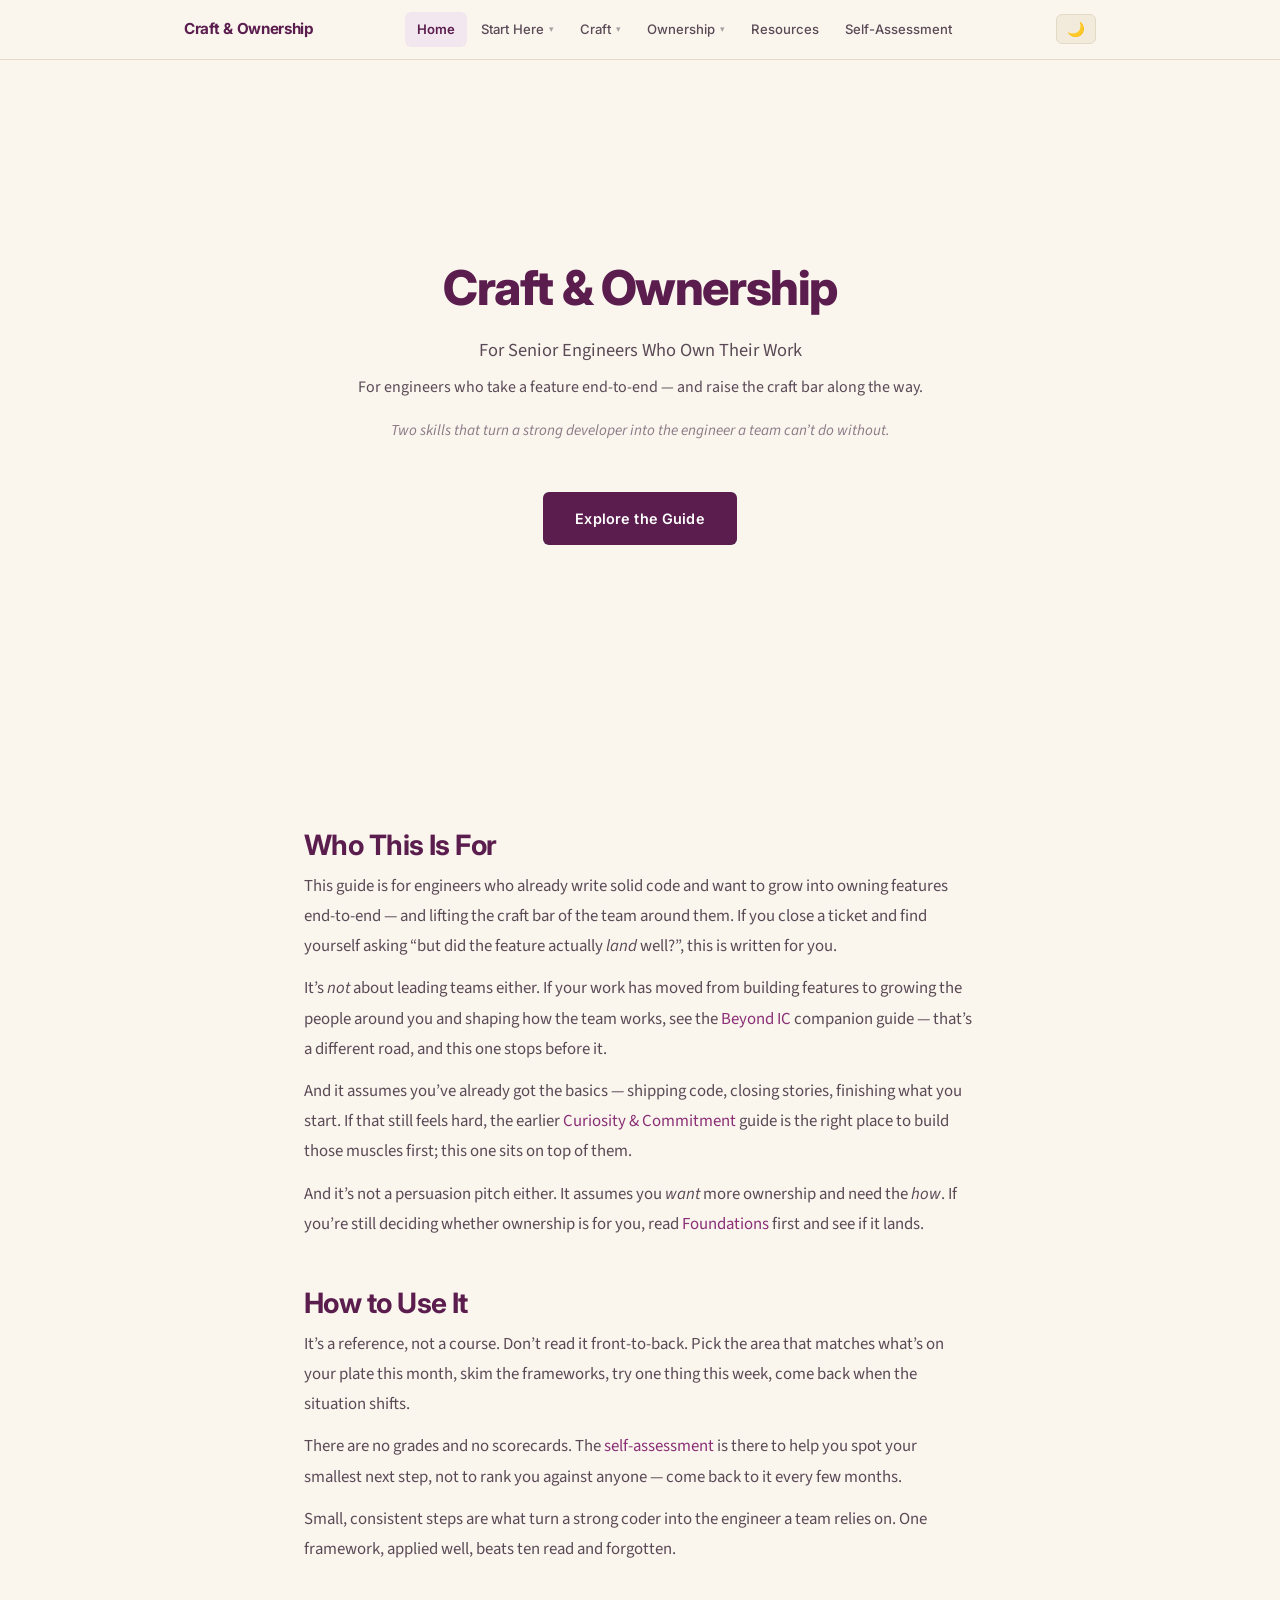
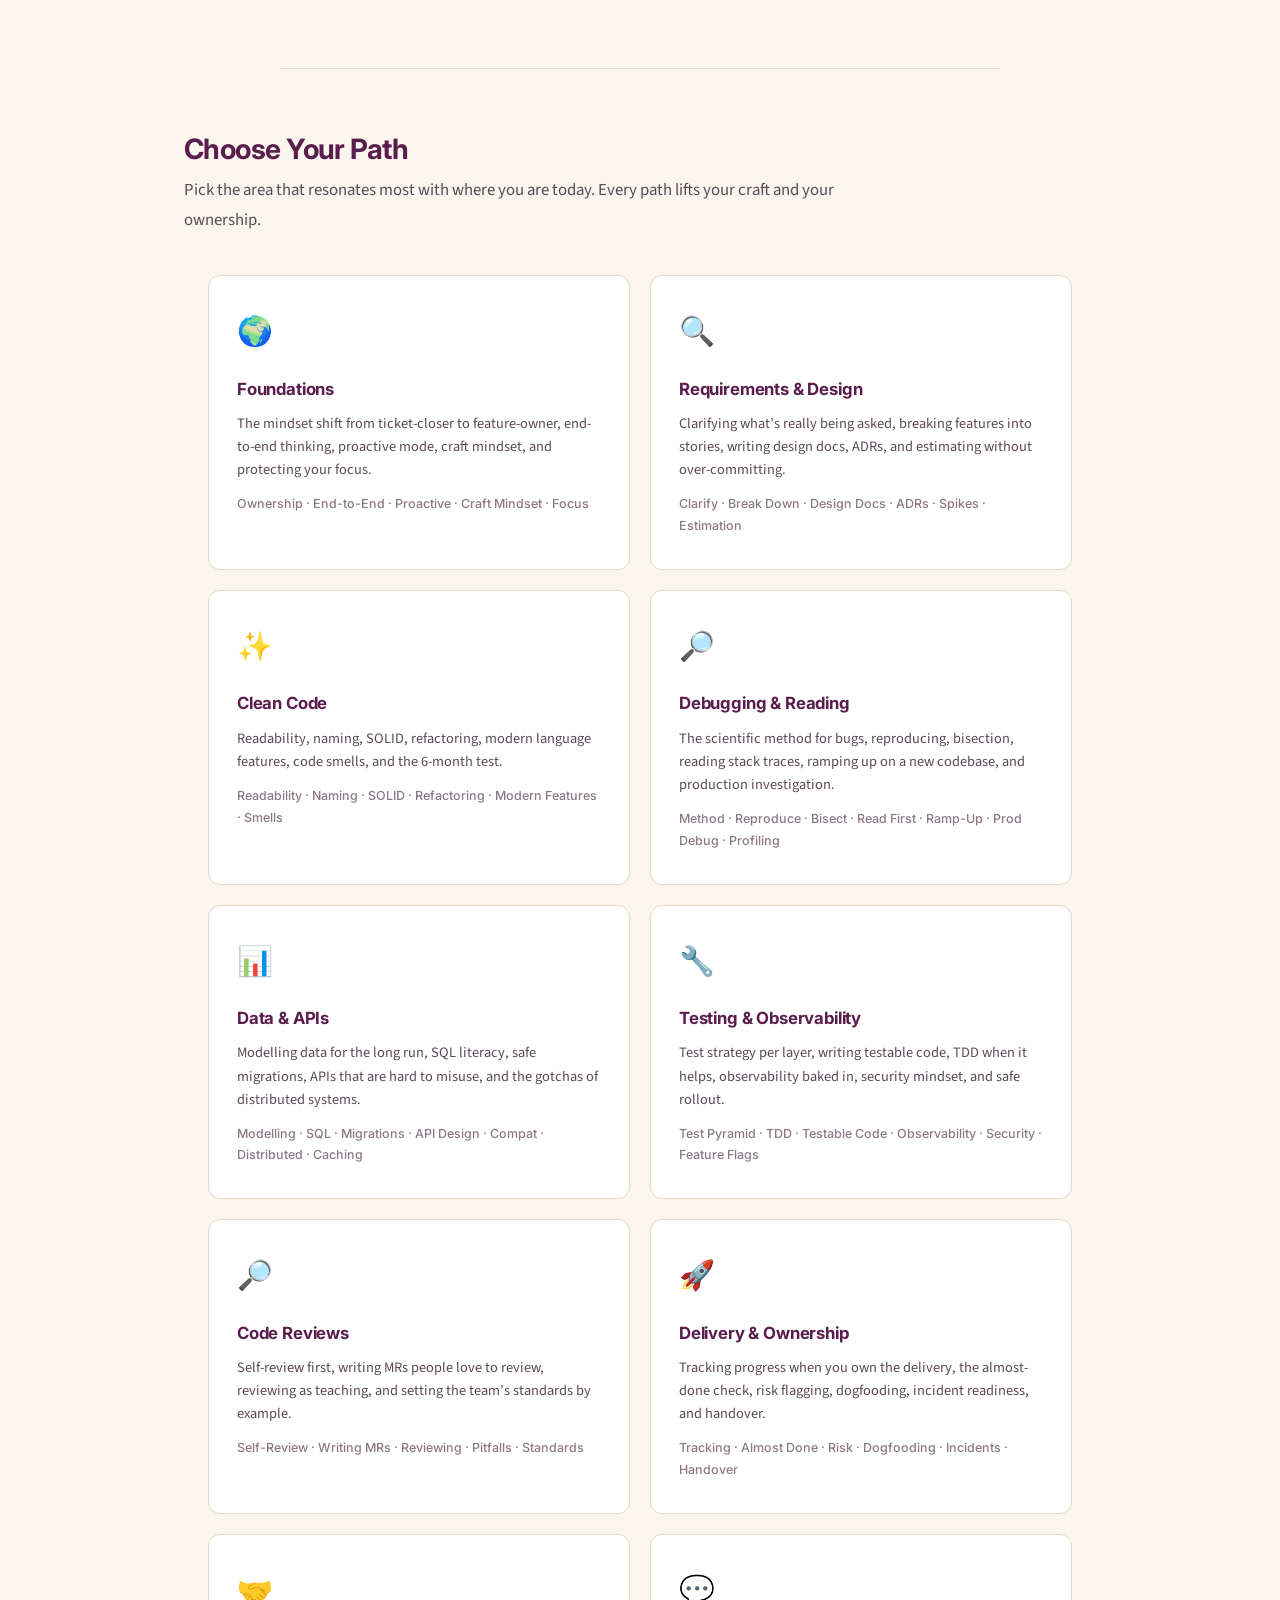
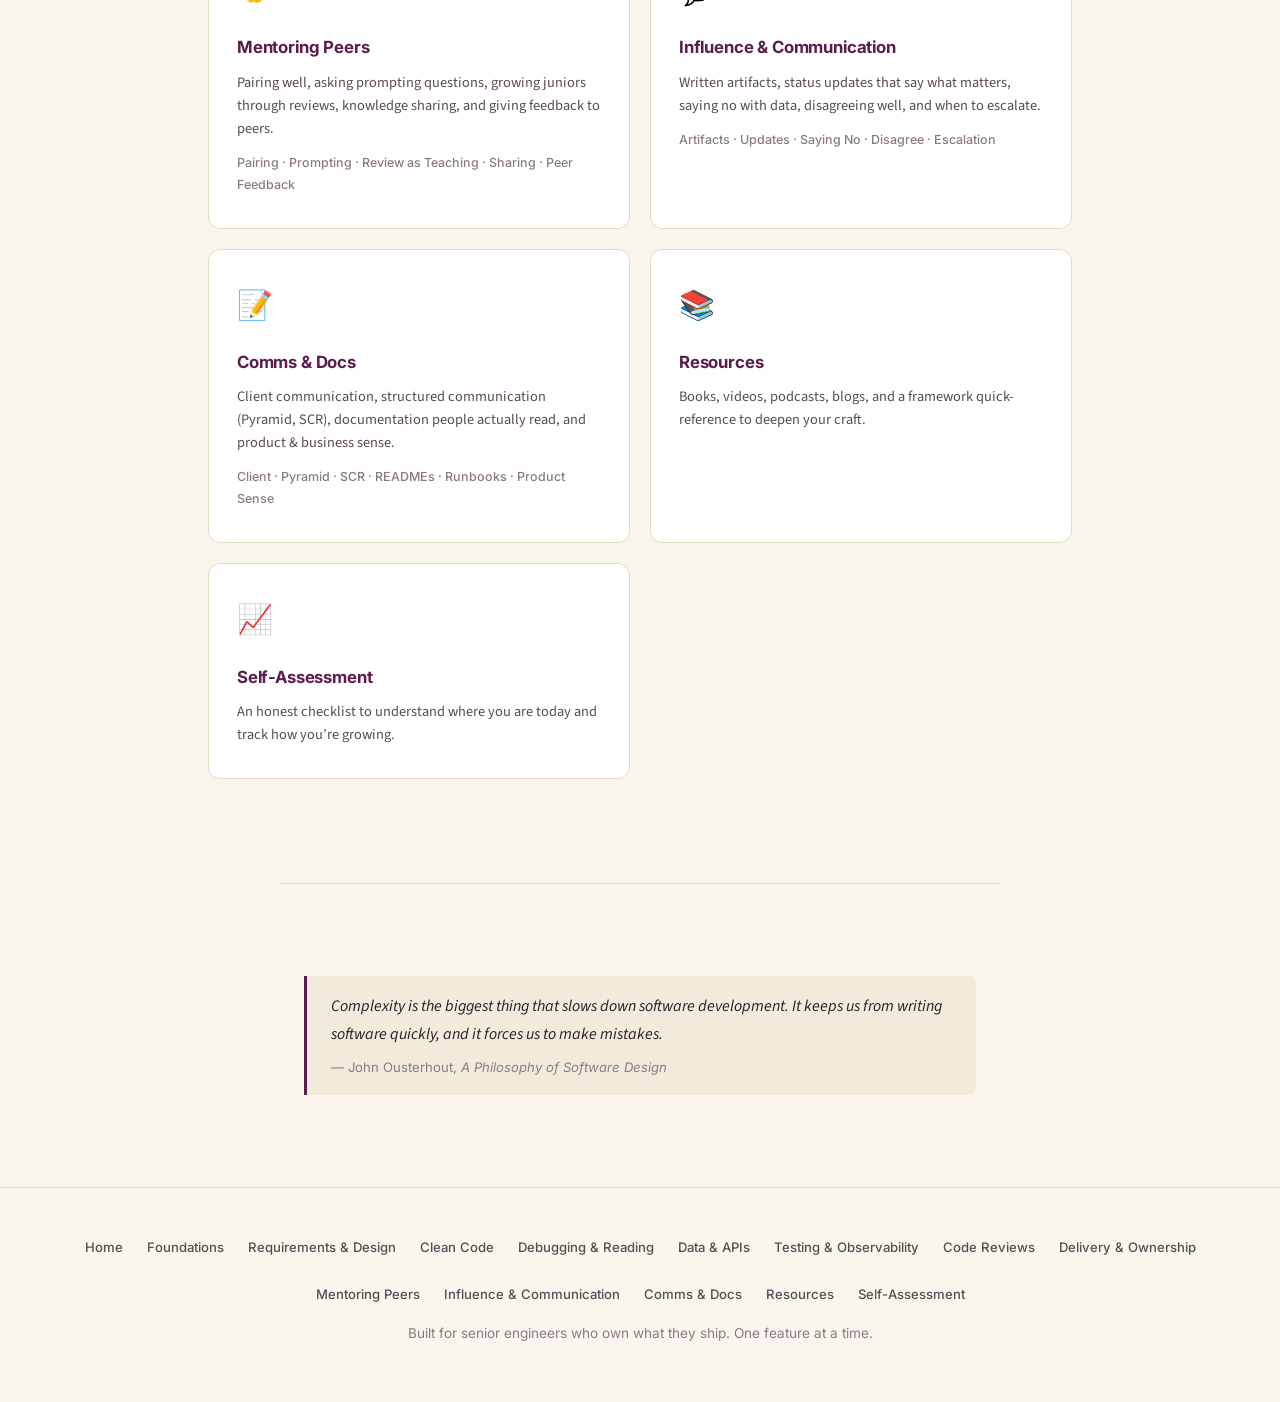
<file: index.html>
<!DOCTYPE html>
<html lang="en" data-theme="light">
<head>
  <meta charset="UTF-8">
  <meta name="viewport" content="width=device-width, initial-scale=1.0">
  <title>Craft &amp; Ownership &mdash; For Senior Engineers Who Own Their Work</title>
  <link rel="preconnect" href="https://fonts.googleapis.com">
  <link rel="preconnect" href="https://fonts.gstatic.com" crossorigin>
  <link href="https://fonts.googleapis.com/css2?family=Inter:wght@400;500;600;700;800&family=Source+Sans+3:wght@400;500;600;700&display=swap" rel="stylesheet">
  <link rel="stylesheet" href="css/styles.css">
</head>
<body data-current-page="index">

  <!-- ─── NAV ─── -->
  <nav id="navbar">
    <div class="nav-inner">
      <a href="index.html" class="nav-brand">Craft &amp; Ownership</a>
      <div class="nav-links" id="navLinks">
        <a href="index.html">Home</a>
        <div class="nav-dropdown">
          <button class="nav-dropdown-toggle">Start Here</button>
          <div class="nav-dropdown-menu">
            <a href="foundations.html">Foundations</a>
            <a href="requirements-design.html">Requirements &amp; Design</a>
          </div>
        </div>
        <div class="nav-dropdown">
          <button class="nav-dropdown-toggle">Craft</button>
          <div class="nav-dropdown-menu">
            <a href="clean-code.html">Clean Code</a>
            <a href="debugging-reading.html">Debugging &amp; Reading</a>
            <a href="data-api.html">Data &amp; APIs</a>
            <a href="testing-observability.html">Testing &amp; Observability</a>
            <a href="code-reviews.html">Code Reviews</a>
          </div>
        </div>
        <div class="nav-dropdown">
          <button class="nav-dropdown-toggle">Ownership</button>
          <div class="nav-dropdown-menu">
            <a href="delivery-ownership.html">Delivery &amp; Ownership</a>
            <a href="mentoring-peers.html">Mentoring Peers</a>
            <a href="influence-communication.html">Influence &amp; Communication</a>
            <a href="communication-docs.html">Comms &amp; Docs</a>
          </div>
        </div>
        <a href="resources.html">Resources</a>
        <a href="self-assessment.html">Self-Assessment</a>
      </div>
      <div class="nav-right">
        <button class="theme-toggle" id="themeBtn" onclick="toggleTheme()" aria-label="Toggle dark mode">&#127769;</button>
        <button class="hamburger" onclick="toggleMenu()" aria-label="Open menu">&#9776;</button>
      </div>
    </div>
  </nav>

  <!-- ─── HERO ─── -->
  <div class="hero">
    <div class="hero-content">
      <h1>Craft &amp; Ownership</h1>
      <p class="subtitle">For Senior Engineers Who Own Their Work</p>
      <p class="subtitle" style="font-size:1rem;margin-top:-8px;">For engineers who take a feature end-to-end &mdash; and raise the craft bar along the way.</p>
      <p class="tagline">Two skills that turn a strong developer into the engineer a team can&rsquo;t do without.</p>
      <a href="#paths" class="cta-btn">Explore the Guide</a>
    </div>
  </div>

  <!-- ─── WHO THIS IS FOR ─── -->
  <section class="fade-in">
    <h2>Who This Is For</h2>
    <div class="section-intro">
      <p>This guide is for engineers who already write solid code and want to grow into owning features end-to-end &mdash; and lifting the craft bar of the team around them. If you close a ticket and find yourself asking &ldquo;but did the feature actually <em>land</em> well?&rdquo;, this is written for you.</p>
      <p>It&rsquo;s <em>not</em> about leading teams either. If your work has moved from building features to growing the people around you and shaping how the team works, see the <a href="https://sujitkamthe.github.io/beyond-ic/" target="_blank" rel="noopener">Beyond IC</a> companion guide &mdash; that&rsquo;s a different road, and this one stops before it.</p>
      <p>And it assumes you&rsquo;ve already got the basics &mdash; shipping code, closing stories, finishing what you start. If that still feels hard, the earlier <a href="https://sujitkamthe.github.io/curiosity-commitment/" target="_blank" rel="noopener">Curiosity &amp; Commitment</a> guide is the right place to build those muscles first; this one sits on top of them.</p>
      <p>And it&rsquo;s not a persuasion pitch either. It assumes you <em>want</em> more ownership and need the <em>how</em>. If you&rsquo;re still deciding whether ownership is for you, read <a href="foundations.html">Foundations</a> first and see if it lands.</p>
    </div>

    <h2 style="margin-top:48px;">How to Use It</h2>
    <div class="section-intro">
      <p>It&rsquo;s a reference, not a course. Don&rsquo;t read it front-to-back. Pick the area that matches what&rsquo;s on your plate this month, skim the frameworks, try one thing this week, come back when the situation shifts.</p>
      <p>There are no grades and no scorecards. The <a href="self-assessment.html">self-assessment</a> is there to help you spot your smallest next step, not to rank you against anyone &mdash; come back to it every few months.</p>
      <p>Small, consistent steps are what turn a strong coder into the engineer a team relies on. One framework, applied well, beats ten read and forgotten.</p>
    </div>
  </section>

  <div class="section-divider"></div>

  <!-- ─── CHOOSE YOUR PATH ─── -->
  <section class="wide fade-in" id="paths">
    <h2>Choose Your Path</h2>
    <p class="section-intro">Pick the area that resonates most with where you are today. Every path lifts your craft and your ownership.</p>

    <div class="path-grid">

      <a href="foundations.html" class="path-card">
        <span class="path-icon">&#127757;</span>
        <h3>Foundations</h3>
        <p>The mindset shift from ticket-closer to feature-owner, end-to-end thinking, proactive mode, craft mindset, and protecting your focus.</p>
        <div class="path-chapters">Ownership &middot; End-to-End &middot; Proactive &middot; Craft Mindset &middot; Focus</div>
      </a>

      <a href="requirements-design.html" class="path-card">
        <span class="path-icon">&#128269;</span>
        <h3>Requirements &amp; Design</h3>
        <p>Clarifying what&rsquo;s really being asked, breaking features into stories, writing design docs, ADRs, and estimating without over-committing.</p>
        <div class="path-chapters">Clarify &middot; Break Down &middot; Design Docs &middot; ADRs &middot; Spikes &middot; Estimation</div>
      </a>

      <a href="clean-code.html" class="path-card">
        <span class="path-icon">&#10024;</span>
        <h3>Clean Code</h3>
        <p>Readability, naming, SOLID, refactoring, modern language features, code smells, and the 6-month test.</p>
        <div class="path-chapters">Readability &middot; Naming &middot; SOLID &middot; Refactoring &middot; Modern Features &middot; Smells</div>
      </a>

      <a href="debugging-reading.html" class="path-card">
        <span class="path-icon">&#128270;</span>
        <h3>Debugging &amp; Reading</h3>
        <p>The scientific method for bugs, reproducing, bisection, reading stack traces, ramping up on a new codebase, and production investigation.</p>
        <div class="path-chapters">Method &middot; Reproduce &middot; Bisect &middot; Read First &middot; Ramp-Up &middot; Prod Debug &middot; Profiling</div>
      </a>

      <a href="data-api.html" class="path-card">
        <span class="path-icon">&#128202;</span>
        <h3>Data &amp; APIs</h3>
        <p>Modelling data for the long run, SQL literacy, safe migrations, APIs that are hard to misuse, and the gotchas of distributed systems.</p>
        <div class="path-chapters">Modelling &middot; SQL &middot; Migrations &middot; API Design &middot; Compat &middot; Distributed &middot; Caching</div>
      </a>

      <a href="testing-observability.html" class="path-card">
        <span class="path-icon">&#128295;</span>
        <h3>Testing &amp; Observability</h3>
        <p>Test strategy per layer, writing testable code, TDD when it helps, observability baked in, security mindset, and safe rollout.</p>
        <div class="path-chapters">Test Pyramid &middot; TDD &middot; Testable Code &middot; Observability &middot; Security &middot; Feature Flags</div>
      </a>

      <a href="code-reviews.html" class="path-card">
        <span class="path-icon">&#128270;</span>
        <h3>Code Reviews</h3>
        <p>Self-review first, writing MRs people love to review, reviewing as teaching, and setting the team&rsquo;s standards by example.</p>
        <div class="path-chapters">Self-Review &middot; Writing MRs &middot; Reviewing &middot; Pitfalls &middot; Standards</div>
      </a>

      <a href="delivery-ownership.html" class="path-card">
        <span class="path-icon">&#128640;</span>
        <h3>Delivery &amp; Ownership</h3>
        <p>Tracking progress when you own the delivery, the almost-done check, risk flagging, dogfooding, incident readiness, and handover.</p>
        <div class="path-chapters">Tracking &middot; Almost Done &middot; Risk &middot; Dogfooding &middot; Incidents &middot; Handover</div>
      </a>

      <a href="mentoring-peers.html" class="path-card">
        <span class="path-icon">&#129309;</span>
        <h3>Mentoring Peers</h3>
        <p>Pairing well, asking prompting questions, growing juniors through reviews, knowledge sharing, and giving feedback to peers.</p>
        <div class="path-chapters">Pairing &middot; Prompting &middot; Review as Teaching &middot; Sharing &middot; Peer Feedback</div>
      </a>

      <a href="influence-communication.html" class="path-card">
        <span class="path-icon">&#128172;</span>
        <h3>Influence &amp; Communication</h3>
        <p>Written artifacts, status updates that say what matters, saying no with data, disagreeing well, and when to escalate.</p>
        <div class="path-chapters">Artifacts &middot; Updates &middot; Saying No &middot; Disagree &middot; Escalation</div>
      </a>

      <a href="communication-docs.html" class="path-card">
        <span class="path-icon">&#128221;</span>
        <h3>Comms &amp; Docs</h3>
        <p>Client communication, structured communication (Pyramid, SCR), documentation people actually read, and product &amp; business sense.</p>
        <div class="path-chapters">Client &middot; Pyramid &middot; SCR &middot; READMEs &middot; Runbooks &middot; Product Sense</div>
      </a>

      <a href="resources.html" class="path-card">
        <span class="path-icon">&#128218;</span>
        <h3>Resources</h3>
        <p>Books, videos, podcasts, blogs, and a framework quick-reference to deepen your craft.</p>
      </a>

      <a href="self-assessment.html" class="path-card">
        <span class="path-icon">&#128200;</span>
        <h3>Self-Assessment</h3>
        <p>An honest checklist to understand where you are today and track how you&rsquo;re growing.</p>
      </a>

    </div>
  </section>

  <div class="section-divider"></div>

  <!-- ─── CLOSING QUOTE ─── -->
  <section class="fade-in">
    <div class="quote">
      <p>Complexity is the biggest thing that slows down software development. It keeps us from writing software quickly, and it forces us to make mistakes.</p>
      <div class="attribution">&mdash; John Ousterhout, <em>A Philosophy of Software Design</em></div>
    </div>
  </section>

  <!-- ─── FOOTER ─── -->
  <footer>
    <div class="footer-links">
      <a href="index.html">Home</a>
      <a href="foundations.html">Foundations</a>
      <a href="requirements-design.html">Requirements &amp; Design</a>
      <a href="clean-code.html">Clean Code</a>
      <a href="debugging-reading.html">Debugging &amp; Reading</a>
      <a href="data-api.html">Data &amp; APIs</a>
      <a href="testing-observability.html">Testing &amp; Observability</a>
      <a href="code-reviews.html">Code Reviews</a>
      <a href="delivery-ownership.html">Delivery &amp; Ownership</a>
      <a href="mentoring-peers.html">Mentoring Peers</a>
      <a href="influence-communication.html">Influence &amp; Communication</a>
      <a href="communication-docs.html">Comms &amp; Docs</a>
      <a href="resources.html">Resources</a>
      <a href="self-assessment.html">Self-Assessment</a>
    </div>
    <p>Built for senior engineers who own what they ship. One feature at a time.</p>
  </footer>

  <script src="js/script.js"></script>
</body>
</html>
</file>
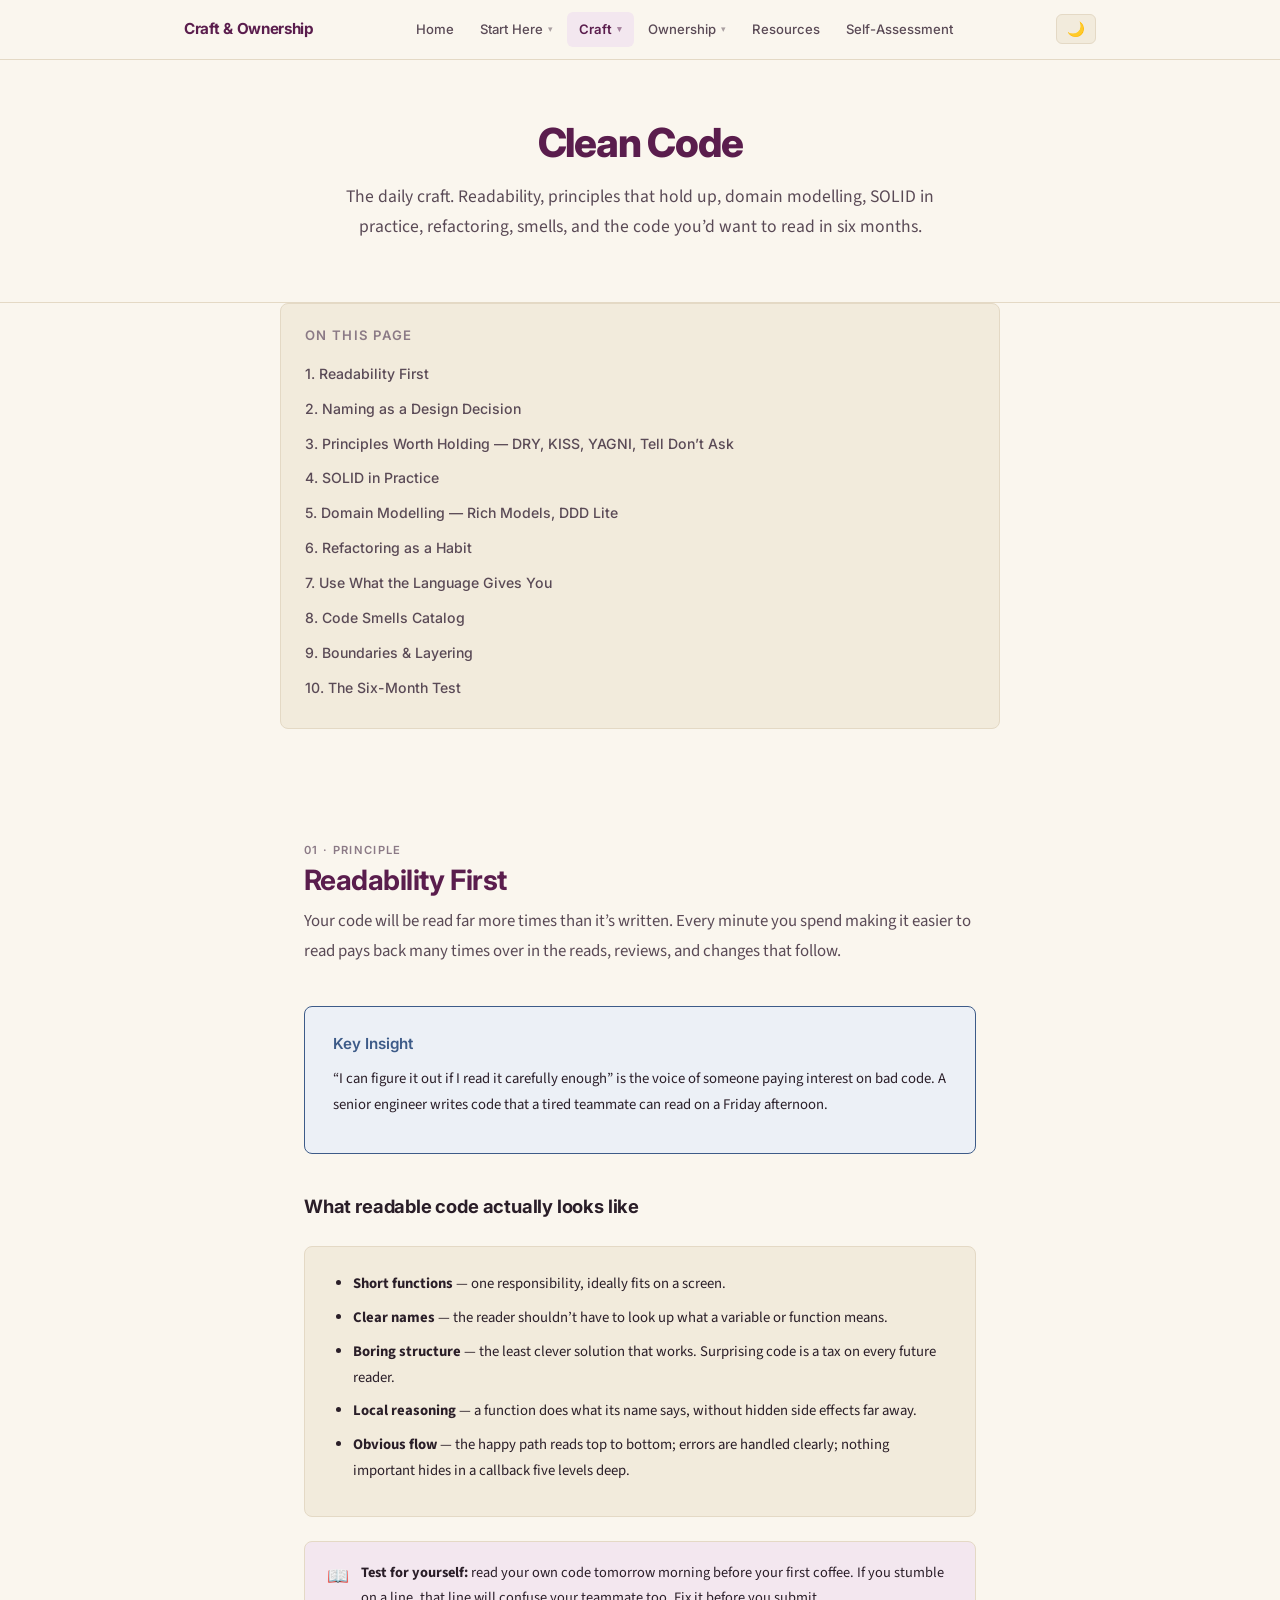
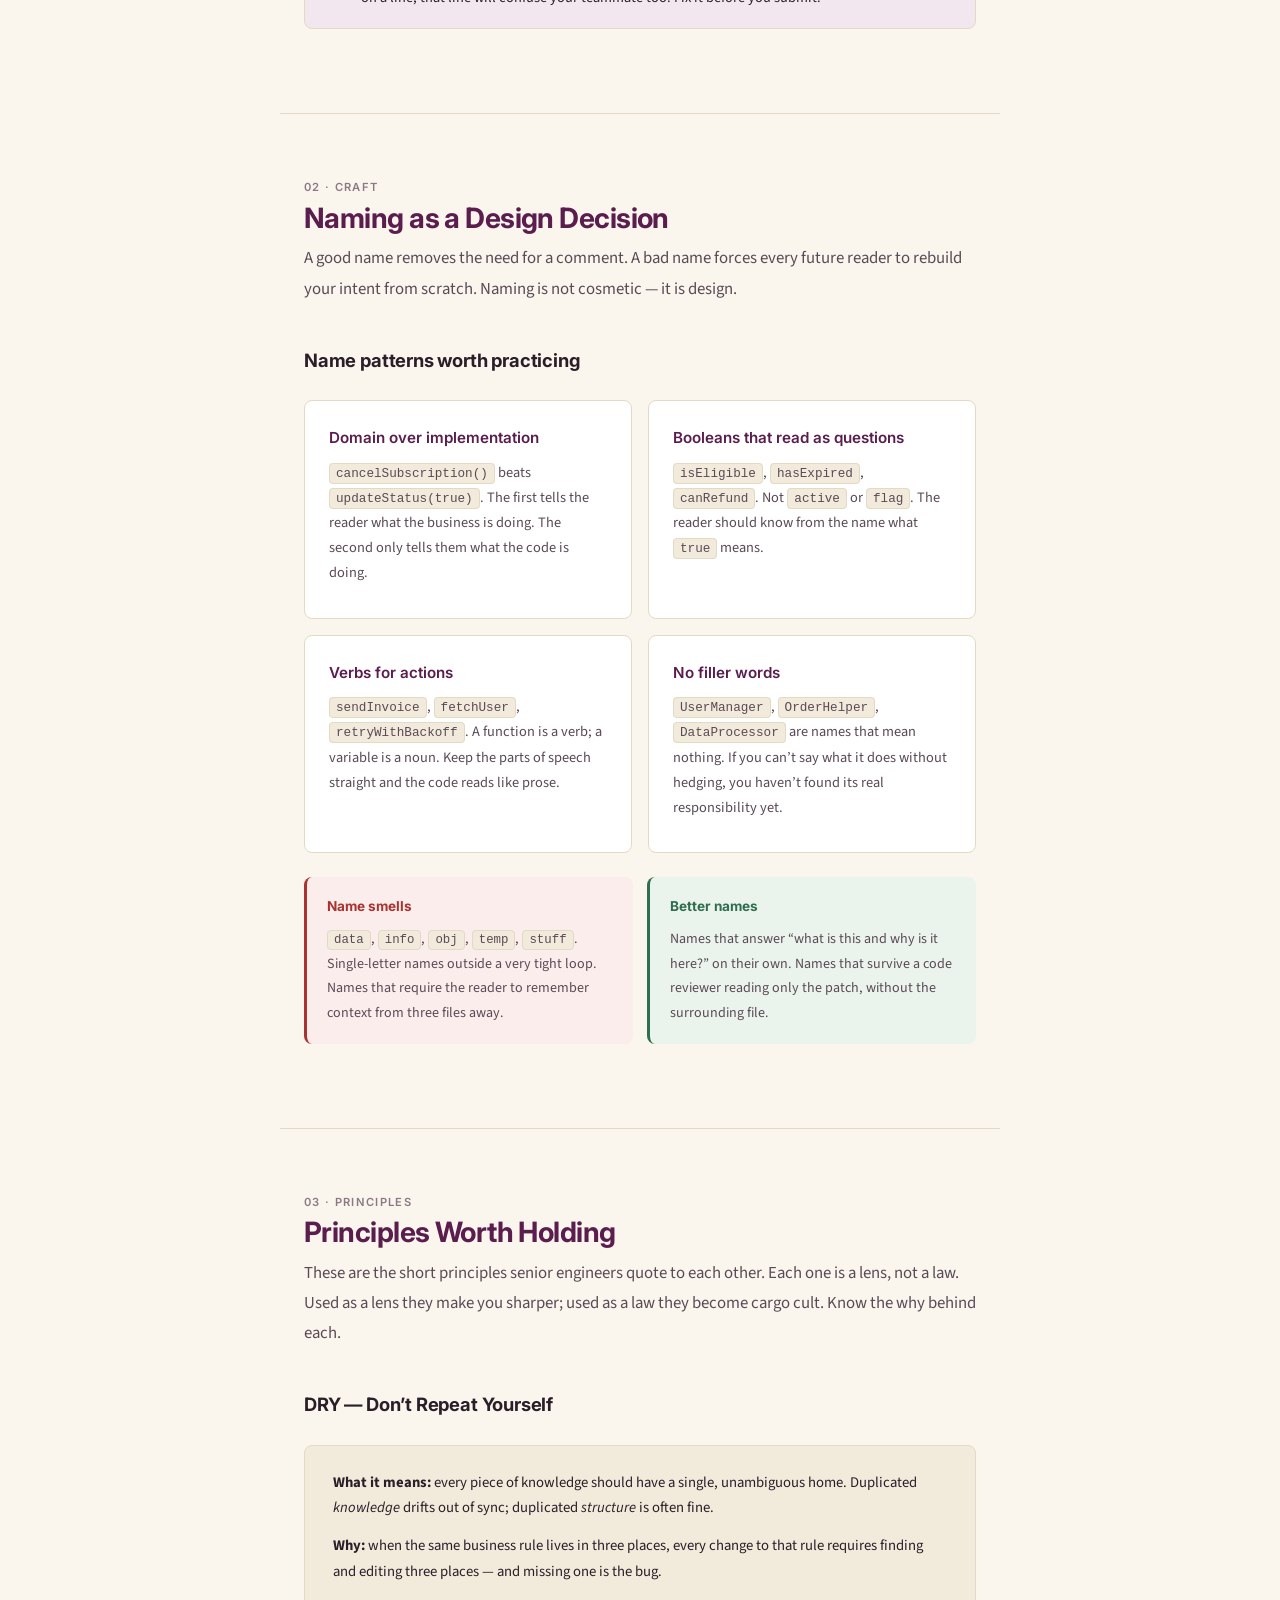
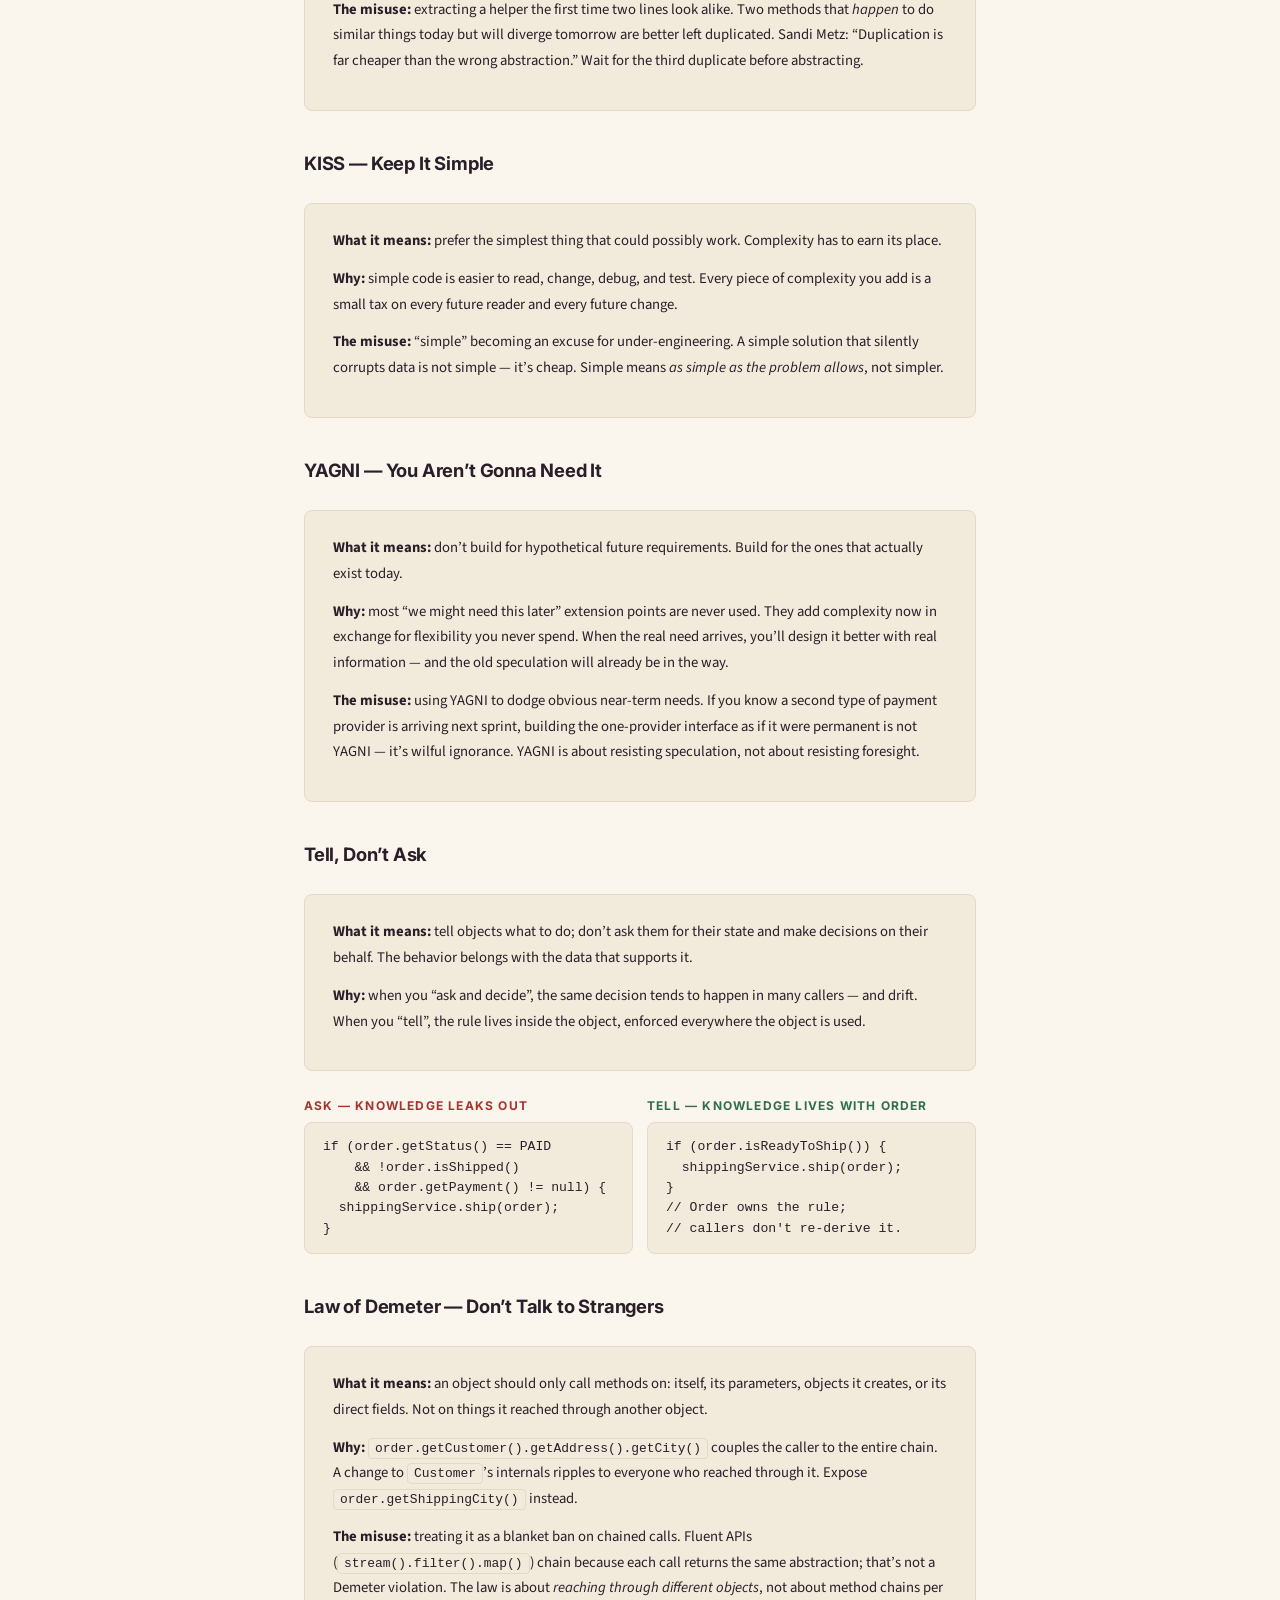
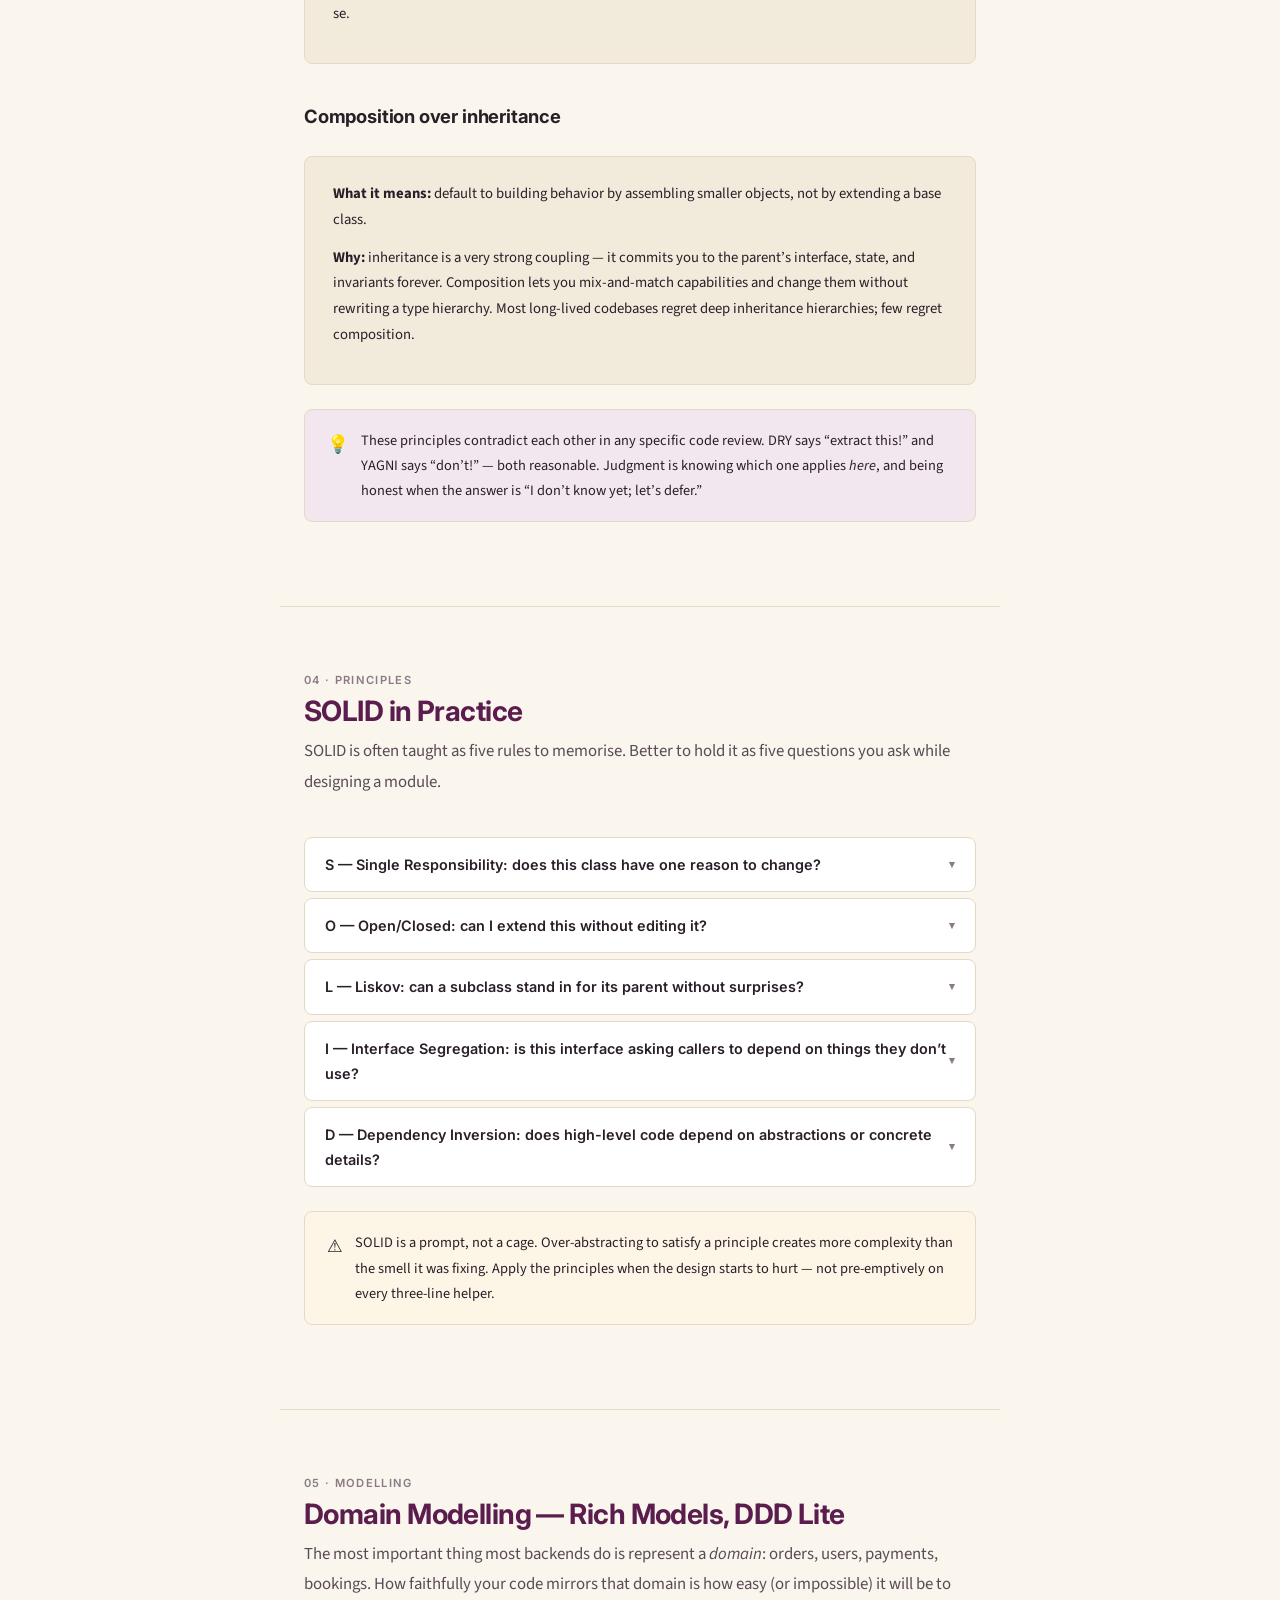
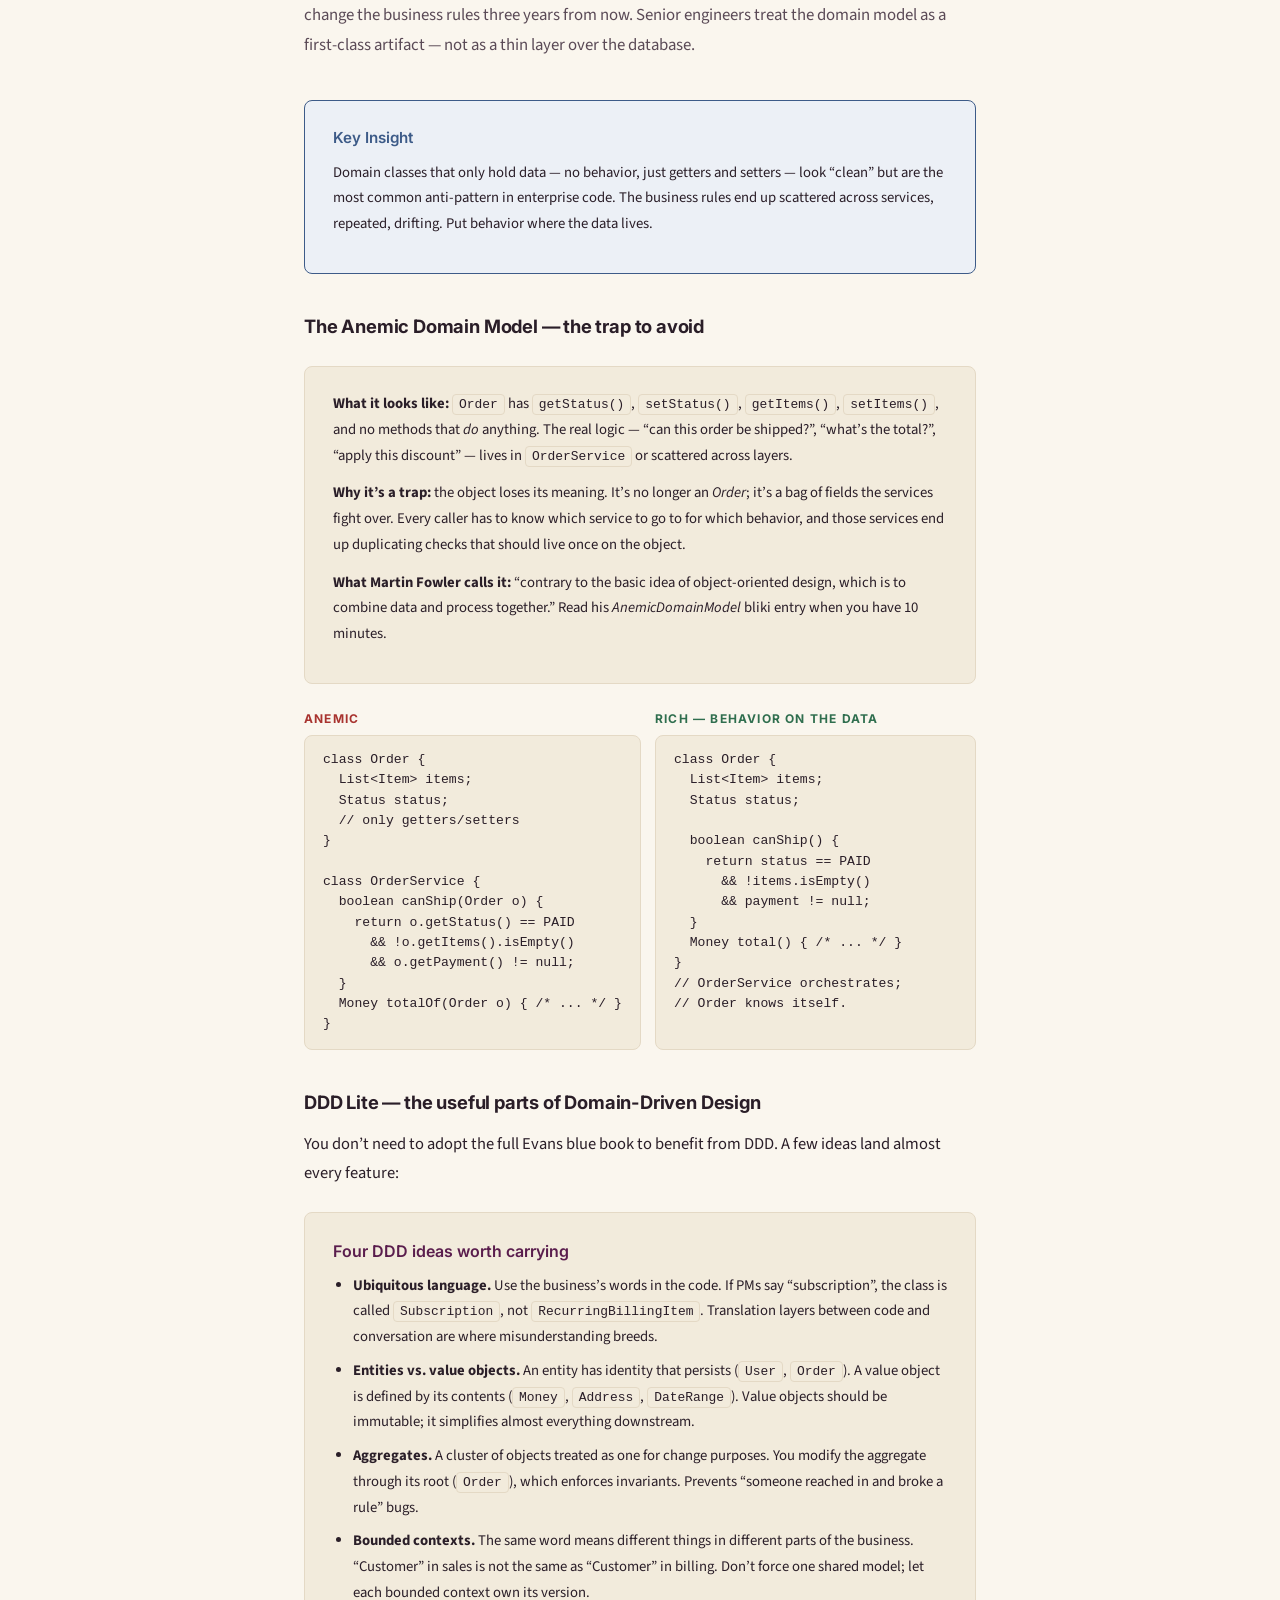
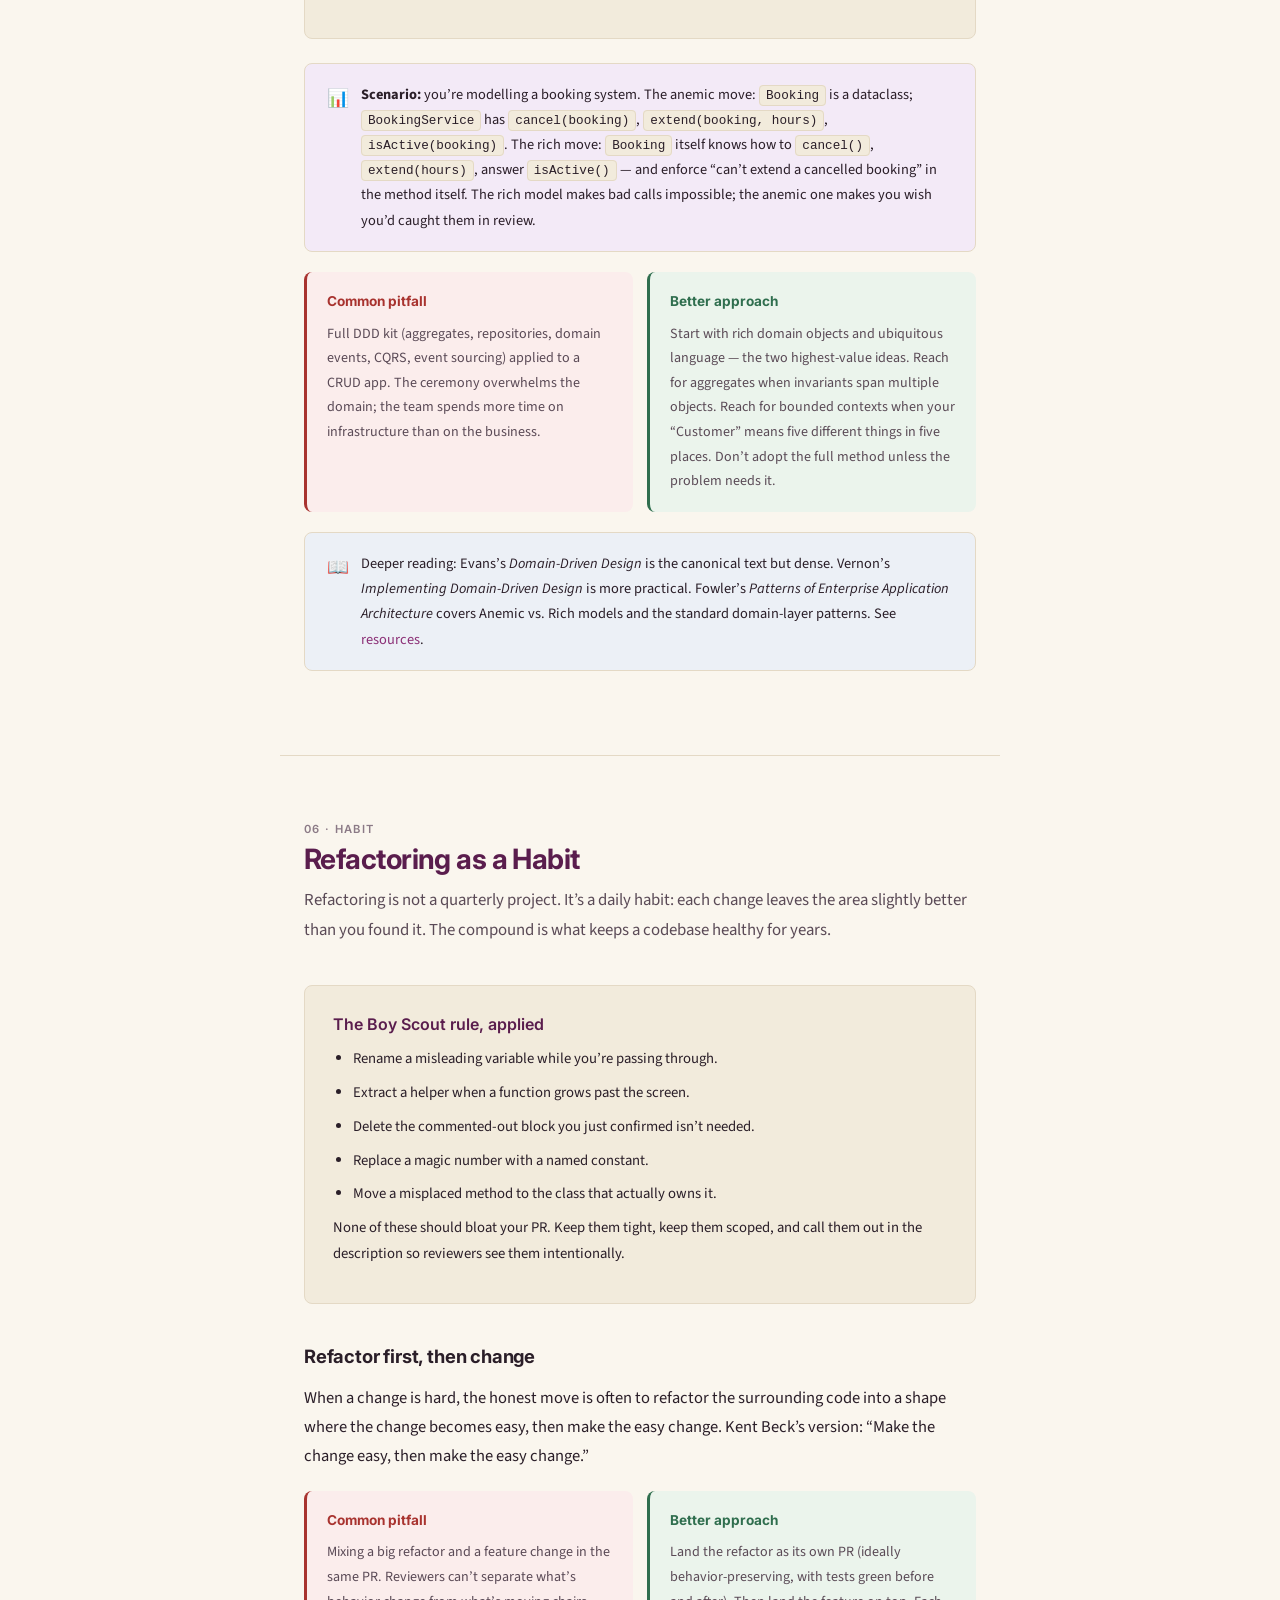
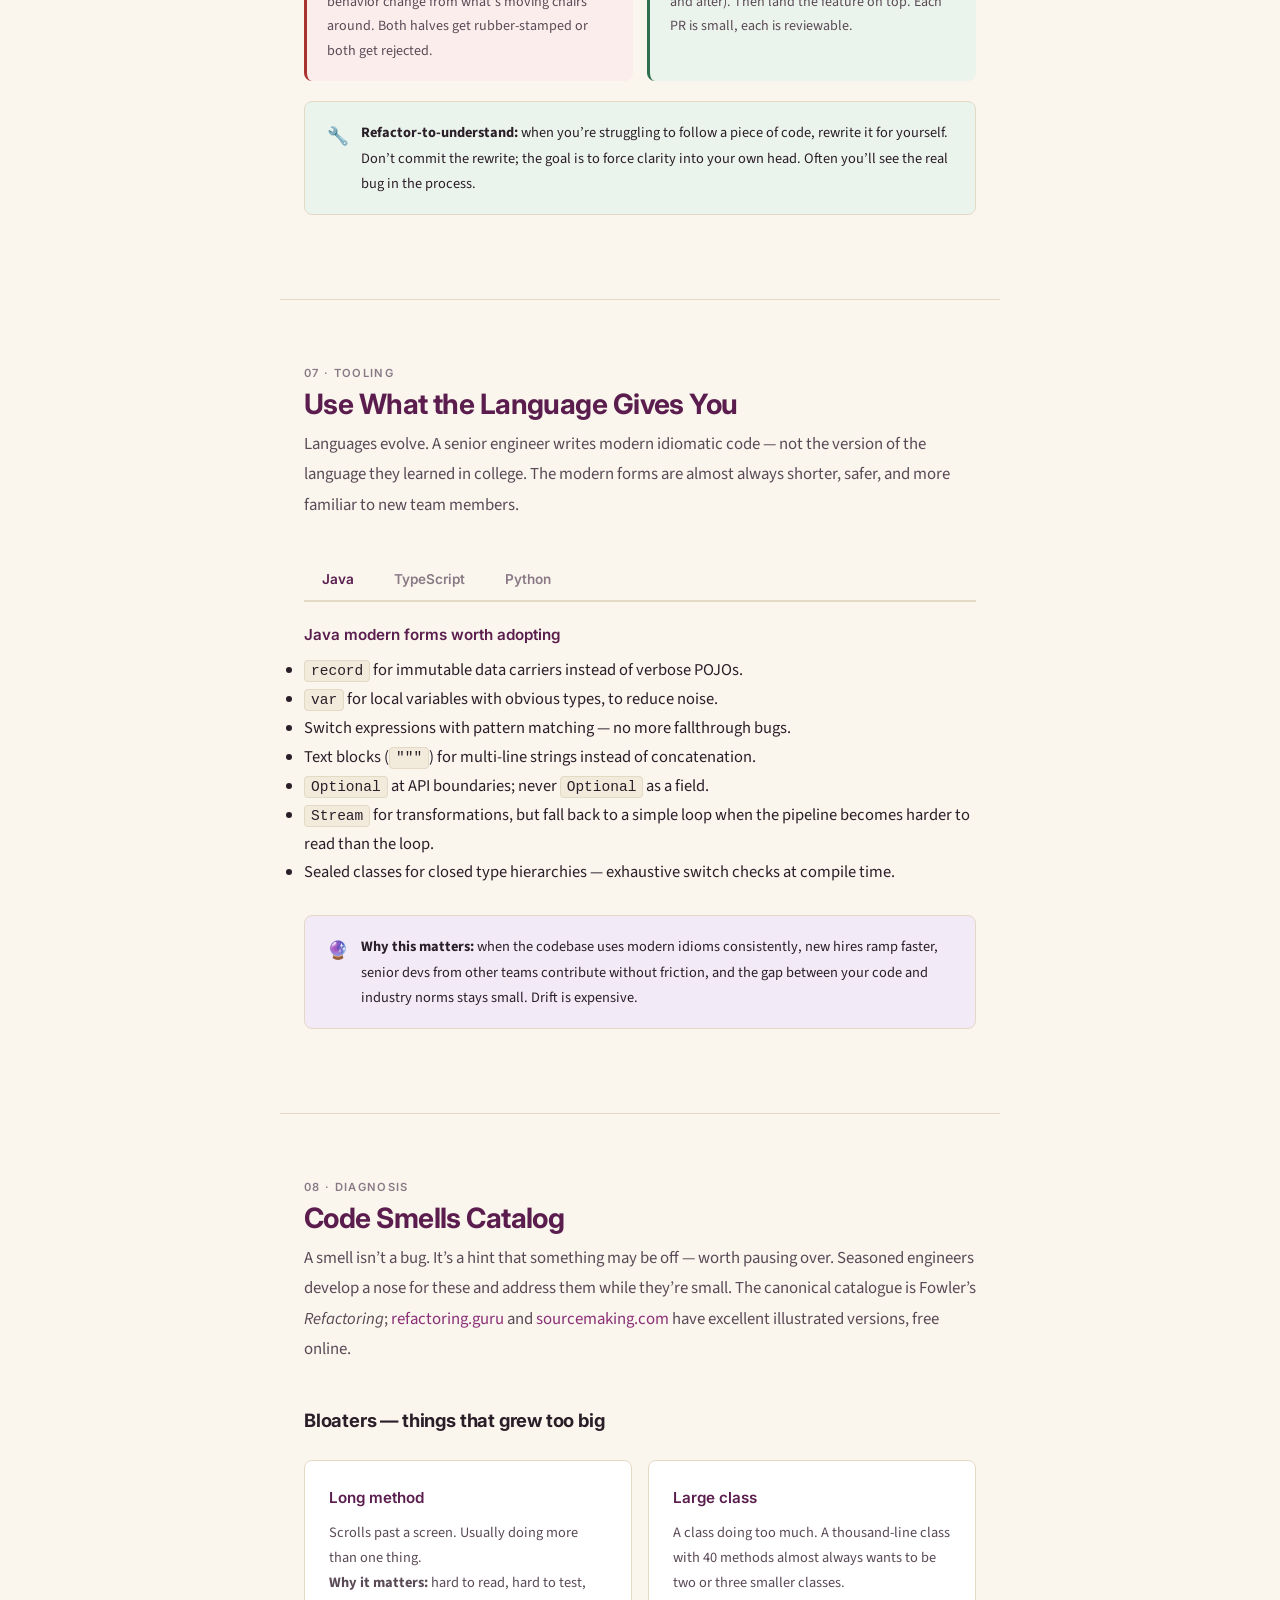
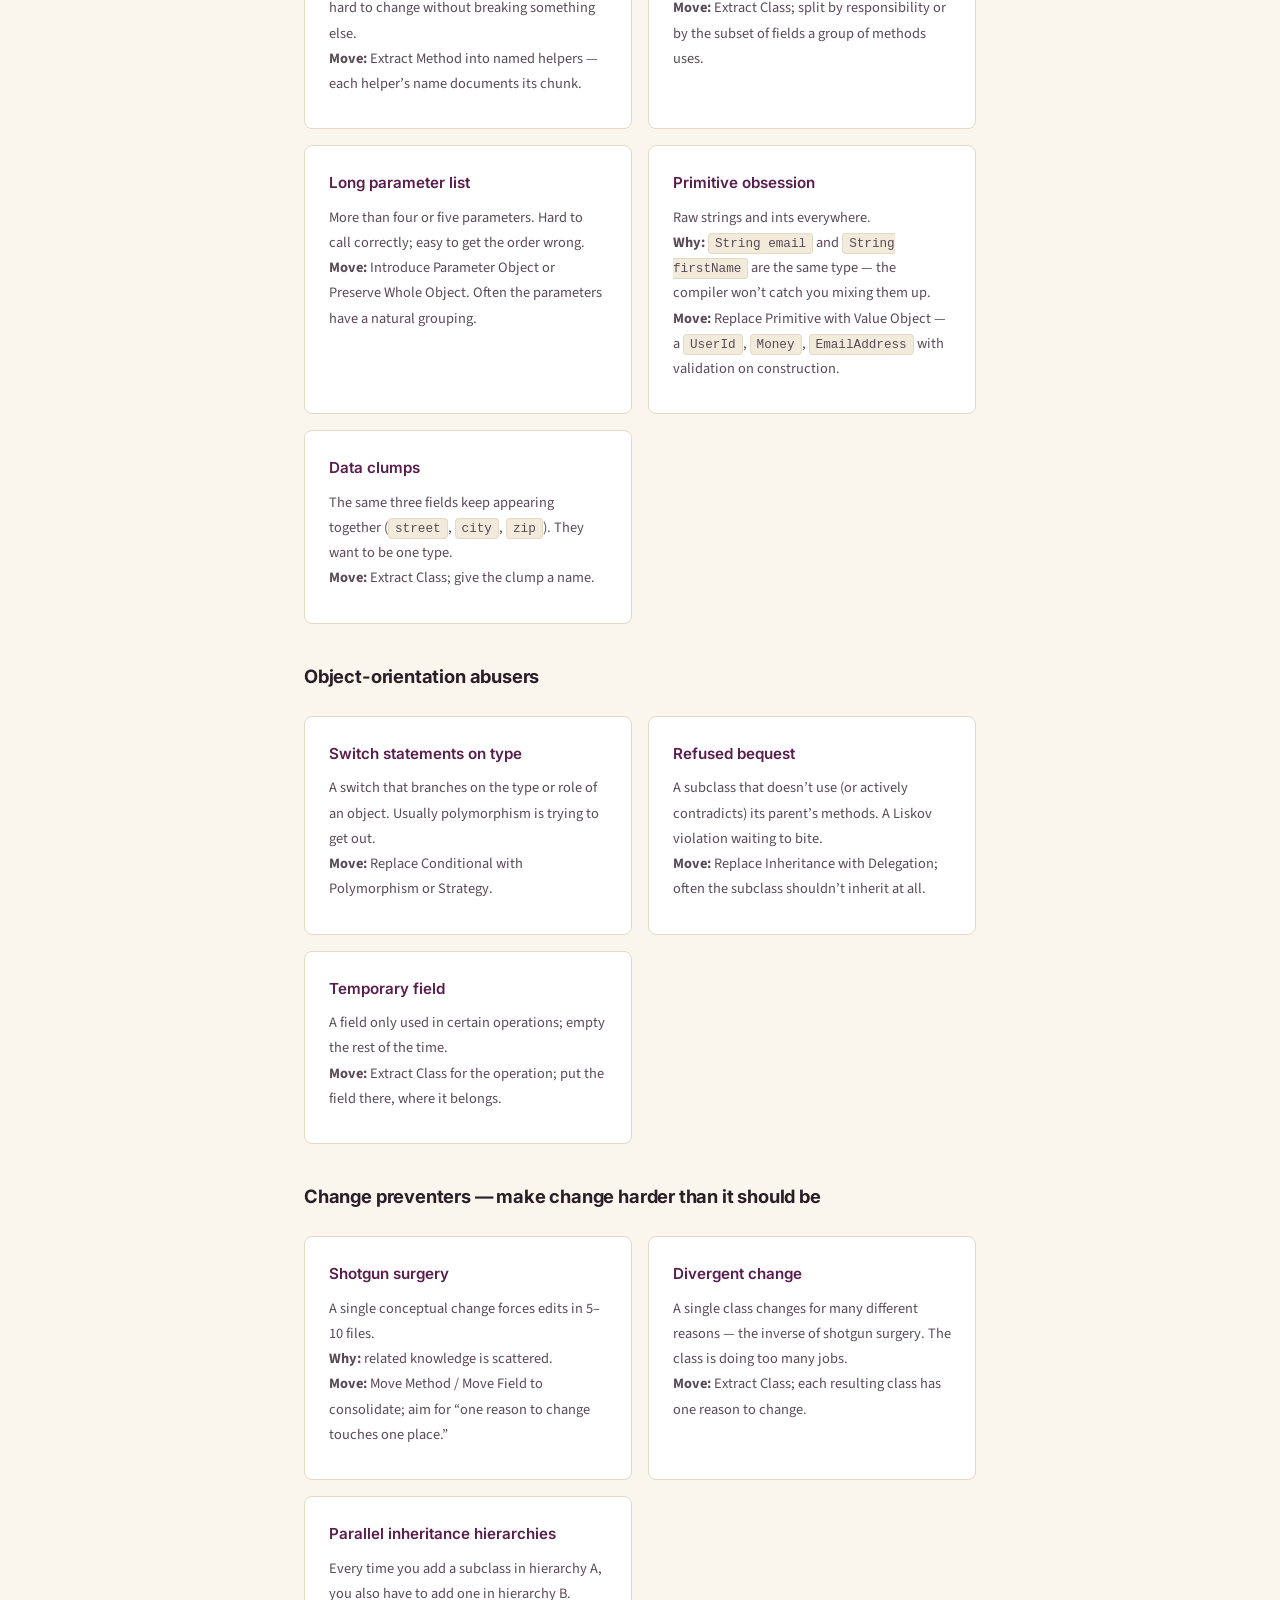
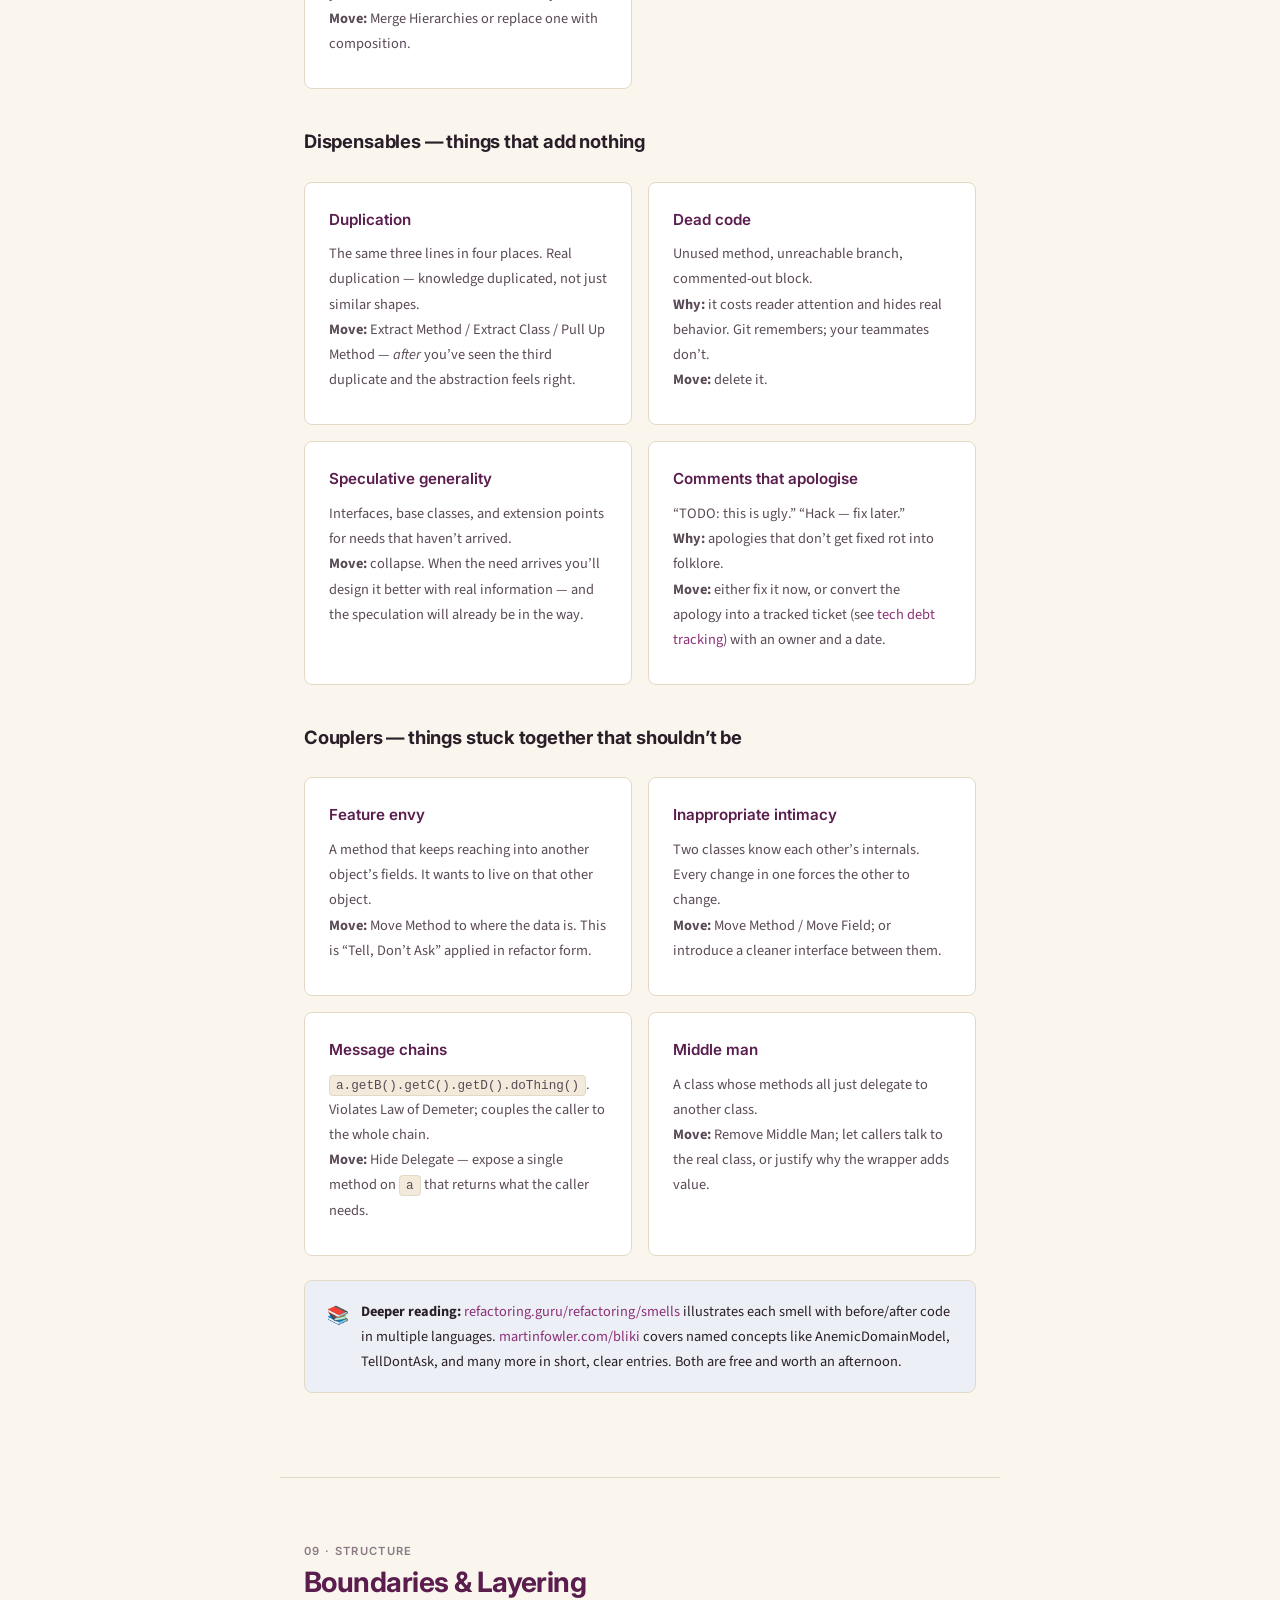
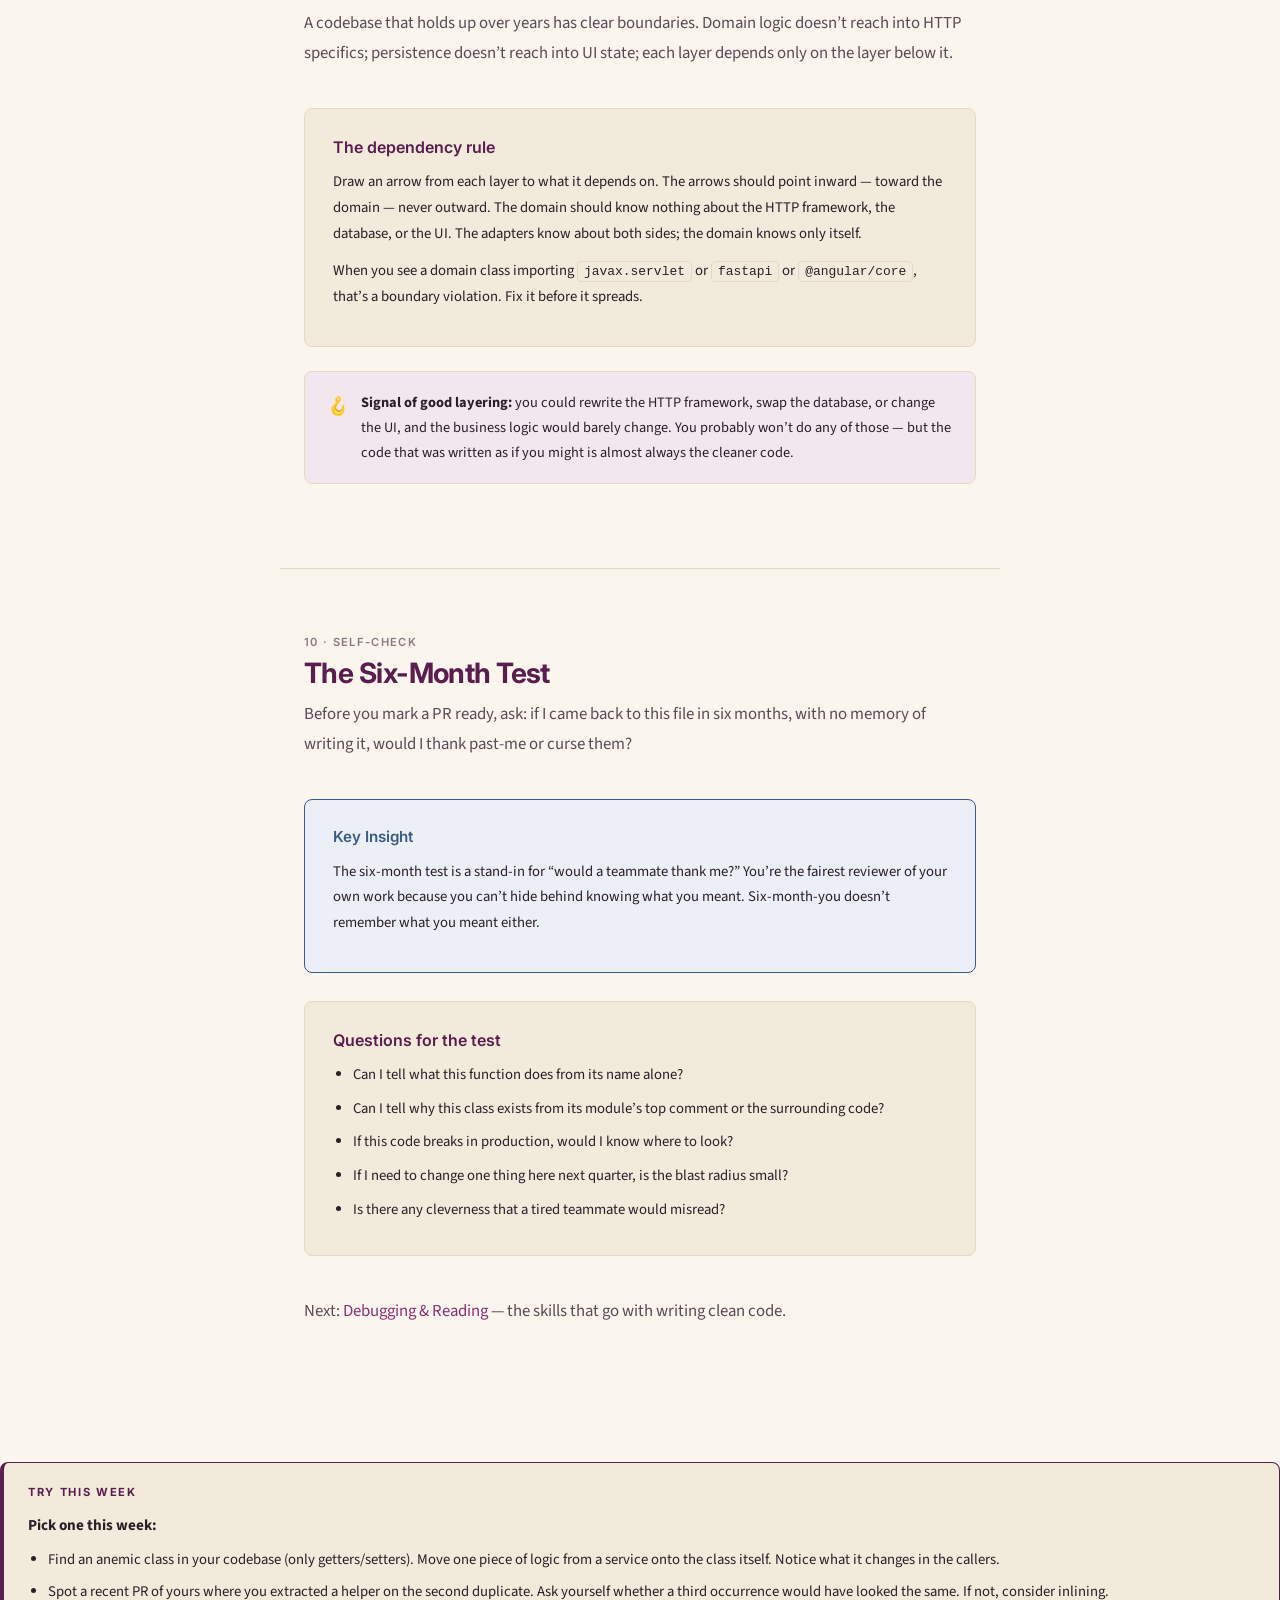
<file: clean-code.html>
<!DOCTYPE html>
<html lang="en" data-theme="light">
<head>
  <meta charset="UTF-8">
  <meta name="viewport" content="width=device-width, initial-scale=1.0">
  <title>Clean Code &mdash; Craft &amp; Ownership</title>
  <link rel="preconnect" href="https://fonts.googleapis.com">
  <link rel="preconnect" href="https://fonts.gstatic.com" crossorigin>
  <link href="https://fonts.googleapis.com/css2?family=Inter:wght@400;500;600;700;800&family=Source+Sans+3:wght@400;500;600;700&display=swap" rel="stylesheet">
  <link rel="stylesheet" href="css/styles.css">
</head>
<body data-current-page="clean-code.html">

  <nav id="navbar">
    <div class="nav-inner">
      <a href="index.html" class="nav-brand">Craft &amp; Ownership</a>
      <div class="nav-links" id="navLinks">
        <a href="index.html">Home</a>
        <div class="nav-dropdown">
          <button class="nav-dropdown-toggle">Start Here</button>
          <div class="nav-dropdown-menu">
            <a href="foundations.html">Foundations</a>
            <a href="requirements-design.html">Requirements &amp; Design</a>
          </div>
        </div>
        <div class="nav-dropdown">
          <button class="nav-dropdown-toggle">Craft</button>
          <div class="nav-dropdown-menu">
            <a href="clean-code.html">Clean Code</a>
            <a href="debugging-reading.html">Debugging &amp; Reading</a>
            <a href="data-api.html">Data &amp; APIs</a>
            <a href="testing-observability.html">Testing &amp; Observability</a>
            <a href="code-reviews.html">Code Reviews</a>
          </div>
        </div>
        <div class="nav-dropdown">
          <button class="nav-dropdown-toggle">Ownership</button>
          <div class="nav-dropdown-menu">
            <a href="delivery-ownership.html">Delivery &amp; Ownership</a>
            <a href="mentoring-peers.html">Mentoring Peers</a>
            <a href="influence-communication.html">Influence &amp; Communication</a>
            <a href="communication-docs.html">Comms &amp; Docs</a>
          </div>
        </div>
        <a href="resources.html">Resources</a>
        <a href="self-assessment.html">Self-Assessment</a>
      </div>
      <div class="nav-right">
        <button class="theme-toggle" id="themeBtn" onclick="toggleTheme()" aria-label="Toggle dark mode">&#127769;</button>
        <button class="hamburger" onclick="toggleMenu()" aria-label="Open menu">&#9776;</button>
      </div>
    </div>
  </nav>

  <div class="page-header">
    <h1>Clean Code</h1>
    <p class="subtitle">The daily craft. Readability, principles that hold up, domain modelling, SOLID in practice, refactoring, smells, and the code you&rsquo;d want to read in six months.</p>
  </div>

  <section class="page-toc">
    <h4>On This Page</h4>
    <ul>
      <li><a href="#readability">1. Readability First</a></li>
      <li><a href="#naming">2. Naming as a Design Decision</a></li>
      <li><a href="#principles">3. Principles Worth Holding &mdash; DRY, KISS, YAGNI, Tell Don&rsquo;t Ask</a></li>
      <li><a href="#solid">4. SOLID in Practice</a></li>
      <li><a href="#domain">5. Domain Modelling &mdash; Rich Models, DDD Lite</a></li>
      <li><a href="#refactoring">6. Refactoring as a Habit</a></li>
      <li><a href="#modern">7. Use What the Language Gives You</a></li>
      <li><a href="#smells">8. Code Smells Catalog</a></li>
      <li><a href="#boundaries">9. Boundaries &amp; Layering</a></li>
      <li><a href="#six-month">10. The Six-Month Test</a></li>
    </ul>
  </section>

  <!-- 1. Readability -->
  <section class="fade-in" id="readability">
    <span class="section-num">01 &middot; Principle</span>
    <h2>Readability First</h2>
    <p class="section-intro">Your code will be read far more times than it&rsquo;s written. Every minute you spend making it easier to read pays back many times over in the reads, reviews, and changes that follow.</p>

    <div class="key-insight">
      <h4>Key Insight</h4>
      <p>&ldquo;I can figure it out if I read it carefully enough&rdquo; is the voice of someone paying interest on bad code. A senior engineer writes code that a tired teammate can read on a Friday afternoon.</p>
    </div>

    <h3>What readable code actually looks like</h3>
    <div class="framework">
      <ul>
        <li><strong>Short functions</strong> &mdash; one responsibility, ideally fits on a screen.</li>
        <li><strong>Clear names</strong> &mdash; the reader shouldn&rsquo;t have to look up what a variable or function means.</li>
        <li><strong>Boring structure</strong> &mdash; the least clever solution that works. Surprising code is a tax on every future reader.</li>
        <li><strong>Local reasoning</strong> &mdash; a function does what its name says, without hidden side effects far away.</li>
        <li><strong>Obvious flow</strong> &mdash; the happy path reads top to bottom; errors are handled clearly; nothing important hides in a callback five levels deep.</li>
      </ul>
    </div>

    <div class="tip">
      <span class="tip-icon">&#128214;</span>
      <div>
        <p><strong>Test for yourself:</strong> read your own code tomorrow morning before your first coffee. If you stumble on a line, that line will confuse your teammate too. Fix it before you submit.</p>
      </div>
    </div>
  </section>

  <div class="section-divider"></div>

  <!-- 2. Naming -->
  <section class="fade-in" id="naming">
    <span class="section-num">02 &middot; Craft</span>
    <h2>Naming as a Design Decision</h2>
    <p class="section-intro">A good name removes the need for a comment. A bad name forces every future reader to rebuild your intent from scratch. Naming is not cosmetic &mdash; it is design.</p>

    <h3>Name patterns worth practicing</h3>
    <div class="card-grid two-col">
      <div class="card">
        <h4>Domain over implementation</h4>
        <p><code>cancelSubscription()</code> beats <code>updateStatus(true)</code>. The first tells the reader what the business is doing. The second only tells them what the code is doing.</p>
      </div>
      <div class="card">
        <h4>Booleans that read as questions</h4>
        <p><code>isEligible</code>, <code>hasExpired</code>, <code>canRefund</code>. Not <code>active</code> or <code>flag</code>. The reader should know from the name what <code>true</code> means.</p>
      </div>
      <div class="card">
        <h4>Verbs for actions</h4>
        <p><code>sendInvoice</code>, <code>fetchUser</code>, <code>retryWithBackoff</code>. A function is a verb; a variable is a noun. Keep the parts of speech straight and the code reads like prose.</p>
      </div>
      <div class="card">
        <h4>No filler words</h4>
        <p><code>UserManager</code>, <code>OrderHelper</code>, <code>DataProcessor</code> are names that mean nothing. If you can&rsquo;t say what it does without hedging, you haven&rsquo;t found its real responsibility yet.</p>
      </div>
    </div>

    <div class="pattern-grid">
      <div class="pitfall">
        <h5>Name smells</h5>
        <p><code>data</code>, <code>info</code>, <code>obj</code>, <code>temp</code>, <code>stuff</code>. Single-letter names outside a very tight loop. Names that require the reader to remember context from three files away.</p>
      </div>
      <div class="better">
        <h5>Better names</h5>
        <p>Names that answer &ldquo;what is this and why is it here?&rdquo; on their own. Names that survive a code reviewer reading only the patch, without the surrounding file.</p>
      </div>
    </div>
  </section>

  <div class="section-divider"></div>

  <!-- 3. Principles -->
  <section class="fade-in" id="principles">
    <span class="section-num">03 &middot; Principles</span>
    <h2>Principles Worth Holding</h2>
    <p class="section-intro">These are the short principles senior engineers quote to each other. Each one is a lens, not a law. Used as a lens they make you sharper; used as a law they become cargo cult. Know the why behind each.</p>

    <h3>DRY &mdash; Don&rsquo;t Repeat Yourself</h3>
    <div class="framework">
      <p><strong>What it means:</strong> every piece of knowledge should have a single, unambiguous home. Duplicated <em>knowledge</em> drifts out of sync; duplicated <em>structure</em> is often fine.</p>
      <p><strong>Why:</strong> when the same business rule lives in three places, every change to that rule requires finding and editing three places &mdash; and missing one is the bug.</p>
      <p><strong>The misuse:</strong> extracting a helper the first time two lines look alike. Two methods that <em>happen</em> to do similar things today but will diverge tomorrow are better left duplicated. Sandi Metz: &ldquo;Duplication is far cheaper than the wrong abstraction.&rdquo; Wait for the third duplicate before abstracting.</p>
    </div>

    <h3>KISS &mdash; Keep It Simple</h3>
    <div class="framework">
      <p><strong>What it means:</strong> prefer the simplest thing that could possibly work. Complexity has to earn its place.</p>
      <p><strong>Why:</strong> simple code is easier to read, change, debug, and test. Every piece of complexity you add is a small tax on every future reader and every future change.</p>
      <p><strong>The misuse:</strong> &ldquo;simple&rdquo; becoming an excuse for under-engineering. A simple solution that silently corrupts data is not simple &mdash; it&rsquo;s cheap. Simple means <em>as simple as the problem allows</em>, not simpler.</p>
    </div>

    <h3>YAGNI &mdash; You Aren&rsquo;t Gonna Need It</h3>
    <div class="framework">
      <p><strong>What it means:</strong> don&rsquo;t build for hypothetical future requirements. Build for the ones that actually exist today.</p>
      <p><strong>Why:</strong> most &ldquo;we might need this later&rdquo; extension points are never used. They add complexity now in exchange for flexibility you never spend. When the real need arrives, you&rsquo;ll design it better with real information &mdash; and the old speculation will already be in the way.</p>
      <p><strong>The misuse:</strong> using YAGNI to dodge obvious near-term needs. If you know a second type of payment provider is arriving next sprint, building the one-provider interface as if it were permanent is not YAGNI &mdash; it&rsquo;s wilful ignorance. YAGNI is about resisting speculation, not about resisting foresight.</p>
    </div>

    <h3>Tell, Don&rsquo;t Ask</h3>
    <div class="framework">
      <p><strong>What it means:</strong> tell objects what to do; don&rsquo;t ask them for their state and make decisions on their behalf. The behavior belongs with the data that supports it.</p>
      <p><strong>Why:</strong> when you &ldquo;ask and decide&rdquo;, the same decision tends to happen in many callers &mdash; and drift. When you &ldquo;tell&rdquo;, the rule lives inside the object, enforced everywhere the object is used.</p>
    </div>

    <div class="code-pair">
      <div>
        <span class="label bad">Ask &mdash; knowledge leaks out</span>
        <pre class="code-block">if (order.getStatus() == PAID
    &amp;&amp; !order.isShipped()
    &amp;&amp; order.getPayment() != null) {
  shippingService.ship(order);
}</pre>
      </div>
      <div>
        <span class="label good">Tell &mdash; knowledge lives with order</span>
        <pre class="code-block">if (order.isReadyToShip()) {
  shippingService.ship(order);
}
// Order owns the rule;
// callers don't re-derive it.</pre>
      </div>
    </div>

    <h3>Law of Demeter &mdash; Don&rsquo;t Talk to Strangers</h3>
    <div class="framework">
      <p><strong>What it means:</strong> an object should only call methods on: itself, its parameters, objects it creates, or its direct fields. Not on things it reached through another object.</p>
      <p><strong>Why:</strong> <code>order.getCustomer().getAddress().getCity()</code> couples the caller to the entire chain. A change to <code>Customer</code>&rsquo;s internals ripples to everyone who reached through it. Expose <code>order.getShippingCity()</code> instead.</p>
      <p><strong>The misuse:</strong> treating it as a blanket ban on chained calls. Fluent APIs (<code>stream().filter().map()</code>) chain because each call returns the same abstraction; that&rsquo;s not a Demeter violation. The law is about <em>reaching through different objects</em>, not about method chains per se.</p>
    </div>

    <h3>Composition over inheritance</h3>
    <div class="framework">
      <p><strong>What it means:</strong> default to building behavior by assembling smaller objects, not by extending a base class.</p>
      <p><strong>Why:</strong> inheritance is a very strong coupling &mdash; it commits you to the parent&rsquo;s interface, state, and invariants forever. Composition lets you mix-and-match capabilities and change them without rewriting a type hierarchy. Most long-lived codebases regret deep inheritance hierarchies; few regret composition.</p>
    </div>

    <div class="tip">
      <span class="tip-icon">&#128161;</span>
      <div>
        <p>These principles contradict each other in any specific code review. DRY says &ldquo;extract this!&rdquo; and YAGNI says &ldquo;don&rsquo;t!&rdquo; &mdash; both reasonable. Judgment is knowing which one applies <em>here</em>, and being honest when the answer is &ldquo;I don&rsquo;t know yet; let&rsquo;s defer.&rdquo;</p>
      </div>
    </div>
  </section>

  <div class="section-divider"></div>

  <!-- 4. SOLID -->
  <section class="fade-in" id="solid">
    <span class="section-num">04 &middot; Principles</span>
    <h2>SOLID in Practice</h2>
    <p class="section-intro">SOLID is often taught as five rules to memorise. Better to hold it as five questions you ask while designing a module.</p>

    <div class="accordion">
      <div class="accordion-item">
        <div class="accordion-header" onclick="toggleAccordion(this)">
          <span>S &mdash; Single Responsibility: does this class have one reason to change?</span>
          <span class="arrow">&#9662;</span>
        </div>
        <div class="accordion-body">
          <p>If two different kinds of business change both force edits to the same class, the class is doing two jobs. Split them. The test isn&rsquo;t &ldquo;does it do one thing?&rdquo; &mdash; it&rsquo;s &ldquo;does it have one reason someone would change it?&rdquo;</p>
        </div>
      </div>
      <div class="accordion-item">
        <div class="accordion-header" onclick="toggleAccordion(this)">
          <span>O &mdash; Open/Closed: can I extend this without editing it?</span>
          <span class="arrow">&#9662;</span>
        </div>
        <div class="accordion-body">
          <p>If every new kind of thing requires adding a new <code>if</code> branch in the same switch statement, the design resists extension. Use polymorphism or a strategy pattern so the core stays stable and new cases live in their own classes.</p>
        </div>
      </div>
      <div class="accordion-item">
        <div class="accordion-header" onclick="toggleAccordion(this)">
          <span>L &mdash; Liskov: can a subclass stand in for its parent without surprises?</span>
          <span class="arrow">&#9662;</span>
        </div>
        <div class="accordion-body">
          <p>A subclass that throws where its parent doesn&rsquo;t, or rejects arguments the parent accepts, breaks the contract. If your subtype is fundamentally different, don&rsquo;t inherit &mdash; compose or use a separate interface.</p>
        </div>
      </div>
      <div class="accordion-item">
        <div class="accordion-header" onclick="toggleAccordion(this)">
          <span>I &mdash; Interface Segregation: is this interface asking callers to depend on things they don&rsquo;t use?</span>
          <span class="arrow">&#9662;</span>
        </div>
        <div class="accordion-body">
          <p>A 20-method interface where each caller uses three of them creates false coupling. Prefer several small, focused interfaces over one god-interface.</p>
        </div>
      </div>
      <div class="accordion-item">
        <div class="accordion-header" onclick="toggleAccordion(this)">
          <span>D &mdash; Dependency Inversion: does high-level code depend on abstractions or concrete details?</span>
          <span class="arrow">&#9662;</span>
        </div>
        <div class="accordion-body">
          <p>Business logic should depend on abstractions (a <code>PaymentGateway</code> interface), not on a specific library (<code>StripeSDK</code>). This isn&rsquo;t about testability alone &mdash; it&rsquo;s about keeping the domain isolated from churn in the adapter layer.</p>
        </div>
      </div>
    </div>

    <div class="tip warning-tip">
      <span class="tip-icon">&#9888;&#65039;</span>
      <div>
        <p>SOLID is a prompt, not a cage. Over-abstracting to satisfy a principle creates more complexity than the smell it was fixing. Apply the principles when the design starts to hurt &mdash; not pre-emptively on every three-line helper.</p>
      </div>
    </div>
  </section>

  <div class="section-divider"></div>

  <!-- 5. Domain modelling -->
  <section class="fade-in" id="domain">
    <span class="section-num">05 &middot; Modelling</span>
    <h2>Domain Modelling &mdash; Rich Models, DDD Lite</h2>
    <p class="section-intro">The most important thing most backends do is represent a <em>domain</em>: orders, users, payments, bookings. How faithfully your code mirrors that domain is how easy (or impossible) it will be to change the business rules three years from now. Senior engineers treat the domain model as a first-class artifact &mdash; not as a thin layer over the database.</p>

    <div class="key-insight">
      <h4>Key Insight</h4>
      <p>Domain classes that only hold data &mdash; no behavior, just getters and setters &mdash; look &ldquo;clean&rdquo; but are the most common anti-pattern in enterprise code. The business rules end up scattered across services, repeated, drifting. Put behavior where the data lives.</p>
    </div>

    <h3>The Anemic Domain Model &mdash; the trap to avoid</h3>
    <div class="framework">
      <p><strong>What it looks like:</strong> <code>Order</code> has <code>getStatus()</code>, <code>setStatus()</code>, <code>getItems()</code>, <code>setItems()</code>, and no methods that <em>do</em> anything. The real logic &mdash; &ldquo;can this order be shipped?&rdquo;, &ldquo;what&rsquo;s the total?&rdquo;, &ldquo;apply this discount&rdquo; &mdash; lives in <code>OrderService</code> or scattered across layers.</p>
      <p><strong>Why it&rsquo;s a trap:</strong> the object loses its meaning. It&rsquo;s no longer an <em>Order</em>; it&rsquo;s a bag of fields the services fight over. Every caller has to know which service to go to for which behavior, and those services end up duplicating checks that should live once on the object.</p>
      <p><strong>What Martin Fowler calls it:</strong> &ldquo;contrary to the basic idea of object-oriented design, which is to combine data and process together.&rdquo; Read his <em>AnemicDomainModel</em> bliki entry when you have 10 minutes.</p>
    </div>

    <div class="code-pair">
      <div>
        <span class="label bad">Anemic</span>
        <pre class="code-block">class Order {
  List&lt;Item&gt; items;
  Status status;
  // only getters/setters
}

class OrderService {
  boolean canShip(Order o) {
    return o.getStatus() == PAID
      &amp;&amp; !o.getItems().isEmpty()
      &amp;&amp; o.getPayment() != null;
  }
  Money totalOf(Order o) { /* ... */ }
}</pre>
      </div>
      <div>
        <span class="label good">Rich &mdash; behavior on the data</span>
        <pre class="code-block">class Order {
  List&lt;Item&gt; items;
  Status status;

  boolean canShip() {
    return status == PAID
      &amp;&amp; !items.isEmpty()
      &amp;&amp; payment != null;
  }
  Money total() { /* ... */ }
}
// OrderService orchestrates;
// Order knows itself.</pre>
      </div>
    </div>

    <h3>DDD Lite &mdash; the useful parts of Domain-Driven Design</h3>
    <p>You don&rsquo;t need to adopt the full Evans blue book to benefit from DDD. A few ideas land almost every feature:</p>
    <div class="framework">
      <h4>Four DDD ideas worth carrying</h4>
      <ul>
        <li><strong>Ubiquitous language.</strong> Use the business&rsquo;s words in the code. If PMs say &ldquo;subscription&rdquo;, the class is called <code>Subscription</code>, not <code>RecurringBillingItem</code>. Translation layers between code and conversation are where misunderstanding breeds.</li>
        <li><strong>Entities vs. value objects.</strong> An entity has identity that persists (<code>User</code>, <code>Order</code>). A value object is defined by its contents (<code>Money</code>, <code>Address</code>, <code>DateRange</code>). Value objects should be immutable; it simplifies almost everything downstream.</li>
        <li><strong>Aggregates.</strong> A cluster of objects treated as one for change purposes. You modify the aggregate through its root (<code>Order</code>), which enforces invariants. Prevents &ldquo;someone reached in and broke a rule&rdquo; bugs.</li>
        <li><strong>Bounded contexts.</strong> The same word means different things in different parts of the business. &ldquo;Customer&rdquo; in sales is not the same as &ldquo;Customer&rdquo; in billing. Don&rsquo;t force one shared model; let each bounded context own its version.</li>
      </ul>
    </div>

    <div class="tip purple-tip">
      <span class="tip-icon">&#128202;</span>
      <div>
        <p><strong>Scenario:</strong> you&rsquo;re modelling a booking system. The anemic move: <code>Booking</code> is a dataclass; <code>BookingService</code> has <code>cancel(booking)</code>, <code>extend(booking, hours)</code>, <code>isActive(booking)</code>. The rich move: <code>Booking</code> itself knows how to <code>cancel()</code>, <code>extend(hours)</code>, answer <code>isActive()</code> &mdash; and enforce &ldquo;can&rsquo;t extend a cancelled booking&rdquo; in the method itself. The rich model makes bad calls impossible; the anemic one makes you wish you&rsquo;d caught them in review.</p>
      </div>
    </div>

    <div class="pattern-grid">
      <div class="pitfall">
        <h5>Common pitfall</h5>
        <p>Full DDD kit (aggregates, repositories, domain events, CQRS, event sourcing) applied to a CRUD app. The ceremony overwhelms the domain; the team spends more time on infrastructure than on the business.</p>
      </div>
      <div class="better">
        <h5>Better approach</h5>
        <p>Start with rich domain objects and ubiquitous language &mdash; the two highest-value ideas. Reach for aggregates when invariants span multiple objects. Reach for bounded contexts when your &ldquo;Customer&rdquo; means five different things in five places. Don&rsquo;t adopt the full method unless the problem needs it.</p>
      </div>
    </div>

    <div class="tip info-tip">
      <span class="tip-icon">&#128214;</span>
      <div>
        <p>Deeper reading: Evans&rsquo;s <em>Domain-Driven Design</em> is the canonical text but dense. Vernon&rsquo;s <em>Implementing Domain-Driven Design</em> is more practical. Fowler&rsquo;s <em>Patterns of Enterprise Application Architecture</em> covers Anemic vs. Rich models and the standard domain-layer patterns. See <a href="resources.html#patterns">resources</a>.</p>
      </div>
    </div>
  </section>

  <div class="section-divider"></div>

  <!-- 6. Refactoring -->
  <section class="fade-in" id="refactoring">
    <span class="section-num">06 &middot; Habit</span>
    <h2>Refactoring as a Habit</h2>
    <p class="section-intro">Refactoring is not a quarterly project. It&rsquo;s a daily habit: each change leaves the area slightly better than you found it. The compound is what keeps a codebase healthy for years.</p>

    <div class="framework">
      <h4>The Boy Scout rule, applied</h4>
      <ul>
        <li>Rename a misleading variable while you&rsquo;re passing through.</li>
        <li>Extract a helper when a function grows past the screen.</li>
        <li>Delete the commented-out block you just confirmed isn&rsquo;t needed.</li>
        <li>Replace a magic number with a named constant.</li>
        <li>Move a misplaced method to the class that actually owns it.</li>
      </ul>
      <p>None of these should bloat your PR. Keep them tight, keep them scoped, and call them out in the description so reviewers see them intentionally.</p>
    </div>

    <h3>Refactor first, then change</h3>
    <p>When a change is hard, the honest move is often to refactor the surrounding code into a shape where the change becomes easy, then make the easy change. Kent Beck&rsquo;s version: &ldquo;Make the change easy, then make the easy change.&rdquo;</p>

    <div class="pattern-grid">
      <div class="pitfall">
        <h5>Common pitfall</h5>
        <p>Mixing a big refactor and a feature change in the same PR. Reviewers can&rsquo;t separate what&rsquo;s behavior change from what&rsquo;s moving chairs around. Both halves get rubber-stamped or both get rejected.</p>
      </div>
      <div class="better">
        <h5>Better approach</h5>
        <p>Land the refactor as its own PR (ideally behavior-preserving, with tests green before and after). Then land the feature on top. Each PR is small, each is reviewable.</p>
      </div>
    </div>

    <div class="tip success-tip">
      <span class="tip-icon">&#128295;</span>
      <div>
        <p><strong>Refactor-to-understand:</strong> when you&rsquo;re struggling to follow a piece of code, rewrite it for yourself. Don&rsquo;t commit the rewrite; the goal is to force clarity into your own head. Often you&rsquo;ll see the real bug in the process.</p>
      </div>
    </div>
  </section>

  <div class="section-divider"></div>

  <!-- 7. Modern features -->
  <section class="fade-in" id="modern">
    <span class="section-num">07 &middot; Tooling</span>
    <h2>Use What the Language Gives You</h2>
    <p class="section-intro">Languages evolve. A senior engineer writes modern idiomatic code &mdash; not the version of the language they learned in college. The modern forms are almost always shorter, safer, and more familiar to new team members.</p>

    <div class="tabs">
      <div class="tab-headers">
        <div class="tab-header active" onclick="switchTab(event, 'tab-java')">Java</div>
        <div class="tab-header" onclick="switchTab(event, 'tab-ts')">TypeScript</div>
        <div class="tab-header" onclick="switchTab(event, 'tab-py')">Python</div>
      </div>
      <div class="tab-content active" id="tab-java">
        <h4>Java modern forms worth adopting</h4>
        <ul>
          <li><code>record</code> for immutable data carriers instead of verbose POJOs.</li>
          <li><code>var</code> for local variables with obvious types, to reduce noise.</li>
          <li>Switch expressions with pattern matching &mdash; no more fallthrough bugs.</li>
          <li>Text blocks (<code>"""</code>) for multi-line strings instead of concatenation.</li>
          <li><code>Optional</code> at API boundaries; never <code>Optional</code> as a field.</li>
          <li><code>Stream</code> for transformations, but fall back to a simple loop when the pipeline becomes harder to read than the loop.</li>
          <li>Sealed classes for closed type hierarchies &mdash; exhaustive switch checks at compile time.</li>
        </ul>
      </div>
      <div class="tab-content" id="tab-ts">
        <h4>TypeScript patterns to reach for</h4>
        <ul>
          <li>Discriminated unions over <code>any</code> or enum-with-payload patterns.</li>
          <li><code>const</code> by default; <code>let</code> only where reassignment is real.</li>
          <li>Optional chaining (<code>?.</code>) and nullish coalescing (<code>??</code>) over defensive <code>if</code> chains.</li>
          <li>Narrow types at the boundary (Zod, a parser); trust them inside.</li>
          <li>Readonly arrays and objects where mutation isn&rsquo;t intended.</li>
          <li><code>satisfies</code> for config objects where you want a widening check without losing literal types.</li>
        </ul>
      </div>
      <div class="tab-content" id="tab-py">
        <h4>Python features that keep code modern</h4>
        <ul>
          <li>Type hints throughout &mdash; <code>mypy</code> or <code>pyright</code> in CI.</li>
          <li><code>dataclass</code> and <code>TypedDict</code> over dicts-of-anything.</li>
          <li>Structural pattern matching (<code>match</code>/<code>case</code>) where branching on shape.</li>
          <li><code>pathlib</code> over string-based path munging.</li>
          <li>f-strings for formatting; log with <code>logging</code>&rsquo;s lazy <code>%s</code> form.</li>
          <li><code>async</code>/<code>await</code> for concurrent IO; comprehensions for transformations.</li>
        </ul>
      </div>
    </div>

    <div class="tip purple-tip">
      <span class="tip-icon">&#128302;</span>
      <div>
        <p><strong>Why this matters:</strong> when the codebase uses modern idioms consistently, new hires ramp faster, senior devs from other teams contribute without friction, and the gap between your code and industry norms stays small. Drift is expensive.</p>
      </div>
    </div>
  </section>

  <div class="section-divider"></div>

  <!-- 8. Smells -->
  <section class="fade-in" id="smells">
    <span class="section-num">08 &middot; Diagnosis</span>
    <h2>Code Smells Catalog</h2>
    <p class="section-intro">A smell isn&rsquo;t a bug. It&rsquo;s a hint that something may be off &mdash; worth pausing over. Seasoned engineers develop a nose for these and address them while they&rsquo;re small. The canonical catalogue is Fowler&rsquo;s <em>Refactoring</em>; <a href="https://refactoring.guru/refactoring/smells" target="_blank" rel="noopener">refactoring.guru</a> and <a href="https://sourcemaking.com/refactoring/smells" target="_blank" rel="noopener">sourcemaking.com</a> have excellent illustrated versions, free online.</p>

    <h3>Bloaters &mdash; things that grew too big</h3>
    <div class="card-grid two-col">
      <div class="card">
        <h4>Long method</h4>
        <p>Scrolls past a screen. Usually doing more than one thing.<br><strong>Why it matters:</strong> hard to read, hard to test, hard to change without breaking something else.<br><strong>Move:</strong> Extract Method into named helpers &mdash; each helper&rsquo;s name documents its chunk.</p>
      </div>
      <div class="card">
        <h4>Large class</h4>
        <p>A class doing too much. A thousand-line class with 40 methods almost always wants to be two or three smaller classes.<br><strong>Move:</strong> Extract Class; split by responsibility or by the subset of fields a group of methods uses.</p>
      </div>
      <div class="card">
        <h4>Long parameter list</h4>
        <p>More than four or five parameters. Hard to call correctly; easy to get the order wrong.<br><strong>Move:</strong> Introduce Parameter Object or Preserve Whole Object. Often the parameters have a natural grouping.</p>
      </div>
      <div class="card">
        <h4>Primitive obsession</h4>
        <p>Raw strings and ints everywhere.<br><strong>Why:</strong> <code>String email</code> and <code>String firstName</code> are the same type &mdash; the compiler won&rsquo;t catch you mixing them up.<br><strong>Move:</strong> Replace Primitive with Value Object &mdash; a <code>UserId</code>, <code>Money</code>, <code>EmailAddress</code> with validation on construction.</p>
      </div>
      <div class="card">
        <h4>Data clumps</h4>
        <p>The same three fields keep appearing together (<code>street</code>, <code>city</code>, <code>zip</code>). They want to be one type.<br><strong>Move:</strong> Extract Class; give the clump a name.</p>
      </div>
    </div>

    <h3>Object-orientation abusers</h3>
    <div class="card-grid two-col">
      <div class="card">
        <h4>Switch statements on type</h4>
        <p>A switch that branches on the type or role of an object. Usually polymorphism is trying to get out.<br><strong>Move:</strong> Replace Conditional with Polymorphism or Strategy.</p>
      </div>
      <div class="card">
        <h4>Refused bequest</h4>
        <p>A subclass that doesn&rsquo;t use (or actively contradicts) its parent&rsquo;s methods. A Liskov violation waiting to bite.<br><strong>Move:</strong> Replace Inheritance with Delegation; often the subclass shouldn&rsquo;t inherit at all.</p>
      </div>
      <div class="card">
        <h4>Temporary field</h4>
        <p>A field only used in certain operations; empty the rest of the time.<br><strong>Move:</strong> Extract Class for the operation; put the field there, where it belongs.</p>
      </div>
    </div>

    <h3>Change preventers &mdash; make change harder than it should be</h3>
    <div class="card-grid two-col">
      <div class="card">
        <h4>Shotgun surgery</h4>
        <p>A single conceptual change forces edits in 5&ndash;10 files.<br><strong>Why:</strong> related knowledge is scattered.<br><strong>Move:</strong> Move Method / Move Field to consolidate; aim for &ldquo;one reason to change touches one place.&rdquo;</p>
      </div>
      <div class="card">
        <h4>Divergent change</h4>
        <p>A single class changes for many different reasons &mdash; the inverse of shotgun surgery. The class is doing too many jobs.<br><strong>Move:</strong> Extract Class; each resulting class has one reason to change.</p>
      </div>
      <div class="card">
        <h4>Parallel inheritance hierarchies</h4>
        <p>Every time you add a subclass in hierarchy A, you also have to add one in hierarchy B.<br><strong>Move:</strong> Merge Hierarchies or replace one with composition.</p>
      </div>
    </div>

    <h3>Dispensables &mdash; things that add nothing</h3>
    <div class="card-grid two-col">
      <div class="card">
        <h4>Duplication</h4>
        <p>The same three lines in four places. Real duplication &mdash; knowledge duplicated, not just similar shapes.<br><strong>Move:</strong> Extract Method / Extract Class / Pull Up Method &mdash; <em>after</em> you&rsquo;ve seen the third duplicate and the abstraction feels right.</p>
      </div>
      <div class="card">
        <h4>Dead code</h4>
        <p>Unused method, unreachable branch, commented-out block.<br><strong>Why:</strong> it costs reader attention and hides real behavior. Git remembers; your teammates don&rsquo;t.<br><strong>Move:</strong> delete it.</p>
      </div>
      <div class="card">
        <h4>Speculative generality</h4>
        <p>Interfaces, base classes, and extension points for needs that haven&rsquo;t arrived.<br><strong>Move:</strong> collapse. When the need arrives you&rsquo;ll design it better with real information &mdash; and the speculation will already be in the way.</p>
      </div>
      <div class="card">
        <h4>Comments that apologise</h4>
        <p>&ldquo;TODO: this is ugly.&rdquo; &ldquo;Hack &mdash; fix later.&rdquo;<br><strong>Why:</strong> apologies that don&rsquo;t get fixed rot into folklore.<br><strong>Move:</strong> either fix it now, or convert the apology into a tracked ticket (see <a href="delivery-ownership.html#tech-debt">tech debt tracking</a>) with an owner and a date.</p>
      </div>
    </div>

    <h3>Couplers &mdash; things stuck together that shouldn&rsquo;t be</h3>
    <div class="card-grid two-col">
      <div class="card">
        <h4>Feature envy</h4>
        <p>A method that keeps reaching into another object&rsquo;s fields. It wants to live on that other object.<br><strong>Move:</strong> Move Method to where the data is. This is &ldquo;Tell, Don&rsquo;t Ask&rdquo; applied in refactor form.</p>
      </div>
      <div class="card">
        <h4>Inappropriate intimacy</h4>
        <p>Two classes know each other&rsquo;s internals. Every change in one forces the other to change.<br><strong>Move:</strong> Move Method / Move Field; or introduce a cleaner interface between them.</p>
      </div>
      <div class="card">
        <h4>Message chains</h4>
        <p><code>a.getB().getC().getD().doThing()</code>. Violates Law of Demeter; couples the caller to the whole chain.<br><strong>Move:</strong> Hide Delegate &mdash; expose a single method on <code>a</code> that returns what the caller needs.</p>
      </div>
      <div class="card">
        <h4>Middle man</h4>
        <p>A class whose methods all just delegate to another class.<br><strong>Move:</strong> Remove Middle Man; let callers talk to the real class, or justify why the wrapper adds value.</p>
      </div>
    </div>

    <div class="tip info-tip">
      <span class="tip-icon">&#128218;</span>
      <div>
        <p><strong>Deeper reading:</strong> <a href="https://refactoring.guru/refactoring/smells" target="_blank" rel="noopener">refactoring.guru/refactoring/smells</a> illustrates each smell with before/after code in multiple languages. <a href="https://martinfowler.com/bliki/" target="_blank" rel="noopener">martinfowler.com/bliki</a> covers named concepts like AnemicDomainModel, TellDontAsk, and many more in short, clear entries. Both are free and worth an afternoon.</p>
      </div>
    </div>
  </section>

  <div class="section-divider"></div>

  <!-- 9. Boundaries -->
  <section class="fade-in" id="boundaries">
    <span class="section-num">09 &middot; Structure</span>
    <h2>Boundaries &amp; Layering</h2>
    <p class="section-intro">A codebase that holds up over years has clear boundaries. Domain logic doesn&rsquo;t reach into HTTP specifics; persistence doesn&rsquo;t reach into UI state; each layer depends only on the layer below it.</p>

    <div class="framework">
      <h4>The dependency rule</h4>
      <p>Draw an arrow from each layer to what it depends on. The arrows should point inward &mdash; toward the domain &mdash; never outward. The domain should know nothing about the HTTP framework, the database, or the UI. The adapters know about both sides; the domain knows only itself.</p>
      <p>When you see a domain class importing <code>javax.servlet</code> or <code>fastapi</code> or <code>@angular/core</code>, that&rsquo;s a boundary violation. Fix it before it spreads.</p>
    </div>

    <div class="tip">
      <span class="tip-icon">&#129693;</span>
      <div>
        <p><strong>Signal of good layering:</strong> you could rewrite the HTTP framework, swap the database, or change the UI, and the business logic would barely change. You probably won&rsquo;t do any of those &mdash; but the code that was written as if you might is almost always the cleaner code.</p>
      </div>
    </div>
  </section>

  <div class="section-divider"></div>

  <!-- 10. Six month -->
  <section class="fade-in" id="six-month">
    <span class="section-num">10 &middot; Self-Check</span>
    <h2>The Six-Month Test</h2>
    <p class="section-intro">Before you mark a PR ready, ask: if I came back to this file in six months, with no memory of writing it, would I thank past-me or curse them?</p>

    <div class="key-insight">
      <h4>Key Insight</h4>
      <p>The six-month test is a stand-in for &ldquo;would a teammate thank me?&rdquo; You&rsquo;re the fairest reviewer of your own work because you can&rsquo;t hide behind knowing what you meant. Six-month-you doesn&rsquo;t remember what you meant either.</p>
    </div>

    <div class="framework">
      <h4>Questions for the test</h4>
      <ul>
        <li>Can I tell what this function does from its name alone?</li>
        <li>Can I tell why this class exists from its module&rsquo;s top comment or the surrounding code?</li>
        <li>If this code breaks in production, would I know where to look?</li>
        <li>If I need to change one thing here next quarter, is the blast radius small?</li>
        <li>Is there any cleverness that a tired teammate would misread?</li>
      </ul>
    </div>

    <p class="section-intro" style="margin-top:40px;">Next: <a href="debugging-reading.html">Debugging &amp; Reading</a> &mdash; the skills that go with writing clean code.</p>
  </section>

  <div class="try-this">
    <p><strong>Pick one this week:</strong></p>
    <ul>
      <li>Find an anemic class in your codebase (only getters/setters). Move one piece of logic from a service onto the class itself. Notice what it changes in the callers.</li>
      <li>Spot a recent PR of yours where you extracted a helper on the second duplicate. Ask yourself whether a third occurrence would have looked the same. If not, consider inlining.</li>
      <li>Read one smell from <a href="https://refactoring.guru/refactoring/smells" target="_blank" rel="noopener">refactoring.guru</a> during lunch. Look for it in your codebase the rest of the week.</li>
    </ul>
  </div>

  <footer>
    <div class="footer-links">
      <a href="index.html">Home</a>
      <a href="foundations.html">Foundations</a>
      <a href="requirements-design.html">Requirements &amp; Design</a>
      <a href="clean-code.html">Clean Code</a>
      <a href="debugging-reading.html">Debugging &amp; Reading</a>
      <a href="data-api.html">Data &amp; APIs</a>
      <a href="testing-observability.html">Testing &amp; Observability</a>
      <a href="code-reviews.html">Code Reviews</a>
      <a href="delivery-ownership.html">Delivery &amp; Ownership</a>
      <a href="mentoring-peers.html">Mentoring Peers</a>
      <a href="influence-communication.html">Influence &amp; Communication</a>
      <a href="communication-docs.html">Comms &amp; Docs</a>
      <a href="resources.html">Resources</a>
      <a href="self-assessment.html">Self-Assessment</a>
    </div>
    <p>Built for senior engineers who own what they ship. One feature at a time.</p>
  </footer>

  <script src="js/script.js"></script>
</body>
</html>
</file>
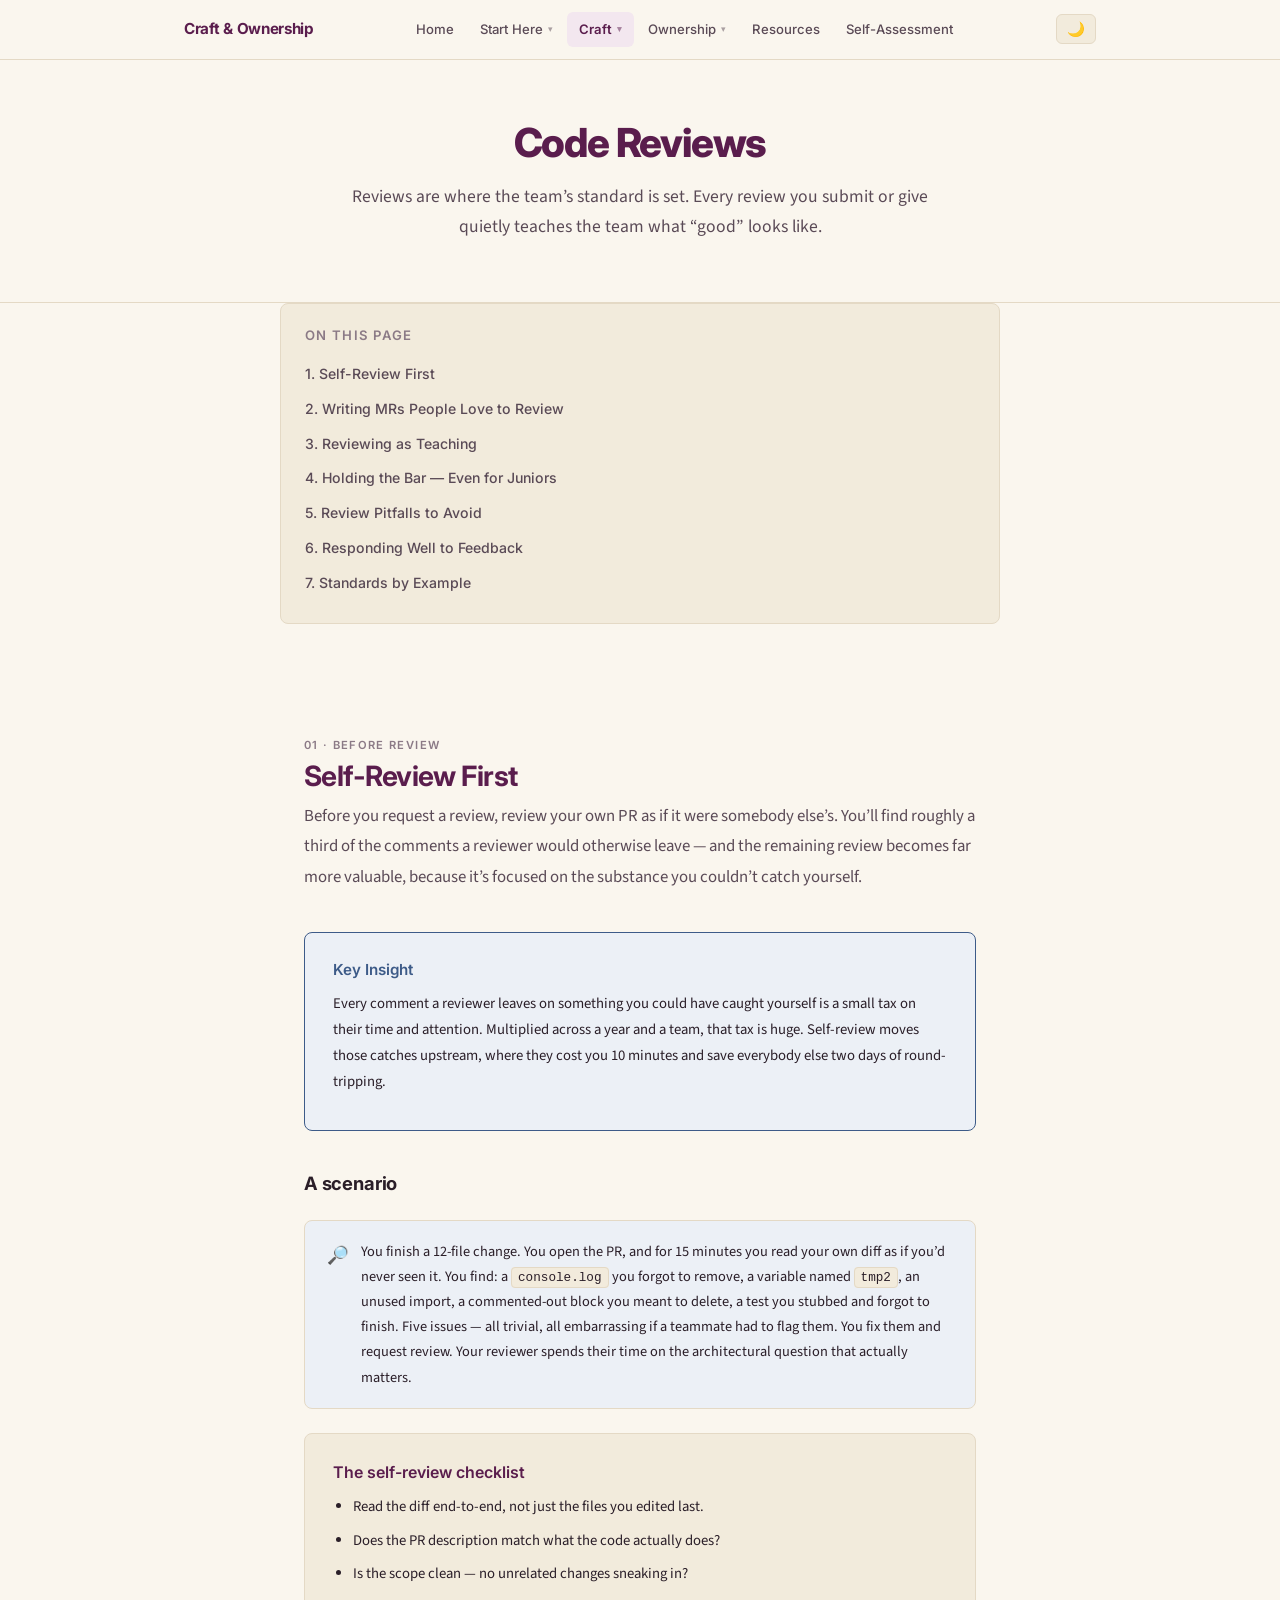
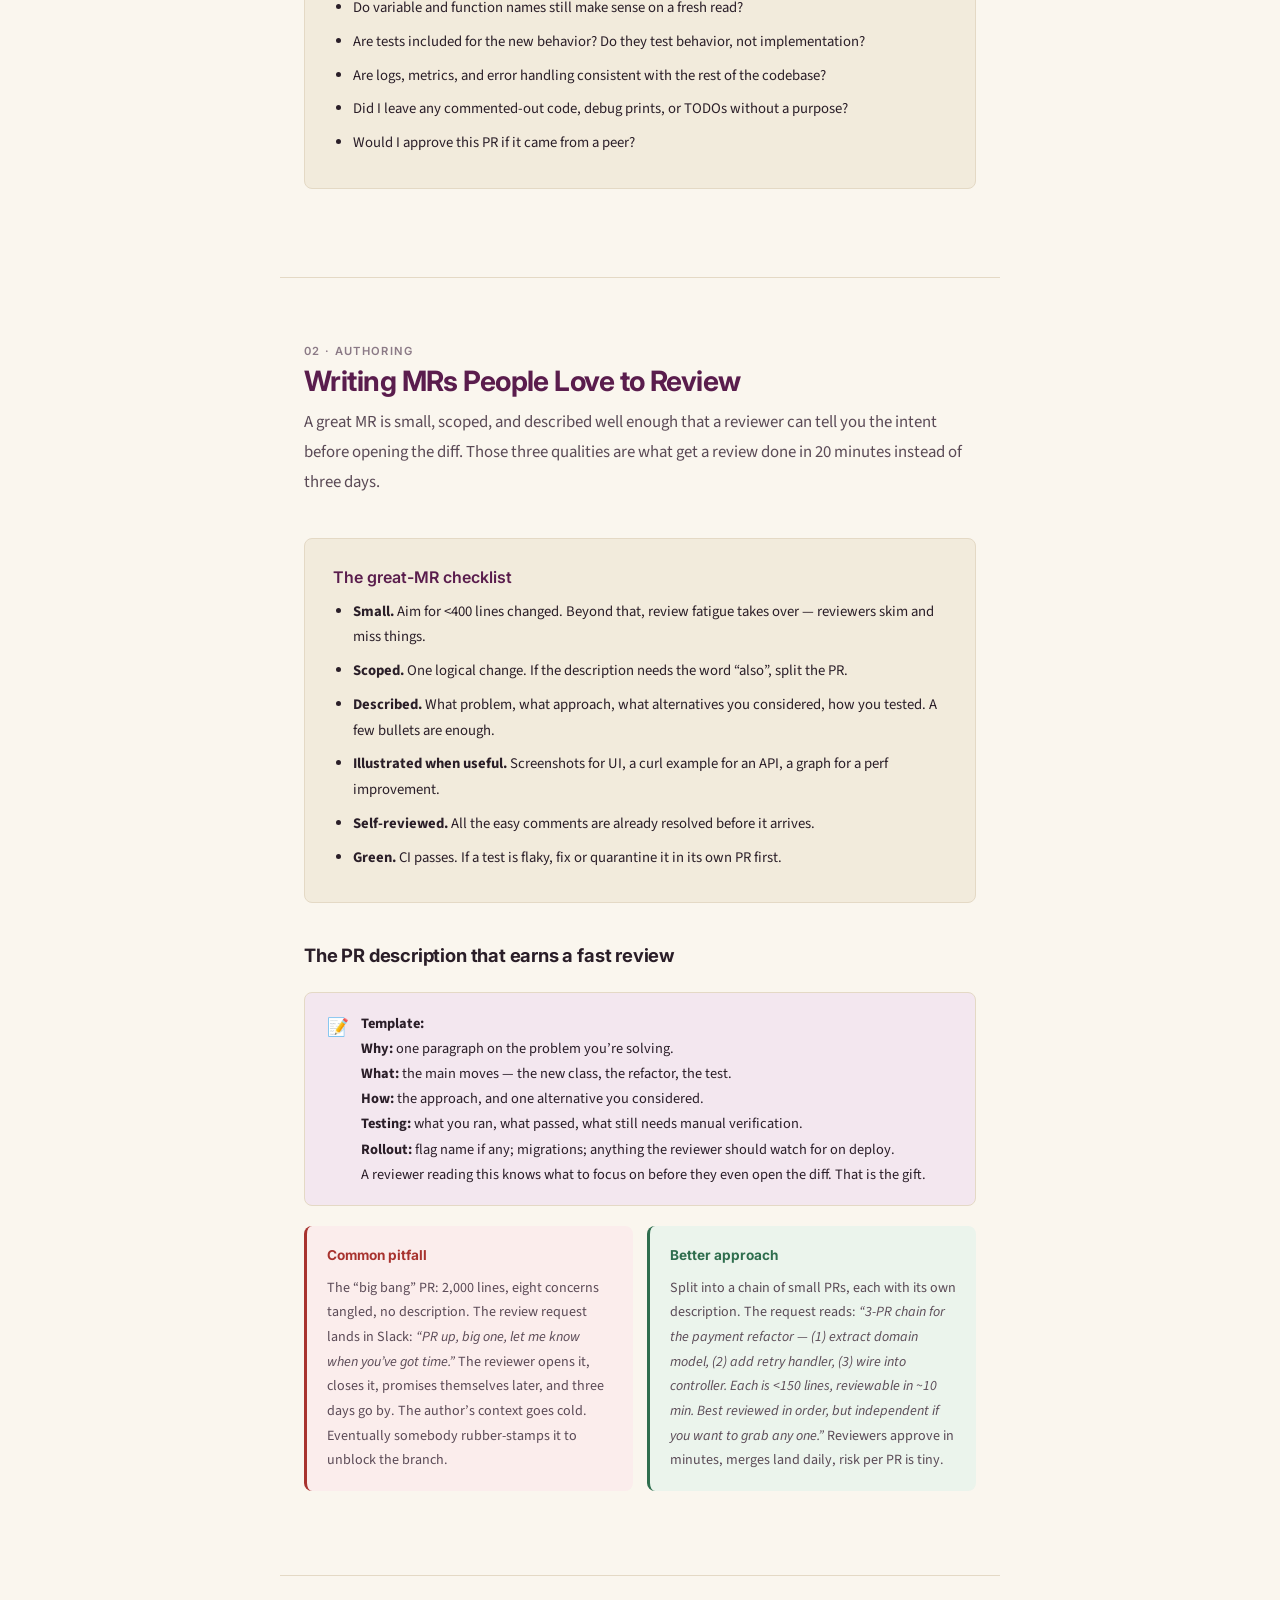
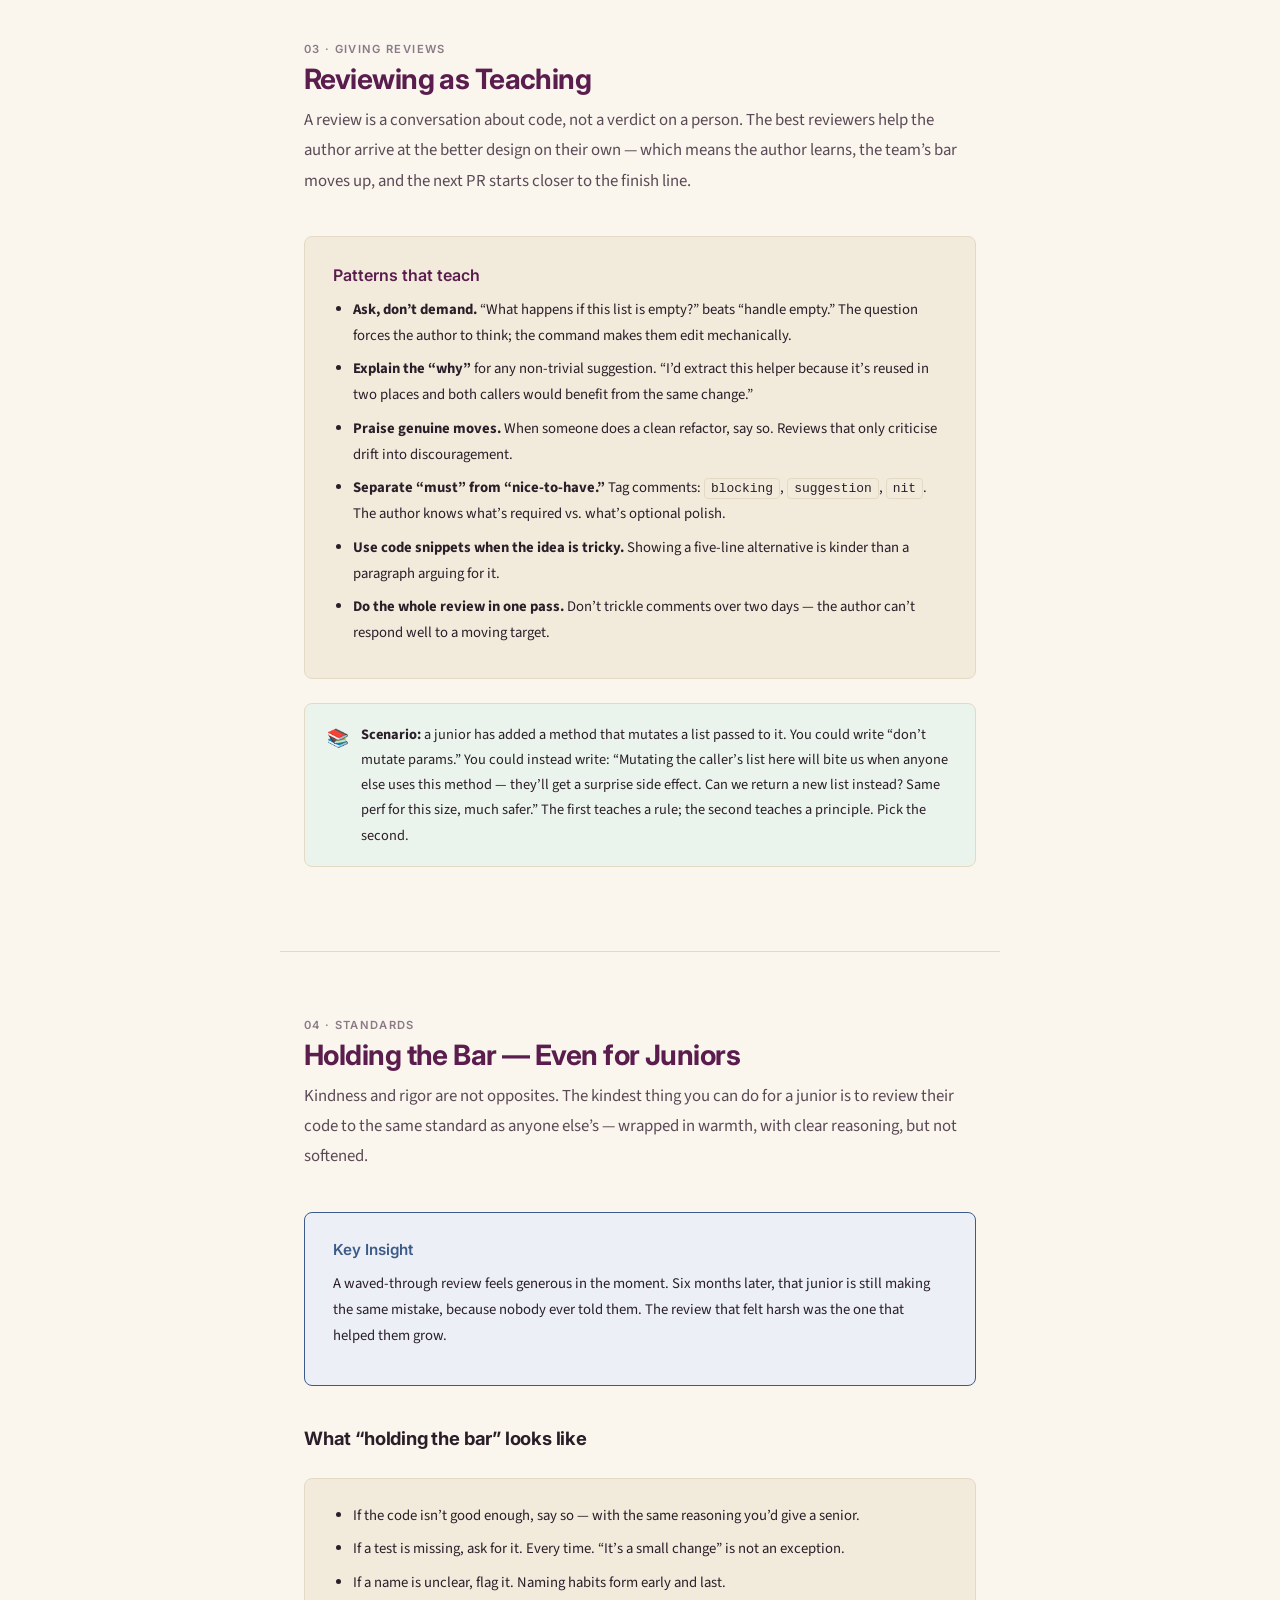
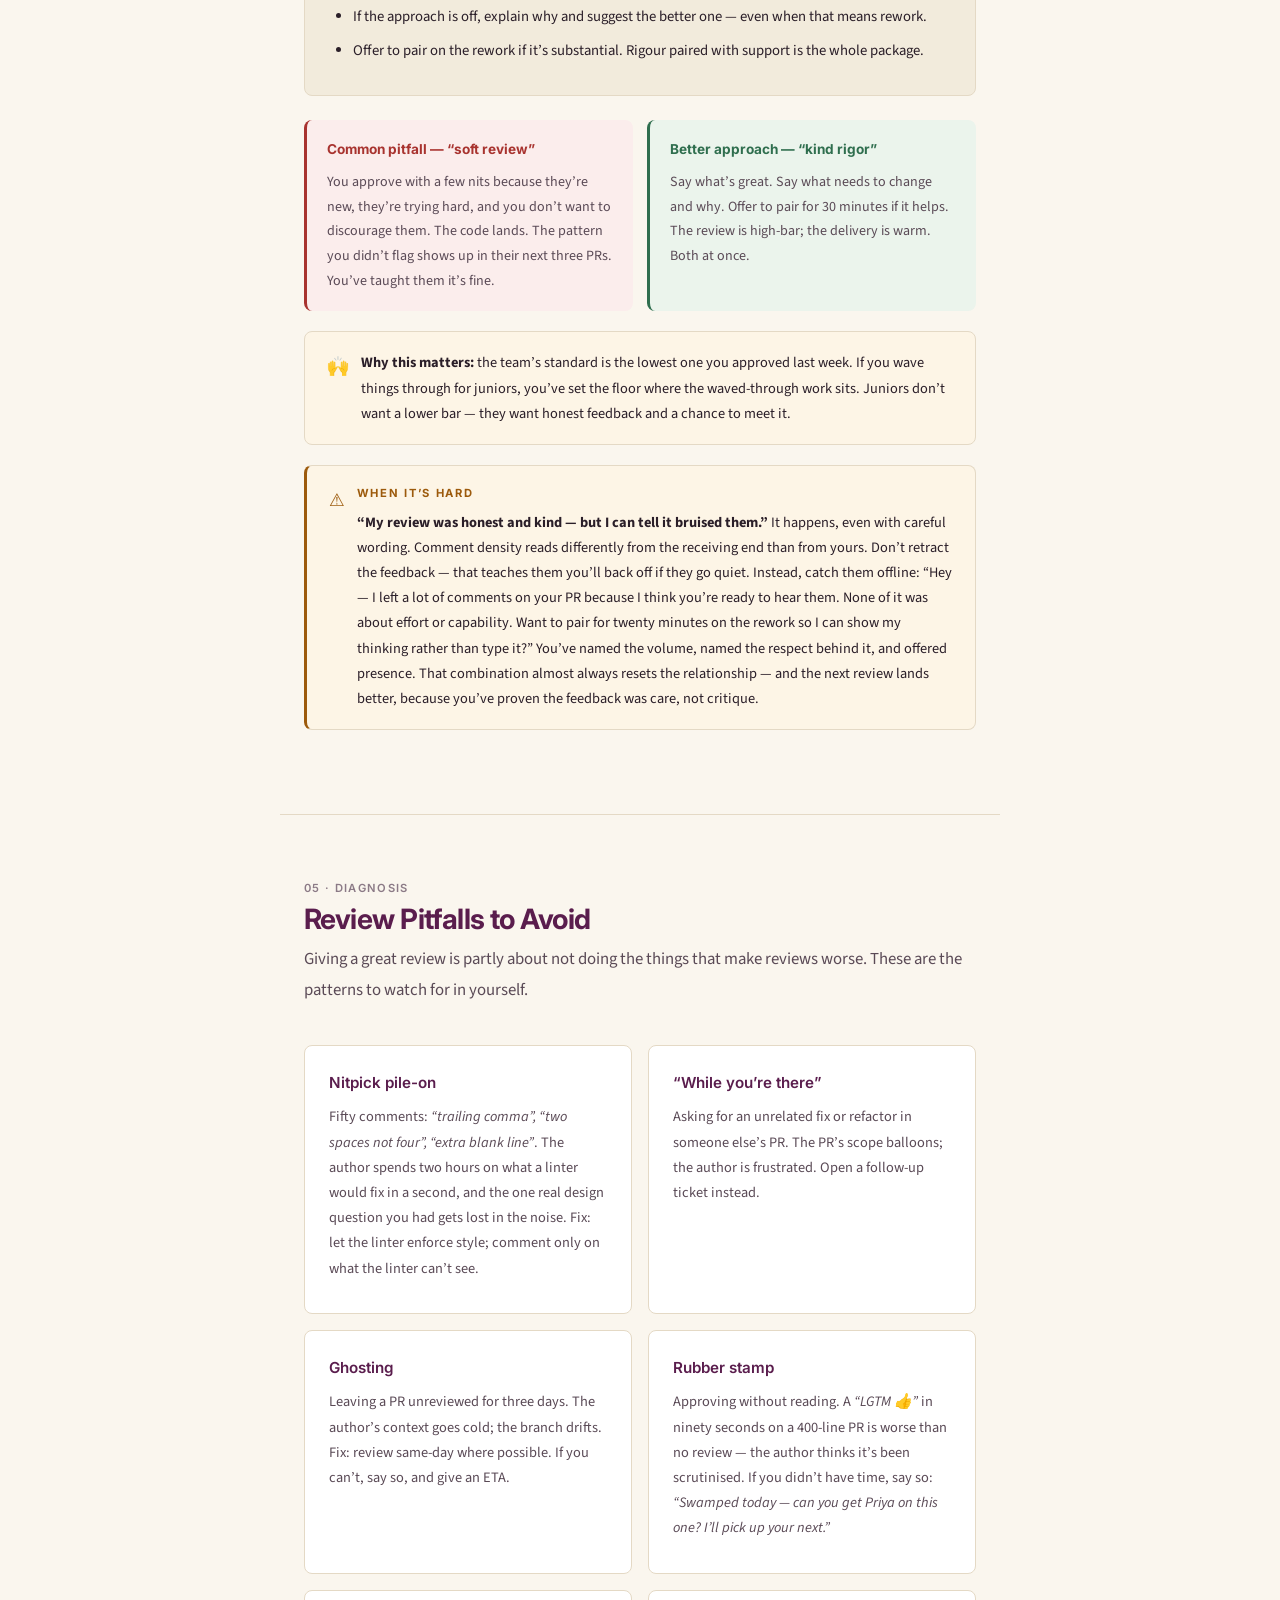
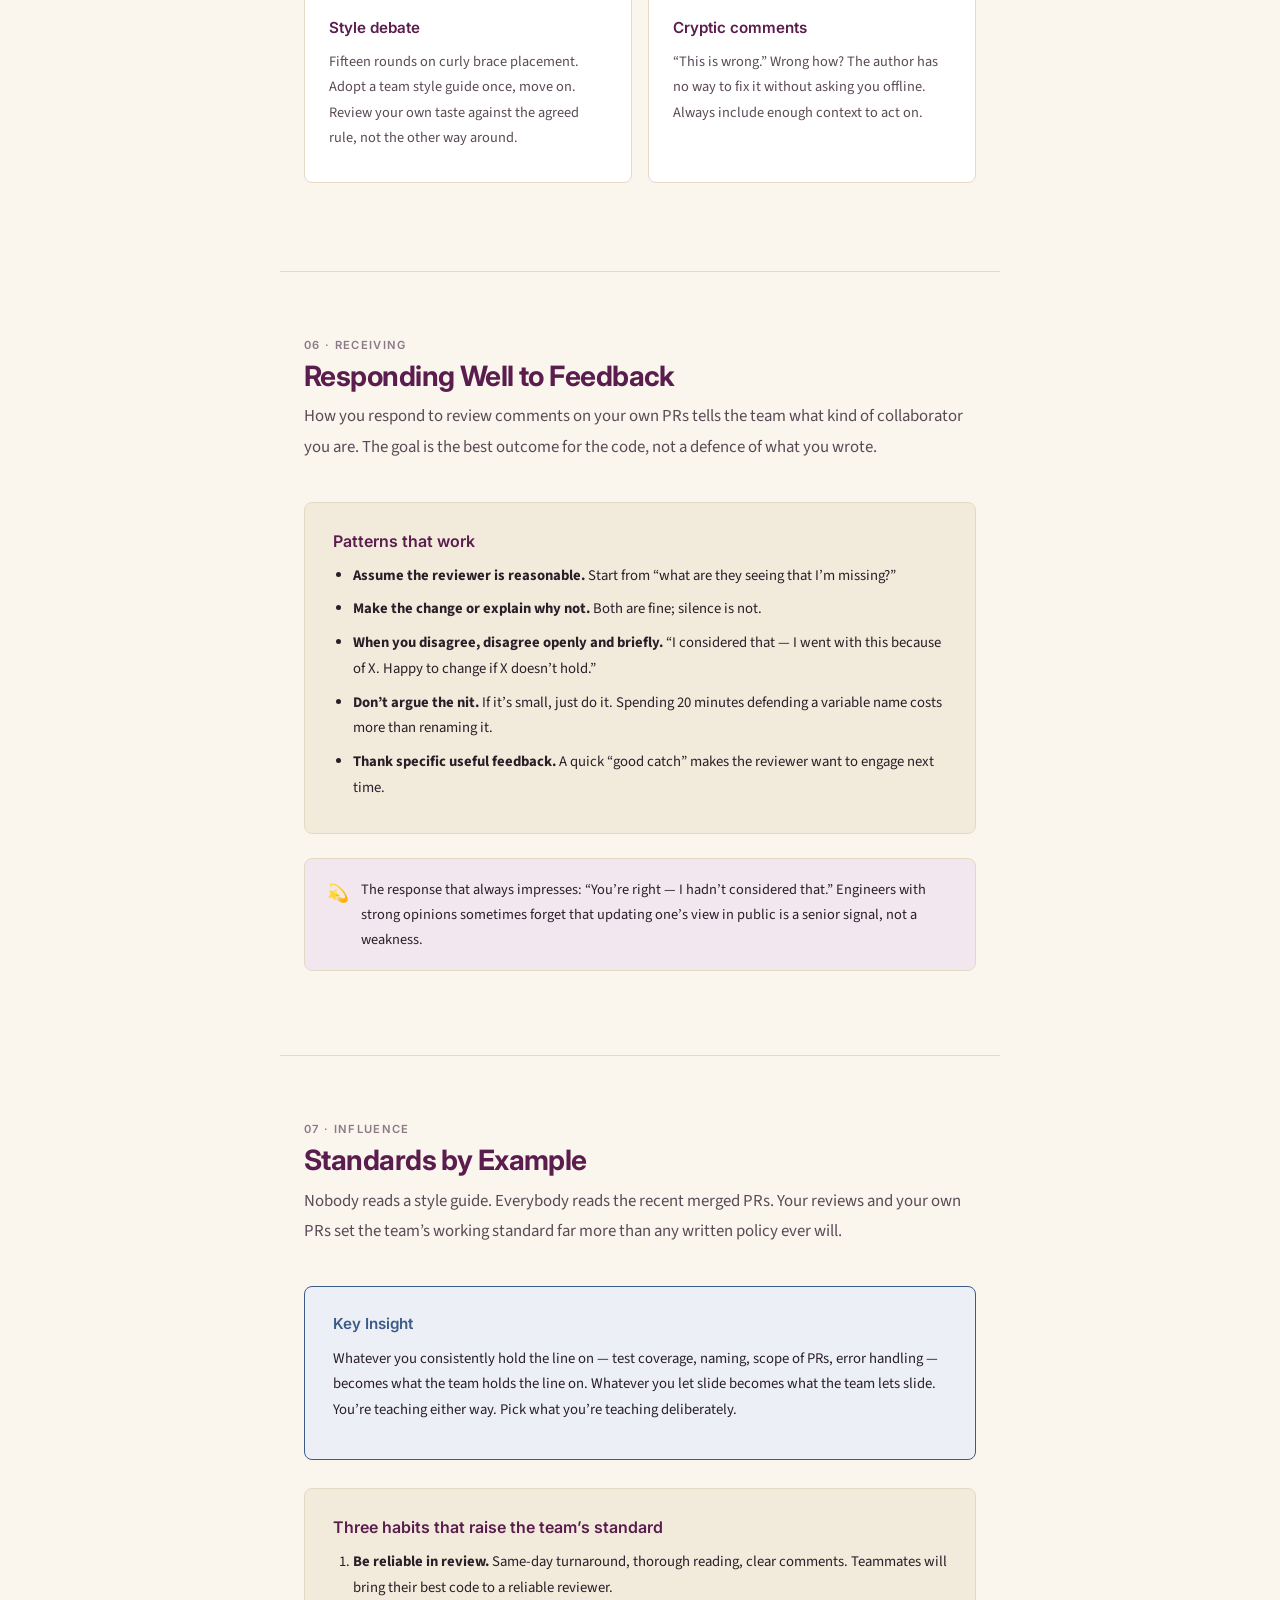
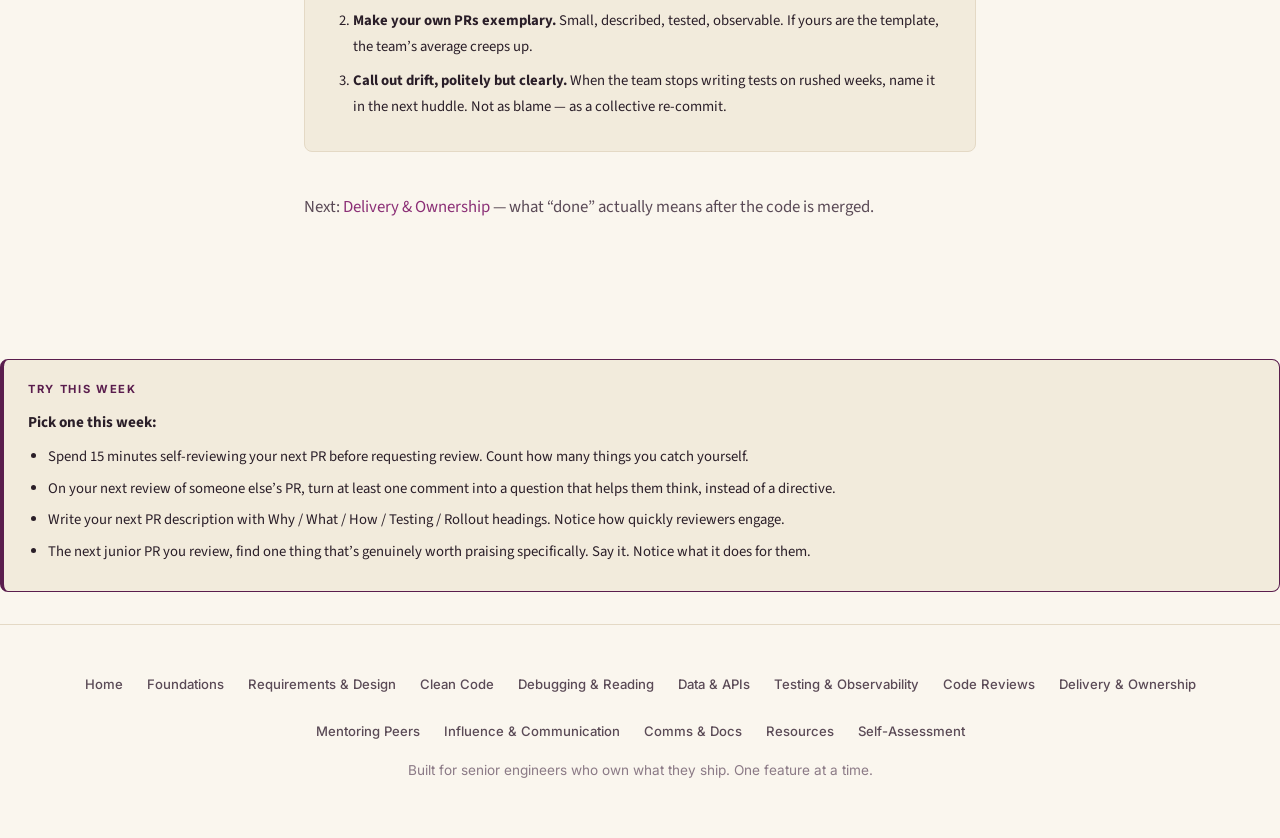
<file: code-reviews.html>
<!DOCTYPE html>
<html lang="en" data-theme="light">
<head>
  <meta charset="UTF-8">
  <meta name="viewport" content="width=device-width, initial-scale=1.0">
  <title>Code Reviews &mdash; Craft &amp; Ownership</title>
  <link rel="preconnect" href="https://fonts.googleapis.com">
  <link rel="preconnect" href="https://fonts.gstatic.com" crossorigin>
  <link href="https://fonts.googleapis.com/css2?family=Inter:wght@400;500;600;700;800&family=Source+Sans+3:wght@400;500;600;700&display=swap" rel="stylesheet">
  <link rel="stylesheet" href="css/styles.css">
</head>
<body data-current-page="code-reviews.html">

  <nav id="navbar">
    <div class="nav-inner">
      <a href="index.html" class="nav-brand">Craft &amp; Ownership</a>
      <div class="nav-links" id="navLinks">
        <a href="index.html">Home</a>
        <div class="nav-dropdown">
          <button class="nav-dropdown-toggle">Start Here</button>
          <div class="nav-dropdown-menu">
            <a href="foundations.html">Foundations</a>
            <a href="requirements-design.html">Requirements &amp; Design</a>
          </div>
        </div>
        <div class="nav-dropdown">
          <button class="nav-dropdown-toggle">Craft</button>
          <div class="nav-dropdown-menu">
            <a href="clean-code.html">Clean Code</a>
            <a href="debugging-reading.html">Debugging &amp; Reading</a>
            <a href="data-api.html">Data &amp; APIs</a>
            <a href="testing-observability.html">Testing &amp; Observability</a>
            <a href="code-reviews.html">Code Reviews</a>
          </div>
        </div>
        <div class="nav-dropdown">
          <button class="nav-dropdown-toggle">Ownership</button>
          <div class="nav-dropdown-menu">
            <a href="delivery-ownership.html">Delivery &amp; Ownership</a>
            <a href="mentoring-peers.html">Mentoring Peers</a>
            <a href="influence-communication.html">Influence &amp; Communication</a>
            <a href="communication-docs.html">Comms &amp; Docs</a>
          </div>
        </div>
        <a href="resources.html">Resources</a>
        <a href="self-assessment.html">Self-Assessment</a>
      </div>
      <div class="nav-right">
        <button class="theme-toggle" id="themeBtn" onclick="toggleTheme()" aria-label="Toggle dark mode">&#127769;</button>
        <button class="hamburger" onclick="toggleMenu()" aria-label="Open menu">&#9776;</button>
      </div>
    </div>
  </nav>

  <div class="page-header">
    <h1>Code Reviews</h1>
    <p class="subtitle">Reviews are where the team&rsquo;s standard is set. Every review you submit or give quietly teaches the team what &ldquo;good&rdquo; looks like.</p>
  </div>

  <section class="page-toc">
    <h4>On This Page</h4>
    <ul>
      <li><a href="#self-review">1. Self-Review First</a></li>
      <li><a href="#great-mrs">2. Writing MRs People Love to Review</a></li>
      <li><a href="#teaching">3. Reviewing as Teaching</a></li>
      <li><a href="#bar">4. Holding the Bar &mdash; Even for Juniors</a></li>
      <li><a href="#pitfalls">5. Review Pitfalls to Avoid</a></li>
      <li><a href="#responding">6. Responding Well to Feedback</a></li>
      <li><a href="#standards">7. Standards by Example</a></li>
    </ul>
  </section>

  <!-- 1. Self-review -->
  <section class="fade-in" id="self-review">
    <span class="section-num">01 &middot; Before Review</span>
    <h2>Self-Review First</h2>
    <p class="section-intro">Before you request a review, review your own PR as if it were somebody else&rsquo;s. You&rsquo;ll find roughly a third of the comments a reviewer would otherwise leave &mdash; and the remaining review becomes far more valuable, because it&rsquo;s focused on the substance you couldn&rsquo;t catch yourself.</p>

    <div class="key-insight">
      <h4>Key Insight</h4>
      <p>Every comment a reviewer leaves on something you could have caught yourself is a small tax on their time and attention. Multiplied across a year and a team, that tax is huge. Self-review moves those catches upstream, where they cost you 10 minutes and save everybody else two days of round-tripping.</p>
    </div>

    <h3>A scenario</h3>
    <div class="tip info-tip">
      <span class="tip-icon">&#128270;</span>
      <div>
        <p>You finish a 12-file change. You open the PR, and for 15 minutes you read your own diff as if you&rsquo;d never seen it. You find: a <code>console.log</code> you forgot to remove, a variable named <code>tmp2</code>, an unused import, a commented-out block you meant to delete, a test you stubbed and forgot to finish. Five issues &mdash; all trivial, all embarrassing if a teammate had to flag them. You fix them and request review. Your reviewer spends their time on the architectural question that actually matters.</p>
      </div>
    </div>

    <div class="framework">
      <h4>The self-review checklist</h4>
      <ul>
        <li>Read the diff end-to-end, not just the files you edited last.</li>
        <li>Does the PR description match what the code actually does?</li>
        <li>Is the scope clean &mdash; no unrelated changes sneaking in?</li>
        <li>Do variable and function names still make sense on a fresh read?</li>
        <li>Are tests included for the new behavior? Do they test behavior, not implementation?</li>
        <li>Are logs, metrics, and error handling consistent with the rest of the codebase?</li>
        <li>Did I leave any commented-out code, debug prints, or TODOs without a purpose?</li>
        <li>Would I approve this PR if it came from a peer?</li>
      </ul>
    </div>
  </section>

  <div class="section-divider"></div>

  <!-- 2. Writing MRs -->
  <section class="fade-in" id="great-mrs">
    <span class="section-num">02 &middot; Authoring</span>
    <h2>Writing MRs People Love to Review</h2>
    <p class="section-intro">A great MR is small, scoped, and described well enough that a reviewer can tell you the intent before opening the diff. Those three qualities are what get a review done in 20 minutes instead of three days.</p>

    <div class="framework">
      <h4>The great-MR checklist</h4>
      <ul>
        <li><strong>Small.</strong> Aim for &lt;400 lines changed. Beyond that, review fatigue takes over &mdash; reviewers skim and miss things.</li>
        <li><strong>Scoped.</strong> One logical change. If the description needs the word &ldquo;also&rdquo;, split the PR.</li>
        <li><strong>Described.</strong> What problem, what approach, what alternatives you considered, how you tested. A few bullets are enough.</li>
        <li><strong>Illustrated when useful.</strong> Screenshots for UI, a curl example for an API, a graph for a perf improvement.</li>
        <li><strong>Self-reviewed.</strong> All the easy comments are already resolved before it arrives.</li>
        <li><strong>Green.</strong> CI passes. If a test is flaky, fix or quarantine it in its own PR first.</li>
      </ul>
    </div>

    <h3>The PR description that earns a fast review</h3>
    <div class="tip">
      <span class="tip-icon">&#128221;</span>
      <div>
        <p><strong>Template:</strong></p>
        <p><strong>Why:</strong> one paragraph on the problem you&rsquo;re solving.<br>
        <strong>What:</strong> the main moves &mdash; the new class, the refactor, the test.<br>
        <strong>How:</strong> the approach, and one alternative you considered.<br>
        <strong>Testing:</strong> what you ran, what passed, what still needs manual verification.<br>
        <strong>Rollout:</strong> flag name if any; migrations; anything the reviewer should watch for on deploy.</p>
        <p>A reviewer reading this knows what to focus on before they even open the diff. That is the gift.</p>
      </div>
    </div>

    <div class="pattern-grid">
      <div class="pitfall">
        <h5>Common pitfall</h5>
        <p>The &ldquo;big bang&rdquo; PR: 2,000 lines, eight concerns tangled, no description. The review request lands in Slack: <em>&ldquo;PR up, big one, let me know when you&rsquo;ve got time.&rdquo;</em> The reviewer opens it, closes it, promises themselves later, and three days go by. The author&rsquo;s context goes cold. Eventually somebody rubber-stamps it to unblock the branch.</p>
      </div>
      <div class="better">
        <h5>Better approach</h5>
        <p>Split into a chain of small PRs, each with its own description. The request reads: <em>&ldquo;3-PR chain for the payment refactor &mdash; (1) extract domain model, (2) add retry handler, (3) wire into controller. Each is &lt;150 lines, reviewable in ~10 min. Best reviewed in order, but independent if you want to grab any one.&rdquo;</em> Reviewers approve in minutes, merges land daily, risk per PR is tiny.</p>
      </div>
    </div>
  </section>

  <div class="section-divider"></div>

  <!-- 3. Teaching -->
  <section class="fade-in" id="teaching">
    <span class="section-num">03 &middot; Giving Reviews</span>
    <h2>Reviewing as Teaching</h2>
    <p class="section-intro">A review is a conversation about code, not a verdict on a person. The best reviewers help the author arrive at the better design on their own &mdash; which means the author learns, the team&rsquo;s bar moves up, and the next PR starts closer to the finish line.</p>

    <div class="framework">
      <h4>Patterns that teach</h4>
      <ul>
        <li><strong>Ask, don&rsquo;t demand.</strong> &ldquo;What happens if this list is empty?&rdquo; beats &ldquo;handle empty.&rdquo; The question forces the author to think; the command makes them edit mechanically.</li>
        <li><strong>Explain the &ldquo;why&rdquo;</strong> for any non-trivial suggestion. &ldquo;I&rsquo;d extract this helper because it&rsquo;s reused in two places and both callers would benefit from the same change.&rdquo;</li>
        <li><strong>Praise genuine moves.</strong> When someone does a clean refactor, say so. Reviews that only criticise drift into discouragement.</li>
        <li><strong>Separate &ldquo;must&rdquo; from &ldquo;nice-to-have.&rdquo;</strong> Tag comments: <code>blocking</code>, <code>suggestion</code>, <code>nit</code>. The author knows what&rsquo;s required vs. what&rsquo;s optional polish.</li>
        <li><strong>Use code snippets when the idea is tricky.</strong> Showing a five-line alternative is kinder than a paragraph arguing for it.</li>
        <li><strong>Do the whole review in one pass.</strong> Don&rsquo;t trickle comments over two days &mdash; the author can&rsquo;t respond well to a moving target.</li>
      </ul>
    </div>

    <div class="tip success-tip">
      <span class="tip-icon">&#128218;</span>
      <div>
        <p><strong>Scenario:</strong> a junior has added a method that mutates a list passed to it. You could write &ldquo;don&rsquo;t mutate params.&rdquo; You could instead write: &ldquo;Mutating the caller&rsquo;s list here will bite us when anyone else uses this method &mdash; they&rsquo;ll get a surprise side effect. Can we return a new list instead? Same perf for this size, much safer.&rdquo; The first teaches a rule; the second teaches a principle. Pick the second.</p>
      </div>
    </div>
  </section>

  <div class="section-divider"></div>

  <!-- 4. Bar -->
  <section class="fade-in" id="bar">
    <span class="section-num">04 &middot; Standards</span>
    <h2>Holding the Bar &mdash; Even for Juniors</h2>
    <p class="section-intro">Kindness and rigor are not opposites. The kindest thing you can do for a junior is to review their code to the same standard as anyone else&rsquo;s &mdash; wrapped in warmth, with clear reasoning, but not softened.</p>

    <div class="key-insight">
      <h4>Key Insight</h4>
      <p>A waved-through review feels generous in the moment. Six months later, that junior is still making the same mistake, because nobody ever told them. The review that felt harsh was the one that helped them grow.</p>
    </div>

    <h3>What &ldquo;holding the bar&rdquo; looks like</h3>
    <div class="framework">
      <ul>
        <li>If the code isn&rsquo;t good enough, say so &mdash; with the same reasoning you&rsquo;d give a senior.</li>
        <li>If a test is missing, ask for it. Every time. &ldquo;It&rsquo;s a small change&rdquo; is not an exception.</li>
        <li>If a name is unclear, flag it. Naming habits form early and last.</li>
        <li>If the approach is off, explain why and suggest the better one &mdash; even when that means rework.</li>
        <li>Offer to pair on the rework if it&rsquo;s substantial. Rigour paired with support is the whole package.</li>
      </ul>
    </div>

    <div class="pattern-grid">
      <div class="pitfall">
        <h5>Common pitfall &mdash; &ldquo;soft review&rdquo;</h5>
        <p>You approve with a few nits because they&rsquo;re new, they&rsquo;re trying hard, and you don&rsquo;t want to discourage them. The code lands. The pattern you didn&rsquo;t flag shows up in their next three PRs. You&rsquo;ve taught them it&rsquo;s fine.</p>
      </div>
      <div class="better">
        <h5>Better approach &mdash; &ldquo;kind rigor&rdquo;</h5>
        <p>Say what&rsquo;s great. Say what needs to change and why. Offer to pair for 30 minutes if it helps. The review is high-bar; the delivery is warm. Both at once.</p>
      </div>
    </div>

    <div class="tip warning-tip">
      <span class="tip-icon">&#128588;</span>
      <div>
        <p><strong>Why this matters:</strong> the team&rsquo;s standard is the lowest one you approved last week. If you wave things through for juniors, you&rsquo;ve set the floor where the waved-through work sits. Juniors don&rsquo;t want a lower bar &mdash; they want honest feedback and a chance to meet it.</p>
      </div>
    </div>

    <div class="tip friction-tip">
      <span class="tip-icon">&#9888;&#65039;</span>
      <div>
        <span class="friction-tip-label">When it&rsquo;s hard</span>
        <p><strong>&ldquo;My review was honest and kind &mdash; but I can tell it bruised them.&rdquo;</strong> It happens, even with careful wording. Comment density reads differently from the receiving end than from yours. Don&rsquo;t retract the feedback &mdash; that teaches them you&rsquo;ll back off if they go quiet. Instead, catch them offline: &ldquo;Hey &mdash; I left a lot of comments on your PR because I think you&rsquo;re ready to hear them. None of it was about effort or capability. Want to pair for twenty minutes on the rework so I can show my thinking rather than type it?&rdquo; You&rsquo;ve named the volume, named the respect behind it, and offered presence. That combination almost always resets the relationship &mdash; and the next review lands better, because you&rsquo;ve proven the feedback was care, not critique.</p>
      </div>
    </div>
  </section>

  <div class="section-divider"></div>

  <!-- 5. Pitfalls -->
  <section class="fade-in" id="pitfalls">
    <span class="section-num">05 &middot; Diagnosis</span>
    <h2>Review Pitfalls to Avoid</h2>
    <p class="section-intro">Giving a great review is partly about not doing the things that make reviews worse. These are the patterns to watch for in yourself.</p>

    <div class="card-grid two-col">
      <div class="card">
        <h4>Nitpick pile-on</h4>
        <p>Fifty comments: <em>&ldquo;trailing comma&rdquo;, &ldquo;two spaces not four&rdquo;, &ldquo;extra blank line&rdquo;</em>. The author spends two hours on what a linter would fix in a second, and the one real design question you had gets lost in the noise. Fix: let the linter enforce style; comment only on what the linter can&rsquo;t see.</p>
      </div>
      <div class="card">
        <h4>&ldquo;While you&rsquo;re there&rdquo;</h4>
        <p>Asking for an unrelated fix or refactor in someone else&rsquo;s PR. The PR&rsquo;s scope balloons; the author is frustrated. Open a follow-up ticket instead.</p>
      </div>
      <div class="card">
        <h4>Ghosting</h4>
        <p>Leaving a PR unreviewed for three days. The author&rsquo;s context goes cold; the branch drifts. Fix: review same-day where possible. If you can&rsquo;t, say so, and give an ETA.</p>
      </div>
      <div class="card">
        <h4>Rubber stamp</h4>
        <p>Approving without reading. A <em>&ldquo;LGTM 👍&rdquo;</em> in ninety seconds on a 400-line PR is worse than no review &mdash; the author thinks it&rsquo;s been scrutinised. If you didn&rsquo;t have time, say so: <em>&ldquo;Swamped today &mdash; can you get Priya on this one? I&rsquo;ll pick up your next.&rdquo;</em></p>
      </div>
      <div class="card">
        <h4>Style debate</h4>
        <p>Fifteen rounds on curly brace placement. Adopt a team style guide once, move on. Review your own taste against the agreed rule, not the other way around.</p>
      </div>
      <div class="card">
        <h4>Cryptic comments</h4>
        <p>&ldquo;This is wrong.&rdquo; Wrong how? The author has no way to fix it without asking you offline. Always include enough context to act on.</p>
      </div>
    </div>
  </section>

  <div class="section-divider"></div>

  <!-- 6. Responding -->
  <section class="fade-in" id="responding">
    <span class="section-num">06 &middot; Receiving</span>
    <h2>Responding Well to Feedback</h2>
    <p class="section-intro">How you respond to review comments on your own PRs tells the team what kind of collaborator you are. The goal is the best outcome for the code, not a defence of what you wrote.</p>

    <div class="framework">
      <h4>Patterns that work</h4>
      <ul>
        <li><strong>Assume the reviewer is reasonable.</strong> Start from &ldquo;what are they seeing that I&rsquo;m missing?&rdquo;</li>
        <li><strong>Make the change or explain why not.</strong> Both are fine; silence is not.</li>
        <li><strong>When you disagree, disagree openly and briefly.</strong> &ldquo;I considered that &mdash; I went with this because of X. Happy to change if X doesn&rsquo;t hold.&rdquo;</li>
        <li><strong>Don&rsquo;t argue the nit.</strong> If it&rsquo;s small, just do it. Spending 20 minutes defending a variable name costs more than renaming it.</li>
        <li><strong>Thank specific useful feedback.</strong> A quick &ldquo;good catch&rdquo; makes the reviewer want to engage next time.</li>
      </ul>
    </div>

    <div class="tip">
      <span class="tip-icon">&#128171;</span>
      <div>
        <p>The response that always impresses: &ldquo;You&rsquo;re right &mdash; I hadn&rsquo;t considered that.&rdquo; Engineers with strong opinions sometimes forget that updating one&rsquo;s view in public is a senior signal, not a weakness.</p>
      </div>
    </div>
  </section>

  <div class="section-divider"></div>

  <!-- 7. Standards -->
  <section class="fade-in" id="standards">
    <span class="section-num">07 &middot; Influence</span>
    <h2>Standards by Example</h2>
    <p class="section-intro">Nobody reads a style guide. Everybody reads the recent merged PRs. Your reviews and your own PRs set the team&rsquo;s working standard far more than any written policy ever will.</p>

    <div class="key-insight">
      <h4>Key Insight</h4>
      <p>Whatever you consistently hold the line on &mdash; test coverage, naming, scope of PRs, error handling &mdash; becomes what the team holds the line on. Whatever you let slide becomes what the team lets slide. You&rsquo;re teaching either way. Pick what you&rsquo;re teaching deliberately.</p>
    </div>

    <div class="framework">
      <h4>Three habits that raise the team&rsquo;s standard</h4>
      <ol>
        <li><strong>Be reliable in review.</strong> Same-day turnaround, thorough reading, clear comments. Teammates will bring their best code to a reliable reviewer.</li>
        <li><strong>Make your own PRs exemplary.</strong> Small, described, tested, observable. If yours are the template, the team&rsquo;s average creeps up.</li>
        <li><strong>Call out drift, politely but clearly.</strong> When the team stops writing tests on rushed weeks, name it in the next huddle. Not as blame &mdash; as a collective re-commit.</li>
      </ol>
    </div>

    <p class="section-intro" style="margin-top:40px;">Next: <a href="delivery-ownership.html">Delivery &amp; Ownership</a> &mdash; what &ldquo;done&rdquo; actually means after the code is merged.</p>
  </section>

  <div class="try-this">
    <p><strong>Pick one this week:</strong></p>
    <ul>
      <li>Spend 15 minutes self-reviewing your next PR before requesting review. Count how many things you catch yourself.</li>
      <li>On your next review of someone else&rsquo;s PR, turn at least one comment into a question that helps them think, instead of a directive.</li>
      <li>Write your next PR description with Why / What / How / Testing / Rollout headings. Notice how quickly reviewers engage.</li>
      <li>The next junior PR you review, find one thing that&rsquo;s genuinely worth praising specifically. Say it. Notice what it does for them.</li>
    </ul>
  </div>

  <footer>
    <div class="footer-links">
      <a href="index.html">Home</a>
      <a href="foundations.html">Foundations</a>
      <a href="requirements-design.html">Requirements &amp; Design</a>
      <a href="clean-code.html">Clean Code</a>
      <a href="debugging-reading.html">Debugging &amp; Reading</a>
      <a href="data-api.html">Data &amp; APIs</a>
      <a href="testing-observability.html">Testing &amp; Observability</a>
      <a href="code-reviews.html">Code Reviews</a>
      <a href="delivery-ownership.html">Delivery &amp; Ownership</a>
      <a href="mentoring-peers.html">Mentoring Peers</a>
      <a href="influence-communication.html">Influence &amp; Communication</a>
      <a href="communication-docs.html">Comms &amp; Docs</a>
      <a href="resources.html">Resources</a>
      <a href="self-assessment.html">Self-Assessment</a>
    </div>
    <p>Built for senior engineers who own what they ship. One feature at a time.</p>
  </footer>

  <script src="js/script.js"></script>
</body>
</html>
</file>
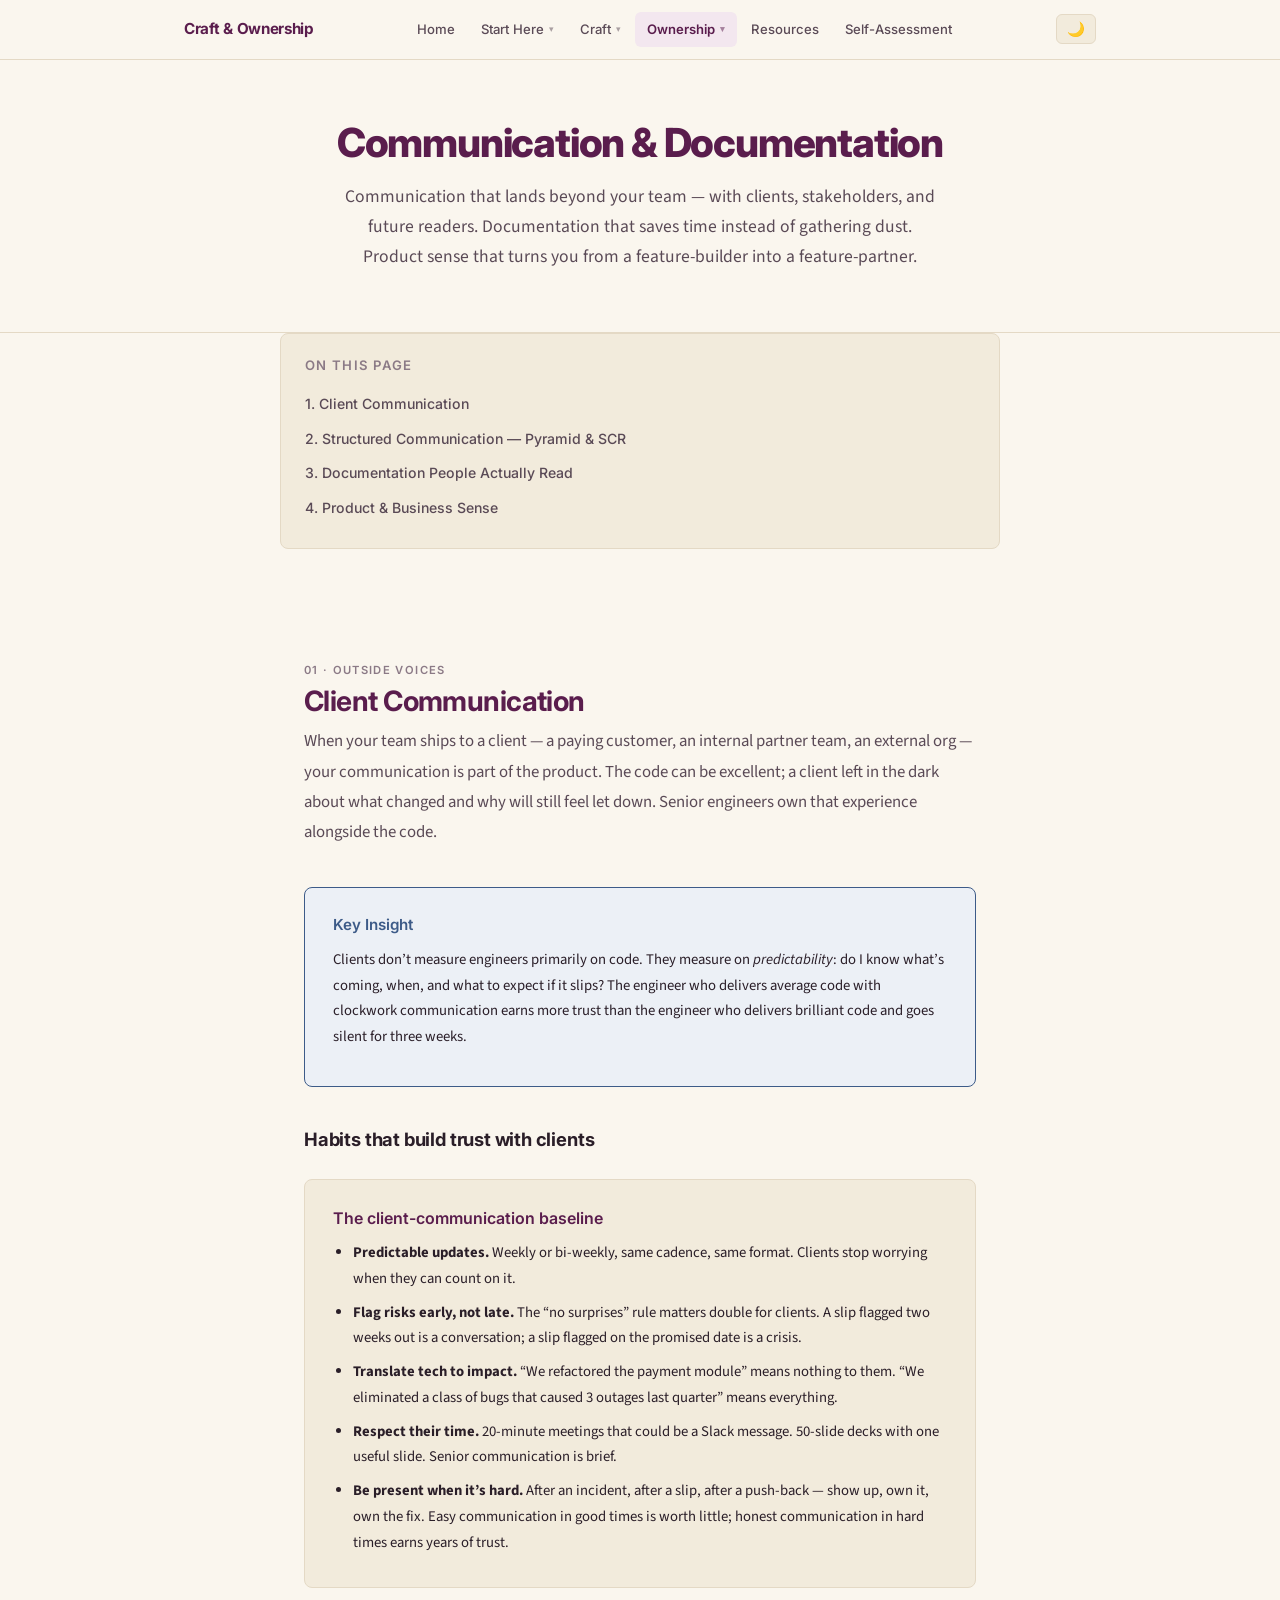
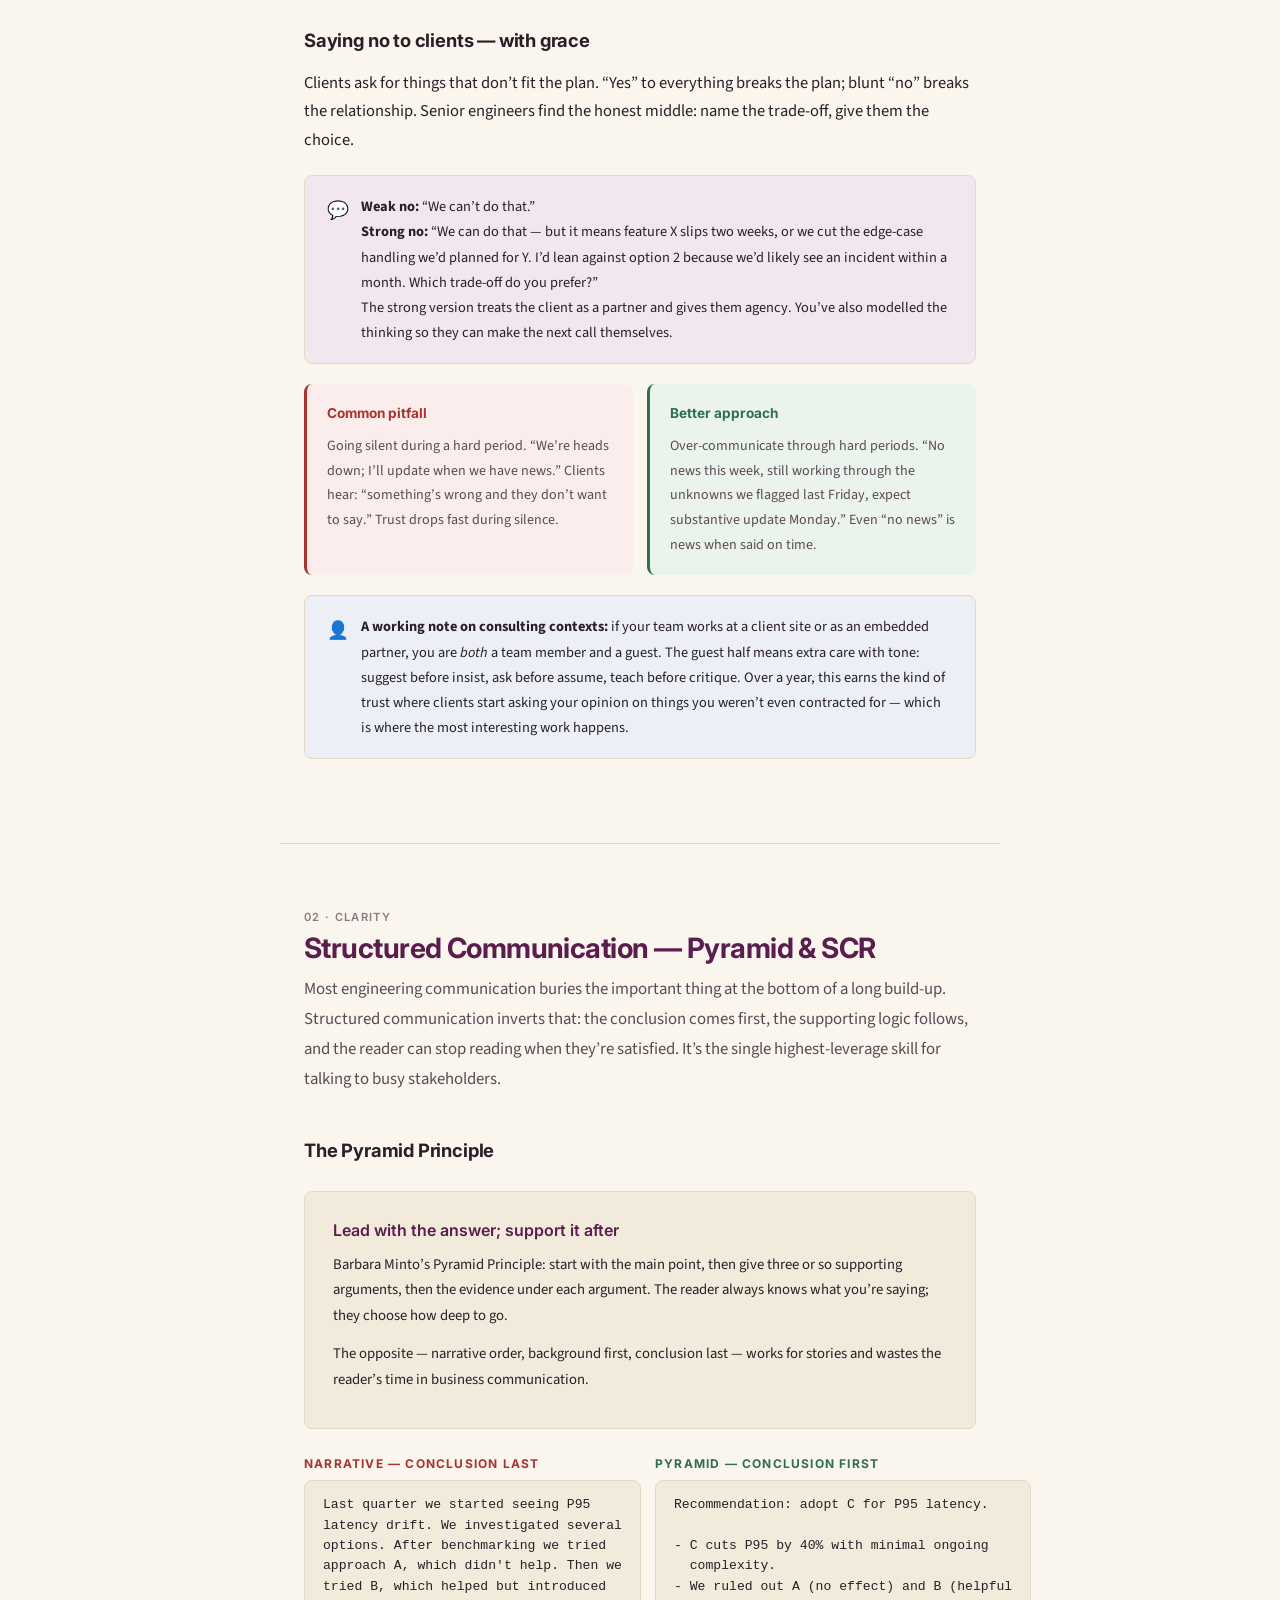
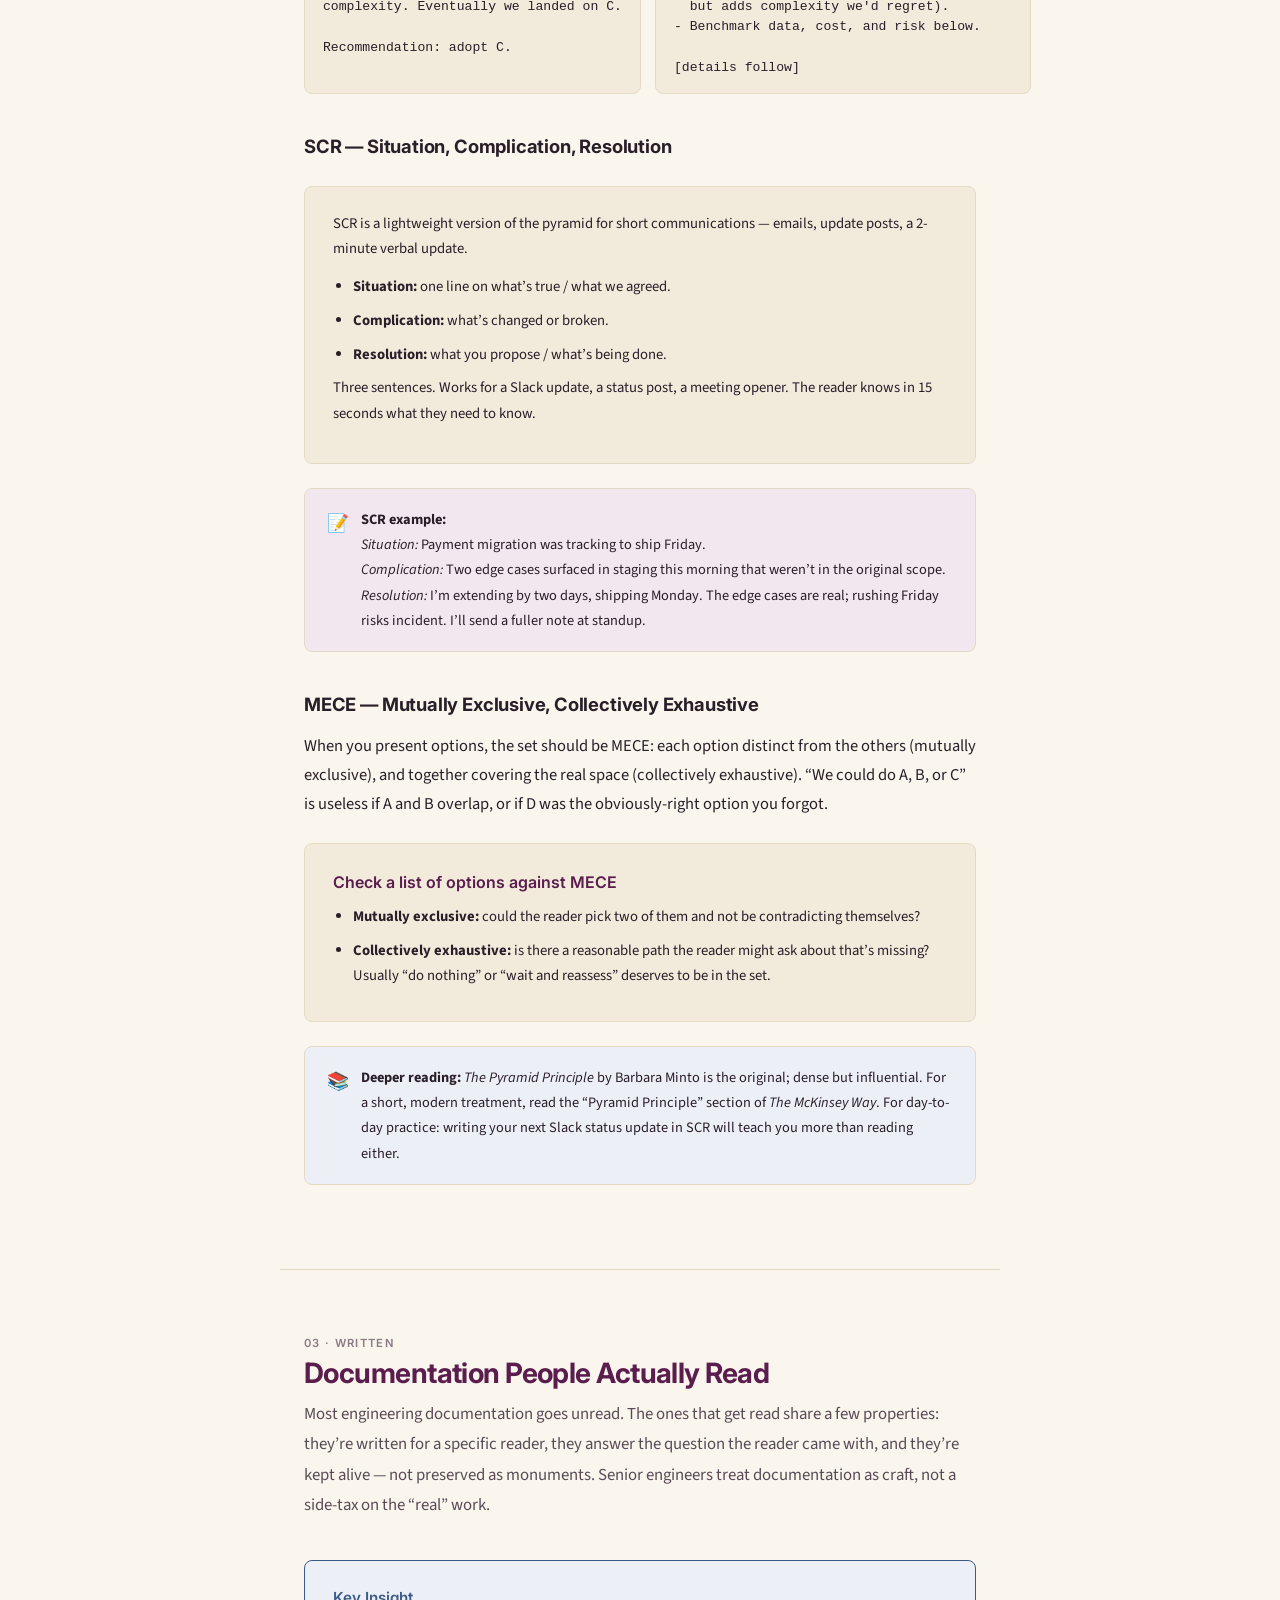
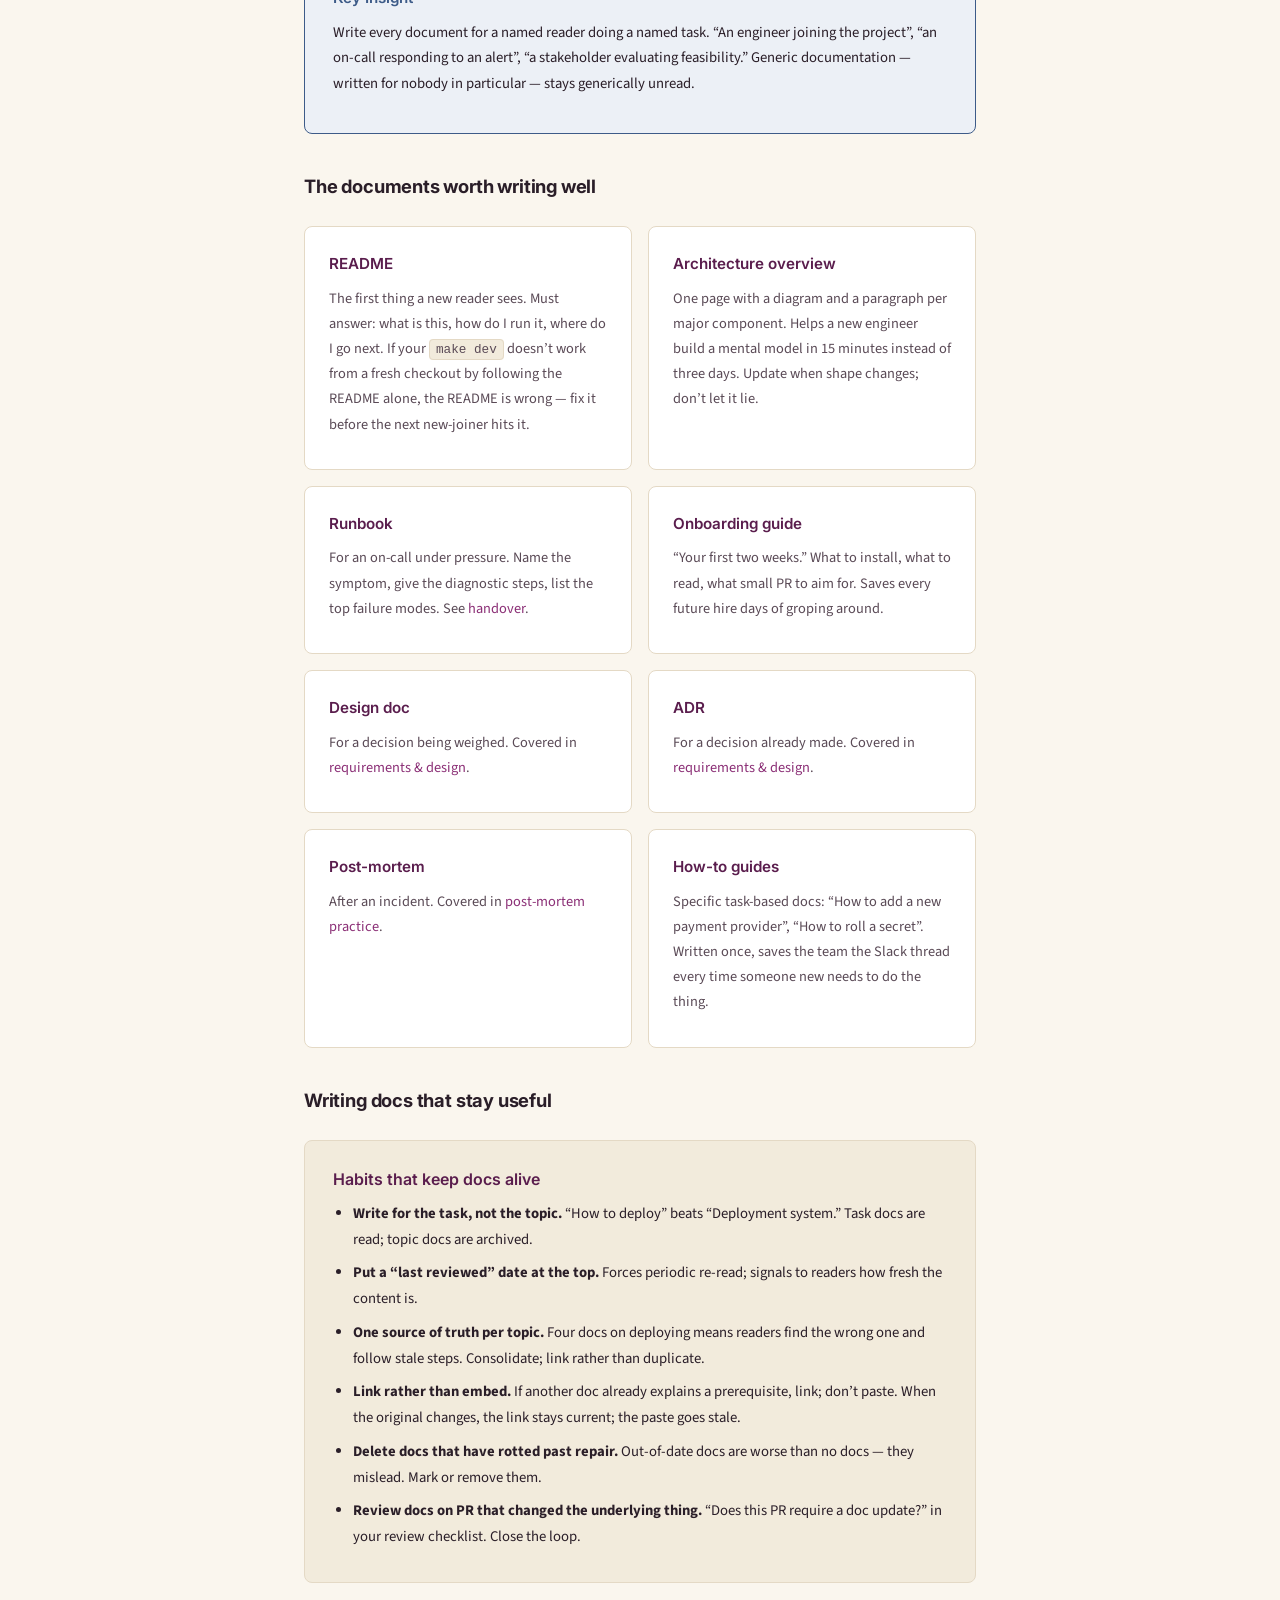
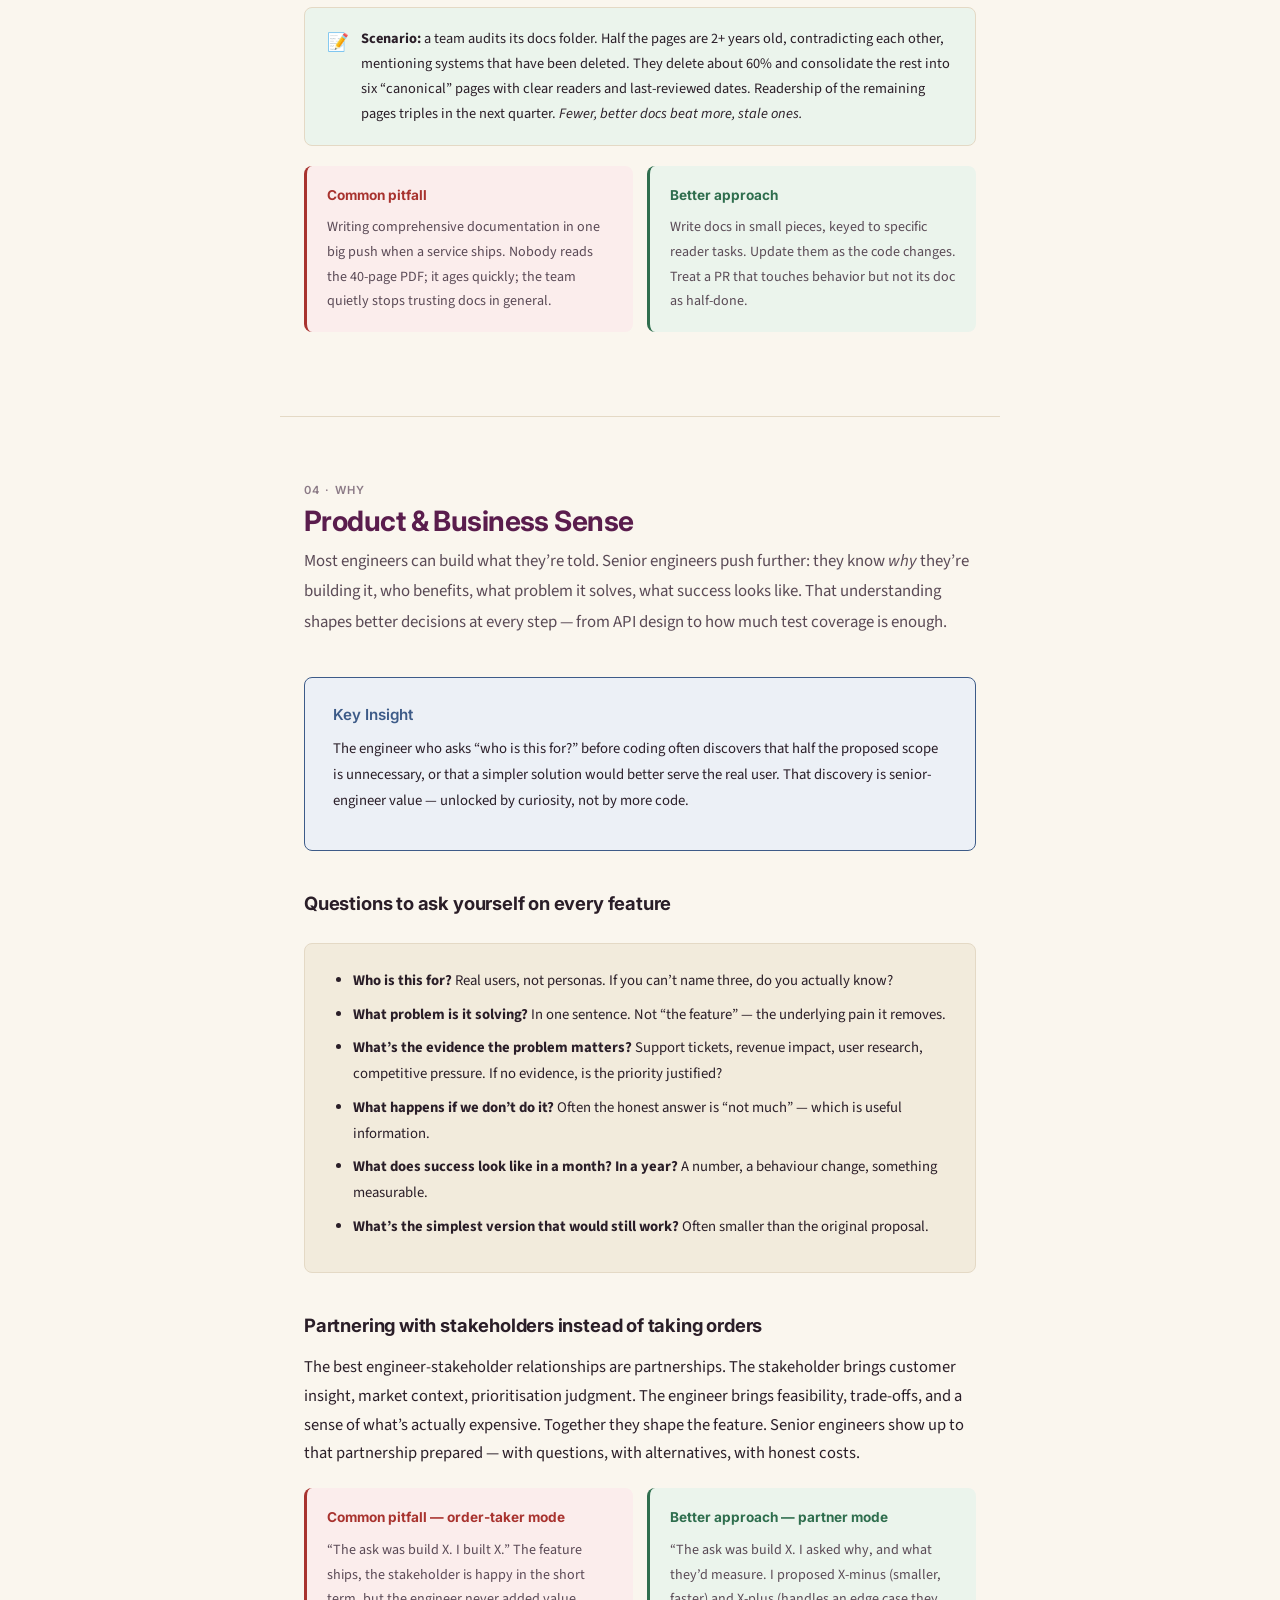
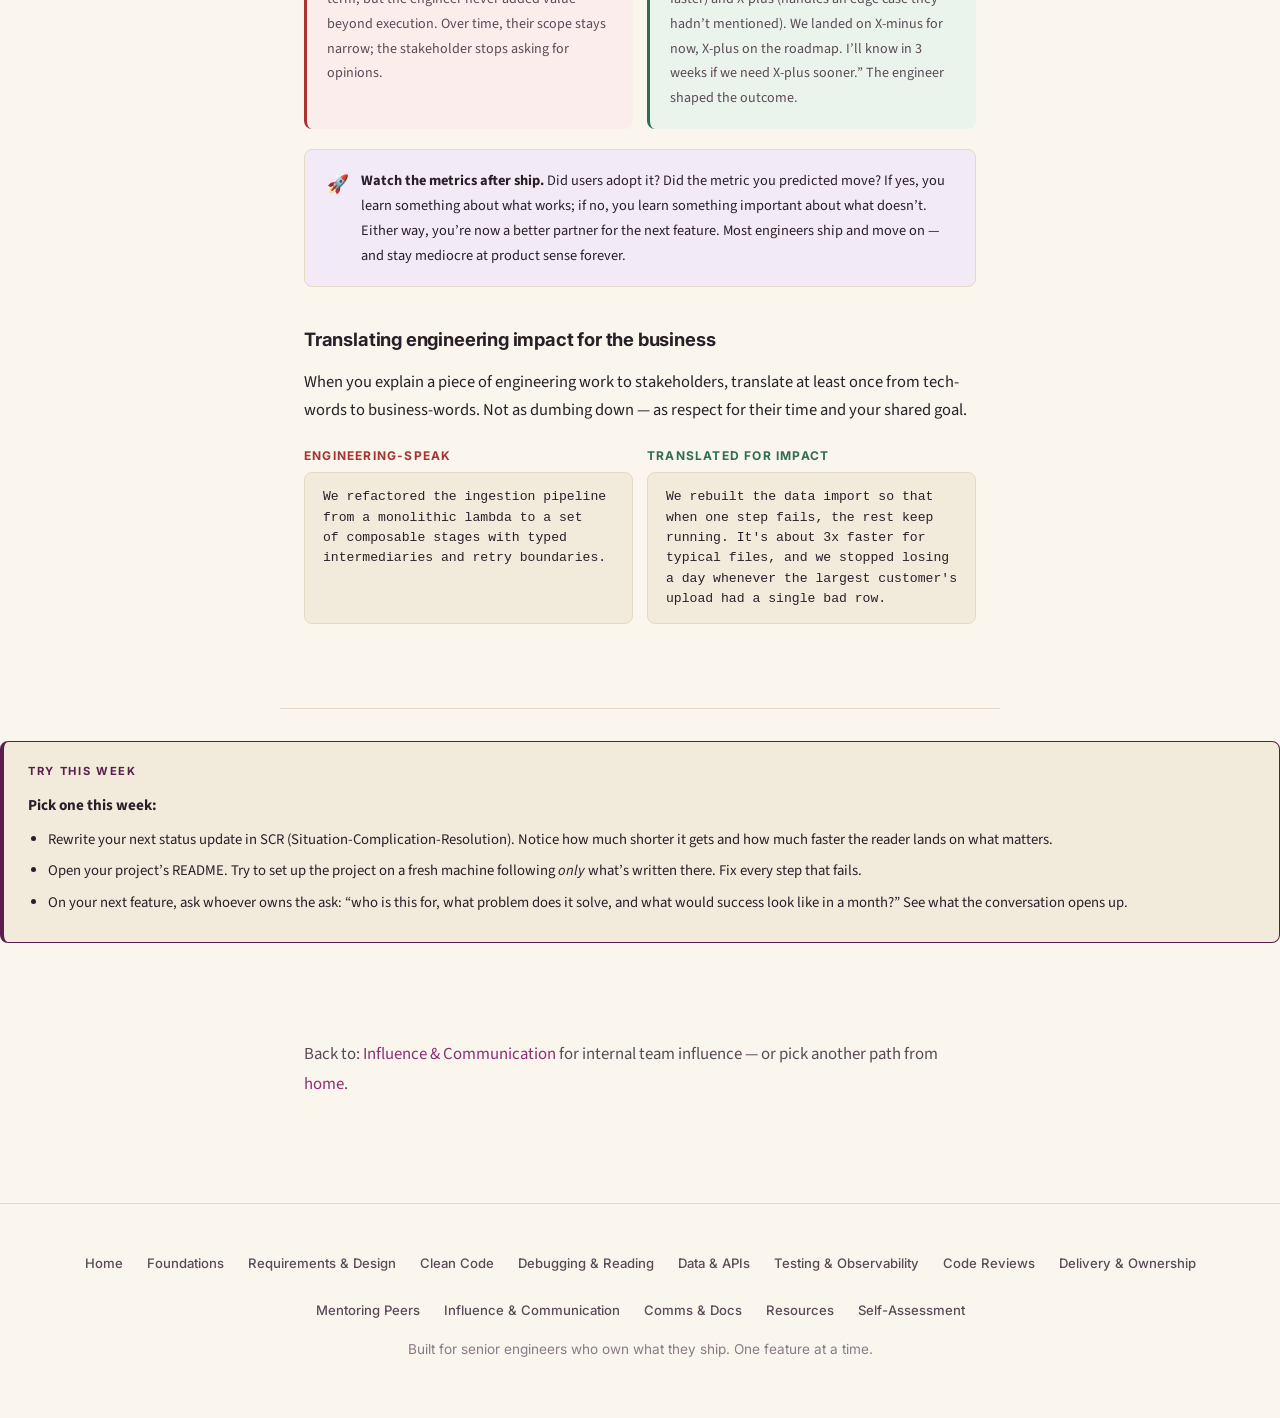
<file: communication-docs.html>
<!DOCTYPE html>
<html lang="en" data-theme="light">
<head>
  <meta charset="UTF-8">
  <meta name="viewport" content="width=device-width, initial-scale=1.0">
  <title>Communication &amp; Documentation &mdash; Craft &amp; Ownership</title>
  <link rel="preconnect" href="https://fonts.googleapis.com">
  <link rel="preconnect" href="https://fonts.gstatic.com" crossorigin>
  <link href="https://fonts.googleapis.com/css2?family=Inter:wght@400;500;600;700;800&family=Source+Sans+3:wght@400;500;600;700&display=swap" rel="stylesheet">
  <link rel="stylesheet" href="css/styles.css">
</head>
<body data-current-page="communication-docs.html">

  <nav id="navbar">
    <div class="nav-inner">
      <a href="index.html" class="nav-brand">Craft &amp; Ownership</a>
      <div class="nav-links" id="navLinks">
        <a href="index.html">Home</a>
        <div class="nav-dropdown">
          <button class="nav-dropdown-toggle">Start Here</button>
          <div class="nav-dropdown-menu">
            <a href="foundations.html">Foundations</a>
            <a href="requirements-design.html">Requirements &amp; Design</a>
          </div>
        </div>
        <div class="nav-dropdown">
          <button class="nav-dropdown-toggle">Craft</button>
          <div class="nav-dropdown-menu">
            <a href="clean-code.html">Clean Code</a>
            <a href="debugging-reading.html">Debugging &amp; Reading</a>
            <a href="data-api.html">Data &amp; APIs</a>
            <a href="testing-observability.html">Testing &amp; Observability</a>
            <a href="code-reviews.html">Code Reviews</a>
          </div>
        </div>
        <div class="nav-dropdown">
          <button class="nav-dropdown-toggle">Ownership</button>
          <div class="nav-dropdown-menu">
            <a href="delivery-ownership.html">Delivery &amp; Ownership</a>
            <a href="mentoring-peers.html">Mentoring Peers</a>
            <a href="influence-communication.html">Influence &amp; Communication</a>
            <a href="communication-docs.html">Comms &amp; Docs</a>
          </div>
        </div>
        <a href="resources.html">Resources</a>
        <a href="self-assessment.html">Self-Assessment</a>
      </div>
      <div class="nav-right">
        <button class="theme-toggle" id="themeBtn" onclick="toggleTheme()" aria-label="Toggle dark mode">&#127769;</button>
        <button class="hamburger" onclick="toggleMenu()" aria-label="Open menu">&#9776;</button>
      </div>
    </div>
  </nav>

  <div class="page-header">
    <h1>Communication &amp; Documentation</h1>
    <p class="subtitle">Communication that lands beyond your team &mdash; with clients, stakeholders, and future readers. Documentation that saves time instead of gathering dust. Product sense that turns you from a feature-builder into a feature-partner.</p>
  </div>

  <section class="page-toc">
    <h4>On This Page</h4>
    <ul>
      <li><a href="#client">1. Client Communication</a></li>
      <li><a href="#structured">2. Structured Communication &mdash; Pyramid &amp; SCR</a></li>
      <li><a href="#docs">3. Documentation People Actually Read</a></li>
      <li><a href="#product">4. Product &amp; Business Sense</a></li>
    </ul>
  </section>

  <!-- 1. Client Communication -->
  <section class="fade-in" id="client">
    <span class="section-num">01 &middot; Outside Voices</span>
    <h2>Client Communication</h2>
    <p class="section-intro">When your team ships to a client &mdash; a paying customer, an internal partner team, an external org &mdash; your communication is part of the product. The code can be excellent; a client left in the dark about what changed and why will still feel let down. Senior engineers own that experience alongside the code.</p>

    <div class="key-insight">
      <h4>Key Insight</h4>
      <p>Clients don&rsquo;t measure engineers primarily on code. They measure on <em>predictability</em>: do I know what&rsquo;s coming, when, and what to expect if it slips? The engineer who delivers average code with clockwork communication earns more trust than the engineer who delivers brilliant code and goes silent for three weeks.</p>
    </div>

    <h3>Habits that build trust with clients</h3>
    <div class="framework">
      <h4>The client-communication baseline</h4>
      <ul>
        <li><strong>Predictable updates.</strong> Weekly or bi-weekly, same cadence, same format. Clients stop worrying when they can count on it.</li>
        <li><strong>Flag risks early, not late.</strong> The &ldquo;no surprises&rdquo; rule matters double for clients. A slip flagged two weeks out is a conversation; a slip flagged on the promised date is a crisis.</li>
        <li><strong>Translate tech to impact.</strong> &ldquo;We refactored the payment module&rdquo; means nothing to them. &ldquo;We eliminated a class of bugs that caused 3 outages last quarter&rdquo; means everything.</li>
        <li><strong>Respect their time.</strong> 20-minute meetings that could be a Slack message. 50-slide decks with one useful slide. Senior communication is brief.</li>
        <li><strong>Be present when it&rsquo;s hard.</strong> After an incident, after a slip, after a push-back &mdash; show up, own it, own the fix. Easy communication in good times is worth little; honest communication in hard times earns years of trust.</li>
      </ul>
    </div>

    <h3>Saying no to clients &mdash; with grace</h3>
    <p>Clients ask for things that don&rsquo;t fit the plan. &ldquo;Yes&rdquo; to everything breaks the plan; blunt &ldquo;no&rdquo; breaks the relationship. Senior engineers find the honest middle: name the trade-off, give them the choice.</p>

    <div class="tip">
      <span class="tip-icon">&#128172;</span>
      <div>
        <p><strong>Weak no:</strong> &ldquo;We can&rsquo;t do that.&rdquo;</p>
        <p><strong>Strong no:</strong> &ldquo;We can do that &mdash; but it means feature X slips two weeks, or we cut the edge-case handling we&rsquo;d planned for Y. I&rsquo;d lean against option 2 because we&rsquo;d likely see an incident within a month. Which trade-off do you prefer?&rdquo;</p>
        <p>The strong version treats the client as a partner and gives them agency. You&rsquo;ve also modelled the thinking so they can make the next call themselves.</p>
      </div>
    </div>

    <div class="pattern-grid">
      <div class="pitfall">
        <h5>Common pitfall</h5>
        <p>Going silent during a hard period. &ldquo;We&rsquo;re heads down; I&rsquo;ll update when we have news.&rdquo; Clients hear: &ldquo;something&rsquo;s wrong and they don&rsquo;t want to say.&rdquo; Trust drops fast during silence.</p>
      </div>
      <div class="better">
        <h5>Better approach</h5>
        <p>Over-communicate through hard periods. &ldquo;No news this week, still working through the unknowns we flagged last Friday, expect substantive update Monday.&rdquo; Even &ldquo;no news&rdquo; is news when said on time.</p>
      </div>
    </div>

    <div class="tip info-tip">
      <span class="tip-icon">&#128100;</span>
      <div>
        <p><strong>A working note on consulting contexts:</strong> if your team works at a client site or as an embedded partner, you are <em>both</em> a team member and a guest. The guest half means extra care with tone: suggest before insist, ask before assume, teach before critique. Over a year, this earns the kind of trust where clients start asking your opinion on things you weren&rsquo;t even contracted for &mdash; which is where the most interesting work happens.</p>
      </div>
    </div>
  </section>

  <div class="section-divider"></div>

  <!-- 2. Structured Communication -->
  <section class="fade-in" id="structured">
    <span class="section-num">02 &middot; Clarity</span>
    <h2>Structured Communication &mdash; Pyramid &amp; SCR</h2>
    <p class="section-intro">Most engineering communication buries the important thing at the bottom of a long build-up. Structured communication inverts that: the conclusion comes first, the supporting logic follows, and the reader can stop reading when they&rsquo;re satisfied. It&rsquo;s the single highest-leverage skill for talking to busy stakeholders.</p>

    <h3>The Pyramid Principle</h3>
    <div class="framework">
      <h4>Lead with the answer; support it after</h4>
      <p>Barbara Minto&rsquo;s Pyramid Principle: start with the main point, then give three or so supporting arguments, then the evidence under each argument. The reader always knows what you&rsquo;re saying; they choose how deep to go.</p>
      <p>The opposite &mdash; narrative order, background first, conclusion last &mdash; works for stories and wastes the reader&rsquo;s time in business communication.</p>
    </div>

    <div class="code-pair">
      <div>
        <span class="label bad">Narrative &mdash; conclusion last</span>
        <pre class="code-block">Last quarter we started seeing P95
latency drift. We investigated several
options. After benchmarking we tried
approach A, which didn't help. Then we
tried B, which helped but introduced
complexity. Eventually we landed on C.

Recommendation: adopt C.</pre>
      </div>
      <div>
        <span class="label good">Pyramid &mdash; conclusion first</span>
        <pre class="code-block">Recommendation: adopt C for P95 latency.

- C cuts P95 by 40% with minimal ongoing
  complexity.
- We ruled out A (no effect) and B (helpful
  but adds complexity we'd regret).
- Benchmark data, cost, and risk below.

[details follow]</pre>
      </div>
    </div>

    <h3>SCR &mdash; Situation, Complication, Resolution</h3>
    <div class="framework">
      <p>SCR is a lightweight version of the pyramid for short communications &mdash; emails, update posts, a 2-minute verbal update.</p>
      <ul>
        <li><strong>Situation:</strong> one line on what&rsquo;s true / what we agreed.</li>
        <li><strong>Complication:</strong> what&rsquo;s changed or broken.</li>
        <li><strong>Resolution:</strong> what you propose / what&rsquo;s being done.</li>
      </ul>
      <p>Three sentences. Works for a Slack update, a status post, a meeting opener. The reader knows in 15 seconds what they need to know.</p>
    </div>

    <div class="tip">
      <span class="tip-icon">&#128221;</span>
      <div>
        <p><strong>SCR example:</strong></p>
        <p><em>Situation:</em> Payment migration was tracking to ship Friday.<br>
        <em>Complication:</em> Two edge cases surfaced in staging this morning that weren&rsquo;t in the original scope.<br>
        <em>Resolution:</em> I&rsquo;m extending by two days, shipping Monday. The edge cases are real; rushing Friday risks incident. I&rsquo;ll send a fuller note at standup.</p>
      </div>
    </div>

    <h3>MECE &mdash; Mutually Exclusive, Collectively Exhaustive</h3>
    <p>When you present options, the set should be MECE: each option distinct from the others (mutually exclusive), and together covering the real space (collectively exhaustive). &ldquo;We could do A, B, or C&rdquo; is useless if A and B overlap, or if D was the obviously-right option you forgot.</p>

    <div class="framework">
      <h4>Check a list of options against MECE</h4>
      <ul>
        <li><strong>Mutually exclusive:</strong> could the reader pick two of them and not be contradicting themselves?</li>
        <li><strong>Collectively exhaustive:</strong> is there a reasonable path the reader might ask about that&rsquo;s missing? Usually &ldquo;do nothing&rdquo; or &ldquo;wait and reassess&rdquo; deserves to be in the set.</li>
      </ul>
    </div>

    <div class="tip info-tip">
      <span class="tip-icon">&#128218;</span>
      <div>
        <p><strong>Deeper reading:</strong> <em>The Pyramid Principle</em> by Barbara Minto is the original; dense but influential. For a short, modern treatment, read the &ldquo;Pyramid Principle&rdquo; section of <em>The McKinsey Way</em>. For day-to-day practice: writing your next Slack status update in SCR will teach you more than reading either.</p>
      </div>
    </div>
  </section>

  <div class="section-divider"></div>

  <!-- 3. Documentation -->
  <section class="fade-in" id="docs">
    <span class="section-num">03 &middot; Written</span>
    <h2>Documentation People Actually Read</h2>
    <p class="section-intro">Most engineering documentation goes unread. The ones that get read share a few properties: they&rsquo;re written for a specific reader, they answer the question the reader came with, and they&rsquo;re kept alive &mdash; not preserved as monuments. Senior engineers treat documentation as craft, not a side-tax on the &ldquo;real&rdquo; work.</p>

    <div class="key-insight">
      <h4>Key Insight</h4>
      <p>Write every document for a named reader doing a named task. &ldquo;An engineer joining the project&rdquo;, &ldquo;an on-call responding to an alert&rdquo;, &ldquo;a stakeholder evaluating feasibility.&rdquo; Generic documentation &mdash; written for nobody in particular &mdash; stays generically unread.</p>
    </div>

    <h3>The documents worth writing well</h3>
    <div class="card-grid two-col">
      <div class="card">
        <h4>README</h4>
        <p>The first thing a new reader sees. Must answer: what is this, how do I run it, where do I go next. If your <code>make dev</code> doesn&rsquo;t work from a fresh checkout by following the README alone, the README is wrong &mdash; fix it before the next new-joiner hits it.</p>
      </div>
      <div class="card">
        <h4>Architecture overview</h4>
        <p>One page with a diagram and a paragraph per major component. Helps a new engineer build a mental model in 15 minutes instead of three days. Update when shape changes; don&rsquo;t let it lie.</p>
      </div>
      <div class="card">
        <h4>Runbook</h4>
        <p>For an on-call under pressure. Name the symptom, give the diagnostic steps, list the top failure modes. See <a href="delivery-ownership.html#handover">handover</a>.</p>
      </div>
      <div class="card">
        <h4>Onboarding guide</h4>
        <p>&ldquo;Your first two weeks.&rdquo; What to install, what to read, what small PR to aim for. Saves every future hire days of groping around.</p>
      </div>
      <div class="card">
        <h4>Design doc</h4>
        <p>For a decision being weighed. Covered in <a href="requirements-design.html#design-doc">requirements &amp; design</a>.</p>
      </div>
      <div class="card">
        <h4>ADR</h4>
        <p>For a decision already made. Covered in <a href="requirements-design.html#adr">requirements &amp; design</a>.</p>
      </div>
      <div class="card">
        <h4>Post-mortem</h4>
        <p>After an incident. Covered in <a href="delivery-ownership.html#post-mortem">post-mortem practice</a>.</p>
      </div>
      <div class="card">
        <h4>How-to guides</h4>
        <p>Specific task-based docs: &ldquo;How to add a new payment provider&rdquo;, &ldquo;How to roll a secret&rdquo;. Written once, saves the team the Slack thread every time someone new needs to do the thing.</p>
      </div>
    </div>

    <h3>Writing docs that stay useful</h3>
    <div class="framework">
      <h4>Habits that keep docs alive</h4>
      <ul>
        <li><strong>Write for the task, not the topic.</strong> &ldquo;How to deploy&rdquo; beats &ldquo;Deployment system.&rdquo; Task docs are read; topic docs are archived.</li>
        <li><strong>Put a &ldquo;last reviewed&rdquo; date at the top.</strong> Forces periodic re-read; signals to readers how fresh the content is.</li>
        <li><strong>One source of truth per topic.</strong> Four docs on deploying means readers find the wrong one and follow stale steps. Consolidate; link rather than duplicate.</li>
        <li><strong>Link rather than embed.</strong> If another doc already explains a prerequisite, link; don&rsquo;t paste. When the original changes, the link stays current; the paste goes stale.</li>
        <li><strong>Delete docs that have rotted past repair.</strong> Out-of-date docs are worse than no docs &mdash; they mislead. Mark or remove them.</li>
        <li><strong>Review docs on PR that changed the underlying thing.</strong> &ldquo;Does this PR require a doc update?&rdquo; in your review checklist. Close the loop.</li>
      </ul>
    </div>

    <div class="tip success-tip">
      <span class="tip-icon">&#128221;</span>
      <div>
        <p><strong>Scenario:</strong> a team audits its docs folder. Half the pages are 2+ years old, contradicting each other, mentioning systems that have been deleted. They delete about 60% and consolidate the rest into six &ldquo;canonical&rdquo; pages with clear readers and last-reviewed dates. Readership of the remaining pages triples in the next quarter. <em>Fewer, better docs beat more, stale ones.</em></p>
      </div>
    </div>

    <div class="pattern-grid">
      <div class="pitfall">
        <h5>Common pitfall</h5>
        <p>Writing comprehensive documentation in one big push when a service ships. Nobody reads the 40-page PDF; it ages quickly; the team quietly stops trusting docs in general.</p>
      </div>
      <div class="better">
        <h5>Better approach</h5>
        <p>Write docs in small pieces, keyed to specific reader tasks. Update them as the code changes. Treat a PR that touches behavior but not its doc as half-done.</p>
      </div>
    </div>
  </section>

  <div class="section-divider"></div>

  <!-- 4. Product & Business -->
  <section class="fade-in" id="product">
    <span class="section-num">04 &middot; Why</span>
    <h2>Product &amp; Business Sense</h2>
    <p class="section-intro">Most engineers can build what they&rsquo;re told. Senior engineers push further: they know <em>why</em> they&rsquo;re building it, who benefits, what problem it solves, what success looks like. That understanding shapes better decisions at every step &mdash; from API design to how much test coverage is enough.</p>

    <div class="key-insight">
      <h4>Key Insight</h4>
      <p>The engineer who asks &ldquo;who is this for?&rdquo; before coding often discovers that half the proposed scope is unnecessary, or that a simpler solution would better serve the real user. That discovery is senior-engineer value &mdash; unlocked by curiosity, not by more code.</p>
    </div>

    <h3>Questions to ask yourself on every feature</h3>
    <div class="framework">
      <ul>
        <li><strong>Who is this for?</strong> Real users, not personas. If you can&rsquo;t name three, do you actually know?</li>
        <li><strong>What problem is it solving?</strong> In one sentence. Not &ldquo;the feature&rdquo; &mdash; the underlying pain it removes.</li>
        <li><strong>What&rsquo;s the evidence the problem matters?</strong> Support tickets, revenue impact, user research, competitive pressure. If no evidence, is the priority justified?</li>
        <li><strong>What happens if we don&rsquo;t do it?</strong> Often the honest answer is &ldquo;not much&rdquo; &mdash; which is useful information.</li>
        <li><strong>What does success look like in a month? In a year?</strong> A number, a behaviour change, something measurable.</li>
        <li><strong>What&rsquo;s the simplest version that would still work?</strong> Often smaller than the original proposal.</li>
      </ul>
    </div>

    <h3>Partnering with stakeholders instead of taking orders</h3>
    <p>The best engineer-stakeholder relationships are partnerships. The stakeholder brings customer insight, market context, prioritisation judgment. The engineer brings feasibility, trade-offs, and a sense of what&rsquo;s actually expensive. Together they shape the feature. Senior engineers show up to that partnership prepared &mdash; with questions, with alternatives, with honest costs.</p>

    <div class="pattern-grid">
      <div class="pitfall">
        <h5>Common pitfall &mdash; order-taker mode</h5>
        <p>&ldquo;The ask was build X. I built X.&rdquo; The feature ships, the stakeholder is happy in the short term, but the engineer never added value beyond execution. Over time, their scope stays narrow; the stakeholder stops asking for opinions.</p>
      </div>
      <div class="better">
        <h5>Better approach &mdash; partner mode</h5>
        <p>&ldquo;The ask was build X. I asked why, and what they&rsquo;d measure. I proposed X-minus (smaller, faster) and X-plus (handles an edge case they hadn&rsquo;t mentioned). We landed on X-minus for now, X-plus on the roadmap. I&rsquo;ll know in 3 weeks if we need X-plus sooner.&rdquo; The engineer shaped the outcome.</p>
      </div>
    </div>

    <div class="tip purple-tip">
      <span class="tip-icon">&#128640;</span>
      <div>
        <p><strong>Watch the metrics after ship.</strong> Did users adopt it? Did the metric you predicted move? If yes, you learn something about what works; if no, you learn something important about what doesn&rsquo;t. Either way, you&rsquo;re now a better partner for the next feature. Most engineers ship and move on &mdash; and stay mediocre at product sense forever.</p>
      </div>
    </div>

    <h3>Translating engineering impact for the business</h3>
    <p>When you explain a piece of engineering work to stakeholders, translate at least once from tech-words to business-words. Not as dumbing down &mdash; as respect for their time and your shared goal.</p>

    <div class="code-pair">
      <div>
        <span class="label bad">Engineering-speak</span>
        <pre class="code-block">We refactored the ingestion pipeline
from a monolithic lambda to a set
of composable stages with typed
intermediaries and retry boundaries.</pre>
      </div>
      <div>
        <span class="label good">Translated for impact</span>
        <pre class="code-block">We rebuilt the data import so that
when one step fails, the rest keep
running. It's about 3x faster for
typical files, and we stopped losing
a day whenever the largest customer's
upload had a single bad row.</pre>
      </div>
    </div>
  </section>

  <div class="section-divider"></div>

  <div class="try-this">
    <p><strong>Pick one this week:</strong></p>
    <ul>
      <li>Rewrite your next status update in SCR (Situation-Complication-Resolution). Notice how much shorter it gets and how much faster the reader lands on what matters.</li>
      <li>Open your project&rsquo;s README. Try to set up the project on a fresh machine following <em>only</em> what&rsquo;s written there. Fix every step that fails.</li>
      <li>On your next feature, ask whoever owns the ask: &ldquo;who is this for, what problem does it solve, and what would success look like in a month?&rdquo; See what the conversation opens up.</li>
    </ul>
  </div>

  <section class="fade-in">
    <p class="section-intro">Back to: <a href="influence-communication.html">Influence &amp; Communication</a> for internal team influence &mdash; or pick another path from <a href="index.html">home</a>.</p>
  </section>

  <footer>
    <div class="footer-links">
      <a href="index.html">Home</a>
      <a href="foundations.html">Foundations</a>
      <a href="requirements-design.html">Requirements &amp; Design</a>
      <a href="clean-code.html">Clean Code</a>
      <a href="debugging-reading.html">Debugging &amp; Reading</a>
      <a href="data-api.html">Data &amp; APIs</a>
      <a href="testing-observability.html">Testing &amp; Observability</a>
      <a href="code-reviews.html">Code Reviews</a>
      <a href="delivery-ownership.html">Delivery &amp; Ownership</a>
      <a href="mentoring-peers.html">Mentoring Peers</a>
      <a href="influence-communication.html">Influence &amp; Communication</a>
      <a href="communication-docs.html">Comms &amp; Docs</a>
      <a href="resources.html">Resources</a>
      <a href="self-assessment.html">Self-Assessment</a>
    </div>
    <p>Built for senior engineers who own what they ship. One feature at a time.</p>
  </footer>

  <script src="js/script.js"></script>
</body>
</html>
</file>
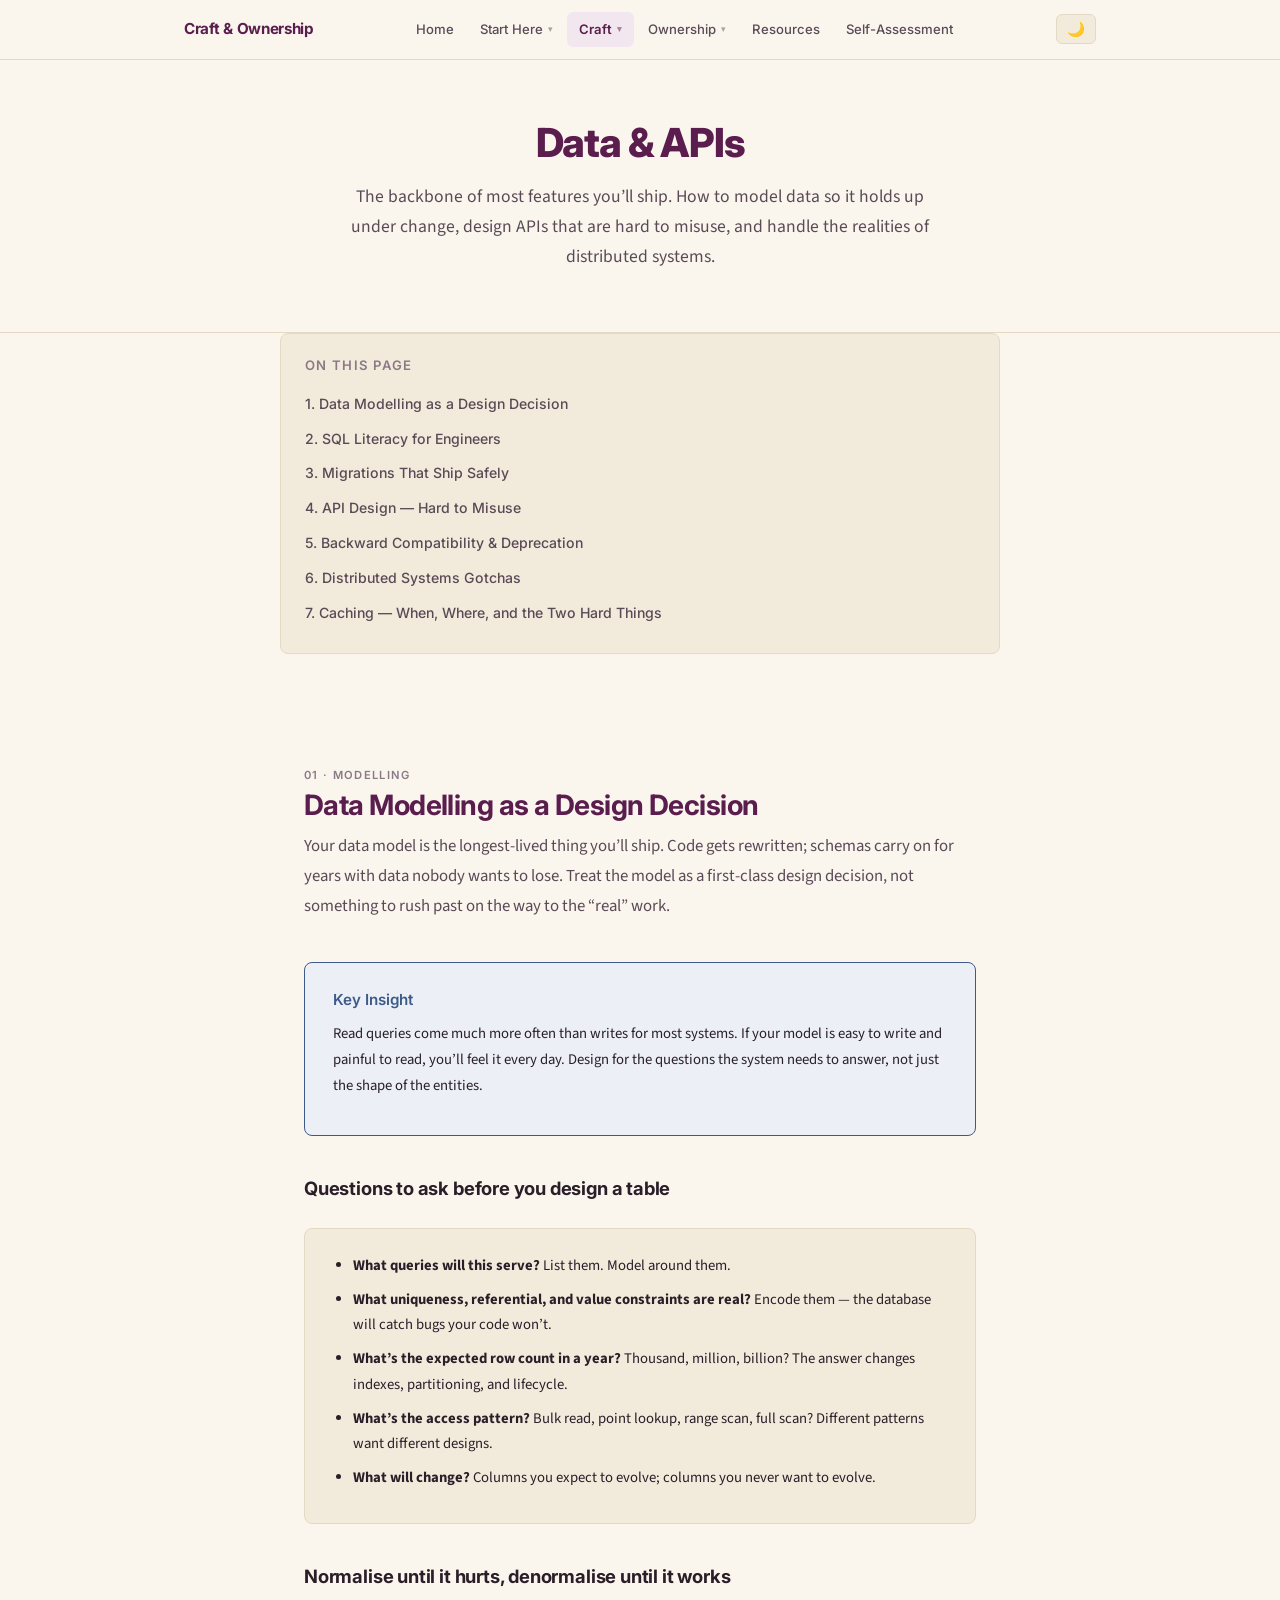
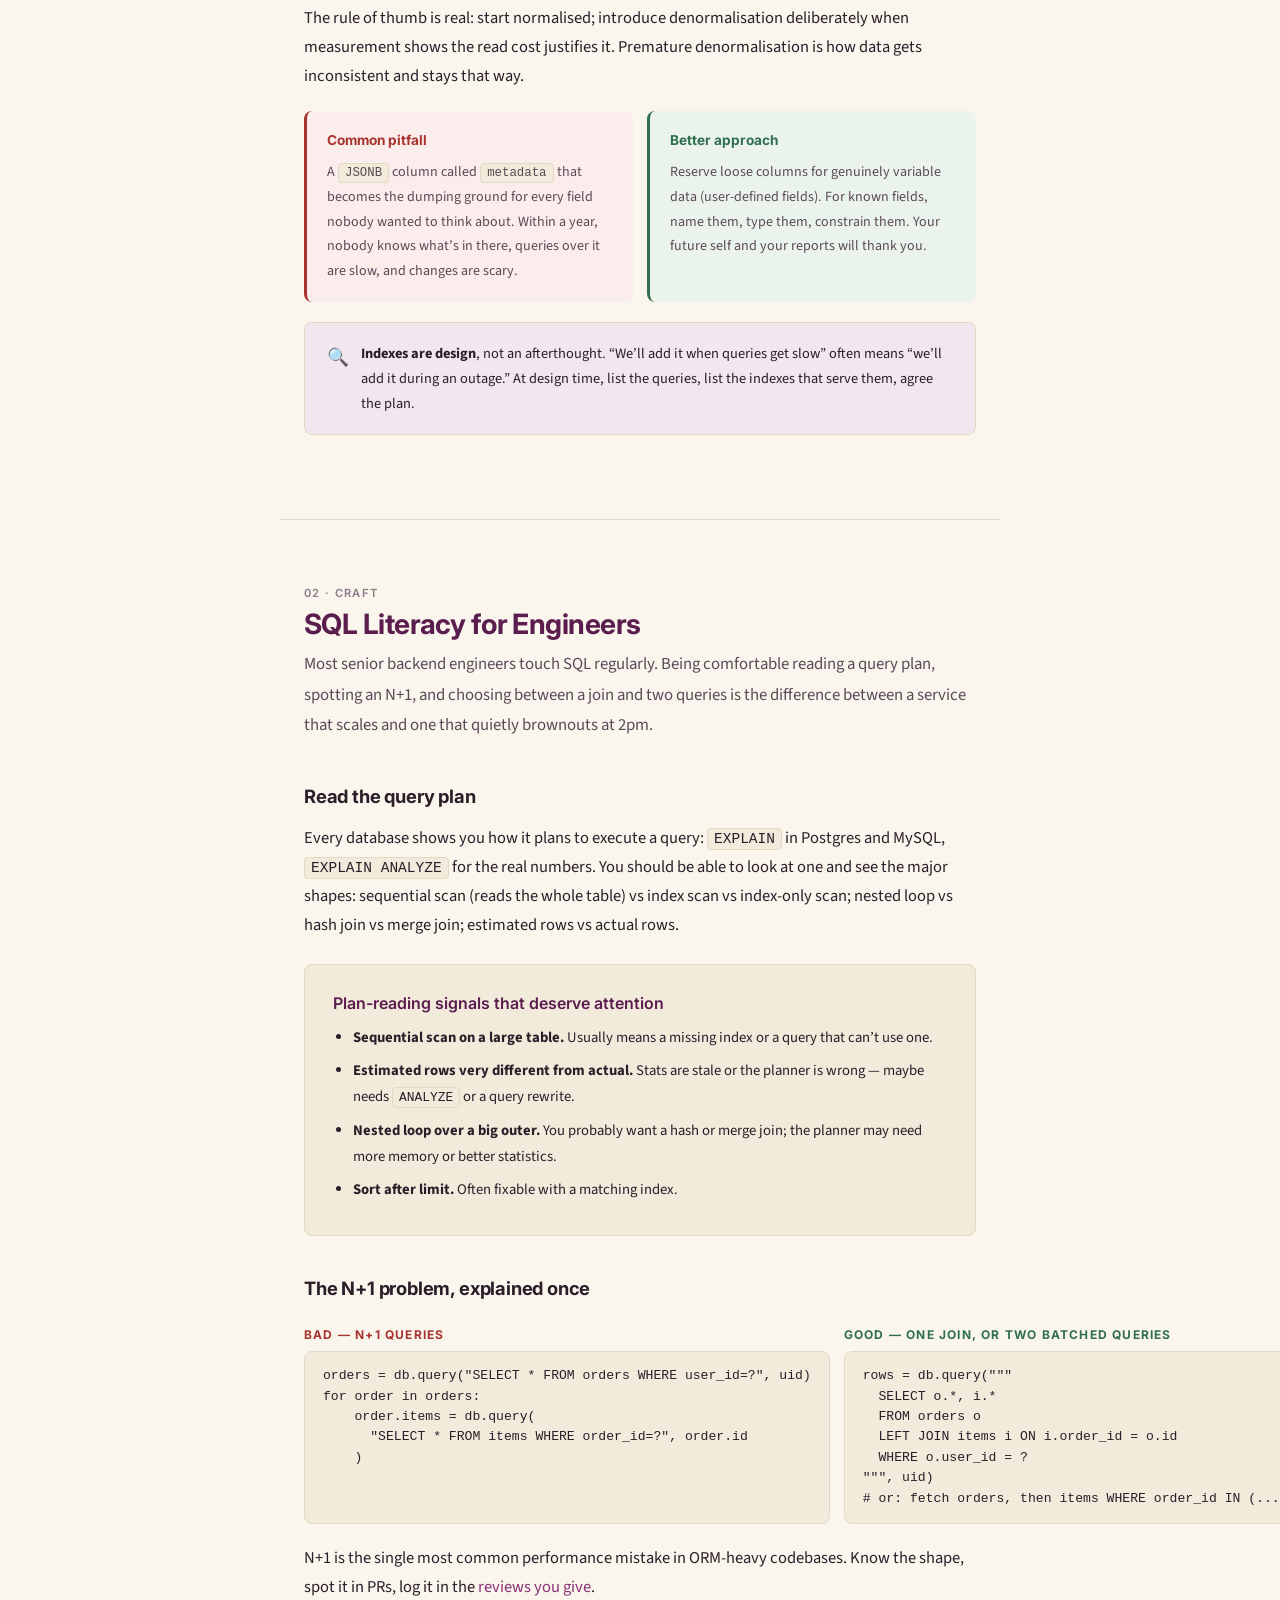
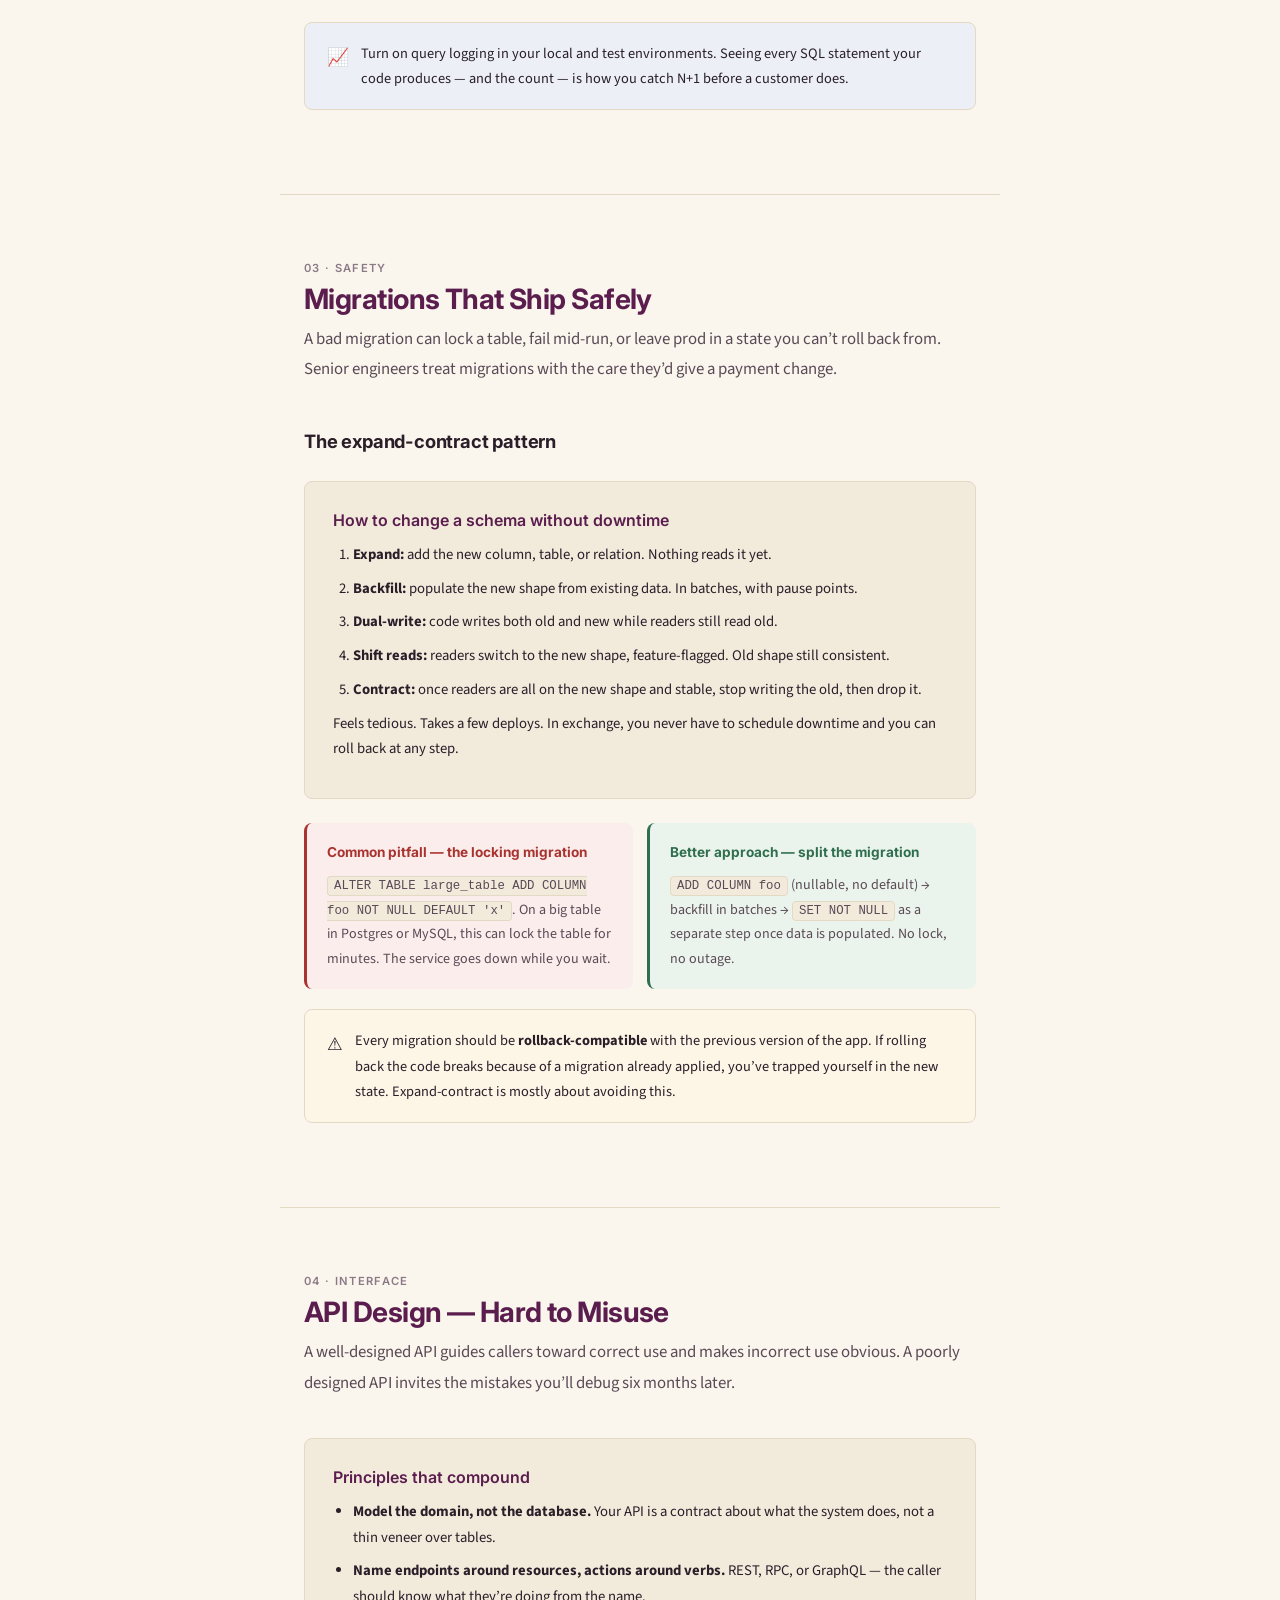
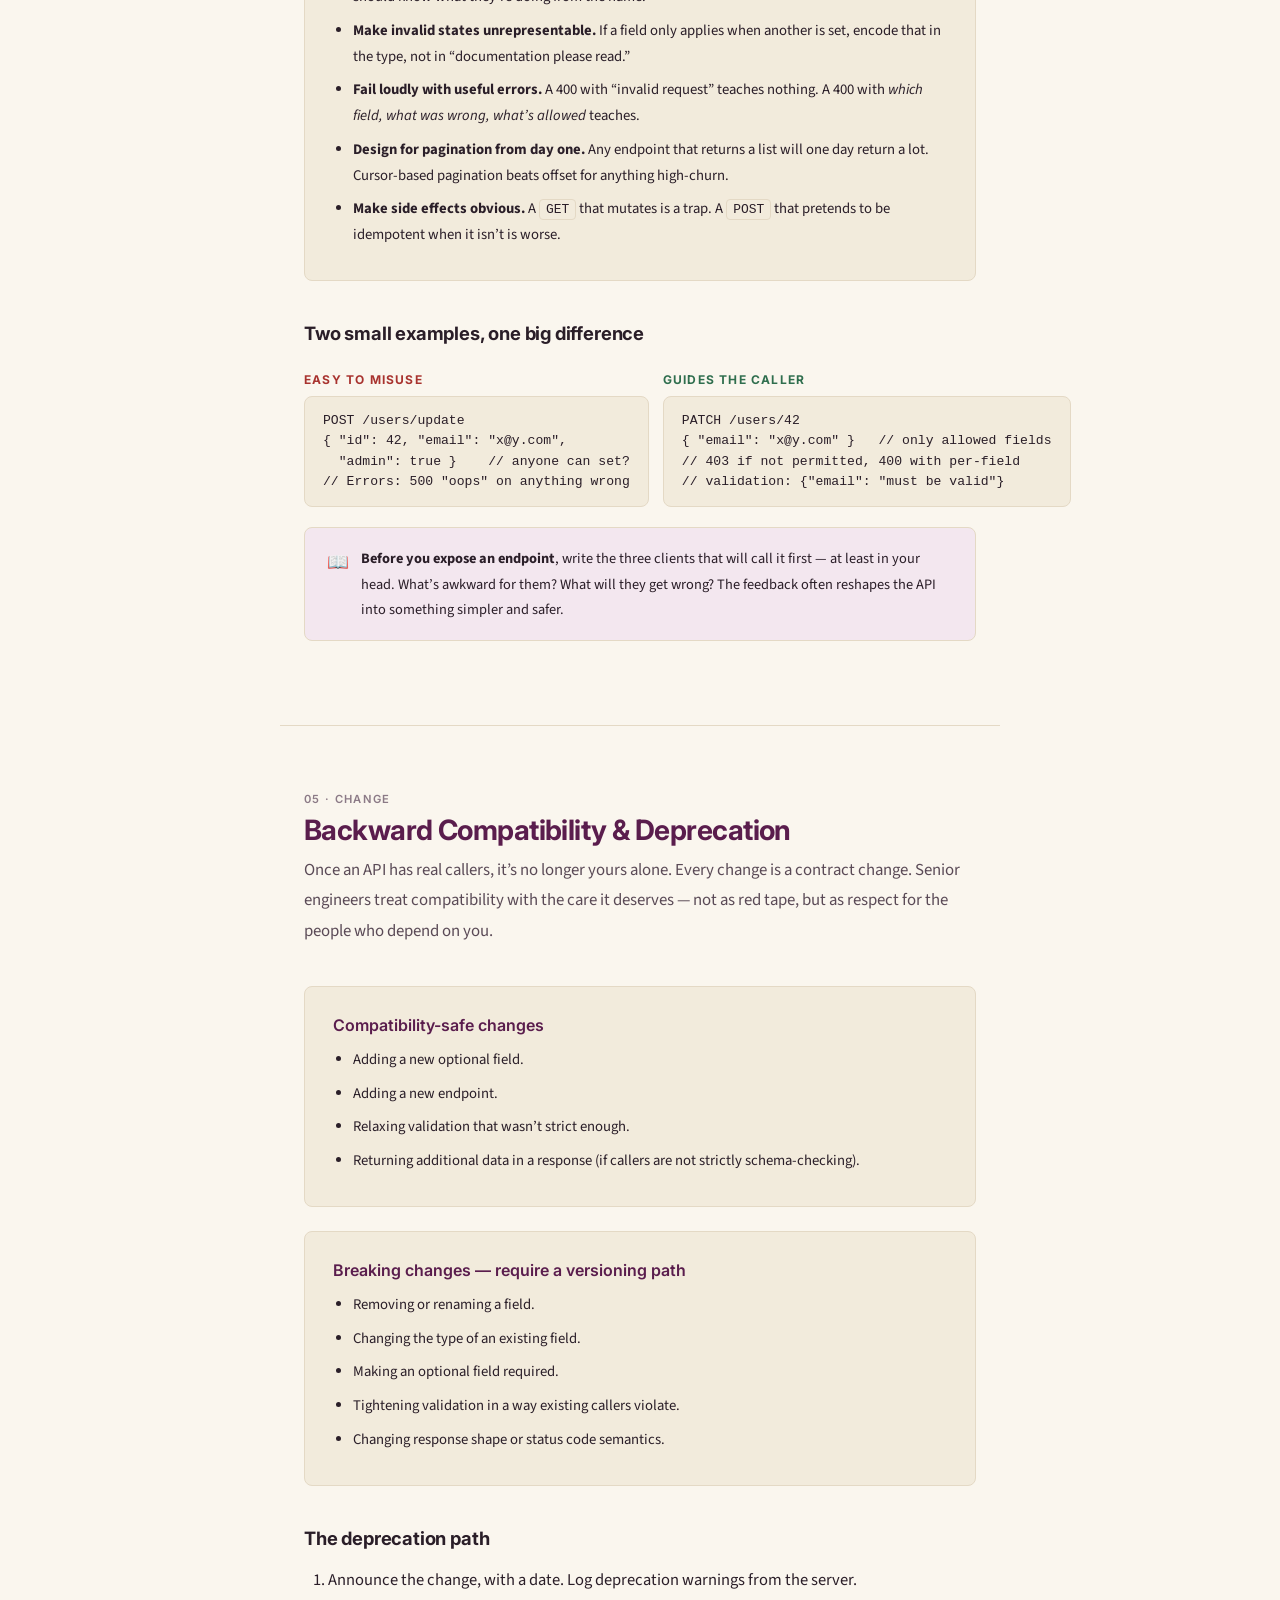
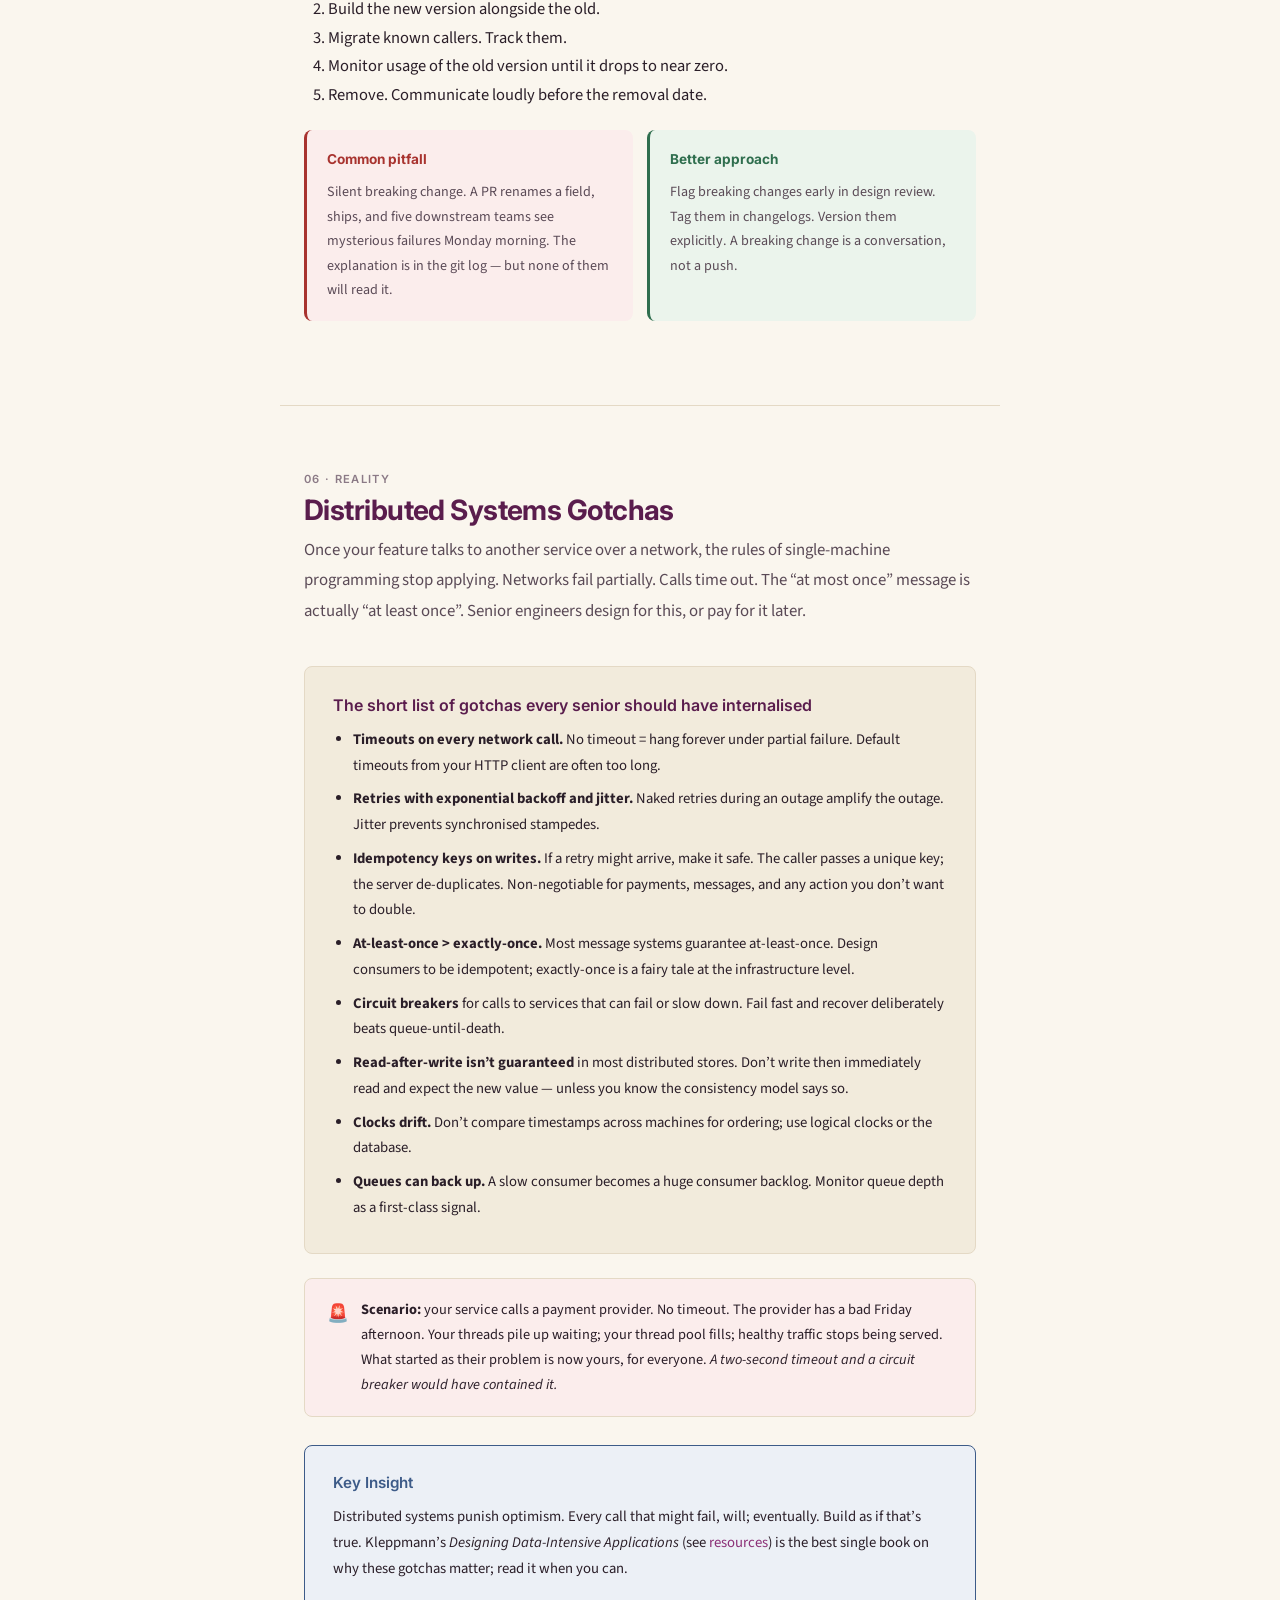
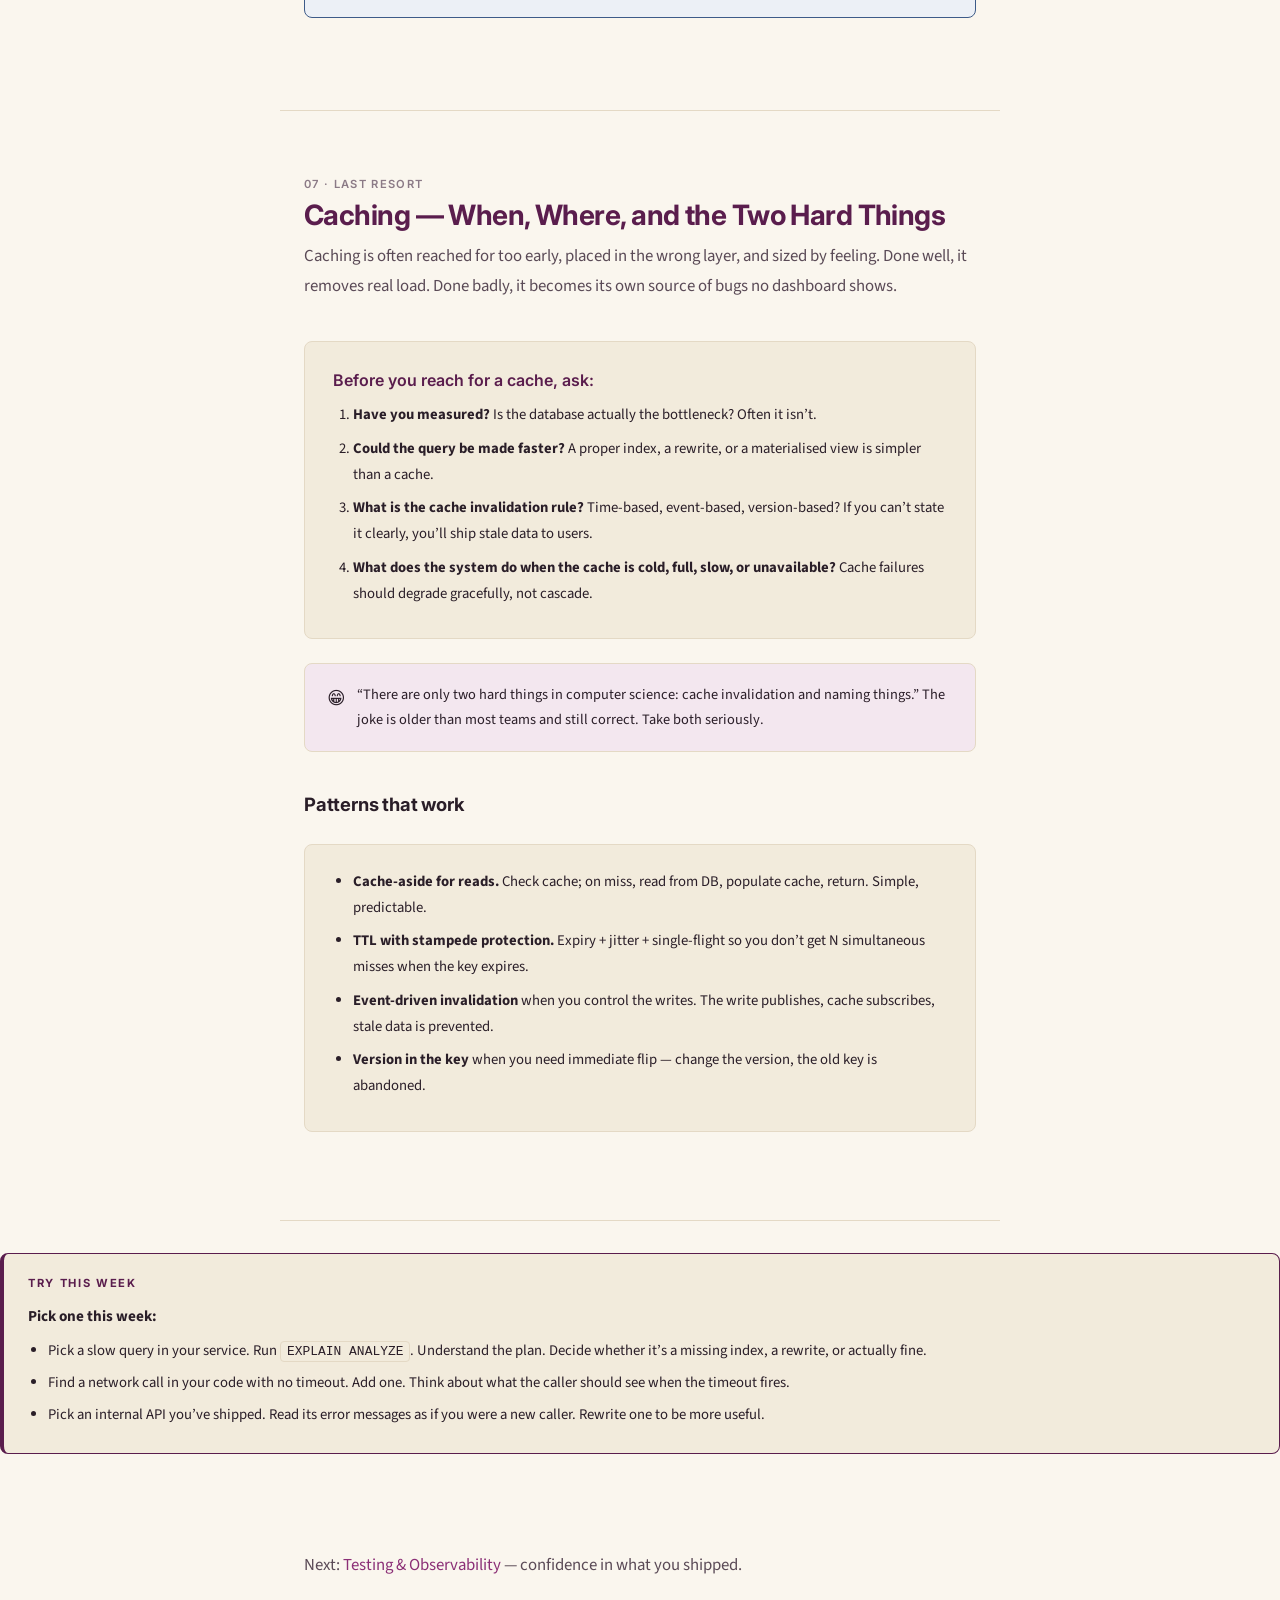
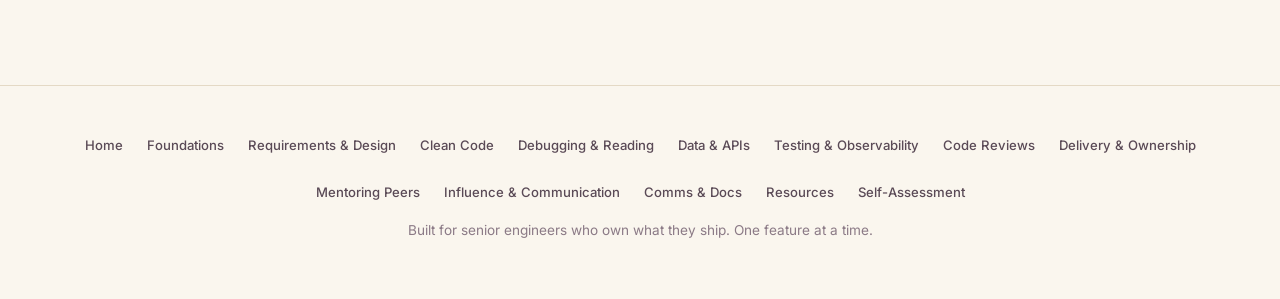
<file: data-api.html>
<!DOCTYPE html>
<html lang="en" data-theme="light">
<head>
  <meta charset="UTF-8">
  <meta name="viewport" content="width=device-width, initial-scale=1.0">
  <title>Data &amp; APIs &mdash; Craft &amp; Ownership</title>
  <link rel="preconnect" href="https://fonts.googleapis.com">
  <link rel="preconnect" href="https://fonts.gstatic.com" crossorigin>
  <link href="https://fonts.googleapis.com/css2?family=Inter:wght@400;500;600;700;800&family=Source+Sans+3:wght@400;500;600;700&display=swap" rel="stylesheet">
  <link rel="stylesheet" href="css/styles.css">
</head>
<body data-current-page="data-api.html">

  <nav id="navbar">
    <div class="nav-inner">
      <a href="index.html" class="nav-brand">Craft &amp; Ownership</a>
      <div class="nav-links" id="navLinks">
        <a href="index.html">Home</a>
        <div class="nav-dropdown">
          <button class="nav-dropdown-toggle">Start Here</button>
          <div class="nav-dropdown-menu">
            <a href="foundations.html">Foundations</a>
            <a href="requirements-design.html">Requirements &amp; Design</a>
          </div>
        </div>
        <div class="nav-dropdown">
          <button class="nav-dropdown-toggle">Craft</button>
          <div class="nav-dropdown-menu">
            <a href="clean-code.html">Clean Code</a>
            <a href="debugging-reading.html">Debugging &amp; Reading</a>
            <a href="data-api.html">Data &amp; APIs</a>
            <a href="testing-observability.html">Testing &amp; Observability</a>
            <a href="code-reviews.html">Code Reviews</a>
          </div>
        </div>
        <div class="nav-dropdown">
          <button class="nav-dropdown-toggle">Ownership</button>
          <div class="nav-dropdown-menu">
            <a href="delivery-ownership.html">Delivery &amp; Ownership</a>
            <a href="mentoring-peers.html">Mentoring Peers</a>
            <a href="influence-communication.html">Influence &amp; Communication</a>
            <a href="communication-docs.html">Comms &amp; Docs</a>
          </div>
        </div>
        <a href="resources.html">Resources</a>
        <a href="self-assessment.html">Self-Assessment</a>
      </div>
      <div class="nav-right">
        <button class="theme-toggle" id="themeBtn" onclick="toggleTheme()" aria-label="Toggle dark mode">&#127769;</button>
        <button class="hamburger" onclick="toggleMenu()" aria-label="Open menu">&#9776;</button>
      </div>
    </div>
  </nav>

  <div class="page-header">
    <h1>Data &amp; APIs</h1>
    <p class="subtitle">The backbone of most features you&rsquo;ll ship. How to model data so it holds up under change, design APIs that are hard to misuse, and handle the realities of distributed systems.</p>
  </div>

  <section class="page-toc">
    <h4>On This Page</h4>
    <ul>
      <li><a href="#data-model">1. Data Modelling as a Design Decision</a></li>
      <li><a href="#sql">2. SQL Literacy for Engineers</a></li>
      <li><a href="#migrations">3. Migrations That Ship Safely</a></li>
      <li><a href="#api-design">4. API Design &mdash; Hard to Misuse</a></li>
      <li><a href="#compat">5. Backward Compatibility &amp; Deprecation</a></li>
      <li><a href="#distributed">6. Distributed Systems Gotchas</a></li>
      <li><a href="#caching">7. Caching &mdash; When, Where, and the Two Hard Things</a></li>
    </ul>
  </section>

  <!-- 1. Data model -->
  <section class="fade-in" id="data-model">
    <span class="section-num">01 &middot; Modelling</span>
    <h2>Data Modelling as a Design Decision</h2>
    <p class="section-intro">Your data model is the longest-lived thing you&rsquo;ll ship. Code gets rewritten; schemas carry on for years with data nobody wants to lose. Treat the model as a first-class design decision, not something to rush past on the way to the &ldquo;real&rdquo; work.</p>

    <div class="key-insight">
      <h4>Key Insight</h4>
      <p>Read queries come much more often than writes for most systems. If your model is easy to write and painful to read, you&rsquo;ll feel it every day. Design for the questions the system needs to answer, not just the shape of the entities.</p>
    </div>

    <h3>Questions to ask before you design a table</h3>
    <div class="framework">
      <ul>
        <li><strong>What queries will this serve?</strong> List them. Model around them.</li>
        <li><strong>What uniqueness, referential, and value constraints are real?</strong> Encode them &mdash; the database will catch bugs your code won&rsquo;t.</li>
        <li><strong>What&rsquo;s the expected row count in a year?</strong> Thousand, million, billion? The answer changes indexes, partitioning, and lifecycle.</li>
        <li><strong>What&rsquo;s the access pattern?</strong> Bulk read, point lookup, range scan, full scan? Different patterns want different designs.</li>
        <li><strong>What will change?</strong> Columns you expect to evolve; columns you never want to evolve.</li>
      </ul>
    </div>

    <h3>Normalise until it hurts, denormalise until it works</h3>
    <p>The rule of thumb is real: start normalised; introduce denormalisation deliberately when measurement shows the read cost justifies it. Premature denormalisation is how data gets inconsistent and stays that way.</p>

    <div class="pattern-grid">
      <div class="pitfall">
        <h5>Common pitfall</h5>
        <p>A <code>JSONB</code> column called <code>metadata</code> that becomes the dumping ground for every field nobody wanted to think about. Within a year, nobody knows what&rsquo;s in there, queries over it are slow, and changes are scary.</p>
      </div>
      <div class="better">
        <h5>Better approach</h5>
        <p>Reserve loose columns for genuinely variable data (user-defined fields). For known fields, name them, type them, constrain them. Your future self and your reports will thank you.</p>
      </div>
    </div>

    <div class="tip">
      <span class="tip-icon">&#128269;</span>
      <div>
        <p><strong>Indexes are design</strong>, not an afterthought. &ldquo;We&rsquo;ll add it when queries get slow&rdquo; often means &ldquo;we&rsquo;ll add it during an outage.&rdquo; At design time, list the queries, list the indexes that serve them, agree the plan.</p>
      </div>
    </div>
  </section>

  <div class="section-divider"></div>

  <!-- 2. SQL -->
  <section class="fade-in" id="sql">
    <span class="section-num">02 &middot; Craft</span>
    <h2>SQL Literacy for Engineers</h2>
    <p class="section-intro">Most senior backend engineers touch SQL regularly. Being comfortable reading a query plan, spotting an N+1, and choosing between a join and two queries is the difference between a service that scales and one that quietly brownouts at 2pm.</p>

    <h3>Read the query plan</h3>
    <p>Every database shows you how it plans to execute a query: <code>EXPLAIN</code> in Postgres and MySQL, <code>EXPLAIN ANALYZE</code> for the real numbers. You should be able to look at one and see the major shapes: sequential scan (reads the whole table) vs index scan vs index-only scan; nested loop vs hash join vs merge join; estimated rows vs actual rows.</p>

    <div class="framework">
      <h4>Plan-reading signals that deserve attention</h4>
      <ul>
        <li><strong>Sequential scan on a large table.</strong> Usually means a missing index or a query that can&rsquo;t use one.</li>
        <li><strong>Estimated rows very different from actual.</strong> Stats are stale or the planner is wrong &mdash; maybe needs <code>ANALYZE</code> or a query rewrite.</li>
        <li><strong>Nested loop over a big outer.</strong> You probably want a hash or merge join; the planner may need more memory or better statistics.</li>
        <li><strong>Sort after limit.</strong> Often fixable with a matching index.</li>
      </ul>
    </div>

    <h3>The N+1 problem, explained once</h3>
    <div class="code-pair">
      <div>
        <span class="label bad">Bad &mdash; N+1 queries</span>
        <pre class="code-block">orders = db.query("SELECT * FROM orders WHERE user_id=?", uid)
for order in orders:
    order.items = db.query(
      "SELECT * FROM items WHERE order_id=?", order.id
    )</pre>
      </div>
      <div>
        <span class="label good">Good &mdash; one join, or two batched queries</span>
        <pre class="code-block">rows = db.query("""
  SELECT o.*, i.*
  FROM orders o
  LEFT JOIN items i ON i.order_id = o.id
  WHERE o.user_id = ?
""", uid)
# or: fetch orders, then items WHERE order_id IN (...)</pre>
      </div>
    </div>

    <p>N+1 is the single most common performance mistake in ORM-heavy codebases. Know the shape, spot it in PRs, log it in the <a href="code-reviews.html#pitfalls">reviews you give</a>.</p>

    <div class="tip info-tip">
      <span class="tip-icon">&#128200;</span>
      <div>
        <p>Turn on query logging in your local and test environments. Seeing every SQL statement your code produces &mdash; and the count &mdash; is how you catch N+1 before a customer does.</p>
      </div>
    </div>
  </section>

  <div class="section-divider"></div>

  <!-- 3. Migrations -->
  <section class="fade-in" id="migrations">
    <span class="section-num">03 &middot; Safety</span>
    <h2>Migrations That Ship Safely</h2>
    <p class="section-intro">A bad migration can lock a table, fail mid-run, or leave prod in a state you can&rsquo;t roll back from. Senior engineers treat migrations with the care they&rsquo;d give a payment change.</p>

    <h3>The expand-contract pattern</h3>
    <div class="framework">
      <h4>How to change a schema without downtime</h4>
      <ol>
        <li><strong>Expand:</strong> add the new column, table, or relation. Nothing reads it yet.</li>
        <li><strong>Backfill:</strong> populate the new shape from existing data. In batches, with pause points.</li>
        <li><strong>Dual-write:</strong> code writes both old and new while readers still read old.</li>
        <li><strong>Shift reads:</strong> readers switch to the new shape, feature-flagged. Old shape still consistent.</li>
        <li><strong>Contract:</strong> once readers are all on the new shape and stable, stop writing the old, then drop it.</li>
      </ol>
      <p>Feels tedious. Takes a few deploys. In exchange, you never have to schedule downtime and you can roll back at any step.</p>
    </div>

    <div class="pattern-grid">
      <div class="pitfall">
        <h5>Common pitfall &mdash; the locking migration</h5>
        <p><code>ALTER TABLE large_table ADD COLUMN foo NOT NULL DEFAULT 'x'</code>. On a big table in Postgres or MySQL, this can lock the table for minutes. The service goes down while you wait.</p>
      </div>
      <div class="better">
        <h5>Better approach &mdash; split the migration</h5>
        <p><code>ADD COLUMN foo</code> (nullable, no default) &rarr; backfill in batches &rarr; <code>SET NOT NULL</code> as a separate step once data is populated. No lock, no outage.</p>
      </div>
    </div>

    <div class="tip warning-tip">
      <span class="tip-icon">&#9888;&#65039;</span>
      <div>
        <p>Every migration should be <strong>rollback-compatible</strong> with the previous version of the app. If rolling back the code breaks because of a migration already applied, you&rsquo;ve trapped yourself in the new state. Expand-contract is mostly about avoiding this.</p>
      </div>
    </div>
  </section>

  <div class="section-divider"></div>

  <!-- 4. API design -->
  <section class="fade-in" id="api-design">
    <span class="section-num">04 &middot; Interface</span>
    <h2>API Design &mdash; Hard to Misuse</h2>
    <p class="section-intro">A well-designed API guides callers toward correct use and makes incorrect use obvious. A poorly designed API invites the mistakes you&rsquo;ll debug six months later.</p>

    <div class="framework">
      <h4>Principles that compound</h4>
      <ul>
        <li><strong>Model the domain, not the database.</strong> Your API is a contract about what the system does, not a thin veneer over tables.</li>
        <li><strong>Name endpoints around resources, actions around verbs.</strong> REST, RPC, or GraphQL &mdash; the caller should know what they&rsquo;re doing from the name.</li>
        <li><strong>Make invalid states unrepresentable.</strong> If a field only applies when another is set, encode that in the type, not in &ldquo;documentation please read.&rdquo;</li>
        <li><strong>Fail loudly with useful errors.</strong> A 400 with &ldquo;invalid request&rdquo; teaches nothing. A 400 with <em>which field, what was wrong, what&rsquo;s allowed</em> teaches.</li>
        <li><strong>Design for pagination from day one.</strong> Any endpoint that returns a list will one day return a lot. Cursor-based pagination beats offset for anything high-churn.</li>
        <li><strong>Make side effects obvious.</strong> A <code>GET</code> that mutates is a trap. A <code>POST</code> that pretends to be idempotent when it isn&rsquo;t is worse.</li>
      </ul>
    </div>

    <h3>Two small examples, one big difference</h3>
    <div class="code-pair">
      <div>
        <span class="label bad">Easy to misuse</span>
        <pre class="code-block">POST /users/update
{ "id": 42, "email": "x@y.com",
  "admin": true }    // anyone can set?
// Errors: 500 "oops" on anything wrong</pre>
      </div>
      <div>
        <span class="label good">Guides the caller</span>
        <pre class="code-block">PATCH /users/42
{ "email": "x@y.com" }   // only allowed fields
// 403 if not permitted, 400 with per-field
// validation: {"email": "must be valid"}</pre>
      </div>
    </div>

    <div class="tip">
      <span class="tip-icon">&#128214;</span>
      <div>
        <p><strong>Before you expose an endpoint</strong>, write the three clients that will call it first &mdash; at least in your head. What&rsquo;s awkward for them? What will they get wrong? The feedback often reshapes the API into something simpler and safer.</p>
      </div>
    </div>
  </section>

  <div class="section-divider"></div>

  <!-- 5. Compat -->
  <section class="fade-in" id="compat">
    <span class="section-num">05 &middot; Change</span>
    <h2>Backward Compatibility &amp; Deprecation</h2>
    <p class="section-intro">Once an API has real callers, it&rsquo;s no longer yours alone. Every change is a contract change. Senior engineers treat compatibility with the care it deserves &mdash; not as red tape, but as respect for the people who depend on you.</p>

    <div class="framework">
      <h4>Compatibility-safe changes</h4>
      <ul>
        <li>Adding a new optional field.</li>
        <li>Adding a new endpoint.</li>
        <li>Relaxing validation that wasn&rsquo;t strict enough.</li>
        <li>Returning additional data in a response (if callers are not strictly schema-checking).</li>
      </ul>
    </div>

    <div class="framework">
      <h4>Breaking changes &mdash; require a versioning path</h4>
      <ul>
        <li>Removing or renaming a field.</li>
        <li>Changing the type of an existing field.</li>
        <li>Making an optional field required.</li>
        <li>Tightening validation in a way existing callers violate.</li>
        <li>Changing response shape or status code semantics.</li>
      </ul>
    </div>

    <h3>The deprecation path</h3>
    <ol style="margin:0 0 20px 24px;">
      <li>Announce the change, with a date. Log deprecation warnings from the server.</li>
      <li>Build the new version alongside the old.</li>
      <li>Migrate known callers. Track them.</li>
      <li>Monitor usage of the old version until it drops to near zero.</li>
      <li>Remove. Communicate loudly before the removal date.</li>
    </ol>

    <div class="pattern-grid">
      <div class="pitfall">
        <h5>Common pitfall</h5>
        <p>Silent breaking change. A PR renames a field, ships, and five downstream teams see mysterious failures Monday morning. The explanation is in the git log &mdash; but none of them will read it.</p>
      </div>
      <div class="better">
        <h5>Better approach</h5>
        <p>Flag breaking changes early in design review. Tag them in changelogs. Version them explicitly. A breaking change is a conversation, not a push.</p>
      </div>
    </div>
  </section>

  <div class="section-divider"></div>

  <!-- 6. Distributed -->
  <section class="fade-in" id="distributed">
    <span class="section-num">06 &middot; Reality</span>
    <h2>Distributed Systems Gotchas</h2>
    <p class="section-intro">Once your feature talks to another service over a network, the rules of single-machine programming stop applying. Networks fail partially. Calls time out. The &ldquo;at most once&rdquo; message is actually &ldquo;at least once&rdquo;. Senior engineers design for this, or pay for it later.</p>

    <div class="framework">
      <h4>The short list of gotchas every senior should have internalised</h4>
      <ul>
        <li><strong>Timeouts on every network call.</strong> No timeout = hang forever under partial failure. Default timeouts from your HTTP client are often too long.</li>
        <li><strong>Retries with exponential backoff and jitter.</strong> Naked retries during an outage amplify the outage. Jitter prevents synchronised stampedes.</li>
        <li><strong>Idempotency keys on writes.</strong> If a retry might arrive, make it safe. The caller passes a unique key; the server de-duplicates. Non-negotiable for payments, messages, and any action you don&rsquo;t want to double.</li>
        <li><strong>At-least-once &gt; exactly-once.</strong> Most message systems guarantee at-least-once. Design consumers to be idempotent; exactly-once is a fairy tale at the infrastructure level.</li>
        <li><strong>Circuit breakers</strong> for calls to services that can fail or slow down. Fail fast and recover deliberately beats queue-until-death.</li>
        <li><strong>Read-after-write isn&rsquo;t guaranteed</strong> in most distributed stores. Don&rsquo;t write then immediately read and expect the new value &mdash; unless you know the consistency model says so.</li>
        <li><strong>Clocks drift.</strong> Don&rsquo;t compare timestamps across machines for ordering; use logical clocks or the database.</li>
        <li><strong>Queues can back up.</strong> A slow consumer becomes a huge consumer backlog. Monitor queue depth as a first-class signal.</li>
      </ul>
    </div>

    <div class="tip danger-tip">
      <span class="tip-icon">&#128680;</span>
      <div>
        <p><strong>Scenario:</strong> your service calls a payment provider. No timeout. The provider has a bad Friday afternoon. Your threads pile up waiting; your thread pool fills; healthy traffic stops being served. What started as their problem is now yours, for everyone. <em>A two-second timeout and a circuit breaker would have contained it.</em></p>
      </div>
    </div>

    <div class="key-insight">
      <h4>Key Insight</h4>
      <p>Distributed systems punish optimism. Every call that might fail, will; eventually. Build as if that&rsquo;s true. Kleppmann&rsquo;s <em>Designing Data-Intensive Applications</em> (see <a href="resources.html#architecture">resources</a>) is the best single book on why these gotchas matter; read it when you can.</p>
    </div>
  </section>

  <div class="section-divider"></div>

  <!-- 7. Caching -->
  <section class="fade-in" id="caching">
    <span class="section-num">07 &middot; Last Resort</span>
    <h2>Caching &mdash; When, Where, and the Two Hard Things</h2>
    <p class="section-intro">Caching is often reached for too early, placed in the wrong layer, and sized by feeling. Done well, it removes real load. Done badly, it becomes its own source of bugs no dashboard shows.</p>

    <div class="framework">
      <h4>Before you reach for a cache, ask:</h4>
      <ol>
        <li><strong>Have you measured?</strong> Is the database actually the bottleneck? Often it isn&rsquo;t.</li>
        <li><strong>Could the query be made faster?</strong> A proper index, a rewrite, or a materialised view is simpler than a cache.</li>
        <li><strong>What is the cache invalidation rule?</strong> Time-based, event-based, version-based? If you can&rsquo;t state it clearly, you&rsquo;ll ship stale data to users.</li>
        <li><strong>What does the system do when the cache is cold, full, slow, or unavailable?</strong> Cache failures should degrade gracefully, not cascade.</li>
      </ol>
    </div>

    <div class="tip">
      <span class="tip-icon">&#128513;</span>
      <div>
        <p>&ldquo;There are only two hard things in computer science: cache invalidation and naming things.&rdquo; The joke is older than most teams and still correct. Take both seriously.</p>
      </div>
    </div>

    <h3>Patterns that work</h3>
    <div class="framework">
      <ul>
        <li><strong>Cache-aside for reads.</strong> Check cache; on miss, read from DB, populate cache, return. Simple, predictable.</li>
        <li><strong>TTL with stampede protection.</strong> Expiry + jitter + single-flight so you don&rsquo;t get N simultaneous misses when the key expires.</li>
        <li><strong>Event-driven invalidation</strong> when you control the writes. The write publishes, cache subscribes, stale data is prevented.</li>
        <li><strong>Version in the key</strong> when you need immediate flip &mdash; change the version, the old key is abandoned.</li>
      </ul>
    </div>
  </section>

  <div class="section-divider"></div>

  <div class="try-this">
    <p><strong>Pick one this week:</strong></p>
    <ul>
      <li>Pick a slow query in your service. Run <code>EXPLAIN ANALYZE</code>. Understand the plan. Decide whether it&rsquo;s a missing index, a rewrite, or actually fine.</li>
      <li>Find a network call in your code with no timeout. Add one. Think about what the caller should see when the timeout fires.</li>
      <li>Pick an internal API you&rsquo;ve shipped. Read its error messages as if you were a new caller. Rewrite one to be more useful.</li>
    </ul>
  </div>

  <section class="fade-in">
    <p class="section-intro">Next: <a href="testing-observability.html">Testing &amp; Observability</a> &mdash; confidence in what you shipped.</p>
  </section>

  <footer>
    <div class="footer-links">
      <a href="index.html">Home</a>
      <a href="foundations.html">Foundations</a>
      <a href="requirements-design.html">Requirements &amp; Design</a>
      <a href="clean-code.html">Clean Code</a>
      <a href="debugging-reading.html">Debugging &amp; Reading</a>
      <a href="data-api.html">Data &amp; APIs</a>
      <a href="testing-observability.html">Testing &amp; Observability</a>
      <a href="code-reviews.html">Code Reviews</a>
      <a href="delivery-ownership.html">Delivery &amp; Ownership</a>
      <a href="mentoring-peers.html">Mentoring Peers</a>
      <a href="influence-communication.html">Influence &amp; Communication</a>
      <a href="communication-docs.html">Comms &amp; Docs</a>
      <a href="resources.html">Resources</a>
      <a href="self-assessment.html">Self-Assessment</a>
    </div>
    <p>Built for senior engineers who own what they ship. One feature at a time.</p>
  </footer>

  <script src="js/script.js"></script>
</body>
</html>
</file>
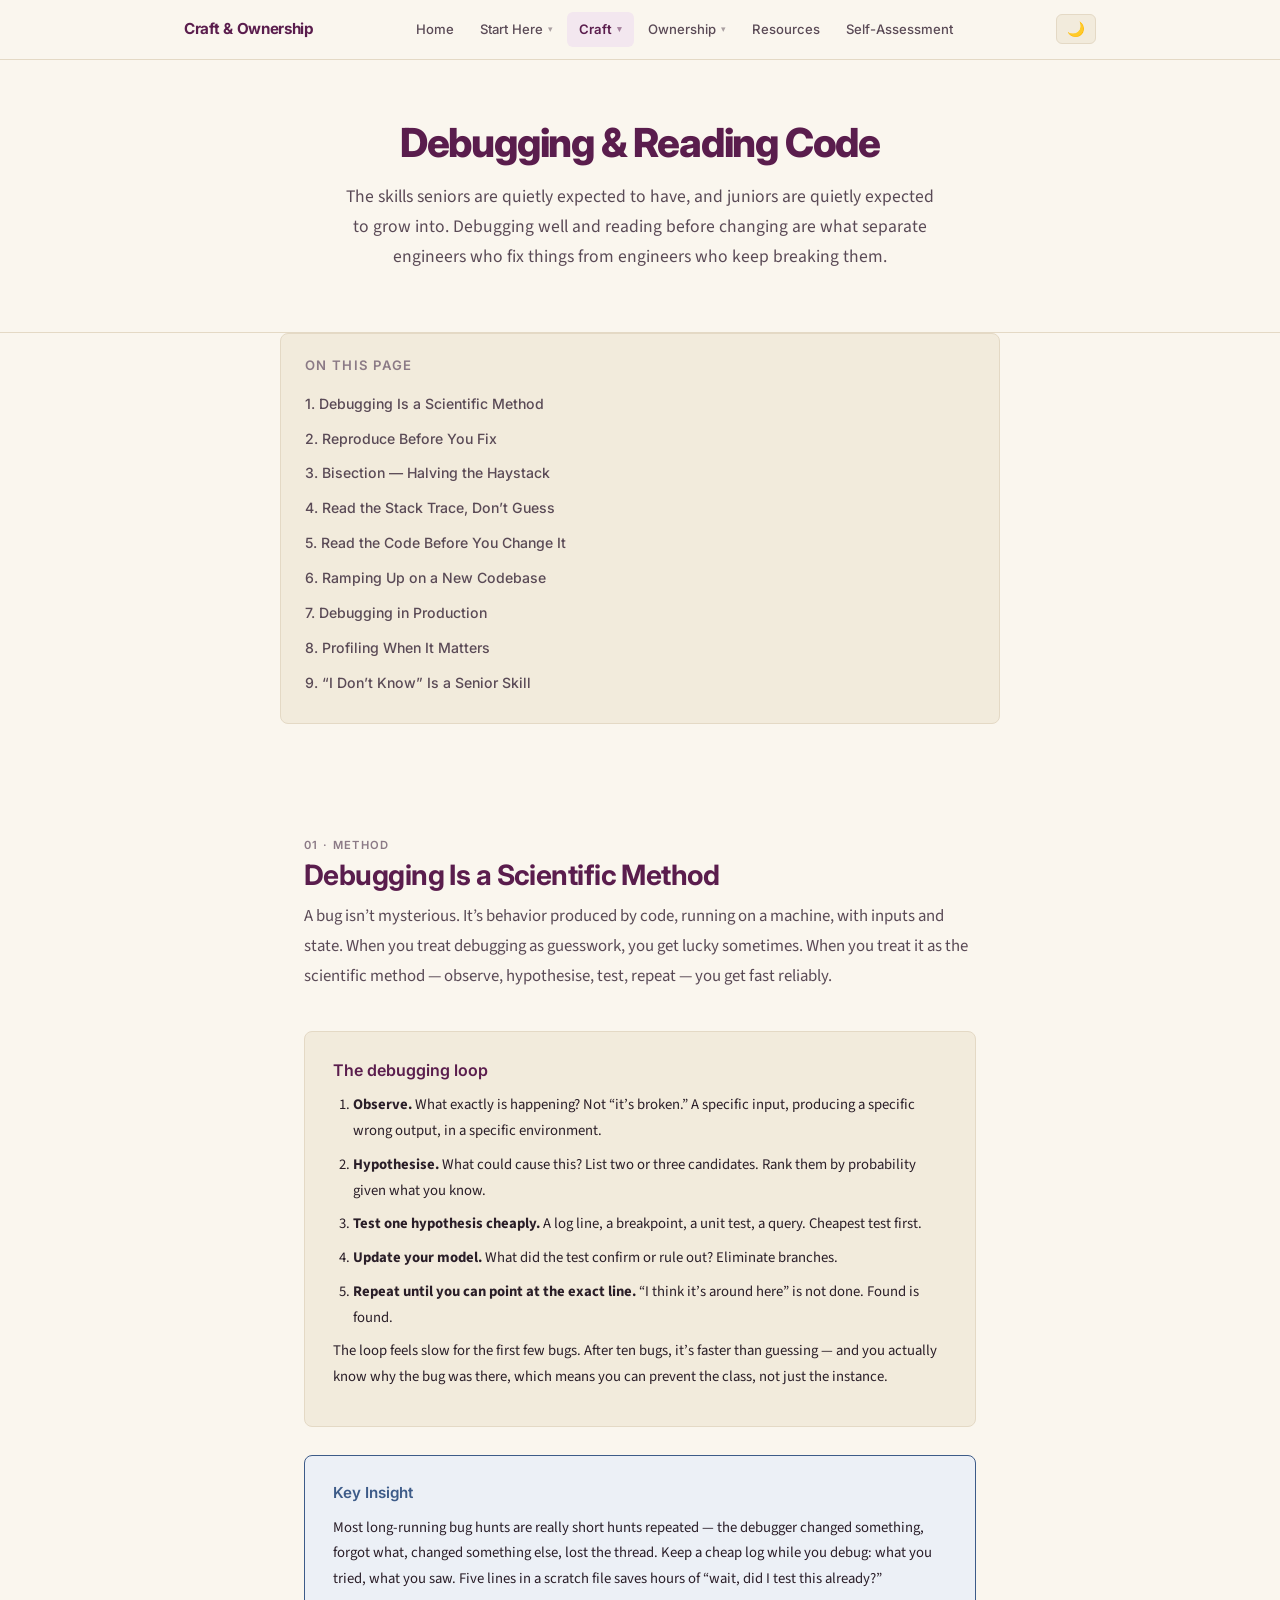
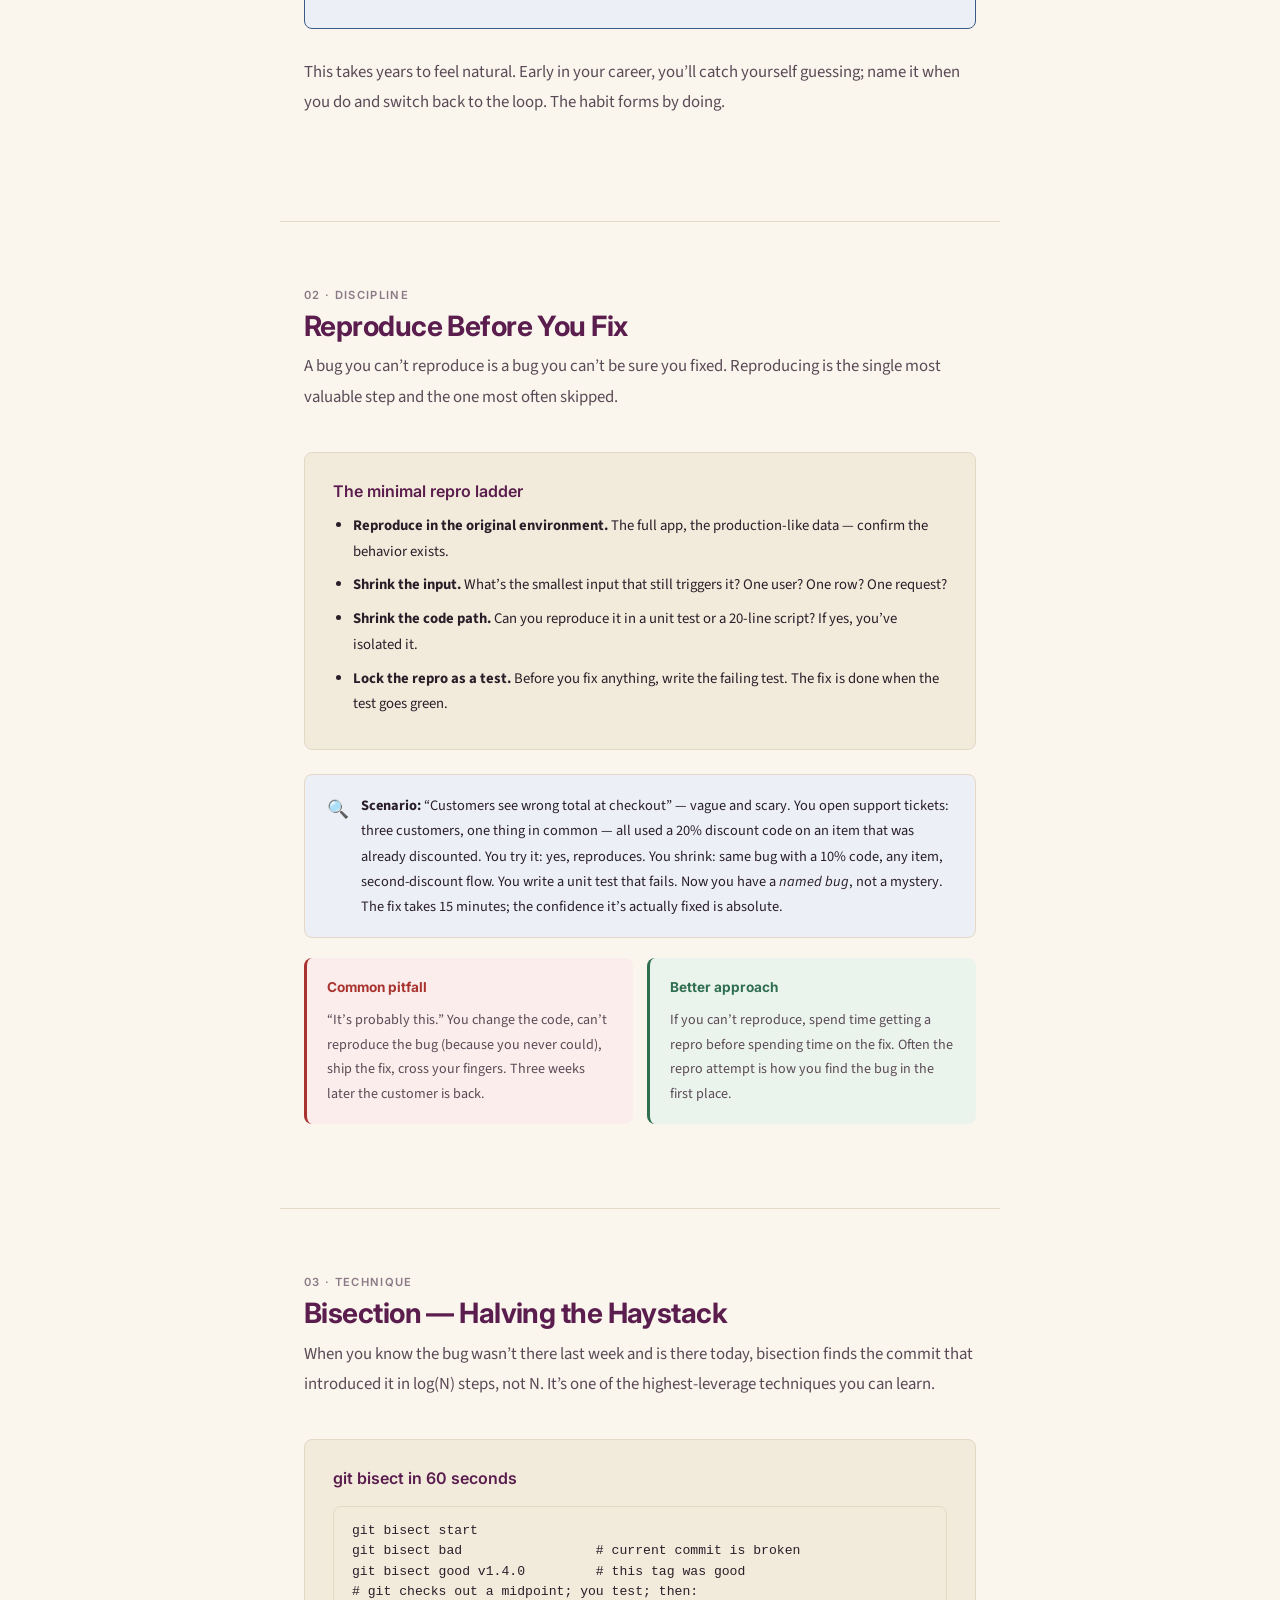
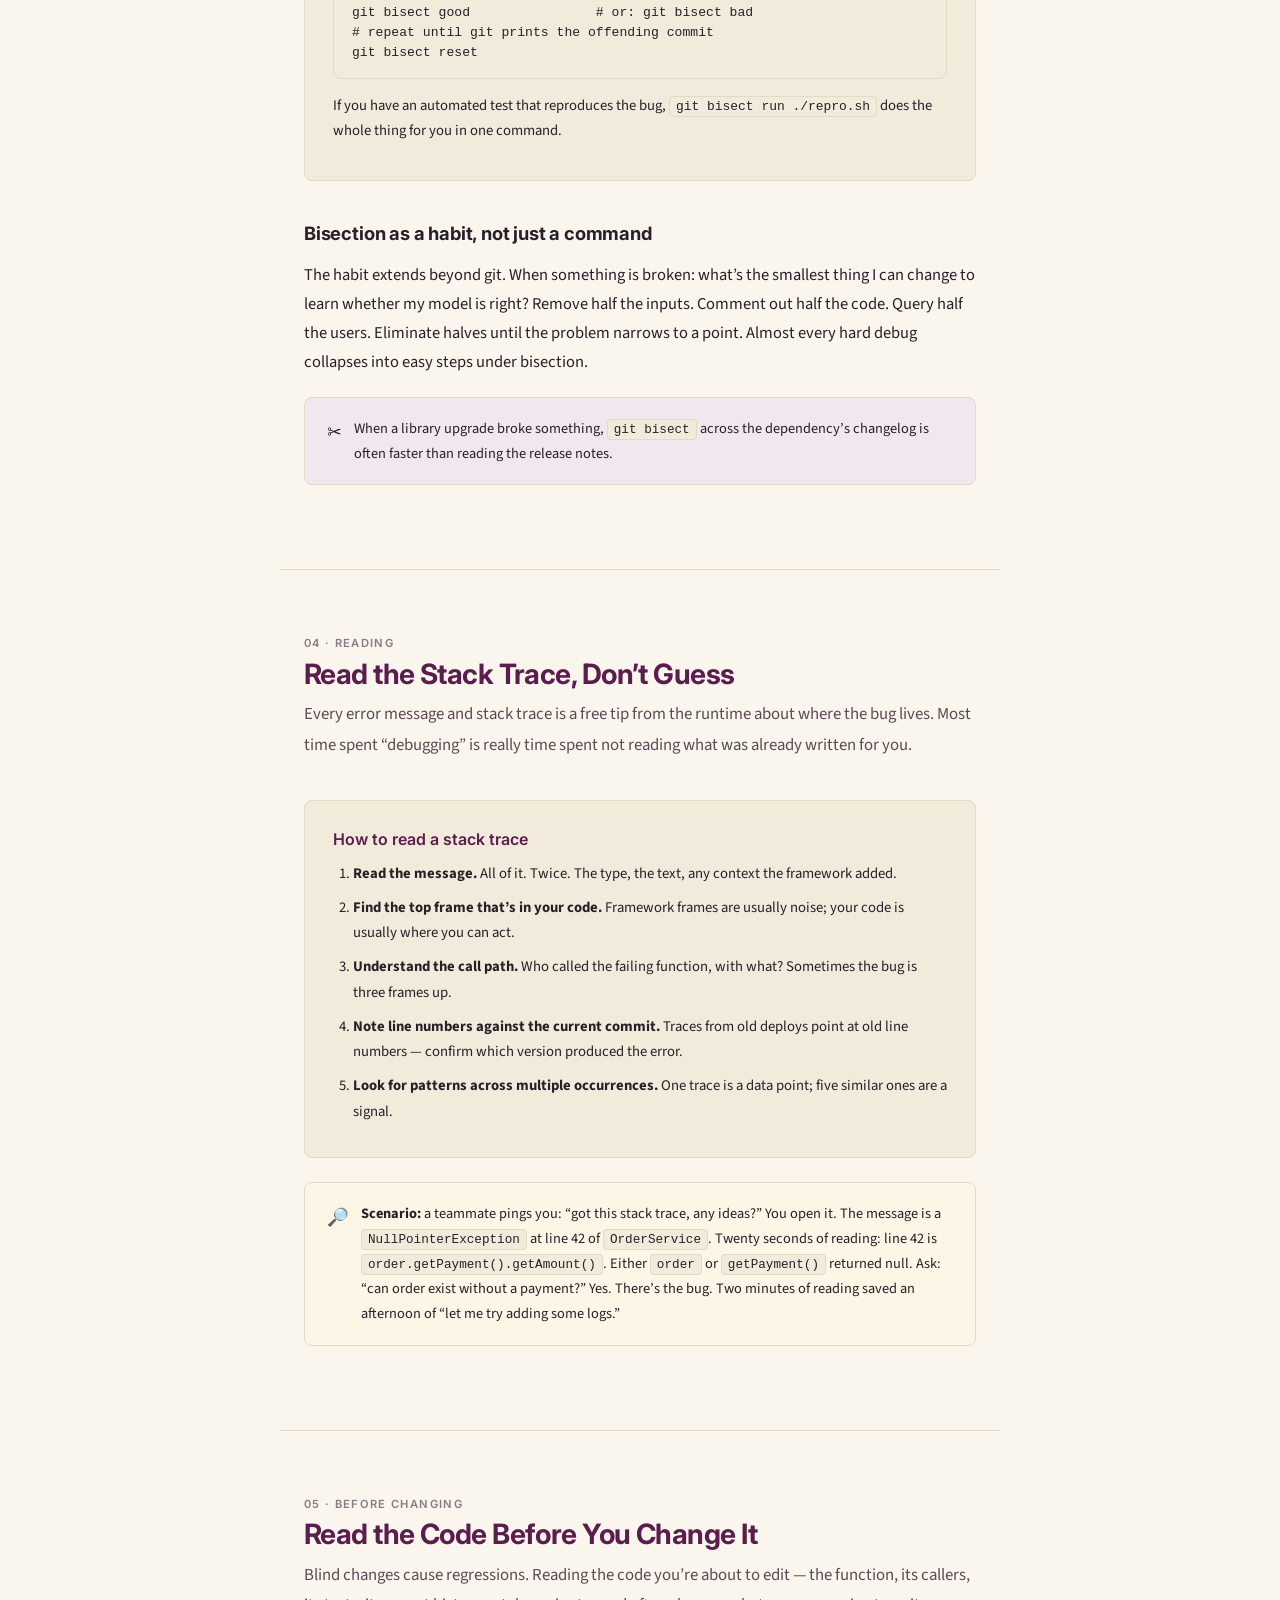
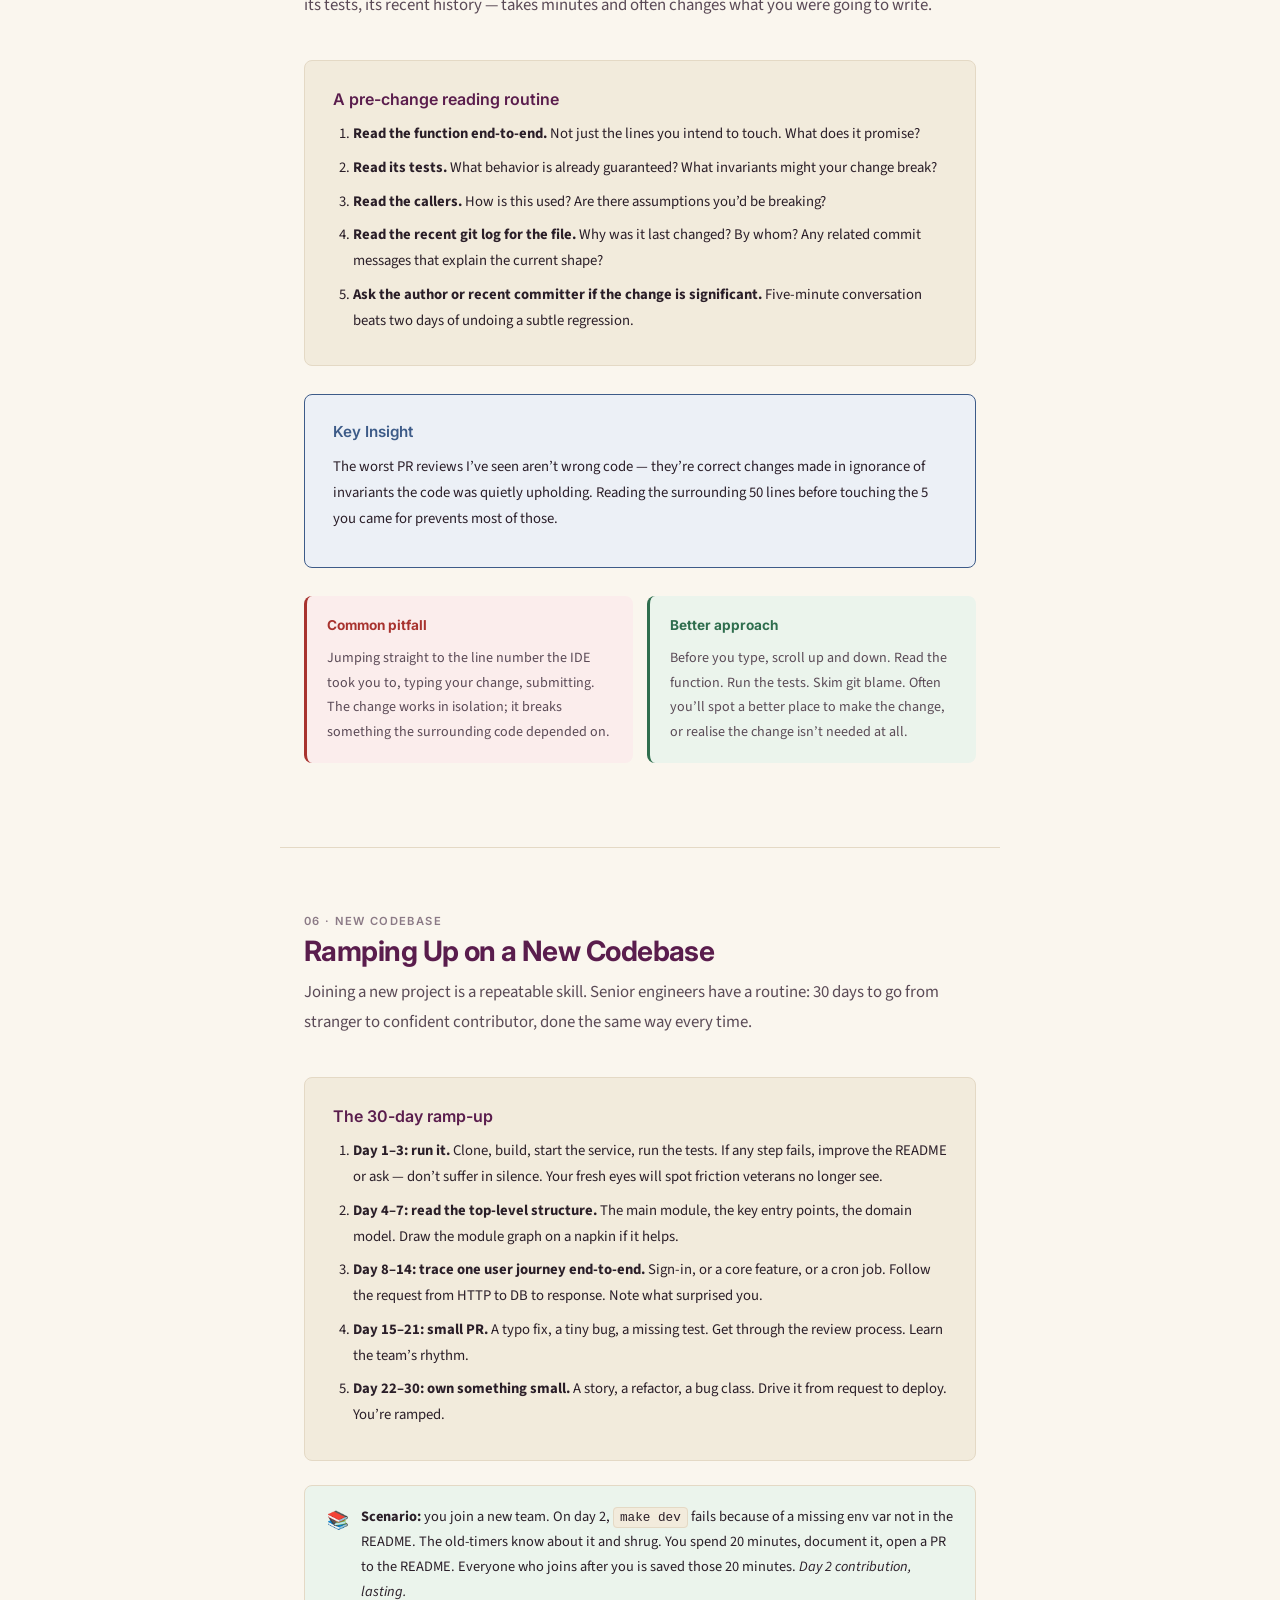
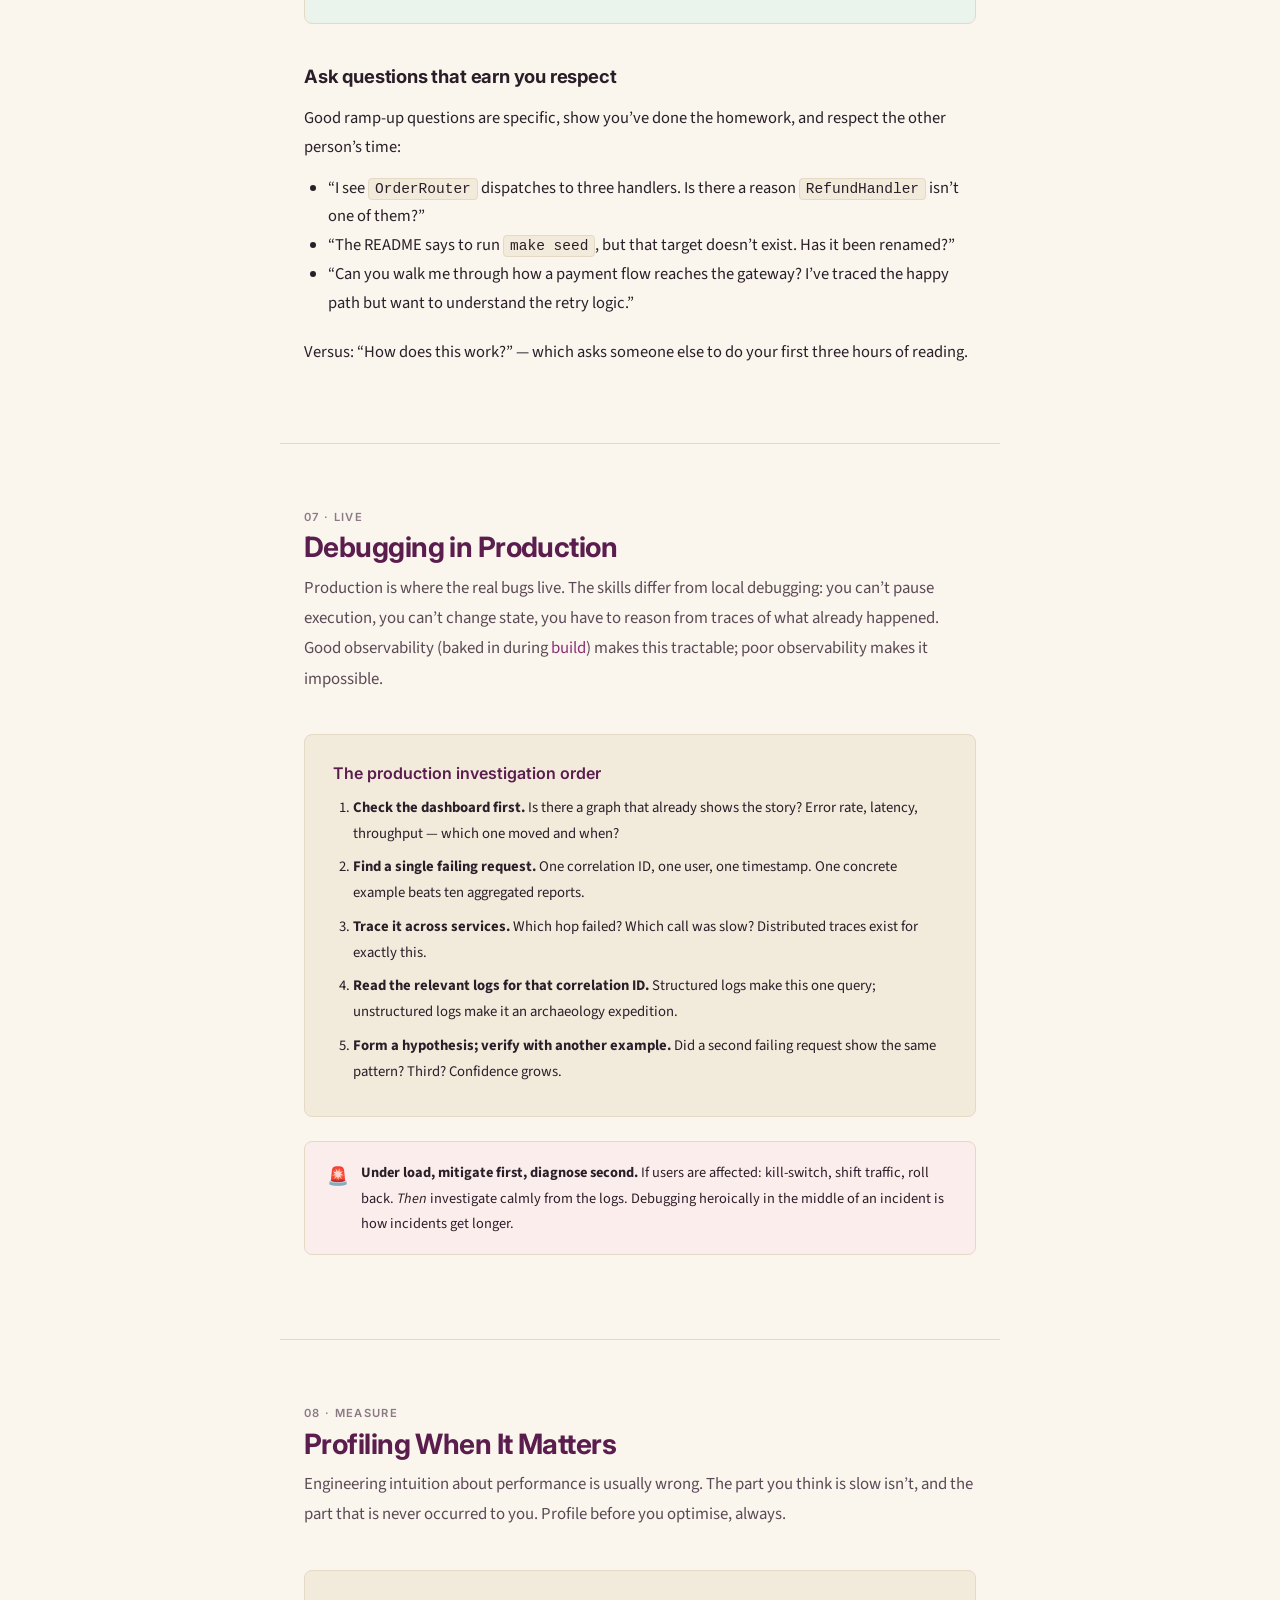
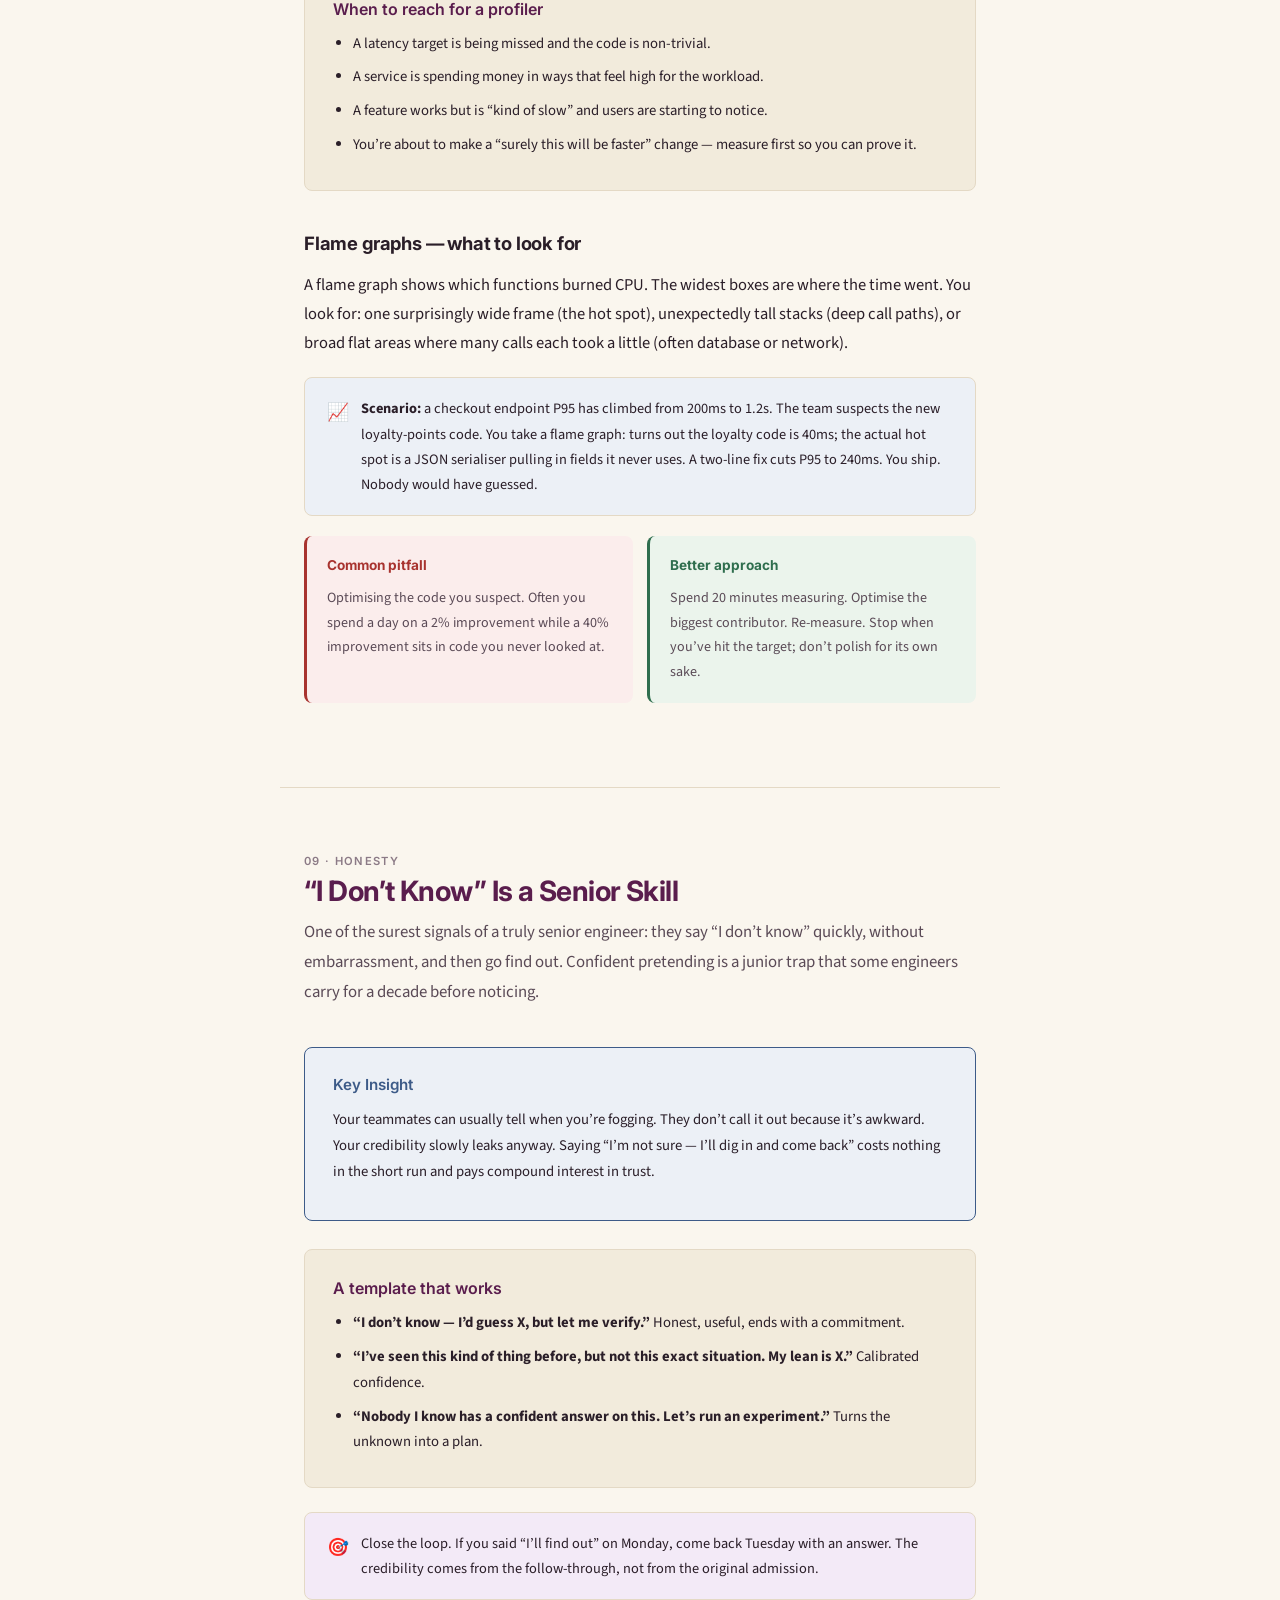
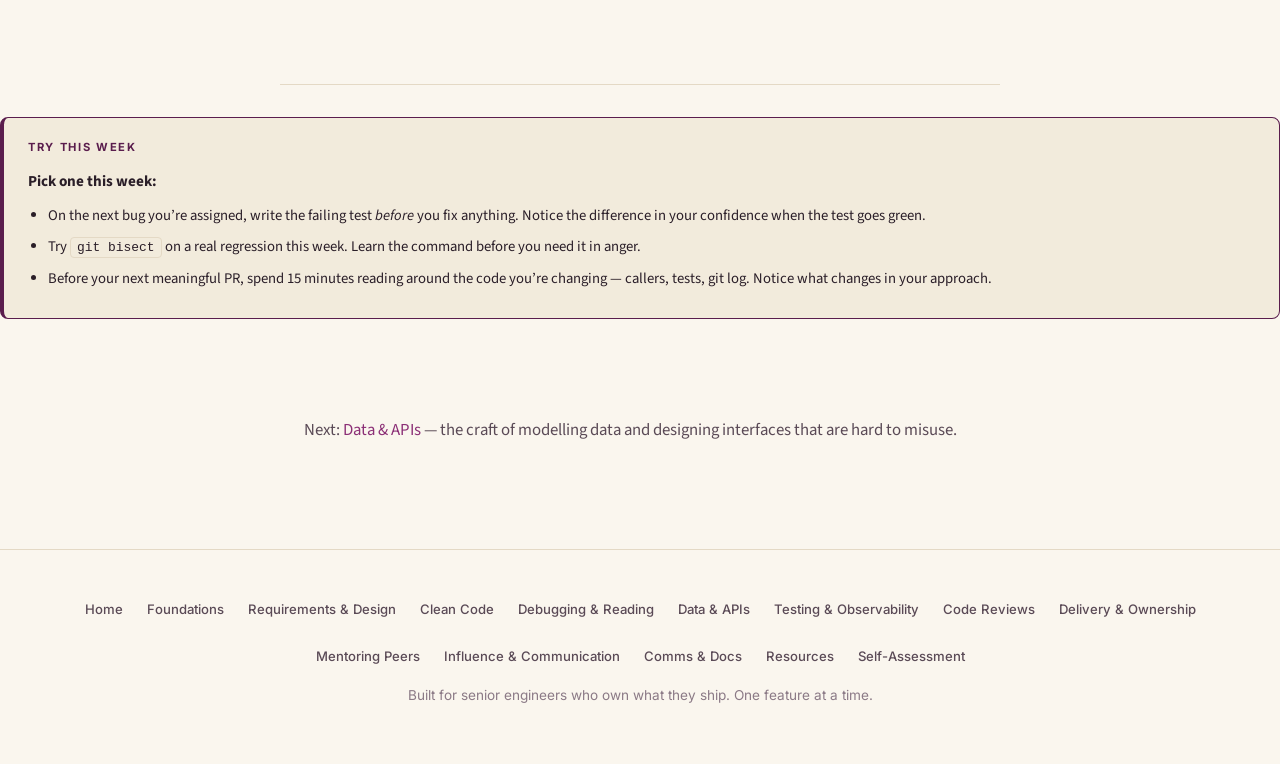
<file: debugging-reading.html>
<!DOCTYPE html>
<html lang="en" data-theme="light">
<head>
  <meta charset="UTF-8">
  <meta name="viewport" content="width=device-width, initial-scale=1.0">
  <title>Debugging &amp; Reading Code &mdash; Craft &amp; Ownership</title>
  <link rel="preconnect" href="https://fonts.googleapis.com">
  <link rel="preconnect" href="https://fonts.gstatic.com" crossorigin>
  <link href="https://fonts.googleapis.com/css2?family=Inter:wght@400;500;600;700;800&family=Source+Sans+3:wght@400;500;600;700&display=swap" rel="stylesheet">
  <link rel="stylesheet" href="css/styles.css">
</head>
<body data-current-page="debugging-reading.html">

  <nav id="navbar">
    <div class="nav-inner">
      <a href="index.html" class="nav-brand">Craft &amp; Ownership</a>
      <div class="nav-links" id="navLinks">
        <a href="index.html">Home</a>
        <div class="nav-dropdown">
          <button class="nav-dropdown-toggle">Start Here</button>
          <div class="nav-dropdown-menu">
            <a href="foundations.html">Foundations</a>
            <a href="requirements-design.html">Requirements &amp; Design</a>
          </div>
        </div>
        <div class="nav-dropdown">
          <button class="nav-dropdown-toggle">Craft</button>
          <div class="nav-dropdown-menu">
            <a href="clean-code.html">Clean Code</a>
            <a href="debugging-reading.html">Debugging &amp; Reading</a>
            <a href="data-api.html">Data &amp; APIs</a>
            <a href="testing-observability.html">Testing &amp; Observability</a>
            <a href="code-reviews.html">Code Reviews</a>
          </div>
        </div>
        <div class="nav-dropdown">
          <button class="nav-dropdown-toggle">Ownership</button>
          <div class="nav-dropdown-menu">
            <a href="delivery-ownership.html">Delivery &amp; Ownership</a>
            <a href="mentoring-peers.html">Mentoring Peers</a>
            <a href="influence-communication.html">Influence &amp; Communication</a>
            <a href="communication-docs.html">Comms &amp; Docs</a>
          </div>
        </div>
        <a href="resources.html">Resources</a>
        <a href="self-assessment.html">Self-Assessment</a>
      </div>
      <div class="nav-right">
        <button class="theme-toggle" id="themeBtn" onclick="toggleTheme()" aria-label="Toggle dark mode">&#127769;</button>
        <button class="hamburger" onclick="toggleMenu()" aria-label="Open menu">&#9776;</button>
      </div>
    </div>
  </nav>

  <div class="page-header">
    <h1>Debugging &amp; Reading Code</h1>
    <p class="subtitle">The skills seniors are quietly expected to have, and juniors are quietly expected to grow into. Debugging well and reading before changing are what separate engineers who fix things from engineers who keep breaking them.</p>
  </div>

  <section class="page-toc">
    <h4>On This Page</h4>
    <ul>
      <li><a href="#scientific">1. Debugging Is a Scientific Method</a></li>
      <li><a href="#reproduce">2. Reproduce Before You Fix</a></li>
      <li><a href="#bisect">3. Bisection &mdash; Halving the Haystack</a></li>
      <li><a href="#stack-traces">4. Read the Stack Trace, Don&rsquo;t Guess</a></li>
      <li><a href="#read-first">5. Read the Code Before You Change It</a></li>
      <li><a href="#ramp-up">6. Ramping Up on a New Codebase</a></li>
      <li><a href="#prod-debug">7. Debugging in Production</a></li>
      <li><a href="#profiling">8. Profiling When It Matters</a></li>
      <li><a href="#dont-know">9. &ldquo;I Don&rsquo;t Know&rdquo; Is a Senior Skill</a></li>
    </ul>
  </section>

  <!-- 1. Scientific method -->
  <section class="fade-in" id="scientific">
    <span class="section-num">01 &middot; Method</span>
    <h2>Debugging Is a Scientific Method</h2>
    <p class="section-intro">A bug isn&rsquo;t mysterious. It&rsquo;s behavior produced by code, running on a machine, with inputs and state. When you treat debugging as guesswork, you get lucky sometimes. When you treat it as the scientific method &mdash; observe, hypothesise, test, repeat &mdash; you get fast reliably.</p>

    <div class="framework">
      <h4>The debugging loop</h4>
      <ol>
        <li><strong>Observe.</strong> What exactly is happening? Not &ldquo;it&rsquo;s broken.&rdquo; A specific input, producing a specific wrong output, in a specific environment.</li>
        <li><strong>Hypothesise.</strong> What could cause this? List two or three candidates. Rank them by probability given what you know.</li>
        <li><strong>Test one hypothesis cheaply.</strong> A log line, a breakpoint, a unit test, a query. Cheapest test first.</li>
        <li><strong>Update your model.</strong> What did the test confirm or rule out? Eliminate branches.</li>
        <li><strong>Repeat until you can point at the exact line.</strong> &ldquo;I think it&rsquo;s around here&rdquo; is not done. Found is found.</li>
      </ol>
      <p>The loop feels slow for the first few bugs. After ten bugs, it&rsquo;s faster than guessing &mdash; and you actually know why the bug was there, which means you can prevent the class, not just the instance.</p>
    </div>

    <div class="key-insight">
      <h4>Key Insight</h4>
      <p>Most long-running bug hunts are really short hunts repeated &mdash; the debugger changed something, forgot what, changed something else, lost the thread. Keep a cheap log while you debug: what you tried, what you saw. Five lines in a scratch file saves hours of &ldquo;wait, did I test this already?&rdquo;</p>
    </div>

    <p class="section-intro" style="margin-top:20px;">This takes years to feel natural. Early in your career, you&rsquo;ll catch yourself guessing; name it when you do and switch back to the loop. The habit forms by doing.</p>
  </section>

  <div class="section-divider"></div>

  <!-- 2. Reproduce -->
  <section class="fade-in" id="reproduce">
    <span class="section-num">02 &middot; Discipline</span>
    <h2>Reproduce Before You Fix</h2>
    <p class="section-intro">A bug you can&rsquo;t reproduce is a bug you can&rsquo;t be sure you fixed. Reproducing is the single most valuable step and the one most often skipped.</p>

    <div class="framework">
      <h4>The minimal repro ladder</h4>
      <ul>
        <li><strong>Reproduce in the original environment.</strong> The full app, the production-like data &mdash; confirm the behavior exists.</li>
        <li><strong>Shrink the input.</strong> What&rsquo;s the smallest input that still triggers it? One user? One row? One request?</li>
        <li><strong>Shrink the code path.</strong> Can you reproduce it in a unit test or a 20-line script? If yes, you&rsquo;ve isolated it.</li>
        <li><strong>Lock the repro as a test.</strong> Before you fix anything, write the failing test. The fix is done when the test goes green.</li>
      </ul>
    </div>

    <div class="tip info-tip">
      <span class="tip-icon">&#128269;</span>
      <div>
        <p><strong>Scenario:</strong> &ldquo;Customers see wrong total at checkout&rdquo; &mdash; vague and scary. You open support tickets: three customers, one thing in common &mdash; all used a 20% discount code on an item that was already discounted. You try it: yes, reproduces. You shrink: same bug with a 10% code, any item, second-discount flow. You write a unit test that fails. Now you have a <em>named bug</em>, not a mystery. The fix takes 15 minutes; the confidence it&rsquo;s actually fixed is absolute.</p>
      </div>
    </div>

    <div class="pattern-grid">
      <div class="pitfall">
        <h5>Common pitfall</h5>
        <p>&ldquo;It&rsquo;s probably this.&rdquo; You change the code, can&rsquo;t reproduce the bug (because you never could), ship the fix, cross your fingers. Three weeks later the customer is back.</p>
      </div>
      <div class="better">
        <h5>Better approach</h5>
        <p>If you can&rsquo;t reproduce, spend time getting a repro before spending time on the fix. Often the repro attempt is how you find the bug in the first place.</p>
      </div>
    </div>
  </section>

  <div class="section-divider"></div>

  <!-- 3. Bisect -->
  <section class="fade-in" id="bisect">
    <span class="section-num">03 &middot; Technique</span>
    <h2>Bisection &mdash; Halving the Haystack</h2>
    <p class="section-intro">When you know the bug wasn&rsquo;t there last week and is there today, bisection finds the commit that introduced it in log(N) steps, not N. It&rsquo;s one of the highest-leverage techniques you can learn.</p>

    <div class="framework">
      <h4>git bisect in 60 seconds</h4>
      <pre class="code-block">git bisect start
git bisect bad                 # current commit is broken
git bisect good v1.4.0         # this tag was good
# git checks out a midpoint; you test; then:
git bisect good                # or: git bisect bad
# repeat until git prints the offending commit
git bisect reset</pre>
      <p>If you have an automated test that reproduces the bug, <code>git bisect run ./repro.sh</code> does the whole thing for you in one command.</p>
    </div>

    <h3>Bisection as a habit, not just a command</h3>
    <p>The habit extends beyond git. When something is broken: what&rsquo;s the smallest thing I can change to learn whether my model is right? Remove half the inputs. Comment out half the code. Query half the users. Eliminate halves until the problem narrows to a point. Almost every hard debug collapses into easy steps under bisection.</p>

    <div class="tip">
      <span class="tip-icon">&#9986;</span>
      <div>
        <p>When a library upgrade broke something, <code>git bisect</code> across the dependency&rsquo;s changelog is often faster than reading the release notes.</p>
      </div>
    </div>
  </section>

  <div class="section-divider"></div>

  <!-- 4. Stack traces -->
  <section class="fade-in" id="stack-traces">
    <span class="section-num">04 &middot; Reading</span>
    <h2>Read the Stack Trace, Don&rsquo;t Guess</h2>
    <p class="section-intro">Every error message and stack trace is a free tip from the runtime about where the bug lives. Most time spent &ldquo;debugging&rdquo; is really time spent not reading what was already written for you.</p>

    <div class="framework">
      <h4>How to read a stack trace</h4>
      <ol>
        <li><strong>Read the message.</strong> All of it. Twice. The type, the text, any context the framework added.</li>
        <li><strong>Find the top frame that&rsquo;s in your code.</strong> Framework frames are usually noise; your code is usually where you can act.</li>
        <li><strong>Understand the call path.</strong> Who called the failing function, with what? Sometimes the bug is three frames up.</li>
        <li><strong>Note line numbers against the current commit.</strong> Traces from old deploys point at old line numbers &mdash; confirm which version produced the error.</li>
        <li><strong>Look for patterns across multiple occurrences.</strong> One trace is a data point; five similar ones are a signal.</li>
      </ol>
    </div>

    <div class="tip warning-tip">
      <span class="tip-icon">&#128270;</span>
      <div>
        <p><strong>Scenario:</strong> a teammate pings you: &ldquo;got this stack trace, any ideas?&rdquo; You open it. The message is a <code>NullPointerException</code> at line 42 of <code>OrderService</code>. Twenty seconds of reading: line 42 is <code>order.getPayment().getAmount()</code>. Either <code>order</code> or <code>getPayment()</code> returned null. Ask: &ldquo;can order exist without a payment?&rdquo; Yes. There&rsquo;s the bug. Two minutes of reading saved an afternoon of &ldquo;let me try adding some logs.&rdquo;</p>
      </div>
    </div>
  </section>

  <div class="section-divider"></div>

  <!-- 5. Read first -->
  <section class="fade-in" id="read-first">
    <span class="section-num">05 &middot; Before Changing</span>
    <h2>Read the Code Before You Change It</h2>
    <p class="section-intro">Blind changes cause regressions. Reading the code you&rsquo;re about to edit &mdash; the function, its callers, its tests, its recent history &mdash; takes minutes and often changes what you were going to write.</p>

    <div class="framework">
      <h4>A pre-change reading routine</h4>
      <ol>
        <li><strong>Read the function end-to-end.</strong> Not just the lines you intend to touch. What does it promise?</li>
        <li><strong>Read its tests.</strong> What behavior is already guaranteed? What invariants might your change break?</li>
        <li><strong>Read the callers.</strong> How is this used? Are there assumptions you&rsquo;d be breaking?</li>
        <li><strong>Read the recent git log for the file.</strong> Why was it last changed? By whom? Any related commit messages that explain the current shape?</li>
        <li><strong>Ask the author or recent committer if the change is significant.</strong> Five-minute conversation beats two days of undoing a subtle regression.</li>
      </ol>
    </div>

    <div class="key-insight">
      <h4>Key Insight</h4>
      <p>The worst PR reviews I&rsquo;ve seen aren&rsquo;t wrong code &mdash; they&rsquo;re correct changes made in ignorance of invariants the code was quietly upholding. Reading the surrounding 50 lines before touching the 5 you came for prevents most of those.</p>
    </div>

    <div class="pattern-grid">
      <div class="pitfall">
        <h5>Common pitfall</h5>
        <p>Jumping straight to the line number the IDE took you to, typing your change, submitting. The change works in isolation; it breaks something the surrounding code depended on.</p>
      </div>
      <div class="better">
        <h5>Better approach</h5>
        <p>Before you type, scroll up and down. Read the function. Run the tests. Skim git blame. Often you&rsquo;ll spot a better place to make the change, or realise the change isn&rsquo;t needed at all.</p>
      </div>
    </div>
  </section>

  <div class="section-divider"></div>

  <!-- 6. Ramp up -->
  <section class="fade-in" id="ramp-up">
    <span class="section-num">06 &middot; New Codebase</span>
    <h2>Ramping Up on a New Codebase</h2>
    <p class="section-intro">Joining a new project is a repeatable skill. Senior engineers have a routine: 30 days to go from stranger to confident contributor, done the same way every time.</p>

    <div class="framework">
      <h4>The 30-day ramp-up</h4>
      <ol>
        <li><strong>Day 1&ndash;3: run it.</strong> Clone, build, start the service, run the tests. If any step fails, improve the README or ask &mdash; don&rsquo;t suffer in silence. Your fresh eyes will spot friction veterans no longer see.</li>
        <li><strong>Day 4&ndash;7: read the top-level structure.</strong> The main module, the key entry points, the domain model. Draw the module graph on a napkin if it helps.</li>
        <li><strong>Day 8&ndash;14: trace one user journey end-to-end.</strong> Sign-in, or a core feature, or a cron job. Follow the request from HTTP to DB to response. Note what surprised you.</li>
        <li><strong>Day 15&ndash;21: small PR.</strong> A typo fix, a tiny bug, a missing test. Get through the review process. Learn the team&rsquo;s rhythm.</li>
        <li><strong>Day 22&ndash;30: own something small.</strong> A story, a refactor, a bug class. Drive it from request to deploy. You&rsquo;re ramped.</li>
      </ol>
    </div>

    <div class="tip success-tip">
      <span class="tip-icon">&#128218;</span>
      <div>
        <p><strong>Scenario:</strong> you join a new team. On day 2, <code>make dev</code> fails because of a missing env var not in the README. The old-timers know about it and shrug. You spend 20 minutes, document it, open a PR to the README. Everyone who joins after you is saved those 20 minutes. <em>Day 2 contribution, lasting.</em></p>
      </div>
    </div>

    <h3>Ask questions that earn you respect</h3>
    <p>Good ramp-up questions are specific, show you&rsquo;ve done the homework, and respect the other person&rsquo;s time:</p>
    <ul style="margin:0 0 20px 24px;">
      <li>&ldquo;I see <code>OrderRouter</code> dispatches to three handlers. Is there a reason <code>RefundHandler</code> isn&rsquo;t one of them?&rdquo;</li>
      <li>&ldquo;The README says to run <code>make seed</code>, but that target doesn&rsquo;t exist. Has it been renamed?&rdquo;</li>
      <li>&ldquo;Can you walk me through how a payment flow reaches the gateway? I&rsquo;ve traced the happy path but want to understand the retry logic.&rdquo;</li>
    </ul>
    <p>Versus: &ldquo;How does this work?&rdquo; &mdash; which asks someone else to do your first three hours of reading.</p>
  </section>

  <div class="section-divider"></div>

  <!-- 7. Prod debug -->
  <section class="fade-in" id="prod-debug">
    <span class="section-num">07 &middot; Live</span>
    <h2>Debugging in Production</h2>
    <p class="section-intro">Production is where the real bugs live. The skills differ from local debugging: you can&rsquo;t pause execution, you can&rsquo;t change state, you have to reason from traces of what already happened. Good observability (baked in during <a href="testing-observability.html#observability">build</a>) makes this tractable; poor observability makes it impossible.</p>

    <div class="framework">
      <h4>The production investigation order</h4>
      <ol>
        <li><strong>Check the dashboard first.</strong> Is there a graph that already shows the story? Error rate, latency, throughput &mdash; which one moved and when?</li>
        <li><strong>Find a single failing request.</strong> One correlation ID, one user, one timestamp. One concrete example beats ten aggregated reports.</li>
        <li><strong>Trace it across services.</strong> Which hop failed? Which call was slow? Distributed traces exist for exactly this.</li>
        <li><strong>Read the relevant logs for that correlation ID.</strong> Structured logs make this one query; unstructured logs make it an archaeology expedition.</li>
        <li><strong>Form a hypothesis; verify with another example.</strong> Did a second failing request show the same pattern? Third? Confidence grows.</li>
      </ol>
    </div>

    <div class="tip danger-tip">
      <span class="tip-icon">&#128680;</span>
      <div>
        <p><strong>Under load, mitigate first, diagnose second.</strong> If users are affected: kill-switch, shift traffic, roll back. <em>Then</em> investigate calmly from the logs. Debugging heroically in the middle of an incident is how incidents get longer.</p>
      </div>
    </div>
  </section>

  <div class="section-divider"></div>

  <!-- 8. Profiling -->
  <section class="fade-in" id="profiling">
    <span class="section-num">08 &middot; Measure</span>
    <h2>Profiling When It Matters</h2>
    <p class="section-intro">Engineering intuition about performance is usually wrong. The part you think is slow isn&rsquo;t, and the part that is never occurred to you. Profile before you optimise, always.</p>

    <div class="framework">
      <h4>When to reach for a profiler</h4>
      <ul>
        <li>A latency target is being missed and the code is non-trivial.</li>
        <li>A service is spending money in ways that feel high for the workload.</li>
        <li>A feature works but is &ldquo;kind of slow&rdquo; and users are starting to notice.</li>
        <li>You&rsquo;re about to make a &ldquo;surely this will be faster&rdquo; change &mdash; measure first so you can prove it.</li>
      </ul>
    </div>

    <h3>Flame graphs &mdash; what to look for</h3>
    <p>A flame graph shows which functions burned CPU. The widest boxes are where the time went. You look for: one surprisingly wide frame (the hot spot), unexpectedly tall stacks (deep call paths), or broad flat areas where many calls each took a little (often database or network).</p>

    <div class="tip info-tip">
      <span class="tip-icon">&#128200;</span>
      <div>
        <p><strong>Scenario:</strong> a checkout endpoint P95 has climbed from 200ms to 1.2s. The team suspects the new loyalty-points code. You take a flame graph: turns out the loyalty code is 40ms; the actual hot spot is a JSON serialiser pulling in fields it never uses. A two-line fix cuts P95 to 240ms. You ship. Nobody would have guessed.</p>
      </div>
    </div>

    <div class="pattern-grid">
      <div class="pitfall">
        <h5>Common pitfall</h5>
        <p>Optimising the code you suspect. Often you spend a day on a 2% improvement while a 40% improvement sits in code you never looked at.</p>
      </div>
      <div class="better">
        <h5>Better approach</h5>
        <p>Spend 20 minutes measuring. Optimise the biggest contributor. Re-measure. Stop when you&rsquo;ve hit the target; don&rsquo;t polish for its own sake.</p>
      </div>
    </div>
  </section>

  <div class="section-divider"></div>

  <!-- 9. I don't know -->
  <section class="fade-in" id="dont-know">
    <span class="section-num">09 &middot; Honesty</span>
    <h2>&ldquo;I Don&rsquo;t Know&rdquo; Is a Senior Skill</h2>
    <p class="section-intro">One of the surest signals of a truly senior engineer: they say &ldquo;I don&rsquo;t know&rdquo; quickly, without embarrassment, and then go find out. Confident pretending is a junior trap that some engineers carry for a decade before noticing.</p>

    <div class="key-insight">
      <h4>Key Insight</h4>
      <p>Your teammates can usually tell when you&rsquo;re fogging. They don&rsquo;t call it out because it&rsquo;s awkward. Your credibility slowly leaks anyway. Saying &ldquo;I&rsquo;m not sure &mdash; I&rsquo;ll dig in and come back&rdquo; costs nothing in the short run and pays compound interest in trust.</p>
    </div>

    <div class="framework">
      <h4>A template that works</h4>
      <ul>
        <li><strong>&ldquo;I don&rsquo;t know &mdash; I&rsquo;d guess X, but let me verify.&rdquo;</strong> Honest, useful, ends with a commitment.</li>
        <li><strong>&ldquo;I&rsquo;ve seen this kind of thing before, but not this exact situation. My lean is X.&rdquo;</strong> Calibrated confidence.</li>
        <li><strong>&ldquo;Nobody I know has a confident answer on this. Let&rsquo;s run an experiment.&rdquo;</strong> Turns the unknown into a plan.</li>
      </ul>
    </div>

    <div class="tip purple-tip">
      <span class="tip-icon">&#127919;</span>
      <div>
        <p>Close the loop. If you said &ldquo;I&rsquo;ll find out&rdquo; on Monday, come back Tuesday with an answer. The credibility comes from the follow-through, not from the original admission.</p>
      </div>
    </div>
  </section>

  <div class="section-divider"></div>

  <div class="try-this">
    <p><strong>Pick one this week:</strong></p>
    <ul>
      <li>On the next bug you&rsquo;re assigned, write the failing test <em>before</em> you fix anything. Notice the difference in your confidence when the test goes green.</li>
      <li>Try <code>git bisect</code> on a real regression this week. Learn the command before you need it in anger.</li>
      <li>Before your next meaningful PR, spend 15 minutes reading around the code you&rsquo;re changing &mdash; callers, tests, git log. Notice what changes in your approach.</li>
    </ul>
  </div>

  <section class="fade-in">
    <p class="section-intro">Next: <a href="data-api.html">Data &amp; APIs</a> &mdash; the craft of modelling data and designing interfaces that are hard to misuse.</p>
  </section>

  <footer>
    <div class="footer-links">
      <a href="index.html">Home</a>
      <a href="foundations.html">Foundations</a>
      <a href="requirements-design.html">Requirements &amp; Design</a>
      <a href="clean-code.html">Clean Code</a>
      <a href="debugging-reading.html">Debugging &amp; Reading</a>
      <a href="data-api.html">Data &amp; APIs</a>
      <a href="testing-observability.html">Testing &amp; Observability</a>
      <a href="code-reviews.html">Code Reviews</a>
      <a href="delivery-ownership.html">Delivery &amp; Ownership</a>
      <a href="mentoring-peers.html">Mentoring Peers</a>
      <a href="influence-communication.html">Influence &amp; Communication</a>
      <a href="communication-docs.html">Comms &amp; Docs</a>
      <a href="resources.html">Resources</a>
      <a href="self-assessment.html">Self-Assessment</a>
    </div>
    <p>Built for senior engineers who own what they ship. One feature at a time.</p>
  </footer>

  <script src="js/script.js"></script>
</body>
</html>
</file>
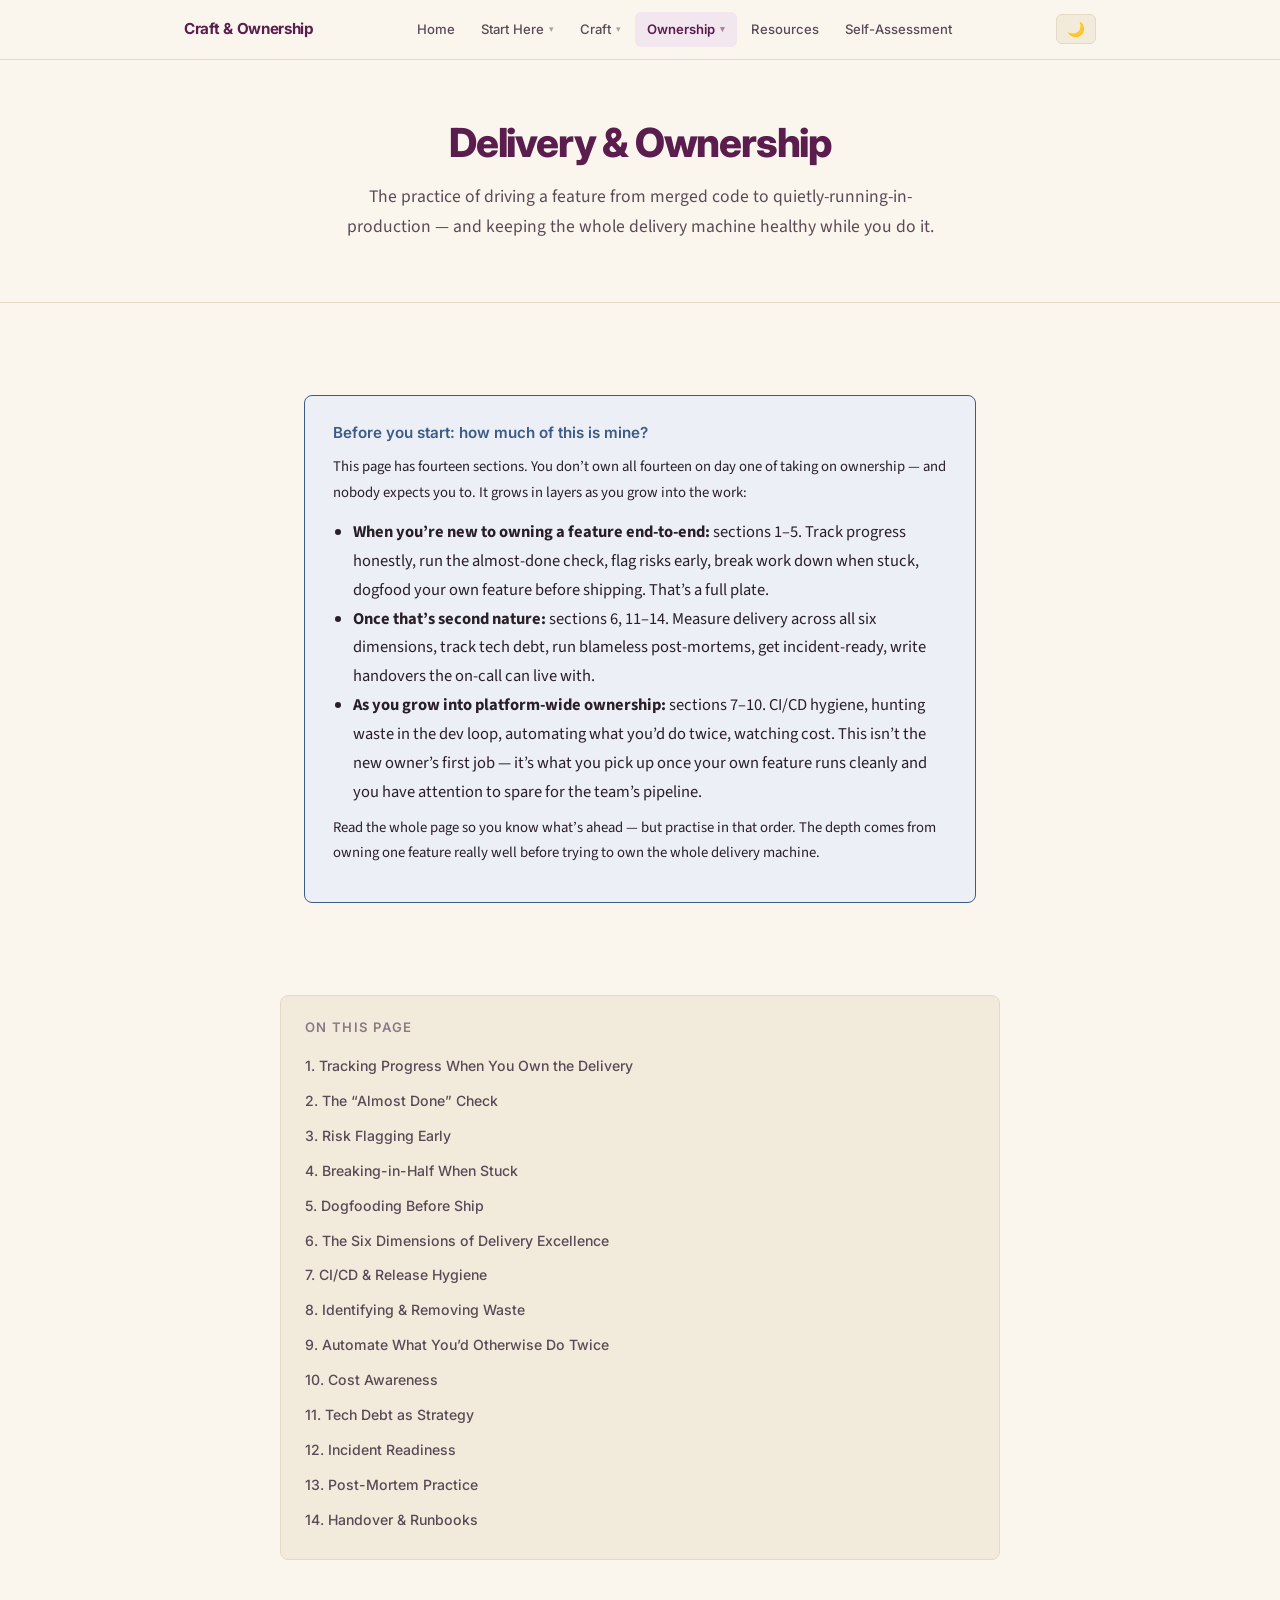
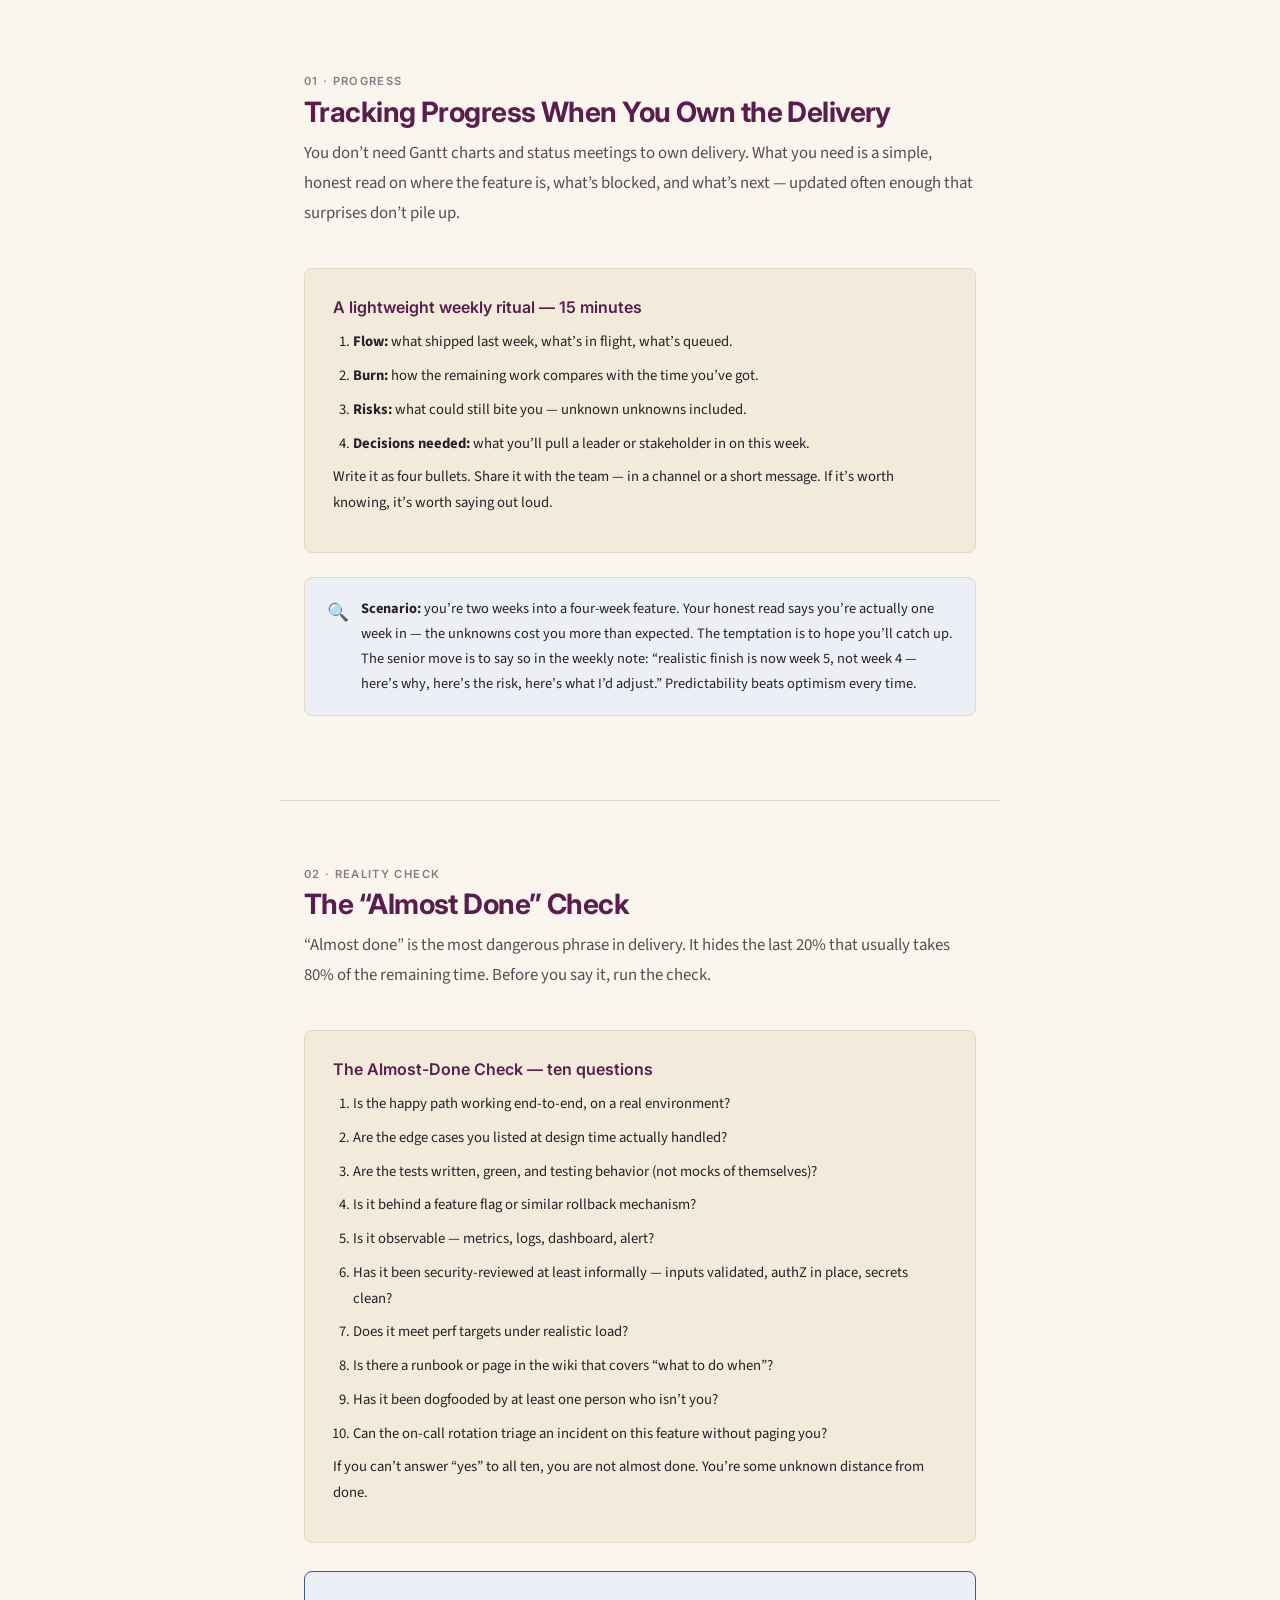
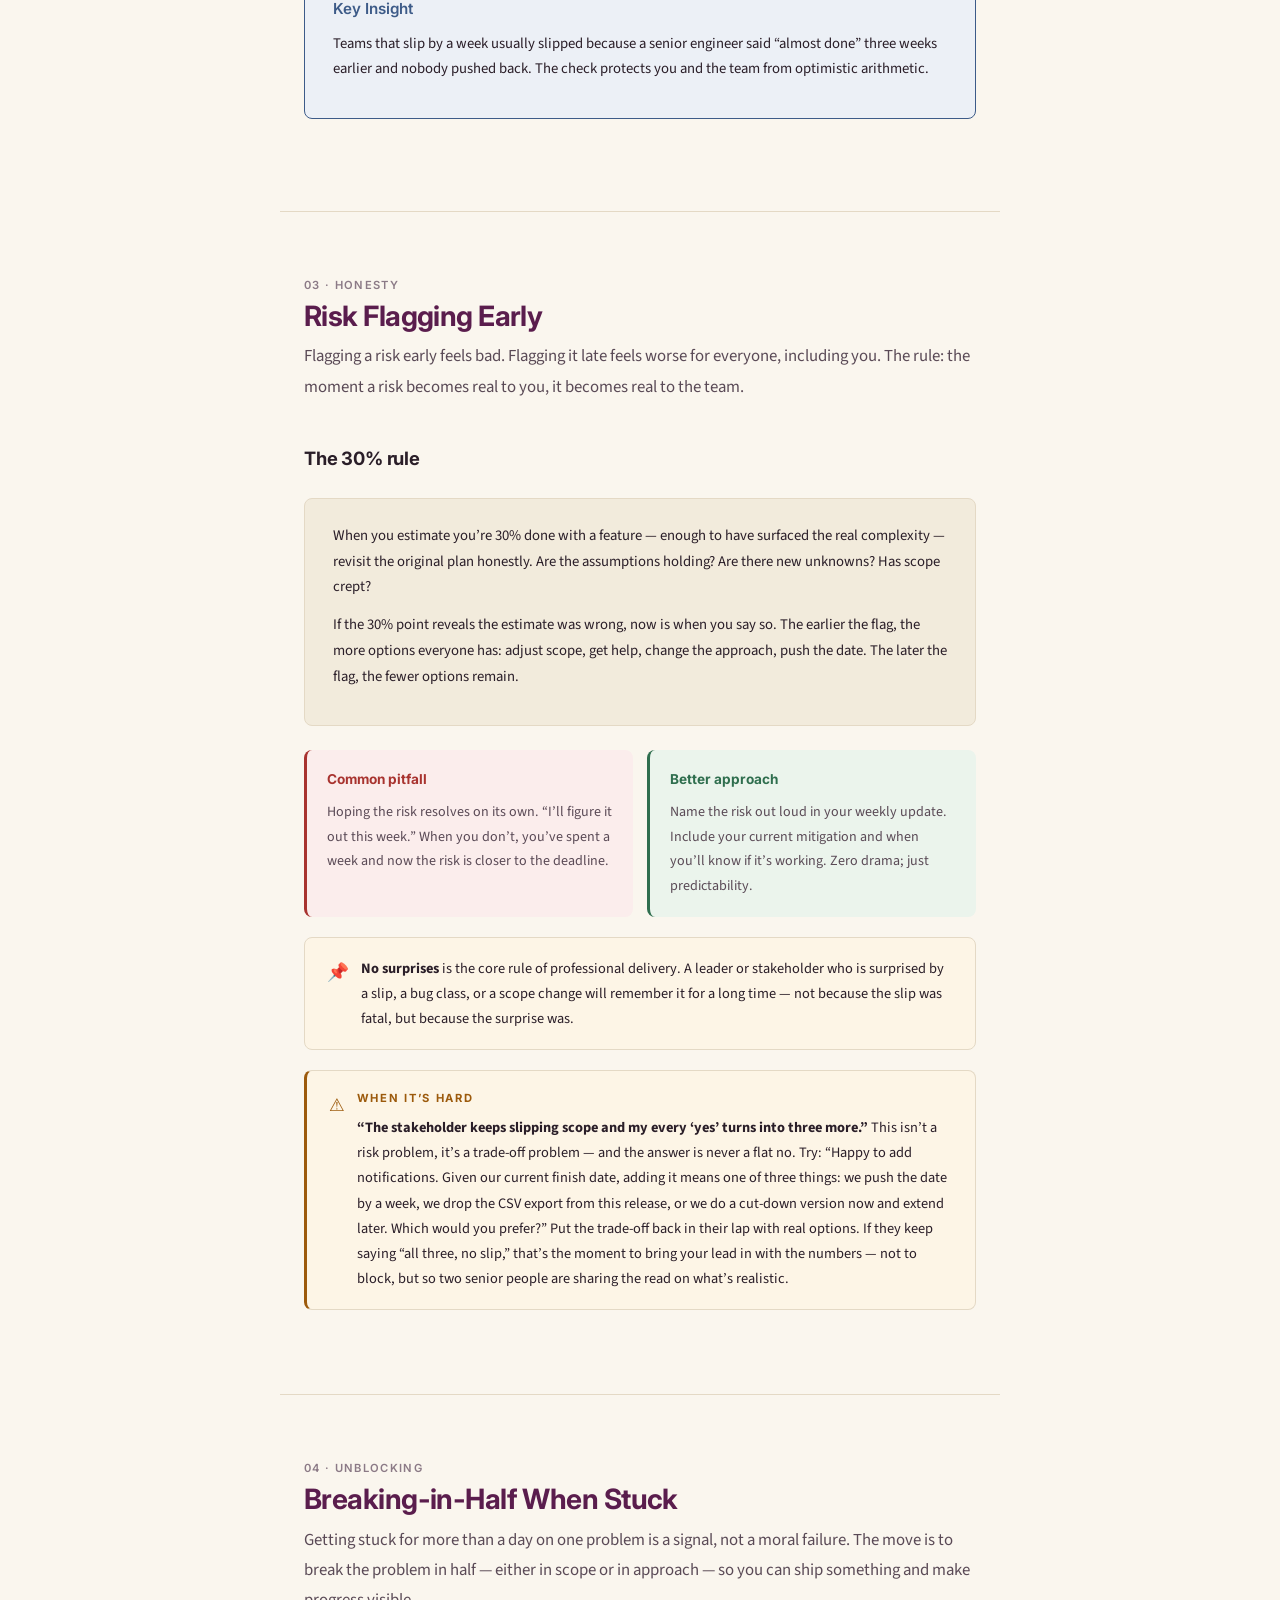
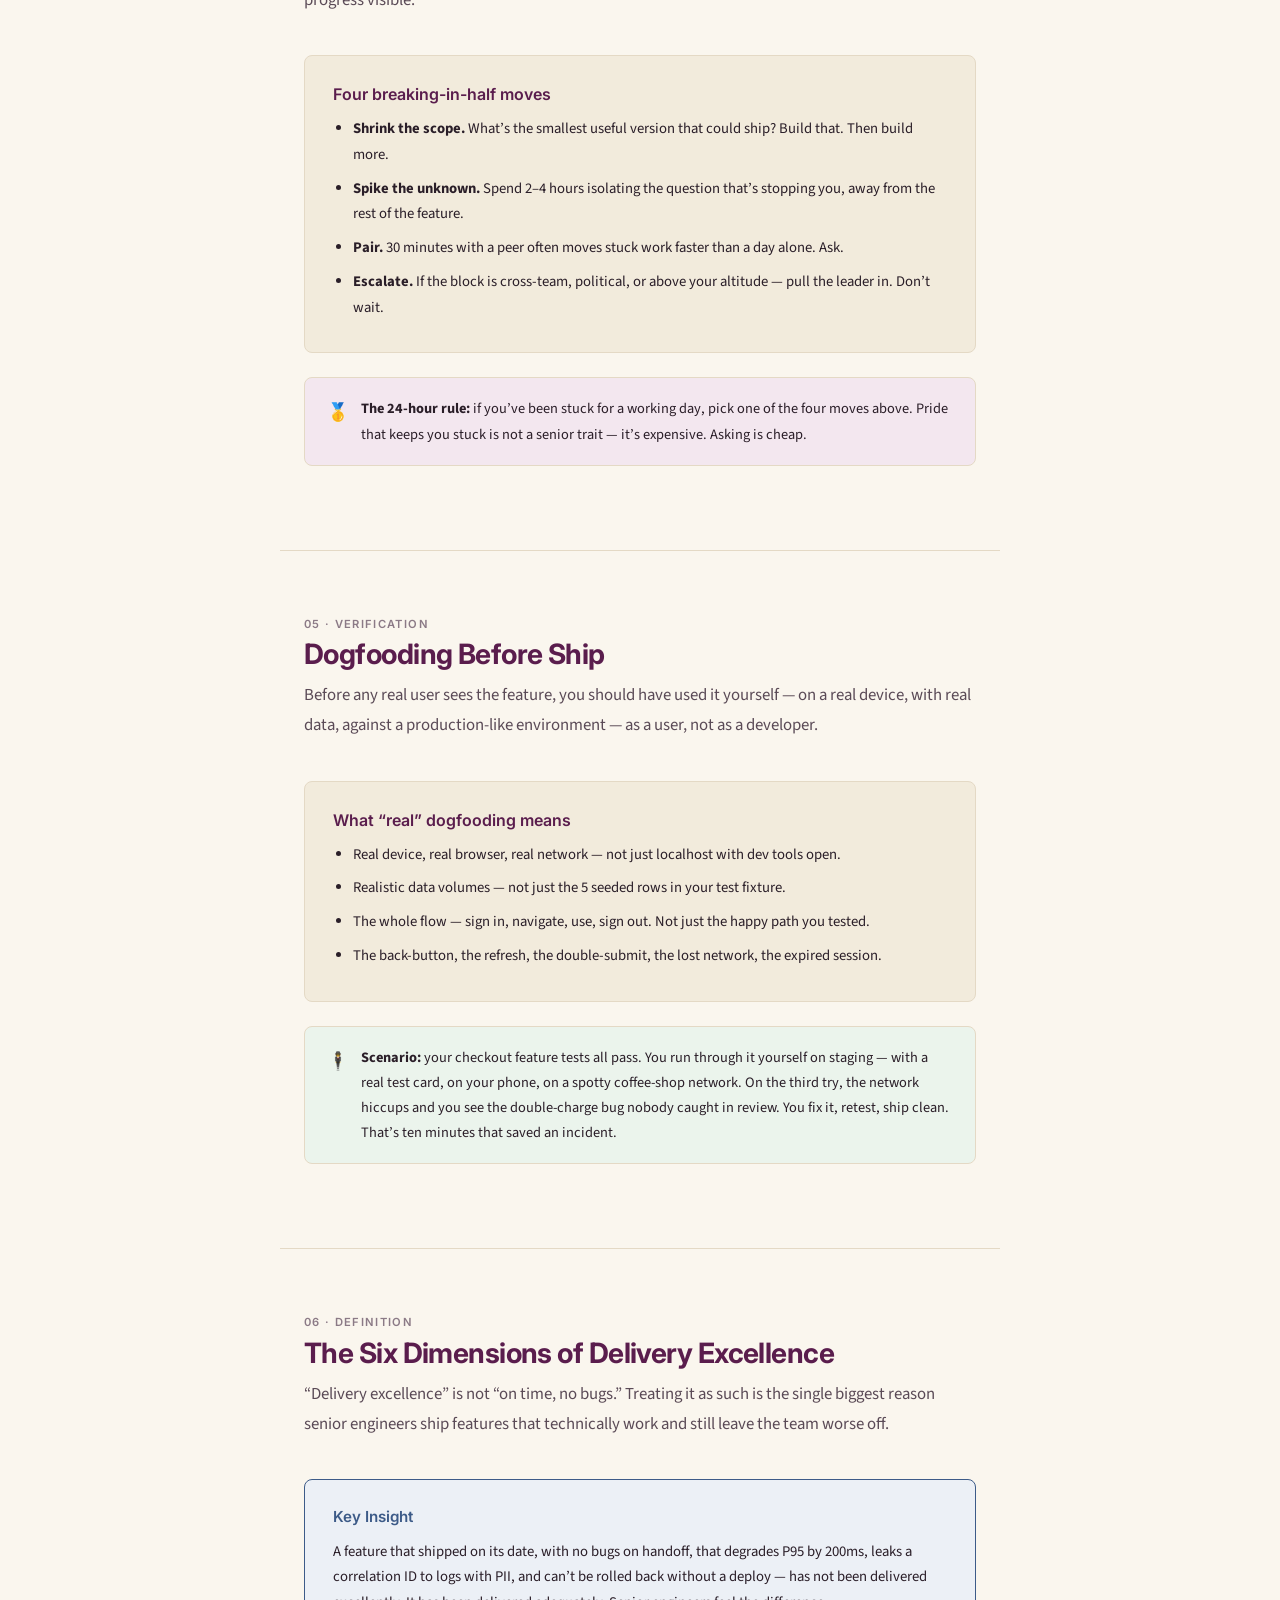
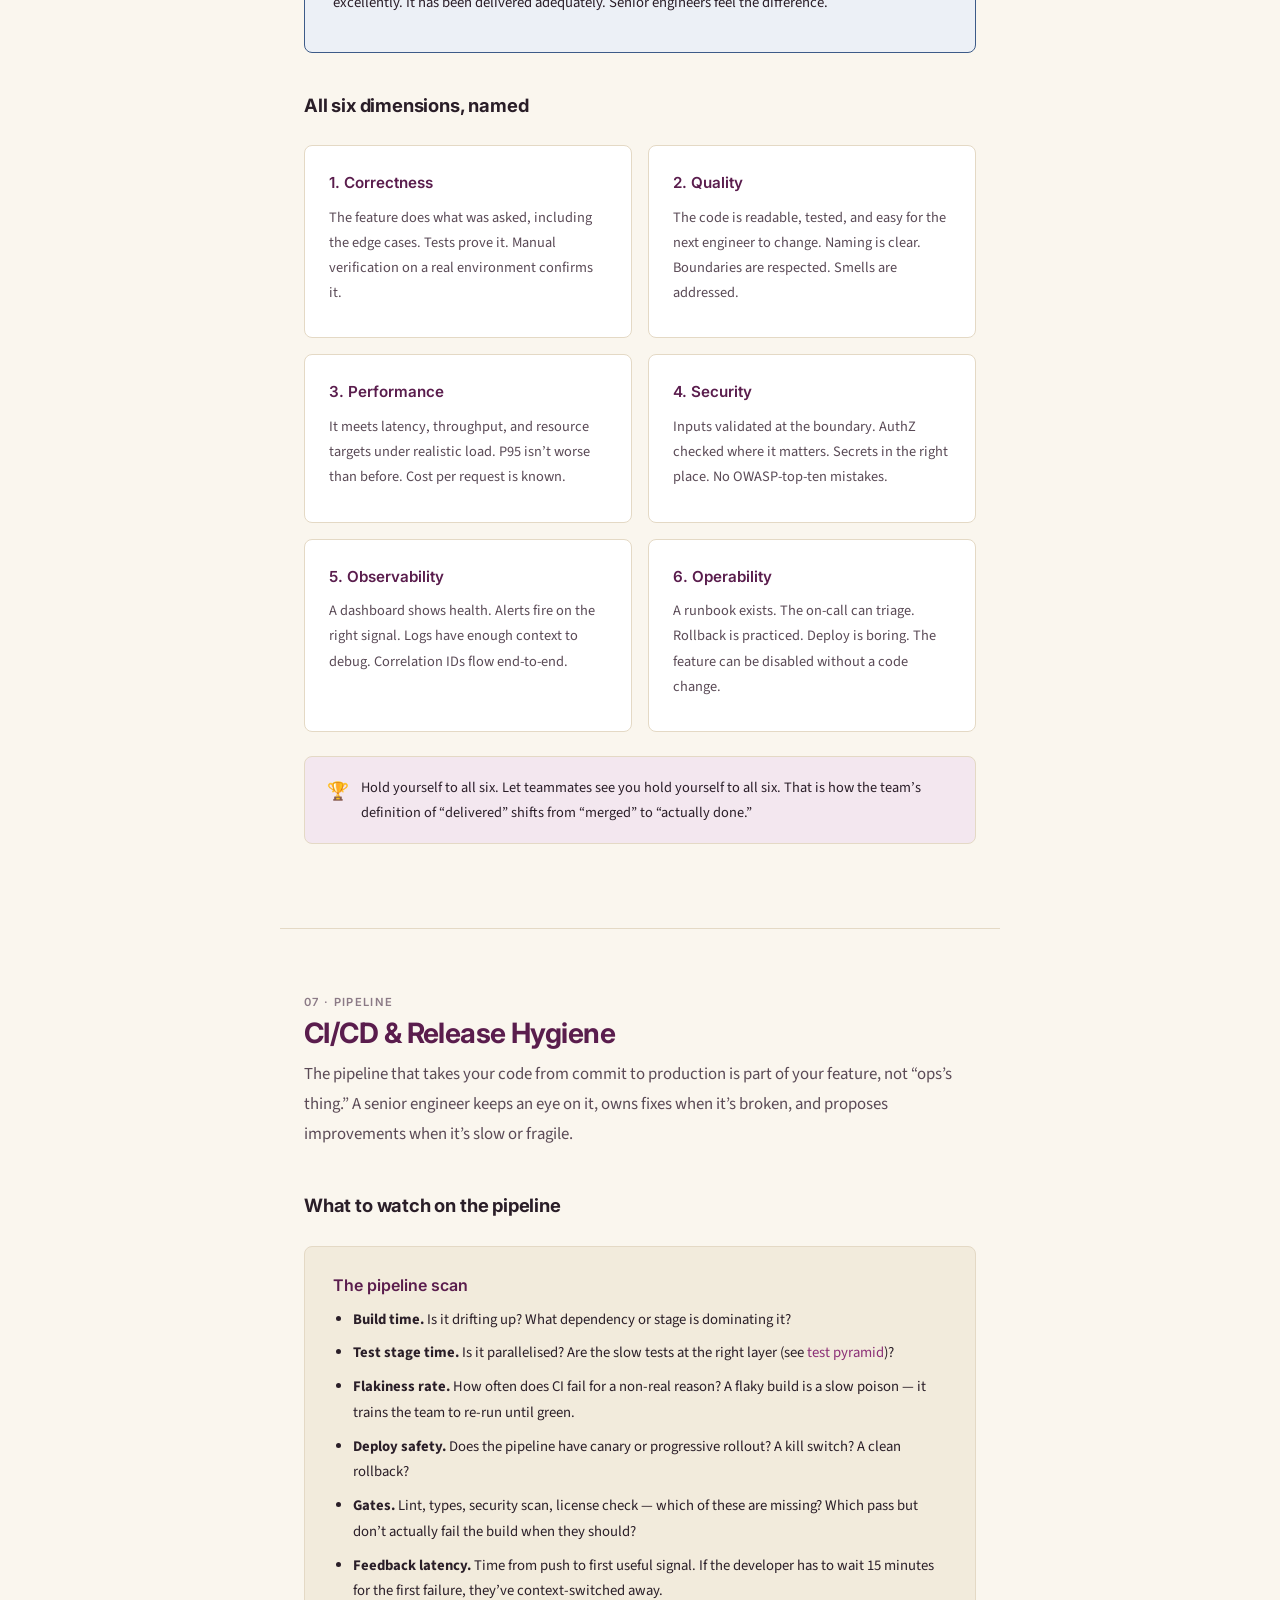
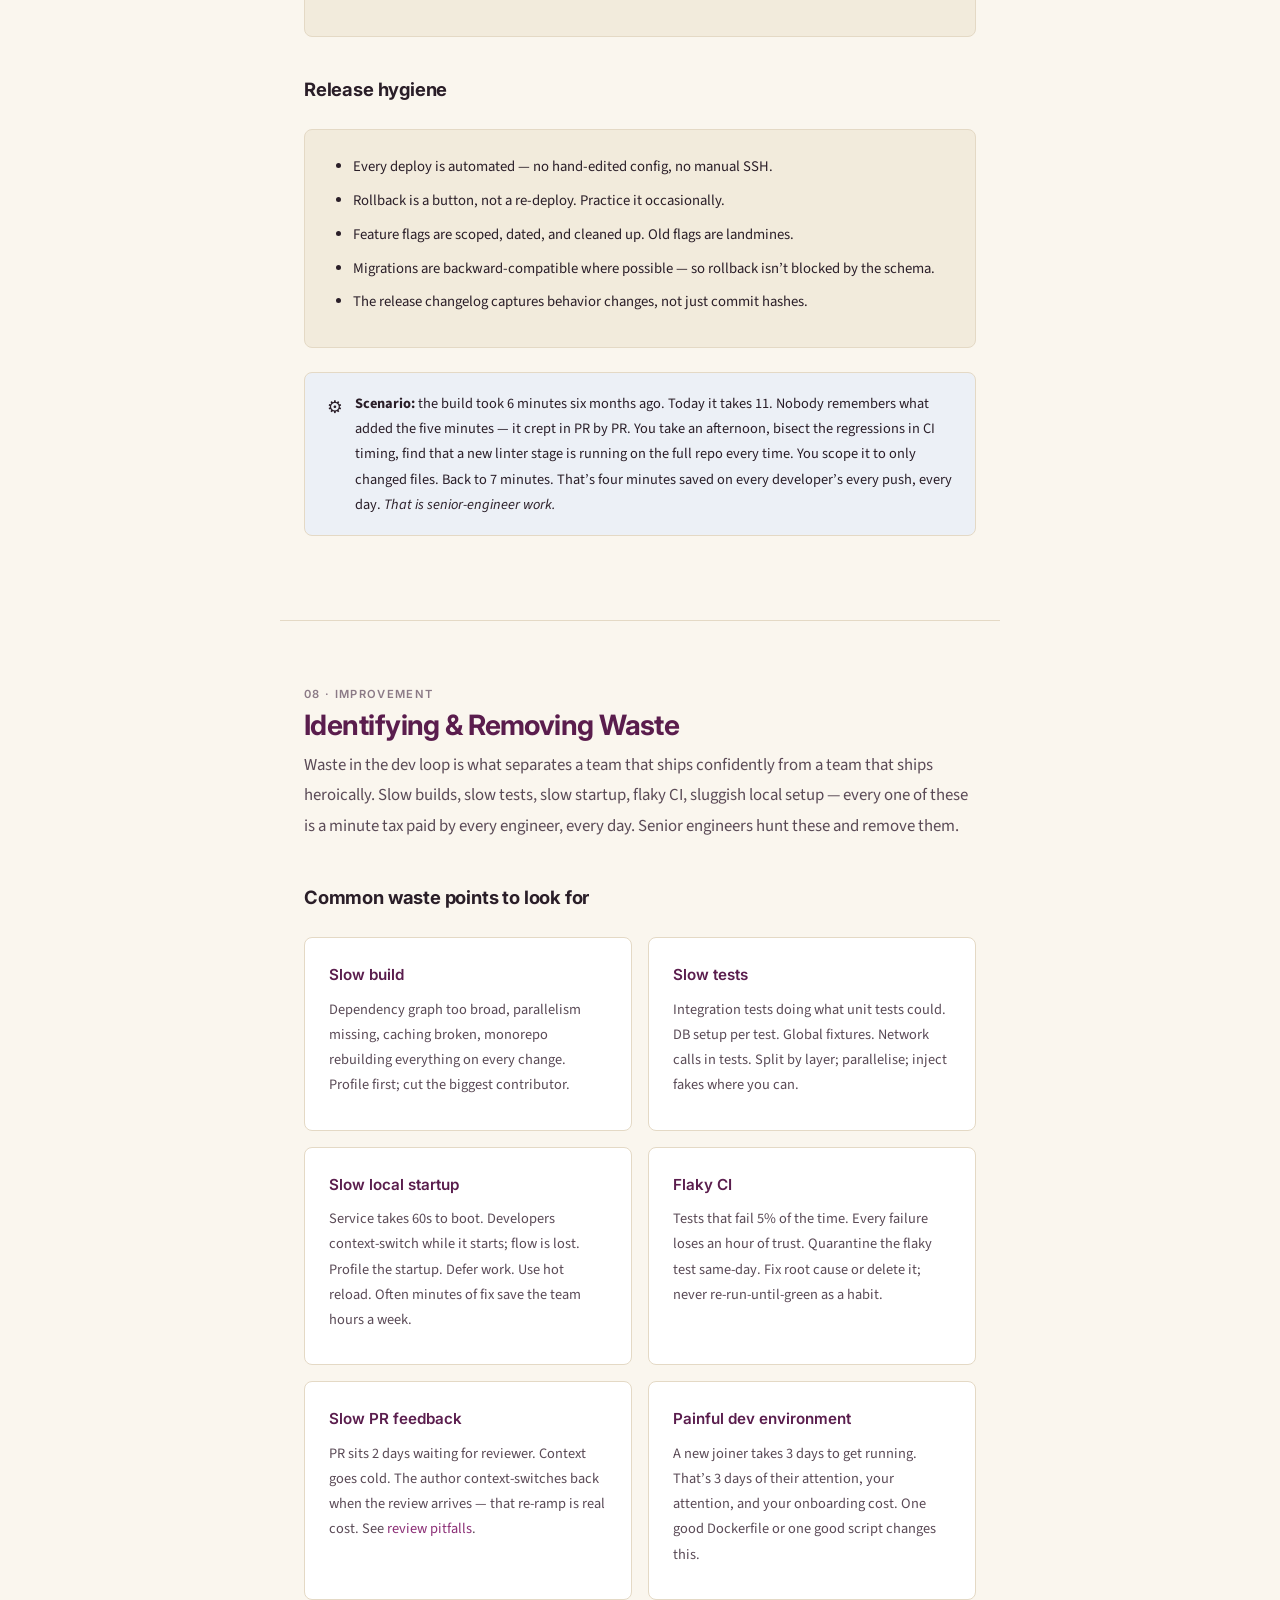
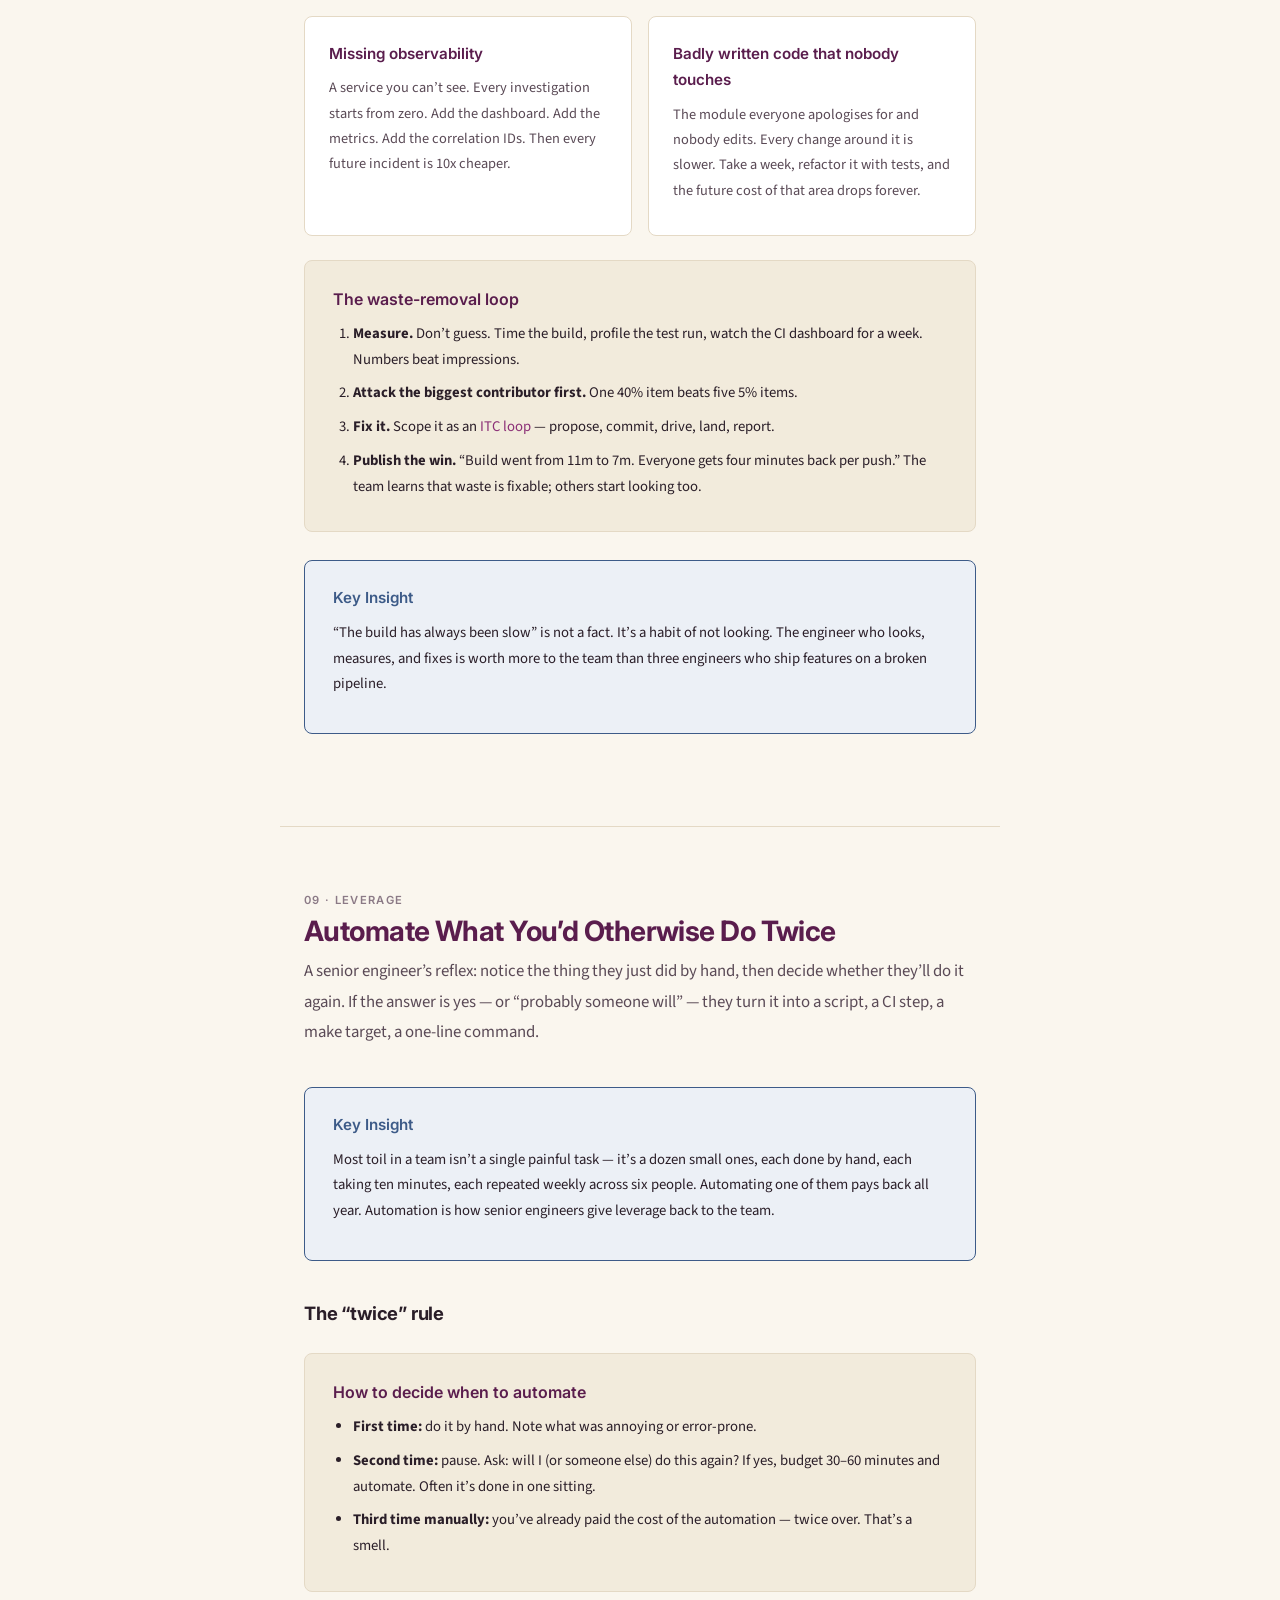
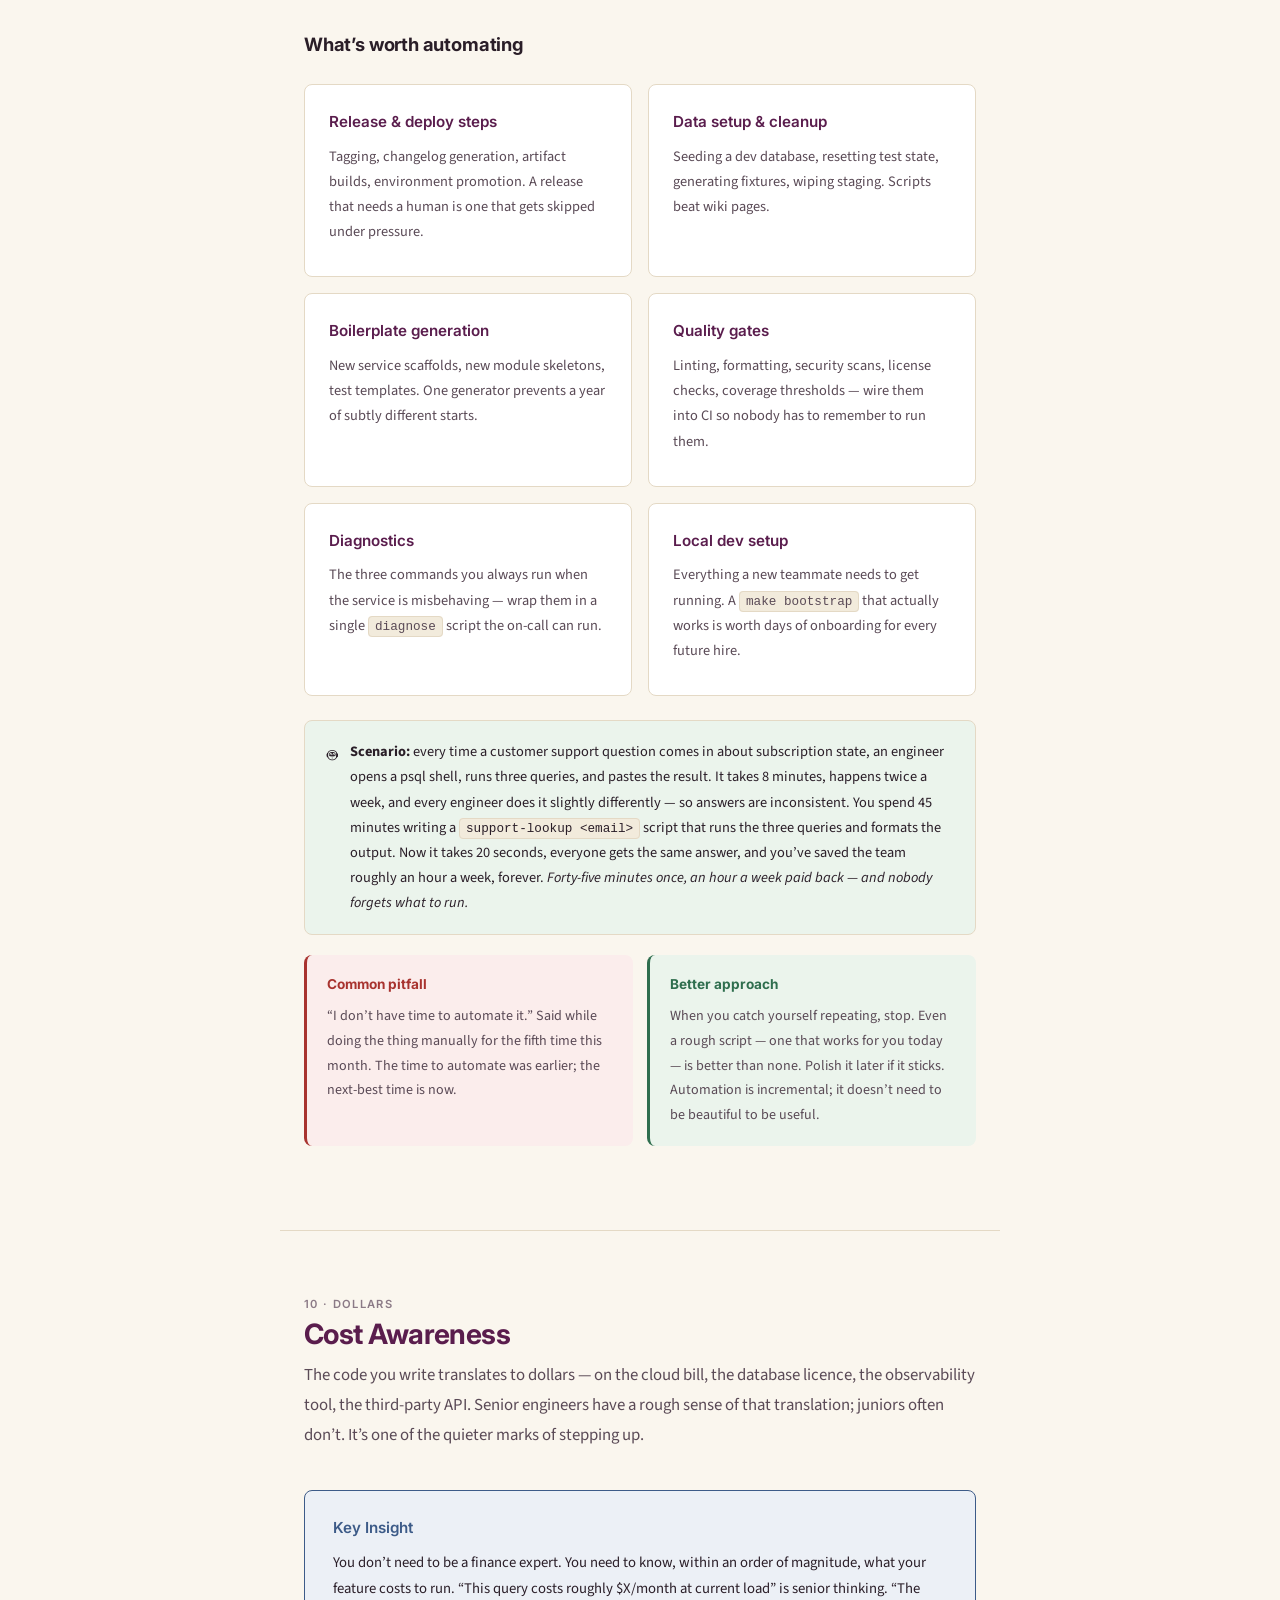
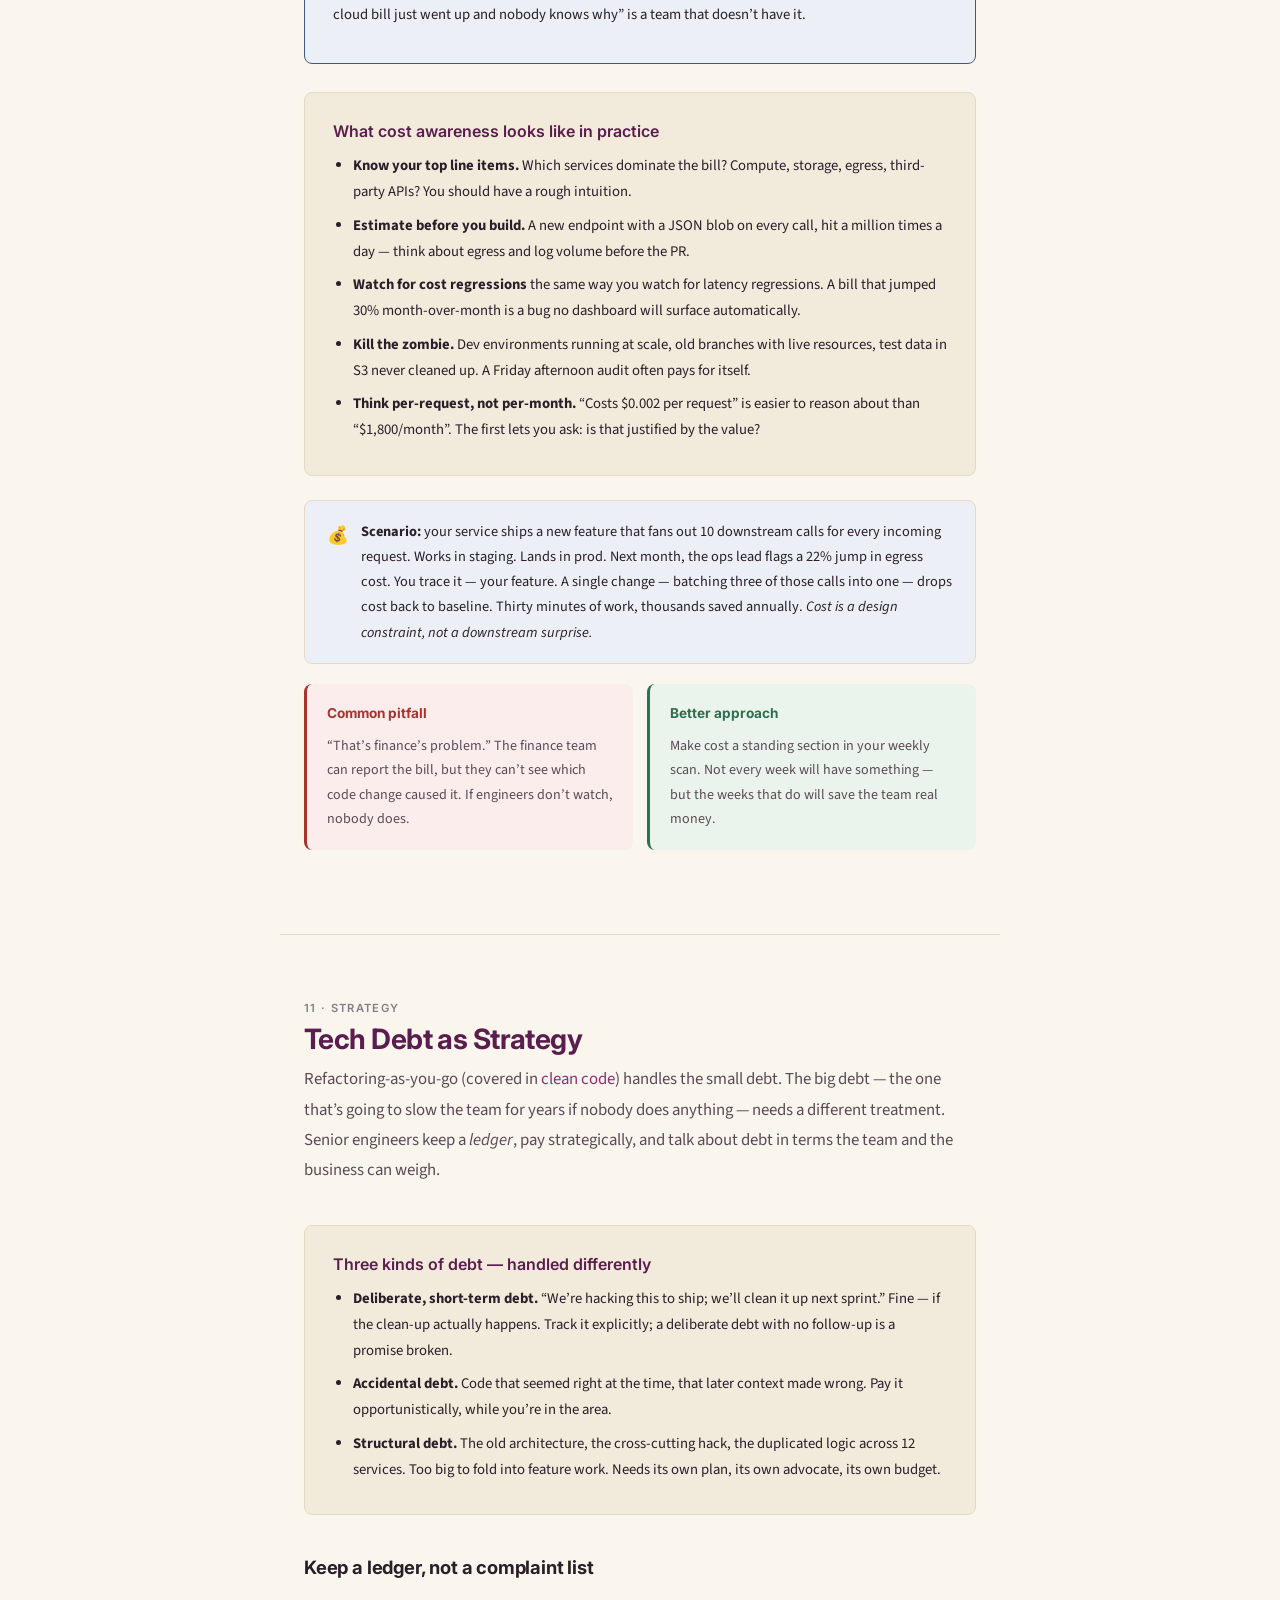
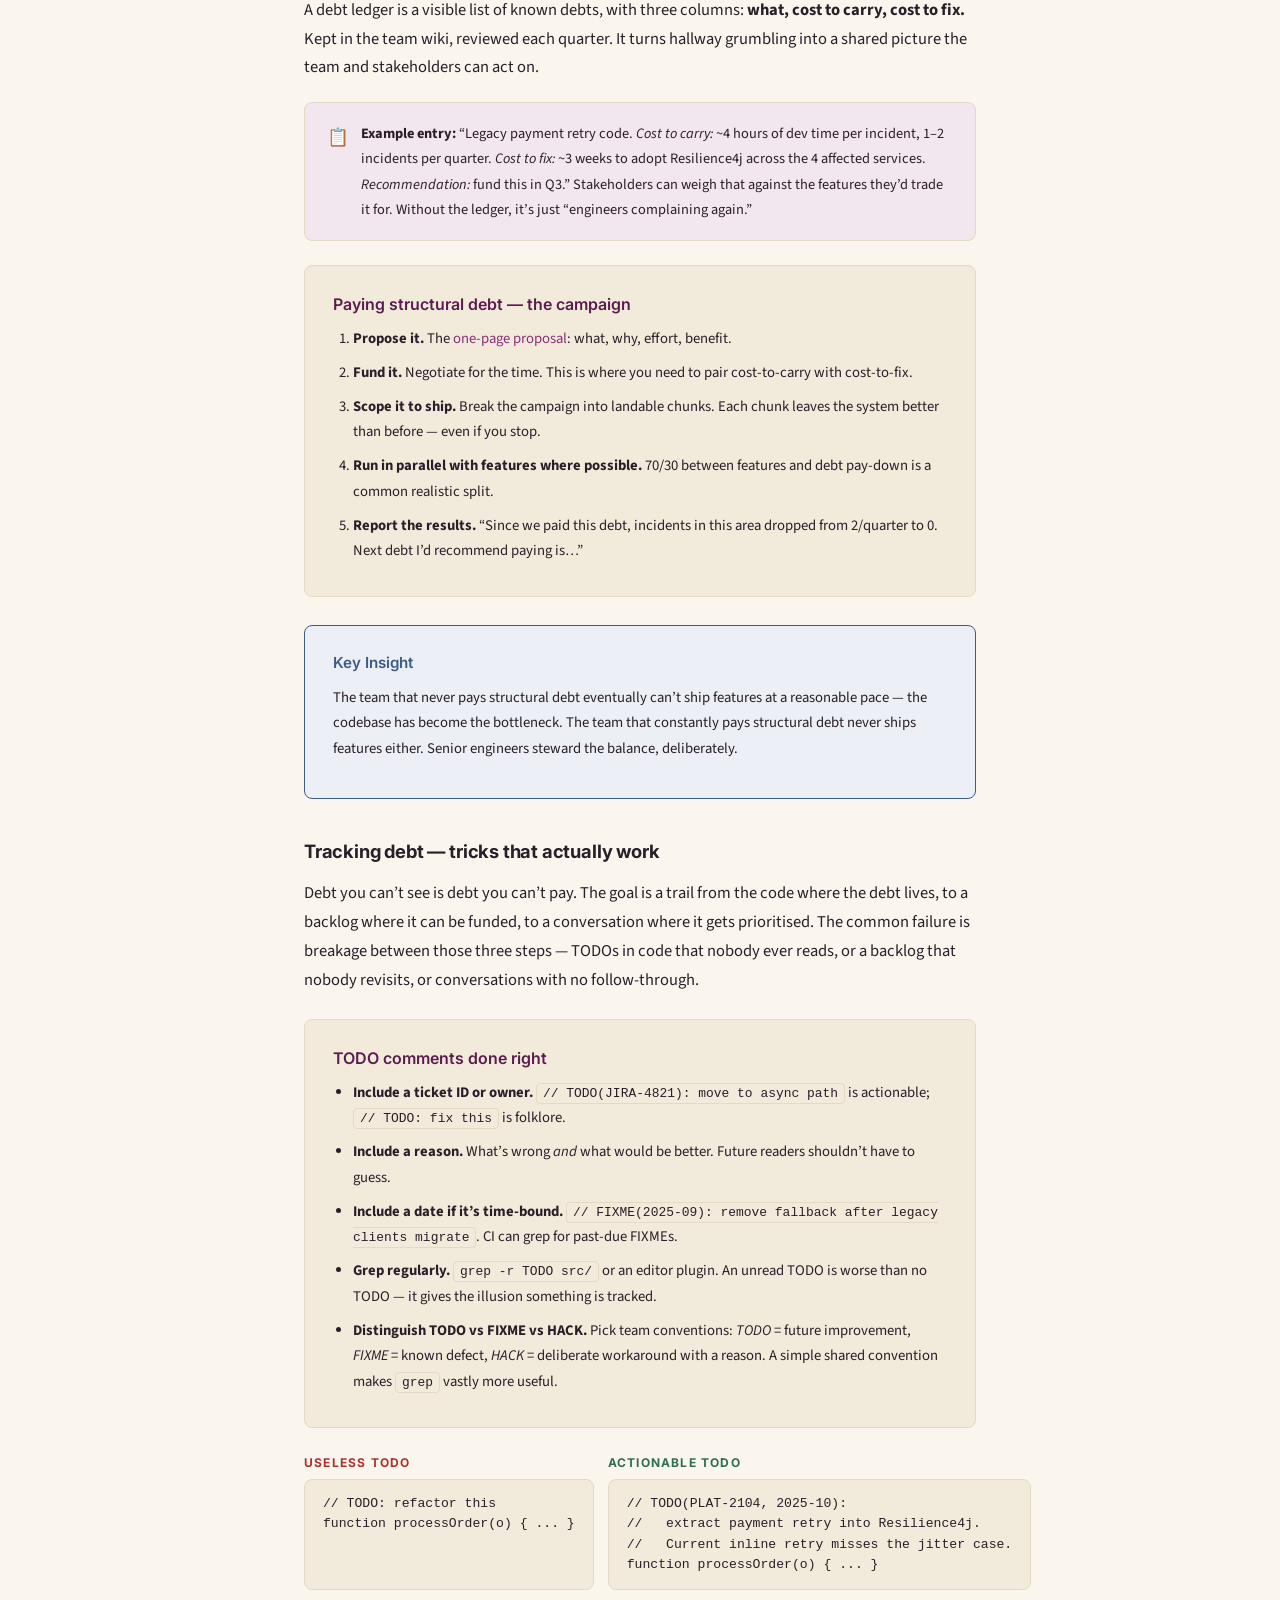
<file: delivery-ownership.html>
<!DOCTYPE html>
<html lang="en" data-theme="light">
<head>
  <meta charset="UTF-8">
  <meta name="viewport" content="width=device-width, initial-scale=1.0">
  <title>Delivery &amp; Ownership &mdash; Craft &amp; Ownership</title>
  <link rel="preconnect" href="https://fonts.googleapis.com">
  <link rel="preconnect" href="https://fonts.gstatic.com" crossorigin>
  <link href="https://fonts.googleapis.com/css2?family=Inter:wght@400;500;600;700;800&family=Source+Sans+3:wght@400;500;600;700&display=swap" rel="stylesheet">
  <link rel="stylesheet" href="css/styles.css">
</head>
<body data-current-page="delivery-ownership.html">

  <nav id="navbar">
    <div class="nav-inner">
      <a href="index.html" class="nav-brand">Craft &amp; Ownership</a>
      <div class="nav-links" id="navLinks">
        <a href="index.html">Home</a>
        <div class="nav-dropdown">
          <button class="nav-dropdown-toggle">Start Here</button>
          <div class="nav-dropdown-menu">
            <a href="foundations.html">Foundations</a>
            <a href="requirements-design.html">Requirements &amp; Design</a>
          </div>
        </div>
        <div class="nav-dropdown">
          <button class="nav-dropdown-toggle">Craft</button>
          <div class="nav-dropdown-menu">
            <a href="clean-code.html">Clean Code</a>
            <a href="debugging-reading.html">Debugging &amp; Reading</a>
            <a href="data-api.html">Data &amp; APIs</a>
            <a href="testing-observability.html">Testing &amp; Observability</a>
            <a href="code-reviews.html">Code Reviews</a>
          </div>
        </div>
        <div class="nav-dropdown">
          <button class="nav-dropdown-toggle">Ownership</button>
          <div class="nav-dropdown-menu">
            <a href="delivery-ownership.html">Delivery &amp; Ownership</a>
            <a href="mentoring-peers.html">Mentoring Peers</a>
            <a href="influence-communication.html">Influence &amp; Communication</a>
            <a href="communication-docs.html">Comms &amp; Docs</a>
          </div>
        </div>
        <a href="resources.html">Resources</a>
        <a href="self-assessment.html">Self-Assessment</a>
      </div>
      <div class="nav-right">
        <button class="theme-toggle" id="themeBtn" onclick="toggleTheme()" aria-label="Toggle dark mode">&#127769;</button>
        <button class="hamburger" onclick="toggleMenu()" aria-label="Open menu">&#9776;</button>
      </div>
    </div>
  </nav>

  <div class="page-header">
    <h1>Delivery &amp; Ownership</h1>
    <p class="subtitle">The practice of driving a feature from merged code to quietly-running-in-production &mdash; and keeping the whole delivery machine healthy while you do it.</p>
  </div>

  <!-- ─── How much of this is mine? ─── -->
  <section class="fade-in">
    <div class="key-insight">
      <h4>Before you start: how much of this is mine?</h4>
      <p>This page has fourteen sections. You don&rsquo;t own all fourteen on day one of taking on ownership &mdash; and nobody expects you to. It grows in layers as you grow into the work:</p>
      <ul style="margin:12px 0 8px 20px;">
        <li><strong>When you&rsquo;re new to owning a feature end-to-end:</strong> sections 1&ndash;5. Track progress honestly, run the almost-done check, flag risks early, break work down when stuck, dogfood your own feature before shipping. That&rsquo;s a full plate.</li>
        <li><strong>Once that&rsquo;s second nature:</strong> sections 6, 11&ndash;14. Measure delivery across all six dimensions, track tech debt, run blameless post-mortems, get incident-ready, write handovers the on-call can live with.</li>
        <li><strong>As you grow into platform-wide ownership:</strong> sections 7&ndash;10. CI/CD hygiene, hunting waste in the dev loop, automating what you&rsquo;d do twice, watching cost. This isn&rsquo;t the new owner&rsquo;s first job &mdash; it&rsquo;s what you pick up once your own feature runs cleanly and you have attention to spare for the team&rsquo;s pipeline.</li>
      </ul>
      <p>Read the whole page so you know what&rsquo;s ahead &mdash; but practise in that order. The depth comes from owning one feature really well before trying to own the whole delivery machine.</p>
    </div>
  </section>

  <section class="page-toc">
    <h4>On This Page</h4>
    <ul>
      <li><a href="#tracking">1. Tracking Progress When You Own the Delivery</a></li>
      <li><a href="#almost-done">2. The &ldquo;Almost Done&rdquo; Check</a></li>
      <li><a href="#risk">3. Risk Flagging Early</a></li>
      <li><a href="#stuck">4. Breaking-in-Half When Stuck</a></li>
      <li><a href="#dogfood">5. Dogfooding Before Ship</a></li>
      <li><a href="#excellence">6. The Six Dimensions of Delivery Excellence</a></li>
      <li><a href="#cicd">7. CI/CD &amp; Release Hygiene</a></li>
      <li><a href="#waste">8. Identifying &amp; Removing Waste</a></li>
      <li><a href="#automate">9. Automate What You&rsquo;d Otherwise Do Twice</a></li>
      <li><a href="#cost">10. Cost Awareness</a></li>
      <li><a href="#tech-debt">11. Tech Debt as Strategy</a></li>
      <li><a href="#incidents">12. Incident Readiness</a></li>
      <li><a href="#post-mortem">13. Post-Mortem Practice</a></li>
      <li><a href="#handover">14. Handover &amp; Runbooks</a></li>
    </ul>
  </section>

  <!-- 1. Tracking -->
  <section class="fade-in" id="tracking">
    <span class="section-num">01 &middot; Progress</span>
    <h2>Tracking Progress When You Own the Delivery</h2>
    <p class="section-intro">You don&rsquo;t need Gantt charts and status meetings to own delivery. What you need is a simple, honest read on where the feature is, what&rsquo;s blocked, and what&rsquo;s next &mdash; updated often enough that surprises don&rsquo;t pile up.</p>

    <div class="framework">
      <h4>A lightweight weekly ritual &mdash; 15 minutes</h4>
      <ol>
        <li><strong>Flow:</strong> what shipped last week, what&rsquo;s in flight, what&rsquo;s queued.</li>
        <li><strong>Burn:</strong> how the remaining work compares with the time you&rsquo;ve got.</li>
        <li><strong>Risks:</strong> what could still bite you &mdash; unknown unknowns included.</li>
        <li><strong>Decisions needed:</strong> what you&rsquo;ll pull a leader or stakeholder in on this week.</li>
      </ol>
      <p>Write it as four bullets. Share it with the team &mdash; in a channel or a short message. If it&rsquo;s worth knowing, it&rsquo;s worth saying out loud.</p>
    </div>

    <div class="tip info-tip">
      <span class="tip-icon">&#128269;</span>
      <div>
        <p><strong>Scenario:</strong> you&rsquo;re two weeks into a four-week feature. Your honest read says you&rsquo;re actually one week in &mdash; the unknowns cost you more than expected. The temptation is to hope you&rsquo;ll catch up. The senior move is to say so in the weekly note: &ldquo;realistic finish is now week 5, not week 4 &mdash; here&rsquo;s why, here&rsquo;s the risk, here&rsquo;s what I&rsquo;d adjust.&rdquo; Predictability beats optimism every time.</p>
      </div>
    </div>
  </section>

  <div class="section-divider"></div>

  <!-- 2. Almost Done -->
  <section class="fade-in" id="almost-done">
    <span class="section-num">02 &middot; Reality Check</span>
    <h2>The &ldquo;Almost Done&rdquo; Check</h2>
    <p class="section-intro">&ldquo;Almost done&rdquo; is the most dangerous phrase in delivery. It hides the last 20% that usually takes 80% of the remaining time. Before you say it, run the check.</p>

    <div class="framework">
      <h4>The Almost-Done Check &mdash; ten questions</h4>
      <ol>
        <li>Is the happy path working end-to-end, on a real environment?</li>
        <li>Are the edge cases you listed at design time actually handled?</li>
        <li>Are the tests written, green, and testing behavior (not mocks of themselves)?</li>
        <li>Is it behind a feature flag or similar rollback mechanism?</li>
        <li>Is it observable &mdash; metrics, logs, dashboard, alert?</li>
        <li>Has it been security-reviewed at least informally &mdash; inputs validated, authZ in place, secrets clean?</li>
        <li>Does it meet perf targets under realistic load?</li>
        <li>Is there a runbook or page in the wiki that covers &ldquo;what to do when&rdquo;?</li>
        <li>Has it been dogfooded by at least one person who isn&rsquo;t you?</li>
        <li>Can the on-call rotation triage an incident on this feature without paging you?</li>
      </ol>
      <p>If you can&rsquo;t answer &ldquo;yes&rdquo; to all ten, you are not almost done. You&rsquo;re some unknown distance from done.</p>
    </div>

    <div class="key-insight">
      <h4>Key Insight</h4>
      <p>Teams that slip by a week usually slipped because a senior engineer said &ldquo;almost done&rdquo; three weeks earlier and nobody pushed back. The check protects you and the team from optimistic arithmetic.</p>
    </div>
  </section>

  <div class="section-divider"></div>

  <!-- 3. Risk -->
  <section class="fade-in" id="risk">
    <span class="section-num">03 &middot; Honesty</span>
    <h2>Risk Flagging Early</h2>
    <p class="section-intro">Flagging a risk early feels bad. Flagging it late feels worse for everyone, including you. The rule: the moment a risk becomes real to you, it becomes real to the team.</p>

    <h3>The 30% rule</h3>
    <div class="framework">
      <p>When you estimate you&rsquo;re 30% done with a feature &mdash; enough to have surfaced the real complexity &mdash; revisit the original plan honestly. Are the assumptions holding? Are there new unknowns? Has scope crept?</p>
      <p>If the 30% point reveals the estimate was wrong, now is when you say so. The earlier the flag, the more options everyone has: adjust scope, get help, change the approach, push the date. The later the flag, the fewer options remain.</p>
    </div>

    <div class="pattern-grid">
      <div class="pitfall">
        <h5>Common pitfall</h5>
        <p>Hoping the risk resolves on its own. &ldquo;I&rsquo;ll figure it out this week.&rdquo; When you don&rsquo;t, you&rsquo;ve spent a week and now the risk is closer to the deadline.</p>
      </div>
      <div class="better">
        <h5>Better approach</h5>
        <p>Name the risk out loud in your weekly update. Include your current mitigation and when you&rsquo;ll know if it&rsquo;s working. Zero drama; just predictability.</p>
      </div>
    </div>

    <div class="tip warning-tip">
      <span class="tip-icon">&#128204;</span>
      <div>
        <p><strong>No surprises</strong> is the core rule of professional delivery. A leader or stakeholder who is surprised by a slip, a bug class, or a scope change will remember it for a long time &mdash; not because the slip was fatal, but because the surprise was.</p>
      </div>
    </div>

    <div class="tip friction-tip">
      <span class="tip-icon">&#9888;&#65039;</span>
      <div>
        <span class="friction-tip-label">When it&rsquo;s hard</span>
        <p><strong>&ldquo;The stakeholder keeps slipping scope and my every &lsquo;yes&rsquo; turns into three more.&rdquo;</strong> This isn&rsquo;t a risk problem, it&rsquo;s a trade-off problem &mdash; and the answer is never a flat no. Try: &ldquo;Happy to add notifications. Given our current finish date, adding it means one of three things: we push the date by a week, we drop the CSV export from this release, or we do a cut-down version now and extend later. Which would you prefer?&rdquo; Put the trade-off back in their lap with real options. If they keep saying &ldquo;all three, no slip,&rdquo; that&rsquo;s the moment to bring your lead in with the numbers &mdash; not to block, but so two senior people are sharing the read on what&rsquo;s realistic.</p>
      </div>
    </div>
  </section>

  <div class="section-divider"></div>

  <!-- 4. Stuck -->
  <section class="fade-in" id="stuck">
    <span class="section-num">04 &middot; Unblocking</span>
    <h2>Breaking-in-Half When Stuck</h2>
    <p class="section-intro">Getting stuck for more than a day on one problem is a signal, not a moral failure. The move is to break the problem in half &mdash; either in scope or in approach &mdash; so you can ship something and make progress visible.</p>

    <div class="framework">
      <h4>Four breaking-in-half moves</h4>
      <ul>
        <li><strong>Shrink the scope.</strong> What&rsquo;s the smallest useful version that could ship? Build that. Then build more.</li>
        <li><strong>Spike the unknown.</strong> Spend 2&ndash;4 hours isolating the question that&rsquo;s stopping you, away from the rest of the feature.</li>
        <li><strong>Pair.</strong> 30 minutes with a peer often moves stuck work faster than a day alone. Ask.</li>
        <li><strong>Escalate.</strong> If the block is cross-team, political, or above your altitude &mdash; pull the leader in. Don&rsquo;t wait.</li>
      </ul>
    </div>

    <div class="tip">
      <span class="tip-icon">&#129351;</span>
      <div>
        <p><strong>The 24-hour rule:</strong> if you&rsquo;ve been stuck for a working day, pick one of the four moves above. Pride that keeps you stuck is not a senior trait &mdash; it&rsquo;s expensive. Asking is cheap.</p>
      </div>
    </div>
  </section>

  <div class="section-divider"></div>

  <!-- 5. Dogfood -->
  <section class="fade-in" id="dogfood">
    <span class="section-num">05 &middot; Verification</span>
    <h2>Dogfooding Before Ship</h2>
    <p class="section-intro">Before any real user sees the feature, you should have used it yourself &mdash; on a real device, with real data, against a production-like environment &mdash; as a user, not as a developer.</p>

    <div class="framework">
      <h4>What &ldquo;real&rdquo; dogfooding means</h4>
      <ul>
        <li>Real device, real browser, real network &mdash; not just localhost with dev tools open.</li>
        <li>Realistic data volumes &mdash; not just the 5 seeded rows in your test fixture.</li>
        <li>The whole flow &mdash; sign in, navigate, use, sign out. Not just the happy path you tested.</li>
        <li>The back-button, the refresh, the double-submit, the lost network, the expired session.</li>
      </ul>
    </div>

    <div class="tip success-tip">
      <span class="tip-icon">&#128372;&#65039;</span>
      <div>
        <p><strong>Scenario:</strong> your checkout feature tests all pass. You run through it yourself on staging &mdash; with a real test card, on your phone, on a spotty coffee-shop network. On the third try, the network hiccups and you see the double-charge bug nobody caught in review. You fix it, retest, ship clean. That&rsquo;s ten minutes that saved an incident.</p>
      </div>
    </div>
  </section>

  <div class="section-divider"></div>

  <!-- 6. Excellence -->
  <section class="fade-in" id="excellence">
    <span class="section-num">06 &middot; Definition</span>
    <h2>The Six Dimensions of Delivery Excellence</h2>
    <p class="section-intro">&ldquo;Delivery excellence&rdquo; is not &ldquo;on time, no bugs.&rdquo; Treating it as such is the single biggest reason senior engineers ship features that technically work and still leave the team worse off.</p>

    <div class="key-insight">
      <h4>Key Insight</h4>
      <p>A feature that shipped on its date, with no bugs on handoff, that degrades P95 by 200ms, leaks a correlation ID to logs with PII, and can&rsquo;t be rolled back without a deploy &mdash; has not been delivered excellently. It has been delivered adequately. Senior engineers feel the difference.</p>
    </div>

    <h3>All six dimensions, named</h3>
    <div class="card-grid two-col">
      <div class="card">
        <h4>1. Correctness</h4>
        <p>The feature does what was asked, including the edge cases. Tests prove it. Manual verification on a real environment confirms it.</p>
      </div>
      <div class="card">
        <h4>2. Quality</h4>
        <p>The code is readable, tested, and easy for the next engineer to change. Naming is clear. Boundaries are respected. Smells are addressed.</p>
      </div>
      <div class="card">
        <h4>3. Performance</h4>
        <p>It meets latency, throughput, and resource targets under realistic load. P95 isn&rsquo;t worse than before. Cost per request is known.</p>
      </div>
      <div class="card">
        <h4>4. Security</h4>
        <p>Inputs validated at the boundary. AuthZ checked where it matters. Secrets in the right place. No OWASP-top-ten mistakes.</p>
      </div>
      <div class="card">
        <h4>5. Observability</h4>
        <p>A dashboard shows health. Alerts fire on the right signal. Logs have enough context to debug. Correlation IDs flow end-to-end.</p>
      </div>
      <div class="card">
        <h4>6. Operability</h4>
        <p>A runbook exists. The on-call can triage. Rollback is practiced. Deploy is boring. The feature can be disabled without a code change.</p>
      </div>
    </div>

    <div class="tip">
      <span class="tip-icon">&#127942;</span>
      <div>
        <p>Hold yourself to all six. Let teammates see you hold yourself to all six. That is how the team&rsquo;s definition of &ldquo;delivered&rdquo; shifts from &ldquo;merged&rdquo; to &ldquo;actually done.&rdquo;</p>
      </div>
    </div>
  </section>

  <div class="section-divider"></div>

  <!-- 7. CI/CD -->
  <section class="fade-in" id="cicd">
    <span class="section-num">07 &middot; Pipeline</span>
    <h2>CI/CD &amp; Release Hygiene</h2>
    <p class="section-intro">The pipeline that takes your code from commit to production is part of your feature, not &ldquo;ops&rsquo;s thing.&rdquo; A senior engineer keeps an eye on it, owns fixes when it&rsquo;s broken, and proposes improvements when it&rsquo;s slow or fragile.</p>

    <h3>What to watch on the pipeline</h3>
    <div class="framework">
      <h4>The pipeline scan</h4>
      <ul>
        <li><strong>Build time.</strong> Is it drifting up? What dependency or stage is dominating it?</li>
        <li><strong>Test stage time.</strong> Is it parallelised? Are the slow tests at the right layer (see <a href="testing-observability.html#pyramid">test pyramid</a>)?</li>
        <li><strong>Flakiness rate.</strong> How often does CI fail for a non-real reason? A flaky build is a slow poison &mdash; it trains the team to re-run until green.</li>
        <li><strong>Deploy safety.</strong> Does the pipeline have canary or progressive rollout? A kill switch? A clean rollback?</li>
        <li><strong>Gates.</strong> Lint, types, security scan, license check &mdash; which of these are missing? Which pass but don&rsquo;t actually fail the build when they should?</li>
        <li><strong>Feedback latency.</strong> Time from push to first useful signal. If the developer has to wait 15 minutes for the first failure, they&rsquo;ve context-switched away.</li>
      </ul>
    </div>

    <h3>Release hygiene</h3>
    <div class="framework">
      <ul>
        <li>Every deploy is automated &mdash; no hand-edited config, no manual SSH.</li>
        <li>Rollback is a button, not a re-deploy. Practice it occasionally.</li>
        <li>Feature flags are scoped, dated, and cleaned up. Old flags are landmines.</li>
        <li>Migrations are backward-compatible where possible &mdash; so rollback isn&rsquo;t blocked by the schema.</li>
        <li>The release changelog captures behavior changes, not just commit hashes.</li>
      </ul>
    </div>

    <div class="tip info-tip">
      <span class="tip-icon">&#9881;&#65039;</span>
      <div>
        <p><strong>Scenario:</strong> the build took 6 minutes six months ago. Today it takes 11. Nobody remembers what added the five minutes &mdash; it crept in PR by PR. You take an afternoon, bisect the regressions in CI timing, find that a new linter stage is running on the full repo every time. You scope it to only changed files. Back to 7 minutes. That&rsquo;s four minutes saved on every developer&rsquo;s every push, every day. <em>That is senior-engineer work.</em></p>
      </div>
    </div>
  </section>

  <div class="section-divider"></div>

  <!-- 8. Waste -->
  <section class="fade-in" id="waste">
    <span class="section-num">08 &middot; Improvement</span>
    <h2>Identifying &amp; Removing Waste</h2>
    <p class="section-intro">Waste in the dev loop is what separates a team that ships confidently from a team that ships heroically. Slow builds, slow tests, slow startup, flaky CI, sluggish local setup &mdash; every one of these is a minute tax paid by every engineer, every day. Senior engineers hunt these and remove them.</p>

    <h3>Common waste points to look for</h3>
    <div class="card-grid">
      <div class="card">
        <h4>Slow build</h4>
        <p>Dependency graph too broad, parallelism missing, caching broken, monorepo rebuilding everything on every change. Profile first; cut the biggest contributor.</p>
      </div>
      <div class="card">
        <h4>Slow tests</h4>
        <p>Integration tests doing what unit tests could. DB setup per test. Global fixtures. Network calls in tests. Split by layer; parallelise; inject fakes where you can.</p>
      </div>
      <div class="card">
        <h4>Slow local startup</h4>
        <p>Service takes 60s to boot. Developers context-switch while it starts; flow is lost. Profile the startup. Defer work. Use hot reload. Often minutes of fix save the team hours a week.</p>
      </div>
      <div class="card">
        <h4>Flaky CI</h4>
        <p>Tests that fail 5% of the time. Every failure loses an hour of trust. Quarantine the flaky test same-day. Fix root cause or delete it; never re-run-until-green as a habit.</p>
      </div>
      <div class="card">
        <h4>Slow PR feedback</h4>
        <p>PR sits 2 days waiting for reviewer. Context goes cold. The author context-switches back when the review arrives &mdash; that re-ramp is real cost. See <a href="code-reviews.html#pitfalls">review pitfalls</a>.</p>
      </div>
      <div class="card">
        <h4>Painful dev environment</h4>
        <p>A new joiner takes 3 days to get running. That&rsquo;s 3 days of their attention, your attention, and your onboarding cost. One good Dockerfile or one good script changes this.</p>
      </div>
      <div class="card">
        <h4>Missing observability</h4>
        <p>A service you can&rsquo;t see. Every investigation starts from zero. Add the dashboard. Add the metrics. Add the correlation IDs. Then every future incident is 10x cheaper.</p>
      </div>
      <div class="card">
        <h4>Badly written code that nobody touches</h4>
        <p>The module everyone apologises for and nobody edits. Every change around it is slower. Take a week, refactor it with tests, and the future cost of that area drops forever.</p>
      </div>
    </div>

    <div class="framework">
      <h4>The waste-removal loop</h4>
      <ol>
        <li><strong>Measure.</strong> Don&rsquo;t guess. Time the build, profile the test run, watch the CI dashboard for a week. Numbers beat impressions.</li>
        <li><strong>Attack the biggest contributor first.</strong> One 40% item beats five 5% items.</li>
        <li><strong>Fix it.</strong> Scope it as an <a href="foundations.html#initiative">ITC loop</a> &mdash; propose, commit, drive, land, report.</li>
        <li><strong>Publish the win.</strong> &ldquo;Build went from 11m to 7m. Everyone gets four minutes back per push.&rdquo; The team learns that waste is fixable; others start looking too.</li>
      </ol>
    </div>

    <div class="key-insight">
      <h4>Key Insight</h4>
      <p>&ldquo;The build has always been slow&rdquo; is not a fact. It&rsquo;s a habit of not looking. The engineer who looks, measures, and fixes is worth more to the team than three engineers who ship features on a broken pipeline.</p>
    </div>
  </section>

  <div class="section-divider"></div>

  <!-- 9. Automate -->
  <section class="fade-in" id="automate">
    <span class="section-num">09 &middot; Leverage</span>
    <h2>Automate What You&rsquo;d Otherwise Do Twice</h2>
    <p class="section-intro">A senior engineer&rsquo;s reflex: notice the thing they just did by hand, then decide whether they&rsquo;ll do it again. If the answer is yes &mdash; or &ldquo;probably someone will&rdquo; &mdash; they turn it into a script, a CI step, a make target, a one-line command.</p>

    <div class="key-insight">
      <h4>Key Insight</h4>
      <p>Most toil in a team isn&rsquo;t a single painful task &mdash; it&rsquo;s a dozen small ones, each done by hand, each taking ten minutes, each repeated weekly across six people. Automating one of them pays back all year. Automation is how senior engineers give leverage back to the team.</p>
    </div>

    <h3>The &ldquo;twice&rdquo; rule</h3>
    <div class="framework">
      <h4>How to decide when to automate</h4>
      <ul>
        <li><strong>First time:</strong> do it by hand. Note what was annoying or error-prone.</li>
        <li><strong>Second time:</strong> pause. Ask: will I (or someone else) do this again? If yes, budget 30&ndash;60 minutes and automate. Often it&rsquo;s done in one sitting.</li>
        <li><strong>Third time manually:</strong> you&rsquo;ve already paid the cost of the automation &mdash; twice over. That&rsquo;s a smell.</li>
      </ul>
    </div>

    <h3>What&rsquo;s worth automating</h3>
    <div class="card-grid two-col">
      <div class="card">
        <h4>Release &amp; deploy steps</h4>
        <p>Tagging, changelog generation, artifact builds, environment promotion. A release that needs a human is one that gets skipped under pressure.</p>
      </div>
      <div class="card">
        <h4>Data setup &amp; cleanup</h4>
        <p>Seeding a dev database, resetting test state, generating fixtures, wiping staging. Scripts beat wiki pages.</p>
      </div>
      <div class="card">
        <h4>Boilerplate generation</h4>
        <p>New service scaffolds, new module skeletons, test templates. One generator prevents a year of subtly different starts.</p>
      </div>
      <div class="card">
        <h4>Quality gates</h4>
        <p>Linting, formatting, security scans, license checks, coverage thresholds &mdash; wire them into CI so nobody has to remember to run them.</p>
      </div>
      <div class="card">
        <h4>Diagnostics</h4>
        <p>The three commands you always run when the service is misbehaving &mdash; wrap them in a single <code>diagnose</code> script the on-call can run.</p>
      </div>
      <div class="card">
        <h4>Local dev setup</h4>
        <p>Everything a new teammate needs to get running. A <code>make bootstrap</code> that actually works is worth days of onboarding for every future hire.</p>
      </div>
    </div>

    <div class="tip success-tip">
      <span class="tip-icon">&#129302;</span>
      <div>
        <p><strong>Scenario:</strong> every time a customer support question comes in about subscription state, an engineer opens a psql shell, runs three queries, and pastes the result. It takes 8 minutes, happens twice a week, and every engineer does it slightly differently &mdash; so answers are inconsistent. You spend 45 minutes writing a <code>support-lookup &lt;email&gt;</code> script that runs the three queries and formats the output. Now it takes 20 seconds, everyone gets the same answer, and you&rsquo;ve saved the team roughly an hour a week, forever. <em>Forty-five minutes once, an hour a week paid back &mdash; and nobody forgets what to run.</em></p>
      </div>
    </div>

    <div class="pattern-grid">
      <div class="pitfall">
        <h5>Common pitfall</h5>
        <p>&ldquo;I don&rsquo;t have time to automate it.&rdquo; Said while doing the thing manually for the fifth time this month. The time to automate was earlier; the next-best time is now.</p>
      </div>
      <div class="better">
        <h5>Better approach</h5>
        <p>When you catch yourself repeating, stop. Even a rough script &mdash; one that works for you today &mdash; is better than none. Polish it later if it sticks. Automation is incremental; it doesn&rsquo;t need to be beautiful to be useful.</p>
      </div>
    </div>
  </section>

  <div class="section-divider"></div>

  <!-- 10. Cost Awareness -->
  <section class="fade-in" id="cost">
    <span class="section-num">10 &middot; Dollars</span>
    <h2>Cost Awareness</h2>
    <p class="section-intro">The code you write translates to dollars &mdash; on the cloud bill, the database licence, the observability tool, the third-party API. Senior engineers have a rough sense of that translation; juniors often don&rsquo;t. It&rsquo;s one of the quieter marks of stepping up.</p>

    <div class="key-insight">
      <h4>Key Insight</h4>
      <p>You don&rsquo;t need to be a finance expert. You need to know, within an order of magnitude, what your feature costs to run. &ldquo;This query costs roughly $X/month at current load&rdquo; is senior thinking. &ldquo;The cloud bill just went up and nobody knows why&rdquo; is a team that doesn&rsquo;t have it.</p>
    </div>

    <div class="framework">
      <h4>What cost awareness looks like in practice</h4>
      <ul>
        <li><strong>Know your top line items.</strong> Which services dominate the bill? Compute, storage, egress, third-party APIs? You should have a rough intuition.</li>
        <li><strong>Estimate before you build.</strong> A new endpoint with a JSON blob on every call, hit a million times a day &mdash; think about egress and log volume before the PR.</li>
        <li><strong>Watch for cost regressions</strong> the same way you watch for latency regressions. A bill that jumped 30% month-over-month is a bug no dashboard will surface automatically.</li>
        <li><strong>Kill the zombie.</strong> Dev environments running at scale, old branches with live resources, test data in S3 never cleaned up. A Friday afternoon audit often pays for itself.</li>
        <li><strong>Think per-request, not per-month.</strong> &ldquo;Costs $0.002 per request&rdquo; is easier to reason about than &ldquo;$1,800/month&rdquo;. The first lets you ask: is that justified by the value?</li>
      </ul>
    </div>

    <div class="tip info-tip">
      <span class="tip-icon">&#128176;</span>
      <div>
        <p><strong>Scenario:</strong> your service ships a new feature that fans out 10 downstream calls for every incoming request. Works in staging. Lands in prod. Next month, the ops lead flags a 22% jump in egress cost. You trace it &mdash; your feature. A single change &mdash; batching three of those calls into one &mdash; drops cost back to baseline. Thirty minutes of work, thousands saved annually. <em>Cost is a design constraint, not a downstream surprise.</em></p>
      </div>
    </div>

    <div class="pattern-grid">
      <div class="pitfall">
        <h5>Common pitfall</h5>
        <p>&ldquo;That&rsquo;s finance&rsquo;s problem.&rdquo; The finance team can report the bill, but they can&rsquo;t see which code change caused it. If engineers don&rsquo;t watch, nobody does.</p>
      </div>
      <div class="better">
        <h5>Better approach</h5>
        <p>Make cost a standing section in your weekly scan. Not every week will have something &mdash; but the weeks that do will save the team real money.</p>
      </div>
    </div>
  </section>

  <div class="section-divider"></div>

  <!-- 11. Tech Debt -->
  <section class="fade-in" id="tech-debt">
    <span class="section-num">11 &middot; Strategy</span>
    <h2>Tech Debt as Strategy</h2>
    <p class="section-intro">Refactoring-as-you-go (covered in <a href="clean-code.html#refactoring">clean code</a>) handles the small debt. The big debt &mdash; the one that&rsquo;s going to slow the team for years if nobody does anything &mdash; needs a different treatment. Senior engineers keep a <em>ledger</em>, pay strategically, and talk about debt in terms the team and the business can weigh.</p>

    <div class="framework">
      <h4>Three kinds of debt &mdash; handled differently</h4>
      <ul>
        <li><strong>Deliberate, short-term debt.</strong> &ldquo;We&rsquo;re hacking this to ship; we&rsquo;ll clean it up next sprint.&rdquo; Fine &mdash; if the clean-up actually happens. Track it explicitly; a deliberate debt with no follow-up is a promise broken.</li>
        <li><strong>Accidental debt.</strong> Code that seemed right at the time, that later context made wrong. Pay it opportunistically, while you&rsquo;re in the area.</li>
        <li><strong>Structural debt.</strong> The old architecture, the cross-cutting hack, the duplicated logic across 12 services. Too big to fold into feature work. Needs its own plan, its own advocate, its own budget.</li>
      </ul>
    </div>

    <h3>Keep a ledger, not a complaint list</h3>
    <p>A debt ledger is a visible list of known debts, with three columns: <strong>what, cost to carry, cost to fix.</strong> Kept in the team wiki, reviewed each quarter. It turns hallway grumbling into a shared picture the team and stakeholders can act on.</p>

    <div class="tip">
      <span class="tip-icon">&#128203;</span>
      <div>
        <p><strong>Example entry:</strong> &ldquo;Legacy payment retry code. <em>Cost to carry:</em> ~4 hours of dev time per incident, 1&ndash;2 incidents per quarter. <em>Cost to fix:</em> ~3 weeks to adopt Resilience4j across the 4 affected services. <em>Recommendation:</em> fund this in Q3.&rdquo; Stakeholders can weigh that against the features they&rsquo;d trade it for. Without the ledger, it&rsquo;s just &ldquo;engineers complaining again.&rdquo;</p>
      </div>
    </div>

    <div class="framework">
      <h4>Paying structural debt &mdash; the campaign</h4>
      <ol>
        <li><strong>Propose it.</strong> The <a href="influence-communication.html#propose">one-page proposal</a>: what, why, effort, benefit.</li>
        <li><strong>Fund it.</strong> Negotiate for the time. This is where you need to pair cost-to-carry with cost-to-fix.</li>
        <li><strong>Scope it to ship.</strong> Break the campaign into landable chunks. Each chunk leaves the system better than before &mdash; even if you stop.</li>
        <li><strong>Run in parallel with features where possible.</strong> 70/30 between features and debt pay-down is a common realistic split.</li>
        <li><strong>Report the results.</strong> &ldquo;Since we paid this debt, incidents in this area dropped from 2/quarter to 0. Next debt I&rsquo;d recommend paying is&hellip;&rdquo;</li>
      </ol>
    </div>

    <div class="key-insight">
      <h4>Key Insight</h4>
      <p>The team that never pays structural debt eventually can&rsquo;t ship features at a reasonable pace &mdash; the codebase has become the bottleneck. The team that constantly pays structural debt never ships features either. Senior engineers steward the balance, deliberately.</p>
    </div>

    <h3>Tracking debt &mdash; tricks that actually work</h3>
    <p>Debt you can&rsquo;t see is debt you can&rsquo;t pay. The goal is a trail from the code where the debt lives, to a backlog where it can be funded, to a conversation where it gets prioritised. The common failure is breakage between those three steps &mdash; TODOs in code that nobody ever reads, or a backlog that nobody revisits, or conversations with no follow-through.</p>

    <div class="framework">
      <h4>TODO comments done right</h4>
      <ul>
        <li><strong>Include a ticket ID or owner.</strong> <code>// TODO(JIRA-4821): move to async path</code> is actionable; <code>// TODO: fix this</code> is folklore.</li>
        <li><strong>Include a reason.</strong> What&rsquo;s wrong <em>and</em> what would be better. Future readers shouldn&rsquo;t have to guess.</li>
        <li><strong>Include a date if it&rsquo;s time-bound.</strong> <code>// FIXME(2025-09): remove fallback after legacy clients migrate</code>. CI can grep for past-due FIXMEs.</li>
        <li><strong>Grep regularly.</strong> <code>grep -r TODO src/</code> or an editor plugin. An unread TODO is worse than no TODO &mdash; it gives the illusion something is tracked.</li>
        <li><strong>Distinguish TODO vs FIXME vs HACK.</strong> Pick team conventions: <em>TODO</em> = future improvement, <em>FIXME</em> = known defect, <em>HACK</em> = deliberate workaround with a reason. A simple shared convention makes <code>grep</code> vastly more useful.</li>
      </ul>
    </div>

    <div class="code-pair">
      <div>
        <span class="label bad">Useless TODO</span>
        <pre class="code-block">// TODO: refactor this
function processOrder(o) { ... }</pre>
      </div>
      <div>
        <span class="label good">Actionable TODO</span>
        <pre class="code-block">// TODO(PLAT-2104, 2025-10):
//   extract payment retry into Resilience4j.
//   Current inline retry misses the jitter case.
function processOrder(o) { ... }</pre>
      </div>
    </div>

    <div class="framework">
      <h4>Promoting debt from code to backlog</h4>
      <ul>
        <li><strong>Every serious TODO gets a Jira (or equivalent) ticket.</strong> Tag it with a <code>tech-debt</code> label &mdash; searchable, reportable, countable.</li>
        <li><strong>Use a standing epic or project.</strong> &ldquo;Tech Debt 2025&rdquo; or &ldquo;Platform Pay-down&rdquo;. Gives stakeholders one place to see what&rsquo;s outstanding.</li>
        <li><strong>Include cost-to-carry and cost-to-fix in the ticket.</strong> Even rough estimates. Without them, the prioritisation conversation has nothing to weigh.</li>
        <li><strong>Link the ticket back from the code.</strong> <code>// TODO(PLAT-2104)</code> connects the reader from file to ticket in one click.</li>
        <li><strong>Review the tech-debt backlog monthly.</strong> Unreviewed backlogs rot; their existence starts working against you.</li>
      </ul>
    </div>

    <h3>Keep debt visible in the team&rsquo;s conversations</h3>
    <div class="framework">
      <h4>Where and how to surface debt</h4>
      <ul>
        <li><strong>Standing agenda item in the weekly huddle.</strong> &ldquo;Any tech debt we&rsquo;re hitting this week?&rdquo; &mdash; even if the answer is &ldquo;no&rdquo;, asking the question builds the habit.</li>
        <li><strong>Sprint retro &mdash; one column for debt.</strong> What did we add, what did we pay, what hurt us this sprint? Five minutes; shifts the team&rsquo;s relationship with debt over a quarter.</li>
        <li><strong>Incident post-mortems.</strong> Every incident should produce a debt entry if a cleaner design would have prevented or mitigated it. See <a href="#post-mortem">post-mortem practice</a>.</li>
        <li><strong>Quarterly review with your leader.</strong> Top five debts, cost-to-carry, cost-to-fix, recommendation. Turns debt from hallway grumbling into a budgeted conversation.</li>
        <li><strong>Celebrate payment.</strong> When you pay a debt, report the win. &ldquo;We killed the legacy retry code. Last quarter it caused 2 incidents; this quarter, zero.&rdquo; The team learns that paying debt pays back.</li>
      </ul>
    </div>

    <div class="tip">
      <span class="tip-icon">&#128197;</span>
      <div>
        <p><strong>Scenario:</strong> a team ran a weekly &ldquo;debt stand-up&rdquo; &mdash; 10 minutes, Fridays. Each senior brought one item, spoke to it, decided: <em>fund now</em>, <em>add to ledger</em>, or <em>accept and live with</em>. Over a year, they paid 40+ small debts and three structural ones. Nobody called it a crusade; it was just a slot in the calendar. The codebase at the end of the year was visibly healthier than at the start &mdash; while still shipping features.</p>
      </div>
    </div>

    <div class="pattern-grid">
      <div class="pitfall">
        <h5>Common pitfall</h5>
        <p>TODOs everywhere, tickets for none. A new engineer joins, can&rsquo;t tell which TODOs matter. The senior engineers have retained the folklore but nobody else has access to it.</p>
      </div>
      <div class="better">
        <h5>Better approach</h5>
        <p>Every TODO that&rsquo;s worth keeping becomes a ticket. The code comment links to the ticket. The ticket has cost/benefit. The backlog is reviewed monthly. The trail is visible to anyone who cares to look.</p>
      </div>
    </div>

    <div class="tip warning-tip">
      <span class="tip-icon">&#9200;</span>
      <div>
        <p><strong>FIXMEs with expiry dates</strong> work wonders as a forcing function. A CI step grepping for <code>FIXME\((\d{4}-\d{2}-\d{2})\)</code> and failing the build when a date is past-due turns the comment from folklore into a deadline. Use sparingly &mdash; on genuine time-bound items &mdash; so the mechanism retains teeth.</p>
      </div>
    </div>
  </section>

  <div class="section-divider"></div>

  <!-- 12. Incidents -->
  <section class="fade-in" id="incidents">
    <span class="section-num">12 &middot; Response</span>
    <h2>Incident Readiness</h2>
    <p class="section-intro">Incidents are when observability, runbooks, and delivery excellence get their report card. A senior engineer&rsquo;s feature is one that can be triaged by someone else at 3am without a phone call to you.</p>

    <div class="framework">
      <h4>The &ldquo;ready for an incident&rdquo; checklist</h4>
      <ul>
        <li>A dashboard exists and is linked in the runbook.</li>
        <li>The alerts are real &mdash; they fire on user-visible problems, not internal noise.</li>
        <li>The runbook has at least: &ldquo;what this feature does&rdquo;, &ldquo;how to check it&rsquo;s healthy&rdquo;, &ldquo;top 3 failure modes and what to do about each&rdquo;.</li>
        <li>The kill switch is documented. The rollback is documented.</li>
        <li>Contact list is current. Escalation path is clear.</li>
        <li>The on-call rotation has been briefed &mdash; not just &ldquo;here&rsquo;s a doc&rdquo;, but 15 minutes of walkthrough.</li>
      </ul>
    </div>

    <h3>When the incident happens</h3>
    <div class="framework">
      <h4>Your posture</h4>
      <ul>
        <li><strong>Mitigate first, diagnose second.</strong> Is the kill switch flipped? Is traffic shifted? Only then investigate.</li>
        <li><strong>Communicate often, briefly.</strong> A status message every 15 minutes beats a brilliant post-mortem after silence.</li>
        <li><strong>Write while you work.</strong> Capture timestamps, actions, and observations as they happen. You&rsquo;ll need them for the post-mortem.</li>
        <li><strong>Blameless post-mortem.</strong> What broke, why, what would have caught it earlier, what changes now. Not who.</li>
      </ul>
    </div>
  </section>

  <div class="section-divider"></div>

  <!-- 13. Post-mortem -->
  <section class="fade-in" id="post-mortem">
    <span class="section-num">13 &middot; Learning</span>
    <h2>Post-Mortem Practice</h2>
    <p class="section-intro">An incident is a tuition payment. The team already paid &mdash; the question is whether anyone learns. A good post-mortem turns the cost into a permanent capability; a bad one leaves the team to pay the same tuition again next quarter.</p>

    <div class="key-insight">
      <h4>Key Insight</h4>
      <p>Blameless doesn&rsquo;t mean soft. It means asking &ldquo;what conditions let this happen?&rdquo; instead of &ldquo;who did this?&rdquo; &mdash; because humans acting reasonably inside a system that let them make this mistake is the universal story of incidents. Fix the conditions; the humans take care of themselves.</p>
    </div>

    <div class="framework">
      <h4>A post-mortem template that actually teaches</h4>
      <ol>
        <li><strong>Summary.</strong> One paragraph: what happened, when, who was affected, how long.</li>
        <li><strong>Impact.</strong> Numbers where possible &mdash; requests failed, users affected, revenue impact, SLA burn.</li>
        <li><strong>Timeline.</strong> Key events with timestamps: first alert, first response, mitigation, resolution. Readers need to see the shape.</li>
        <li><strong>Root cause &mdash; five whys.</strong> Don&rsquo;t stop at the proximate cause. Keep asking &ldquo;and why did that happen?&rdquo; until you hit a systemic answer.</li>
        <li><strong>What went well.</strong> Genuine credit &mdash; fast detection, clean mitigation, good comms. People repeat what&rsquo;s praised.</li>
        <li><strong>What didn&rsquo;t go well.</strong> Honest, not blamey. &ldquo;Our alert fired 20 minutes after the user-visible impact began&rdquo; not &ldquo;the alert was set up poorly by Raj.&rdquo;</li>
        <li><strong>Action items.</strong> Each one: owner, due date, measurable done condition. Without these, the document is a diary, not a practice.</li>
        <li><strong>Lessons for the wider team.</strong> What should engineers working on unrelated features take away from this?</li>
      </ol>
    </div>

    <h3>Five Whys on an incident &mdash; an example</h3>
    <div class="tip info-tip">
      <span class="tip-icon">&#128269;</span>
      <div>
        <p><strong>Incident:</strong> checkout failed for 20 minutes.<br>
        <strong>Why?</strong> Payment service returned 500s.<br>
        <strong>Why?</strong> It was calling an expired third-party API key.<br>
        <strong>Why?</strong> The key rotated two weeks ago and we missed the renewal.<br>
        <strong>Why?</strong> The renewal process was a calendar reminder in one engineer&rsquo;s calendar, and they were on leave.<br>
        <strong>Why?</strong> We never automated it because it felt like &ldquo;once a year, no big deal.&rdquo;<br>
        <strong>Action:</strong> Automate API-key rotation with 30-day expiry alert and a backup on-call responsible for it &mdash; plus an integration test that fails 60 days before any key expires.</p>
        <p>The proximate cause (bad API key) would have taught nothing. The systemic cause (unscalable manual process, single point of failure) teaches the whole team.</p>
      </div>
    </div>

    <div class="pattern-grid">
      <div class="pitfall">
        <h5>Common pitfall</h5>
        <p>Post-mortems with action items that nobody tracks. Three quarters later, the same incident happens because the action item was never done. The ritual is worse than no ritual, because it creates the illusion of learning.</p>
      </div>
      <div class="better">
        <h5>Better approach</h5>
        <p>Every action item has an owner and a date. Revisit the list at the monthly engineering review. Close items or re-own them explicitly. The post-mortem is done when the actions are done, not when the document is written.</p>
      </div>
    </div>

    <div class="tip success-tip">
      <span class="tip-icon">&#128202;</span>
      <div>
        <p><strong>Publish them.</strong> Post-mortems locked in a private folder teach only the team that wrote them. Shared post-mortems &mdash; internal and, when appropriate, external &mdash; teach the whole engineering organisation. Gitlab and Cloudflare have built reputations partly on excellent public post-mortems.</p>
      </div>
    </div>
  </section>

  <div class="section-divider"></div>

  <!-- 14. Handover -->
  <section class="fade-in" id="handover">
    <span class="section-num">11 &middot; Completion</span>
    <h2>Handover &amp; Runbooks</h2>
    <p class="section-intro">A feature isn&rsquo;t fully shipped until the team that operates it can do so without you. The runbook is the artifact that proves it.</p>

    <div class="framework">
      <h4>A useful runbook &mdash; one page</h4>
      <ol>
        <li><strong>What it does</strong> &mdash; two sentences, plain English.</li>
        <li><strong>How to know it&rsquo;s healthy</strong> &mdash; link to dashboard, named metrics, what &ldquo;good&rdquo; looks like.</li>
        <li><strong>Top 3 failure modes</strong> &mdash; the most likely things that go wrong and exactly what to do.</li>
        <li><strong>How to disable it</strong> &mdash; the kill switch, the rollback.</li>
        <li><strong>Where the code lives</strong> &mdash; repo, main module, key files.</li>
        <li><strong>Who to page</strong> &mdash; primary, secondary, escalation.</li>
      </ol>
    </div>

    <div class="tip purple-tip">
      <span class="tip-icon">&#128221;</span>
      <div>
        <p><strong>Test the runbook:</strong> hand it to a peer and ask them to pretend it&rsquo;s 2am, the alert just fired, and you&rsquo;re on holiday. Can they figure out what to do from the runbook alone? Whatever they can&rsquo;t &mdash; that&rsquo;s what to add.</p>
      </div>
    </div>

    <p class="section-intro" style="margin-top:40px;">Next: <a href="mentoring-peers.html">Mentoring Peers</a> &mdash; growing the engineers around you without needing authority over them.</p>
  </section>

  <div class="try-this">
    <p><strong>Pick one this week:</strong></p>
    <ul>
      <li>Open your cloud billing for the past three months. Find the biggest line item and spend 30 minutes understanding what drives it.</li>
      <li>Pick one old tech-debt grumble. Write a one-page proposal with cost-to-carry and cost-to-fix. Share it with your leader.</li>
      <li>Next time CI flakes on a PR, don&rsquo;t just re-run. Spend 20 minutes finding why. Then decide whether to fix or quarantine.</li>
      <li>Run an &ldquo;almost-done check&rdquo; on a feature you think is almost done. Notice what you couldn&rsquo;t tick yes to.</li>
    </ul>
  </div>

  <footer>
    <div class="footer-links">
      <a href="index.html">Home</a>
      <a href="foundations.html">Foundations</a>
      <a href="requirements-design.html">Requirements &amp; Design</a>
      <a href="clean-code.html">Clean Code</a>
      <a href="debugging-reading.html">Debugging &amp; Reading</a>
      <a href="data-api.html">Data &amp; APIs</a>
      <a href="testing-observability.html">Testing &amp; Observability</a>
      <a href="code-reviews.html">Code Reviews</a>
      <a href="delivery-ownership.html">Delivery &amp; Ownership</a>
      <a href="mentoring-peers.html">Mentoring Peers</a>
      <a href="influence-communication.html">Influence &amp; Communication</a>
      <a href="communication-docs.html">Comms &amp; Docs</a>
      <a href="resources.html">Resources</a>
      <a href="self-assessment.html">Self-Assessment</a>
    </div>
    <p>Built for senior engineers who own what they ship. One feature at a time.</p>
  </footer>

  <script src="js/script.js"></script>
</body>
</html>
</file>
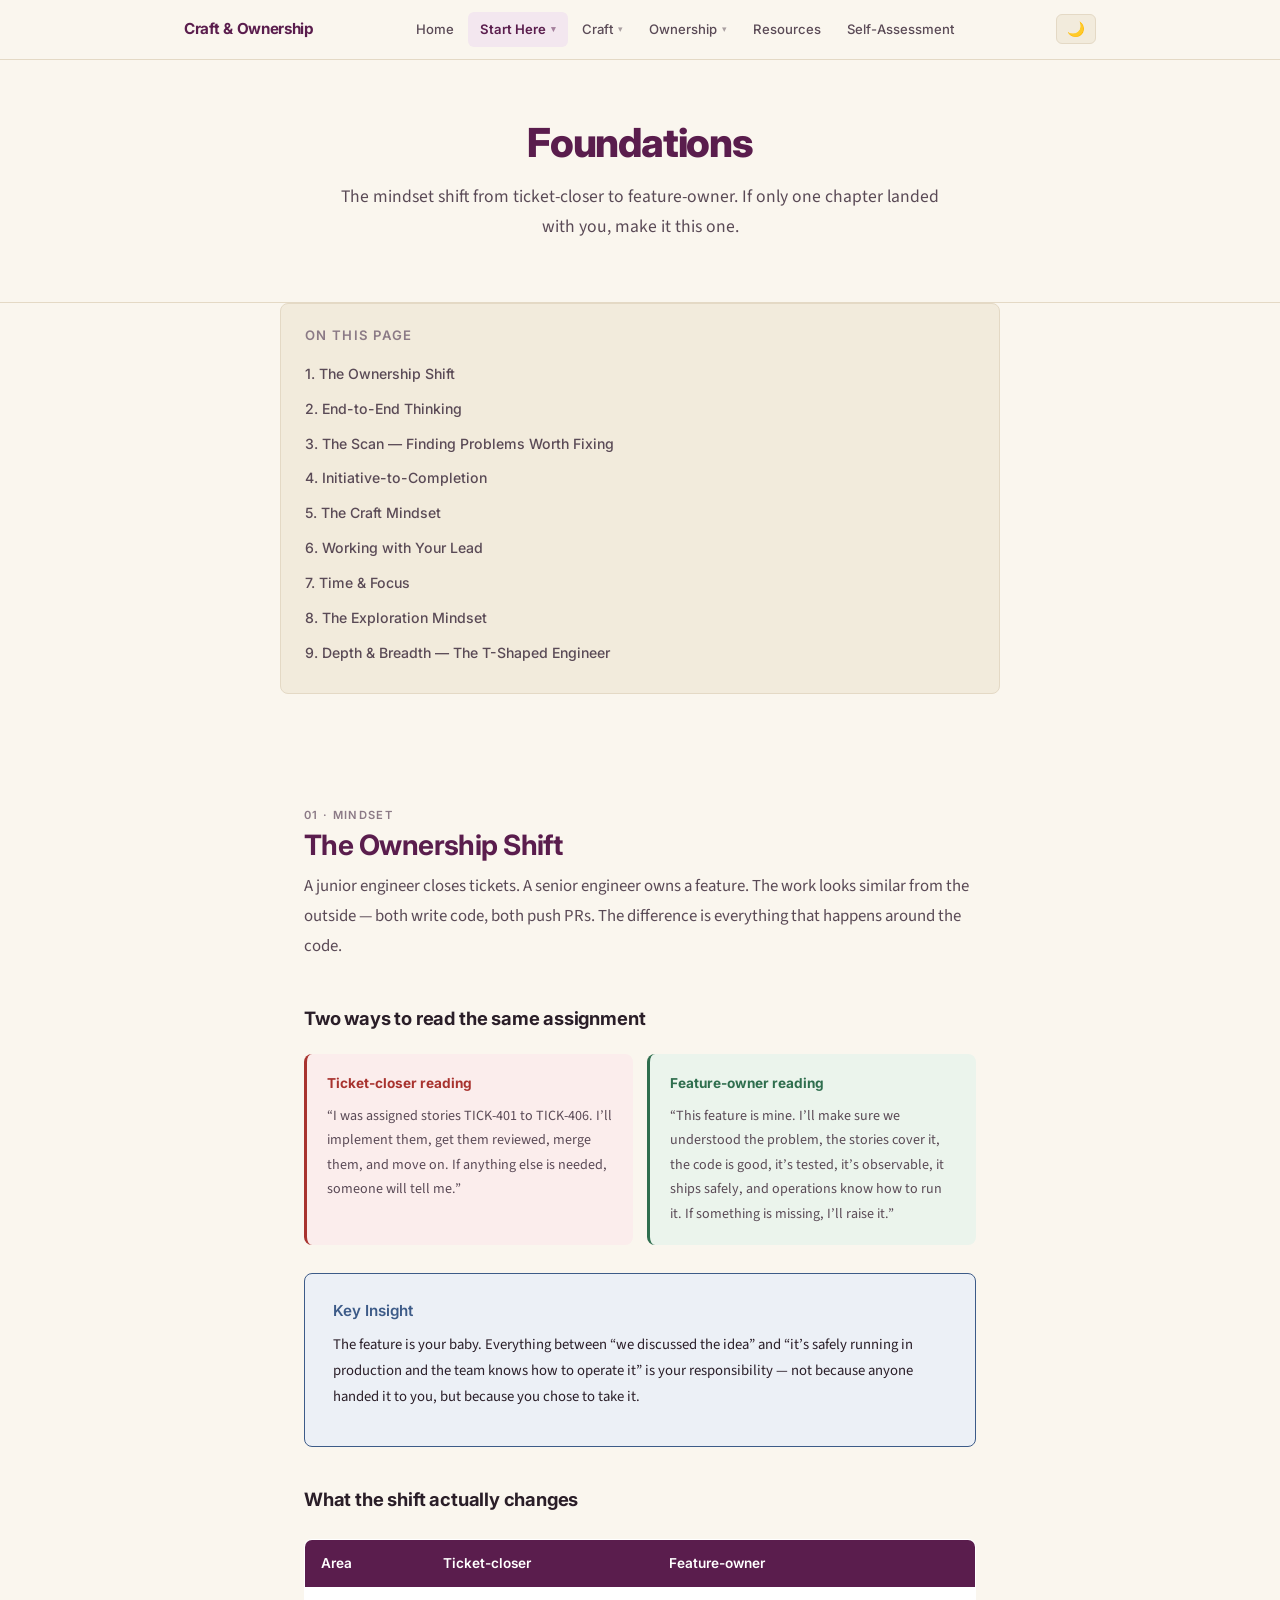
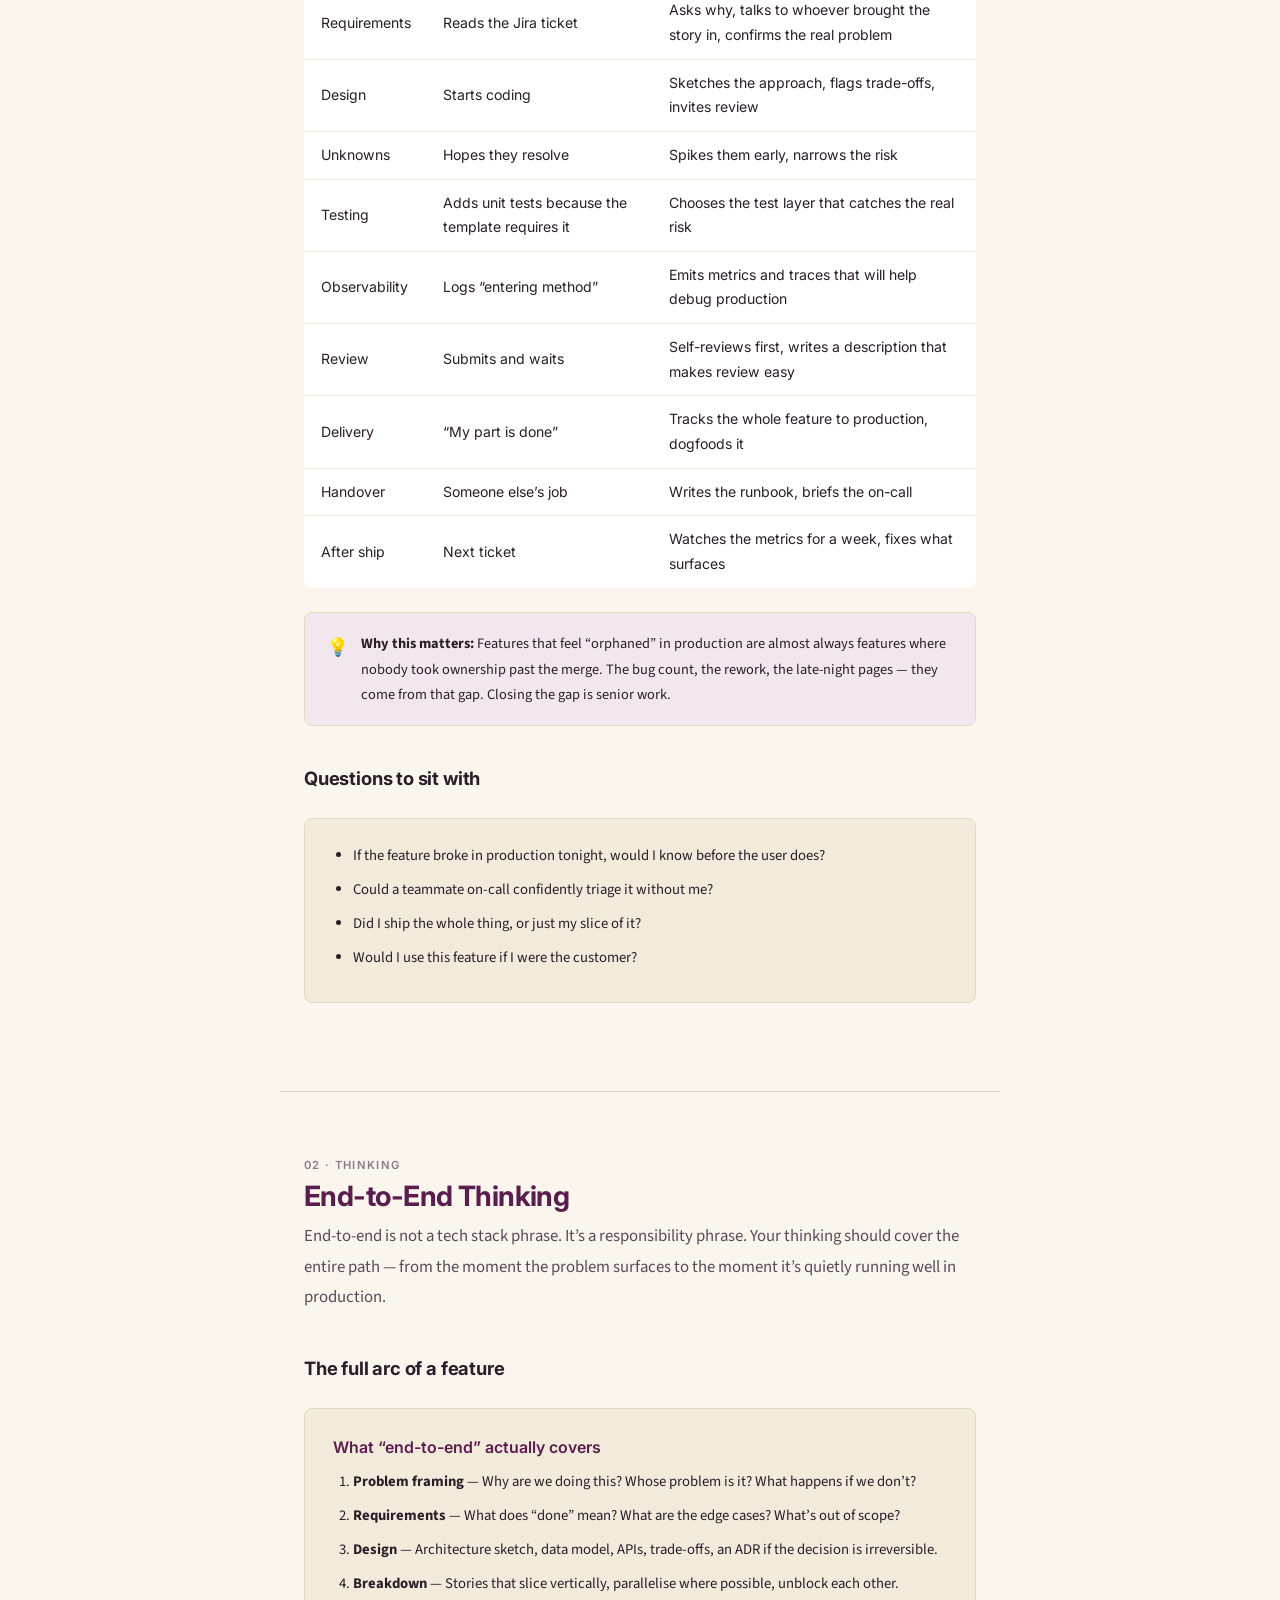
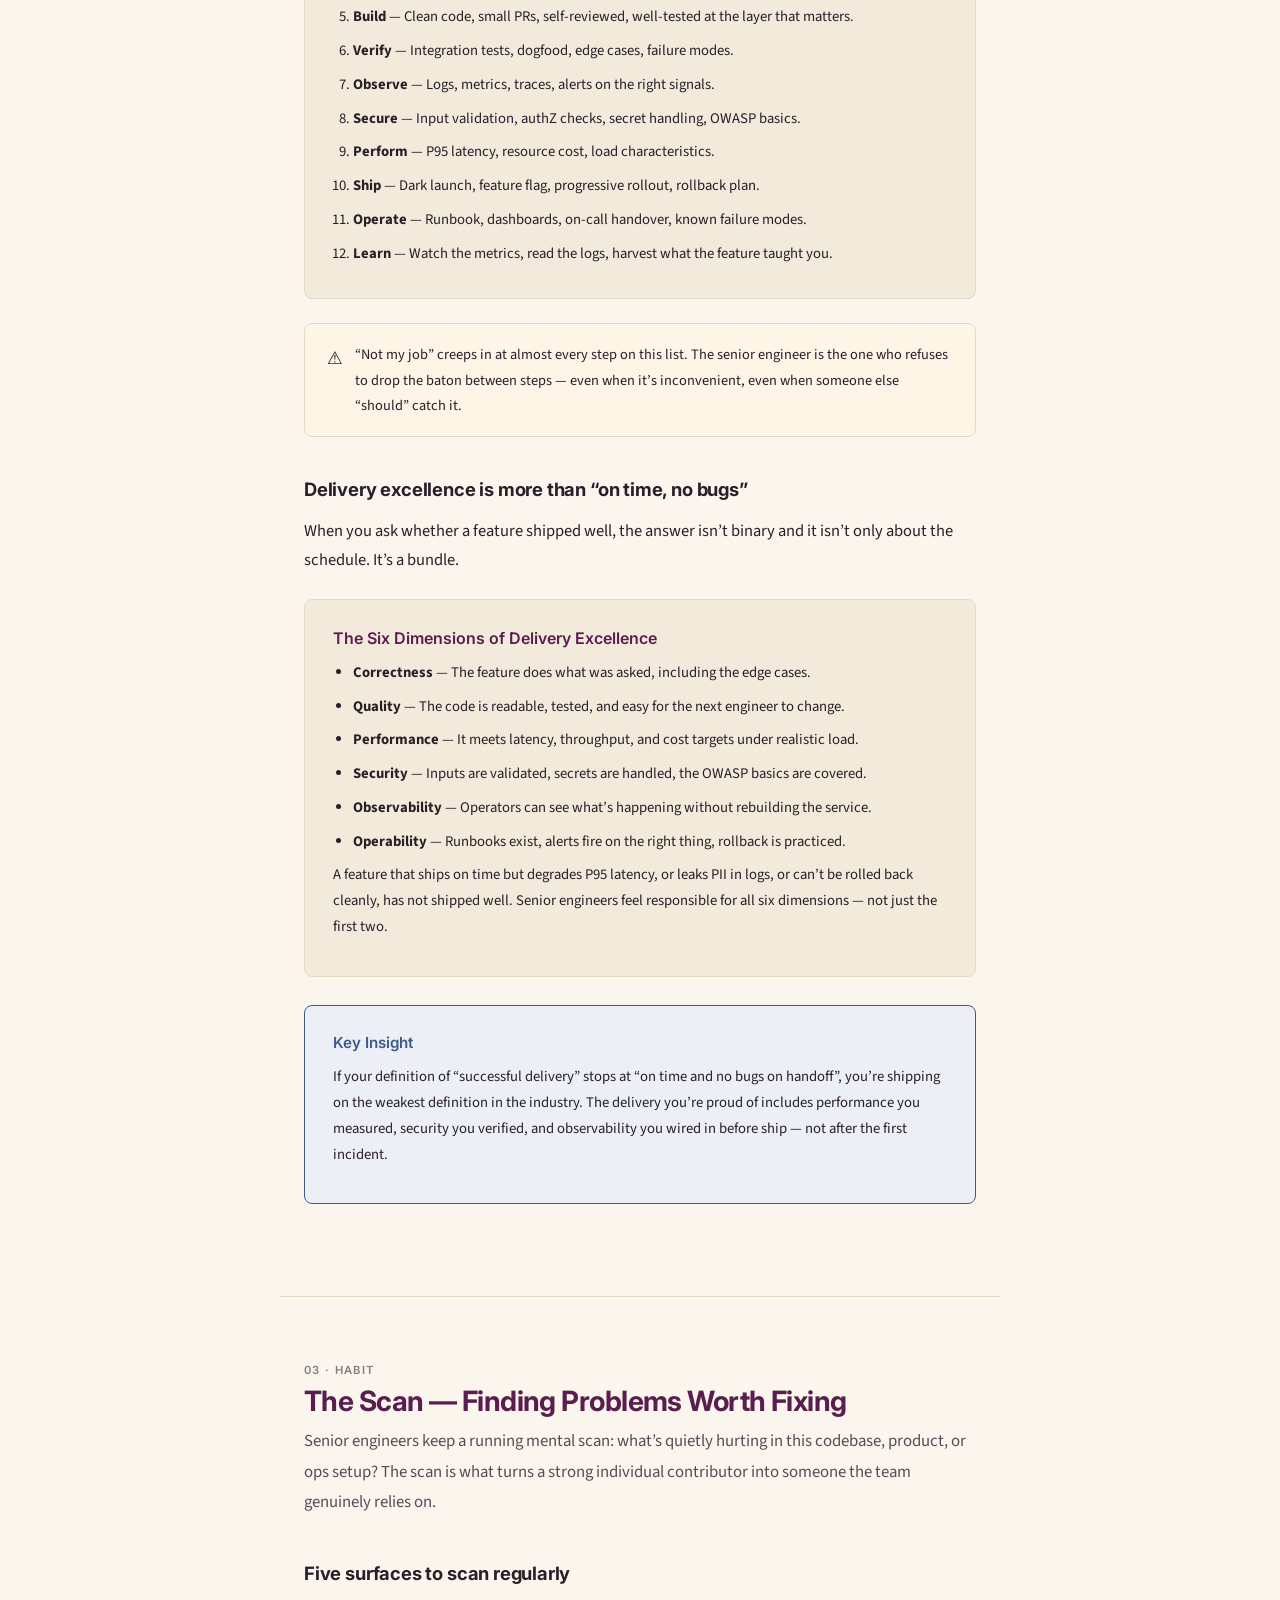
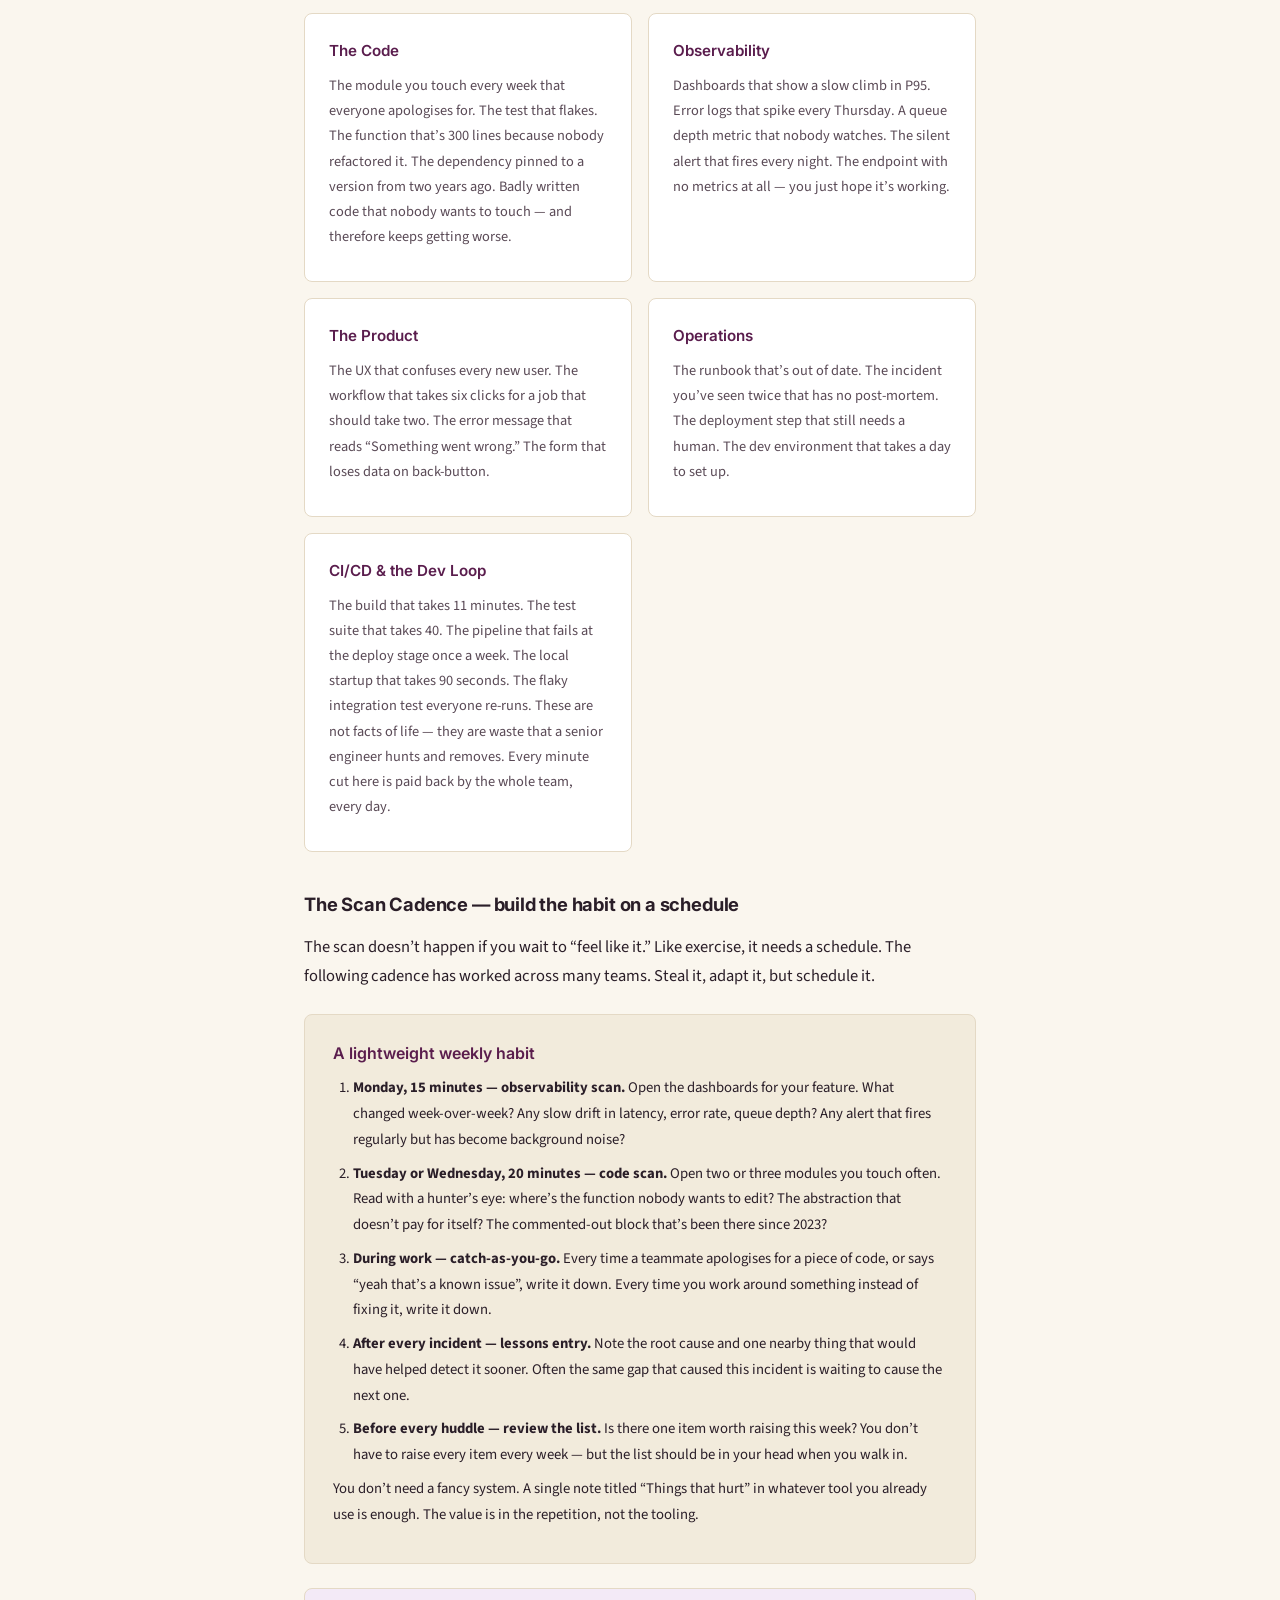
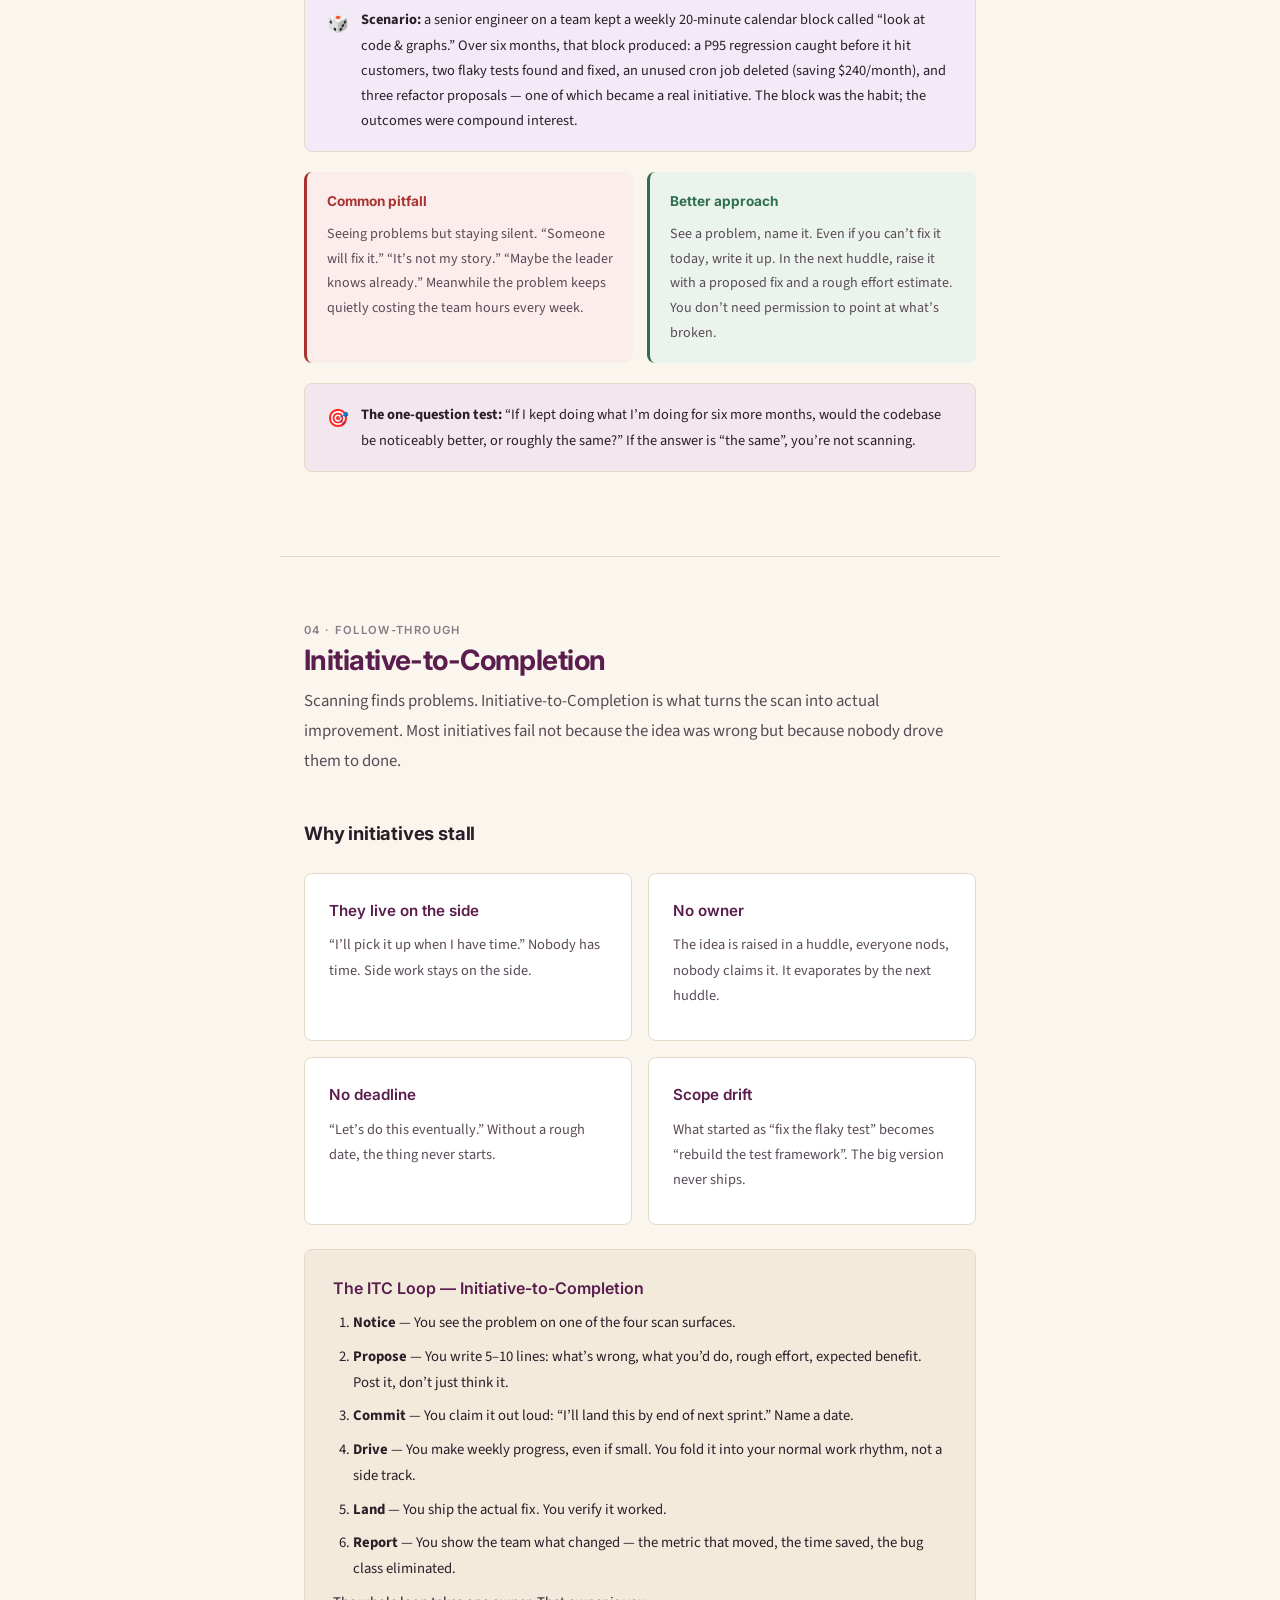
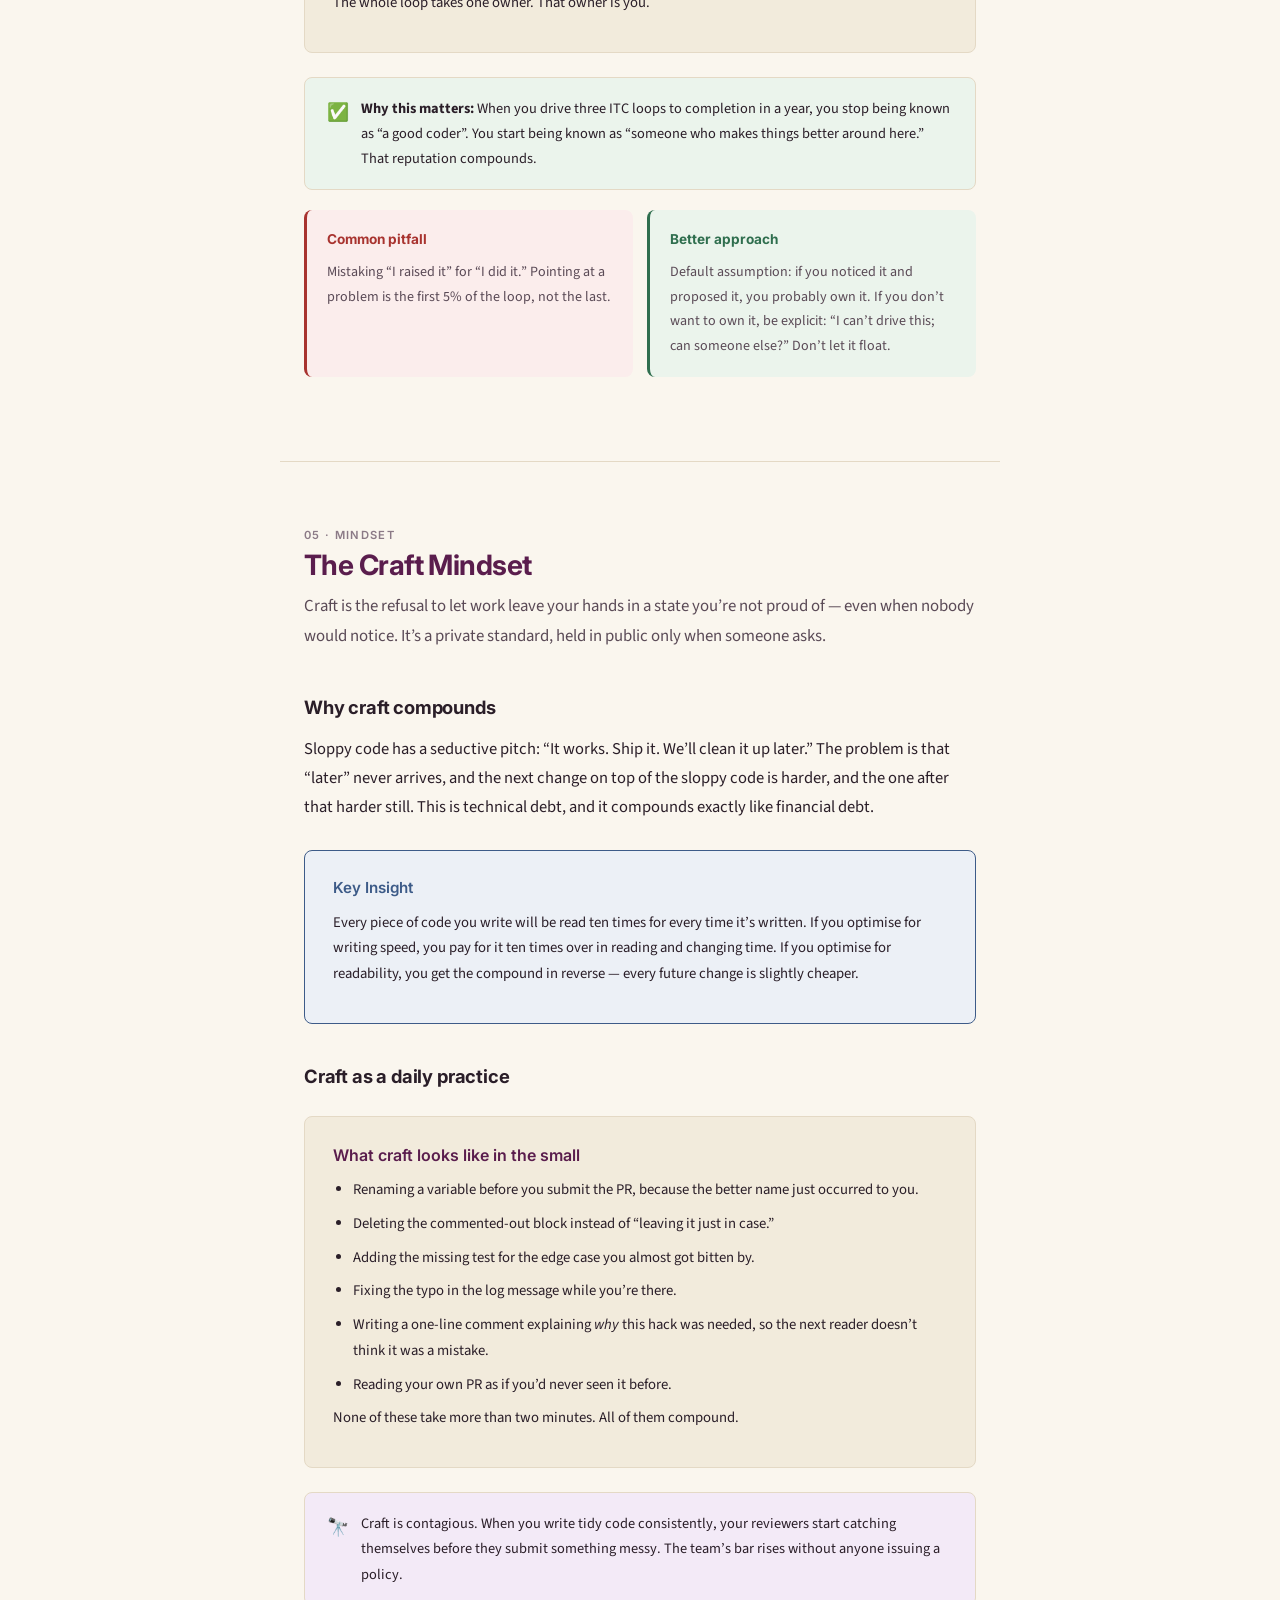
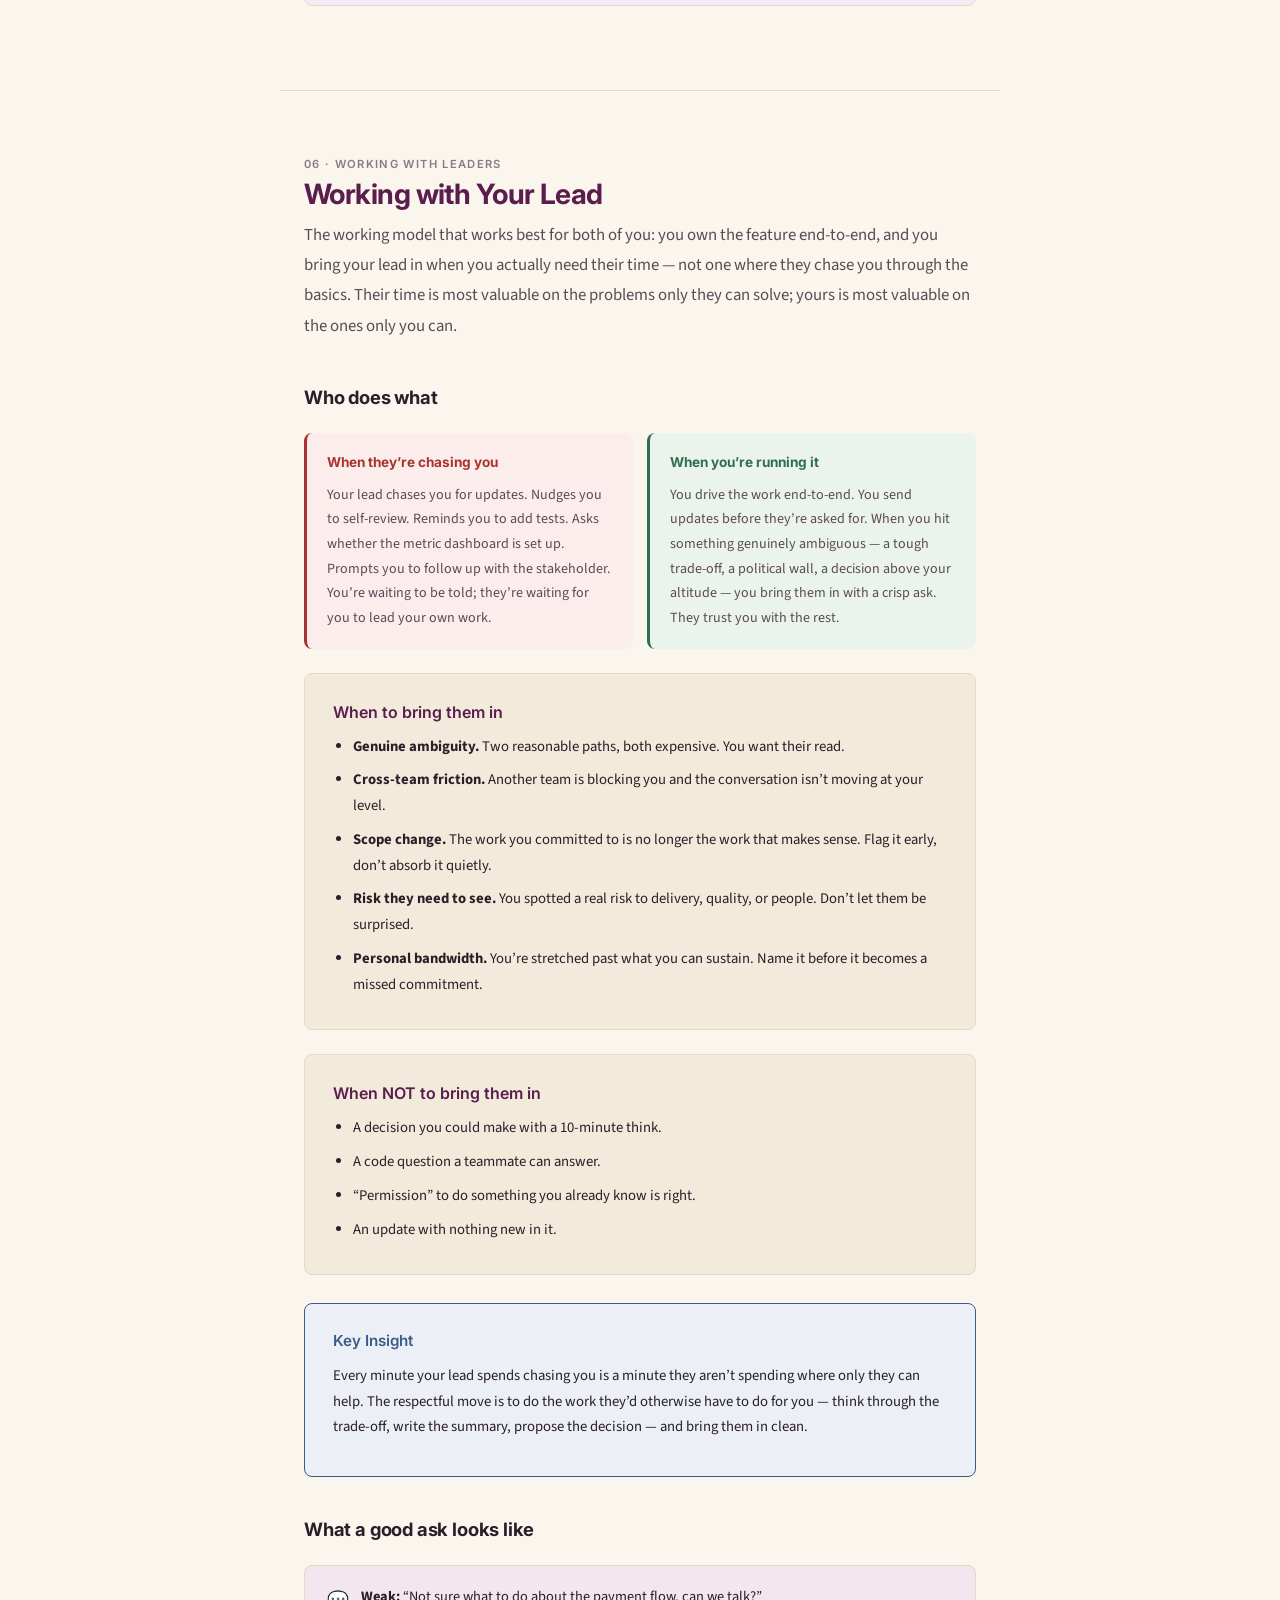
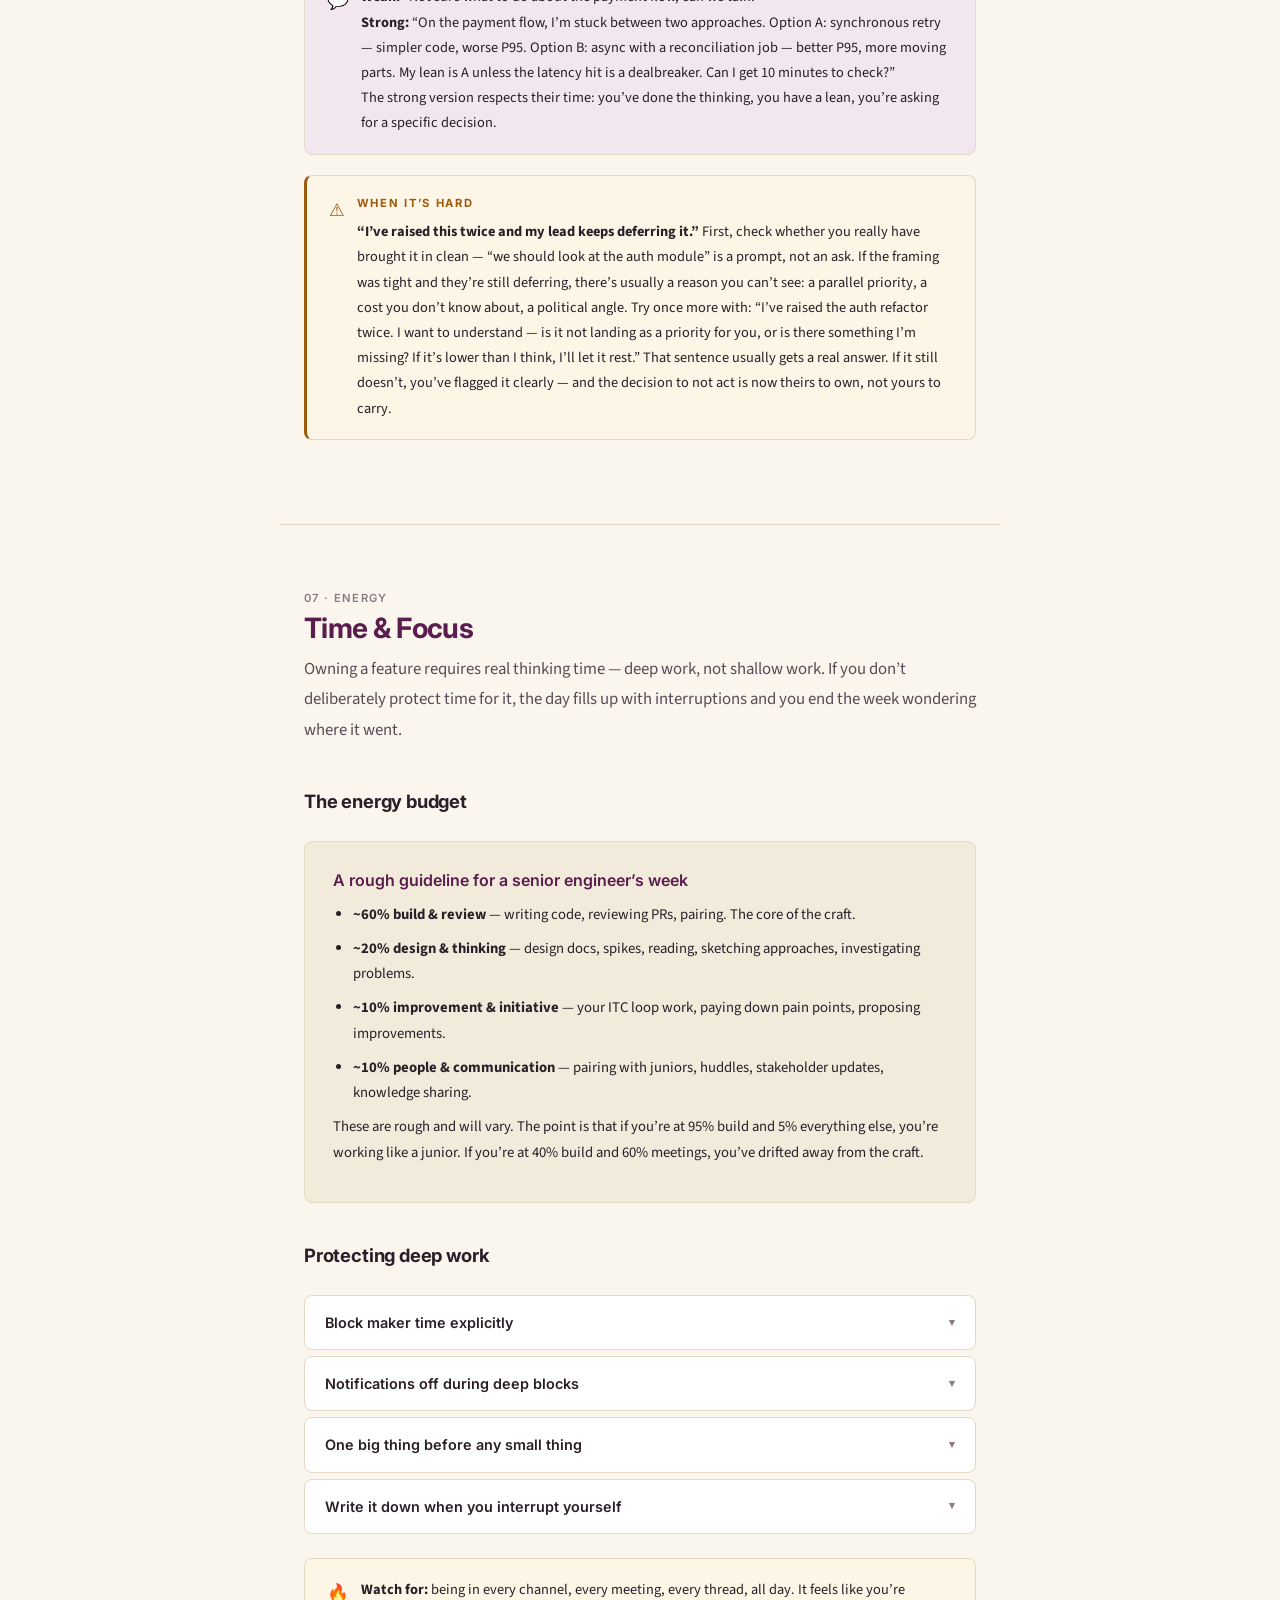
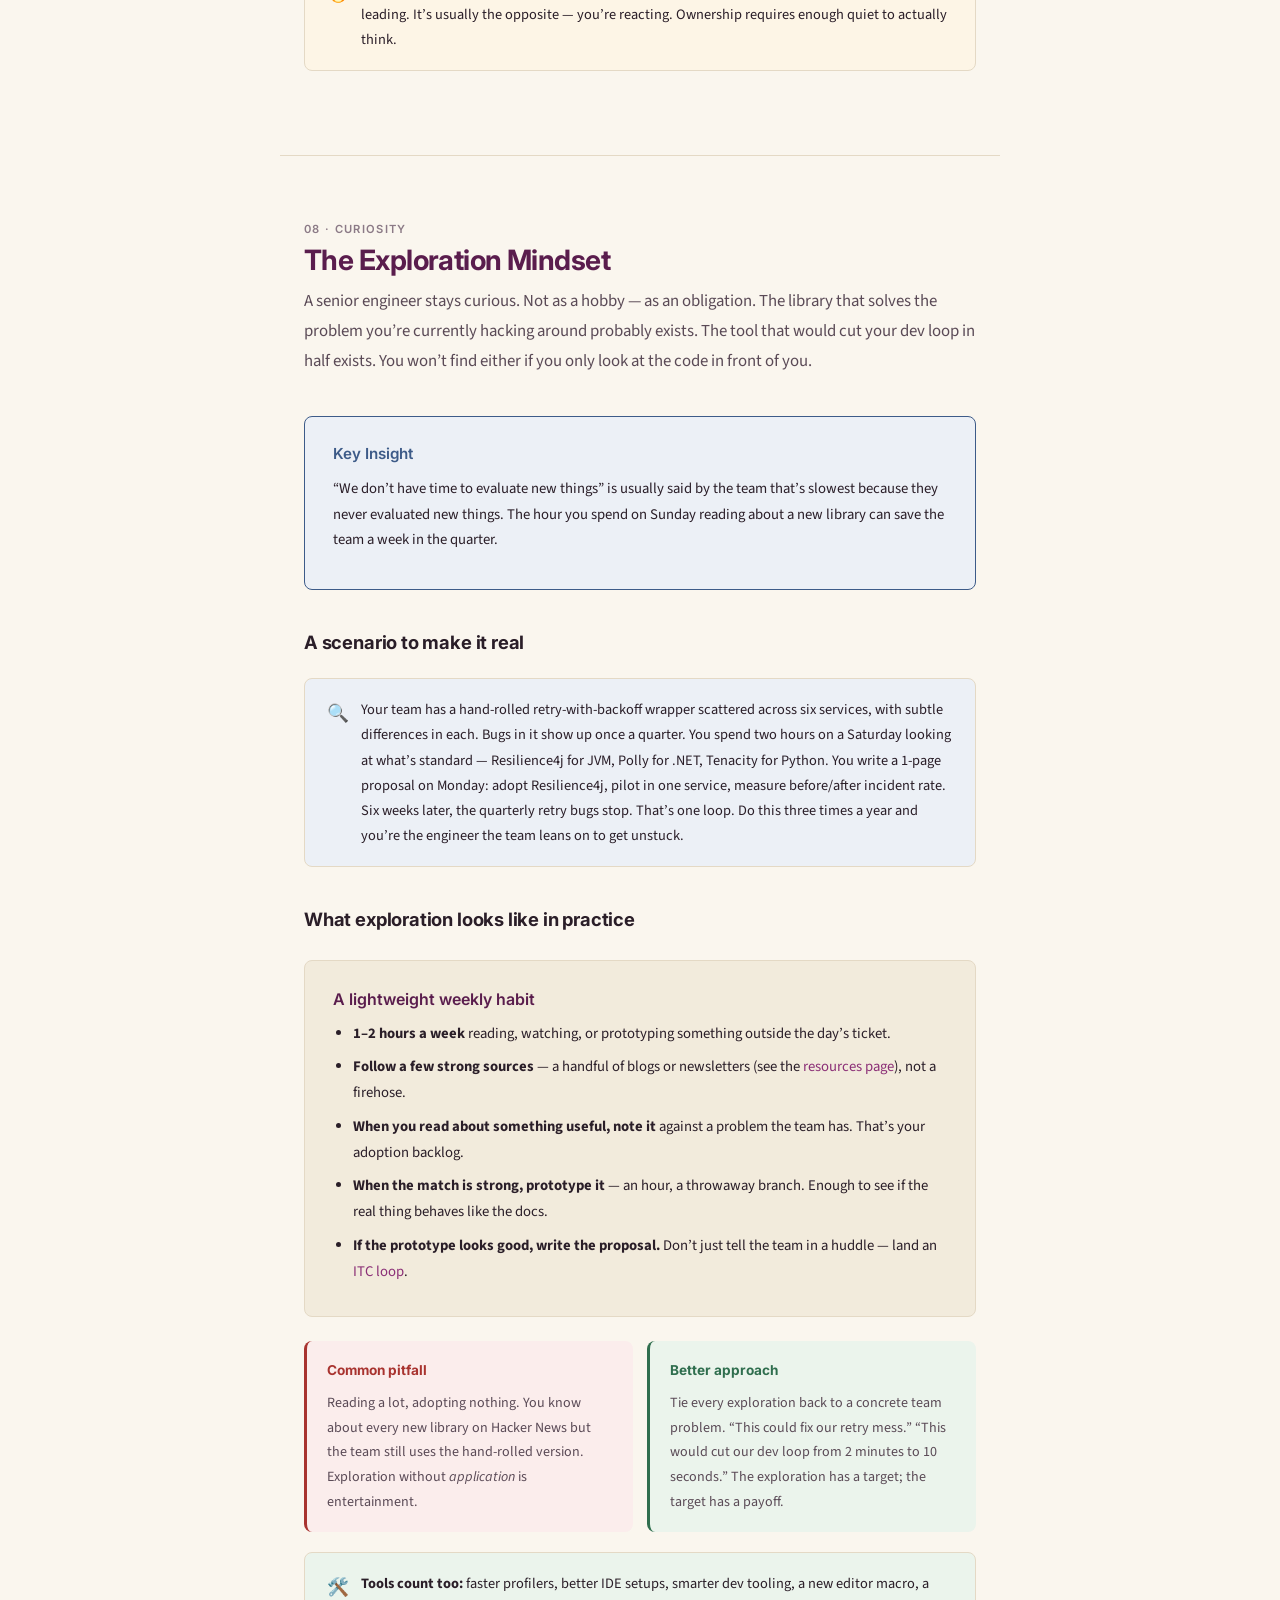
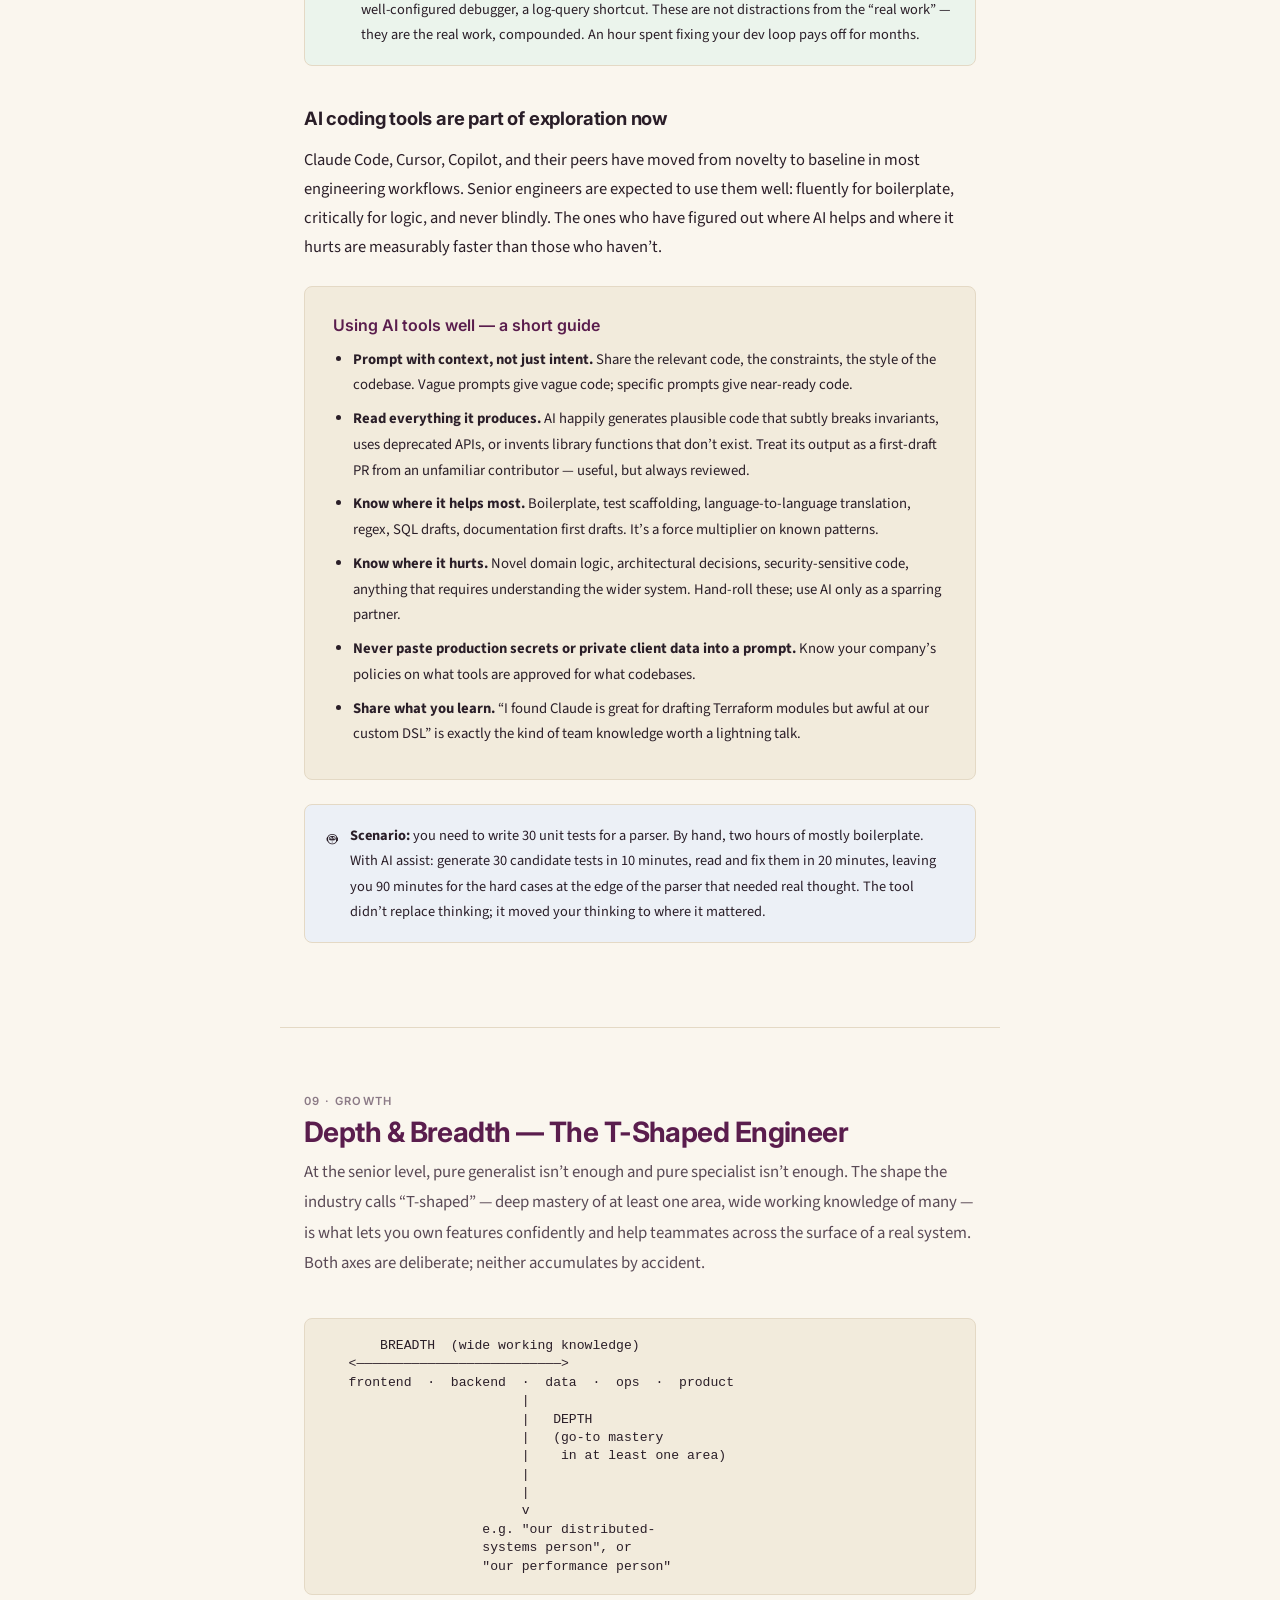
<file: foundations.html>
<!DOCTYPE html>
<html lang="en" data-theme="light">
<head>
  <meta charset="UTF-8">
  <meta name="viewport" content="width=device-width, initial-scale=1.0">
  <title>Foundations &mdash; Craft &amp; Ownership</title>
  <link rel="preconnect" href="https://fonts.googleapis.com">
  <link rel="preconnect" href="https://fonts.gstatic.com" crossorigin>
  <link href="https://fonts.googleapis.com/css2?family=Inter:wght@400;500;600;700;800&family=Source+Sans+3:wght@400;500;600;700&display=swap" rel="stylesheet">
  <link rel="stylesheet" href="css/styles.css">
</head>
<body data-current-page="foundations.html">

  <nav id="navbar">
    <div class="nav-inner">
      <a href="index.html" class="nav-brand">Craft &amp; Ownership</a>
      <div class="nav-links" id="navLinks">
        <a href="index.html">Home</a>
        <div class="nav-dropdown">
          <button class="nav-dropdown-toggle">Start Here</button>
          <div class="nav-dropdown-menu">
            <a href="foundations.html">Foundations</a>
            <a href="requirements-design.html">Requirements &amp; Design</a>
          </div>
        </div>
        <div class="nav-dropdown">
          <button class="nav-dropdown-toggle">Craft</button>
          <div class="nav-dropdown-menu">
            <a href="clean-code.html">Clean Code</a>
            <a href="debugging-reading.html">Debugging &amp; Reading</a>
            <a href="data-api.html">Data &amp; APIs</a>
            <a href="testing-observability.html">Testing &amp; Observability</a>
            <a href="code-reviews.html">Code Reviews</a>
          </div>
        </div>
        <div class="nav-dropdown">
          <button class="nav-dropdown-toggle">Ownership</button>
          <div class="nav-dropdown-menu">
            <a href="delivery-ownership.html">Delivery &amp; Ownership</a>
            <a href="mentoring-peers.html">Mentoring Peers</a>
            <a href="influence-communication.html">Influence &amp; Communication</a>
            <a href="communication-docs.html">Comms &amp; Docs</a>
          </div>
        </div>
        <a href="resources.html">Resources</a>
        <a href="self-assessment.html">Self-Assessment</a>
      </div>
      <div class="nav-right">
        <button class="theme-toggle" id="themeBtn" onclick="toggleTheme()" aria-label="Toggle dark mode">&#127769;</button>
        <button class="hamburger" onclick="toggleMenu()" aria-label="Open menu">&#9776;</button>
      </div>
    </div>
  </nav>

  <div class="page-header">
    <h1>Foundations</h1>
    <p class="subtitle">The mindset shift from ticket-closer to feature-owner. If only one chapter landed with you, make it this one.</p>
  </div>

  <section class="page-toc">
    <h4>On This Page</h4>
    <ul>
      <li><a href="#ownership-shift">1. The Ownership Shift</a></li>
      <li><a href="#end-to-end">2. End-to-End Thinking</a></li>
      <li><a href="#the-scan">3. The Scan &mdash; Finding Problems Worth Fixing</a></li>
      <li><a href="#initiative">4. Initiative-to-Completion</a></li>
      <li><a href="#craft-mindset">5. The Craft Mindset</a></li>
      <li><a href="#pull-based">6. Working with Your Lead</a></li>
      <li><a href="#focus">7. Time &amp; Focus</a></li>
      <li><a href="#exploration">8. The Exploration Mindset</a></li>
      <li><a href="#t-shaped">9. Depth &amp; Breadth &mdash; The T-Shaped Engineer</a></li>
    </ul>
  </section>

  <!-- ─── 1. Ownership Shift ─── -->
  <section class="fade-in" id="ownership-shift">
    <span class="section-num">01 &middot; Mindset</span>
    <h2>The Ownership Shift</h2>
    <p class="section-intro">A junior engineer closes tickets. A senior engineer owns a feature. The work looks similar from the outside &mdash; both write code, both push PRs. The difference is everything that happens around the code.</p>

    <h3>Two ways to read the same assignment</h3>
    <div class="pattern-grid">
      <div class="pitfall">
        <h5>Ticket-closer reading</h5>
        <p>&ldquo;I was assigned stories TICK-401 to TICK-406. I&rsquo;ll implement them, get them reviewed, merge them, and move on. If anything else is needed, someone will tell me.&rdquo;</p>
      </div>
      <div class="better">
        <h5>Feature-owner reading</h5>
        <p>&ldquo;This feature is mine. I&rsquo;ll make sure we understood the problem, the stories cover it, the code is good, it&rsquo;s tested, it&rsquo;s observable, it ships safely, and operations know how to run it. If something is missing, I&rsquo;ll raise it.&rdquo;</p>
      </div>
    </div>

    <div class="key-insight">
      <h4>Key Insight</h4>
      <p>The feature is your baby. Everything between &ldquo;we discussed the idea&rdquo; and &ldquo;it&rsquo;s safely running in production and the team knows how to operate it&rdquo; is your responsibility &mdash; not because anyone handed it to you, but because you chose to take it.</p>
    </div>

    <h3>What the shift actually changes</h3>
    <table class="comparison">
      <tr><th>Area</th><th>Ticket-closer</th><th>Feature-owner</th></tr>
      <tr><td>Requirements</td><td>Reads the Jira ticket</td><td>Asks why, talks to whoever brought the story in, confirms the real problem</td></tr>
      <tr><td>Design</td><td>Starts coding</td><td>Sketches the approach, flags trade-offs, invites review</td></tr>
      <tr><td>Unknowns</td><td>Hopes they resolve</td><td>Spikes them early, narrows the risk</td></tr>
      <tr><td>Testing</td><td>Adds unit tests because the template requires it</td><td>Chooses the test layer that catches the real risk</td></tr>
      <tr><td>Observability</td><td>Logs &ldquo;entering method&rdquo;</td><td>Emits metrics and traces that will help debug production</td></tr>
      <tr><td>Review</td><td>Submits and waits</td><td>Self-reviews first, writes a description that makes review easy</td></tr>
      <tr><td>Delivery</td><td>&ldquo;My part is done&rdquo;</td><td>Tracks the whole feature to production, dogfoods it</td></tr>
      <tr><td>Handover</td><td>Someone else&rsquo;s job</td><td>Writes the runbook, briefs the on-call</td></tr>
      <tr><td>After ship</td><td>Next ticket</td><td>Watches the metrics for a week, fixes what surfaces</td></tr>
    </table>

    <div class="tip">
      <span class="tip-icon">&#128161;</span>
      <div>
        <p><strong>Why this matters:</strong> Features that feel &ldquo;orphaned&rdquo; in production are almost always features where nobody took ownership past the merge. The bug count, the rework, the late-night pages &mdash; they come from that gap. Closing the gap is senior work.</p>
      </div>
    </div>

    <h3>Questions to sit with</h3>
    <div class="framework">
      <ul>
        <li>If the feature broke in production tonight, would I know before the user does?</li>
        <li>Could a teammate on-call confidently triage it without me?</li>
        <li>Did I ship the whole thing, or just my slice of it?</li>
        <li>Would I use this feature if I were the customer?</li>
      </ul>
    </div>
  </section>

  <div class="section-divider"></div>

  <!-- ─── 2. End-to-End Thinking ─── -->
  <section class="fade-in" id="end-to-end">
    <span class="section-num">02 &middot; Thinking</span>
    <h2>End-to-End Thinking</h2>
    <p class="section-intro">End-to-end is not a tech stack phrase. It&rsquo;s a responsibility phrase. Your thinking should cover the entire path &mdash; from the moment the problem surfaces to the moment it&rsquo;s quietly running well in production.</p>

    <h3>The full arc of a feature</h3>
    <div class="framework">
      <h4>What &ldquo;end-to-end&rdquo; actually covers</h4>
      <ol>
        <li><strong>Problem framing</strong> &mdash; Why are we doing this? Whose problem is it? What happens if we don&rsquo;t?</li>
        <li><strong>Requirements</strong> &mdash; What does &ldquo;done&rdquo; mean? What are the edge cases? What&rsquo;s out of scope?</li>
        <li><strong>Design</strong> &mdash; Architecture sketch, data model, APIs, trade-offs, an ADR if the decision is irreversible.</li>
        <li><strong>Breakdown</strong> &mdash; Stories that slice vertically, parallelise where possible, unblock each other.</li>
        <li><strong>Build</strong> &mdash; Clean code, small PRs, self-reviewed, well-tested at the layer that matters.</li>
        <li><strong>Verify</strong> &mdash; Integration tests, dogfood, edge cases, failure modes.</li>
        <li><strong>Observe</strong> &mdash; Logs, metrics, traces, alerts on the right signals.</li>
        <li><strong>Secure</strong> &mdash; Input validation, authZ checks, secret handling, OWASP basics.</li>
        <li><strong>Perform</strong> &mdash; P95 latency, resource cost, load characteristics.</li>
        <li><strong>Ship</strong> &mdash; Dark launch, feature flag, progressive rollout, rollback plan.</li>
        <li><strong>Operate</strong> &mdash; Runbook, dashboards, on-call handover, known failure modes.</li>
        <li><strong>Learn</strong> &mdash; Watch the metrics, read the logs, harvest what the feature taught you.</li>
      </ol>
    </div>

    <div class="tip warning-tip">
      <span class="tip-icon">&#9888;&#65039;</span>
      <div>
        <p>&ldquo;Not my job&rdquo; creeps in at almost every step on this list. The senior engineer is the one who refuses to drop the baton between steps &mdash; even when it&rsquo;s inconvenient, even when someone else &ldquo;should&rdquo; catch it.</p>
      </div>
    </div>

    <h3>Delivery excellence is more than &ldquo;on time, no bugs&rdquo;</h3>
    <p>When you ask whether a feature shipped well, the answer isn&rsquo;t binary and it isn&rsquo;t only about the schedule. It&rsquo;s a bundle.</p>

    <div class="framework">
      <h4>The Six Dimensions of Delivery Excellence</h4>
      <ul>
        <li><strong>Correctness</strong> &mdash; The feature does what was asked, including the edge cases.</li>
        <li><strong>Quality</strong> &mdash; The code is readable, tested, and easy for the next engineer to change.</li>
        <li><strong>Performance</strong> &mdash; It meets latency, throughput, and cost targets under realistic load.</li>
        <li><strong>Security</strong> &mdash; Inputs are validated, secrets are handled, the OWASP basics are covered.</li>
        <li><strong>Observability</strong> &mdash; Operators can see what&rsquo;s happening without rebuilding the service.</li>
        <li><strong>Operability</strong> &mdash; Runbooks exist, alerts fire on the right thing, rollback is practiced.</li>
      </ul>
      <p>A feature that ships on time but degrades P95 latency, or leaks PII in logs, or can&rsquo;t be rolled back cleanly, has not shipped well. Senior engineers feel responsible for all six dimensions &mdash; not just the first two.</p>
    </div>

    <div class="key-insight">
      <h4>Key Insight</h4>
      <p>If your definition of &ldquo;successful delivery&rdquo; stops at &ldquo;on time and no bugs on handoff&rdquo;, you&rsquo;re shipping on the weakest definition in the industry. The delivery you&rsquo;re proud of includes performance you measured, security you verified, and observability you wired in before ship &mdash; not after the first incident.</p>
    </div>
  </section>

  <div class="section-divider"></div>

  <!-- ─── 3. The Scan ─── -->
  <section class="fade-in" id="the-scan">
    <span class="section-num">03 &middot; Habit</span>
    <h2>The Scan &mdash; Finding Problems Worth Fixing</h2>
    <p class="section-intro">Senior engineers keep a running mental scan: what&rsquo;s quietly hurting in this codebase, product, or ops setup? The scan is what turns a strong individual contributor into someone the team genuinely relies on.</p>

    <h3>Five surfaces to scan regularly</h3>
    <div class="card-grid">
      <div class="card">
        <h4>The Code</h4>
        <p>The module you touch every week that everyone apologises for. The test that flakes. The function that&rsquo;s 300 lines because nobody refactored it. The dependency pinned to a version from two years ago. Badly written code that nobody wants to touch &mdash; and therefore keeps getting worse.</p>
      </div>
      <div class="card">
        <h4>Observability</h4>
        <p>Dashboards that show a slow climb in P95. Error logs that spike every Thursday. A queue depth metric that nobody watches. The silent alert that fires every night. The endpoint with no metrics at all &mdash; you just hope it&rsquo;s working.</p>
      </div>
      <div class="card">
        <h4>The Product</h4>
        <p>The UX that confuses every new user. The workflow that takes six clicks for a job that should take two. The error message that reads &ldquo;Something went wrong.&rdquo; The form that loses data on back-button.</p>
      </div>
      <div class="card">
        <h4>Operations</h4>
        <p>The runbook that&rsquo;s out of date. The incident you&rsquo;ve seen twice that has no post-mortem. The deployment step that still needs a human. The dev environment that takes a day to set up.</p>
      </div>
      <div class="card">
        <h4>CI/CD &amp; the Dev Loop</h4>
        <p>The build that takes 11 minutes. The test suite that takes 40. The pipeline that fails at the deploy stage once a week. The local startup that takes 90 seconds. The flaky integration test everyone re-runs. These are not facts of life &mdash; they are waste that a senior engineer hunts and removes. Every minute cut here is paid back by the whole team, every day.</p>
      </div>
    </div>

    <h3>The Scan Cadence &mdash; build the habit on a schedule</h3>
    <p>The scan doesn&rsquo;t happen if you wait to &ldquo;feel like it.&rdquo; Like exercise, it needs a schedule. The following cadence has worked across many teams. Steal it, adapt it, but schedule it.</p>

    <div class="framework">
      <h4>A lightweight weekly habit</h4>
      <ol>
        <li><strong>Monday, 15 minutes &mdash; observability scan.</strong> Open the dashboards for your feature. What changed week-over-week? Any slow drift in latency, error rate, queue depth? Any alert that fires regularly but has become background noise?</li>
        <li><strong>Tuesday or Wednesday, 20 minutes &mdash; code scan.</strong> Open two or three modules you touch often. Read with a hunter&rsquo;s eye: where&rsquo;s the function nobody wants to edit? The abstraction that doesn&rsquo;t pay for itself? The commented-out block that&rsquo;s been there since 2023?</li>
        <li><strong>During work &mdash; catch-as-you-go.</strong> Every time a teammate apologises for a piece of code, or says &ldquo;yeah that&rsquo;s a known issue&rdquo;, write it down. Every time you work around something instead of fixing it, write it down.</li>
        <li><strong>After every incident &mdash; lessons entry.</strong> Note the root cause and one nearby thing that would have helped detect it sooner. Often the same gap that caused this incident is waiting to cause the next one.</li>
        <li><strong>Before every huddle &mdash; review the list.</strong> Is there one item worth raising this week? You don&rsquo;t have to raise every item every week &mdash; but the list should be in your head when you walk in.</li>
      </ol>
      <p>You don&rsquo;t need a fancy system. A single note titled &ldquo;Things that hurt&rdquo; in whatever tool you already use is enough. The value is in the repetition, not the tooling.</p>
    </div>

    <div class="tip purple-tip">
      <span class="tip-icon">&#127922;</span>
      <div>
        <p><strong>Scenario:</strong> a senior engineer on a team kept a weekly 20-minute calendar block called &ldquo;look at code &amp; graphs.&rdquo; Over six months, that block produced: a P95 regression caught before it hit customers, two flaky tests found and fixed, an unused cron job deleted (saving $240/month), and three refactor proposals &mdash; one of which became a real initiative. The block was the habit; the outcomes were compound interest.</p>
      </div>
    </div>

    <div class="pattern-grid">
      <div class="pitfall">
        <h5>Common pitfall</h5>
        <p>Seeing problems but staying silent. &ldquo;Someone will fix it.&rdquo; &ldquo;It&rsquo;s not my story.&rdquo; &ldquo;Maybe the leader knows already.&rdquo; Meanwhile the problem keeps quietly costing the team hours every week.</p>
      </div>
      <div class="better">
        <h5>Better approach</h5>
        <p>See a problem, name it. Even if you can&rsquo;t fix it today, write it up. In the next huddle, raise it with a proposed fix and a rough effort estimate. You don&rsquo;t need permission to point at what&rsquo;s broken.</p>
      </div>
    </div>

    <div class="tip">
      <span class="tip-icon">&#127919;</span>
      <div>
        <p><strong>The one-question test:</strong> &ldquo;If I kept doing what I&rsquo;m doing for six more months, would the codebase be noticeably better, or roughly the same?&rdquo; If the answer is &ldquo;the same&rdquo;, you&rsquo;re not scanning.</p>
      </div>
    </div>
  </section>

  <div class="section-divider"></div>

  <!-- ─── 4. Initiative-to-Completion ─── -->
  <section class="fade-in" id="initiative">
    <span class="section-num">04 &middot; Follow-Through</span>
    <h2>Initiative-to-Completion</h2>
    <p class="section-intro">Scanning finds problems. Initiative-to-Completion is what turns the scan into actual improvement. Most initiatives fail not because the idea was wrong but because nobody drove them to done.</p>

    <h3>Why initiatives stall</h3>
    <div class="card-grid two-col">
      <div class="card">
        <h4>They live on the side</h4>
        <p>&ldquo;I&rsquo;ll pick it up when I have time.&rdquo; Nobody has time. Side work stays on the side.</p>
      </div>
      <div class="card">
        <h4>No owner</h4>
        <p>The idea is raised in a huddle, everyone nods, nobody claims it. It evaporates by the next huddle.</p>
      </div>
      <div class="card">
        <h4>No deadline</h4>
        <p>&ldquo;Let&rsquo;s do this eventually.&rdquo; Without a rough date, the thing never starts.</p>
      </div>
      <div class="card">
        <h4>Scope drift</h4>
        <p>What started as &ldquo;fix the flaky test&rdquo; becomes &ldquo;rebuild the test framework&rdquo;. The big version never ships.</p>
      </div>
    </div>

    <div class="framework">
      <h4>The ITC Loop &mdash; Initiative-to-Completion</h4>
      <ol>
        <li><strong>Notice</strong> &mdash; You see the problem on one of the four scan surfaces.</li>
        <li><strong>Propose</strong> &mdash; You write 5&ndash;10 lines: what&rsquo;s wrong, what you&rsquo;d do, rough effort, expected benefit. Post it, don&rsquo;t just think it.</li>
        <li><strong>Commit</strong> &mdash; You claim it out loud: &ldquo;I&rsquo;ll land this by end of next sprint.&rdquo; Name a date.</li>
        <li><strong>Drive</strong> &mdash; You make weekly progress, even if small. You fold it into your normal work rhythm, not a side track.</li>
        <li><strong>Land</strong> &mdash; You ship the actual fix. You verify it worked.</li>
        <li><strong>Report</strong> &mdash; You show the team what changed &mdash; the metric that moved, the time saved, the bug class eliminated.</li>
      </ol>
      <p>The whole loop takes one owner. That owner is you.</p>
    </div>

    <div class="tip success-tip">
      <span class="tip-icon">&#9989;</span>
      <div>
        <p><strong>Why this matters:</strong> When you drive three ITC loops to completion in a year, you stop being known as &ldquo;a good coder&rdquo;. You start being known as &ldquo;someone who makes things better around here.&rdquo; That reputation compounds.</p>
      </div>
    </div>

    <div class="pattern-grid">
      <div class="pitfall">
        <h5>Common pitfall</h5>
        <p>Mistaking &ldquo;I raised it&rdquo; for &ldquo;I did it.&rdquo; Pointing at a problem is the first 5% of the loop, not the last.</p>
      </div>
      <div class="better">
        <h5>Better approach</h5>
        <p>Default assumption: if you noticed it and proposed it, you probably own it. If you don&rsquo;t want to own it, be explicit: &ldquo;I can&rsquo;t drive this; can someone else?&rdquo; Don&rsquo;t let it float.</p>
      </div>
    </div>
  </section>

  <div class="section-divider"></div>

  <!-- ─── 5. Craft Mindset ─── -->
  <section class="fade-in" id="craft-mindset">
    <span class="section-num">05 &middot; Mindset</span>
    <h2>The Craft Mindset</h2>
    <p class="section-intro">Craft is the refusal to let work leave your hands in a state you&rsquo;re not proud of &mdash; even when nobody would notice. It&rsquo;s a private standard, held in public only when someone asks.</p>

    <h3>Why craft compounds</h3>
    <p>Sloppy code has a seductive pitch: &ldquo;It works. Ship it. We&rsquo;ll clean it up later.&rdquo; The problem is that &ldquo;later&rdquo; never arrives, and the next change on top of the sloppy code is harder, and the one after that harder still. This is technical debt, and it compounds exactly like financial debt.</p>

    <div class="key-insight">
      <h4>Key Insight</h4>
      <p>Every piece of code you write will be read ten times for every time it&rsquo;s written. If you optimise for writing speed, you pay for it ten times over in reading and changing time. If you optimise for readability, you get the compound in reverse &mdash; every future change is slightly cheaper.</p>
    </div>

    <h3>Craft as a daily practice</h3>
    <div class="framework">
      <h4>What craft looks like in the small</h4>
      <ul>
        <li>Renaming a variable before you submit the PR, because the better name just occurred to you.</li>
        <li>Deleting the commented-out block instead of &ldquo;leaving it just in case.&rdquo;</li>
        <li>Adding the missing test for the edge case you almost got bitten by.</li>
        <li>Fixing the typo in the log message while you&rsquo;re there.</li>
        <li>Writing a one-line comment explaining <em>why</em> this hack was needed, so the next reader doesn&rsquo;t think it was a mistake.</li>
        <li>Reading your own PR as if you&rsquo;d never seen it before.</li>
      </ul>
      <p>None of these take more than two minutes. All of them compound.</p>
    </div>

    <div class="tip purple-tip">
      <span class="tip-icon">&#128301;</span>
      <div>
        <p>Craft is contagious. When you write tidy code consistently, your reviewers start catching themselves before they submit something messy. The team&rsquo;s bar rises without anyone issuing a policy.</p>
      </div>
    </div>
  </section>

  <div class="section-divider"></div>

  <!-- ─── 6. Working with Your Lead ─── -->
  <section class="fade-in" id="pull-based">
    <span class="section-num">06 &middot; Working With Leaders</span>
    <h2>Working with Your Lead</h2>
    <p class="section-intro">The working model that works best for both of you: you own the feature end-to-end, and you bring your lead in when you actually need their time &mdash; not one where they chase you through the basics. Their time is most valuable on the problems only they can solve; yours is most valuable on the ones only you can.</p>

    <h3>Who does what</h3>
    <div class="pattern-grid">
      <div class="pitfall">
        <h5>When they&rsquo;re chasing you</h5>
        <p>Your lead chases you for updates. Nudges you to self-review. Reminds you to add tests. Asks whether the metric dashboard is set up. Prompts you to follow up with the stakeholder. You&rsquo;re waiting to be told; they&rsquo;re waiting for you to lead your own work.</p>
      </div>
      <div class="better">
        <h5>When you&rsquo;re running it</h5>
        <p>You drive the work end-to-end. You send updates before they&rsquo;re asked for. When you hit something genuinely ambiguous &mdash; a tough trade-off, a political wall, a decision above your altitude &mdash; you bring them in with a crisp ask. They trust you with the rest.</p>
      </div>
    </div>

    <div class="framework">
      <h4>When to bring them in</h4>
      <ul>
        <li><strong>Genuine ambiguity.</strong> Two reasonable paths, both expensive. You want their read.</li>
        <li><strong>Cross-team friction.</strong> Another team is blocking you and the conversation isn&rsquo;t moving at your level.</li>
        <li><strong>Scope change.</strong> The work you committed to is no longer the work that makes sense. Flag it early, don&rsquo;t absorb it quietly.</li>
        <li><strong>Risk they need to see.</strong> You spotted a real risk to delivery, quality, or people. Don&rsquo;t let them be surprised.</li>
        <li><strong>Personal bandwidth.</strong> You&rsquo;re stretched past what you can sustain. Name it before it becomes a missed commitment.</li>
      </ul>
    </div>

    <div class="framework">
      <h4>When NOT to bring them in</h4>
      <ul>
        <li>A decision you could make with a 10-minute think.</li>
        <li>A code question a teammate can answer.</li>
        <li>&ldquo;Permission&rdquo; to do something you already know is right.</li>
        <li>An update with nothing new in it.</li>
      </ul>
    </div>

    <div class="key-insight">
      <h4>Key Insight</h4>
      <p>Every minute your lead spends chasing you is a minute they aren&rsquo;t spending where only they can help. The respectful move is to do the work they&rsquo;d otherwise have to do for you &mdash; think through the trade-off, write the summary, propose the decision &mdash; and bring them in clean.</p>
    </div>

    <h3>What a good ask looks like</h3>
    <div class="tip">
      <span class="tip-icon">&#128172;</span>
      <div>
        <p><strong>Weak:</strong> &ldquo;Not sure what to do about the payment flow, can we talk?&rdquo;</p>
        <p><strong>Strong:</strong> &ldquo;On the payment flow, I&rsquo;m stuck between two approaches. Option A: synchronous retry &mdash; simpler code, worse P95. Option B: async with a reconciliation job &mdash; better P95, more moving parts. My lean is A unless the latency hit is a dealbreaker. Can I get 10 minutes to check?&rdquo;</p>
        <p>The strong version respects their time: you&rsquo;ve done the thinking, you have a lean, you&rsquo;re asking for a specific decision.</p>
      </div>
    </div>

    <div class="tip friction-tip">
      <span class="tip-icon">&#9888;&#65039;</span>
      <div>
        <span class="friction-tip-label">When it&rsquo;s hard</span>
        <p><strong>&ldquo;I&rsquo;ve raised this twice and my lead keeps deferring it.&rdquo;</strong> First, check whether you really have brought it in clean &mdash; &ldquo;we should look at the auth module&rdquo; is a prompt, not an ask. If the framing was tight and they&rsquo;re still deferring, there&rsquo;s usually a reason you can&rsquo;t see: a parallel priority, a cost you don&rsquo;t know about, a political angle. Try once more with: &ldquo;I&rsquo;ve raised the auth refactor twice. I want to understand &mdash; is it not landing as a priority for you, or is there something I&rsquo;m missing? If it&rsquo;s lower than I think, I&rsquo;ll let it rest.&rdquo; That sentence usually gets a real answer. If it still doesn&rsquo;t, you&rsquo;ve flagged it clearly &mdash; and the decision to not act is now theirs to own, not yours to carry.</p>
      </div>
    </div>
  </section>

  <div class="section-divider"></div>

  <!-- ─── 7. Focus ─── -->
  <section class="fade-in" id="focus">
    <span class="section-num">07 &middot; Energy</span>
    <h2>Time &amp; Focus</h2>
    <p class="section-intro">Owning a feature requires real thinking time &mdash; deep work, not shallow work. If you don&rsquo;t deliberately protect time for it, the day fills up with interruptions and you end the week wondering where it went.</p>

    <h3>The energy budget</h3>
    <div class="framework">
      <h4>A rough guideline for a senior engineer&rsquo;s week</h4>
      <ul>
        <li><strong>~60% build &amp; review</strong> &mdash; writing code, reviewing PRs, pairing. The core of the craft.</li>
        <li><strong>~20% design &amp; thinking</strong> &mdash; design docs, spikes, reading, sketching approaches, investigating problems.</li>
        <li><strong>~10% improvement &amp; initiative</strong> &mdash; your ITC loop work, paying down pain points, proposing improvements.</li>
        <li><strong>~10% people &amp; communication</strong> &mdash; pairing with juniors, huddles, stakeholder updates, knowledge sharing.</li>
      </ul>
      <p>These are rough and will vary. The point is that if you&rsquo;re at 95% build and 5% everything else, you&rsquo;re working like a junior. If you&rsquo;re at 40% build and 60% meetings, you&rsquo;ve drifted away from the craft.</p>
    </div>

    <h3>Protecting deep work</h3>
    <div class="accordion">
      <div class="accordion-item">
        <div class="accordion-header" onclick="toggleAccordion(this)">
          <span>Block maker time explicitly</span>
          <span class="arrow">&#9662;</span>
        </div>
        <div class="accordion-body">
          <p>Put 2&ndash;3 hour blocks on your calendar labelled for the work you&rsquo;re doing. When someone tries to book over them, they see it&rsquo;s taken. If you don&rsquo;t protect the time, someone else will.</p>
        </div>
      </div>
      <div class="accordion-item">
        <div class="accordion-header" onclick="toggleAccordion(this)">
          <span>Notifications off during deep blocks</span>
          <span class="arrow">&#9662;</span>
        </div>
        <div class="accordion-body">
          <p>Slack, email, phone &mdash; all paused for the block. You&rsquo;ll respond within an hour. That&rsquo;s fine for 99% of messages, and you&rsquo;ll save the hour of context-loading your brain needs to get back into the problem.</p>
        </div>
      </div>
      <div class="accordion-item">
        <div class="accordion-header" onclick="toggleAccordion(this)">
          <span>One big thing before any small thing</span>
          <span class="arrow">&#9662;</span>
        </div>
        <div class="accordion-body">
          <p>Before you triage your inbox, make progress on the hardest thing you owe the team this week. Inbox-first mornings feel productive and aren&rsquo;t. The shallow work always finds you; the deep work only gets done if you choose it first.</p>
        </div>
      </div>
      <div class="accordion-item">
        <div class="accordion-header" onclick="toggleAccordion(this)">
          <span>Write it down when you interrupt yourself</span>
          <span class="arrow">&#9662;</span>
        </div>
        <div class="accordion-body">
          <p>The worst interruptions are the ones you cause yourself &mdash; &ldquo;oh, I should look at X.&rdquo; Keep a scratch file. Write the thought. Come back to the real work. Clear the scratch file at the end of the day.</p>
        </div>
      </div>
    </div>

    <div class="tip warning-tip">
      <span class="tip-icon">&#128293;</span>
      <div>
        <p><strong>Watch for:</strong> being in every channel, every meeting, every thread, all day. It feels like you&rsquo;re leading. It&rsquo;s usually the opposite &mdash; you&rsquo;re reacting. Ownership requires enough quiet to actually think.</p>
      </div>
    </div>
  </section>

  <div class="section-divider"></div>

  <!-- ─── 8. Exploration Mindset ─── -->
  <section class="fade-in" id="exploration">
    <span class="section-num">08 &middot; Curiosity</span>
    <h2>The Exploration Mindset</h2>
    <p class="section-intro">A senior engineer stays curious. Not as a hobby &mdash; as an obligation. The library that solves the problem you&rsquo;re currently hacking around probably exists. The tool that would cut your dev loop in half exists. You won&rsquo;t find either if you only look at the code in front of you.</p>

    <div class="key-insight">
      <h4>Key Insight</h4>
      <p>&ldquo;We don&rsquo;t have time to evaluate new things&rdquo; is usually said by the team that&rsquo;s slowest because they never evaluated new things. The hour you spend on Sunday reading about a new library can save the team a week in the quarter.</p>
    </div>

    <h3>A scenario to make it real</h3>
    <div class="tip info-tip">
      <span class="tip-icon">&#128269;</span>
      <div>
        <p>Your team has a hand-rolled retry-with-backoff wrapper scattered across six services, with subtle differences in each. Bugs in it show up once a quarter. You spend two hours on a Saturday looking at what&rsquo;s standard &mdash; Resilience4j for JVM, Polly for .NET, Tenacity for Python. You write a 1-page proposal on Monday: adopt Resilience4j, pilot in one service, measure before/after incident rate. Six weeks later, the quarterly retry bugs stop. That&rsquo;s one loop. Do this three times a year and you&rsquo;re the engineer the team leans on to get unstuck.</p>
      </div>
    </div>

    <h3>What exploration looks like in practice</h3>
    <div class="framework">
      <h4>A lightweight weekly habit</h4>
      <ul>
        <li><strong>1&ndash;2 hours a week</strong> reading, watching, or prototyping something outside the day&rsquo;s ticket.</li>
        <li><strong>Follow a few strong sources</strong> &mdash; a handful of blogs or newsletters (see the <a href="resources.html">resources page</a>), not a firehose.</li>
        <li><strong>When you read about something useful, note it</strong> against a problem the team has. That&rsquo;s your adoption backlog.</li>
        <li><strong>When the match is strong, prototype it</strong> &mdash; an hour, a throwaway branch. Enough to see if the real thing behaves like the docs.</li>
        <li><strong>If the prototype looks good, write the proposal.</strong> Don&rsquo;t just tell the team in a huddle &mdash; land an <a href="#initiative">ITC loop</a>.</li>
      </ul>
    </div>

    <div class="pattern-grid">
      <div class="pitfall">
        <h5>Common pitfall</h5>
        <p>Reading a lot, adopting nothing. You know about every new library on Hacker News but the team still uses the hand-rolled version. Exploration without <em>application</em> is entertainment.</p>
      </div>
      <div class="better">
        <h5>Better approach</h5>
        <p>Tie every exploration back to a concrete team problem. &ldquo;This could fix our retry mess.&rdquo; &ldquo;This would cut our dev loop from 2 minutes to 10 seconds.&rdquo; The exploration has a target; the target has a payoff.</p>
      </div>
    </div>

    <div class="tip success-tip">
      <span class="tip-icon">&#128736;&#65039;</span>
      <div>
        <p><strong>Tools count too:</strong> faster profilers, better IDE setups, smarter dev tooling, a new editor macro, a well-configured debugger, a log-query shortcut. These are not distractions from the &ldquo;real work&rdquo; &mdash; they are the real work, compounded. An hour spent fixing your dev loop pays off for months.</p>
      </div>
    </div>

    <h3>AI coding tools are part of exploration now</h3>
    <p>Claude Code, Cursor, Copilot, and their peers have moved from novelty to baseline in most engineering workflows. Senior engineers are expected to use them well: fluently for boilerplate, critically for logic, and never blindly. The ones who have figured out where AI helps and where it hurts are measurably faster than those who haven&rsquo;t.</p>

    <div class="framework">
      <h4>Using AI tools well &mdash; a short guide</h4>
      <ul>
        <li><strong>Prompt with context, not just intent.</strong> Share the relevant code, the constraints, the style of the codebase. Vague prompts give vague code; specific prompts give near-ready code.</li>
        <li><strong>Read everything it produces.</strong> AI happily generates plausible code that subtly breaks invariants, uses deprecated APIs, or invents library functions that don&rsquo;t exist. Treat its output as a first-draft PR from an unfamiliar contributor &mdash; useful, but always reviewed.</li>
        <li><strong>Know where it helps most.</strong> Boilerplate, test scaffolding, language-to-language translation, regex, SQL drafts, documentation first drafts. It&rsquo;s a force multiplier on known patterns.</li>
        <li><strong>Know where it hurts.</strong> Novel domain logic, architectural decisions, security-sensitive code, anything that requires understanding the wider system. Hand-roll these; use AI only as a sparring partner.</li>
        <li><strong>Never paste production secrets or private client data into a prompt.</strong> Know your company&rsquo;s policies on what tools are approved for what codebases.</li>
        <li><strong>Share what you learn.</strong> &ldquo;I found Claude is great for drafting Terraform modules but awful at our custom DSL&rdquo; is exactly the kind of team knowledge worth a lightning talk.</li>
      </ul>
    </div>

    <div class="tip info-tip">
      <span class="tip-icon">&#129302;</span>
      <div>
        <p><strong>Scenario:</strong> you need to write 30 unit tests for a parser. By hand, two hours of mostly boilerplate. With AI assist: generate 30 candidate tests in 10 minutes, read and fix them in 20 minutes, leaving you 90 minutes for the hard cases at the edge of the parser that needed real thought. The tool didn&rsquo;t replace thinking; it moved your thinking to where it mattered.</p>
      </div>
    </div>
  </section>

  <div class="section-divider"></div>

  <!-- 9. T-shaped -->
  <section class="fade-in" id="t-shaped">
    <span class="section-num">09 &middot; Growth</span>
    <h2>Depth &amp; Breadth &mdash; The T-Shaped Engineer</h2>
    <p class="section-intro">At the senior level, pure generalist isn&rsquo;t enough and pure specialist isn&rsquo;t enough. The shape the industry calls &ldquo;T-shaped&rdquo; &mdash; deep mastery of at least one area, wide working knowledge of many &mdash; is what lets you own features confidently and help teammates across the surface of a real system. Both axes are deliberate; neither accumulates by accident.</p>

    <pre class="diagram">       BREADTH  (wide working knowledge)
   &lt;&mdash;&mdash;&mdash;&mdash;&mdash;&mdash;&mdash;&mdash;&mdash;&mdash;&mdash;&mdash;&mdash;&mdash;&mdash;&mdash;&mdash;&mdash;&mdash;&mdash;&mdash;&mdash;&mdash;&mdash;&mdash;&mdash;&gt;
   frontend  &middot;  backend  &middot;  data  &middot;  ops  &middot;  product
                         |
                         |   DEPTH
                         |   (go-to mastery
                         |    in at least one area)
                         |
                         |
                         v
                    e.g. &quot;our distributed-
                    systems person&quot;, or
                    &quot;our performance person&quot;</pre>

    <div class="key-insight">
      <h4>Key Insight</h4>
      <p>You do not have to pick your depth area on day one. But you should pick one by your third or fourth year and start <em>deliberately</em> building it. &ldquo;I&rsquo;m still figuring it out&rdquo; in year eight is a signal that nobody will quite know what to come to you for &mdash; and the career compound you could have had is lost to vague accumulation.</p>
    </div>

    <h3>Why depth &mdash; becoming a go-to person</h3>
    <div class="framework">
      <h4>What depth gives you and the team</h4>
      <ul>
        <li><strong>You become the go-to for that topic.</strong> Teammates DM you with hard questions; your opinion carries weight in decisions; you get pulled into the interesting work.</li>
        <li><strong>You can teach it well.</strong> You can&rsquo;t pass on what you half-know. Real depth is what makes you able to mentor others into the same area.</li>
        <li><strong>Your time is used where it matters most.</strong> The team protects your focus on your area; you&rsquo;re not spread thin across things anyone could do.</li>
        <li><strong>Your interviews and writing get sharper.</strong> Depth gives you opinions worth hearing &mdash; and confidence to defend them.</li>
      </ul>
    </div>

    <h3>Why breadth &mdash; being useful across the system</h3>
    <div class="framework">
      <h4>What breadth gives you and the team</h4>
      <ul>
        <li><strong>You can own a feature end-to-end.</strong> Backend + frontend + data + ops + product together &mdash; no handoffs stalling on &ldquo;that&rsquo;s not my area.&rdquo;</li>
        <li><strong>You make better architectural choices.</strong> You understand the trade-offs at each layer because you&rsquo;ve worked at each layer.</li>
        <li><strong>You communicate cross-functionally.</strong> You can talk to a frontend engineer in their terms, a DBA in theirs, and a business stakeholder in theirs.</li>
        <li><strong>You unblock teammates.</strong> When someone&rsquo;s stuck in an area outside their depth, you can pair and unstick &mdash; not replace them, but bridge.</li>
      </ul>
    </div>

    <h3>How to pick your depth area</h3>
    <p>No perfect rule. Signals that a depth area is right for you:</p>
    <ul style="margin:0 0 20px 24px;">
      <li>You find yourself curious about it even when you don&rsquo;t have to be.</li>
      <li>The team has a real need for someone to go deep there &mdash; it&rsquo;s a gap, not already covered.</li>
      <li>It plays to a strength you already have (you&rsquo;re naturally careful with data, or you love debugging, or performance feels intuitive).</li>
      <li>You can see a path to working on interesting problems in it for a good while.</li>
      <li>The area still matters to the industry in five years &mdash; don&rsquo;t go deep on a dying technology unless you&rsquo;re happy to be the maintainer forever.</li>
    </ul>

    <div class="framework">
      <h4>Common depth areas worth considering</h4>
      <ul>
        <li><strong>Distributed systems</strong> &mdash; consistency, partitioning, consensus, messaging.</li>
        <li><strong>Performance &amp; profiling</strong> &mdash; CPU, memory, I/O, JVM / Go runtime, browser perf.</li>
        <li><strong>Data</strong> &mdash; databases, query optimisation, data modelling, pipelines.</li>
        <li><strong>Security</strong> &mdash; threat modelling, authN/authZ, OWASP, appsec.</li>
        <li><strong>Frontend craft</strong> &mdash; rendering, accessibility, interaction design, component systems.</li>
        <li><strong>Infrastructure / platform</strong> &mdash; Kubernetes, cloud primitives, networking.</li>
        <li><strong>Developer tooling</strong> &mdash; build systems, CI, language tooling, IDE.</li>
        <li><strong>Observability</strong> &mdash; instrumentation, tracing, SLOs, incident practice.</li>
        <li><strong>Domain craft</strong> &mdash; payments, healthcare, telecom, e-commerce &mdash; where deep domain understanding is itself the rare skill.</li>
        <li><strong>AI / ML engineering</strong> &mdash; model serving, prompt engineering, evals, retrieval.</li>
      </ul>
    </div>

    <h3>Building depth &mdash; the deliberate practice</h3>
    <div class="framework">
      <h4>A year&rsquo;s worth of deliberate depth</h4>
      <ol>
        <li><strong>Pick the area.</strong> Say it out loud to at least one person you trust &mdash; a mentor, your leader. Commitment becomes real when it&rsquo;s spoken.</li>
        <li><strong>Read the foundational books.</strong> Every deep area has 2&ndash;3 books everyone in it has read. Read them.</li>
        <li><strong>Follow the practitioners.</strong> Specific blogs, newsletters, talks, open-source projects. Know who the leading voices are.</li>
        <li><strong>Do real work in it.</strong> Depth without production experience is brittle. Volunteer for the projects that stretch you in your area.</li>
        <li><strong>Share what you learn.</strong> Lightning talks, internal blog posts, a named design doc. Teaching forces you to know it; being known as &ldquo;the person&rdquo; is how the depth compounds.</li>
        <li><strong>Check in at a year.</strong> Have you become more useful in that area than you were? If not, why not? Adjust.</li>
      </ol>
    </div>

    <h3>Building breadth &mdash; without becoming a dabbler</h3>
    <div class="framework">
      <h4>The breadth strategy</h4>
      <ul>
        <li><strong>Contribute to features outside your depth area</strong> a couple of times a year. Not as the lead &mdash; as a learning participant.</li>
        <li><strong>Pair with specialists in adjacent areas.</strong> Half a day with the frontend lead, the DBA, the SRE. Their working context, not just their output.</li>
        <li><strong>Own your dev loop across the stack.</strong> Enough comfort with the frontend, backend, data, and infra to set up, run, and debug a full system.</li>
        <li><strong>Read widely but not deeply outside your depth.</strong> Newsletters, conference talk highlights, the industry&rsquo;s loudest voices &mdash; stay aware without trying to master.</li>
      </ul>
    </div>

    <div class="tip info-tip">
      <span class="tip-icon">&#128200;</span>
      <div>
        <p><strong>Scenario:</strong> an engineer picks distributed systems as their depth. Over a year: reads Kleppmann, watches Kingsbury&rsquo;s Jepsen talks, owns the payment retry refactor, writes an internal post on idempotency that circulates to three other teams. At the end of the year, they&rsquo;re the person teammates DM when they&rsquo;re designing anything with retries. That wasn&rsquo;t talent &mdash; that was a year of deliberate moves.</p>
      </div>
    </div>

    <div class="pattern-grid">
      <div class="pitfall">
        <h5>Common pitfall &mdash; wide and shallow forever</h5>
        <p>You&rsquo;ve touched every layer of the stack but mastered none. Stakeholders like you because you&rsquo;re helpful on anything, but you&rsquo;re not the go-to for anything. Career stalls quietly; you don&rsquo;t notice because the variety feels like progress.</p>
      </div>
      <div class="better">
        <h5>Better approach &mdash; T-shape</h5>
        <p>Deep in one area; working competence across the rest. Known for your depth, respected for your breadth. Both are maintained deliberately. Neither one alone is enough.</p>
      </div>
    </div>

    <div class="tip warning-tip">
      <span class="tip-icon">&#9888;&#65039;</span>
      <div>
        <p><strong>The other failure mode &mdash; deep and narrow forever.</strong> The opposite risk: you go so deep into one area that you lose touch with the rest of the stack. You become the &ldquo;wizard&rdquo; who solves hard problems but can&rsquo;t own features end-to-end, because the frontend or the ops layer is a mystery. Breadth has to be maintained on purpose even when your identity is built on depth.</p>
      </div>
    </div>
  </section>

  <div class="section-divider"></div>

  <div class="try-this">
    <p><strong>Pick one this week:</strong></p>
    <ul>
      <li>Block a 20-minute &ldquo;look at code &amp; graphs&rdquo; slot on your calendar. Do it this Monday. Write down what you find.</li>
      <li>Identify one improvement you&rsquo;ve been complaining about. Run it through the ITC loop &mdash; propose it as a one-pager, commit to driving it, name a date.</li>
      <li>Next time you&rsquo;re tempted to wait for your leader to nudge you on something &mdash; don&rsquo;t. Drive it; pull them in only if you hit something genuinely ambiguous.</li>
      <li>Try an AI coding tool for one task you&rsquo;d otherwise do by hand. Notice where it helped, where you had to clean up, and what that tells you about where to reach for it again.</li>
      <li>Name your depth area out loud &mdash; to your mentor, to your leader, in a journal. Pick the one foundational book you&rsquo;ll read in it this quarter.</li>
    </ul>
  </div>

  <!-- ─── Closing ─── -->
  <section class="fade-in">
    <p class="section-intro">Next: <a href="requirements-design.html">Requirements &amp; Design</a> &mdash; starting a feature by understanding the real problem, not just the ticket.</p>
  </section>

  <footer>
    <div class="footer-links">
      <a href="index.html">Home</a>
      <a href="foundations.html">Foundations</a>
      <a href="requirements-design.html">Requirements &amp; Design</a>
      <a href="clean-code.html">Clean Code</a>
      <a href="debugging-reading.html">Debugging &amp; Reading</a>
      <a href="data-api.html">Data &amp; APIs</a>
      <a href="testing-observability.html">Testing &amp; Observability</a>
      <a href="code-reviews.html">Code Reviews</a>
      <a href="delivery-ownership.html">Delivery &amp; Ownership</a>
      <a href="mentoring-peers.html">Mentoring Peers</a>
      <a href="influence-communication.html">Influence &amp; Communication</a>
      <a href="communication-docs.html">Comms &amp; Docs</a>
      <a href="resources.html">Resources</a>
      <a href="self-assessment.html">Self-Assessment</a>
    </div>
    <p>Built for senior engineers who own what they ship. One feature at a time.</p>
  </footer>

  <script src="js/script.js"></script>
</body>
</html>
</file>
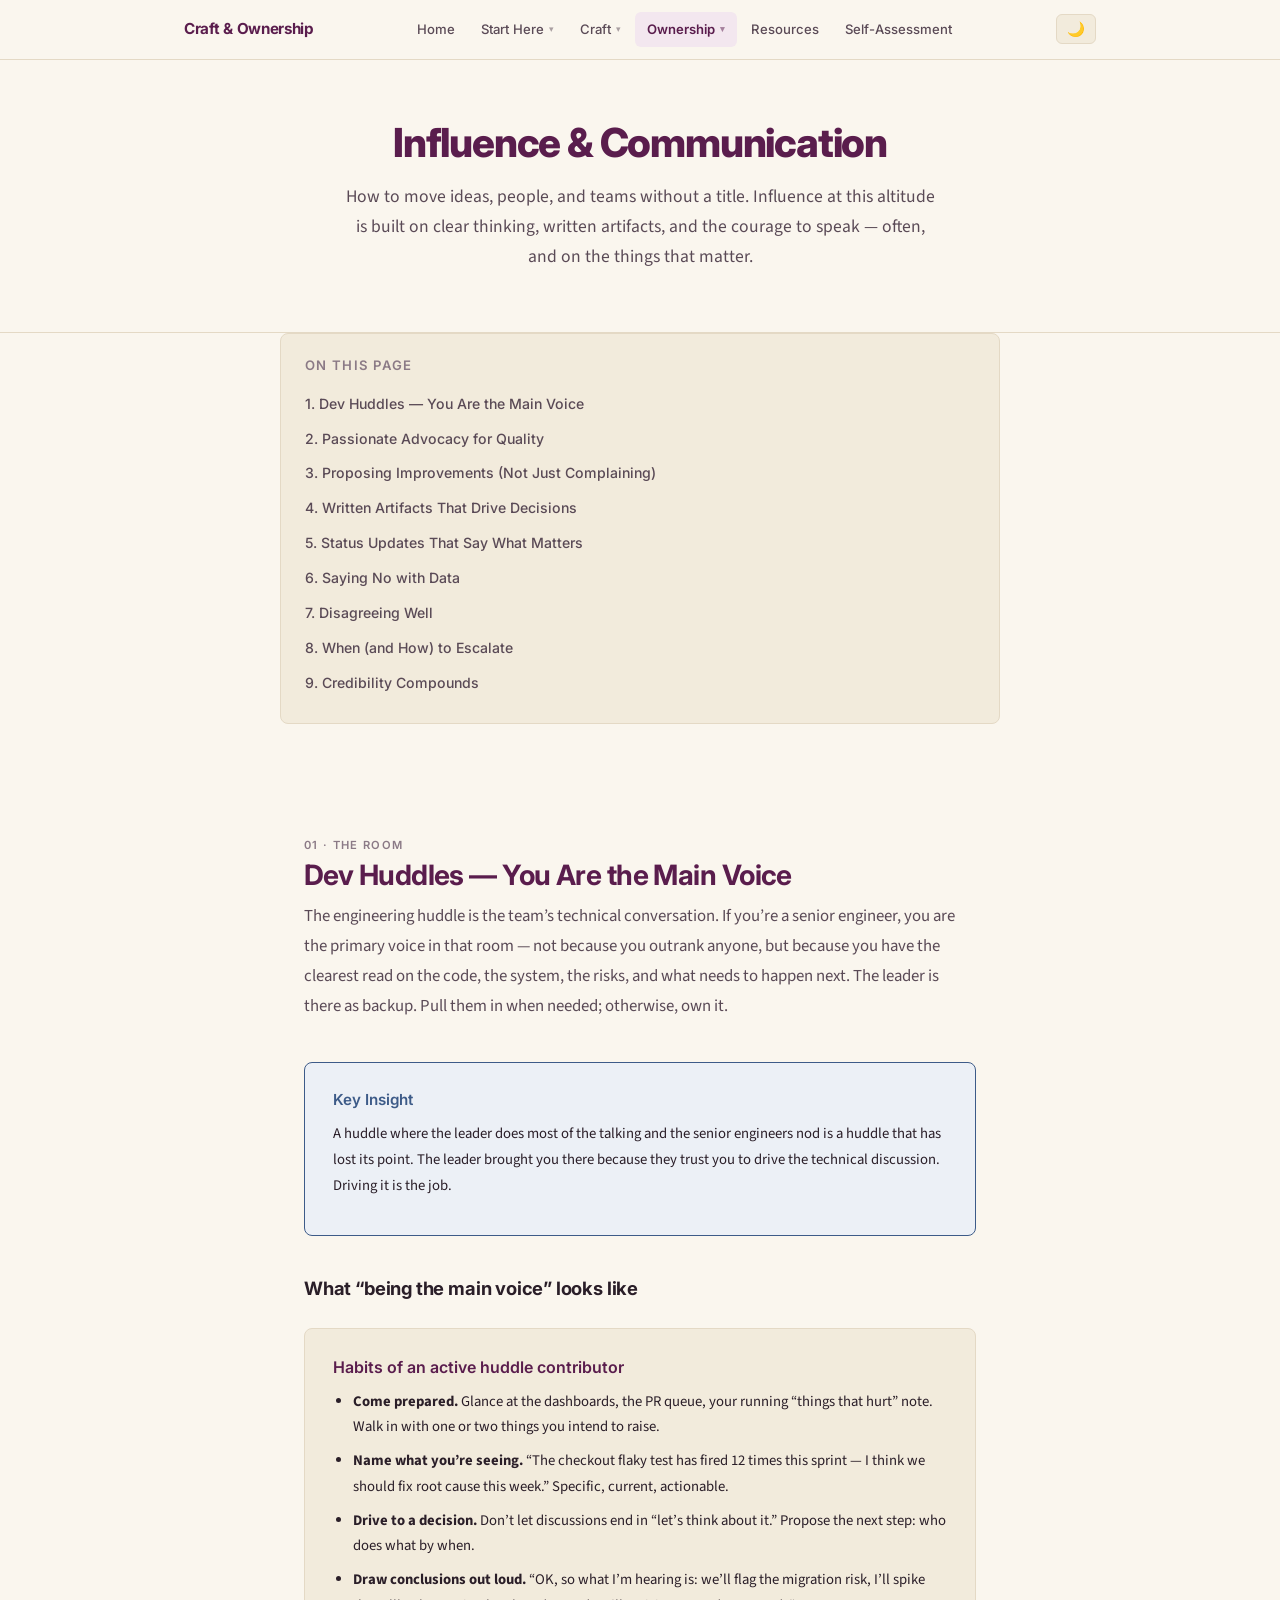
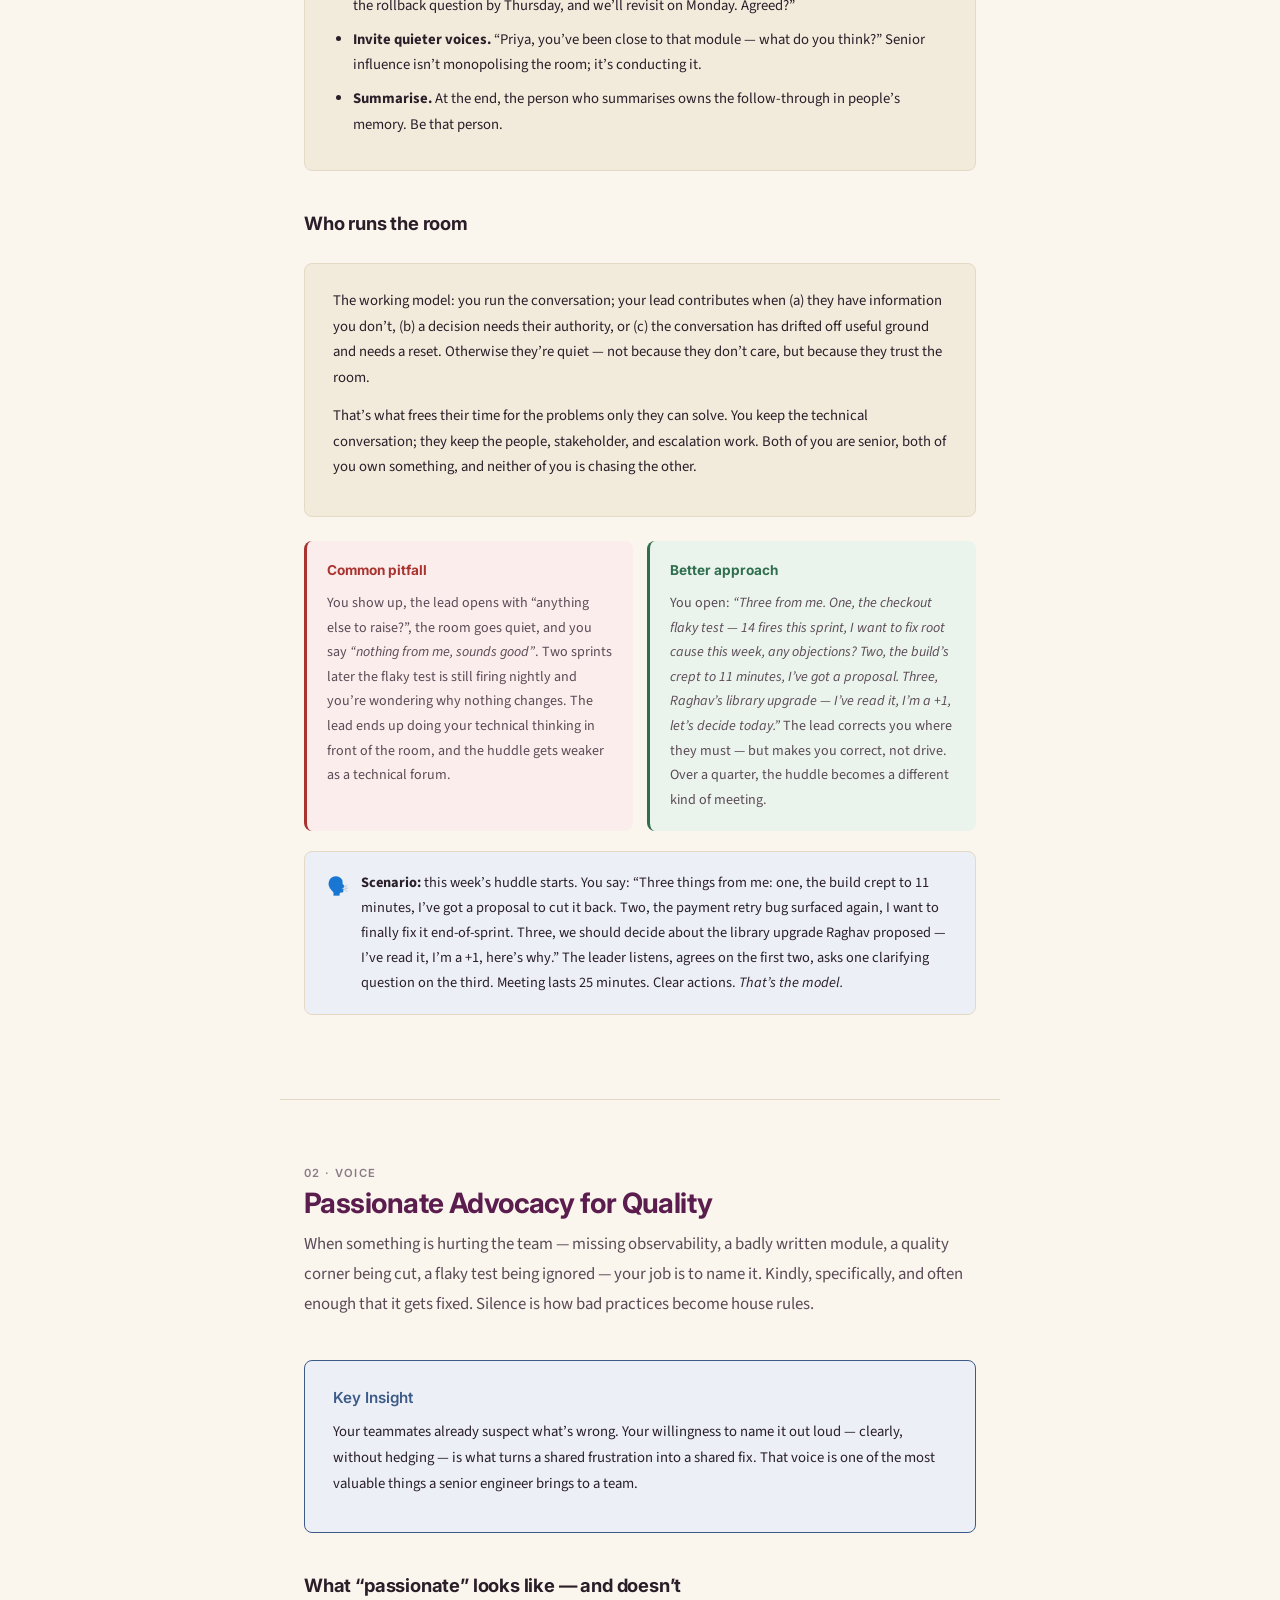
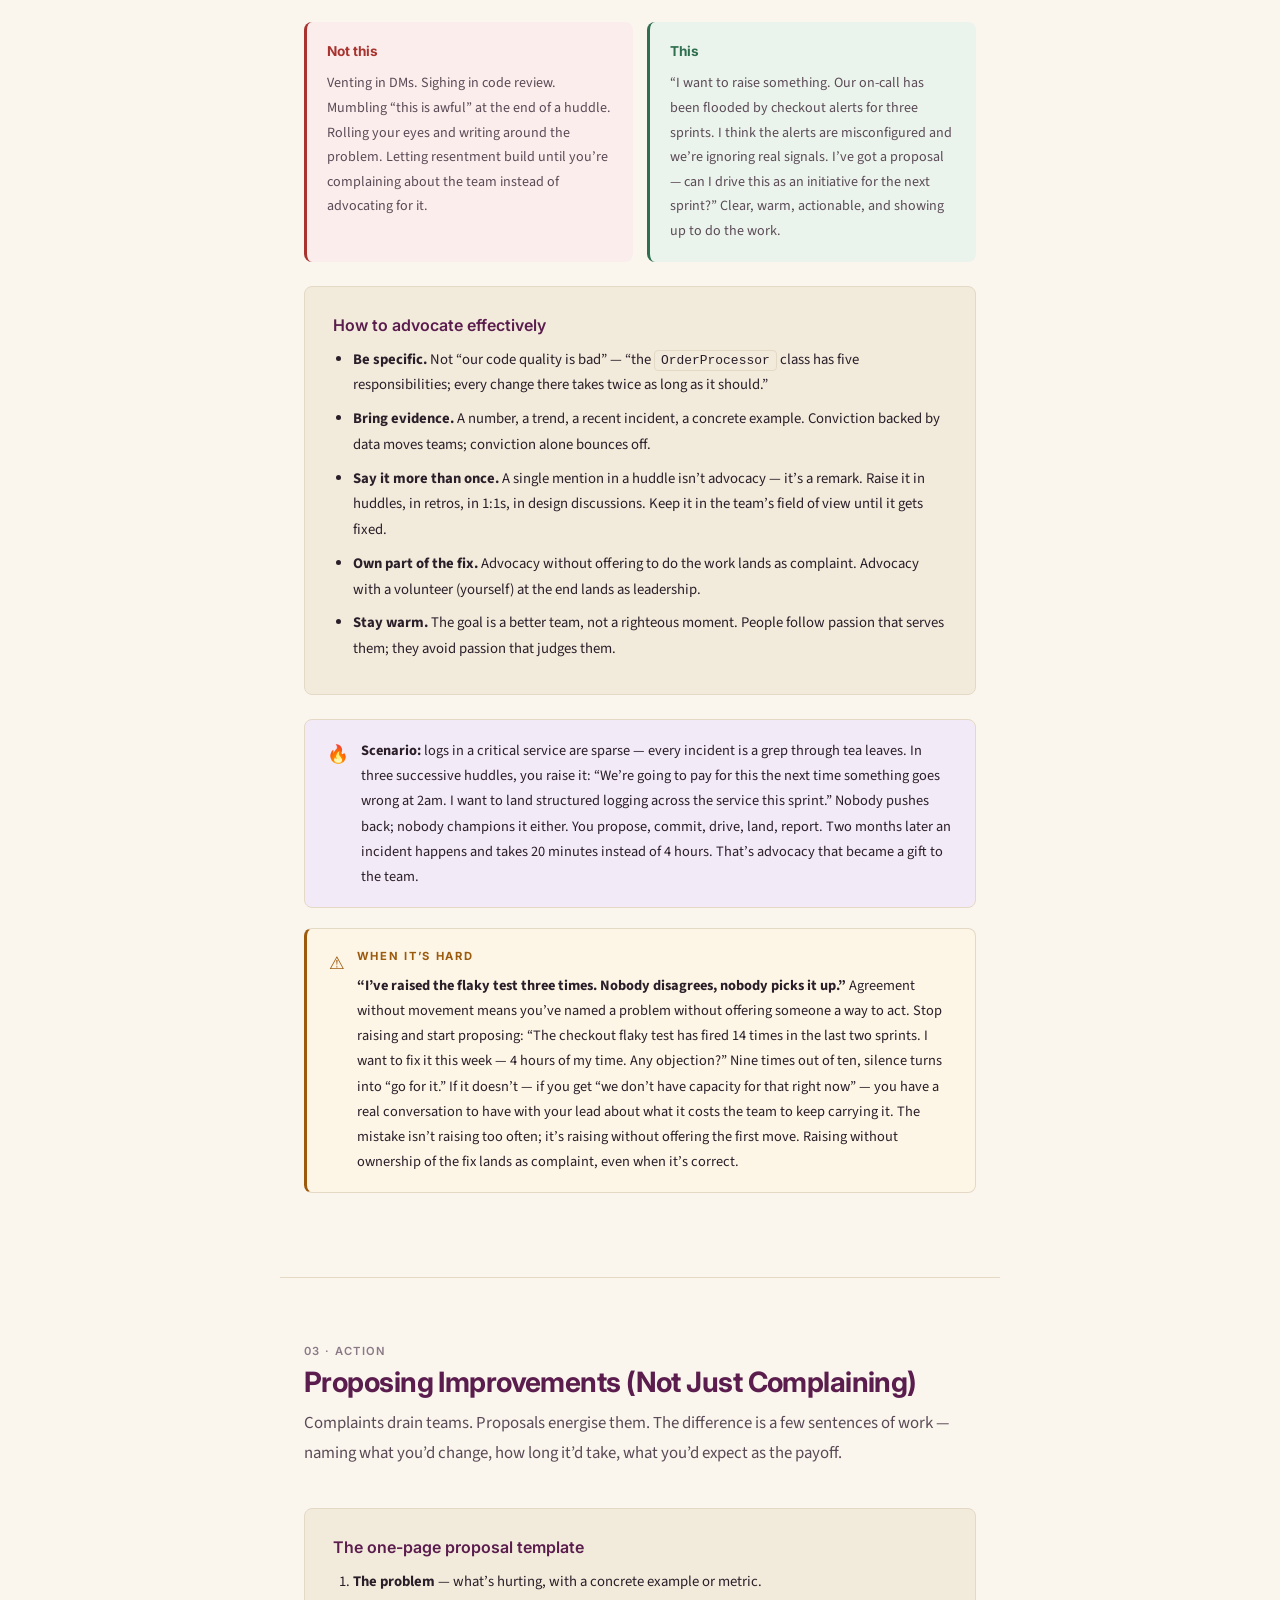
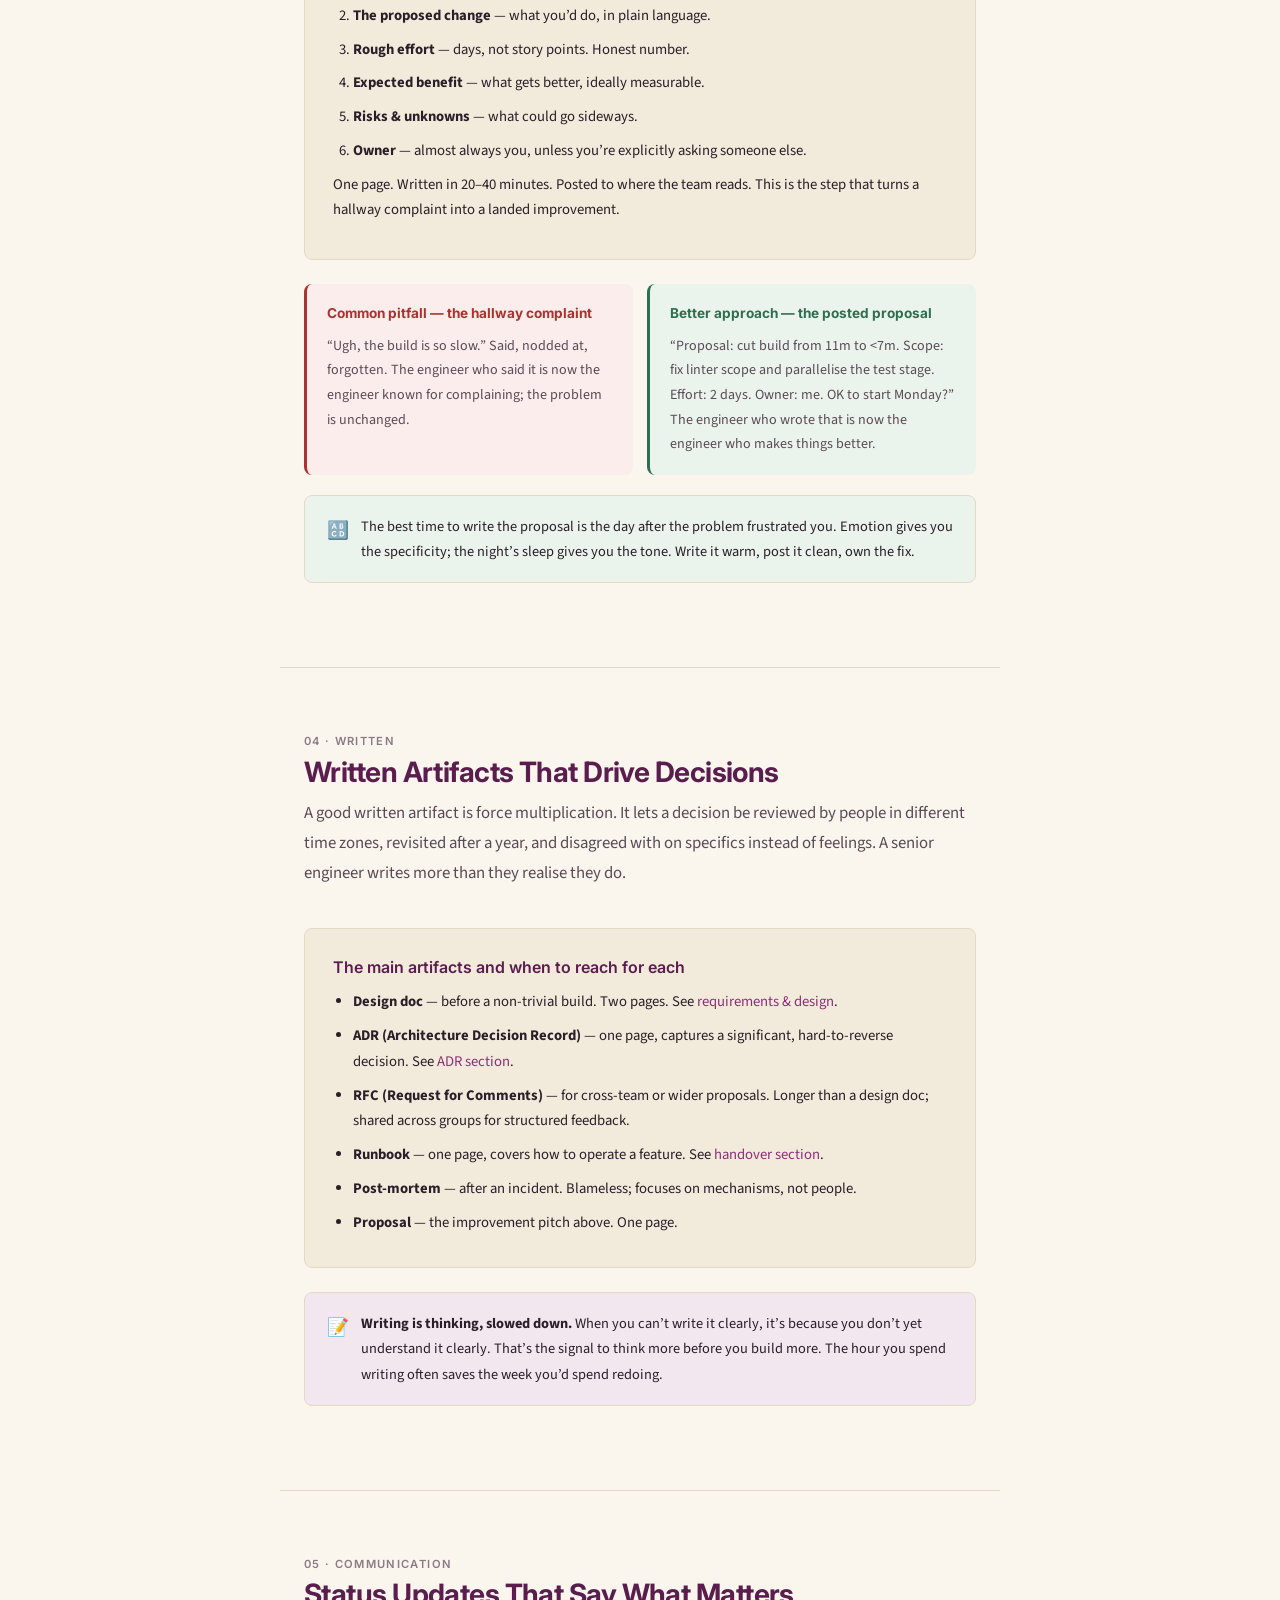
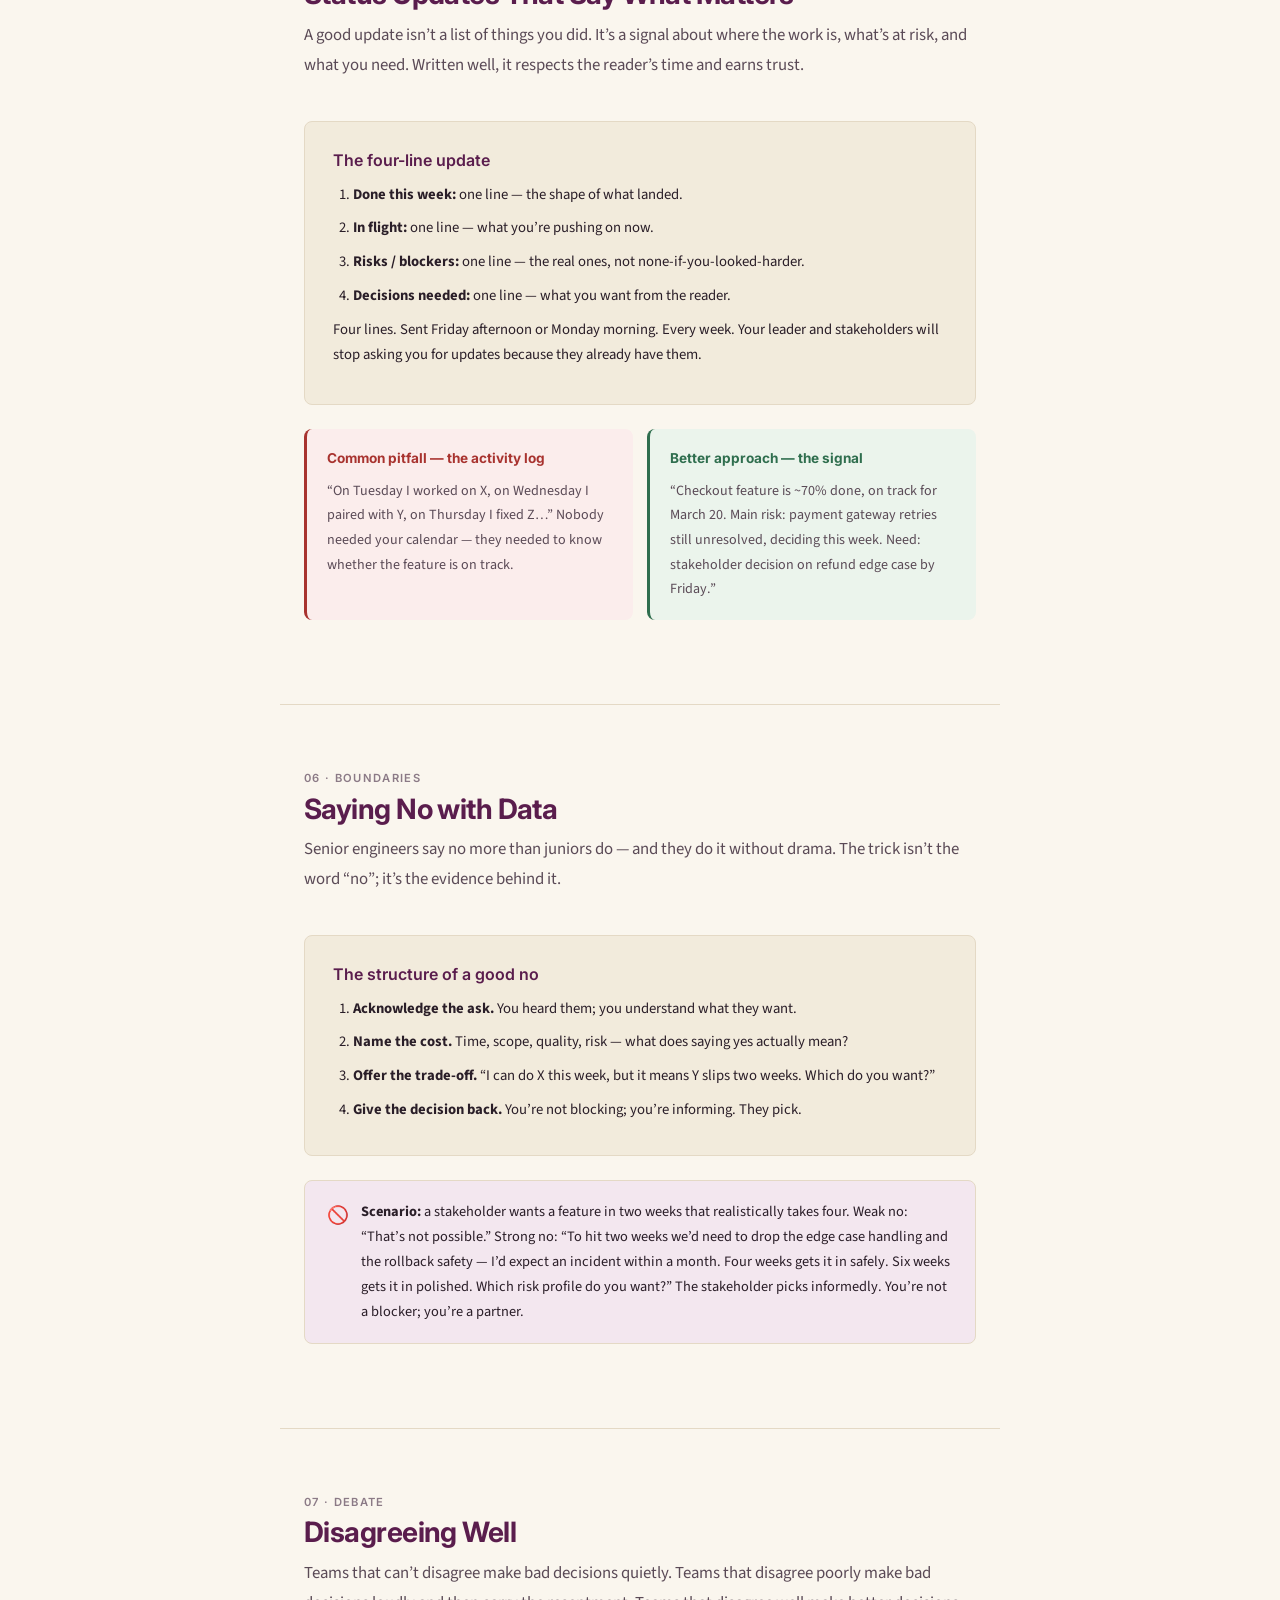
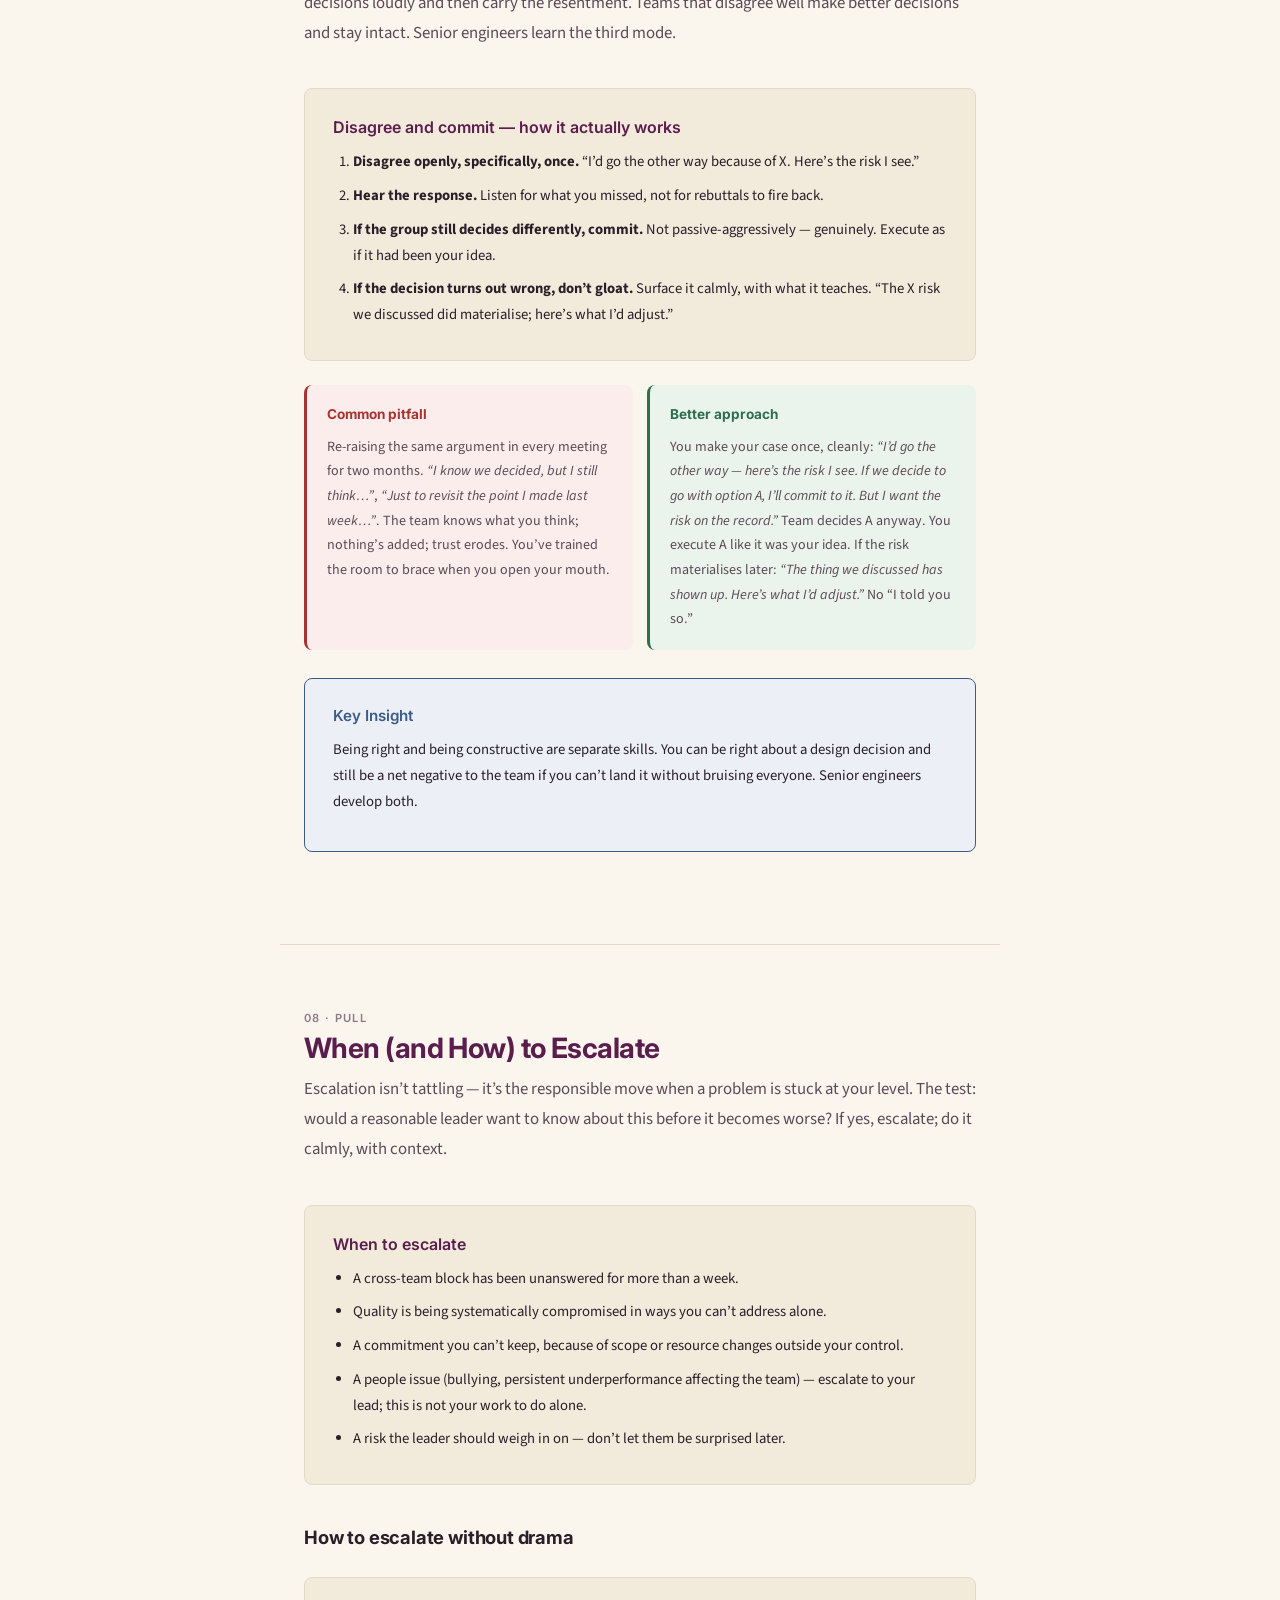
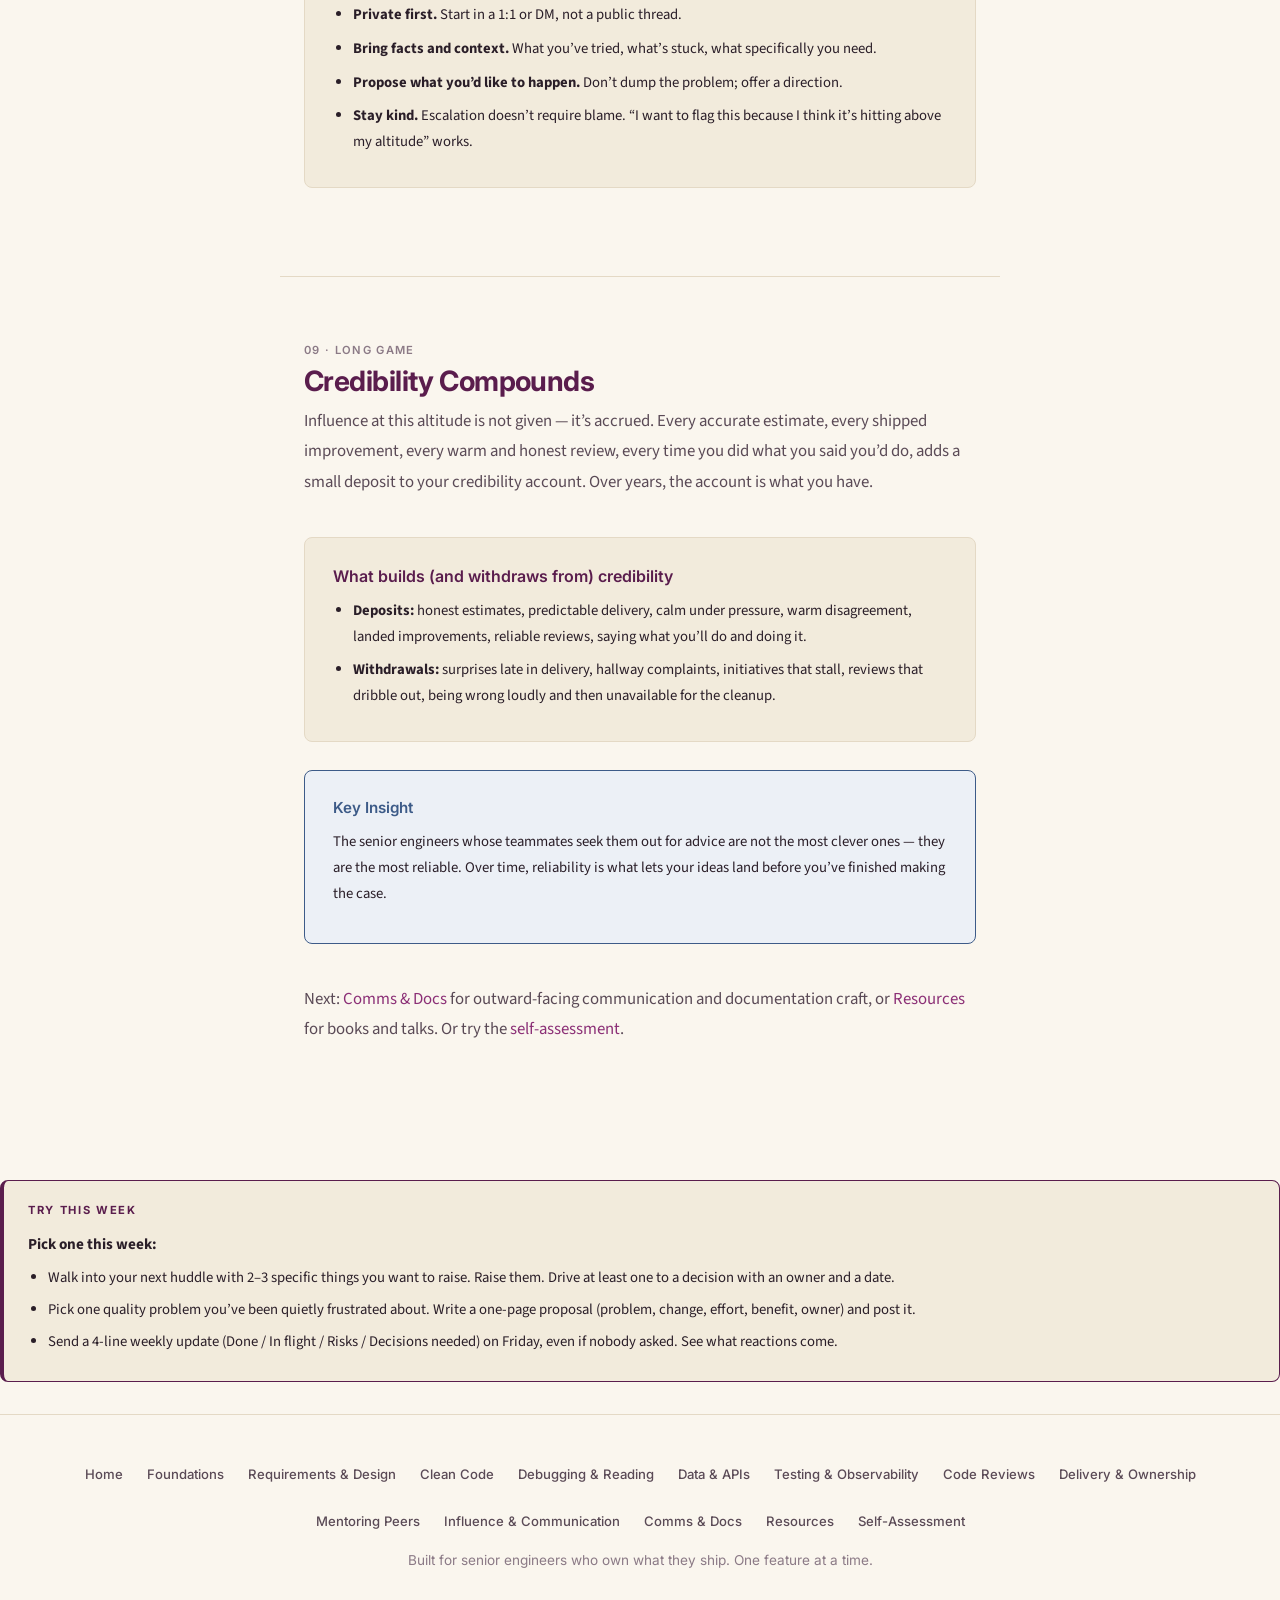
<file: influence-communication.html>
<!DOCTYPE html>
<html lang="en" data-theme="light">
<head>
  <meta charset="UTF-8">
  <meta name="viewport" content="width=device-width, initial-scale=1.0">
  <title>Influence &amp; Communication &mdash; Craft &amp; Ownership</title>
  <link rel="preconnect" href="https://fonts.googleapis.com">
  <link rel="preconnect" href="https://fonts.gstatic.com" crossorigin>
  <link href="https://fonts.googleapis.com/css2?family=Inter:wght@400;500;600;700;800&family=Source+Sans+3:wght@400;500;600;700&display=swap" rel="stylesheet">
  <link rel="stylesheet" href="css/styles.css">
</head>
<body data-current-page="influence-communication.html">

  <nav id="navbar">
    <div class="nav-inner">
      <a href="index.html" class="nav-brand">Craft &amp; Ownership</a>
      <div class="nav-links" id="navLinks">
        <a href="index.html">Home</a>
        <div class="nav-dropdown">
          <button class="nav-dropdown-toggle">Start Here</button>
          <div class="nav-dropdown-menu">
            <a href="foundations.html">Foundations</a>
            <a href="requirements-design.html">Requirements &amp; Design</a>
          </div>
        </div>
        <div class="nav-dropdown">
          <button class="nav-dropdown-toggle">Craft</button>
          <div class="nav-dropdown-menu">
            <a href="clean-code.html">Clean Code</a>
            <a href="debugging-reading.html">Debugging &amp; Reading</a>
            <a href="data-api.html">Data &amp; APIs</a>
            <a href="testing-observability.html">Testing &amp; Observability</a>
            <a href="code-reviews.html">Code Reviews</a>
          </div>
        </div>
        <div class="nav-dropdown">
          <button class="nav-dropdown-toggle">Ownership</button>
          <div class="nav-dropdown-menu">
            <a href="delivery-ownership.html">Delivery &amp; Ownership</a>
            <a href="mentoring-peers.html">Mentoring Peers</a>
            <a href="influence-communication.html">Influence &amp; Communication</a>
            <a href="communication-docs.html">Comms &amp; Docs</a>
          </div>
        </div>
        <a href="resources.html">Resources</a>
        <a href="self-assessment.html">Self-Assessment</a>
      </div>
      <div class="nav-right">
        <button class="theme-toggle" id="themeBtn" onclick="toggleTheme()" aria-label="Toggle dark mode">&#127769;</button>
        <button class="hamburger" onclick="toggleMenu()" aria-label="Open menu">&#9776;</button>
      </div>
    </div>
  </nav>

  <div class="page-header">
    <h1>Influence &amp; Communication</h1>
    <p class="subtitle">How to move ideas, people, and teams without a title. Influence at this altitude is built on clear thinking, written artifacts, and the courage to speak &mdash; often, and on the things that matter.</p>
  </div>

  <section class="page-toc">
    <h4>On This Page</h4>
    <ul>
      <li><a href="#huddles">1. Dev Huddles &mdash; You Are the Main Voice</a></li>
      <li><a href="#advocacy">2. Passionate Advocacy for Quality</a></li>
      <li><a href="#propose">3. Proposing Improvements (Not Just Complaining)</a></li>
      <li><a href="#artifacts">4. Written Artifacts That Drive Decisions</a></li>
      <li><a href="#updates">5. Status Updates That Say What Matters</a></li>
      <li><a href="#saying-no">6. Saying No with Data</a></li>
      <li><a href="#disagree">7. Disagreeing Well</a></li>
      <li><a href="#escalate">8. When (and How) to Escalate</a></li>
      <li><a href="#credibility">9. Credibility Compounds</a></li>
    </ul>
  </section>

  <!-- 1. Huddles -->
  <section class="fade-in" id="huddles">
    <span class="section-num">01 &middot; The Room</span>
    <h2>Dev Huddles &mdash; You Are the Main Voice</h2>
    <p class="section-intro">The engineering huddle is the team&rsquo;s technical conversation. If you&rsquo;re a senior engineer, you are the primary voice in that room &mdash; not because you outrank anyone, but because you have the clearest read on the code, the system, the risks, and what needs to happen next. The leader is there as backup. Pull them in when needed; otherwise, own it.</p>

    <div class="key-insight">
      <h4>Key Insight</h4>
      <p>A huddle where the leader does most of the talking and the senior engineers nod is a huddle that has lost its point. The leader brought you there because they trust you to drive the technical discussion. Driving it is the job.</p>
    </div>

    <h3>What &ldquo;being the main voice&rdquo; looks like</h3>
    <div class="framework">
      <h4>Habits of an active huddle contributor</h4>
      <ul>
        <li><strong>Come prepared.</strong> Glance at the dashboards, the PR queue, your running &ldquo;things that hurt&rdquo; note. Walk in with one or two things you intend to raise.</li>
        <li><strong>Name what you&rsquo;re seeing.</strong> &ldquo;The checkout flaky test has fired 12 times this sprint &mdash; I think we should fix root cause this week.&rdquo; Specific, current, actionable.</li>
        <li><strong>Drive to a decision.</strong> Don&rsquo;t let discussions end in &ldquo;let&rsquo;s think about it.&rdquo; Propose the next step: who does what by when.</li>
        <li><strong>Draw conclusions out loud.</strong> &ldquo;OK, so what I&rsquo;m hearing is: we&rsquo;ll flag the migration risk, I&rsquo;ll spike the rollback question by Thursday, and we&rsquo;ll revisit on Monday. Agreed?&rdquo;</li>
        <li><strong>Invite quieter voices.</strong> &ldquo;Priya, you&rsquo;ve been close to that module &mdash; what do you think?&rdquo; Senior influence isn&rsquo;t monopolising the room; it&rsquo;s conducting it.</li>
        <li><strong>Summarise.</strong> At the end, the person who summarises owns the follow-through in people&rsquo;s memory. Be that person.</li>
      </ul>
    </div>

    <h3>Who runs the room</h3>
    <div class="framework">
      <p>The working model: you run the conversation; your lead contributes when (a) they have information you don&rsquo;t, (b) a decision needs their authority, or (c) the conversation has drifted off useful ground and needs a reset. Otherwise they&rsquo;re quiet &mdash; not because they don&rsquo;t care, but because they trust the room.</p>
      <p>That&rsquo;s what frees their time for the problems only they can solve. You keep the technical conversation; they keep the people, stakeholder, and escalation work. Both of you are senior, both of you own something, and neither of you is chasing the other.</p>
    </div>

    <div class="pattern-grid">
      <div class="pitfall">
        <h5>Common pitfall</h5>
        <p>You show up, the lead opens with &ldquo;anything else to raise?&rdquo;, the room goes quiet, and you say <em>&ldquo;nothing from me, sounds good&rdquo;</em>. Two sprints later the flaky test is still firing nightly and you&rsquo;re wondering why nothing changes. The lead ends up doing your technical thinking in front of the room, and the huddle gets weaker as a technical forum.</p>
      </div>
      <div class="better">
        <h5>Better approach</h5>
        <p>You open: <em>&ldquo;Three from me. One, the checkout flaky test &mdash; 14 fires this sprint, I want to fix root cause this week, any objections? Two, the build&rsquo;s crept to 11 minutes, I&rsquo;ve got a proposal. Three, Raghav&rsquo;s library upgrade &mdash; I&rsquo;ve read it, I&rsquo;m a +1, let&rsquo;s decide today.&rdquo;</em> The lead corrects you where they must &mdash; but makes you correct, not drive. Over a quarter, the huddle becomes a different kind of meeting.</p>
      </div>
    </div>

    <div class="tip info-tip">
      <span class="tip-icon">&#128483;&#65039;</span>
      <div>
        <p><strong>Scenario:</strong> this week&rsquo;s huddle starts. You say: &ldquo;Three things from me: one, the build crept to 11 minutes, I&rsquo;ve got a proposal to cut it back. Two, the payment retry bug surfaced again, I want to finally fix it end-of-sprint. Three, we should decide about the library upgrade Raghav proposed &mdash; I&rsquo;ve read it, I&rsquo;m a +1, here&rsquo;s why.&rdquo; The leader listens, agrees on the first two, asks one clarifying question on the third. Meeting lasts 25 minutes. Clear actions. <em>That&rsquo;s the model.</em></p>
      </div>
    </div>
  </section>

  <div class="section-divider"></div>

  <!-- 2. Advocacy -->
  <section class="fade-in" id="advocacy">
    <span class="section-num">02 &middot; Voice</span>
    <h2>Passionate Advocacy for Quality</h2>
    <p class="section-intro">When something is hurting the team &mdash; missing observability, a badly written module, a quality corner being cut, a flaky test being ignored &mdash; your job is to name it. Kindly, specifically, and often enough that it gets fixed. Silence is how bad practices become house rules.</p>

    <div class="key-insight">
      <h4>Key Insight</h4>
      <p>Your teammates already suspect what&rsquo;s wrong. Your willingness to name it out loud &mdash; clearly, without hedging &mdash; is what turns a shared frustration into a shared fix. That voice is one of the most valuable things a senior engineer brings to a team.</p>
    </div>

    <h3>What &ldquo;passionate&rdquo; looks like &mdash; and doesn&rsquo;t</h3>
    <div class="pattern-grid">
      <div class="pitfall">
        <h5>Not this</h5>
        <p>Venting in DMs. Sighing in code review. Mumbling &ldquo;this is awful&rdquo; at the end of a huddle. Rolling your eyes and writing around the problem. Letting resentment build until you&rsquo;re complaining about the team instead of advocating for it.</p>
      </div>
      <div class="better">
        <h5>This</h5>
        <p>&ldquo;I want to raise something. Our on-call has been flooded by checkout alerts for three sprints. I think the alerts are misconfigured and we&rsquo;re ignoring real signals. I&rsquo;ve got a proposal &mdash; can I drive this as an initiative for the next sprint?&rdquo; Clear, warm, actionable, and showing up to do the work.</p>
      </div>
    </div>

    <div class="framework">
      <h4>How to advocate effectively</h4>
      <ul>
        <li><strong>Be specific.</strong> Not &ldquo;our code quality is bad&rdquo; &mdash; &ldquo;the <code>OrderProcessor</code> class has five responsibilities; every change there takes twice as long as it should.&rdquo;</li>
        <li><strong>Bring evidence.</strong> A number, a trend, a recent incident, a concrete example. Conviction backed by data moves teams; conviction alone bounces off.</li>
        <li><strong>Say it more than once.</strong> A single mention in a huddle isn&rsquo;t advocacy &mdash; it&rsquo;s a remark. Raise it in huddles, in retros, in 1:1s, in design discussions. Keep it in the team&rsquo;s field of view until it gets fixed.</li>
        <li><strong>Own part of the fix.</strong> Advocacy without offering to do the work lands as complaint. Advocacy with a volunteer (yourself) at the end lands as leadership.</li>
        <li><strong>Stay warm.</strong> The goal is a better team, not a righteous moment. People follow passion that serves them; they avoid passion that judges them.</li>
      </ul>
    </div>

    <div class="tip purple-tip">
      <span class="tip-icon">&#128293;</span>
      <div>
        <p><strong>Scenario:</strong> logs in a critical service are sparse &mdash; every incident is a grep through tea leaves. In three successive huddles, you raise it: &ldquo;We&rsquo;re going to pay for this the next time something goes wrong at 2am. I want to land structured logging across the service this sprint.&rdquo; Nobody pushes back; nobody champions it either. You propose, commit, drive, land, report. Two months later an incident happens and takes 20 minutes instead of 4 hours. That&rsquo;s advocacy that became a gift to the team.</p>
      </div>
    </div>

    <div class="tip friction-tip">
      <span class="tip-icon">&#9888;&#65039;</span>
      <div>
        <span class="friction-tip-label">When it&rsquo;s hard</span>
        <p><strong>&ldquo;I&rsquo;ve raised the flaky test three times. Nobody disagrees, nobody picks it up.&rdquo;</strong> Agreement without movement means you&rsquo;ve named a problem without offering someone a way to act. Stop raising and start proposing: &ldquo;The checkout flaky test has fired 14 times in the last two sprints. I want to fix it this week &mdash; 4 hours of my time. Any objection?&rdquo; Nine times out of ten, silence turns into &ldquo;go for it.&rdquo; If it doesn&rsquo;t &mdash; if you get &ldquo;we don&rsquo;t have capacity for that right now&rdquo; &mdash; you have a real conversation to have with your lead about what it costs the team to keep carrying it. The mistake isn&rsquo;t raising too often; it&rsquo;s raising without offering the first move. Raising without ownership of the fix lands as complaint, even when it&rsquo;s correct.</p>
      </div>
    </div>
  </section>

  <div class="section-divider"></div>

  <!-- 3. Propose -->
  <section class="fade-in" id="propose">
    <span class="section-num">03 &middot; Action</span>
    <h2>Proposing Improvements (Not Just Complaining)</h2>
    <p class="section-intro">Complaints drain teams. Proposals energise them. The difference is a few sentences of work &mdash; naming what you&rsquo;d change, how long it&rsquo;d take, what you&rsquo;d expect as the payoff.</p>

    <div class="framework">
      <h4>The one-page proposal template</h4>
      <ol>
        <li><strong>The problem</strong> &mdash; what&rsquo;s hurting, with a concrete example or metric.</li>
        <li><strong>The proposed change</strong> &mdash; what you&rsquo;d do, in plain language.</li>
        <li><strong>Rough effort</strong> &mdash; days, not story points. Honest number.</li>
        <li><strong>Expected benefit</strong> &mdash; what gets better, ideally measurable.</li>
        <li><strong>Risks &amp; unknowns</strong> &mdash; what could go sideways.</li>
        <li><strong>Owner</strong> &mdash; almost always you, unless you&rsquo;re explicitly asking someone else.</li>
      </ol>
      <p>One page. Written in 20&ndash;40 minutes. Posted to where the team reads. This is the step that turns a hallway complaint into a landed improvement.</p>
    </div>

    <div class="pattern-grid">
      <div class="pitfall">
        <h5>Common pitfall &mdash; the hallway complaint</h5>
        <p>&ldquo;Ugh, the build is so slow.&rdquo; Said, nodded at, forgotten. The engineer who said it is now the engineer known for complaining; the problem is unchanged.</p>
      </div>
      <div class="better">
        <h5>Better approach &mdash; the posted proposal</h5>
        <p>&ldquo;Proposal: cut build from 11m to &lt;7m. Scope: fix linter scope and parallelise the test stage. Effort: 2 days. Owner: me. OK to start Monday?&rdquo; The engineer who wrote that is now the engineer who makes things better.</p>
      </div>
    </div>

    <div class="tip success-tip">
      <span class="tip-icon">&#128288;</span>
      <div>
        <p>The best time to write the proposal is the day after the problem frustrated you. Emotion gives you the specificity; the night&rsquo;s sleep gives you the tone. Write it warm, post it clean, own the fix.</p>
      </div>
    </div>
  </section>

  <div class="section-divider"></div>

  <!-- 4. Artifacts -->
  <section class="fade-in" id="artifacts">
    <span class="section-num">04 &middot; Written</span>
    <h2>Written Artifacts That Drive Decisions</h2>
    <p class="section-intro">A good written artifact is force multiplication. It lets a decision be reviewed by people in different time zones, revisited after a year, and disagreed with on specifics instead of feelings. A senior engineer writes more than they realise they do.</p>

    <div class="framework">
      <h4>The main artifacts and when to reach for each</h4>
      <ul>
        <li><strong>Design doc</strong> &mdash; before a non-trivial build. Two pages. See <a href="requirements-design.html#design-doc">requirements &amp; design</a>.</li>
        <li><strong>ADR (Architecture Decision Record)</strong> &mdash; one page, captures a significant, hard-to-reverse decision. See <a href="requirements-design.html#adr">ADR section</a>.</li>
        <li><strong>RFC (Request for Comments)</strong> &mdash; for cross-team or wider proposals. Longer than a design doc; shared across groups for structured feedback.</li>
        <li><strong>Runbook</strong> &mdash; one page, covers how to operate a feature. See <a href="delivery-ownership.html#handover">handover section</a>.</li>
        <li><strong>Post-mortem</strong> &mdash; after an incident. Blameless; focuses on mechanisms, not people.</li>
        <li><strong>Proposal</strong> &mdash; the improvement pitch above. One page.</li>
      </ul>
    </div>

    <div class="tip">
      <span class="tip-icon">&#128221;</span>
      <div>
        <p><strong>Writing is thinking, slowed down.</strong> When you can&rsquo;t write it clearly, it&rsquo;s because you don&rsquo;t yet understand it clearly. That&rsquo;s the signal to think more before you build more. The hour you spend writing often saves the week you&rsquo;d spend redoing.</p>
      </div>
    </div>
  </section>

  <div class="section-divider"></div>

  <!-- 5. Updates -->
  <section class="fade-in" id="updates">
    <span class="section-num">05 &middot; Communication</span>
    <h2>Status Updates That Say What Matters</h2>
    <p class="section-intro">A good update isn&rsquo;t a list of things you did. It&rsquo;s a signal about where the work is, what&rsquo;s at risk, and what you need. Written well, it respects the reader&rsquo;s time and earns trust.</p>

    <div class="framework">
      <h4>The four-line update</h4>
      <ol>
        <li><strong>Done this week:</strong> one line &mdash; the shape of what landed.</li>
        <li><strong>In flight:</strong> one line &mdash; what you&rsquo;re pushing on now.</li>
        <li><strong>Risks / blockers:</strong> one line &mdash; the real ones, not none-if-you-looked-harder.</li>
        <li><strong>Decisions needed:</strong> one line &mdash; what you want from the reader.</li>
      </ol>
      <p>Four lines. Sent Friday afternoon or Monday morning. Every week. Your leader and stakeholders will stop asking you for updates because they already have them.</p>
    </div>

    <div class="pattern-grid">
      <div class="pitfall">
        <h5>Common pitfall &mdash; the activity log</h5>
        <p>&ldquo;On Tuesday I worked on X, on Wednesday I paired with Y, on Thursday I fixed Z&hellip;&rdquo; Nobody needed your calendar &mdash; they needed to know whether the feature is on track.</p>
      </div>
      <div class="better">
        <h5>Better approach &mdash; the signal</h5>
        <p>&ldquo;Checkout feature is ~70% done, on track for March 20. Main risk: payment gateway retries still unresolved, deciding this week. Need: stakeholder decision on refund edge case by Friday.&rdquo;</p>
      </div>
    </div>
  </section>

  <div class="section-divider"></div>

  <!-- 6. Saying no -->
  <section class="fade-in" id="saying-no">
    <span class="section-num">06 &middot; Boundaries</span>
    <h2>Saying No with Data</h2>
    <p class="section-intro">Senior engineers say no more than juniors do &mdash; and they do it without drama. The trick isn&rsquo;t the word &ldquo;no&rdquo;; it&rsquo;s the evidence behind it.</p>

    <div class="framework">
      <h4>The structure of a good no</h4>
      <ol>
        <li><strong>Acknowledge the ask.</strong> You heard them; you understand what they want.</li>
        <li><strong>Name the cost.</strong> Time, scope, quality, risk &mdash; what does saying yes actually mean?</li>
        <li><strong>Offer the trade-off.</strong> &ldquo;I can do X this week, but it means Y slips two weeks. Which do you want?&rdquo;</li>
        <li><strong>Give the decision back.</strong> You&rsquo;re not blocking; you&rsquo;re informing. They pick.</li>
      </ol>
    </div>

    <div class="tip">
      <span class="tip-icon">&#128683;</span>
      <div>
        <p><strong>Scenario:</strong> a stakeholder wants a feature in two weeks that realistically takes four. Weak no: &ldquo;That&rsquo;s not possible.&rdquo; Strong no: &ldquo;To hit two weeks we&rsquo;d need to drop the edge case handling and the rollback safety &mdash; I&rsquo;d expect an incident within a month. Four weeks gets it in safely. Six weeks gets it in polished. Which risk profile do you want?&rdquo; The stakeholder picks informedly. You&rsquo;re not a blocker; you&rsquo;re a partner.</p>
      </div>
    </div>
  </section>

  <div class="section-divider"></div>

  <!-- 7. Disagree -->
  <section class="fade-in" id="disagree">
    <span class="section-num">07 &middot; Debate</span>
    <h2>Disagreeing Well</h2>
    <p class="section-intro">Teams that can&rsquo;t disagree make bad decisions quietly. Teams that disagree poorly make bad decisions loudly and then carry the resentment. Teams that disagree well make better decisions and stay intact. Senior engineers learn the third mode.</p>

    <div class="framework">
      <h4>Disagree and commit &mdash; how it actually works</h4>
      <ol>
        <li><strong>Disagree openly, specifically, once.</strong> &ldquo;I&rsquo;d go the other way because of X. Here&rsquo;s the risk I see.&rdquo;</li>
        <li><strong>Hear the response.</strong> Listen for what you missed, not for rebuttals to fire back.</li>
        <li><strong>If the group still decides differently, commit.</strong> Not passive-aggressively &mdash; genuinely. Execute as if it had been your idea.</li>
        <li><strong>If the decision turns out wrong, don&rsquo;t gloat.</strong> Surface it calmly, with what it teaches. &ldquo;The X risk we discussed did materialise; here&rsquo;s what I&rsquo;d adjust.&rdquo;</li>
      </ol>
    </div>

    <div class="pattern-grid">
      <div class="pitfall">
        <h5>Common pitfall</h5>
        <p>Re-raising the same argument in every meeting for two months. <em>&ldquo;I know we decided, but I still think&hellip;&rdquo;</em>, <em>&ldquo;Just to revisit the point I made last week&hellip;&rdquo;</em>. The team knows what you think; nothing&rsquo;s added; trust erodes. You&rsquo;ve trained the room to brace when you open your mouth.</p>
      </div>
      <div class="better">
        <h5>Better approach</h5>
        <p>You make your case once, cleanly: <em>&ldquo;I&rsquo;d go the other way &mdash; here&rsquo;s the risk I see. If we decide to go with option A, I&rsquo;ll commit to it. But I want the risk on the record.&rdquo;</em> Team decides A anyway. You execute A like it was your idea. If the risk materialises later: <em>&ldquo;The thing we discussed has shown up. Here&rsquo;s what I&rsquo;d adjust.&rdquo;</em> No &ldquo;I told you so.&rdquo;</p>
      </div>
    </div>

    <div class="key-insight">
      <h4>Key Insight</h4>
      <p>Being right and being constructive are separate skills. You can be right about a design decision and still be a net negative to the team if you can&rsquo;t land it without bruising everyone. Senior engineers develop both.</p>
    </div>
  </section>

  <div class="section-divider"></div>

  <!-- 8. Escalate -->
  <section class="fade-in" id="escalate">
    <span class="section-num">08 &middot; Pull</span>
    <h2>When (and How) to Escalate</h2>
    <p class="section-intro">Escalation isn&rsquo;t tattling &mdash; it&rsquo;s the responsible move when a problem is stuck at your level. The test: would a reasonable leader want to know about this before it becomes worse? If yes, escalate; do it calmly, with context.</p>

    <div class="framework">
      <h4>When to escalate</h4>
      <ul>
        <li>A cross-team block has been unanswered for more than a week.</li>
        <li>Quality is being systematically compromised in ways you can&rsquo;t address alone.</li>
        <li>A commitment you can&rsquo;t keep, because of scope or resource changes outside your control.</li>
        <li>A people issue (bullying, persistent underperformance affecting the team) &mdash; escalate to your lead; this is not your work to do alone.</li>
        <li>A risk the leader should weigh in on &mdash; don&rsquo;t let them be surprised later.</li>
      </ul>
    </div>

    <h3>How to escalate without drama</h3>
    <div class="framework">
      <ul>
        <li><strong>Private first.</strong> Start in a 1:1 or DM, not a public thread.</li>
        <li><strong>Bring facts and context.</strong> What you&rsquo;ve tried, what&rsquo;s stuck, what specifically you need.</li>
        <li><strong>Propose what you&rsquo;d like to happen.</strong> Don&rsquo;t dump the problem; offer a direction.</li>
        <li><strong>Stay kind.</strong> Escalation doesn&rsquo;t require blame. &ldquo;I want to flag this because I think it&rsquo;s hitting above my altitude&rdquo; works.</li>
      </ul>
    </div>
  </section>

  <div class="section-divider"></div>

  <!-- 9. Credibility -->
  <section class="fade-in" id="credibility">
    <span class="section-num">09 &middot; Long Game</span>
    <h2>Credibility Compounds</h2>
    <p class="section-intro">Influence at this altitude is not given &mdash; it&rsquo;s accrued. Every accurate estimate, every shipped improvement, every warm and honest review, every time you did what you said you&rsquo;d do, adds a small deposit to your credibility account. Over years, the account is what you have.</p>

    <div class="framework">
      <h4>What builds (and withdraws from) credibility</h4>
      <ul>
        <li><strong>Deposits:</strong> honest estimates, predictable delivery, calm under pressure, warm disagreement, landed improvements, reliable reviews, saying what you&rsquo;ll do and doing it.</li>
        <li><strong>Withdrawals:</strong> surprises late in delivery, hallway complaints, initiatives that stall, reviews that dribble out, being wrong loudly and then unavailable for the cleanup.</li>
      </ul>
    </div>

    <div class="key-insight">
      <h4>Key Insight</h4>
      <p>The senior engineers whose teammates seek them out for advice are not the most clever ones &mdash; they are the most reliable. Over time, reliability is what lets your ideas land before you&rsquo;ve finished making the case.</p>
    </div>

    <p class="section-intro" style="margin-top:40px;">Next: <a href="communication-docs.html">Comms &amp; Docs</a> for outward-facing communication and documentation craft, or <a href="resources.html">Resources</a> for books and talks. Or try the <a href="self-assessment.html">self-assessment</a>.</p>
  </section>

  <div class="try-this">
    <p><strong>Pick one this week:</strong></p>
    <ul>
      <li>Walk into your next huddle with 2&ndash;3 specific things you want to raise. Raise them. Drive at least one to a decision with an owner and a date.</li>
      <li>Pick one quality problem you&rsquo;ve been quietly frustrated about. Write a one-page proposal (problem, change, effort, benefit, owner) and post it.</li>
      <li>Send a 4-line weekly update (Done / In flight / Risks / Decisions needed) on Friday, even if nobody asked. See what reactions come.</li>
    </ul>
  </div>

  <footer>
    <div class="footer-links">
      <a href="index.html">Home</a>
      <a href="foundations.html">Foundations</a>
      <a href="requirements-design.html">Requirements &amp; Design</a>
      <a href="clean-code.html">Clean Code</a>
      <a href="debugging-reading.html">Debugging &amp; Reading</a>
      <a href="data-api.html">Data &amp; APIs</a>
      <a href="testing-observability.html">Testing &amp; Observability</a>
      <a href="code-reviews.html">Code Reviews</a>
      <a href="delivery-ownership.html">Delivery &amp; Ownership</a>
      <a href="mentoring-peers.html">Mentoring Peers</a>
      <a href="influence-communication.html">Influence &amp; Communication</a>
      <a href="communication-docs.html">Comms &amp; Docs</a>
      <a href="resources.html">Resources</a>
      <a href="self-assessment.html">Self-Assessment</a>
    </div>
    <p>Built for senior engineers who own what they ship. One feature at a time.</p>
  </footer>

  <script src="js/script.js"></script>
</body>
</html>
</file>
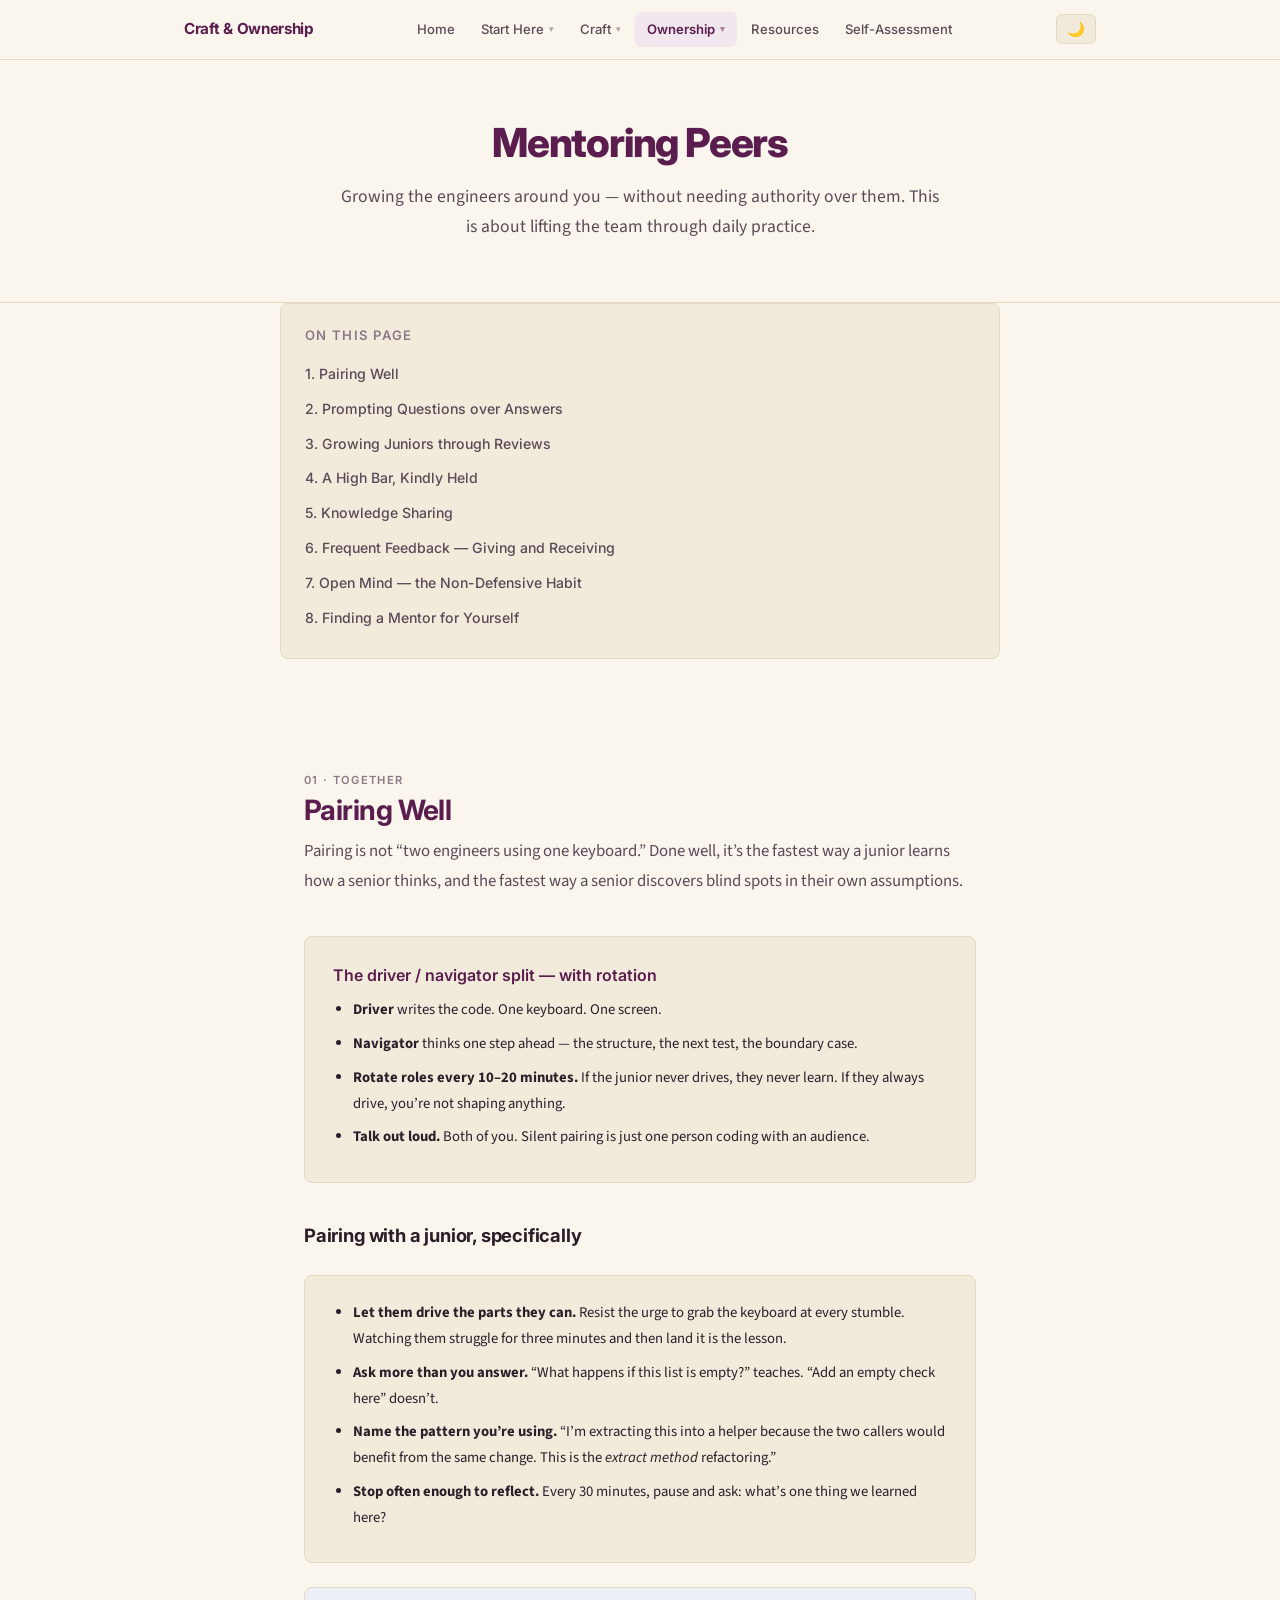
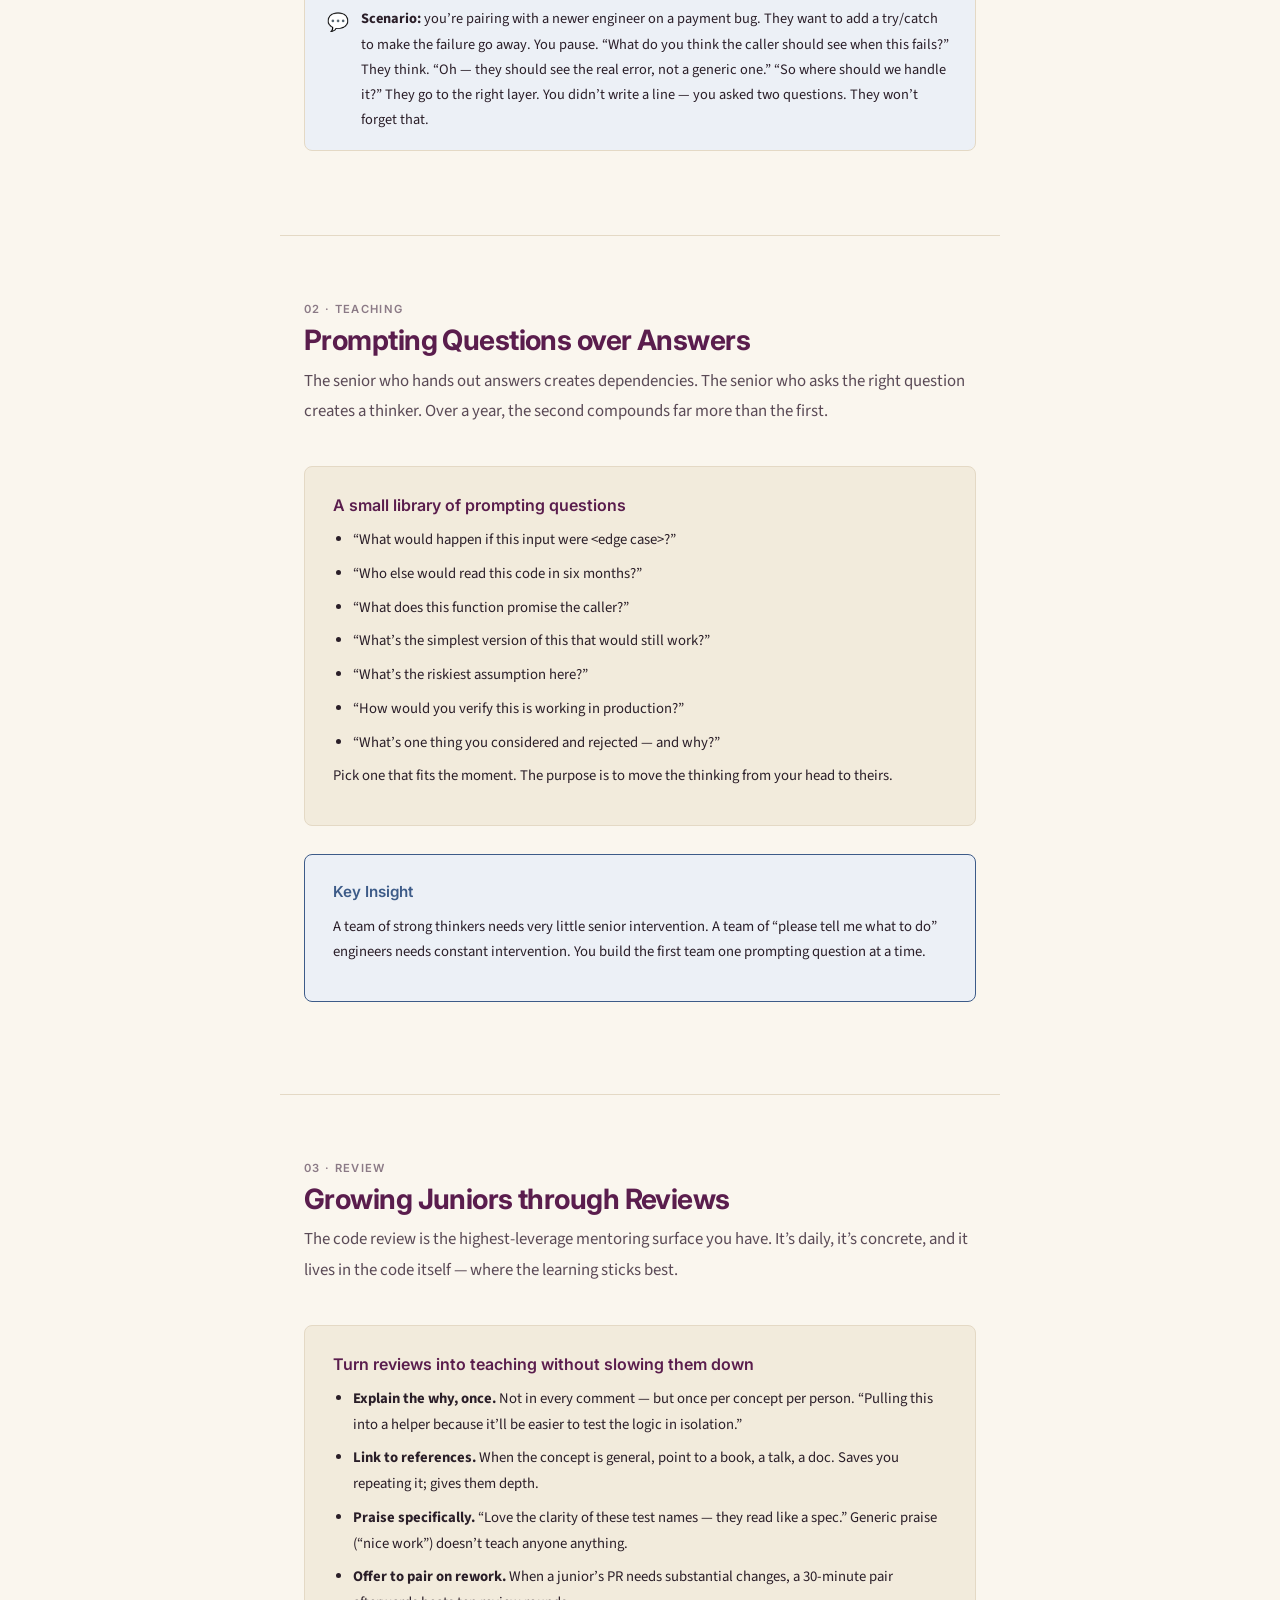
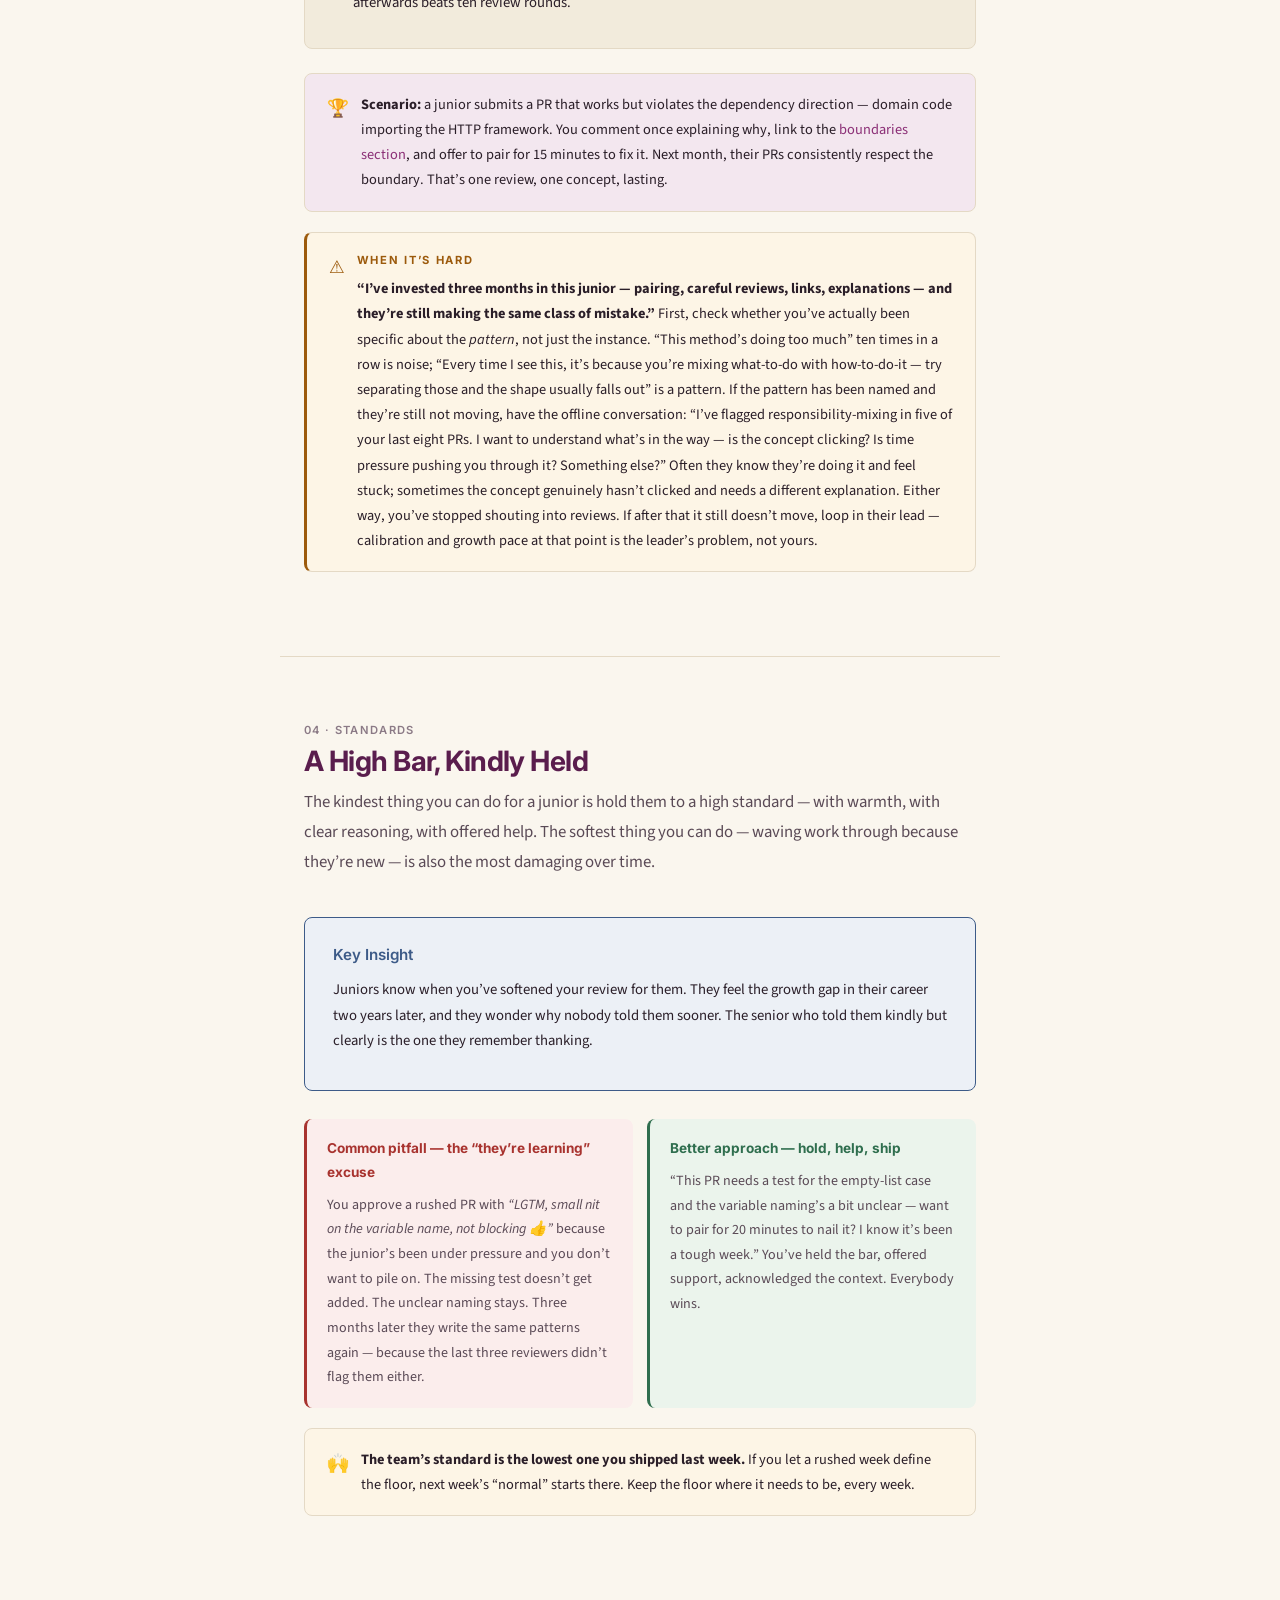
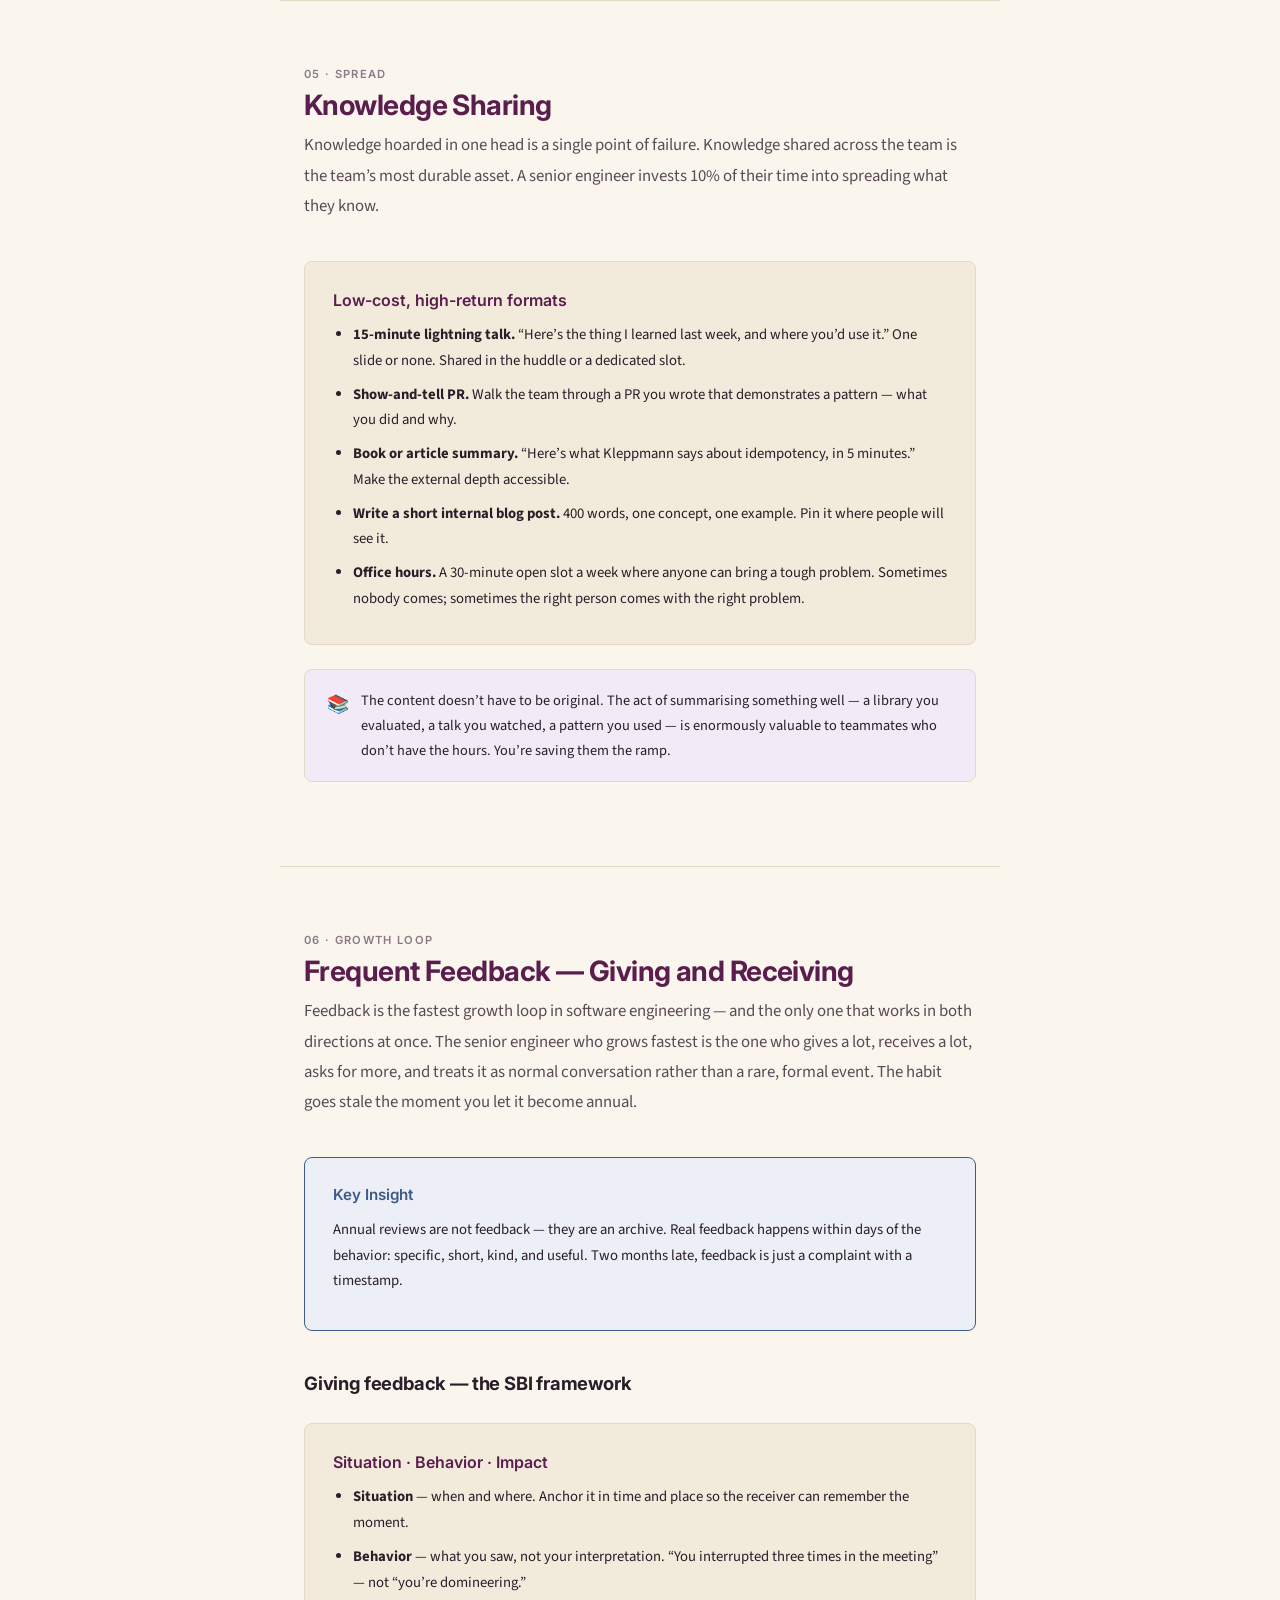
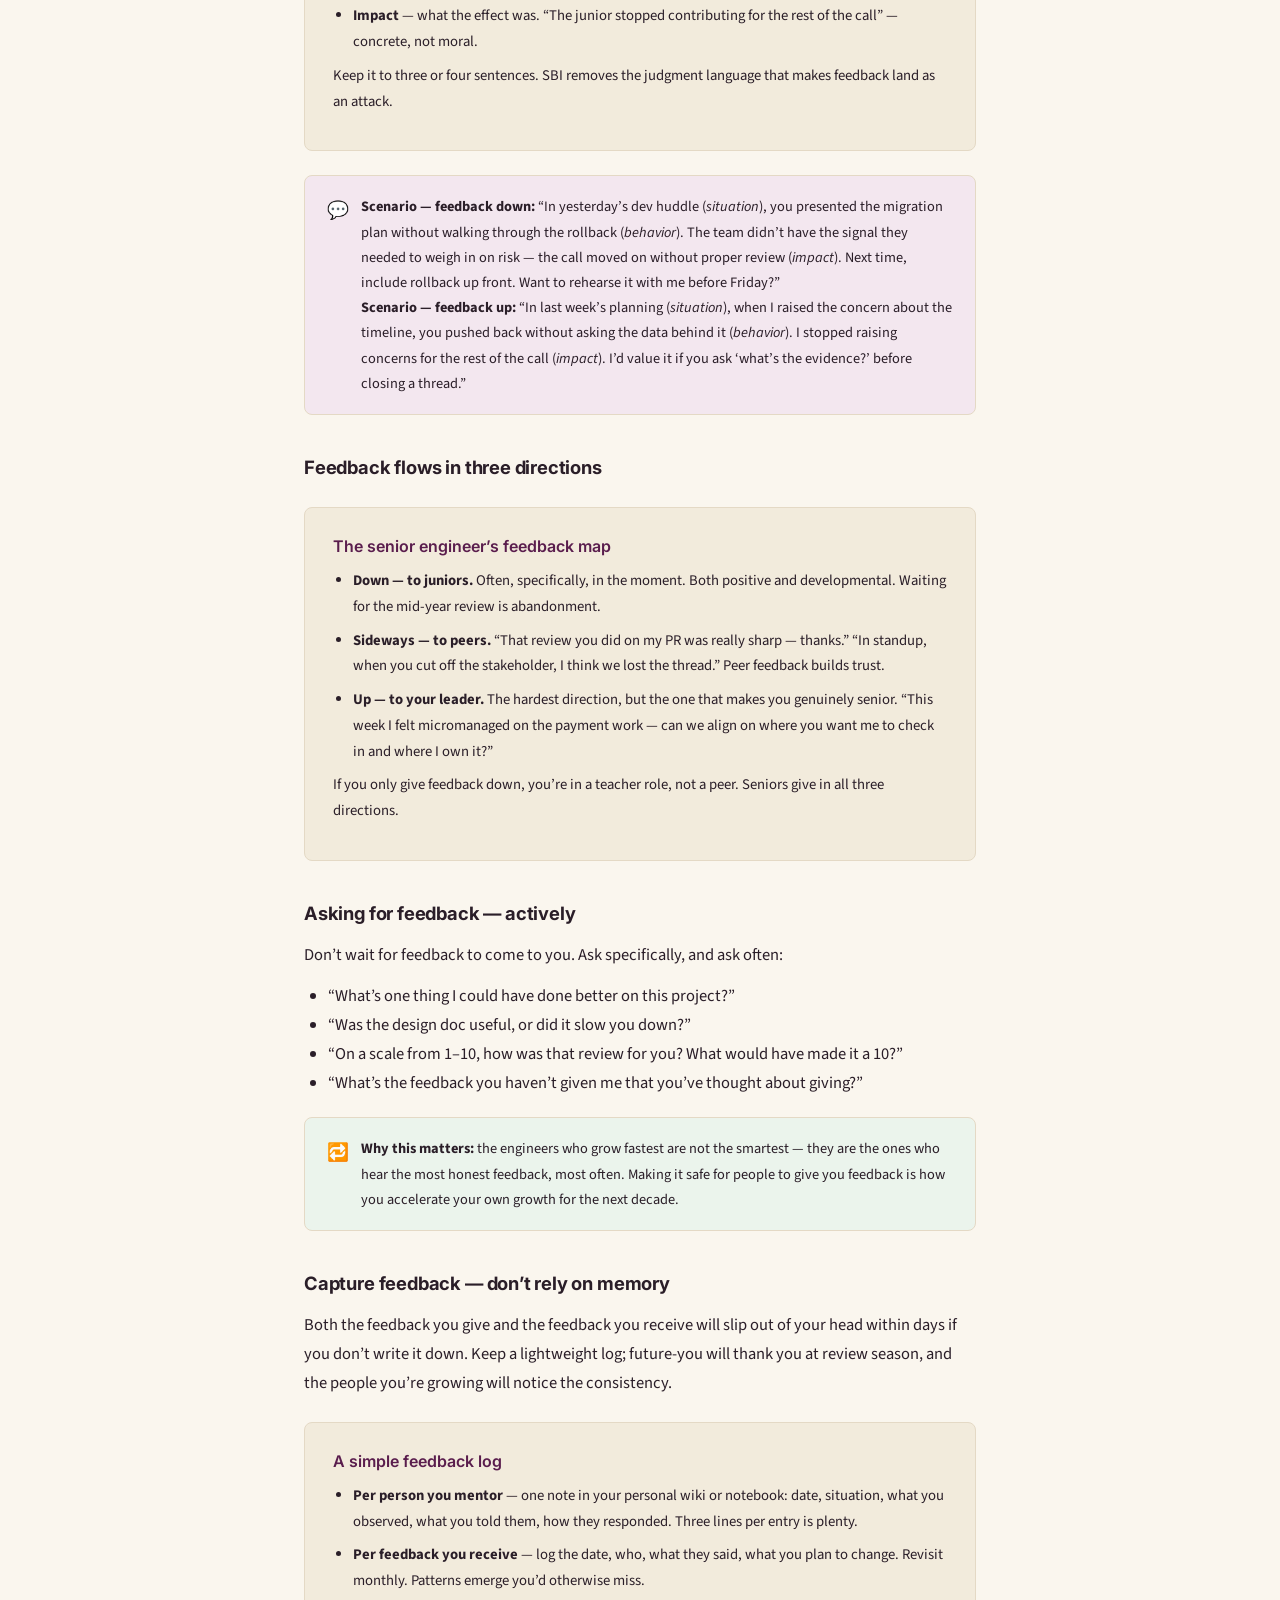
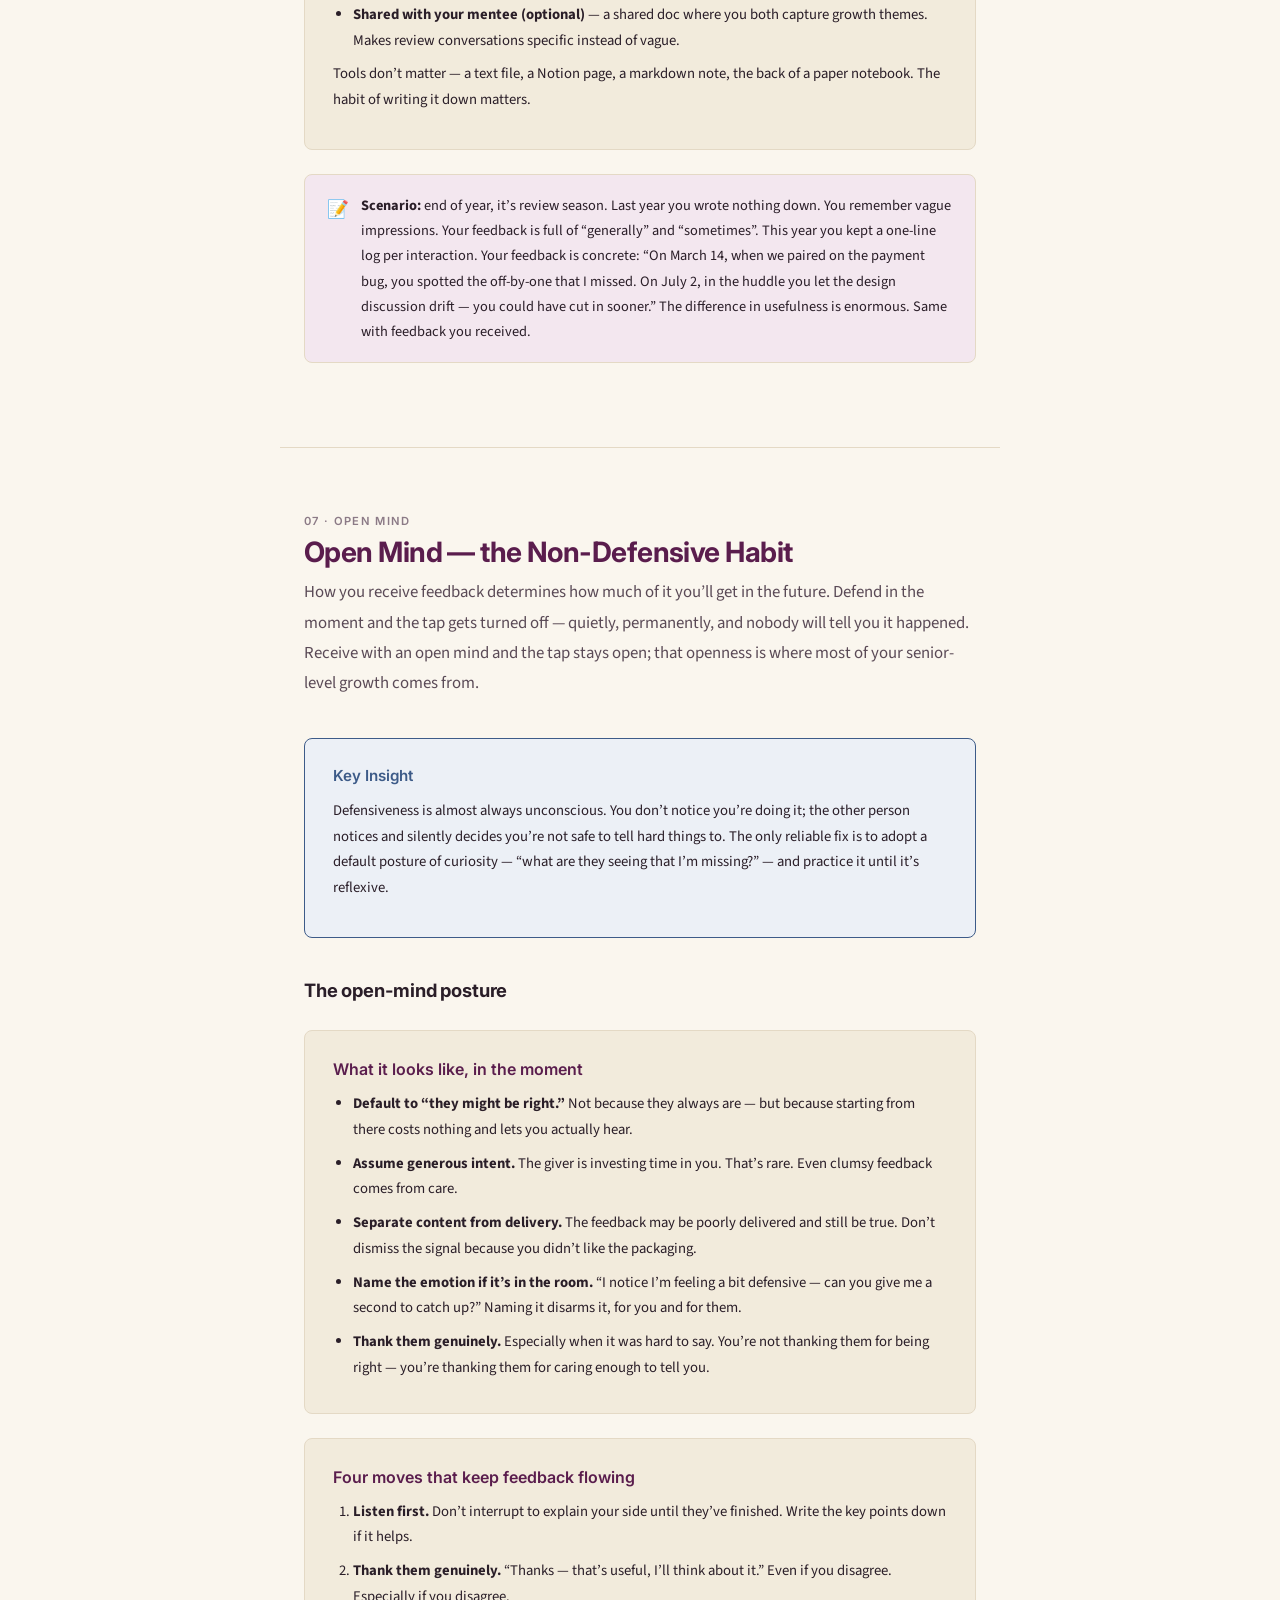
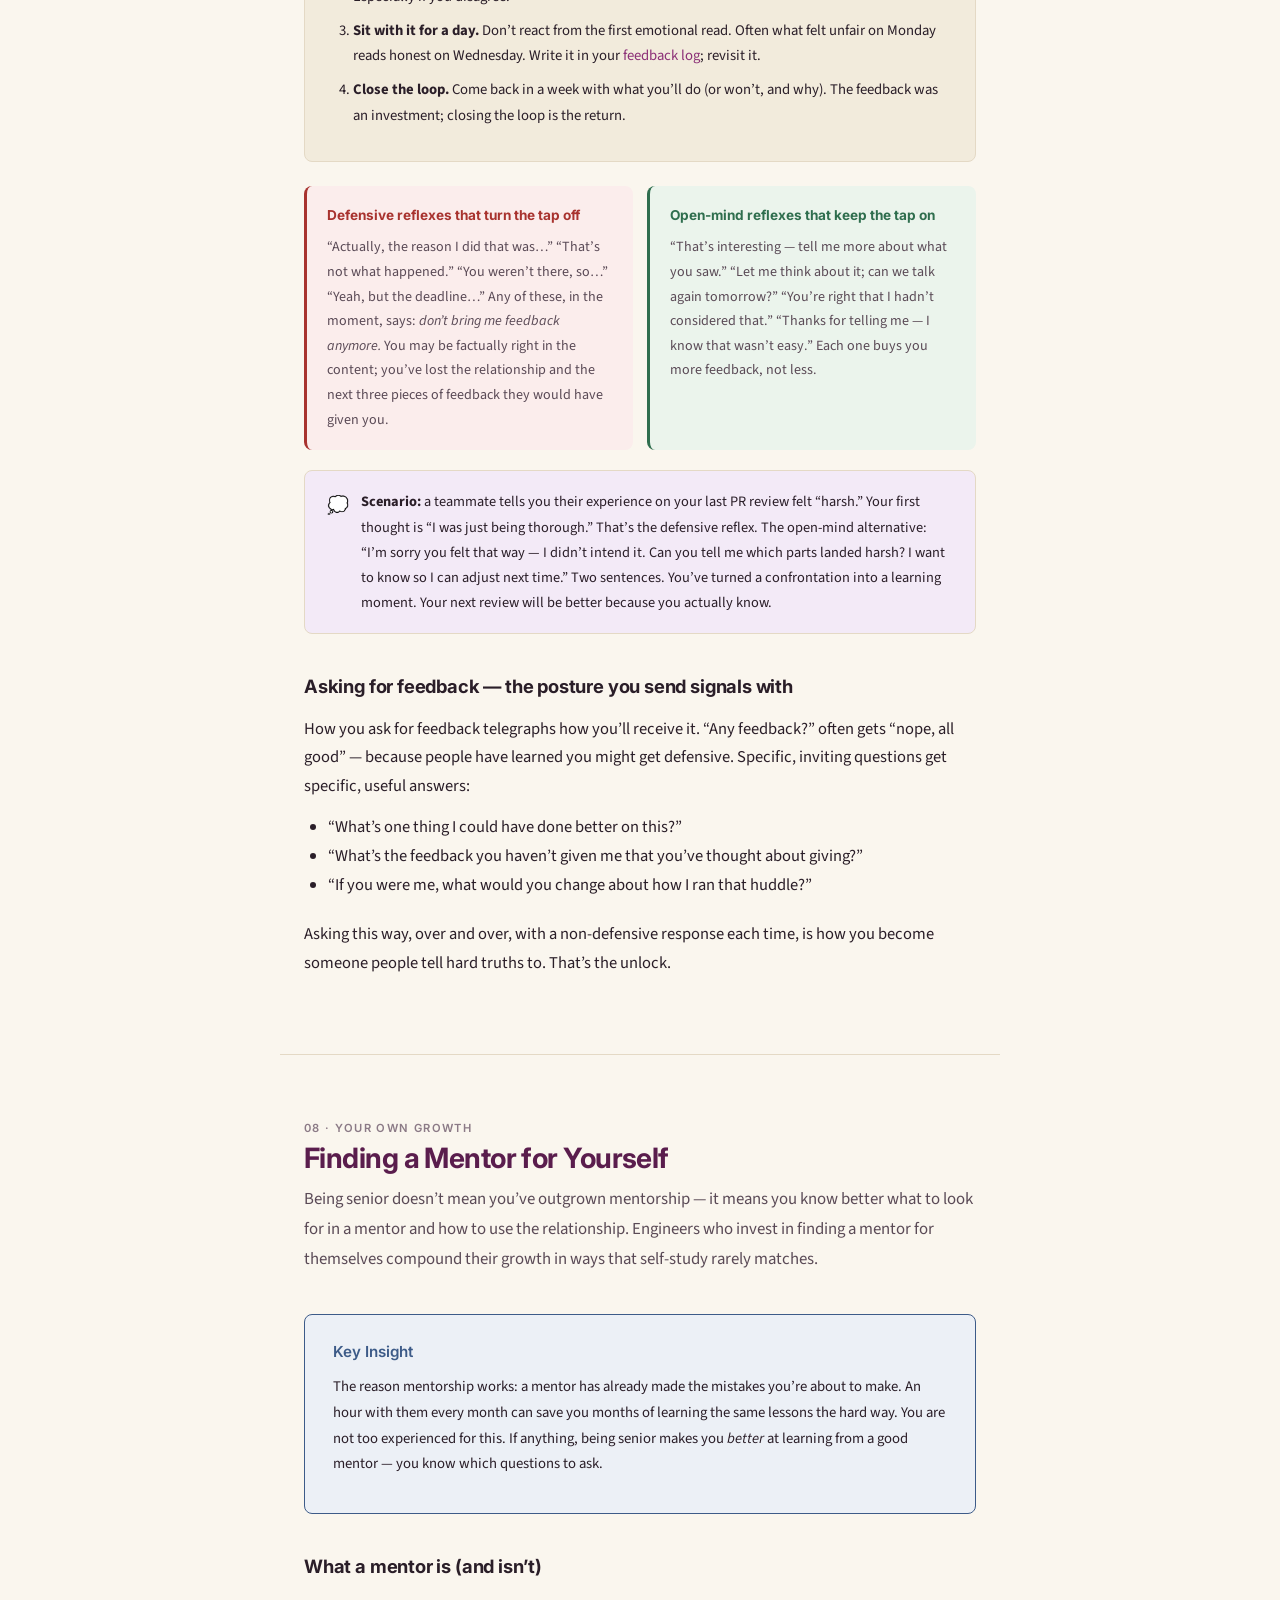
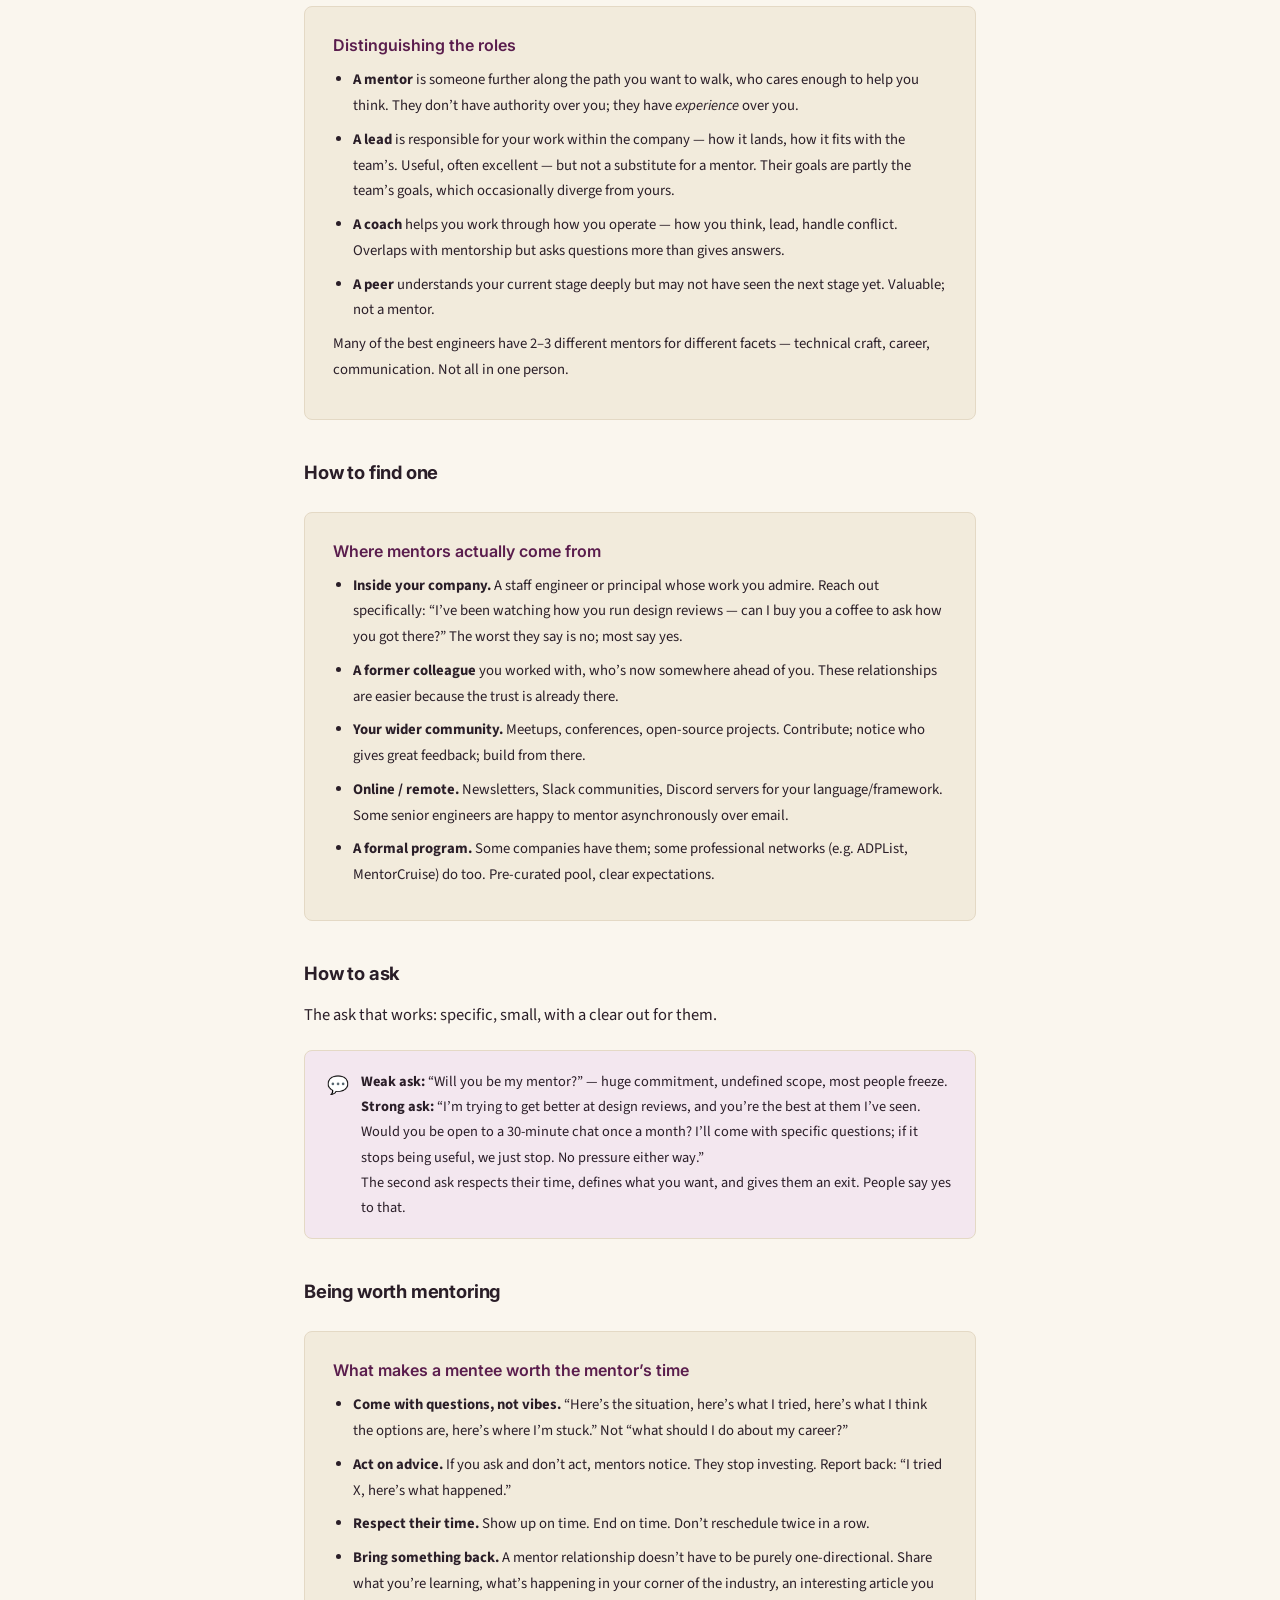
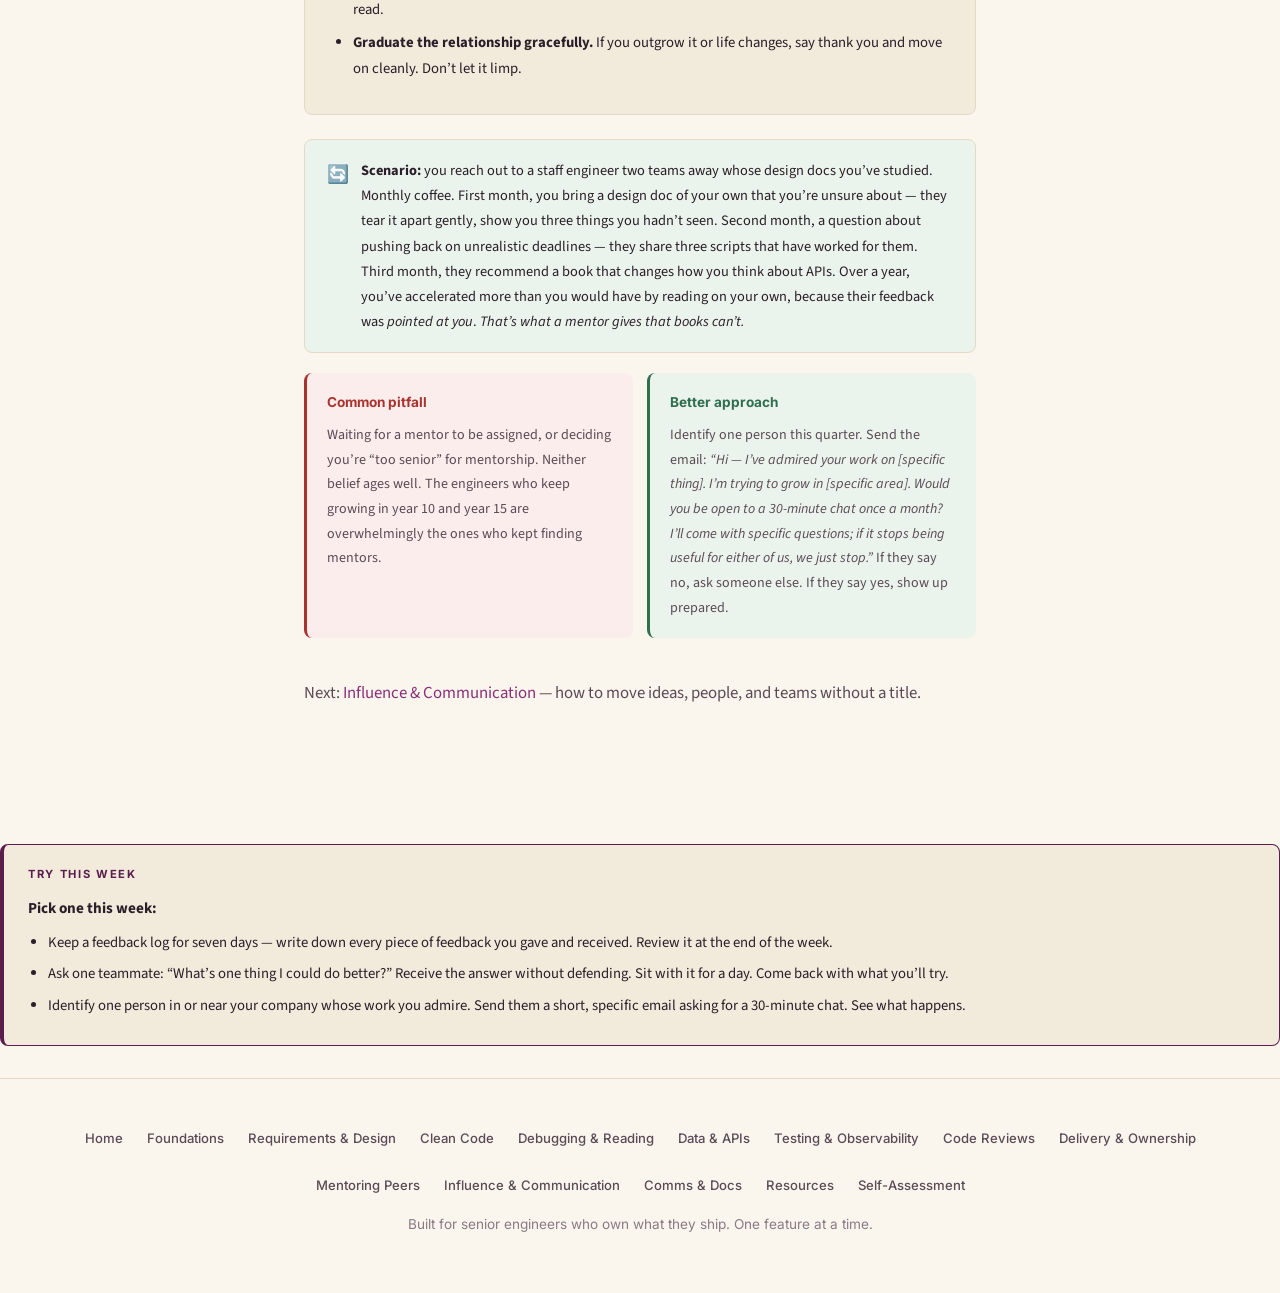
<file: mentoring-peers.html>
<!DOCTYPE html>
<html lang="en" data-theme="light">
<head>
  <meta charset="UTF-8">
  <meta name="viewport" content="width=device-width, initial-scale=1.0">
  <title>Mentoring Peers &mdash; Craft &amp; Ownership</title>
  <link rel="preconnect" href="https://fonts.googleapis.com">
  <link rel="preconnect" href="https://fonts.gstatic.com" crossorigin>
  <link href="https://fonts.googleapis.com/css2?family=Inter:wght@400;500;600;700;800&family=Source+Sans+3:wght@400;500;600;700&display=swap" rel="stylesheet">
  <link rel="stylesheet" href="css/styles.css">
</head>
<body data-current-page="mentoring-peers.html">

  <nav id="navbar">
    <div class="nav-inner">
      <a href="index.html" class="nav-brand">Craft &amp; Ownership</a>
      <div class="nav-links" id="navLinks">
        <a href="index.html">Home</a>
        <div class="nav-dropdown">
          <button class="nav-dropdown-toggle">Start Here</button>
          <div class="nav-dropdown-menu">
            <a href="foundations.html">Foundations</a>
            <a href="requirements-design.html">Requirements &amp; Design</a>
          </div>
        </div>
        <div class="nav-dropdown">
          <button class="nav-dropdown-toggle">Craft</button>
          <div class="nav-dropdown-menu">
            <a href="clean-code.html">Clean Code</a>
            <a href="debugging-reading.html">Debugging &amp; Reading</a>
            <a href="data-api.html">Data &amp; APIs</a>
            <a href="testing-observability.html">Testing &amp; Observability</a>
            <a href="code-reviews.html">Code Reviews</a>
          </div>
        </div>
        <div class="nav-dropdown">
          <button class="nav-dropdown-toggle">Ownership</button>
          <div class="nav-dropdown-menu">
            <a href="delivery-ownership.html">Delivery &amp; Ownership</a>
            <a href="mentoring-peers.html">Mentoring Peers</a>
            <a href="influence-communication.html">Influence &amp; Communication</a>
            <a href="communication-docs.html">Comms &amp; Docs</a>
          </div>
        </div>
        <a href="resources.html">Resources</a>
        <a href="self-assessment.html">Self-Assessment</a>
      </div>
      <div class="nav-right">
        <button class="theme-toggle" id="themeBtn" onclick="toggleTheme()" aria-label="Toggle dark mode">&#127769;</button>
        <button class="hamburger" onclick="toggleMenu()" aria-label="Open menu">&#9776;</button>
      </div>
    </div>
  </nav>

  <div class="page-header">
    <h1>Mentoring Peers</h1>
    <p class="subtitle">Growing the engineers around you &mdash; without needing authority over them. This is about lifting the team through daily practice.</p>
  </div>

  <section class="page-toc">
    <h4>On This Page</h4>
    <ul>
      <li><a href="#pairing">1. Pairing Well</a></li>
      <li><a href="#prompting">2. Prompting Questions over Answers</a></li>
      <li><a href="#growing">3. Growing Juniors through Reviews</a></li>
      <li><a href="#high-bar">4. A High Bar, Kindly Held</a></li>
      <li><a href="#sharing">5. Knowledge Sharing</a></li>
      <li><a href="#feedback">6. Frequent Feedback &mdash; Giving and Receiving</a></li>
      <li><a href="#receiving">7. Open Mind &mdash; the Non-Defensive Habit</a></li>
      <li><a href="#mentor">8. Finding a Mentor for Yourself</a></li>
    </ul>
  </section>

  <!-- 1. Pairing -->
  <section class="fade-in" id="pairing">
    <span class="section-num">01 &middot; Together</span>
    <h2>Pairing Well</h2>
    <p class="section-intro">Pairing is not &ldquo;two engineers using one keyboard.&rdquo; Done well, it&rsquo;s the fastest way a junior learns how a senior thinks, and the fastest way a senior discovers blind spots in their own assumptions.</p>

    <div class="framework">
      <h4>The driver / navigator split &mdash; with rotation</h4>
      <ul>
        <li><strong>Driver</strong> writes the code. One keyboard. One screen.</li>
        <li><strong>Navigator</strong> thinks one step ahead &mdash; the structure, the next test, the boundary case.</li>
        <li><strong>Rotate roles every 10&ndash;20 minutes.</strong> If the junior never drives, they never learn. If they always drive, you&rsquo;re not shaping anything.</li>
        <li><strong>Talk out loud.</strong> Both of you. Silent pairing is just one person coding with an audience.</li>
      </ul>
    </div>

    <h3>Pairing with a junior, specifically</h3>
    <div class="framework">
      <ul>
        <li><strong>Let them drive the parts they can.</strong> Resist the urge to grab the keyboard at every stumble. Watching them struggle for three minutes and then land it is the lesson.</li>
        <li><strong>Ask more than you answer.</strong> &ldquo;What happens if this list is empty?&rdquo; teaches. &ldquo;Add an empty check here&rdquo; doesn&rsquo;t.</li>
        <li><strong>Name the pattern you&rsquo;re using.</strong> &ldquo;I&rsquo;m extracting this into a helper because the two callers would benefit from the same change. This is the <em>extract method</em> refactoring.&rdquo;</li>
        <li><strong>Stop often enough to reflect.</strong> Every 30 minutes, pause and ask: what&rsquo;s one thing we learned here?</li>
      </ul>
    </div>

    <div class="tip info-tip">
      <span class="tip-icon">&#128172;</span>
      <div>
        <p><strong>Scenario:</strong> you&rsquo;re pairing with a newer engineer on a payment bug. They want to add a try/catch to make the failure go away. You pause. &ldquo;What do you think the caller should see when this fails?&rdquo; They think. &ldquo;Oh &mdash; they should see the real error, not a generic one.&rdquo; &ldquo;So where should we handle it?&rdquo; They go to the right layer. You didn&rsquo;t write a line &mdash; you asked two questions. They won&rsquo;t forget that.</p>
      </div>
    </div>
  </section>

  <div class="section-divider"></div>

  <!-- 2. Prompting -->
  <section class="fade-in" id="prompting">
    <span class="section-num">02 &middot; Teaching</span>
    <h2>Prompting Questions over Answers</h2>
    <p class="section-intro">The senior who hands out answers creates dependencies. The senior who asks the right question creates a thinker. Over a year, the second compounds far more than the first.</p>

    <div class="framework">
      <h4>A small library of prompting questions</h4>
      <ul>
        <li>&ldquo;What would happen if this input were &lt;edge case&gt;?&rdquo;</li>
        <li>&ldquo;Who else would read this code in six months?&rdquo;</li>
        <li>&ldquo;What does this function promise the caller?&rdquo;</li>
        <li>&ldquo;What&rsquo;s the simplest version of this that would still work?&rdquo;</li>
        <li>&ldquo;What&rsquo;s the riskiest assumption here?&rdquo;</li>
        <li>&ldquo;How would you verify this is working in production?&rdquo;</li>
        <li>&ldquo;What&rsquo;s one thing you considered and rejected &mdash; and why?&rdquo;</li>
      </ul>
      <p>Pick one that fits the moment. The purpose is to move the thinking from your head to theirs.</p>
    </div>

    <div class="key-insight">
      <h4>Key Insight</h4>
      <p>A team of strong thinkers needs very little senior intervention. A team of &ldquo;please tell me what to do&rdquo; engineers needs constant intervention. You build the first team one prompting question at a time.</p>
    </div>
  </section>

  <div class="section-divider"></div>

  <!-- 3. Growing via reviews -->
  <section class="fade-in" id="growing">
    <span class="section-num">03 &middot; Review</span>
    <h2>Growing Juniors through Reviews</h2>
    <p class="section-intro">The code review is the highest-leverage mentoring surface you have. It&rsquo;s daily, it&rsquo;s concrete, and it lives in the code itself &mdash; where the learning sticks best.</p>

    <div class="framework">
      <h4>Turn reviews into teaching without slowing them down</h4>
      <ul>
        <li><strong>Explain the why, once.</strong> Not in every comment &mdash; but once per concept per person. &ldquo;Pulling this into a helper because it&rsquo;ll be easier to test the logic in isolation.&rdquo;</li>
        <li><strong>Link to references.</strong> When the concept is general, point to a book, a talk, a doc. Saves you repeating it; gives them depth.</li>
        <li><strong>Praise specifically.</strong> &ldquo;Love the clarity of these test names &mdash; they read like a spec.&rdquo; Generic praise (&ldquo;nice work&rdquo;) doesn&rsquo;t teach anyone anything.</li>
        <li><strong>Offer to pair on rework.</strong> When a junior&rsquo;s PR needs substantial changes, a 30-minute pair afterwards beats ten review rounds.</li>
      </ul>
    </div>

    <div class="tip">
      <span class="tip-icon">&#127942;</span>
      <div>
        <p><strong>Scenario:</strong> a junior submits a PR that works but violates the dependency direction &mdash; domain code importing the HTTP framework. You comment once explaining why, link to the <a href="clean-code.html#boundaries">boundaries section</a>, and offer to pair for 15 minutes to fix it. Next month, their PRs consistently respect the boundary. That&rsquo;s one review, one concept, lasting.</p>
      </div>
    </div>

    <div class="tip friction-tip">
      <span class="tip-icon">&#9888;&#65039;</span>
      <div>
        <span class="friction-tip-label">When it&rsquo;s hard</span>
        <p><strong>&ldquo;I&rsquo;ve invested three months in this junior &mdash; pairing, careful reviews, links, explanations &mdash; and they&rsquo;re still making the same class of mistake.&rdquo;</strong> First, check whether you&rsquo;ve actually been specific about the <em>pattern</em>, not just the instance. &ldquo;This method&rsquo;s doing too much&rdquo; ten times in a row is noise; &ldquo;Every time I see this, it&rsquo;s because you&rsquo;re mixing what-to-do with how-to-do-it &mdash; try separating those and the shape usually falls out&rdquo; is a pattern. If the pattern has been named and they&rsquo;re still not moving, have the offline conversation: &ldquo;I&rsquo;ve flagged responsibility-mixing in five of your last eight PRs. I want to understand what&rsquo;s in the way &mdash; is the concept clicking? Is time pressure pushing you through it? Something else?&rdquo; Often they know they&rsquo;re doing it and feel stuck; sometimes the concept genuinely hasn&rsquo;t clicked and needs a different explanation. Either way, you&rsquo;ve stopped shouting into reviews. If after that it still doesn&rsquo;t move, loop in their lead &mdash; calibration and growth pace at that point is the leader&rsquo;s problem, not yours.</p>
      </div>
    </div>
  </section>

  <div class="section-divider"></div>

  <!-- 4. High bar -->
  <section class="fade-in" id="high-bar">
    <span class="section-num">04 &middot; Standards</span>
    <h2>A High Bar, Kindly Held</h2>
    <p class="section-intro">The kindest thing you can do for a junior is hold them to a high standard &mdash; with warmth, with clear reasoning, with offered help. The softest thing you can do &mdash; waving work through because they&rsquo;re new &mdash; is also the most damaging over time.</p>

    <div class="key-insight">
      <h4>Key Insight</h4>
      <p>Juniors know when you&rsquo;ve softened your review for them. They feel the growth gap in their career two years later, and they wonder why nobody told them sooner. The senior who told them kindly but clearly is the one they remember thanking.</p>
    </div>

    <div class="pattern-grid">
      <div class="pitfall">
        <h5>Common pitfall &mdash; the &ldquo;they&rsquo;re learning&rdquo; excuse</h5>
        <p>You approve a rushed PR with <em>&ldquo;LGTM, small nit on the variable name, not blocking 👍&rdquo;</em> because the junior&rsquo;s been under pressure and you don&rsquo;t want to pile on. The missing test doesn&rsquo;t get added. The unclear naming stays. Three months later they write the same patterns again &mdash; because the last three reviewers didn&rsquo;t flag them either.</p>
      </div>
      <div class="better">
        <h5>Better approach &mdash; hold, help, ship</h5>
        <p>&ldquo;This PR needs a test for the empty-list case and the variable naming&rsquo;s a bit unclear &mdash; want to pair for 20 minutes to nail it? I know it&rsquo;s been a tough week.&rdquo; You&rsquo;ve held the bar, offered support, acknowledged the context. Everybody wins.</p>
      </div>
    </div>

    <div class="tip warning-tip">
      <span class="tip-icon">&#128588;</span>
      <div>
        <p><strong>The team&rsquo;s standard is the lowest one you shipped last week.</strong> If you let a rushed week define the floor, next week&rsquo;s &ldquo;normal&rdquo; starts there. Keep the floor where it needs to be, every week.</p>
      </div>
    </div>
  </section>

  <div class="section-divider"></div>

  <!-- 5. Sharing -->
  <section class="fade-in" id="sharing">
    <span class="section-num">05 &middot; Spread</span>
    <h2>Knowledge Sharing</h2>
    <p class="section-intro">Knowledge hoarded in one head is a single point of failure. Knowledge shared across the team is the team&rsquo;s most durable asset. A senior engineer invests 10% of their time into spreading what they know.</p>

    <div class="framework">
      <h4>Low-cost, high-return formats</h4>
      <ul>
        <li><strong>15-minute lightning talk.</strong> &ldquo;Here&rsquo;s the thing I learned last week, and where you&rsquo;d use it.&rdquo; One slide or none. Shared in the huddle or a dedicated slot.</li>
        <li><strong>Show-and-tell PR.</strong> Walk the team through a PR you wrote that demonstrates a pattern &mdash; what you did and why.</li>
        <li><strong>Book or article summary.</strong> &ldquo;Here&rsquo;s what Kleppmann says about idempotency, in 5 minutes.&rdquo; Make the external depth accessible.</li>
        <li><strong>Write a short internal blog post.</strong> 400 words, one concept, one example. Pin it where people will see it.</li>
        <li><strong>Office hours.</strong> A 30-minute open slot a week where anyone can bring a tough problem. Sometimes nobody comes; sometimes the right person comes with the right problem.</li>
      </ul>
    </div>

    <div class="tip purple-tip">
      <span class="tip-icon">&#128218;</span>
      <div>
        <p>The content doesn&rsquo;t have to be original. The act of summarising something well &mdash; a library you evaluated, a talk you watched, a pattern you used &mdash; is enormously valuable to teammates who don&rsquo;t have the hours. You&rsquo;re saving them the ramp.</p>
      </div>
    </div>
  </section>

  <div class="section-divider"></div>

  <!-- 6. Feedback both ways -->
  <section class="fade-in" id="feedback">
    <span class="section-num">06 &middot; Growth Loop</span>
    <h2>Frequent Feedback &mdash; Giving and Receiving</h2>
    <p class="section-intro">Feedback is the fastest growth loop in software engineering &mdash; and the only one that works in both directions at once. The senior engineer who grows fastest is the one who gives a lot, receives a lot, asks for more, and treats it as normal conversation rather than a rare, formal event. The habit goes stale the moment you let it become annual.</p>

    <div class="key-insight">
      <h4>Key Insight</h4>
      <p>Annual reviews are not feedback &mdash; they are an archive. Real feedback happens within days of the behavior: specific, short, kind, and useful. Two months late, feedback is just a complaint with a timestamp.</p>
    </div>

    <h3>Giving feedback &mdash; the SBI framework</h3>
    <div class="framework">
      <h4>Situation &middot; Behavior &middot; Impact</h4>
      <ul>
        <li><strong>Situation</strong> &mdash; when and where. Anchor it in time and place so the receiver can remember the moment.</li>
        <li><strong>Behavior</strong> &mdash; what you saw, not your interpretation. &ldquo;You interrupted three times in the meeting&rdquo; &mdash; not &ldquo;you&rsquo;re domineering.&rdquo;</li>
        <li><strong>Impact</strong> &mdash; what the effect was. &ldquo;The junior stopped contributing for the rest of the call&rdquo; &mdash; concrete, not moral.</li>
      </ul>
      <p>Keep it to three or four sentences. SBI removes the judgment language that makes feedback land as an attack.</p>
    </div>

    <div class="tip">
      <span class="tip-icon">&#128172;</span>
      <div>
        <p><strong>Scenario &mdash; feedback down:</strong> &ldquo;In yesterday&rsquo;s dev huddle (<em>situation</em>), you presented the migration plan without walking through the rollback (<em>behavior</em>). The team didn&rsquo;t have the signal they needed to weigh in on risk &mdash; the call moved on without proper review (<em>impact</em>). Next time, include rollback up front. Want to rehearse it with me before Friday?&rdquo;</p>
        <p><strong>Scenario &mdash; feedback up:</strong> &ldquo;In last week&rsquo;s planning (<em>situation</em>), when I raised the concern about the timeline, you pushed back without asking the data behind it (<em>behavior</em>). I stopped raising concerns for the rest of the call (<em>impact</em>). I&rsquo;d value it if you ask &lsquo;what&rsquo;s the evidence?&rsquo; before closing a thread.&rdquo;</p>
      </div>
    </div>

    <h3>Feedback flows in three directions</h3>
    <div class="framework">
      <h4>The senior engineer&rsquo;s feedback map</h4>
      <ul>
        <li><strong>Down &mdash; to juniors.</strong> Often, specifically, in the moment. Both positive and developmental. Waiting for the mid-year review is abandonment.</li>
        <li><strong>Sideways &mdash; to peers.</strong> &ldquo;That review you did on my PR was really sharp &mdash; thanks.&rdquo; &ldquo;In standup, when you cut off the stakeholder, I think we lost the thread.&rdquo; Peer feedback builds trust.</li>
        <li><strong>Up &mdash; to your leader.</strong> The hardest direction, but the one that makes you genuinely senior. &ldquo;This week I felt micromanaged on the payment work &mdash; can we align on where you want me to check in and where I own it?&rdquo;</li>
      </ul>
      <p>If you only give feedback down, you&rsquo;re in a teacher role, not a peer. Seniors give in all three directions.</p>
    </div>

    <h3>Asking for feedback &mdash; actively</h3>
    <p>Don&rsquo;t wait for feedback to come to you. Ask specifically, and ask often:</p>
    <ul style="margin:0 0 20px 24px;">
      <li>&ldquo;What&rsquo;s one thing I could have done better on this project?&rdquo;</li>
      <li>&ldquo;Was the design doc useful, or did it slow you down?&rdquo;</li>
      <li>&ldquo;On a scale from 1&ndash;10, how was that review for you? What would have made it a 10?&rdquo;</li>
      <li>&ldquo;What&rsquo;s the feedback you haven&rsquo;t given me that you&rsquo;ve thought about giving?&rdquo;</li>
    </ul>

    <div class="tip success-tip">
      <span class="tip-icon">&#128257;</span>
      <div>
        <p><strong>Why this matters:</strong> the engineers who grow fastest are not the smartest &mdash; they are the ones who hear the most honest feedback, most often. Making it safe for people to give you feedback is how you accelerate your own growth for the next decade.</p>
      </div>
    </div>

    <h3>Capture feedback &mdash; don&rsquo;t rely on memory</h3>
    <p>Both the feedback you give and the feedback you receive will slip out of your head within days if you don&rsquo;t write it down. Keep a lightweight log; future-you will thank you at review season, and the people you&rsquo;re growing will notice the consistency.</p>

    <div class="framework">
      <h4>A simple feedback log</h4>
      <ul>
        <li><strong>Per person you mentor</strong> &mdash; one note in your personal wiki or notebook: date, situation, what you observed, what you told them, how they responded. Three lines per entry is plenty.</li>
        <li><strong>Per feedback you receive</strong> &mdash; log the date, who, what they said, what you plan to change. Revisit monthly. Patterns emerge you&rsquo;d otherwise miss.</li>
        <li><strong>Shared with your mentee (optional)</strong> &mdash; a shared doc where you both capture growth themes. Makes review conversations specific instead of vague.</li>
      </ul>
      <p>Tools don&rsquo;t matter &mdash; a text file, a Notion page, a markdown note, the back of a paper notebook. The habit of writing it down matters.</p>
    </div>

    <div class="tip">
      <span class="tip-icon">&#128221;</span>
      <div>
        <p><strong>Scenario:</strong> end of year, it&rsquo;s review season. Last year you wrote nothing down. You remember vague impressions. Your feedback is full of &ldquo;generally&rdquo; and &ldquo;sometimes&rdquo;. This year you kept a one-line log per interaction. Your feedback is concrete: &ldquo;On March 14, when we paired on the payment bug, you spotted the off-by-one that I missed. On July 2, in the huddle you let the design discussion drift &mdash; you could have cut in sooner.&rdquo; The difference in usefulness is enormous. Same with feedback you received.</p>
      </div>
    </div>
  </section>

  <div class="section-divider"></div>

  <!-- 7. Receiving -->
  <section class="fade-in" id="receiving">
    <span class="section-num">07 &middot; Open Mind</span>
    <h2>Open Mind &mdash; the Non-Defensive Habit</h2>
    <p class="section-intro">How you receive feedback determines how much of it you&rsquo;ll get in the future. Defend in the moment and the tap gets turned off &mdash; quietly, permanently, and nobody will tell you it happened. Receive with an open mind and the tap stays open; that openness is where most of your senior-level growth comes from.</p>

    <div class="key-insight">
      <h4>Key Insight</h4>
      <p>Defensiveness is almost always unconscious. You don&rsquo;t notice you&rsquo;re doing it; the other person notices and silently decides you&rsquo;re not safe to tell hard things to. The only reliable fix is to adopt a default posture of curiosity &mdash; &ldquo;what are they seeing that I&rsquo;m missing?&rdquo; &mdash; and practice it until it&rsquo;s reflexive.</p>
    </div>

    <h3>The open-mind posture</h3>
    <div class="framework">
      <h4>What it looks like, in the moment</h4>
      <ul>
        <li><strong>Default to &ldquo;they might be right.&rdquo;</strong> Not because they always are &mdash; but because starting from there costs nothing and lets you actually hear.</li>
        <li><strong>Assume generous intent.</strong> The giver is investing time in you. That&rsquo;s rare. Even clumsy feedback comes from care.</li>
        <li><strong>Separate content from delivery.</strong> The feedback may be poorly delivered and still be true. Don&rsquo;t dismiss the signal because you didn&rsquo;t like the packaging.</li>
        <li><strong>Name the emotion if it&rsquo;s in the room.</strong> &ldquo;I notice I&rsquo;m feeling a bit defensive &mdash; can you give me a second to catch up?&rdquo; Naming it disarms it, for you and for them.</li>
        <li><strong>Thank them genuinely.</strong> Especially when it was hard to say. You&rsquo;re not thanking them for being right &mdash; you&rsquo;re thanking them for caring enough to tell you.</li>
      </ul>
    </div>

    <div class="framework">
      <h4>Four moves that keep feedback flowing</h4>
      <ol>
        <li><strong>Listen first.</strong> Don&rsquo;t interrupt to explain your side until they&rsquo;ve finished. Write the key points down if it helps.</li>
        <li><strong>Thank them genuinely.</strong> &ldquo;Thanks &mdash; that&rsquo;s useful, I&rsquo;ll think about it.&rdquo; Even if you disagree. Especially if you disagree.</li>
        <li><strong>Sit with it for a day.</strong> Don&rsquo;t react from the first emotional read. Often what felt unfair on Monday reads honest on Wednesday. Write it in your <a href="#feedback">feedback log</a>; revisit it.</li>
        <li><strong>Close the loop.</strong> Come back in a week with what you&rsquo;ll do (or won&rsquo;t, and why). The feedback was an investment; closing the loop is the return.</li>
      </ol>
    </div>

    <div class="pattern-grid">
      <div class="pitfall">
        <h5>Defensive reflexes that turn the tap off</h5>
        <p>&ldquo;Actually, the reason I did that was&hellip;&rdquo; &ldquo;That&rsquo;s not what happened.&rdquo; &ldquo;You weren&rsquo;t there, so&hellip;&rdquo; &ldquo;Yeah, but the deadline&hellip;&rdquo; Any of these, in the moment, says: <em>don&rsquo;t bring me feedback anymore.</em> You may be factually right in the content; you&rsquo;ve lost the relationship and the next three pieces of feedback they would have given you.</p>
      </div>
      <div class="better">
        <h5>Open-mind reflexes that keep the tap on</h5>
        <p>&ldquo;That&rsquo;s interesting &mdash; tell me more about what you saw.&rdquo; &ldquo;Let me think about it; can we talk again tomorrow?&rdquo; &ldquo;You&rsquo;re right that I hadn&rsquo;t considered that.&rdquo; &ldquo;Thanks for telling me &mdash; I know that wasn&rsquo;t easy.&rdquo; Each one buys you more feedback, not less.</p>
      </div>
    </div>

    <div class="tip purple-tip">
      <span class="tip-icon">&#128173;</span>
      <div>
        <p><strong>Scenario:</strong> a teammate tells you their experience on your last PR review felt &ldquo;harsh.&rdquo; Your first thought is &ldquo;I was just being thorough.&rdquo; That&rsquo;s the defensive reflex. The open-mind alternative: &ldquo;I&rsquo;m sorry you felt that way &mdash; I didn&rsquo;t intend it. Can you tell me which parts landed harsh? I want to know so I can adjust next time.&rdquo; Two sentences. You&rsquo;ve turned a confrontation into a learning moment. Your next review will be better because you actually know.</p>
      </div>
    </div>

    <h3>Asking for feedback &mdash; the posture you send signals with</h3>
    <p>How you ask for feedback telegraphs how you&rsquo;ll receive it. &ldquo;Any feedback?&rdquo; often gets &ldquo;nope, all good&rdquo; &mdash; because people have learned you might get defensive. Specific, inviting questions get specific, useful answers:</p>
    <ul style="margin:0 0 20px 24px;">
      <li>&ldquo;What&rsquo;s one thing I could have done better on this?&rdquo;</li>
      <li>&ldquo;What&rsquo;s the feedback you haven&rsquo;t given me that you&rsquo;ve thought about giving?&rdquo;</li>
      <li>&ldquo;If you were me, what would you change about how I ran that huddle?&rdquo;</li>
    </ul>
    <p>Asking this way, over and over, with a non-defensive response each time, is how you become someone people tell hard truths to. That&rsquo;s the unlock.</p>
  </section>

  <div class="section-divider"></div>

  <!-- 8. Mentor -->
  <section class="fade-in" id="mentor">
    <span class="section-num">08 &middot; Your Own Growth</span>
    <h2>Finding a Mentor for Yourself</h2>
    <p class="section-intro">Being senior doesn&rsquo;t mean you&rsquo;ve outgrown mentorship &mdash; it means you know better what to look for in a mentor and how to use the relationship. Engineers who invest in finding a mentor for themselves compound their growth in ways that self-study rarely matches.</p>

    <div class="key-insight">
      <h4>Key Insight</h4>
      <p>The reason mentorship works: a mentor has already made the mistakes you&rsquo;re about to make. An hour with them every month can save you months of learning the same lessons the hard way. You are not too experienced for this. If anything, being senior makes you <em>better</em> at learning from a good mentor &mdash; you know which questions to ask.</p>
    </div>

    <h3>What a mentor is (and isn&rsquo;t)</h3>
    <div class="framework">
      <h4>Distinguishing the roles</h4>
      <ul>
        <li><strong>A mentor</strong> is someone further along the path you want to walk, who cares enough to help you think. They don&rsquo;t have authority over you; they have <em>experience</em> over you.</li>
        <li><strong>A lead</strong> is responsible for your work within the company &mdash; how it lands, how it fits with the team&rsquo;s. Useful, often excellent &mdash; but not a substitute for a mentor. Their goals are partly the team&rsquo;s goals, which occasionally diverge from yours.</li>
        <li><strong>A coach</strong> helps you work through how you operate &mdash; how you think, lead, handle conflict. Overlaps with mentorship but asks questions more than gives answers.</li>
        <li><strong>A peer</strong> understands your current stage deeply but may not have seen the next stage yet. Valuable; not a mentor.</li>
      </ul>
      <p>Many of the best engineers have 2&ndash;3 different mentors for different facets &mdash; technical craft, career, communication. Not all in one person.</p>
    </div>

    <h3>How to find one</h3>
    <div class="framework">
      <h4>Where mentors actually come from</h4>
      <ul>
        <li><strong>Inside your company.</strong> A staff engineer or principal whose work you admire. Reach out specifically: &ldquo;I&rsquo;ve been watching how you run design reviews &mdash; can I buy you a coffee to ask how you got there?&rdquo; The worst they say is no; most say yes.</li>
        <li><strong>A former colleague</strong> you worked with, who&rsquo;s now somewhere ahead of you. These relationships are easier because the trust is already there.</li>
        <li><strong>Your wider community.</strong> Meetups, conferences, open-source projects. Contribute; notice who gives great feedback; build from there.</li>
        <li><strong>Online / remote.</strong> Newsletters, Slack communities, Discord servers for your language/framework. Some senior engineers are happy to mentor asynchronously over email.</li>
        <li><strong>A formal program.</strong> Some companies have them; some professional networks (e.g. ADPList, MentorCruise) do too. Pre-curated pool, clear expectations.</li>
      </ul>
    </div>

    <h3>How to ask</h3>
    <p>The ask that works: specific, small, with a clear out for them.</p>
    <div class="tip">
      <span class="tip-icon">&#128172;</span>
      <div>
        <p><strong>Weak ask:</strong> &ldquo;Will you be my mentor?&rdquo; &mdash; huge commitment, undefined scope, most people freeze.</p>
        <p><strong>Strong ask:</strong> &ldquo;I&rsquo;m trying to get better at design reviews, and you&rsquo;re the best at them I&rsquo;ve seen. Would you be open to a 30-minute chat once a month? I&rsquo;ll come with specific questions; if it stops being useful, we just stop. No pressure either way.&rdquo;</p>
        <p>The second ask respects their time, defines what you want, and gives them an exit. People say yes to that.</p>
      </div>
    </div>

    <h3>Being worth mentoring</h3>
    <div class="framework">
      <h4>What makes a mentee worth the mentor&rsquo;s time</h4>
      <ul>
        <li><strong>Come with questions, not vibes.</strong> &ldquo;Here&rsquo;s the situation, here&rsquo;s what I tried, here&rsquo;s what I think the options are, here&rsquo;s where I&rsquo;m stuck.&rdquo; Not &ldquo;what should I do about my career?&rdquo;</li>
        <li><strong>Act on advice.</strong> If you ask and don&rsquo;t act, mentors notice. They stop investing. Report back: &ldquo;I tried X, here&rsquo;s what happened.&rdquo;</li>
        <li><strong>Respect their time.</strong> Show up on time. End on time. Don&rsquo;t reschedule twice in a row.</li>
        <li><strong>Bring something back.</strong> A mentor relationship doesn&rsquo;t have to be purely one-directional. Share what you&rsquo;re learning, what&rsquo;s happening in your corner of the industry, an interesting article you read.</li>
        <li><strong>Graduate the relationship gracefully.</strong> If you outgrow it or life changes, say thank you and move on cleanly. Don&rsquo;t let it limp.</li>
      </ul>
    </div>

    <div class="tip success-tip">
      <span class="tip-icon">&#128260;</span>
      <div>
        <p><strong>Scenario:</strong> you reach out to a staff engineer two teams away whose design docs you&rsquo;ve studied. Monthly coffee. First month, you bring a design doc of your own that you&rsquo;re unsure about &mdash; they tear it apart gently, show you three things you hadn&rsquo;t seen. Second month, a question about pushing back on unrealistic deadlines &mdash; they share three scripts that have worked for them. Third month, they recommend a book that changes how you think about APIs. Over a year, you&rsquo;ve accelerated more than you would have by reading on your own, because their feedback was <em>pointed at you</em>. <em>That&rsquo;s what a mentor gives that books can&rsquo;t.</em></p>
      </div>
    </div>

    <div class="pattern-grid">
      <div class="pitfall">
        <h5>Common pitfall</h5>
        <p>Waiting for a mentor to be assigned, or deciding you&rsquo;re &ldquo;too senior&rdquo; for mentorship. Neither belief ages well. The engineers who keep growing in year 10 and year 15 are overwhelmingly the ones who kept finding mentors.</p>
      </div>
      <div class="better">
        <h5>Better approach</h5>
        <p>Identify one person this quarter. Send the email: <em>&ldquo;Hi &mdash; I&rsquo;ve admired your work on [specific thing]. I&rsquo;m trying to grow in [specific area]. Would you be open to a 30-minute chat once a month? I&rsquo;ll come with specific questions; if it stops being useful for either of us, we just stop.&rdquo;</em> If they say no, ask someone else. If they say yes, show up prepared.</p>
      </div>
    </div>

    <p class="section-intro" style="margin-top:40px;">Next: <a href="influence-communication.html">Influence &amp; Communication</a> &mdash; how to move ideas, people, and teams without a title.</p>
  </section>

  <div class="try-this">
    <p><strong>Pick one this week:</strong></p>
    <ul>
      <li>Keep a feedback log for seven days &mdash; write down every piece of feedback you gave and received. Review it at the end of the week.</li>
      <li>Ask one teammate: &ldquo;What&rsquo;s one thing I could do better?&rdquo; Receive the answer without defending. Sit with it for a day. Come back with what you&rsquo;ll try.</li>
      <li>Identify one person in or near your company whose work you admire. Send them a short, specific email asking for a 30-minute chat. See what happens.</li>
    </ul>
  </div>

  <footer>
    <div class="footer-links">
      <a href="index.html">Home</a>
      <a href="foundations.html">Foundations</a>
      <a href="requirements-design.html">Requirements &amp; Design</a>
      <a href="clean-code.html">Clean Code</a>
      <a href="debugging-reading.html">Debugging &amp; Reading</a>
      <a href="data-api.html">Data &amp; APIs</a>
      <a href="testing-observability.html">Testing &amp; Observability</a>
      <a href="code-reviews.html">Code Reviews</a>
      <a href="delivery-ownership.html">Delivery &amp; Ownership</a>
      <a href="mentoring-peers.html">Mentoring Peers</a>
      <a href="influence-communication.html">Influence &amp; Communication</a>
      <a href="communication-docs.html">Comms &amp; Docs</a>
      <a href="resources.html">Resources</a>
      <a href="self-assessment.html">Self-Assessment</a>
    </div>
    <p>Built for senior engineers who own what they ship. One feature at a time.</p>
  </footer>

  <script src="js/script.js"></script>
</body>
</html>
</file>
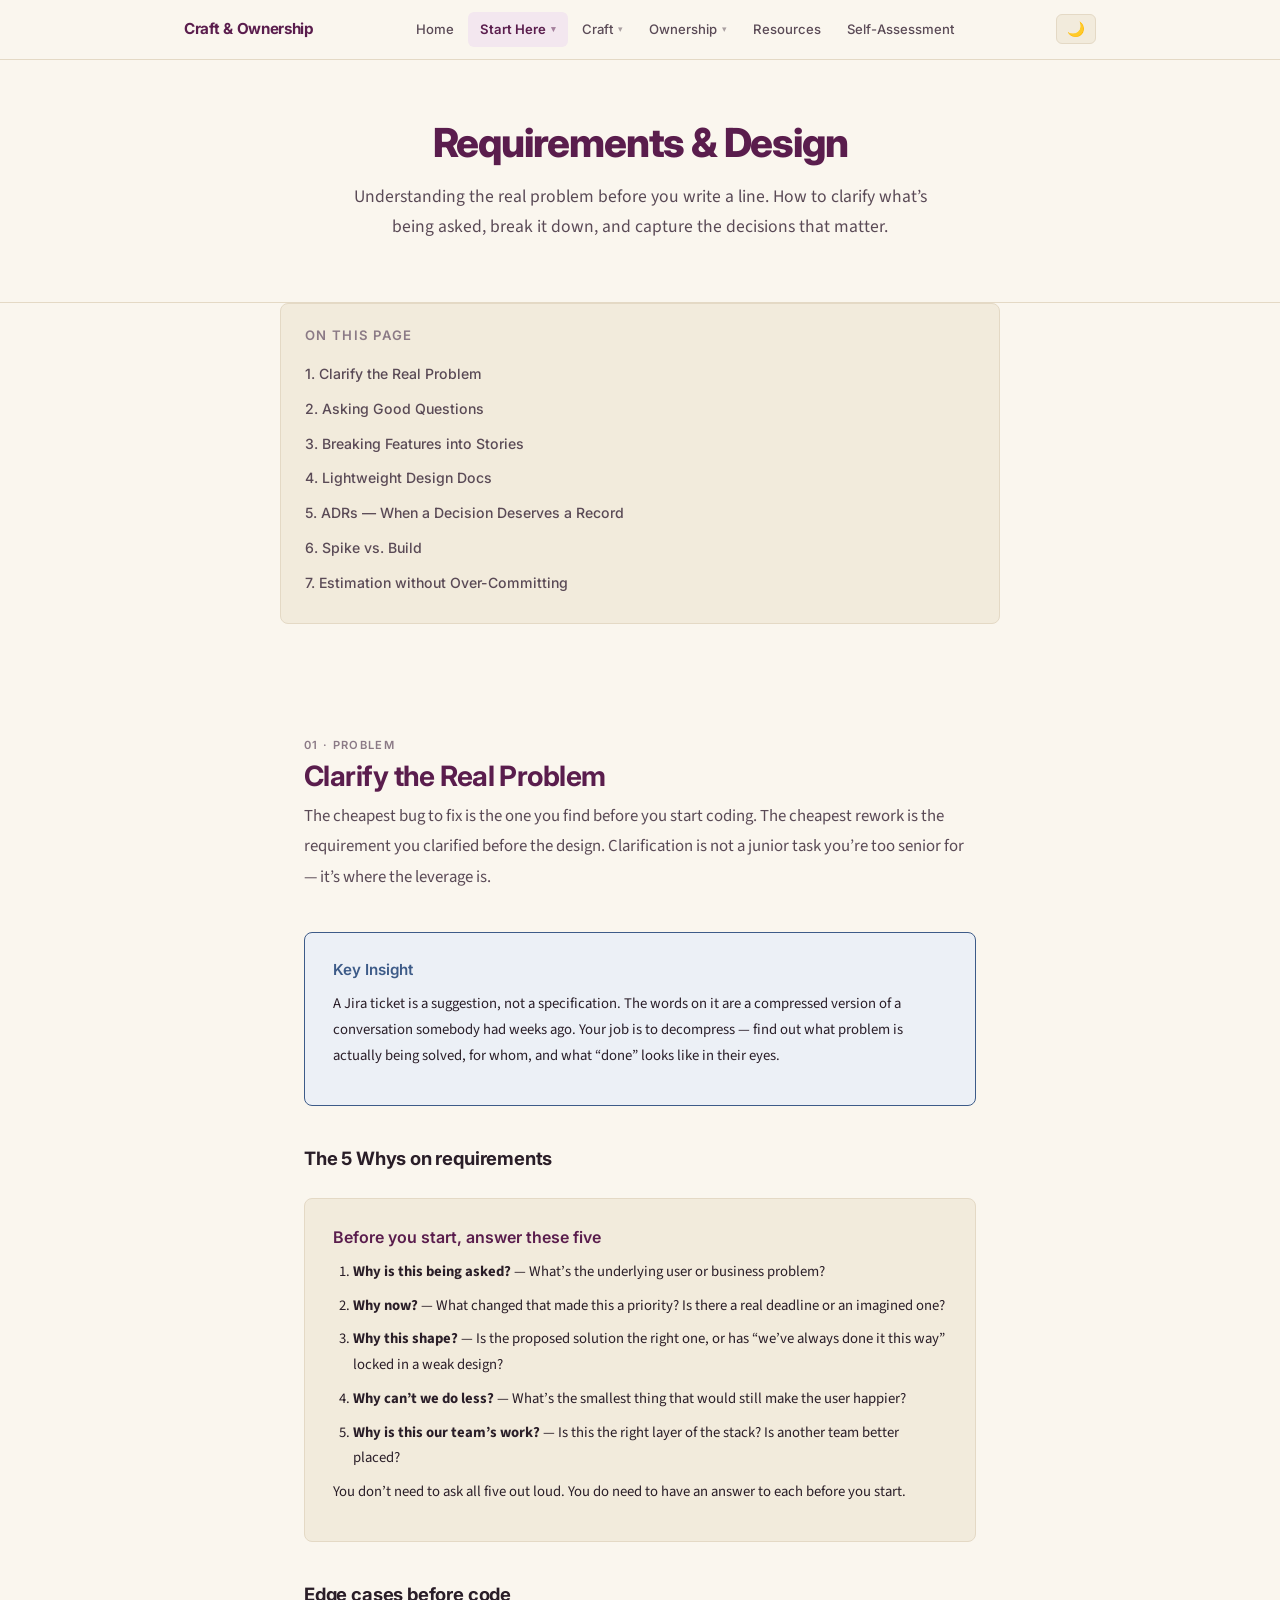
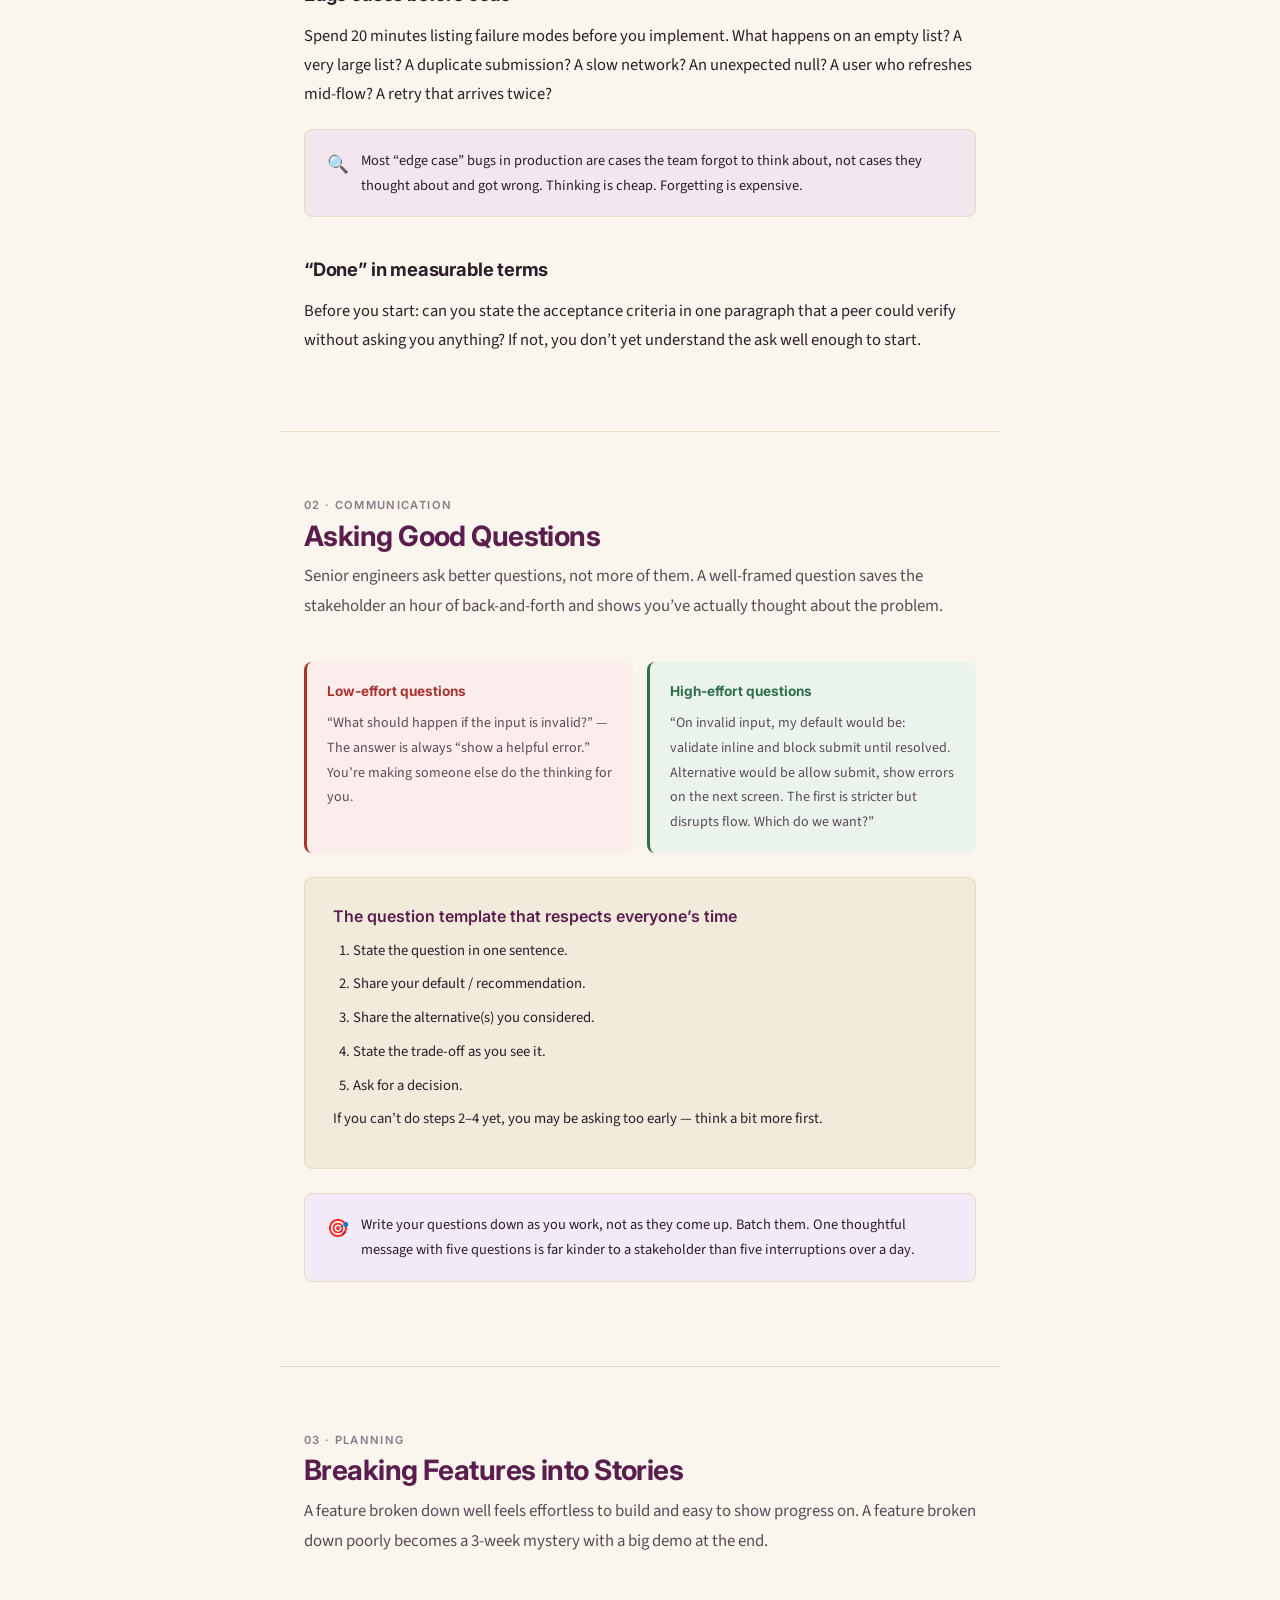
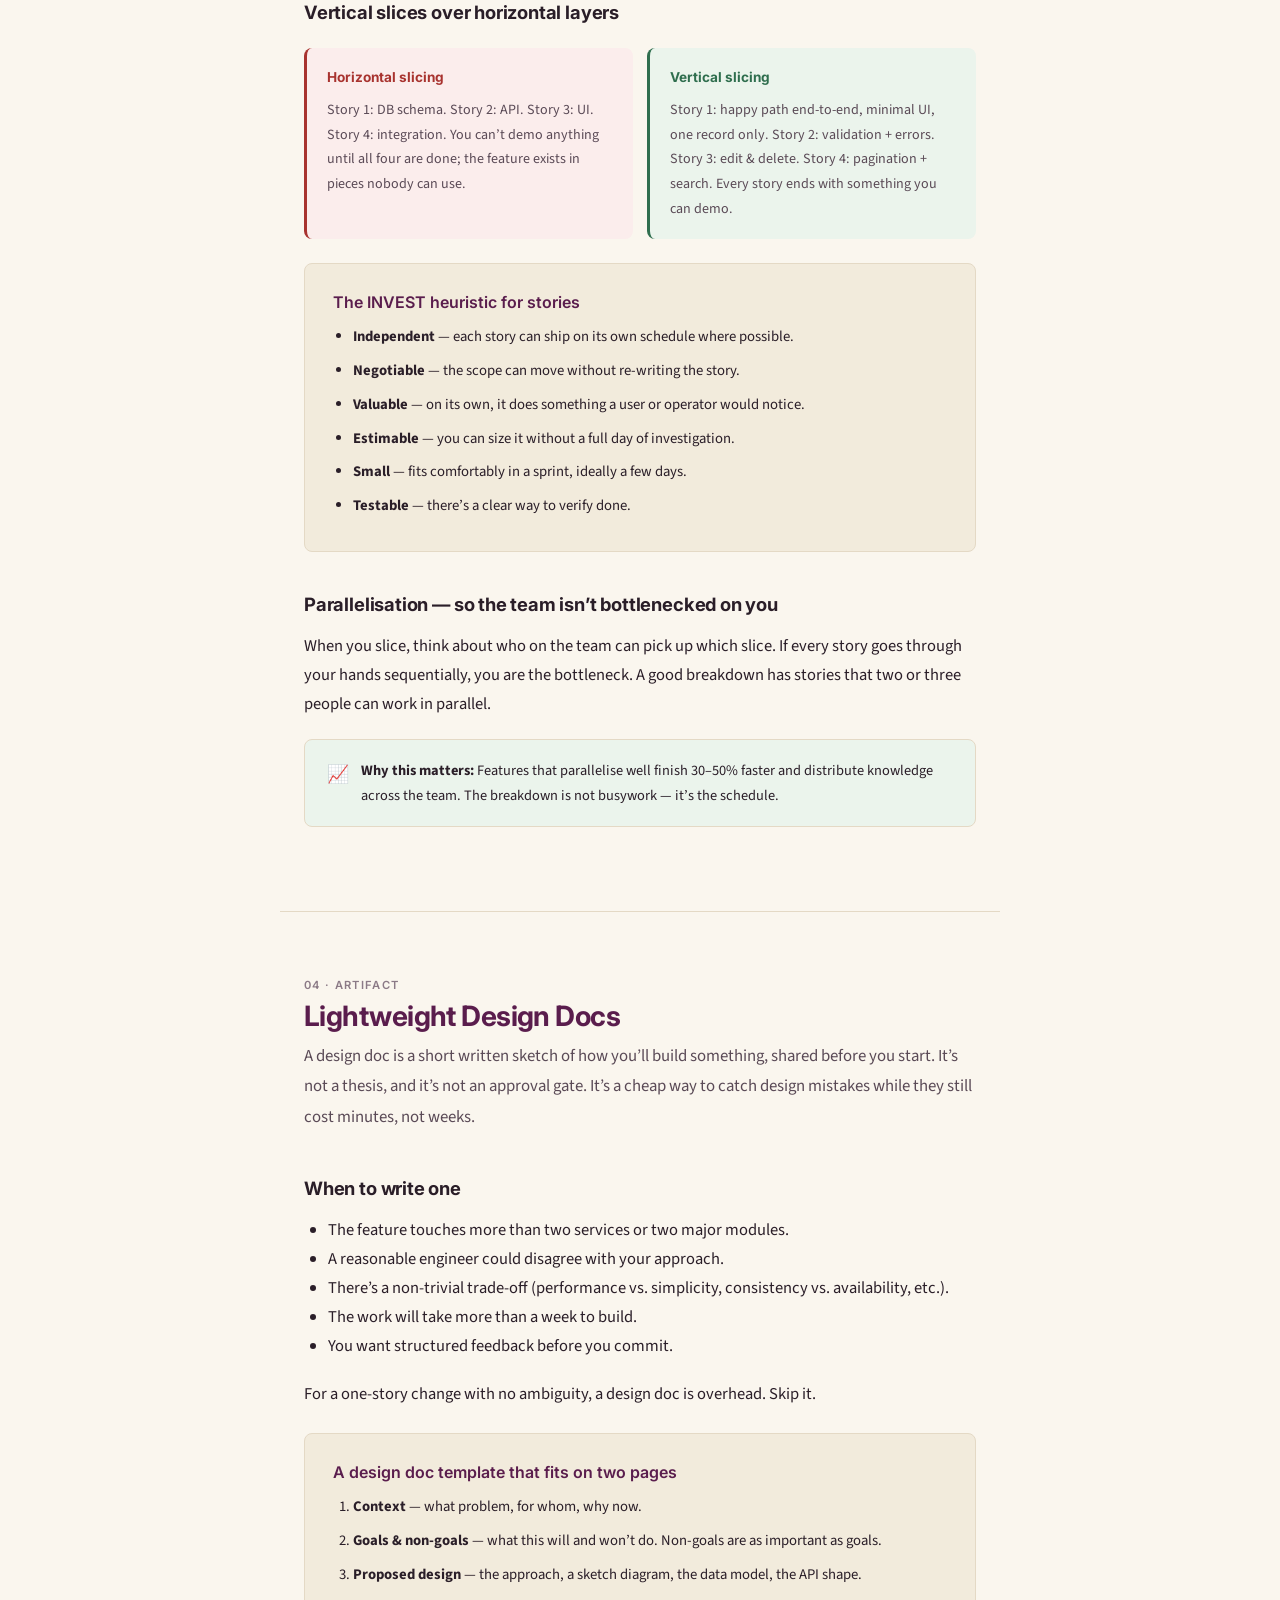
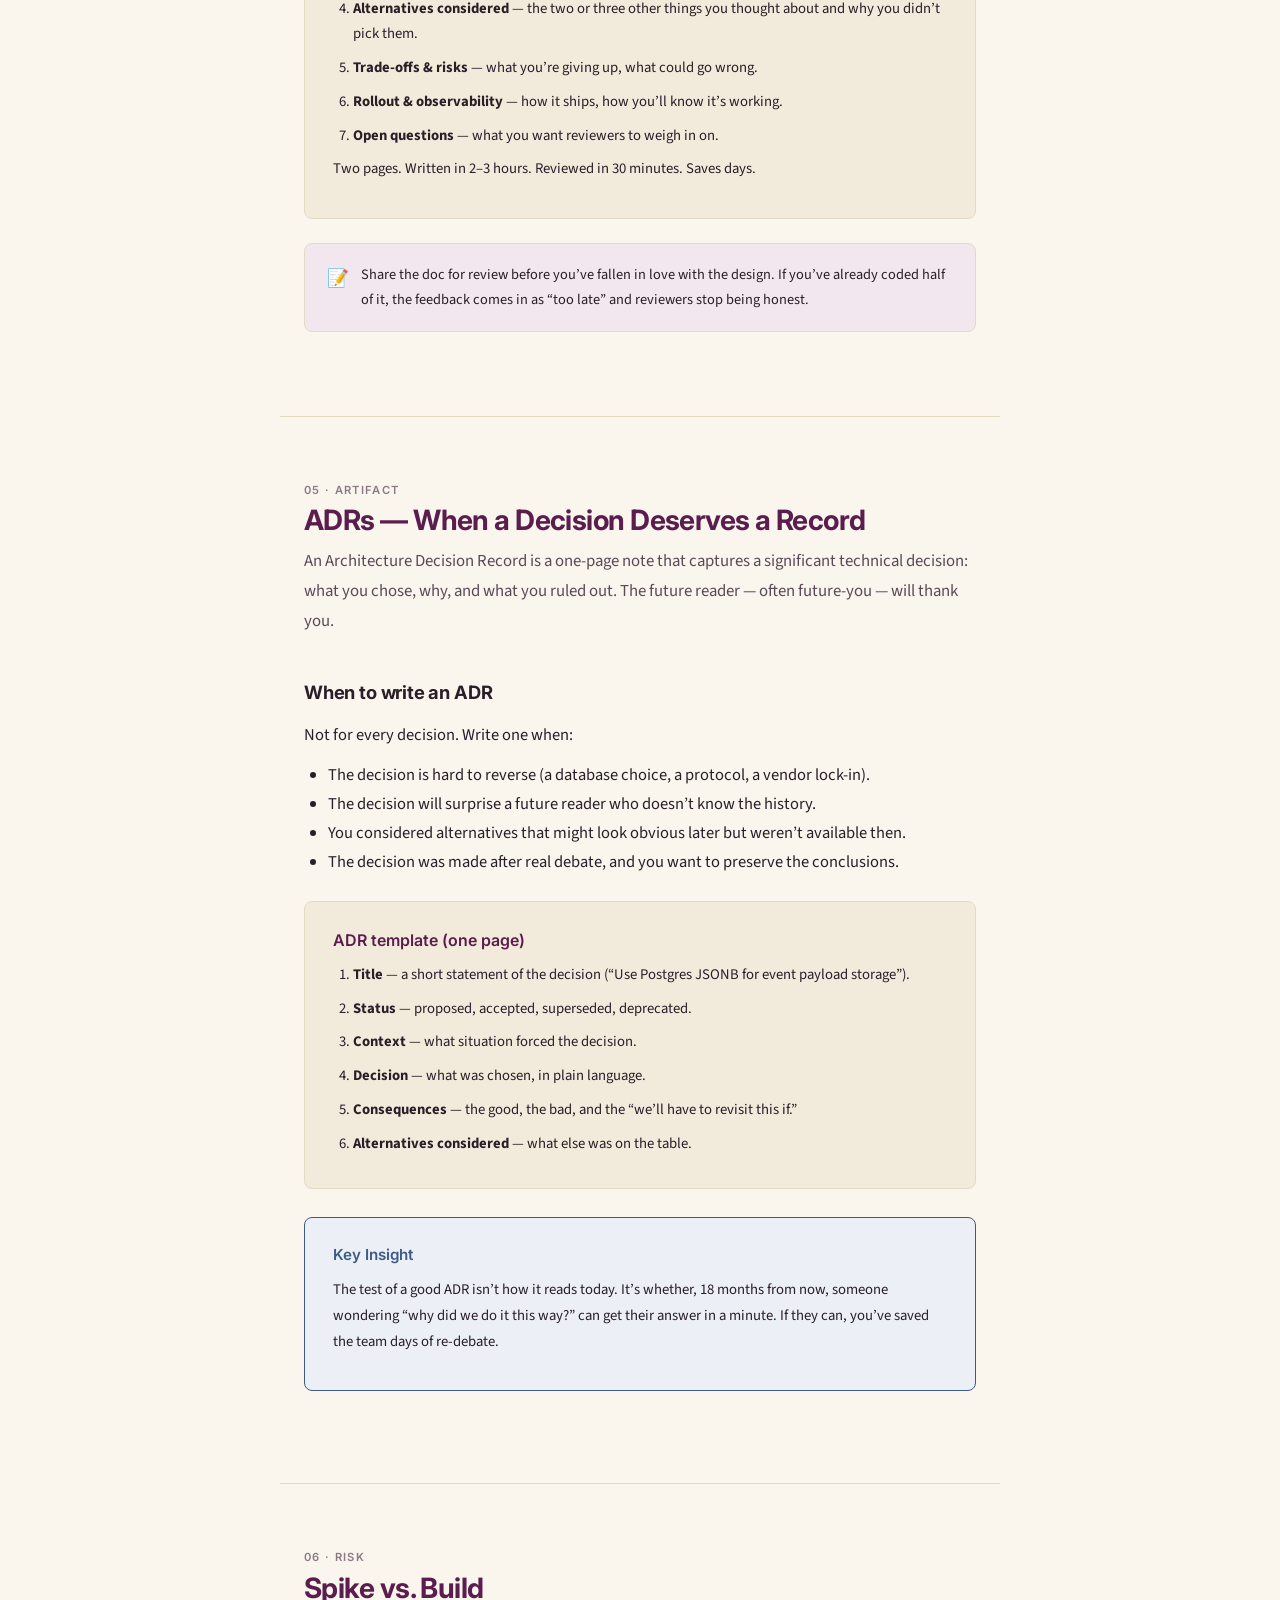
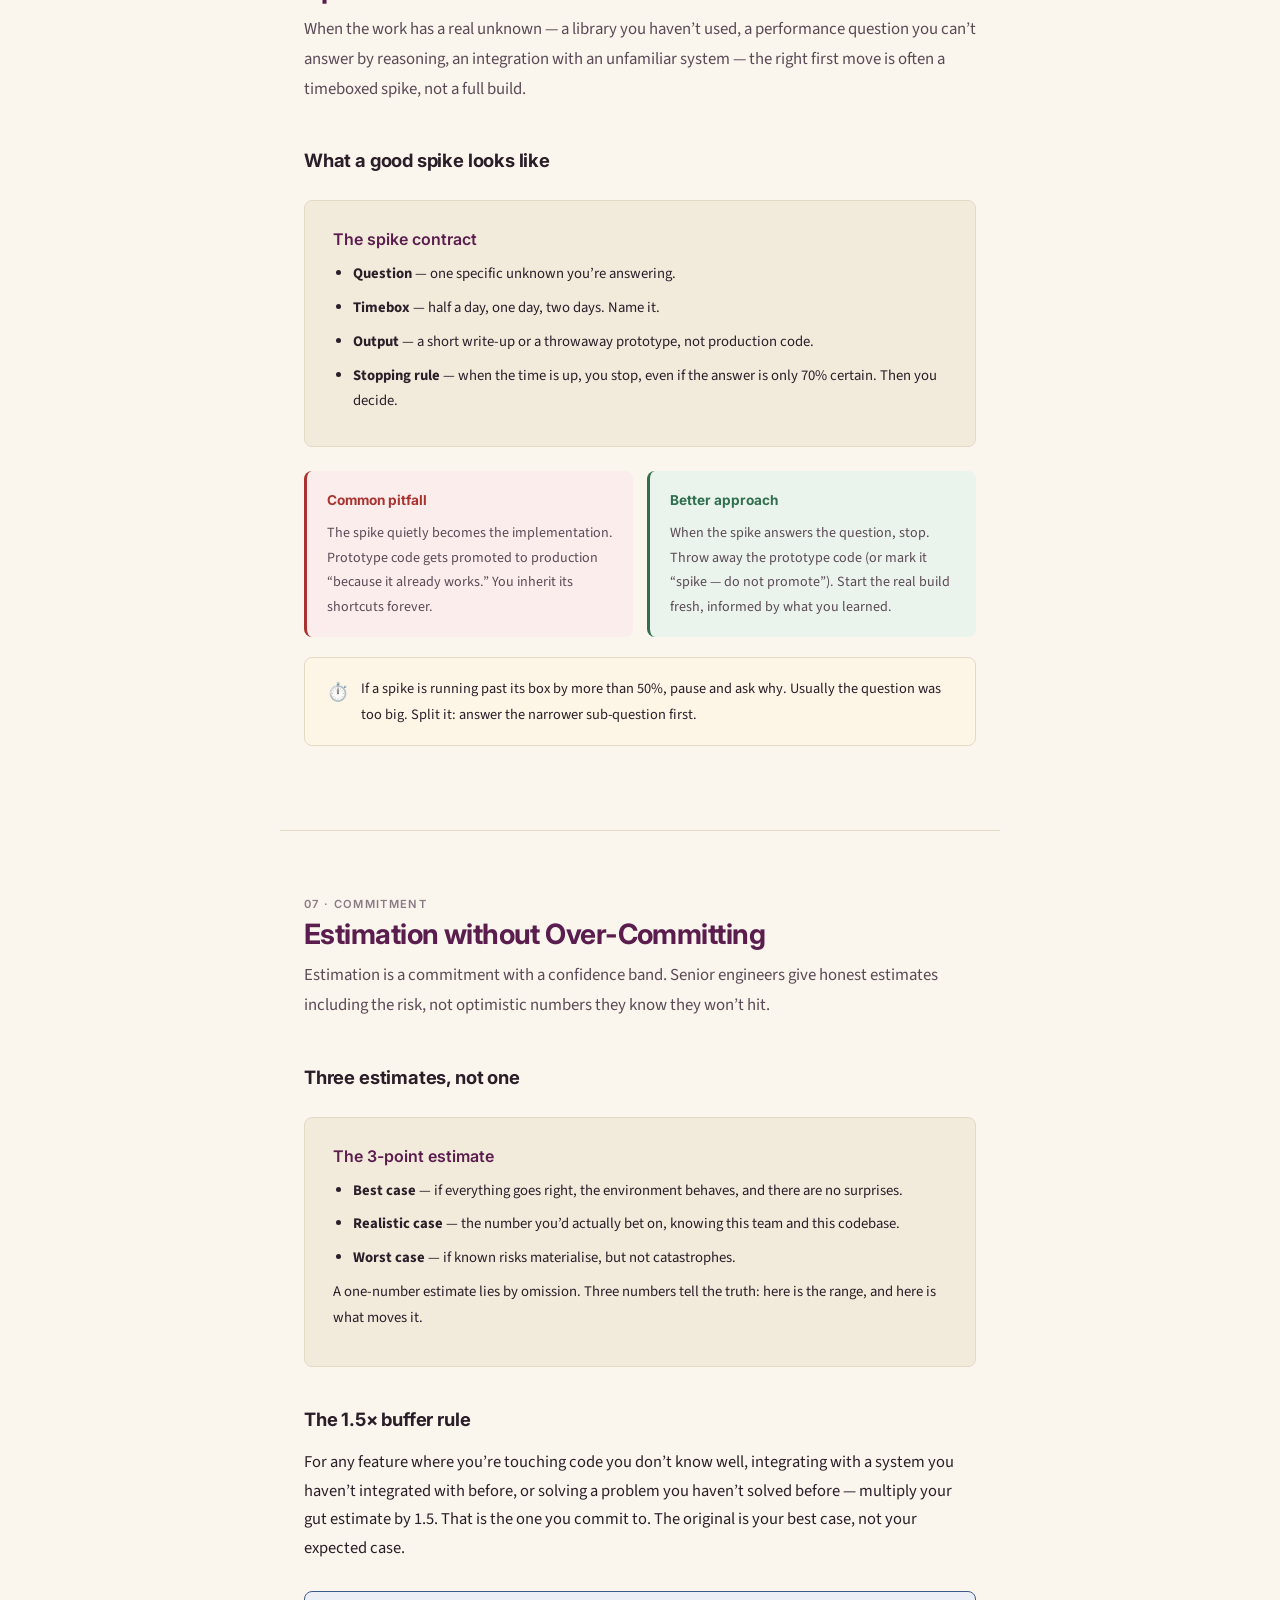
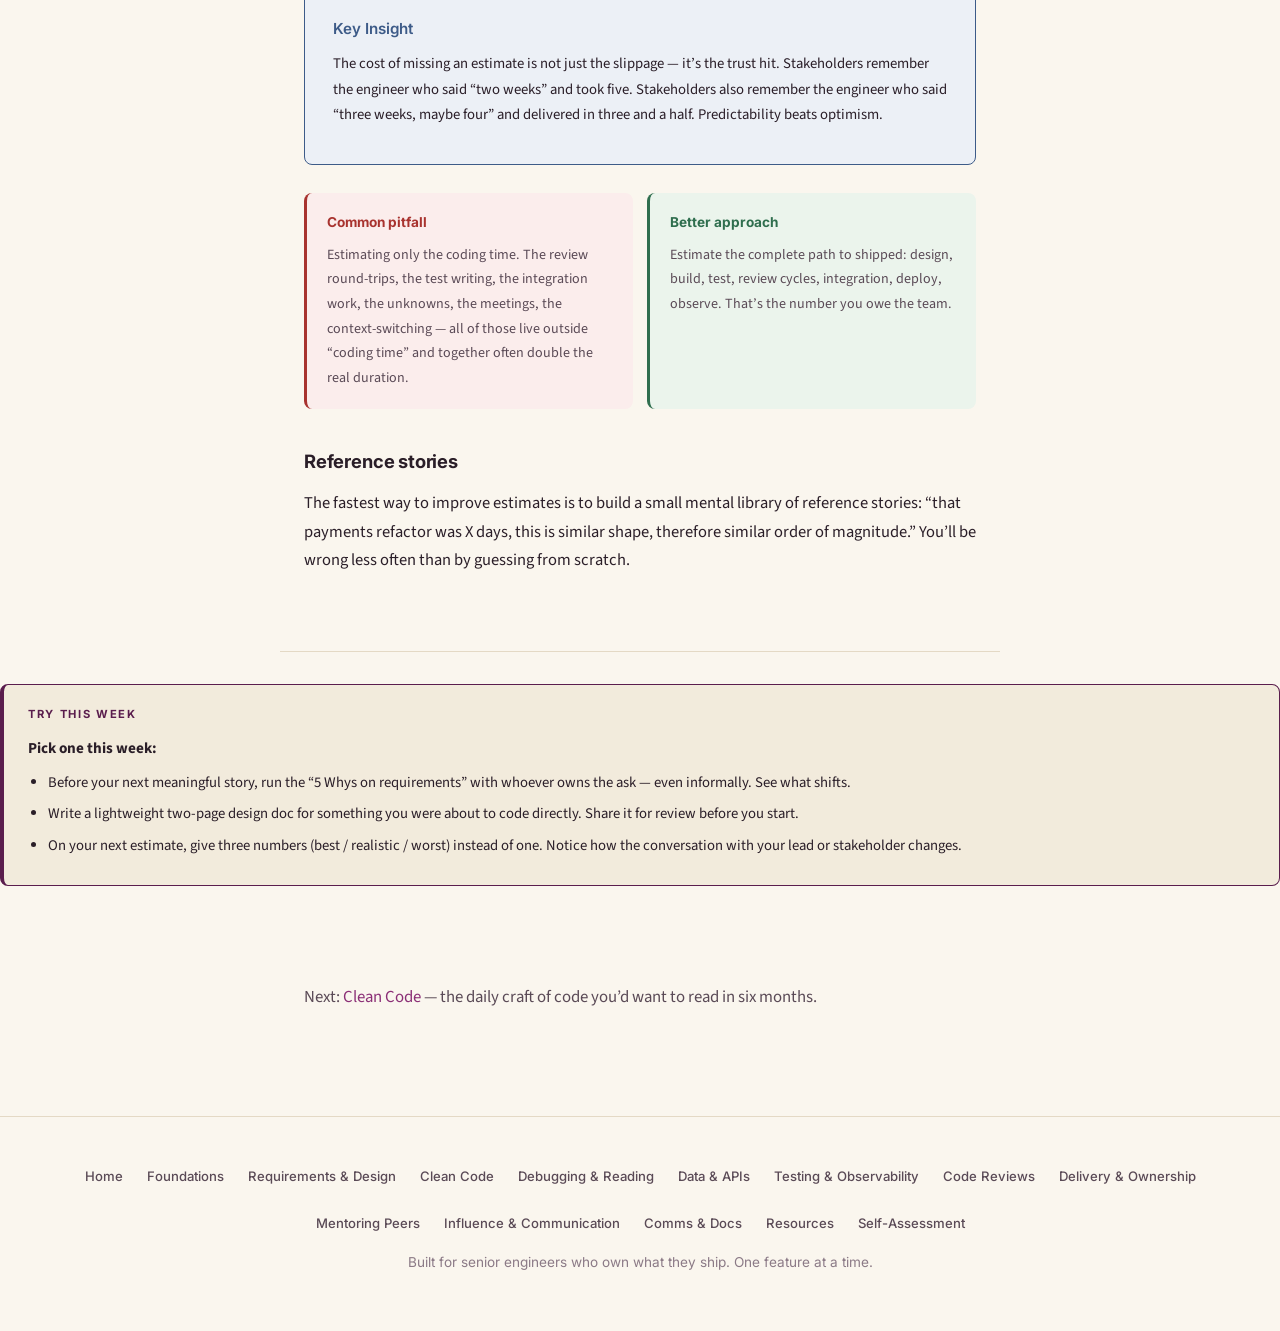
<file: requirements-design.html>
<!DOCTYPE html>
<html lang="en" data-theme="light">
<head>
  <meta charset="UTF-8">
  <meta name="viewport" content="width=device-width, initial-scale=1.0">
  <title>Requirements &amp; Design &mdash; Craft &amp; Ownership</title>
  <link rel="preconnect" href="https://fonts.googleapis.com">
  <link rel="preconnect" href="https://fonts.gstatic.com" crossorigin>
  <link href="https://fonts.googleapis.com/css2?family=Inter:wght@400;500;600;700;800&family=Source+Sans+3:wght@400;500;600;700&display=swap" rel="stylesheet">
  <link rel="stylesheet" href="css/styles.css">
</head>
<body data-current-page="requirements-design.html">

  <nav id="navbar">
    <div class="nav-inner">
      <a href="index.html" class="nav-brand">Craft &amp; Ownership</a>
      <div class="nav-links" id="navLinks">
        <a href="index.html">Home</a>
        <div class="nav-dropdown">
          <button class="nav-dropdown-toggle">Start Here</button>
          <div class="nav-dropdown-menu">
            <a href="foundations.html">Foundations</a>
            <a href="requirements-design.html">Requirements &amp; Design</a>
          </div>
        </div>
        <div class="nav-dropdown">
          <button class="nav-dropdown-toggle">Craft</button>
          <div class="nav-dropdown-menu">
            <a href="clean-code.html">Clean Code</a>
            <a href="debugging-reading.html">Debugging &amp; Reading</a>
            <a href="data-api.html">Data &amp; APIs</a>
            <a href="testing-observability.html">Testing &amp; Observability</a>
            <a href="code-reviews.html">Code Reviews</a>
          </div>
        </div>
        <div class="nav-dropdown">
          <button class="nav-dropdown-toggle">Ownership</button>
          <div class="nav-dropdown-menu">
            <a href="delivery-ownership.html">Delivery &amp; Ownership</a>
            <a href="mentoring-peers.html">Mentoring Peers</a>
            <a href="influence-communication.html">Influence &amp; Communication</a>
            <a href="communication-docs.html">Comms &amp; Docs</a>
          </div>
        </div>
        <a href="resources.html">Resources</a>
        <a href="self-assessment.html">Self-Assessment</a>
      </div>
      <div class="nav-right">
        <button class="theme-toggle" id="themeBtn" onclick="toggleTheme()" aria-label="Toggle dark mode">&#127769;</button>
        <button class="hamburger" onclick="toggleMenu()" aria-label="Open menu">&#9776;</button>
      </div>
    </div>
  </nav>

  <div class="page-header">
    <h1>Requirements &amp; Design</h1>
    <p class="subtitle">Understanding the real problem before you write a line. How to clarify what&rsquo;s being asked, break it down, and capture the decisions that matter.</p>
  </div>

  <section class="page-toc">
    <h4>On This Page</h4>
    <ul>
      <li><a href="#clarify">1. Clarify the Real Problem</a></li>
      <li><a href="#questions">2. Asking Good Questions</a></li>
      <li><a href="#breakdown">3. Breaking Features into Stories</a></li>
      <li><a href="#design-doc">4. Lightweight Design Docs</a></li>
      <li><a href="#adr">5. ADRs &mdash; When a Decision Deserves a Record</a></li>
      <li><a href="#spike">6. Spike vs. Build</a></li>
      <li><a href="#estimation">7. Estimation without Over-Committing</a></li>
    </ul>
  </section>

  <!-- ─── 1. Clarify ─── -->
  <section class="fade-in" id="clarify">
    <span class="section-num">01 &middot; Problem</span>
    <h2>Clarify the Real Problem</h2>
    <p class="section-intro">The cheapest bug to fix is the one you find before you start coding. The cheapest rework is the requirement you clarified before the design. Clarification is not a junior task you&rsquo;re too senior for &mdash; it&rsquo;s where the leverage is.</p>

    <div class="key-insight">
      <h4>Key Insight</h4>
      <p>A Jira ticket is a suggestion, not a specification. The words on it are a compressed version of a conversation somebody had weeks ago. Your job is to decompress &mdash; find out what problem is actually being solved, for whom, and what &ldquo;done&rdquo; looks like in their eyes.</p>
    </div>

    <h3>The 5 Whys on requirements</h3>
    <div class="framework">
      <h4>Before you start, answer these five</h4>
      <ol>
        <li><strong>Why is this being asked?</strong> &mdash; What&rsquo;s the underlying user or business problem?</li>
        <li><strong>Why now?</strong> &mdash; What changed that made this a priority? Is there a real deadline or an imagined one?</li>
        <li><strong>Why this shape?</strong> &mdash; Is the proposed solution the right one, or has &ldquo;we&rsquo;ve always done it this way&rdquo; locked in a weak design?</li>
        <li><strong>Why can&rsquo;t we do less?</strong> &mdash; What&rsquo;s the smallest thing that would still make the user happier?</li>
        <li><strong>Why is this our team&rsquo;s work?</strong> &mdash; Is this the right layer of the stack? Is another team better placed?</li>
      </ol>
      <p>You don&rsquo;t need to ask all five out loud. You do need to have an answer to each before you start.</p>
    </div>

    <h3>Edge cases before code</h3>
    <p>Spend 20 minutes listing failure modes before you implement. What happens on an empty list? A very large list? A duplicate submission? A slow network? An unexpected null? A user who refreshes mid-flow? A retry that arrives twice?</p>

    <div class="tip">
      <span class="tip-icon">&#128269;</span>
      <div>
        <p>Most &ldquo;edge case&rdquo; bugs in production are cases the team forgot to think about, not cases they thought about and got wrong. Thinking is cheap. Forgetting is expensive.</p>
      </div>
    </div>

    <h3>&ldquo;Done&rdquo; in measurable terms</h3>
    <p>Before you start: can you state the acceptance criteria in one paragraph that a peer could verify without asking you anything? If not, you don&rsquo;t yet understand the ask well enough to start.</p>
  </section>

  <div class="section-divider"></div>

  <!-- ─── 2. Questions ─── -->
  <section class="fade-in" id="questions">
    <span class="section-num">02 &middot; Communication</span>
    <h2>Asking Good Questions</h2>
    <p class="section-intro">Senior engineers ask better questions, not more of them. A well-framed question saves the stakeholder an hour of back-and-forth and shows you&rsquo;ve actually thought about the problem.</p>

    <div class="pattern-grid">
      <div class="pitfall">
        <h5>Low-effort questions</h5>
        <p>&ldquo;What should happen if the input is invalid?&rdquo; &mdash; The answer is always &ldquo;show a helpful error.&rdquo; You&rsquo;re making someone else do the thinking for you.</p>
      </div>
      <div class="better">
        <h5>High-effort questions</h5>
        <p>&ldquo;On invalid input, my default would be: validate inline and block submit until resolved. Alternative would be allow submit, show errors on the next screen. The first is stricter but disrupts flow. Which do we want?&rdquo;</p>
      </div>
    </div>

    <div class="framework">
      <h4>The question template that respects everyone&rsquo;s time</h4>
      <ol>
        <li>State the question in one sentence.</li>
        <li>Share your default / recommendation.</li>
        <li>Share the alternative(s) you considered.</li>
        <li>State the trade-off as you see it.</li>
        <li>Ask for a decision.</li>
      </ol>
      <p>If you can&rsquo;t do steps 2&ndash;4 yet, you may be asking too early &mdash; think a bit more first.</p>
    </div>

    <div class="tip purple-tip">
      <span class="tip-icon">&#127919;</span>
      <div>
        <p>Write your questions down as you work, not as they come up. Batch them. One thoughtful message with five questions is far kinder to a stakeholder than five interruptions over a day.</p>
      </div>
    </div>
  </section>

  <div class="section-divider"></div>

  <!-- ─── 3. Breakdown ─── -->
  <section class="fade-in" id="breakdown">
    <span class="section-num">03 &middot; Planning</span>
    <h2>Breaking Features into Stories</h2>
    <p class="section-intro">A feature broken down well feels effortless to build and easy to show progress on. A feature broken down poorly becomes a 3-week mystery with a big demo at the end.</p>

    <h3>Vertical slices over horizontal layers</h3>
    <div class="pattern-grid">
      <div class="pitfall">
        <h5>Horizontal slicing</h5>
        <p>Story 1: DB schema. Story 2: API. Story 3: UI. Story 4: integration. You can&rsquo;t demo anything until all four are done; the feature exists in pieces nobody can use.</p>
      </div>
      <div class="better">
        <h5>Vertical slicing</h5>
        <p>Story 1: happy path end-to-end, minimal UI, one record only. Story 2: validation + errors. Story 3: edit &amp; delete. Story 4: pagination + search. Every story ends with something you can demo.</p>
      </div>
    </div>

    <div class="framework">
      <h4>The INVEST heuristic for stories</h4>
      <ul>
        <li><strong>Independent</strong> &mdash; each story can ship on its own schedule where possible.</li>
        <li><strong>Negotiable</strong> &mdash; the scope can move without re-writing the story.</li>
        <li><strong>Valuable</strong> &mdash; on its own, it does something a user or operator would notice.</li>
        <li><strong>Estimable</strong> &mdash; you can size it without a full day of investigation.</li>
        <li><strong>Small</strong> &mdash; fits comfortably in a sprint, ideally a few days.</li>
        <li><strong>Testable</strong> &mdash; there&rsquo;s a clear way to verify done.</li>
      </ul>
    </div>

    <h3>Parallelisation &mdash; so the team isn&rsquo;t bottlenecked on you</h3>
    <p>When you slice, think about who on the team can pick up which slice. If every story goes through your hands sequentially, you are the bottleneck. A good breakdown has stories that two or three people can work in parallel.</p>

    <div class="tip success-tip">
      <span class="tip-icon">&#128200;</span>
      <div>
        <p><strong>Why this matters:</strong> Features that parallelise well finish 30&ndash;50% faster and distribute knowledge across the team. The breakdown is not busywork &mdash; it&rsquo;s the schedule.</p>
      </div>
    </div>
  </section>

  <div class="section-divider"></div>

  <!-- ─── 4. Design Doc ─── -->
  <section class="fade-in" id="design-doc">
    <span class="section-num">04 &middot; Artifact</span>
    <h2>Lightweight Design Docs</h2>
    <p class="section-intro">A design doc is a short written sketch of how you&rsquo;ll build something, shared before you start. It&rsquo;s not a thesis, and it&rsquo;s not an approval gate. It&rsquo;s a cheap way to catch design mistakes while they still cost minutes, not weeks.</p>

    <h3>When to write one</h3>
    <ul style="margin:0 0 20px 24px;">
      <li>The feature touches more than two services or two major modules.</li>
      <li>A reasonable engineer could disagree with your approach.</li>
      <li>There&rsquo;s a non-trivial trade-off (performance vs. simplicity, consistency vs. availability, etc.).</li>
      <li>The work will take more than a week to build.</li>
      <li>You want structured feedback before you commit.</li>
    </ul>
    <p>For a one-story change with no ambiguity, a design doc is overhead. Skip it.</p>

    <div class="framework">
      <h4>A design doc template that fits on two pages</h4>
      <ol>
        <li><strong>Context</strong> &mdash; what problem, for whom, why now.</li>
        <li><strong>Goals &amp; non-goals</strong> &mdash; what this will and won&rsquo;t do. Non-goals are as important as goals.</li>
        <li><strong>Proposed design</strong> &mdash; the approach, a sketch diagram, the data model, the API shape.</li>
        <li><strong>Alternatives considered</strong> &mdash; the two or three other things you thought about and why you didn&rsquo;t pick them.</li>
        <li><strong>Trade-offs &amp; risks</strong> &mdash; what you&rsquo;re giving up, what could go wrong.</li>
        <li><strong>Rollout &amp; observability</strong> &mdash; how it ships, how you&rsquo;ll know it&rsquo;s working.</li>
        <li><strong>Open questions</strong> &mdash; what you want reviewers to weigh in on.</li>
      </ol>
      <p>Two pages. Written in 2&ndash;3 hours. Reviewed in 30 minutes. Saves days.</p>
    </div>

    <div class="tip">
      <span class="tip-icon">&#128221;</span>
      <div>
        <p>Share the doc for review before you&rsquo;ve fallen in love with the design. If you&rsquo;ve already coded half of it, the feedback comes in as &ldquo;too late&rdquo; and reviewers stop being honest.</p>
      </div>
    </div>
  </section>

  <div class="section-divider"></div>

  <!-- ─── 5. ADR ─── -->
  <section class="fade-in" id="adr">
    <span class="section-num">05 &middot; Artifact</span>
    <h2>ADRs &mdash; When a Decision Deserves a Record</h2>
    <p class="section-intro">An Architecture Decision Record is a one-page note that captures a significant technical decision: what you chose, why, and what you ruled out. The future reader &mdash; often future-you &mdash; will thank you.</p>

    <h3>When to write an ADR</h3>
    <p>Not for every decision. Write one when:</p>
    <ul style="margin:0 0 20px 24px;">
      <li>The decision is hard to reverse (a database choice, a protocol, a vendor lock-in).</li>
      <li>The decision will surprise a future reader who doesn&rsquo;t know the history.</li>
      <li>You considered alternatives that might look obvious later but weren&rsquo;t available then.</li>
      <li>The decision was made after real debate, and you want to preserve the conclusions.</li>
    </ul>

    <div class="framework">
      <h4>ADR template (one page)</h4>
      <ol>
        <li><strong>Title</strong> &mdash; a short statement of the decision (&ldquo;Use Postgres JSONB for event payload storage&rdquo;).</li>
        <li><strong>Status</strong> &mdash; proposed, accepted, superseded, deprecated.</li>
        <li><strong>Context</strong> &mdash; what situation forced the decision.</li>
        <li><strong>Decision</strong> &mdash; what was chosen, in plain language.</li>
        <li><strong>Consequences</strong> &mdash; the good, the bad, and the &ldquo;we&rsquo;ll have to revisit this if.&rdquo;</li>
        <li><strong>Alternatives considered</strong> &mdash; what else was on the table.</li>
      </ol>
    </div>

    <div class="key-insight">
      <h4>Key Insight</h4>
      <p>The test of a good ADR isn&rsquo;t how it reads today. It&rsquo;s whether, 18 months from now, someone wondering &ldquo;why did we do it this way?&rdquo; can get their answer in a minute. If they can, you&rsquo;ve saved the team days of re-debate.</p>
    </div>
  </section>

  <div class="section-divider"></div>

  <!-- ─── 6. Spike ─── -->
  <section class="fade-in" id="spike">
    <span class="section-num">06 &middot; Risk</span>
    <h2>Spike vs. Build</h2>
    <p class="section-intro">When the work has a real unknown &mdash; a library you haven&rsquo;t used, a performance question you can&rsquo;t answer by reasoning, an integration with an unfamiliar system &mdash; the right first move is often a timeboxed spike, not a full build.</p>

    <h3>What a good spike looks like</h3>
    <div class="framework">
      <h4>The spike contract</h4>
      <ul>
        <li><strong>Question</strong> &mdash; one specific unknown you&rsquo;re answering.</li>
        <li><strong>Timebox</strong> &mdash; half a day, one day, two days. Name it.</li>
        <li><strong>Output</strong> &mdash; a short write-up or a throwaway prototype, not production code.</li>
        <li><strong>Stopping rule</strong> &mdash; when the time is up, you stop, even if the answer is only 70% certain. Then you decide.</li>
      </ul>
    </div>

    <div class="pattern-grid">
      <div class="pitfall">
        <h5>Common pitfall</h5>
        <p>The spike quietly becomes the implementation. Prototype code gets promoted to production &ldquo;because it already works.&rdquo; You inherit its shortcuts forever.</p>
      </div>
      <div class="better">
        <h5>Better approach</h5>
        <p>When the spike answers the question, stop. Throw away the prototype code (or mark it &ldquo;spike &mdash; do not promote&rdquo;). Start the real build fresh, informed by what you learned.</p>
      </div>
    </div>

    <div class="tip warning-tip">
      <span class="tip-icon">&#9201;&#65039;</span>
      <div>
        <p>If a spike is running past its box by more than 50%, pause and ask why. Usually the question was too big. Split it: answer the narrower sub-question first.</p>
      </div>
    </div>
  </section>

  <div class="section-divider"></div>

  <!-- ─── 7. Estimation ─── -->
  <section class="fade-in" id="estimation">
    <span class="section-num">07 &middot; Commitment</span>
    <h2>Estimation without Over-Committing</h2>
    <p class="section-intro">Estimation is a commitment with a confidence band. Senior engineers give honest estimates including the risk, not optimistic numbers they know they won&rsquo;t hit.</p>

    <h3>Three estimates, not one</h3>
    <div class="framework">
      <h4>The 3-point estimate</h4>
      <ul>
        <li><strong>Best case</strong> &mdash; if everything goes right, the environment behaves, and there are no surprises.</li>
        <li><strong>Realistic case</strong> &mdash; the number you&rsquo;d actually bet on, knowing this team and this codebase.</li>
        <li><strong>Worst case</strong> &mdash; if known risks materialise, but not catastrophes.</li>
      </ul>
      <p>A one-number estimate lies by omission. Three numbers tell the truth: here is the range, and here is what moves it.</p>
    </div>

    <h3>The 1.5&times; buffer rule</h3>
    <p>For any feature where you&rsquo;re touching code you don&rsquo;t know well, integrating with a system you haven&rsquo;t integrated with before, or solving a problem you haven&rsquo;t solved before &mdash; multiply your gut estimate by 1.5. That is the one you commit to. The original is your best case, not your expected case.</p>

    <div class="key-insight">
      <h4>Key Insight</h4>
      <p>The cost of missing an estimate is not just the slippage &mdash; it&rsquo;s the trust hit. Stakeholders remember the engineer who said &ldquo;two weeks&rdquo; and took five. Stakeholders also remember the engineer who said &ldquo;three weeks, maybe four&rdquo; and delivered in three and a half. Predictability beats optimism.</p>
    </div>

    <div class="pattern-grid">
      <div class="pitfall">
        <h5>Common pitfall</h5>
        <p>Estimating only the coding time. The review round-trips, the test writing, the integration work, the unknowns, the meetings, the context-switching &mdash; all of those live outside &ldquo;coding time&rdquo; and together often double the real duration.</p>
      </div>
      <div class="better">
        <h5>Better approach</h5>
        <p>Estimate the complete path to shipped: design, build, test, review cycles, integration, deploy, observe. That&rsquo;s the number you owe the team.</p>
      </div>
    </div>

    <h3>Reference stories</h3>
    <p>The fastest way to improve estimates is to build a small mental library of reference stories: &ldquo;that payments refactor was X days, this is similar shape, therefore similar order of magnitude.&rdquo; You&rsquo;ll be wrong less often than by guessing from scratch.</p>
  </section>

  <div class="section-divider"></div>

  <div class="try-this">
    <p><strong>Pick one this week:</strong></p>
    <ul>
      <li>Before your next meaningful story, run the &ldquo;5 Whys on requirements&rdquo; with whoever owns the ask &mdash; even informally. See what shifts.</li>
      <li>Write a lightweight two-page design doc for something you were about to code directly. Share it for review before you start.</li>
      <li>On your next estimate, give three numbers (best / realistic / worst) instead of one. Notice how the conversation with your lead or stakeholder changes.</li>
    </ul>
  </div>

  <section class="fade-in">
    <p class="section-intro">Next: <a href="clean-code.html">Clean Code</a> &mdash; the daily craft of code you&rsquo;d want to read in six months.</p>
  </section>

  <footer>
    <div class="footer-links">
      <a href="index.html">Home</a>
      <a href="foundations.html">Foundations</a>
      <a href="requirements-design.html">Requirements &amp; Design</a>
      <a href="clean-code.html">Clean Code</a>
      <a href="debugging-reading.html">Debugging &amp; Reading</a>
      <a href="data-api.html">Data &amp; APIs</a>
      <a href="testing-observability.html">Testing &amp; Observability</a>
      <a href="code-reviews.html">Code Reviews</a>
      <a href="delivery-ownership.html">Delivery &amp; Ownership</a>
      <a href="mentoring-peers.html">Mentoring Peers</a>
      <a href="influence-communication.html">Influence &amp; Communication</a>
      <a href="communication-docs.html">Comms &amp; Docs</a>
      <a href="resources.html">Resources</a>
      <a href="self-assessment.html">Self-Assessment</a>
    </div>
    <p>Built for senior engineers who own what they ship. One feature at a time.</p>
  </footer>

  <script src="js/script.js"></script>
</body>
</html>
</file>
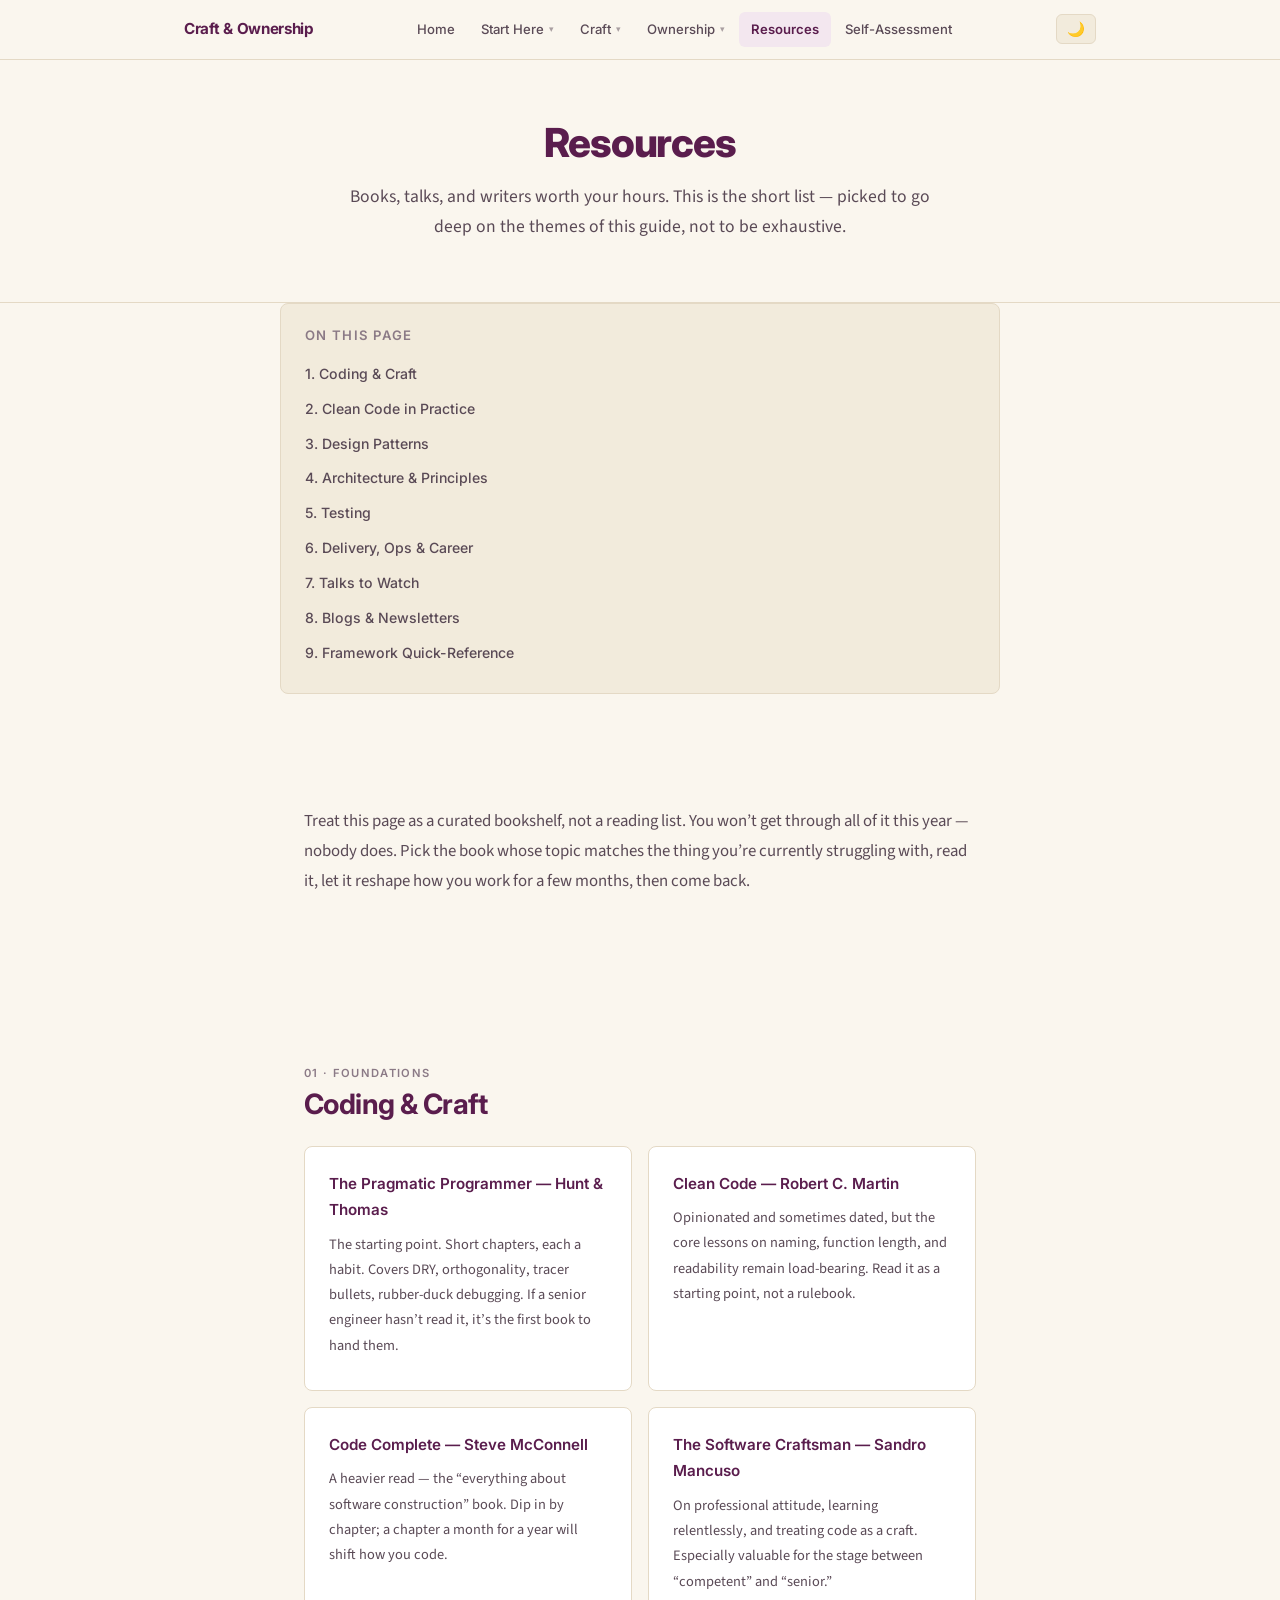
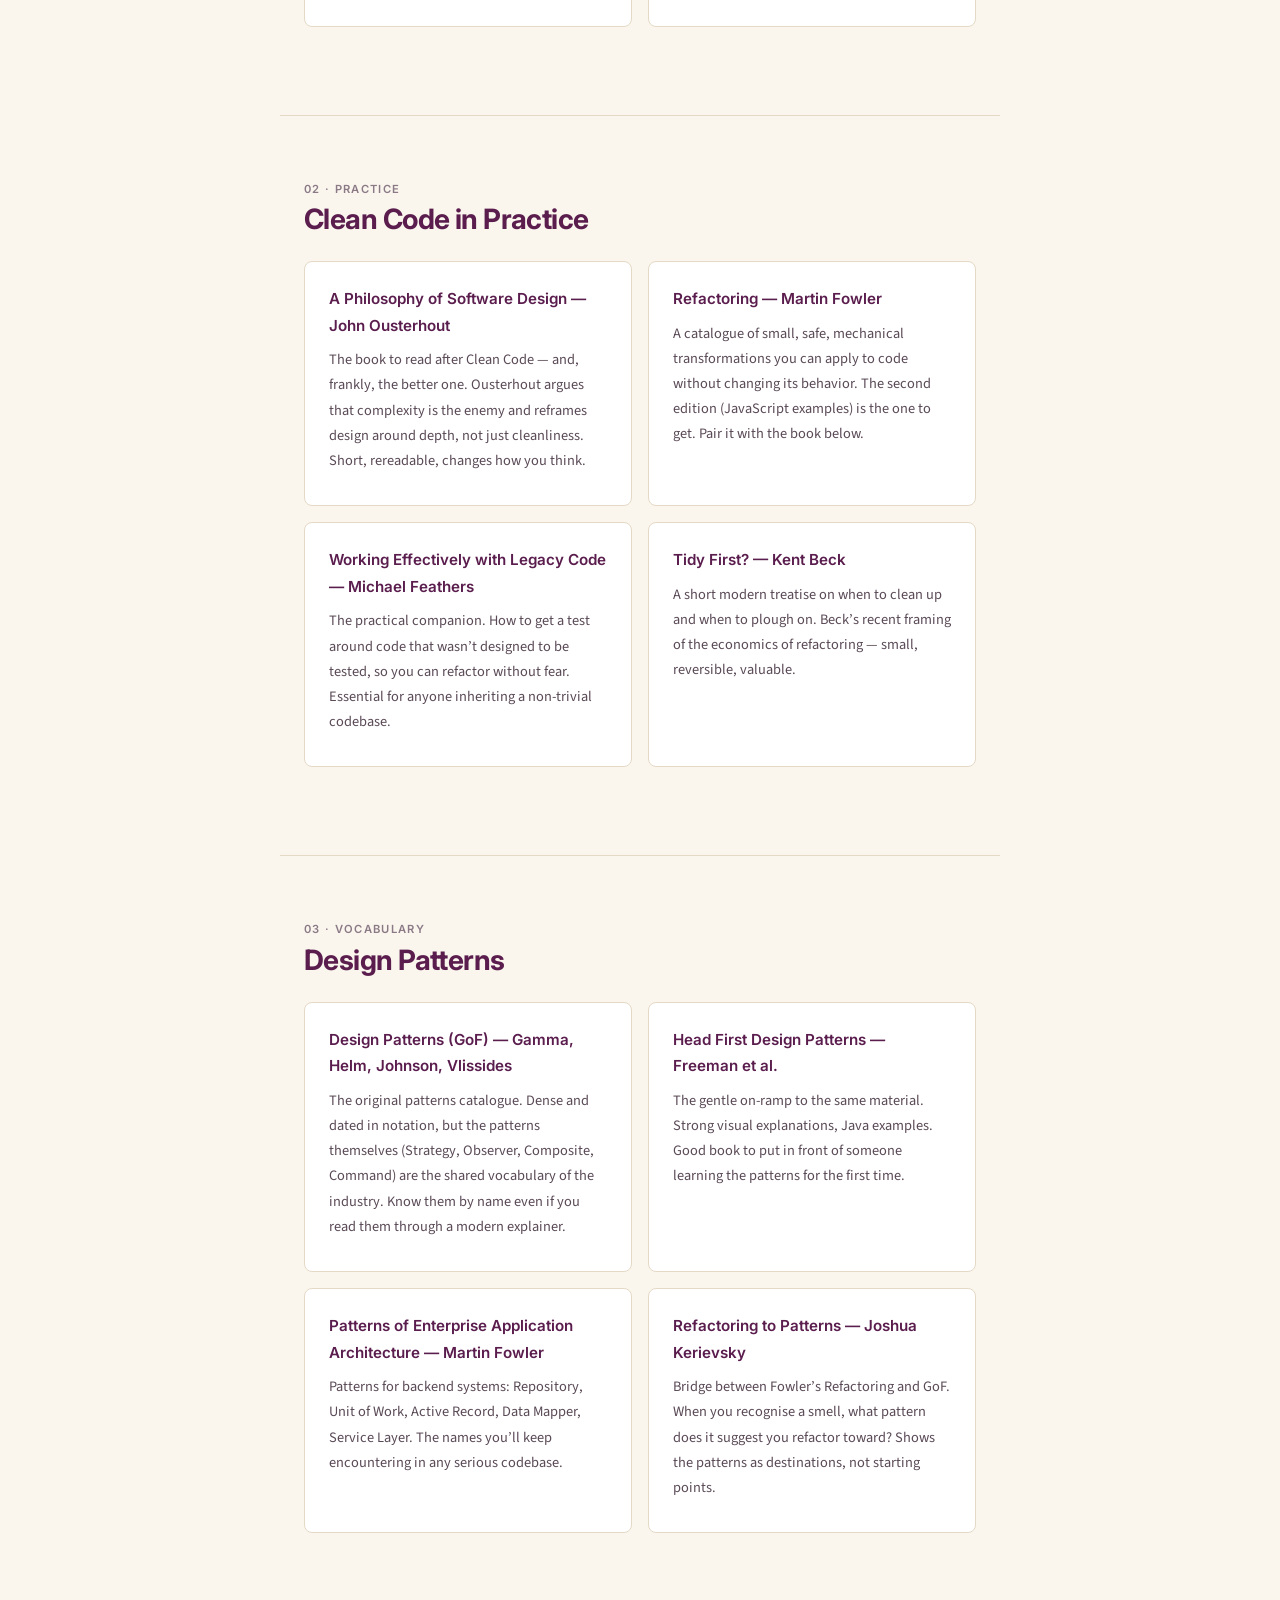
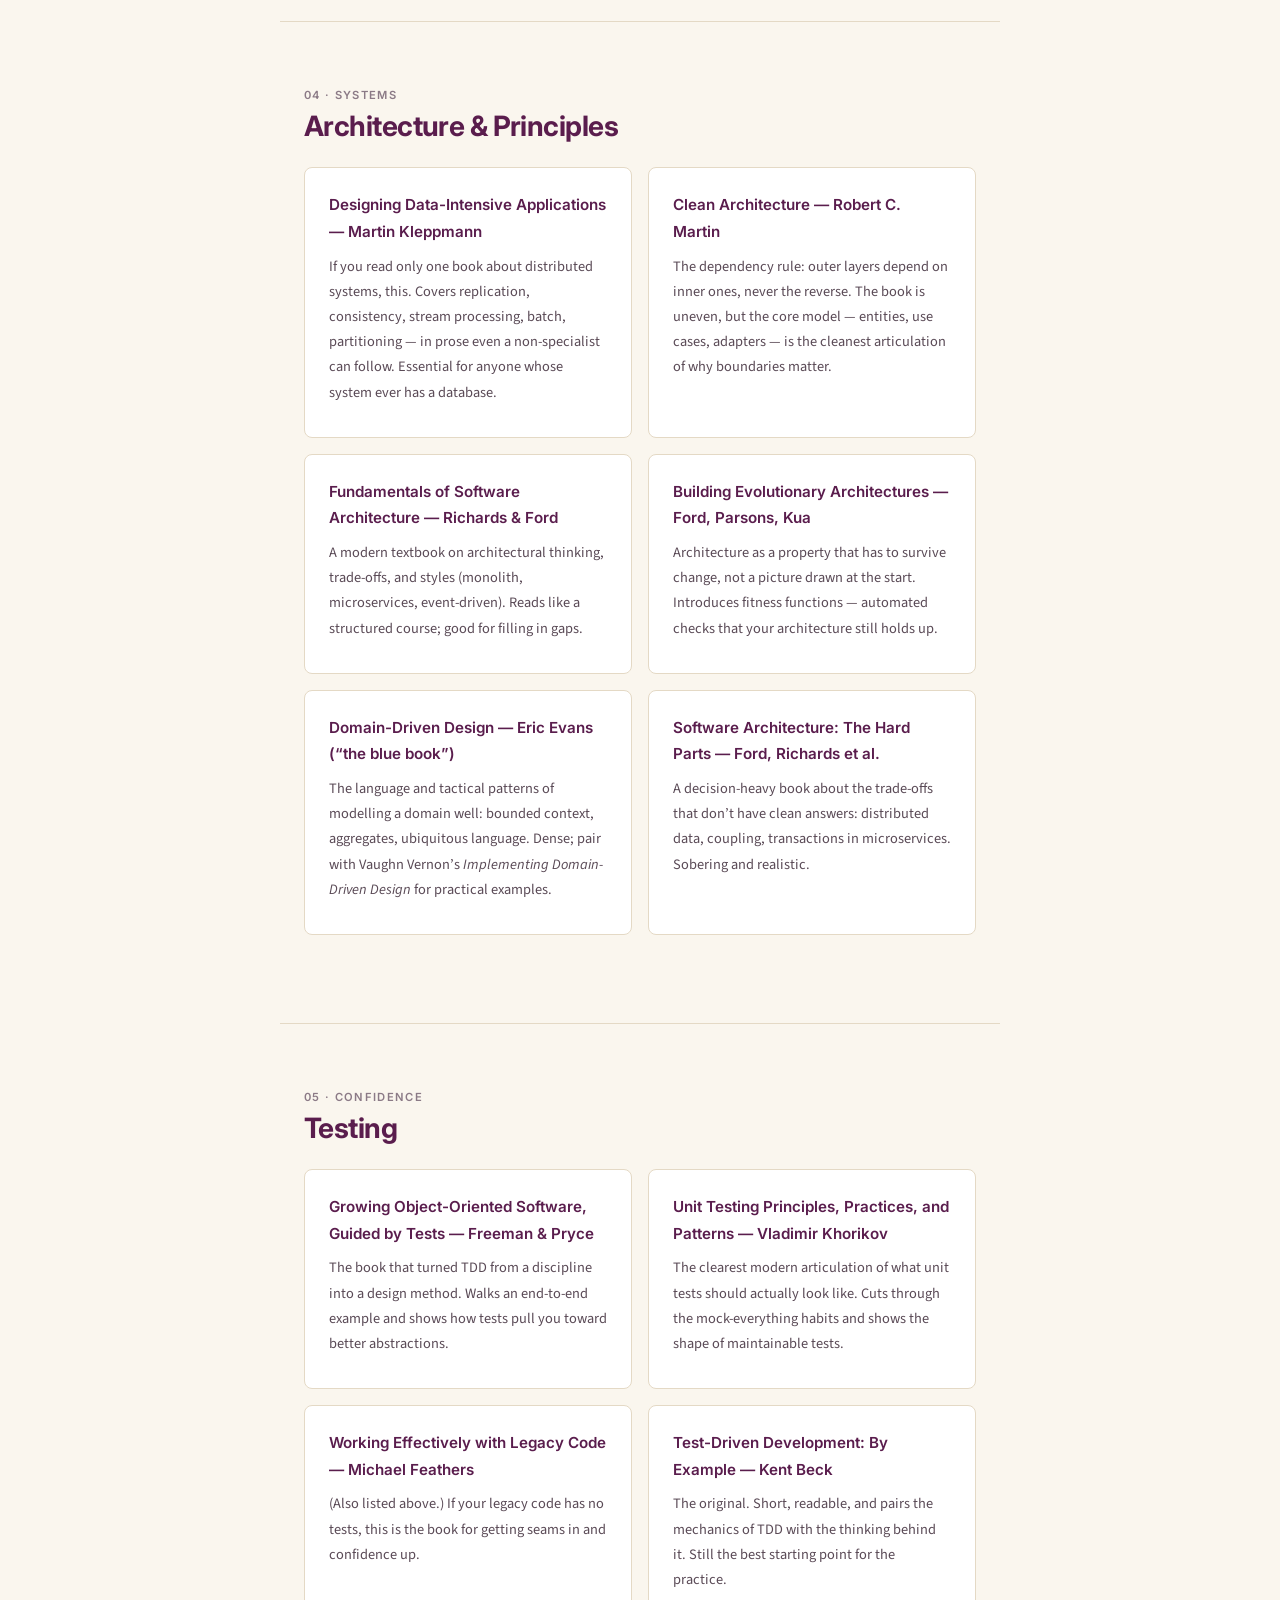
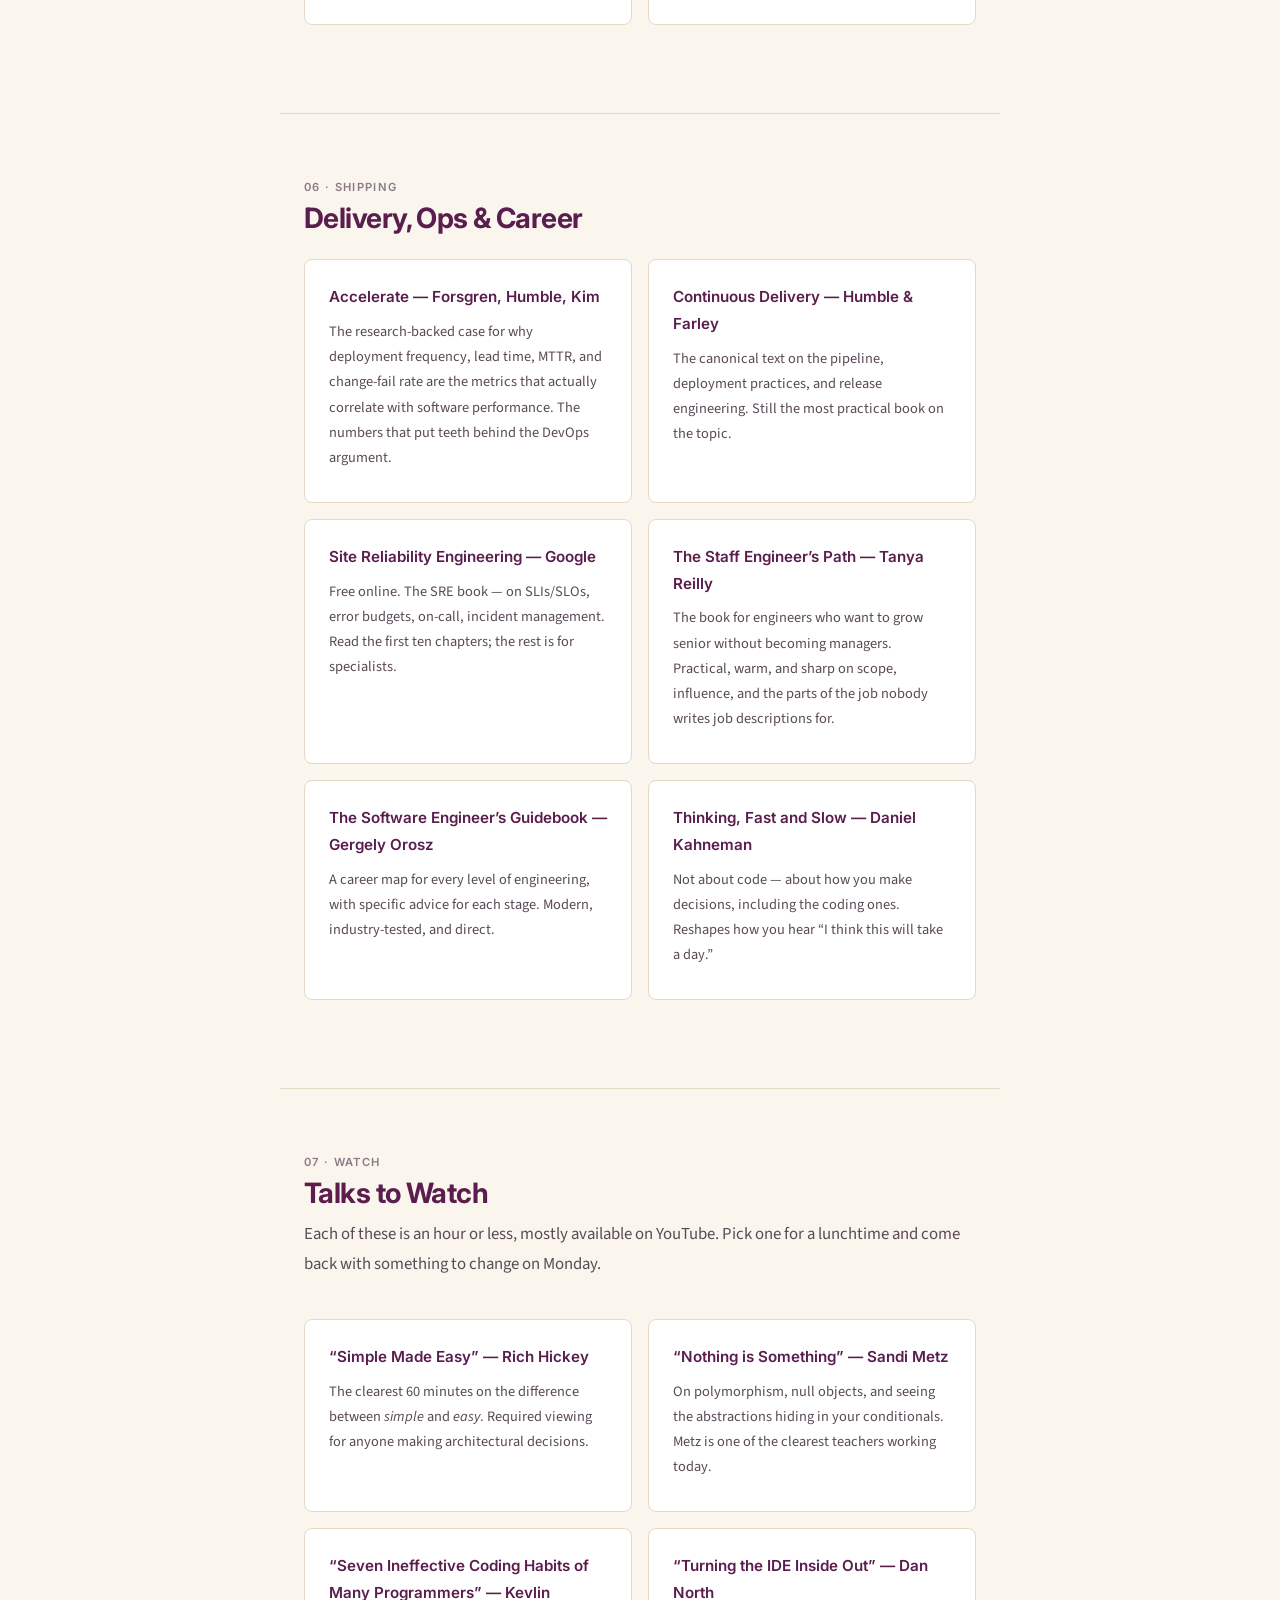
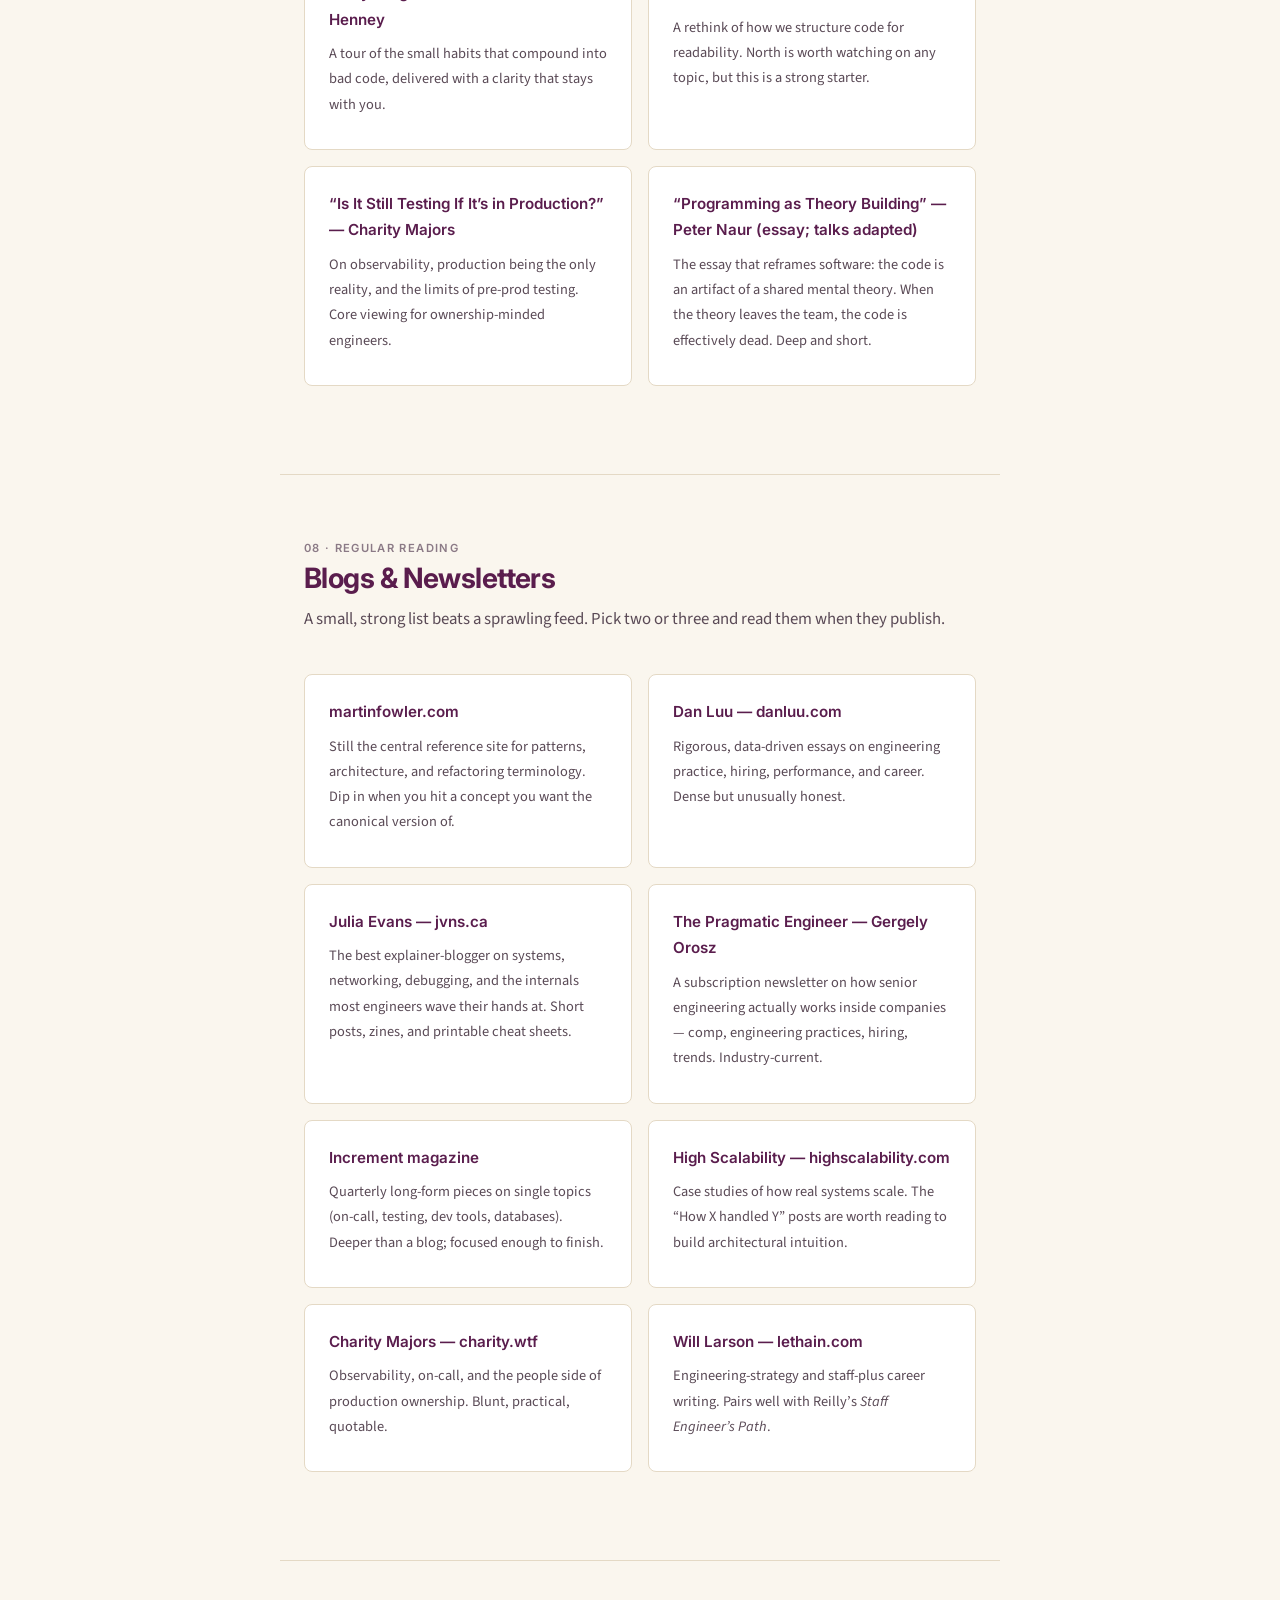
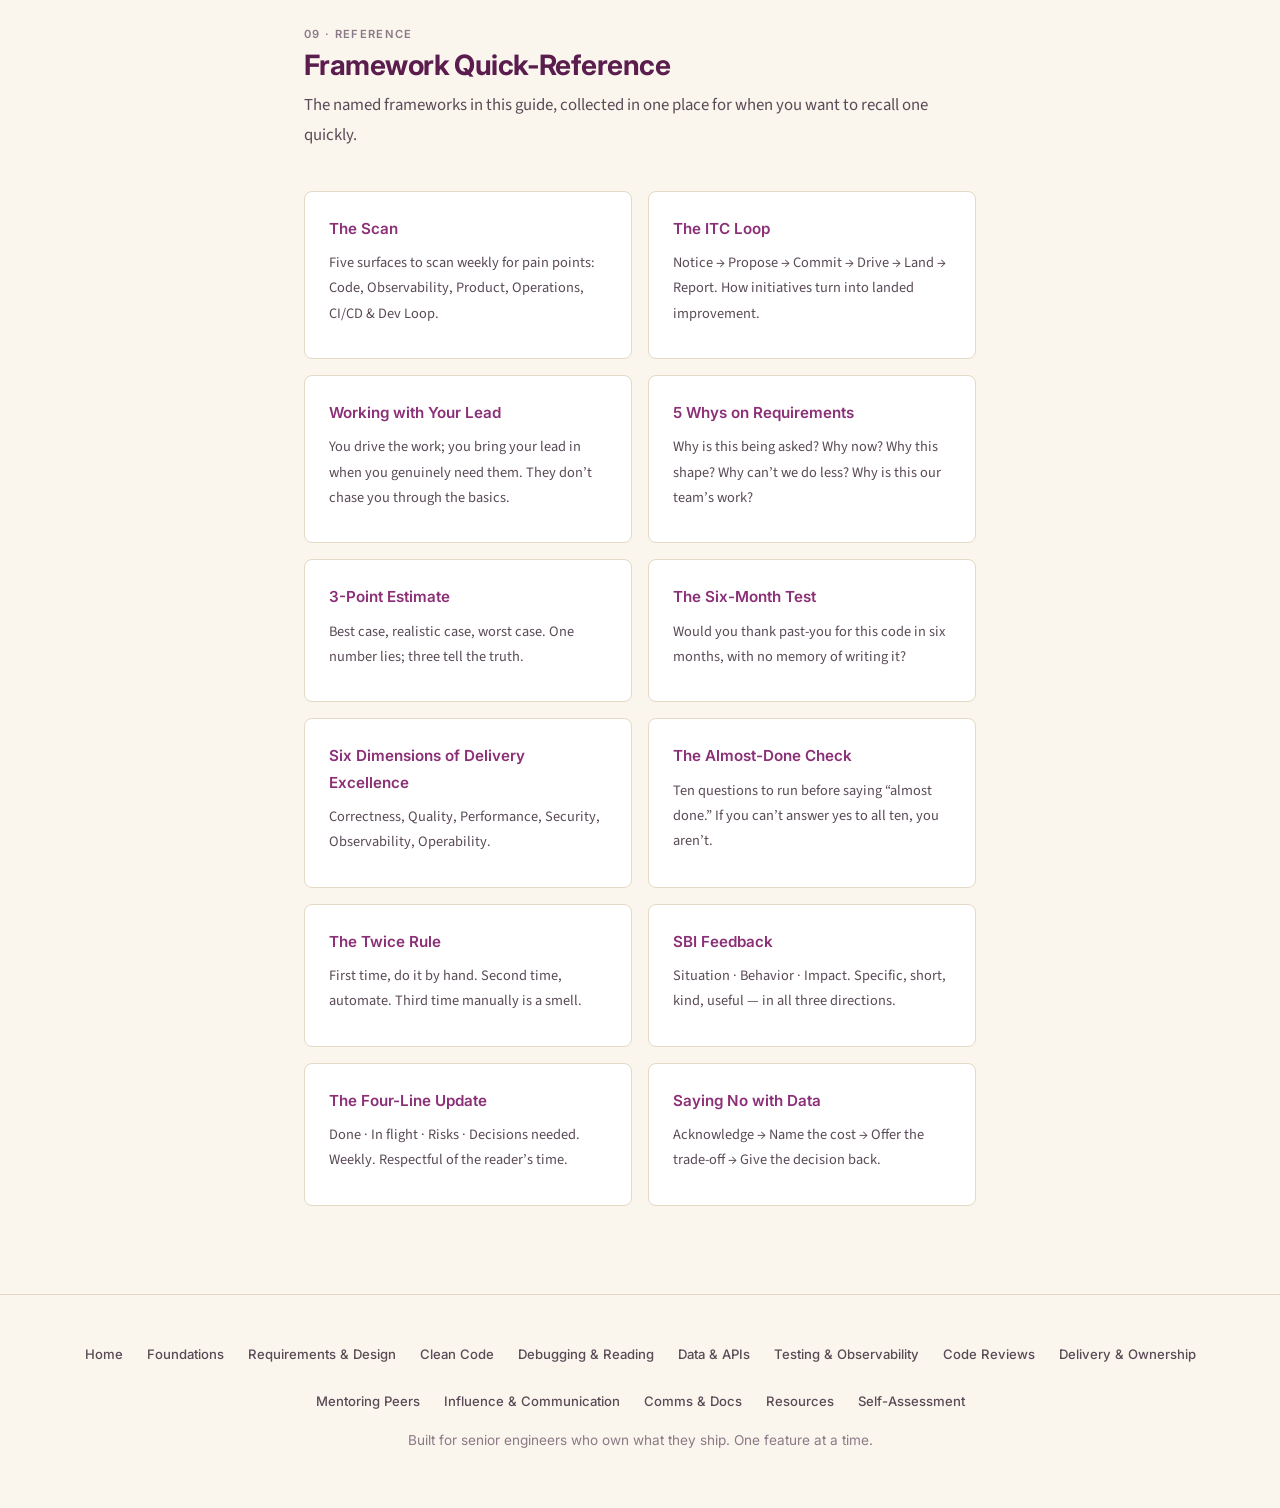
<file: resources.html>
<!DOCTYPE html>
<html lang="en" data-theme="light">
<head>
  <meta charset="UTF-8">
  <meta name="viewport" content="width=device-width, initial-scale=1.0">
  <title>Resources &mdash; Craft &amp; Ownership</title>
  <link rel="preconnect" href="https://fonts.googleapis.com">
  <link rel="preconnect" href="https://fonts.gstatic.com" crossorigin>
  <link href="https://fonts.googleapis.com/css2?family=Inter:wght@400;500;600;700;800&family=Source+Sans+3:wght@400;500;600;700&display=swap" rel="stylesheet">
  <link rel="stylesheet" href="css/styles.css">
</head>
<body data-current-page="resources.html">

  <nav id="navbar">
    <div class="nav-inner">
      <a href="index.html" class="nav-brand">Craft &amp; Ownership</a>
      <div class="nav-links" id="navLinks">
        <a href="index.html">Home</a>
        <div class="nav-dropdown">
          <button class="nav-dropdown-toggle">Start Here</button>
          <div class="nav-dropdown-menu">
            <a href="foundations.html">Foundations</a>
            <a href="requirements-design.html">Requirements &amp; Design</a>
          </div>
        </div>
        <div class="nav-dropdown">
          <button class="nav-dropdown-toggle">Craft</button>
          <div class="nav-dropdown-menu">
            <a href="clean-code.html">Clean Code</a>
            <a href="debugging-reading.html">Debugging &amp; Reading</a>
            <a href="data-api.html">Data &amp; APIs</a>
            <a href="testing-observability.html">Testing &amp; Observability</a>
            <a href="code-reviews.html">Code Reviews</a>
          </div>
        </div>
        <div class="nav-dropdown">
          <button class="nav-dropdown-toggle">Ownership</button>
          <div class="nav-dropdown-menu">
            <a href="delivery-ownership.html">Delivery &amp; Ownership</a>
            <a href="mentoring-peers.html">Mentoring Peers</a>
            <a href="influence-communication.html">Influence &amp; Communication</a>
            <a href="communication-docs.html">Comms &amp; Docs</a>
          </div>
        </div>
        <a href="resources.html">Resources</a>
        <a href="self-assessment.html">Self-Assessment</a>
      </div>
      <div class="nav-right">
        <button class="theme-toggle" id="themeBtn" onclick="toggleTheme()" aria-label="Toggle dark mode">&#127769;</button>
        <button class="hamburger" onclick="toggleMenu()" aria-label="Open menu">&#9776;</button>
      </div>
    </div>
  </nav>

  <div class="page-header">
    <h1>Resources</h1>
    <p class="subtitle">Books, talks, and writers worth your hours. This is the short list &mdash; picked to go deep on the themes of this guide, not to be exhaustive.</p>
  </div>

  <section class="page-toc">
    <h4>On This Page</h4>
    <ul>
      <li><a href="#coding">1. Coding &amp; Craft</a></li>
      <li><a href="#clean">2. Clean Code in Practice</a></li>
      <li><a href="#patterns">3. Design Patterns</a></li>
      <li><a href="#architecture">4. Architecture &amp; Principles</a></li>
      <li><a href="#testing">5. Testing</a></li>
      <li><a href="#delivery-book">6. Delivery, Ops &amp; Career</a></li>
      <li><a href="#talks">7. Talks to Watch</a></li>
      <li><a href="#blogs">8. Blogs &amp; Newsletters</a></li>
      <li><a href="#frameworks">9. Framework Quick-Reference</a></li>
    </ul>
  </section>

  <section class="fade-in">
    <div class="section-intro">
      <p>Treat this page as a curated bookshelf, not a reading list. You won&rsquo;t get through all of it this year &mdash; nobody does. Pick the book whose topic matches the thing you&rsquo;re currently struggling with, read it, let it reshape how you work for a few months, then come back.</p>
    </div>
  </section>

  <!-- 1. Coding & Craft -->
  <section class="fade-in" id="coding">
    <span class="section-num">01 &middot; Foundations</span>
    <h2>Coding &amp; Craft</h2>
    <div class="card-grid two-col">
      <div class="card">
        <h4>The Pragmatic Programmer &mdash; Hunt &amp; Thomas</h4>
        <p>The starting point. Short chapters, each a habit. Covers DRY, orthogonality, tracer bullets, rubber-duck debugging. If a senior engineer hasn&rsquo;t read it, it&rsquo;s the first book to hand them.</p>
      </div>
      <div class="card">
        <h4>Clean Code &mdash; Robert C. Martin</h4>
        <p>Opinionated and sometimes dated, but the core lessons on naming, function length, and readability remain load-bearing. Read it as a starting point, not a rulebook.</p>
      </div>
      <div class="card">
        <h4>Code Complete &mdash; Steve McConnell</h4>
        <p>A heavier read &mdash; the &ldquo;everything about software construction&rdquo; book. Dip in by chapter; a chapter a month for a year will shift how you code.</p>
      </div>
      <div class="card">
        <h4>The Software Craftsman &mdash; Sandro Mancuso</h4>
        <p>On professional attitude, learning relentlessly, and treating code as a craft. Especially valuable for the stage between &ldquo;competent&rdquo; and &ldquo;senior.&rdquo;</p>
      </div>
    </div>
  </section>

  <div class="section-divider"></div>

  <!-- 2. Clean code in practice -->
  <section class="fade-in" id="clean">
    <span class="section-num">02 &middot; Practice</span>
    <h2>Clean Code in Practice</h2>
    <div class="card-grid two-col">
      <div class="card">
        <h4>A Philosophy of Software Design &mdash; John Ousterhout</h4>
        <p>The book to read after Clean Code &mdash; and, frankly, the better one. Ousterhout argues that complexity is the enemy and reframes design around depth, not just cleanliness. Short, rereadable, changes how you think.</p>
      </div>
      <div class="card">
        <h4>Refactoring &mdash; Martin Fowler</h4>
        <p>A catalogue of small, safe, mechanical transformations you can apply to code without changing its behavior. The second edition (JavaScript examples) is the one to get. Pair it with the book below.</p>
      </div>
      <div class="card">
        <h4>Working Effectively with Legacy Code &mdash; Michael Feathers</h4>
        <p>The practical companion. How to get a test around code that wasn&rsquo;t designed to be tested, so you can refactor without fear. Essential for anyone inheriting a non-trivial codebase.</p>
      </div>
      <div class="card">
        <h4>Tidy First? &mdash; Kent Beck</h4>
        <p>A short modern treatise on when to clean up and when to plough on. Beck&rsquo;s recent framing of the economics of refactoring &mdash; small, reversible, valuable.</p>
      </div>
    </div>
  </section>

  <div class="section-divider"></div>

  <!-- 3. Design Patterns -->
  <section class="fade-in" id="patterns">
    <span class="section-num">03 &middot; Vocabulary</span>
    <h2>Design Patterns</h2>
    <div class="card-grid two-col">
      <div class="card">
        <h4>Design Patterns (GoF) &mdash; Gamma, Helm, Johnson, Vlissides</h4>
        <p>The original patterns catalogue. Dense and dated in notation, but the patterns themselves (Strategy, Observer, Composite, Command) are the shared vocabulary of the industry. Know them by name even if you read them through a modern explainer.</p>
      </div>
      <div class="card">
        <h4>Head First Design Patterns &mdash; Freeman et al.</h4>
        <p>The gentle on-ramp to the same material. Strong visual explanations, Java examples. Good book to put in front of someone learning the patterns for the first time.</p>
      </div>
      <div class="card">
        <h4>Patterns of Enterprise Application Architecture &mdash; Martin Fowler</h4>
        <p>Patterns for backend systems: Repository, Unit of Work, Active Record, Data Mapper, Service Layer. The names you&rsquo;ll keep encountering in any serious codebase.</p>
      </div>
      <div class="card">
        <h4>Refactoring to Patterns &mdash; Joshua Kerievsky</h4>
        <p>Bridge between Fowler&rsquo;s Refactoring and GoF. When you recognise a smell, what pattern does it suggest you refactor toward? Shows the patterns as destinations, not starting points.</p>
      </div>
    </div>
  </section>

  <div class="section-divider"></div>

  <!-- 4. Architecture -->
  <section class="fade-in" id="architecture">
    <span class="section-num">04 &middot; Systems</span>
    <h2>Architecture &amp; Principles</h2>
    <div class="card-grid two-col">
      <div class="card">
        <h4>Designing Data-Intensive Applications &mdash; Martin Kleppmann</h4>
        <p>If you read only one book about distributed systems, this. Covers replication, consistency, stream processing, batch, partitioning &mdash; in prose even a non-specialist can follow. Essential for anyone whose system ever has a database.</p>
      </div>
      <div class="card">
        <h4>Clean Architecture &mdash; Robert C. Martin</h4>
        <p>The dependency rule: outer layers depend on inner ones, never the reverse. The book is uneven, but the core model &mdash; entities, use cases, adapters &mdash; is the cleanest articulation of why boundaries matter.</p>
      </div>
      <div class="card">
        <h4>Fundamentals of Software Architecture &mdash; Richards &amp; Ford</h4>
        <p>A modern textbook on architectural thinking, trade-offs, and styles (monolith, microservices, event-driven). Reads like a structured course; good for filling in gaps.</p>
      </div>
      <div class="card">
        <h4>Building Evolutionary Architectures &mdash; Ford, Parsons, Kua</h4>
        <p>Architecture as a property that has to survive change, not a picture drawn at the start. Introduces fitness functions &mdash; automated checks that your architecture still holds up.</p>
      </div>
      <div class="card">
        <h4>Domain-Driven Design &mdash; Eric Evans (&ldquo;the blue book&rdquo;)</h4>
        <p>The language and tactical patterns of modelling a domain well: bounded context, aggregates, ubiquitous language. Dense; pair with Vaughn Vernon&rsquo;s <em>Implementing Domain-Driven Design</em> for practical examples.</p>
      </div>
      <div class="card">
        <h4>Software Architecture: The Hard Parts &mdash; Ford, Richards et al.</h4>
        <p>A decision-heavy book about the trade-offs that don&rsquo;t have clean answers: distributed data, coupling, transactions in microservices. Sobering and realistic.</p>
      </div>
    </div>
  </section>

  <div class="section-divider"></div>

  <!-- 5. Testing -->
  <section class="fade-in" id="testing">
    <span class="section-num">05 &middot; Confidence</span>
    <h2>Testing</h2>
    <div class="card-grid two-col">
      <div class="card">
        <h4>Growing Object-Oriented Software, Guided by Tests &mdash; Freeman &amp; Pryce</h4>
        <p>The book that turned TDD from a discipline into a design method. Walks an end-to-end example and shows how tests pull you toward better abstractions.</p>
      </div>
      <div class="card">
        <h4>Unit Testing Principles, Practices, and Patterns &mdash; Vladimir Khorikov</h4>
        <p>The clearest modern articulation of what unit tests should actually look like. Cuts through the mock-everything habits and shows the shape of maintainable tests.</p>
      </div>
      <div class="card">
        <h4>Working Effectively with Legacy Code &mdash; Michael Feathers</h4>
        <p>(Also listed above.) If your legacy code has no tests, this is the book for getting seams in and confidence up.</p>
      </div>
      <div class="card">
        <h4>Test-Driven Development: By Example &mdash; Kent Beck</h4>
        <p>The original. Short, readable, and pairs the mechanics of TDD with the thinking behind it. Still the best starting point for the practice.</p>
      </div>
    </div>
  </section>

  <div class="section-divider"></div>

  <!-- 6. Delivery -->
  <section class="fade-in" id="delivery-book">
    <span class="section-num">06 &middot; Shipping</span>
    <h2>Delivery, Ops &amp; Career</h2>
    <div class="card-grid two-col">
      <div class="card">
        <h4>Accelerate &mdash; Forsgren, Humble, Kim</h4>
        <p>The research-backed case for why deployment frequency, lead time, MTTR, and change-fail rate are the metrics that actually correlate with software performance. The numbers that put teeth behind the DevOps argument.</p>
      </div>
      <div class="card">
        <h4>Continuous Delivery &mdash; Humble &amp; Farley</h4>
        <p>The canonical text on the pipeline, deployment practices, and release engineering. Still the most practical book on the topic.</p>
      </div>
      <div class="card">
        <h4>Site Reliability Engineering &mdash; Google</h4>
        <p>Free online. The SRE book &mdash; on SLIs/SLOs, error budgets, on-call, incident management. Read the first ten chapters; the rest is for specialists.</p>
      </div>
      <div class="card">
        <h4>The Staff Engineer&rsquo;s Path &mdash; Tanya Reilly</h4>
        <p>The book for engineers who want to grow senior without becoming managers. Practical, warm, and sharp on scope, influence, and the parts of the job nobody writes job descriptions for.</p>
      </div>
      <div class="card">
        <h4>The Software Engineer&rsquo;s Guidebook &mdash; Gergely Orosz</h4>
        <p>A career map for every level of engineering, with specific advice for each stage. Modern, industry-tested, and direct.</p>
      </div>
      <div class="card">
        <h4>Thinking, Fast and Slow &mdash; Daniel Kahneman</h4>
        <p>Not about code &mdash; about how you make decisions, including the coding ones. Reshapes how you hear &ldquo;I think this will take a day.&rdquo;</p>
      </div>
    </div>
  </section>

  <div class="section-divider"></div>

  <!-- 7. Talks -->
  <section class="fade-in" id="talks">
    <span class="section-num">07 &middot; Watch</span>
    <h2>Talks to Watch</h2>
    <p class="section-intro">Each of these is an hour or less, mostly available on YouTube. Pick one for a lunchtime and come back with something to change on Monday.</p>

    <div class="card-grid two-col">
      <div class="card">
        <h4>&ldquo;Simple Made Easy&rdquo; &mdash; Rich Hickey</h4>
        <p>The clearest 60 minutes on the difference between <em>simple</em> and <em>easy</em>. Required viewing for anyone making architectural decisions.</p>
      </div>
      <div class="card">
        <h4>&ldquo;Nothing is Something&rdquo; &mdash; Sandi Metz</h4>
        <p>On polymorphism, null objects, and seeing the abstractions hiding in your conditionals. Metz is one of the clearest teachers working today.</p>
      </div>
      <div class="card">
        <h4>&ldquo;Seven Ineffective Coding Habits of Many Programmers&rdquo; &mdash; Kevlin Henney</h4>
        <p>A tour of the small habits that compound into bad code, delivered with a clarity that stays with you.</p>
      </div>
      <div class="card">
        <h4>&ldquo;Turning the IDE Inside Out&rdquo; &mdash; Dan North</h4>
        <p>A rethink of how we structure code for readability. North is worth watching on any topic, but this is a strong starter.</p>
      </div>
      <div class="card">
        <h4>&ldquo;Is It Still Testing If It&rsquo;s in Production?&rdquo; &mdash; Charity Majors</h4>
        <p>On observability, production being the only reality, and the limits of pre-prod testing. Core viewing for ownership-minded engineers.</p>
      </div>
      <div class="card">
        <h4>&ldquo;Programming as Theory Building&rdquo; &mdash; Peter Naur (essay; talks adapted)</h4>
        <p>The essay that reframes software: the code is an artifact of a shared mental theory. When the theory leaves the team, the code is effectively dead. Deep and short.</p>
      </div>
    </div>
  </section>

  <div class="section-divider"></div>

  <!-- 8. Blogs -->
  <section class="fade-in" id="blogs">
    <span class="section-num">08 &middot; Regular Reading</span>
    <h2>Blogs &amp; Newsletters</h2>
    <p class="section-intro">A small, strong list beats a sprawling feed. Pick two or three and read them when they publish.</p>

    <div class="card-grid two-col">
      <div class="card">
        <h4>martinfowler.com</h4>
        <p>Still the central reference site for patterns, architecture, and refactoring terminology. Dip in when you hit a concept you want the canonical version of.</p>
      </div>
      <div class="card">
        <h4>Dan Luu &mdash; danluu.com</h4>
        <p>Rigorous, data-driven essays on engineering practice, hiring, performance, and career. Dense but unusually honest.</p>
      </div>
      <div class="card">
        <h4>Julia Evans &mdash; jvns.ca</h4>
        <p>The best explainer-blogger on systems, networking, debugging, and the internals most engineers wave their hands at. Short posts, zines, and printable cheat sheets.</p>
      </div>
      <div class="card">
        <h4>The Pragmatic Engineer &mdash; Gergely Orosz</h4>
        <p>A subscription newsletter on how senior engineering actually works inside companies &mdash; comp, engineering practices, hiring, trends. Industry-current.</p>
      </div>
      <div class="card">
        <h4>Increment magazine</h4>
        <p>Quarterly long-form pieces on single topics (on-call, testing, dev tools, databases). Deeper than a blog; focused enough to finish.</p>
      </div>
      <div class="card">
        <h4>High Scalability &mdash; highscalability.com</h4>
        <p>Case studies of how real systems scale. The &ldquo;How X handled Y&rdquo; posts are worth reading to build architectural intuition.</p>
      </div>
      <div class="card">
        <h4>Charity Majors &mdash; charity.wtf</h4>
        <p>Observability, on-call, and the people side of production ownership. Blunt, practical, quotable.</p>
      </div>
      <div class="card">
        <h4>Will Larson &mdash; lethain.com</h4>
        <p>Engineering-strategy and staff-plus career writing. Pairs well with Reilly&rsquo;s <em>Staff Engineer&rsquo;s Path</em>.</p>
      </div>
    </div>
  </section>

  <div class="section-divider"></div>

  <!-- 9. Frameworks -->
  <section class="fade-in" id="frameworks">
    <span class="section-num">09 &middot; Reference</span>
    <h2>Framework Quick-Reference</h2>
    <p class="section-intro">The named frameworks in this guide, collected in one place for when you want to recall one quickly.</p>

    <div class="card-grid">
      <div class="card">
        <h4><a href="foundations.html#the-scan">The Scan</a></h4>
        <p>Five surfaces to scan weekly for pain points: Code, Observability, Product, Operations, CI/CD &amp; Dev Loop.</p>
      </div>
      <div class="card">
        <h4><a href="foundations.html#initiative">The ITC Loop</a></h4>
        <p>Notice &rarr; Propose &rarr; Commit &rarr; Drive &rarr; Land &rarr; Report. How initiatives turn into landed improvement.</p>
      </div>
      <div class="card">
        <h4><a href="foundations.html#pull-based">Working with Your Lead</a></h4>
        <p>You drive the work; you bring your lead in when you genuinely need them. They don&rsquo;t chase you through the basics.</p>
      </div>
      <div class="card">
        <h4><a href="requirements-design.html#clarify">5 Whys on Requirements</a></h4>
        <p>Why is this being asked? Why now? Why this shape? Why can&rsquo;t we do less? Why is this our team&rsquo;s work?</p>
      </div>
      <div class="card">
        <h4><a href="requirements-design.html#estimation">3-Point Estimate</a></h4>
        <p>Best case, realistic case, worst case. One number lies; three tell the truth.</p>
      </div>
      <div class="card">
        <h4><a href="clean-code.html#six-month">The Six-Month Test</a></h4>
        <p>Would you thank past-you for this code in six months, with no memory of writing it?</p>
      </div>
      <div class="card">
        <h4><a href="delivery-ownership.html#excellence">Six Dimensions of Delivery Excellence</a></h4>
        <p>Correctness, Quality, Performance, Security, Observability, Operability.</p>
      </div>
      <div class="card">
        <h4><a href="delivery-ownership.html#almost-done">The Almost-Done Check</a></h4>
        <p>Ten questions to run before saying &ldquo;almost done.&rdquo; If you can&rsquo;t answer yes to all ten, you aren&rsquo;t.</p>
      </div>
      <div class="card">
        <h4><a href="delivery-ownership.html#automate">The Twice Rule</a></h4>
        <p>First time, do it by hand. Second time, automate. Third time manually is a smell.</p>
      </div>
      <div class="card">
        <h4><a href="mentoring-peers.html#feedback">SBI Feedback</a></h4>
        <p>Situation &middot; Behavior &middot; Impact. Specific, short, kind, useful &mdash; in all three directions.</p>
      </div>
      <div class="card">
        <h4><a href="influence-communication.html#updates">The Four-Line Update</a></h4>
        <p>Done &middot; In flight &middot; Risks &middot; Decisions needed. Weekly. Respectful of the reader&rsquo;s time.</p>
      </div>
      <div class="card">
        <h4><a href="influence-communication.html#saying-no">Saying No with Data</a></h4>
        <p>Acknowledge &rarr; Name the cost &rarr; Offer the trade-off &rarr; Give the decision back.</p>
      </div>
    </div>
  </section>

  <footer>
    <div class="footer-links">
      <a href="index.html">Home</a>
      <a href="foundations.html">Foundations</a>
      <a href="requirements-design.html">Requirements &amp; Design</a>
      <a href="clean-code.html">Clean Code</a>
      <a href="debugging-reading.html">Debugging &amp; Reading</a>
      <a href="data-api.html">Data &amp; APIs</a>
      <a href="testing-observability.html">Testing &amp; Observability</a>
      <a href="code-reviews.html">Code Reviews</a>
      <a href="delivery-ownership.html">Delivery &amp; Ownership</a>
      <a href="mentoring-peers.html">Mentoring Peers</a>
      <a href="influence-communication.html">Influence &amp; Communication</a>
      <a href="communication-docs.html">Comms &amp; Docs</a>
      <a href="resources.html">Resources</a>
      <a href="self-assessment.html">Self-Assessment</a>
    </div>
    <p>Built for senior engineers who own what they ship. One feature at a time.</p>
  </footer>

  <script src="js/script.js"></script>
</body>
</html>
</file>
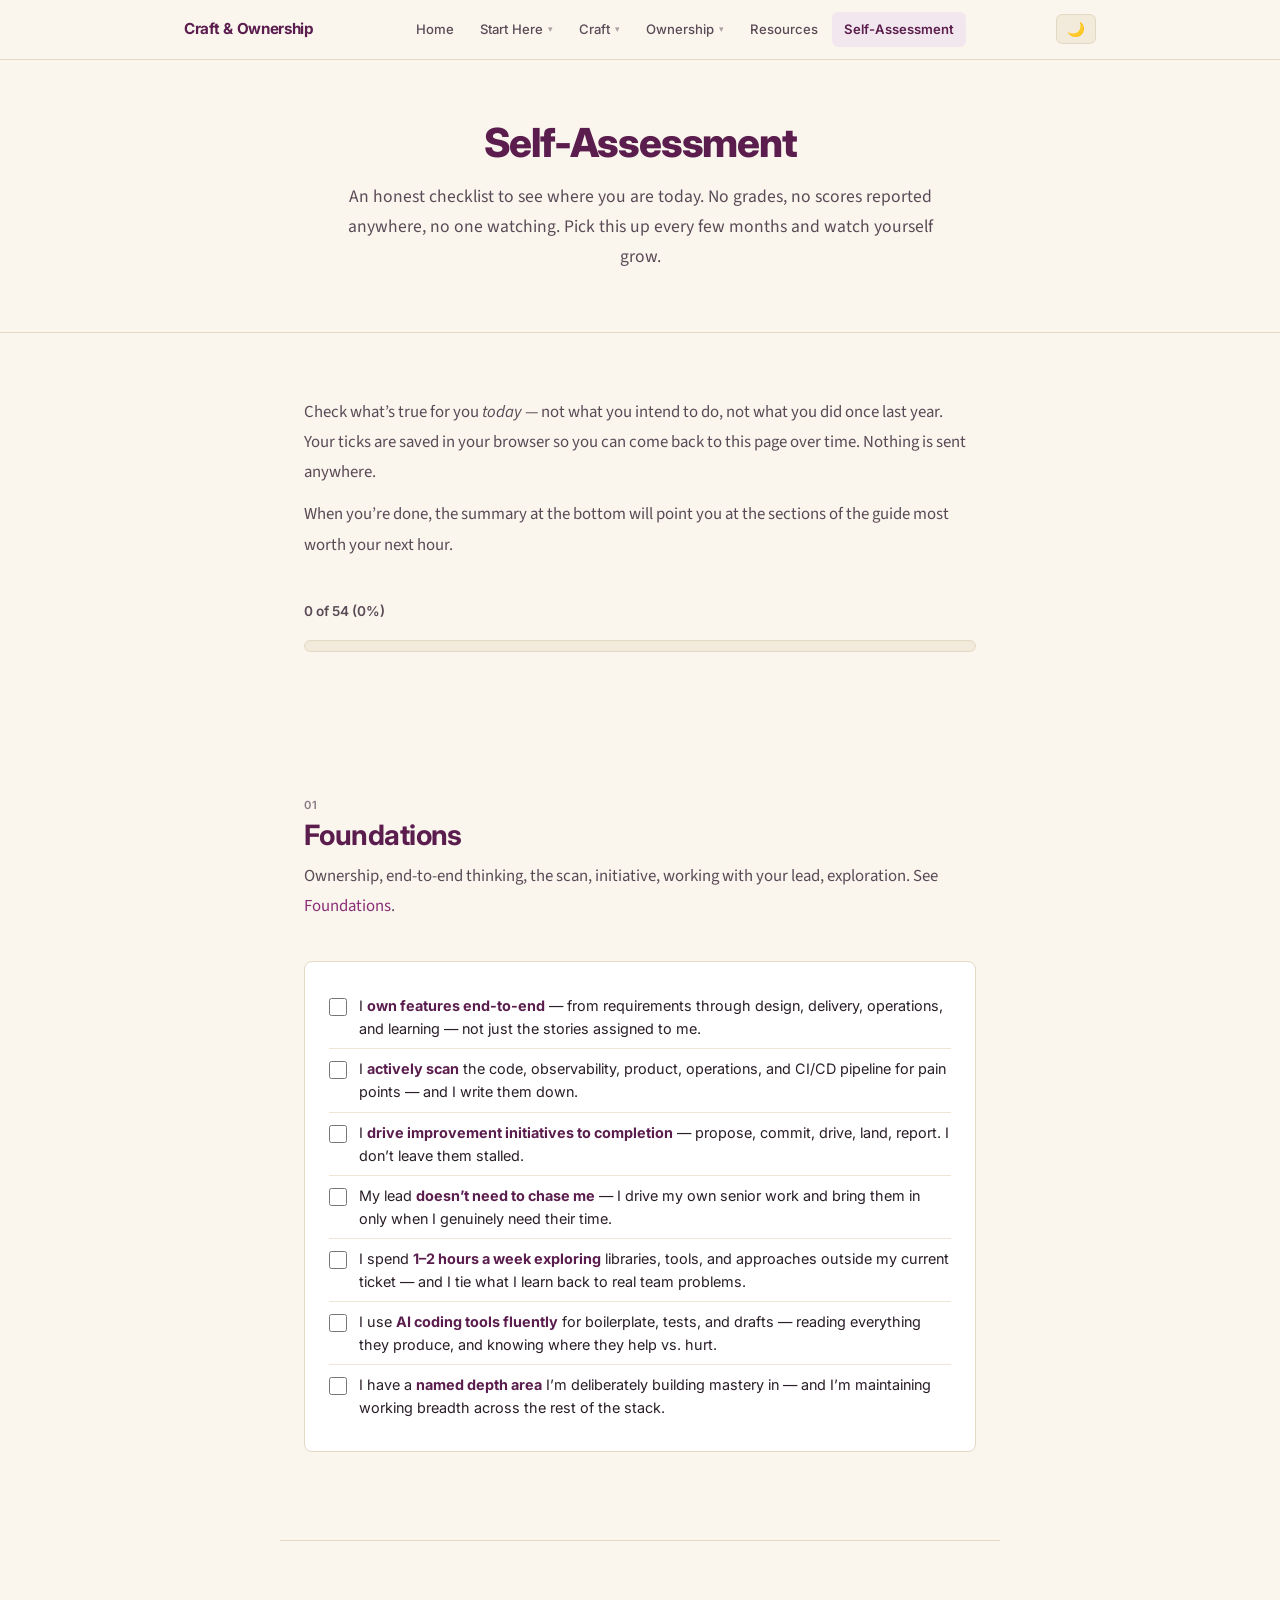
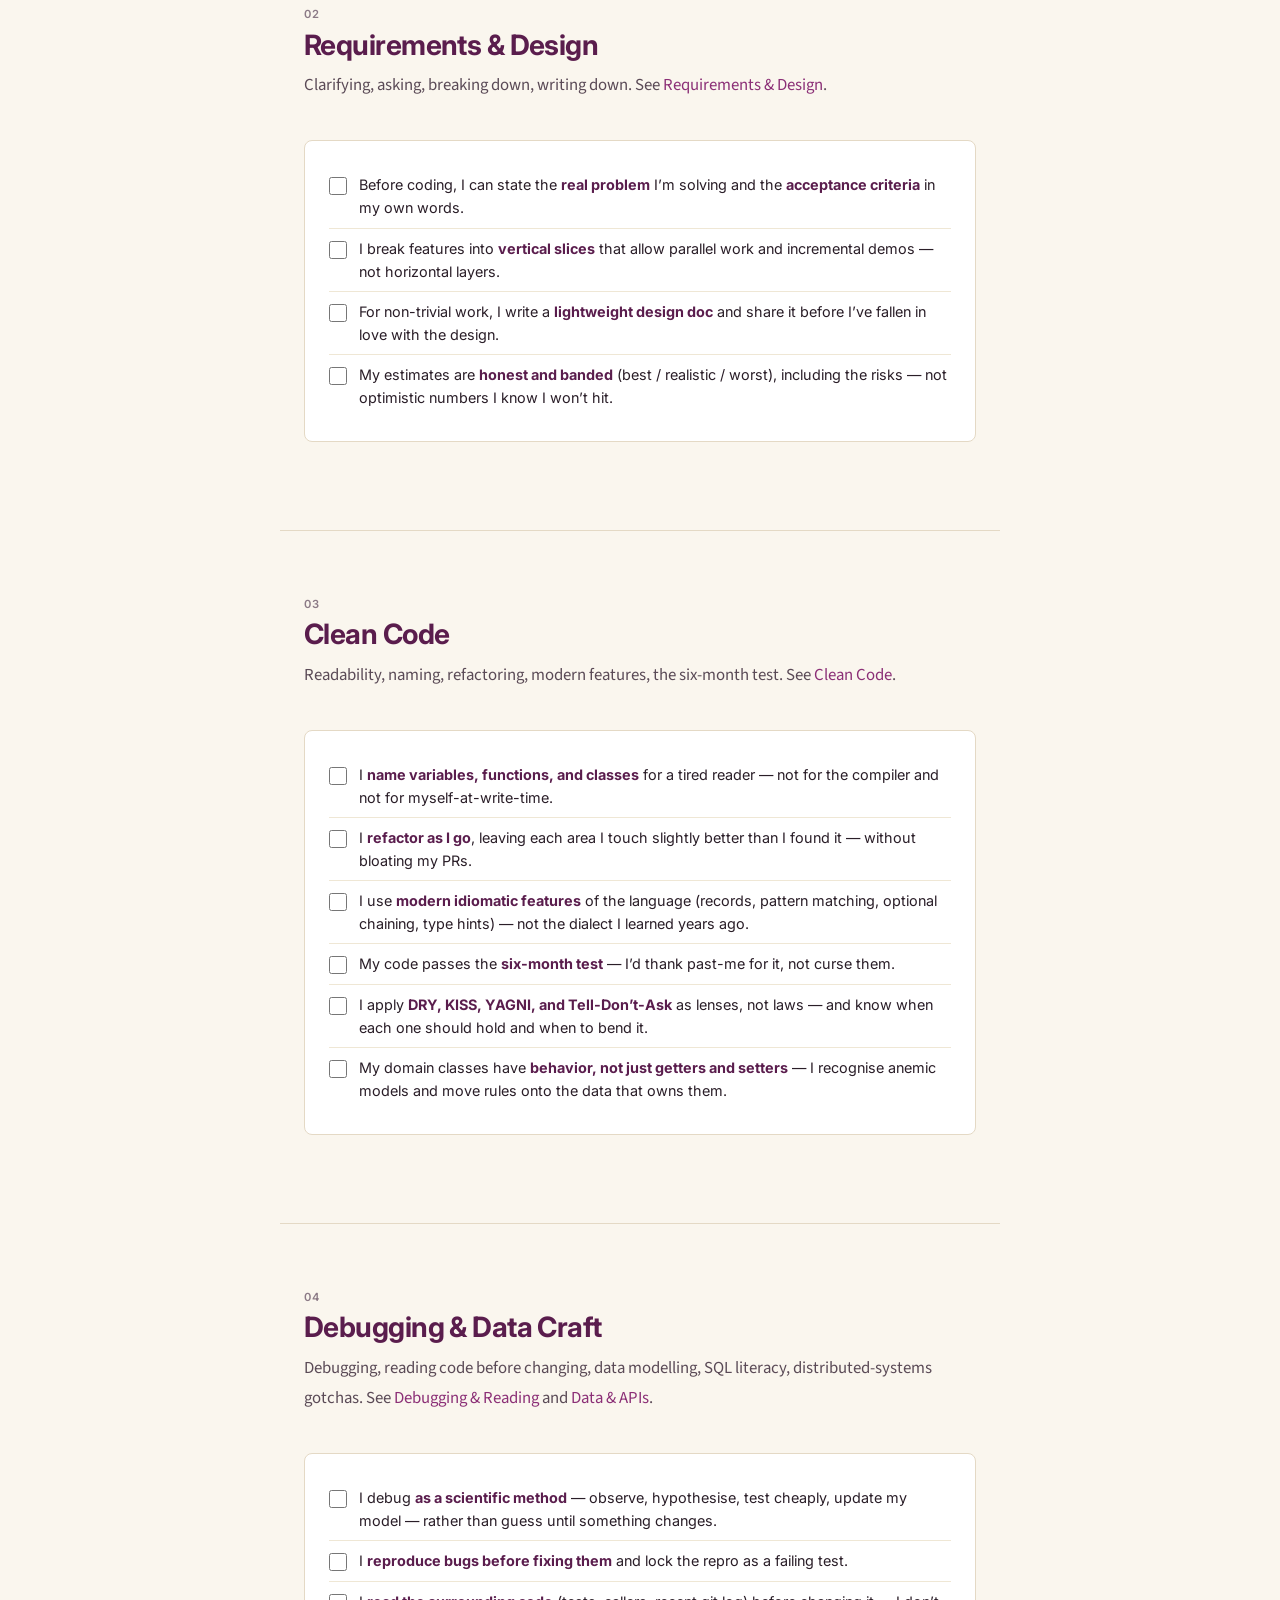
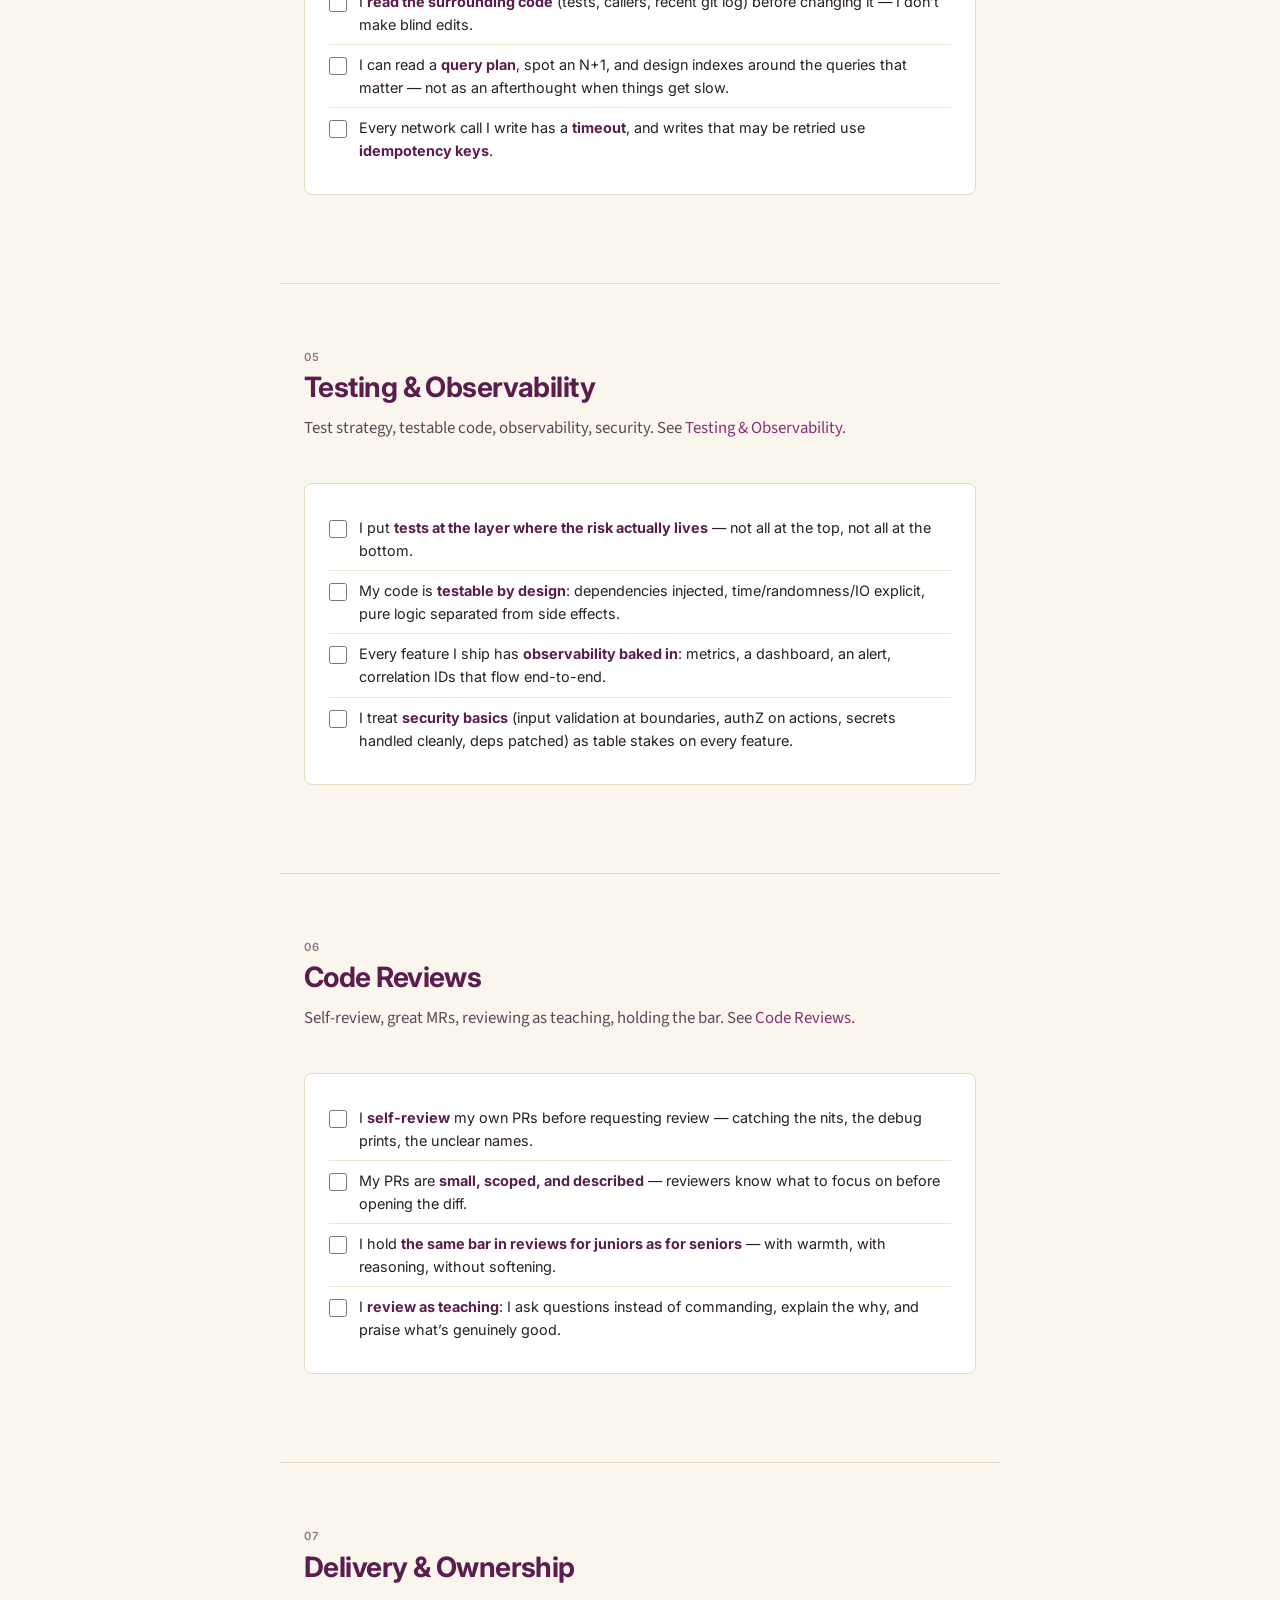
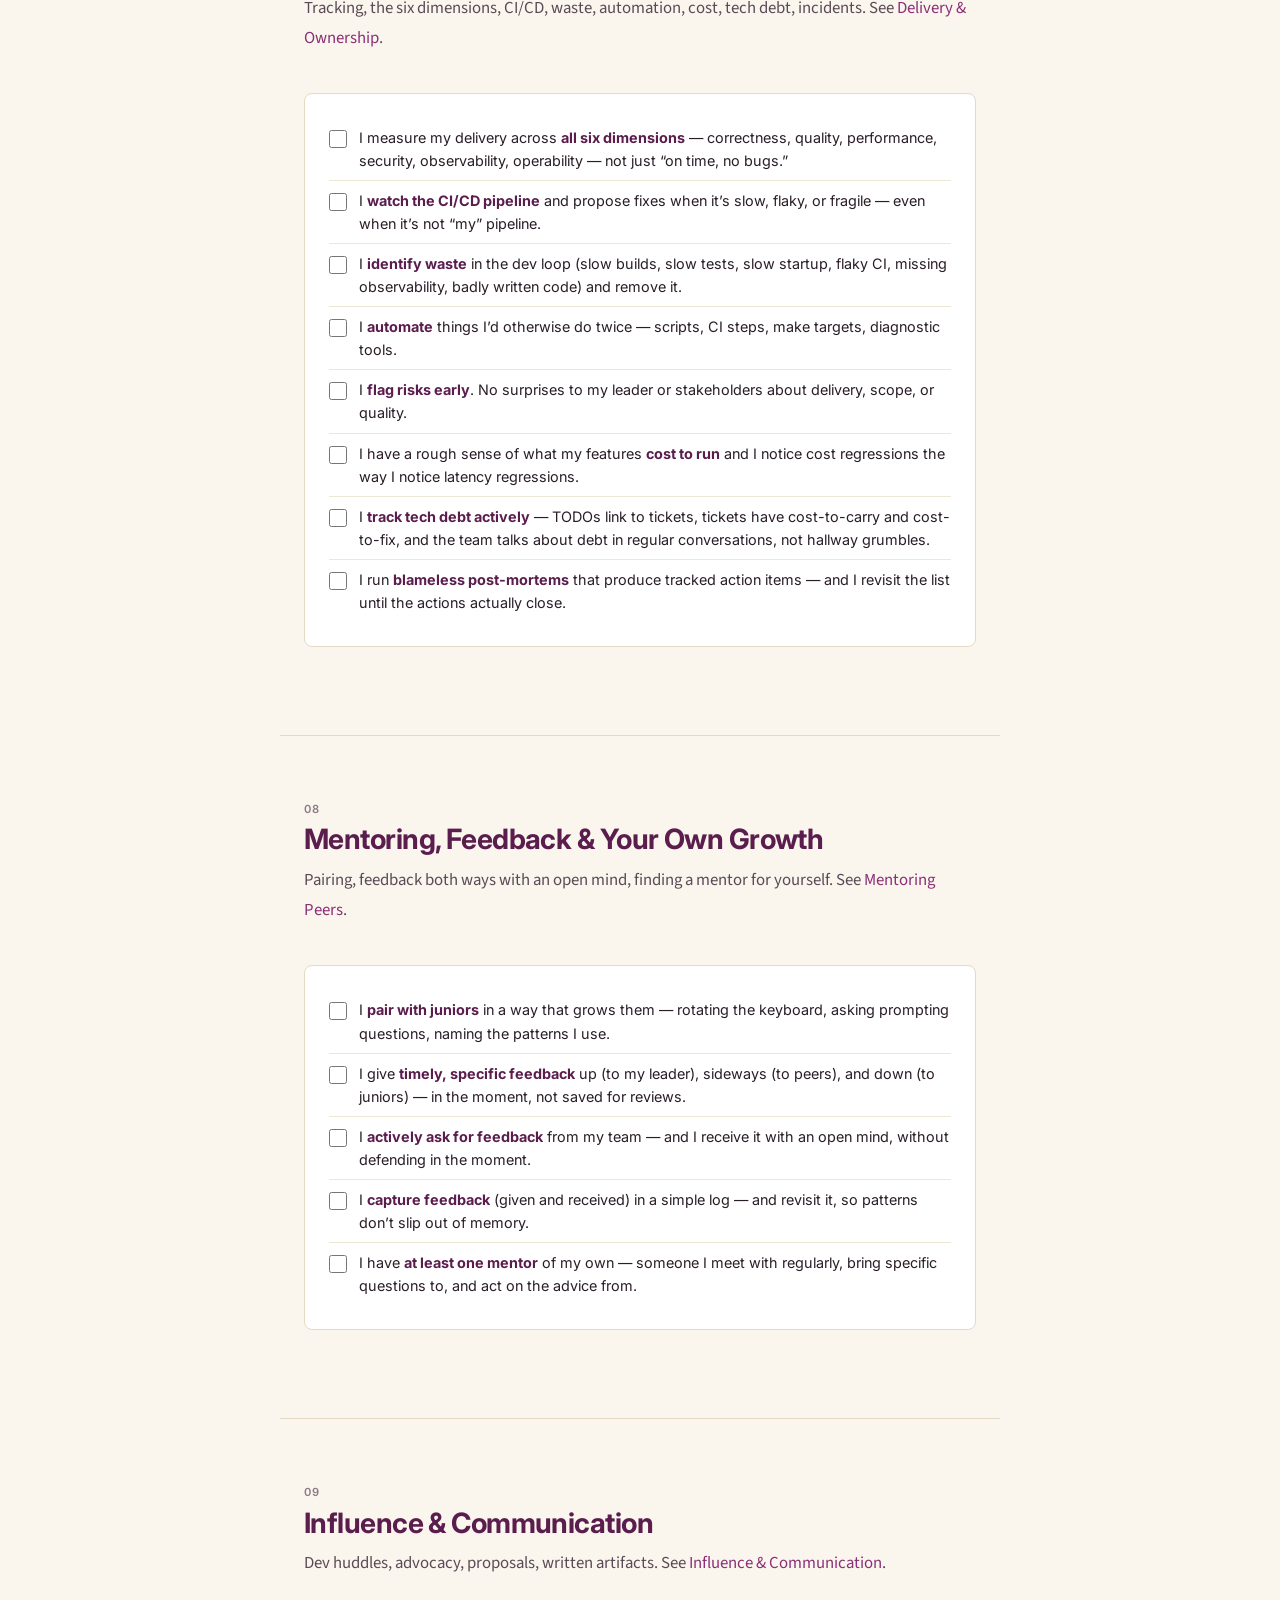
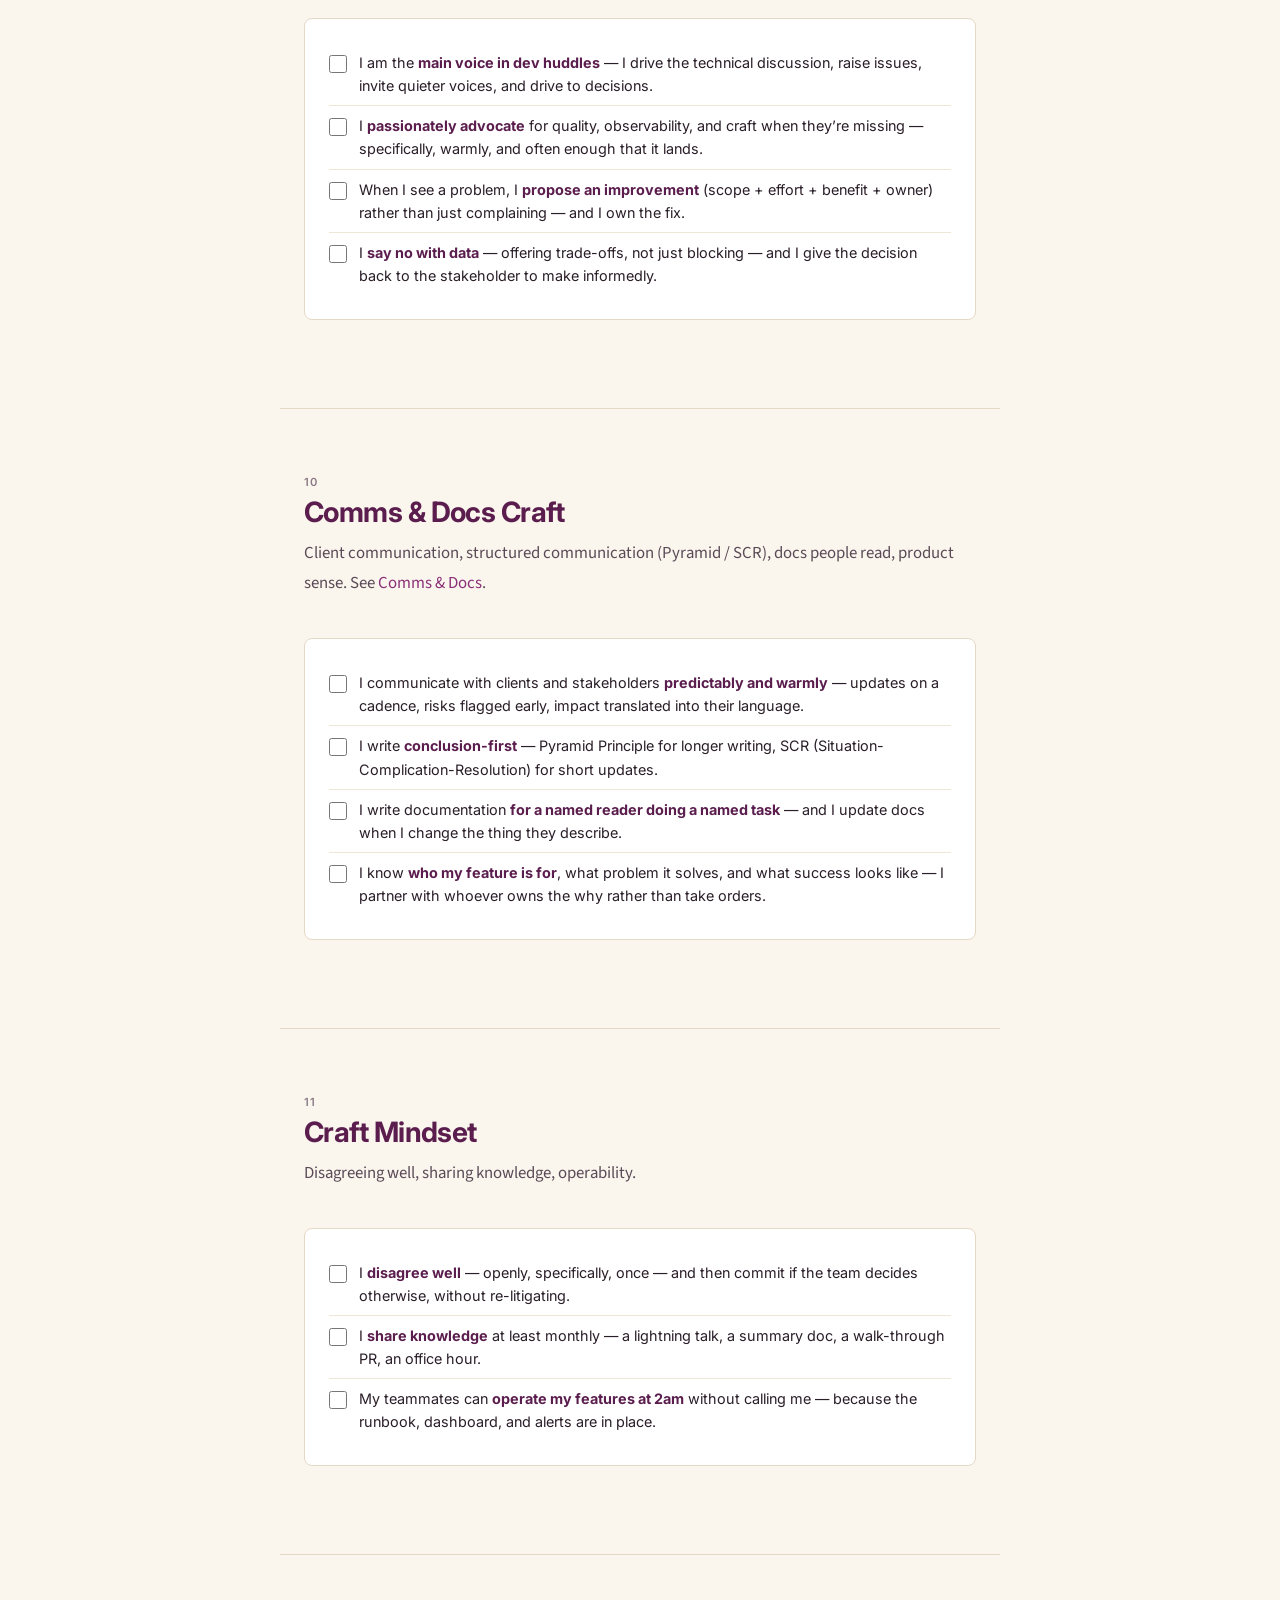
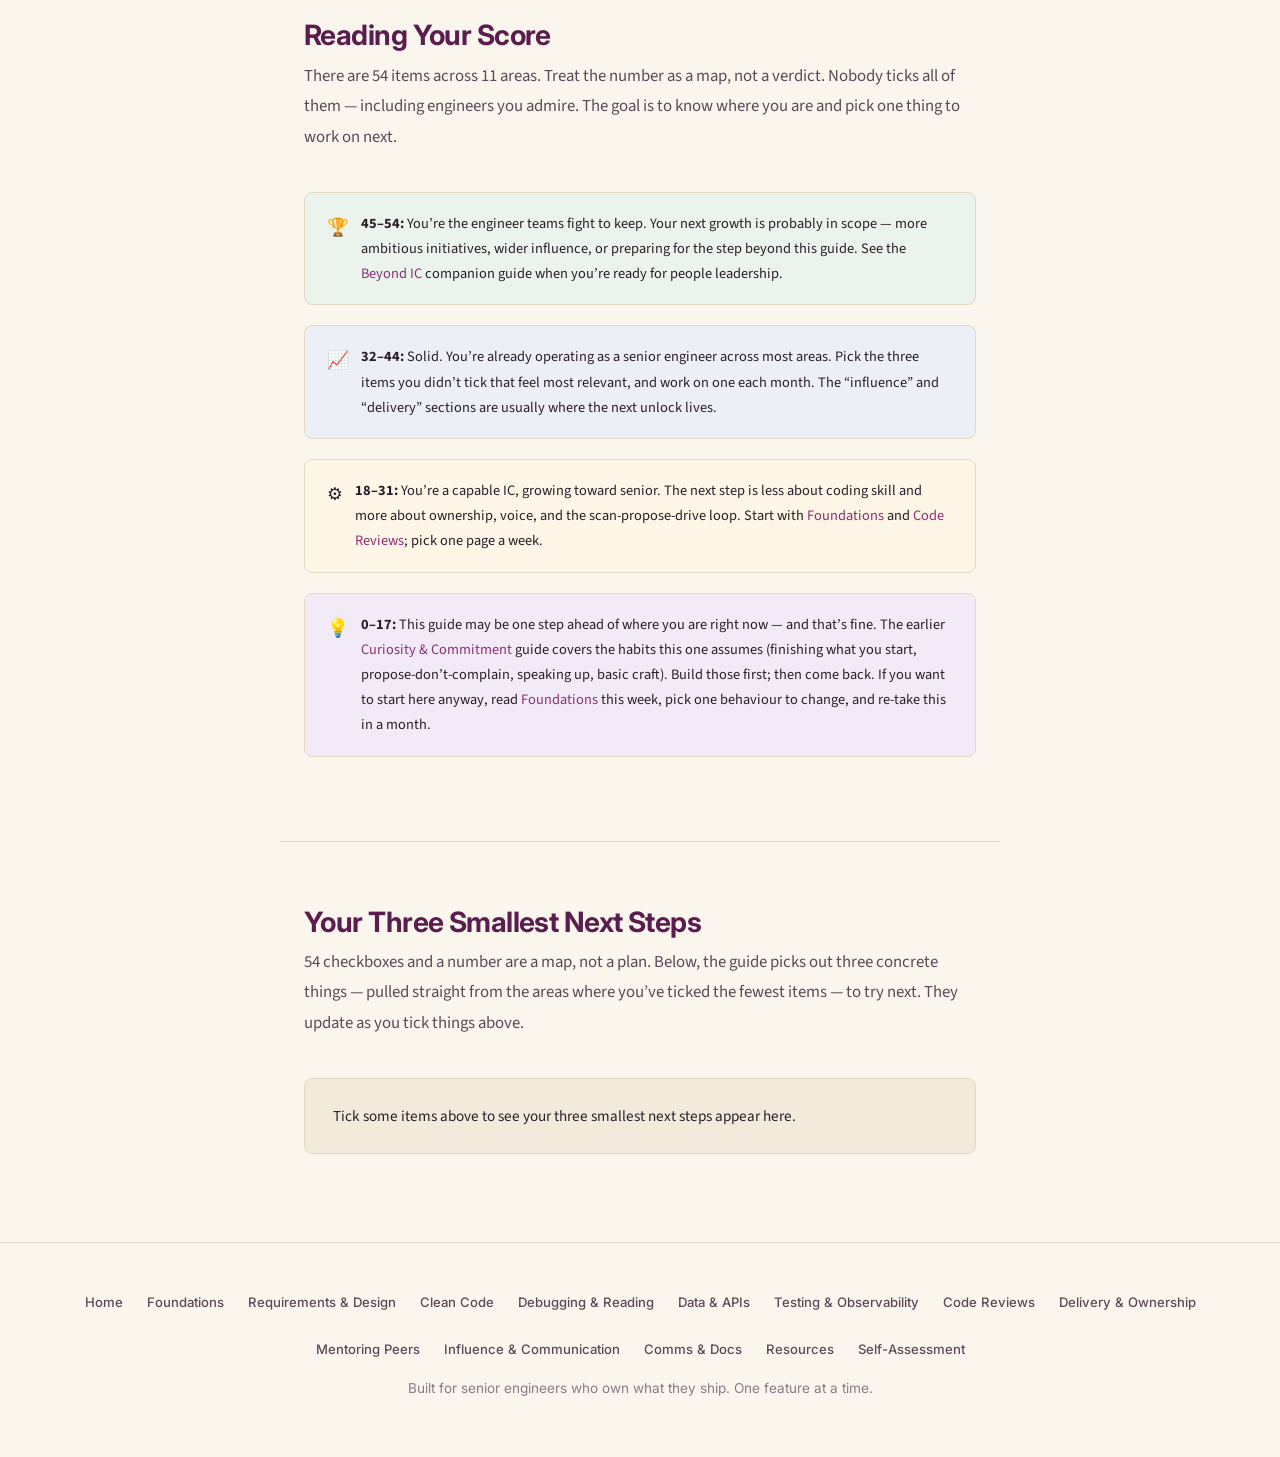
<file: self-assessment.html>
<!DOCTYPE html>
<html lang="en" data-theme="light">
<head>
  <meta charset="UTF-8">
  <meta name="viewport" content="width=device-width, initial-scale=1.0">
  <title>Self-Assessment &mdash; Craft &amp; Ownership</title>
  <link rel="preconnect" href="https://fonts.googleapis.com">
  <link rel="preconnect" href="https://fonts.gstatic.com" crossorigin>
  <link href="https://fonts.googleapis.com/css2?family=Inter:wght@400;500;600;700;800&family=Source+Sans+3:wght@400;500;600;700&display=swap" rel="stylesheet">
  <link rel="stylesheet" href="css/styles.css">
</head>
<body data-current-page="self-assessment.html">

  <nav id="navbar">
    <div class="nav-inner">
      <a href="index.html" class="nav-brand">Craft &amp; Ownership</a>
      <div class="nav-links" id="navLinks">
        <a href="index.html">Home</a>
        <div class="nav-dropdown">
          <button class="nav-dropdown-toggle">Start Here</button>
          <div class="nav-dropdown-menu">
            <a href="foundations.html">Foundations</a>
            <a href="requirements-design.html">Requirements &amp; Design</a>
          </div>
        </div>
        <div class="nav-dropdown">
          <button class="nav-dropdown-toggle">Craft</button>
          <div class="nav-dropdown-menu">
            <a href="clean-code.html">Clean Code</a>
            <a href="debugging-reading.html">Debugging &amp; Reading</a>
            <a href="data-api.html">Data &amp; APIs</a>
            <a href="testing-observability.html">Testing &amp; Observability</a>
            <a href="code-reviews.html">Code Reviews</a>
          </div>
        </div>
        <div class="nav-dropdown">
          <button class="nav-dropdown-toggle">Ownership</button>
          <div class="nav-dropdown-menu">
            <a href="delivery-ownership.html">Delivery &amp; Ownership</a>
            <a href="mentoring-peers.html">Mentoring Peers</a>
            <a href="influence-communication.html">Influence &amp; Communication</a>
            <a href="communication-docs.html">Comms &amp; Docs</a>
          </div>
        </div>
        <a href="resources.html">Resources</a>
        <a href="self-assessment.html">Self-Assessment</a>
      </div>
      <div class="nav-right">
        <button class="theme-toggle" id="themeBtn" onclick="toggleTheme()" aria-label="Toggle dark mode">&#127769;</button>
        <button class="hamburger" onclick="toggleMenu()" aria-label="Open menu">&#9776;</button>
      </div>
    </div>
  </nav>

  <div class="page-header">
    <h1>Self-Assessment</h1>
    <p class="subtitle">An honest checklist to see where you are today. No grades, no scores reported anywhere, no one watching. Pick this up every few months and watch yourself grow.</p>
  </div>

  <section class="fade-in">
    <div class="section-intro">
      <p>Check what&rsquo;s true for you <em>today</em> &mdash; not what you intend to do, not what you did once last year. Your ticks are saved in your browser so you can come back to this page over time. Nothing is sent anywhere.</p>
      <p>When you&rsquo;re done, the summary at the bottom will point you at the sections of the guide most worth your next hour.</p>
    </div>

    <div class="progress-label" id="progressLabel">0 of 0 (0%)</div>
    <div class="progress-bar-container"><div class="progress-bar-fill" id="progressFill"></div></div>
  </section>

  <!-- Foundations -->
  <section class="fade-in">
    <span class="section-num">01</span>
    <h2>Foundations</h2>
    <p class="section-intro">Ownership, end-to-end thinking, the scan, initiative, working with your lead, exploration. See <a href="foundations.html">Foundations</a>.</p>

    <div class="checklist">
      <div class="checklist-item">
        <input type="checkbox" id="sa-01">
        <label for="sa-01">I <strong>own features end-to-end</strong> &mdash; from requirements through design, delivery, operations, and learning &mdash; not just the stories assigned to me.</label>
      </div>
      <div class="checklist-item">
        <input type="checkbox" id="sa-02">
        <label for="sa-02">I <strong>actively scan</strong> the code, observability, product, operations, and CI/CD pipeline for pain points &mdash; and I write them down.</label>
      </div>
      <div class="checklist-item">
        <input type="checkbox" id="sa-03">
        <label for="sa-03">I <strong>drive improvement initiatives to completion</strong> &mdash; propose, commit, drive, land, report. I don&rsquo;t leave them stalled.</label>
      </div>
      <div class="checklist-item">
        <input type="checkbox" id="sa-04">
        <label for="sa-04">My lead <strong>doesn&rsquo;t need to chase me</strong> &mdash; I drive my own senior work and bring them in only when I genuinely need their time.</label>
      </div>
      <div class="checklist-item">
        <input type="checkbox" id="sa-05">
        <label for="sa-05">I spend <strong>1&ndash;2 hours a week exploring</strong> libraries, tools, and approaches outside my current ticket &mdash; and I tie what I learn back to real team problems.</label>
      </div>
      <div class="checklist-item">
        <input type="checkbox" id="sa-05a">
        <label for="sa-05a">I use <strong>AI coding tools fluently</strong> for boilerplate, tests, and drafts &mdash; reading everything they produce, and knowing where they help vs. hurt.</label>
      </div>
      <div class="checklist-item">
        <input type="checkbox" id="sa-05b">
        <label for="sa-05b">I have a <strong>named depth area</strong> I&rsquo;m deliberately building mastery in &mdash; and I&rsquo;m maintaining working breadth across the rest of the stack.</label>
      </div>
    </div>
  </section>

  <div class="section-divider"></div>

  <!-- Requirements & Design -->
  <section class="fade-in">
    <span class="section-num">02</span>
    <h2>Requirements &amp; Design</h2>
    <p class="section-intro">Clarifying, asking, breaking down, writing down. See <a href="requirements-design.html">Requirements &amp; Design</a>.</p>
    <div class="checklist">
      <div class="checklist-item">
        <input type="checkbox" id="sa-06">
        <label for="sa-06">Before coding, I can state the <strong>real problem</strong> I&rsquo;m solving and the <strong>acceptance criteria</strong> in my own words.</label>
      </div>
      <div class="checklist-item">
        <input type="checkbox" id="sa-07">
        <label for="sa-07">I break features into <strong>vertical slices</strong> that allow parallel work and incremental demos &mdash; not horizontal layers.</label>
      </div>
      <div class="checklist-item">
        <input type="checkbox" id="sa-08">
        <label for="sa-08">For non-trivial work, I write a <strong>lightweight design doc</strong> and share it before I&rsquo;ve fallen in love with the design.</label>
      </div>
      <div class="checklist-item">
        <input type="checkbox" id="sa-09">
        <label for="sa-09">My estimates are <strong>honest and banded</strong> (best / realistic / worst), including the risks &mdash; not optimistic numbers I know I won&rsquo;t hit.</label>
      </div>
    </div>
  </section>

  <div class="section-divider"></div>

  <!-- Clean Code -->
  <section class="fade-in">
    <span class="section-num">03</span>
    <h2>Clean Code</h2>
    <p class="section-intro">Readability, naming, refactoring, modern features, the six-month test. See <a href="clean-code.html">Clean Code</a>.</p>
    <div class="checklist">
      <div class="checklist-item">
        <input type="checkbox" id="sa-10">
        <label for="sa-10">I <strong>name variables, functions, and classes</strong> for a tired reader &mdash; not for the compiler and not for myself-at-write-time.</label>
      </div>
      <div class="checklist-item">
        <input type="checkbox" id="sa-11">
        <label for="sa-11">I <strong>refactor as I go</strong>, leaving each area I touch slightly better than I found it &mdash; without bloating my PRs.</label>
      </div>
      <div class="checklist-item">
        <input type="checkbox" id="sa-12">
        <label for="sa-12">I use <strong>modern idiomatic features</strong> of the language (records, pattern matching, optional chaining, type hints) &mdash; not the dialect I learned years ago.</label>
      </div>
      <div class="checklist-item">
        <input type="checkbox" id="sa-13">
        <label for="sa-13">My code passes the <strong>six-month test</strong> &mdash; I&rsquo;d thank past-me for it, not curse them.</label>
      </div>
      <div class="checklist-item">
        <input type="checkbox" id="sa-13a">
        <label for="sa-13a">I apply <strong>DRY, KISS, YAGNI, and Tell-Don&rsquo;t-Ask</strong> as lenses, not laws &mdash; and know when each one should hold and when to bend it.</label>
      </div>
      <div class="checklist-item">
        <input type="checkbox" id="sa-13b">
        <label for="sa-13b">My domain classes have <strong>behavior, not just getters and setters</strong> &mdash; I recognise anemic models and move rules onto the data that owns them.</label>
      </div>
    </div>
  </section>

  <div class="section-divider"></div>

  <!-- Debugging & Data -->
  <section class="fade-in">
    <span class="section-num">04</span>
    <h2>Debugging &amp; Data Craft</h2>
    <p class="section-intro">Debugging, reading code before changing, data modelling, SQL literacy, distributed-systems gotchas. See <a href="debugging-reading.html">Debugging &amp; Reading</a> and <a href="data-api.html">Data &amp; APIs</a>.</p>
    <div class="checklist">
      <div class="checklist-item">
        <input type="checkbox" id="sa-13c">
        <label for="sa-13c">I debug <strong>as a scientific method</strong> &mdash; observe, hypothesise, test cheaply, update my model &mdash; rather than guess until something changes.</label>
      </div>
      <div class="checklist-item">
        <input type="checkbox" id="sa-13d">
        <label for="sa-13d">I <strong>reproduce bugs before fixing them</strong> and lock the repro as a failing test.</label>
      </div>
      <div class="checklist-item">
        <input type="checkbox" id="sa-13e">
        <label for="sa-13e">I <strong>read the surrounding code</strong> (tests, callers, recent git log) before changing it &mdash; I don&rsquo;t make blind edits.</label>
      </div>
      <div class="checklist-item">
        <input type="checkbox" id="sa-13f">
        <label for="sa-13f">I can read a <strong>query plan</strong>, spot an N+1, and design indexes around the queries that matter &mdash; not as an afterthought when things get slow.</label>
      </div>
      <div class="checklist-item">
        <input type="checkbox" id="sa-13g">
        <label for="sa-13g">Every network call I write has a <strong>timeout</strong>, and writes that may be retried use <strong>idempotency keys</strong>.</label>
      </div>
    </div>
  </section>

  <div class="section-divider"></div>

  <!-- Testing & Observability -->
  <section class="fade-in">
    <span class="section-num">05</span>
    <h2>Testing &amp; Observability</h2>
    <p class="section-intro">Test strategy, testable code, observability, security. See <a href="testing-observability.html">Testing &amp; Observability</a>.</p>
    <div class="checklist">
      <div class="checklist-item">
        <input type="checkbox" id="sa-14">
        <label for="sa-14">I put <strong>tests at the layer where the risk actually lives</strong> &mdash; not all at the top, not all at the bottom.</label>
      </div>
      <div class="checklist-item">
        <input type="checkbox" id="sa-15">
        <label for="sa-15">My code is <strong>testable by design</strong>: dependencies injected, time/randomness/IO explicit, pure logic separated from side effects.</label>
      </div>
      <div class="checklist-item">
        <input type="checkbox" id="sa-16">
        <label for="sa-16">Every feature I ship has <strong>observability baked in</strong>: metrics, a dashboard, an alert, correlation IDs that flow end-to-end.</label>
      </div>
      <div class="checklist-item">
        <input type="checkbox" id="sa-17">
        <label for="sa-17">I treat <strong>security basics</strong> (input validation at boundaries, authZ on actions, secrets handled cleanly, deps patched) as table stakes on every feature.</label>
      </div>
    </div>
  </section>

  <div class="section-divider"></div>

  <!-- Code Reviews -->
  <section class="fade-in">
    <span class="section-num">06</span>
    <h2>Code Reviews</h2>
    <p class="section-intro">Self-review, great MRs, reviewing as teaching, holding the bar. See <a href="code-reviews.html">Code Reviews</a>.</p>
    <div class="checklist">
      <div class="checklist-item">
        <input type="checkbox" id="sa-18">
        <label for="sa-18">I <strong>self-review</strong> my own PRs before requesting review &mdash; catching the nits, the debug prints, the unclear names.</label>
      </div>
      <div class="checklist-item">
        <input type="checkbox" id="sa-19">
        <label for="sa-19">My PRs are <strong>small, scoped, and described</strong> &mdash; reviewers know what to focus on before opening the diff.</label>
      </div>
      <div class="checklist-item">
        <input type="checkbox" id="sa-20">
        <label for="sa-20">I hold <strong>the same bar in reviews for juniors as for seniors</strong> &mdash; with warmth, with reasoning, without softening.</label>
      </div>
      <div class="checklist-item">
        <input type="checkbox" id="sa-21">
        <label for="sa-21">I <strong>review as teaching</strong>: I ask questions instead of commanding, explain the why, and praise what&rsquo;s genuinely good.</label>
      </div>
    </div>
  </section>

  <div class="section-divider"></div>

  <!-- Delivery -->
  <section class="fade-in">
    <span class="section-num">07</span>
    <h2>Delivery &amp; Ownership</h2>
    <p class="section-intro">Tracking, the six dimensions, CI/CD, waste, automation, cost, tech debt, incidents. See <a href="delivery-ownership.html">Delivery &amp; Ownership</a>.</p>
    <div class="checklist">
      <div class="checklist-item">
        <input type="checkbox" id="sa-22">
        <label for="sa-22">I measure my delivery across <strong>all six dimensions</strong> &mdash; correctness, quality, performance, security, observability, operability &mdash; not just &ldquo;on time, no bugs.&rdquo;</label>
      </div>
      <div class="checklist-item">
        <input type="checkbox" id="sa-23">
        <label for="sa-23">I <strong>watch the CI/CD pipeline</strong> and propose fixes when it&rsquo;s slow, flaky, or fragile &mdash; even when it&rsquo;s not &ldquo;my&rdquo; pipeline.</label>
      </div>
      <div class="checklist-item">
        <input type="checkbox" id="sa-24">
        <label for="sa-24">I <strong>identify waste</strong> in the dev loop (slow builds, slow tests, slow startup, flaky CI, missing observability, badly written code) and remove it.</label>
      </div>
      <div class="checklist-item">
        <input type="checkbox" id="sa-25">
        <label for="sa-25">I <strong>automate</strong> things I&rsquo;d otherwise do twice &mdash; scripts, CI steps, make targets, diagnostic tools.</label>
      </div>
      <div class="checklist-item">
        <input type="checkbox" id="sa-26">
        <label for="sa-26">I <strong>flag risks early</strong>. No surprises to my leader or stakeholders about delivery, scope, or quality.</label>
      </div>
      <div class="checklist-item">
        <input type="checkbox" id="sa-26a">
        <label for="sa-26a">I have a rough sense of what my features <strong>cost to run</strong> and I notice cost regressions the way I notice latency regressions.</label>
      </div>
      <div class="checklist-item">
        <input type="checkbox" id="sa-26b">
        <label for="sa-26b">I <strong>track tech debt actively</strong> &mdash; TODOs link to tickets, tickets have cost-to-carry and cost-to-fix, and the team talks about debt in regular conversations, not hallway grumbles.</label>
      </div>
      <div class="checklist-item">
        <input type="checkbox" id="sa-26c">
        <label for="sa-26c">I run <strong>blameless post-mortems</strong> that produce tracked action items &mdash; and I revisit the list until the actions actually close.</label>
      </div>
    </div>
  </section>

  <div class="section-divider"></div>

  <!-- Mentoring -->
  <section class="fade-in">
    <span class="section-num">08</span>
    <h2>Mentoring, Feedback &amp; Your Own Growth</h2>
    <p class="section-intro">Pairing, feedback both ways with an open mind, finding a mentor for yourself. See <a href="mentoring-peers.html">Mentoring Peers</a>.</p>
    <div class="checklist">
      <div class="checklist-item">
        <input type="checkbox" id="sa-27">
        <label for="sa-27">I <strong>pair with juniors</strong> in a way that grows them &mdash; rotating the keyboard, asking prompting questions, naming the patterns I use.</label>
      </div>
      <div class="checklist-item">
        <input type="checkbox" id="sa-28">
        <label for="sa-28">I give <strong>timely, specific feedback</strong> up (to my leader), sideways (to peers), and down (to juniors) &mdash; in the moment, not saved for reviews.</label>
      </div>
      <div class="checklist-item">
        <input type="checkbox" id="sa-29">
        <label for="sa-29">I <strong>actively ask for feedback</strong> from my team &mdash; and I receive it with an open mind, without defending in the moment.</label>
      </div>
      <div class="checklist-item">
        <input type="checkbox" id="sa-29a">
        <label for="sa-29a">I <strong>capture feedback</strong> (given and received) in a simple log &mdash; and revisit it, so patterns don&rsquo;t slip out of memory.</label>
      </div>
      <div class="checklist-item">
        <input type="checkbox" id="sa-29b">
        <label for="sa-29b">I have <strong>at least one mentor</strong> of my own &mdash; someone I meet with regularly, bring specific questions to, and act on the advice from.</label>
      </div>
    </div>
  </section>

  <div class="section-divider"></div>

  <!-- Influence -->
  <section class="fade-in">
    <span class="section-num">09</span>
    <h2>Influence &amp; Communication</h2>
    <p class="section-intro">Dev huddles, advocacy, proposals, written artifacts. See <a href="influence-communication.html">Influence &amp; Communication</a>.</p>
    <div class="checklist">
      <div class="checklist-item">
        <input type="checkbox" id="sa-30">
        <label for="sa-30">I am the <strong>main voice in dev huddles</strong> &mdash; I drive the technical discussion, raise issues, invite quieter voices, and drive to decisions.</label>
      </div>
      <div class="checklist-item">
        <input type="checkbox" id="sa-31">
        <label for="sa-31">I <strong>passionately advocate</strong> for quality, observability, and craft when they&rsquo;re missing &mdash; specifically, warmly, and often enough that it lands.</label>
      </div>
      <div class="checklist-item">
        <input type="checkbox" id="sa-32">
        <label for="sa-32">When I see a problem, I <strong>propose an improvement</strong> (scope + effort + benefit + owner) rather than just complaining &mdash; and I own the fix.</label>
      </div>
      <div class="checklist-item">
        <input type="checkbox" id="sa-33">
        <label for="sa-33">I <strong>say no with data</strong> &mdash; offering trade-offs, not just blocking &mdash; and I give the decision back to the stakeholder to make informedly.</label>
      </div>
    </div>
  </section>

  <div class="section-divider"></div>

  <!-- Comms & Docs -->
  <section class="fade-in">
    <span class="section-num">10</span>
    <h2>Comms &amp; Docs Craft</h2>
    <p class="section-intro">Client communication, structured communication (Pyramid / SCR), docs people read, product sense. See <a href="communication-docs.html">Comms &amp; Docs</a>.</p>
    <div class="checklist">
      <div class="checklist-item">
        <input type="checkbox" id="sa-33a">
        <label for="sa-33a">I communicate with clients and stakeholders <strong>predictably and warmly</strong> &mdash; updates on a cadence, risks flagged early, impact translated into their language.</label>
      </div>
      <div class="checklist-item">
        <input type="checkbox" id="sa-33b">
        <label for="sa-33b">I write <strong>conclusion-first</strong> &mdash; Pyramid Principle for longer writing, SCR (Situation-Complication-Resolution) for short updates.</label>
      </div>
      <div class="checklist-item">
        <input type="checkbox" id="sa-33c">
        <label for="sa-33c">I write documentation <strong>for a named reader doing a named task</strong> &mdash; and I update docs when I change the thing they describe.</label>
      </div>
      <div class="checklist-item">
        <input type="checkbox" id="sa-33d">
        <label for="sa-33d">I know <strong>who my feature is for</strong>, what problem it solves, and what success looks like &mdash; I partner with whoever owns the why rather than take orders.</label>
      </div>
    </div>
  </section>

  <div class="section-divider"></div>

  <!-- Craft Mindset -->
  <section class="fade-in">
    <span class="section-num">11</span>
    <h2>Craft Mindset</h2>
    <p class="section-intro">Disagreeing well, sharing knowledge, operability.</p>
    <div class="checklist">
      <div class="checklist-item">
        <input type="checkbox" id="sa-34">
        <label for="sa-34">I <strong>disagree well</strong> &mdash; openly, specifically, once &mdash; and then commit if the team decides otherwise, without re-litigating.</label>
      </div>
      <div class="checklist-item">
        <input type="checkbox" id="sa-35">
        <label for="sa-35">I <strong>share knowledge</strong> at least monthly &mdash; a lightning talk, a summary doc, a walk-through PR, an office hour.</label>
      </div>
      <div class="checklist-item">
        <input type="checkbox" id="sa-36">
        <label for="sa-36">My teammates can <strong>operate my features at 2am</strong> without calling me &mdash; because the runbook, dashboard, and alerts are in place.</label>
      </div>
    </div>
  </section>

  <div class="section-divider"></div>

  <!-- Scoring -->
  <section class="fade-in">
    <h2>Reading Your Score</h2>
    <div class="section-intro">
      <p>There are 54 items across 11 areas. Treat the number as a map, not a verdict. Nobody ticks all of them &mdash; including engineers you admire. The goal is to know where you are and pick one thing to work on next.</p>
    </div>
    <div class="tip success-tip">
      <span class="tip-icon">&#127942;</span>
      <div>
        <p><strong>45&ndash;54:</strong> You&rsquo;re the engineer teams fight to keep. Your next growth is probably in scope &mdash; more ambitious initiatives, wider influence, or preparing for the step beyond this guide. See the <a href="https://sujitkamthe.github.io/beyond-ic/" target="_blank" rel="noopener">Beyond IC</a> companion guide when you&rsquo;re ready for people leadership.</p>
      </div>
    </div>
    <div class="tip info-tip">
      <span class="tip-icon">&#128200;</span>
      <div>
        <p><strong>32&ndash;44:</strong> Solid. You&rsquo;re already operating as a senior engineer across most areas. Pick the three items you didn&rsquo;t tick that feel most relevant, and work on one each month. The &ldquo;influence&rdquo; and &ldquo;delivery&rdquo; sections are usually where the next unlock lives.</p>
      </div>
    </div>
    <div class="tip warning-tip">
      <span class="tip-icon">&#9881;&#65039;</span>
      <div>
        <p><strong>18&ndash;31:</strong> You&rsquo;re a capable IC, growing toward senior. The next step is less about coding skill and more about ownership, voice, and the scan-propose-drive loop. Start with <a href="foundations.html">Foundations</a> and <a href="code-reviews.html">Code Reviews</a>; pick one page a week.</p>
      </div>
    </div>
    <div class="tip purple-tip">
      <span class="tip-icon">&#128161;</span>
      <div>
        <p><strong>0&ndash;17:</strong> This guide may be one step ahead of where you are right now &mdash; and that&rsquo;s fine. The earlier <a href="https://sujitkamthe.github.io/curiosity-commitment/" target="_blank" rel="noopener">Curiosity &amp; Commitment</a> guide covers the habits this one assumes (finishing what you start, propose-don&rsquo;t-complain, speaking up, basic craft). Build those first; then come back. If you want to start here anyway, read <a href="foundations.html">Foundations</a> this week, pick one behaviour to change, and re-take this in a month.</p>
      </div>
    </div>
  </section>

  <div class="section-divider"></div>

  <!-- Next Moves (computed from checkbox state) -->
  <section class="fade-in">
    <h2>Your Three Smallest Next Steps</h2>
    <div class="section-intro">
      <p>54 checkboxes and a number are a map, not a plan. Below, the guide picks out three concrete things &mdash; pulled straight from the areas where you&rsquo;ve ticked the fewest items &mdash; to try next. They update as you tick things above.</p>
    </div>
    <div class="framework" id="nextMoves">
      <p style="font-size:0.95rem;margin:0;">Tick some items above to see your three smallest next steps appear here.</p>
    </div>
  </section>

  <footer>
    <div class="footer-links">
      <a href="index.html">Home</a>
      <a href="foundations.html">Foundations</a>
      <a href="requirements-design.html">Requirements &amp; Design</a>
      <a href="clean-code.html">Clean Code</a>
      <a href="debugging-reading.html">Debugging &amp; Reading</a>
      <a href="data-api.html">Data &amp; APIs</a>
      <a href="testing-observability.html">Testing &amp; Observability</a>
      <a href="code-reviews.html">Code Reviews</a>
      <a href="delivery-ownership.html">Delivery &amp; Ownership</a>
      <a href="mentoring-peers.html">Mentoring Peers</a>
      <a href="influence-communication.html">Influence &amp; Communication</a>
      <a href="communication-docs.html">Comms &amp; Docs</a>
      <a href="resources.html">Resources</a>
      <a href="self-assessment.html">Self-Assessment</a>
    </div>
    <p>Built for senior engineers who own what they ship. One feature at a time.</p>
  </footer>

  <script src="js/script.js"></script>
</body>
</html>
</file>
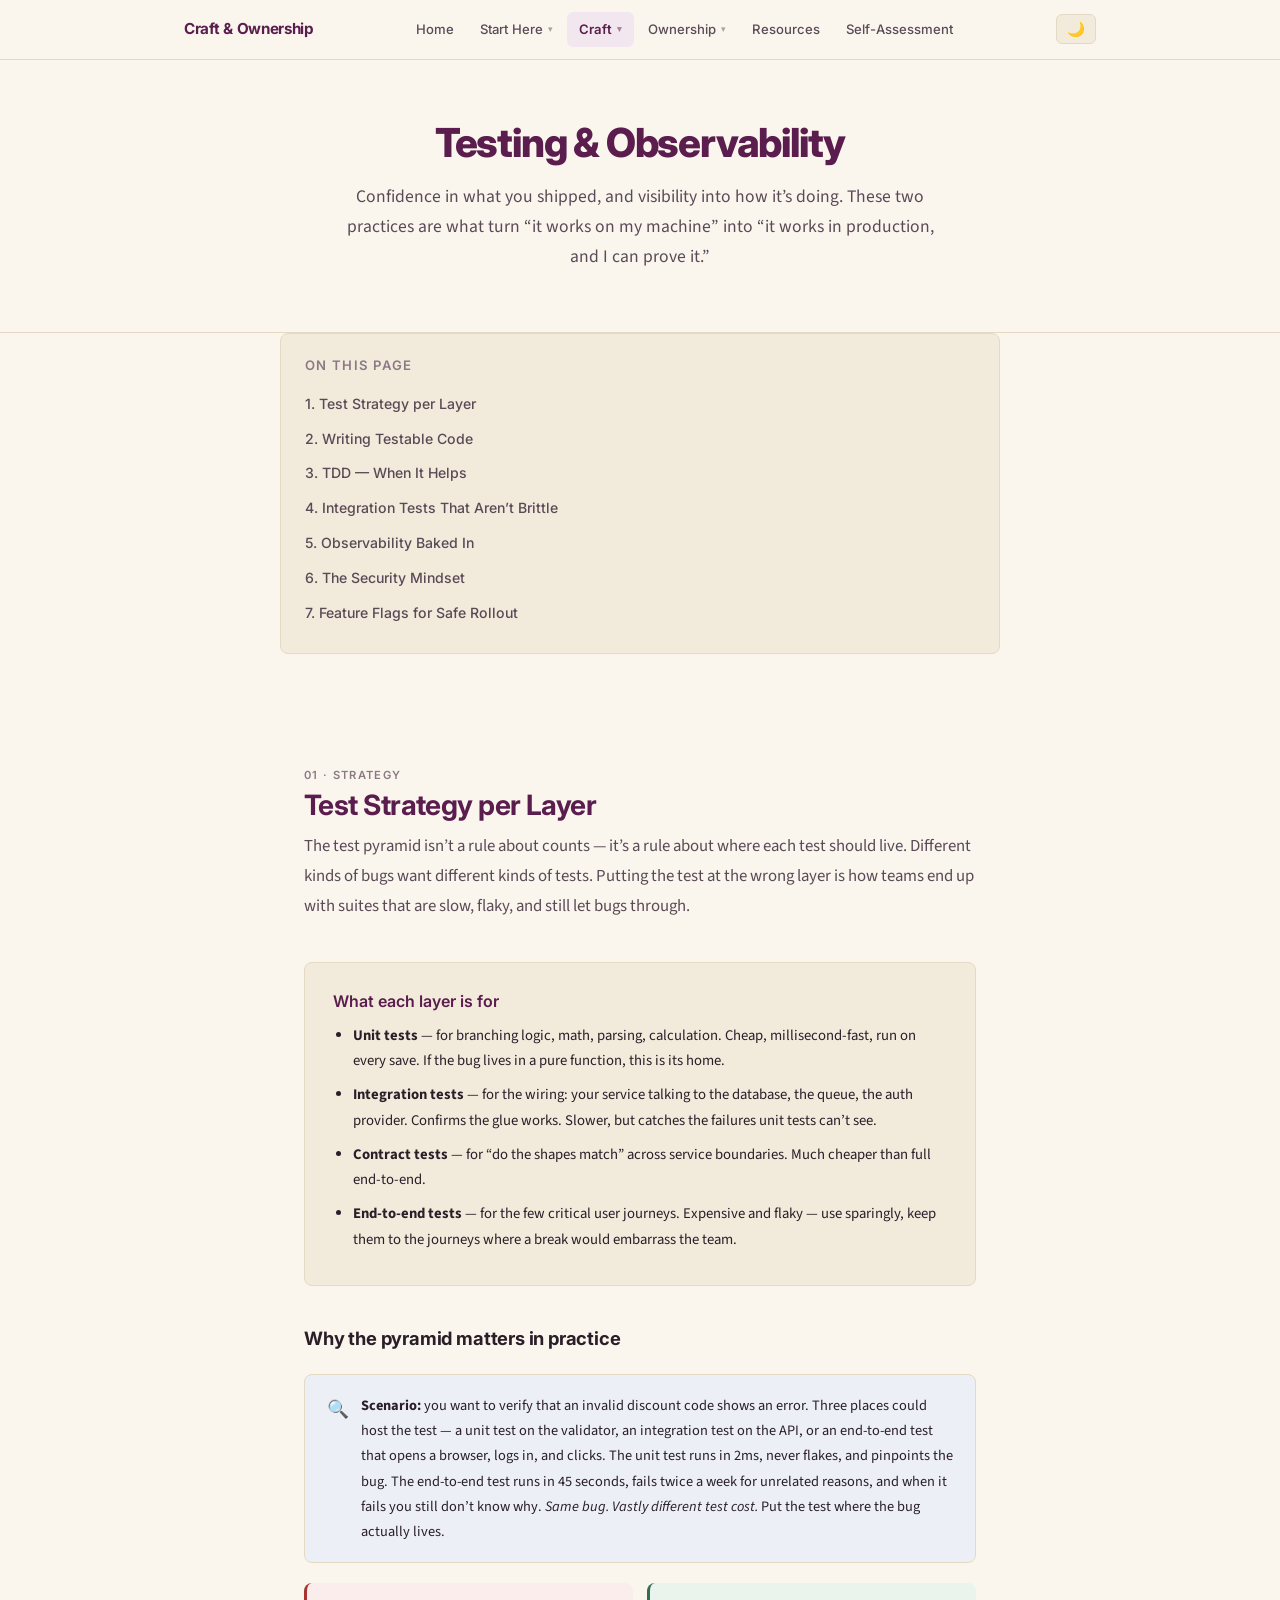
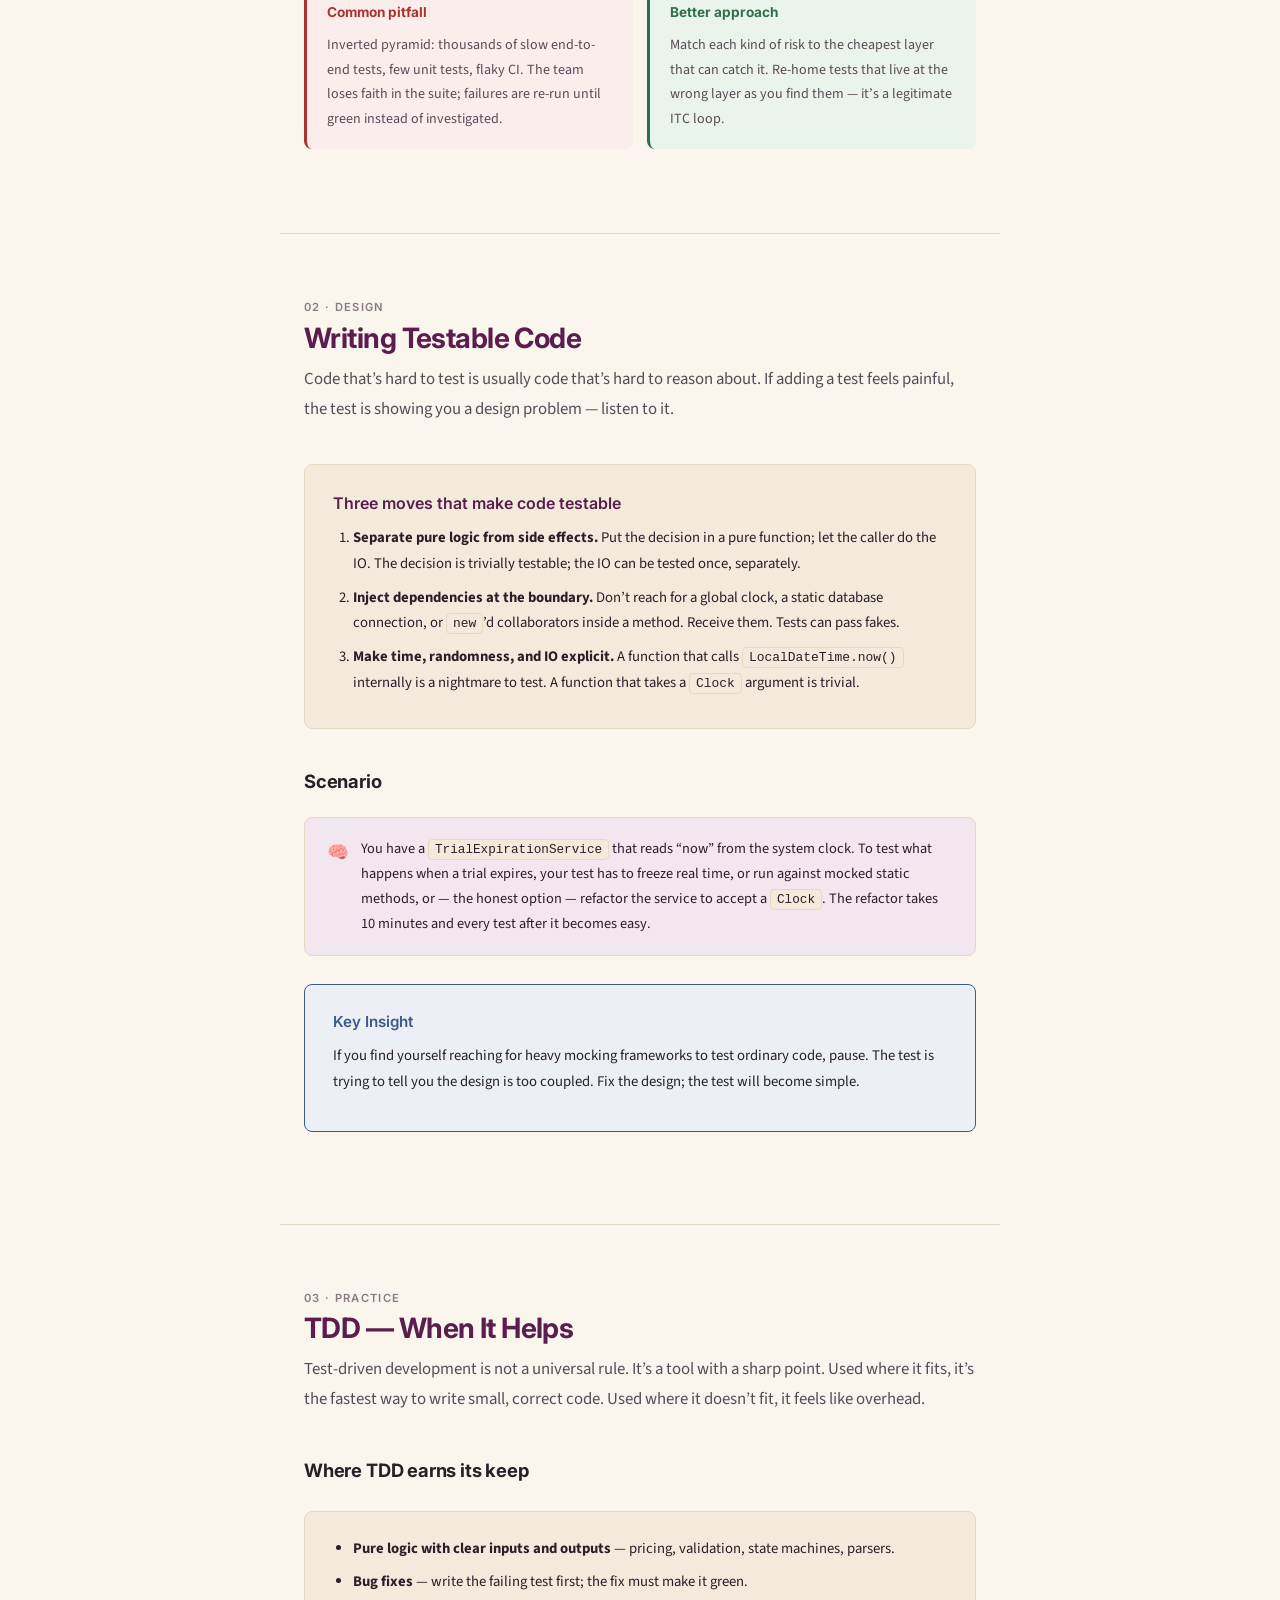
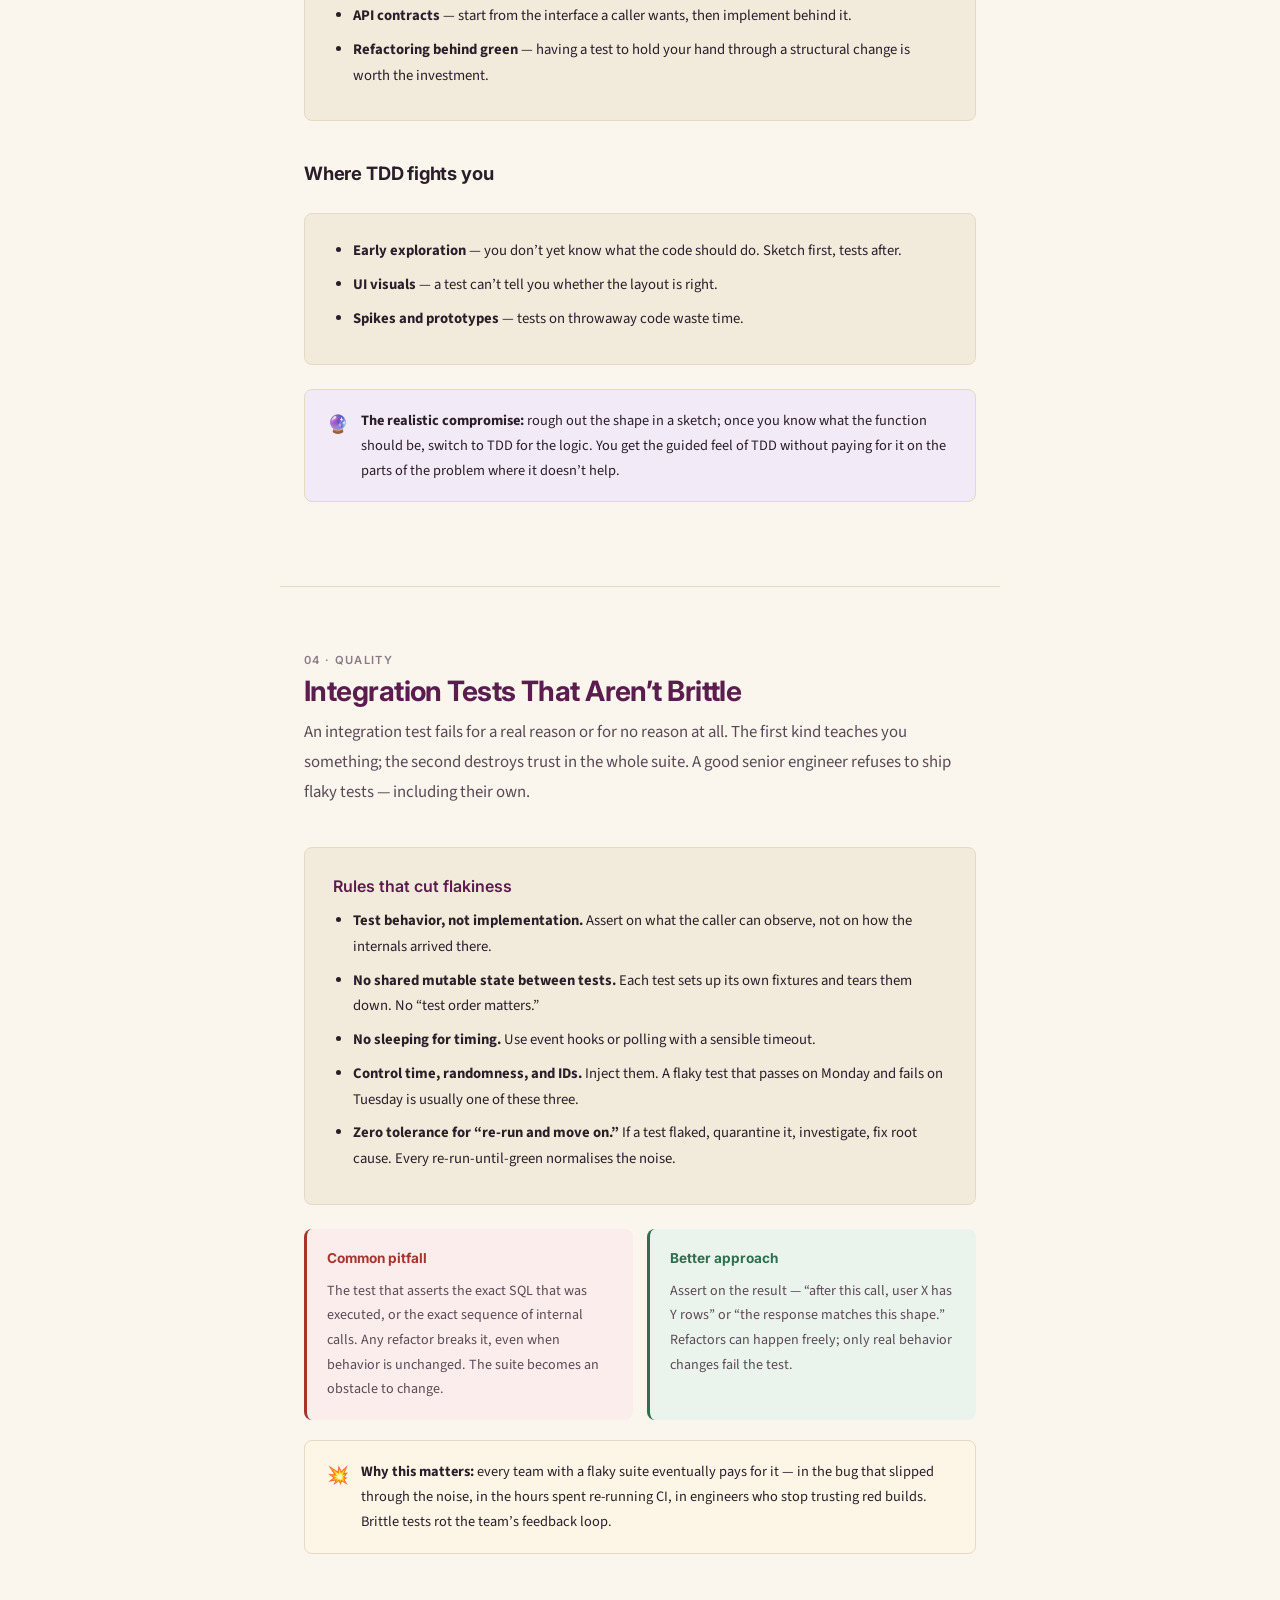
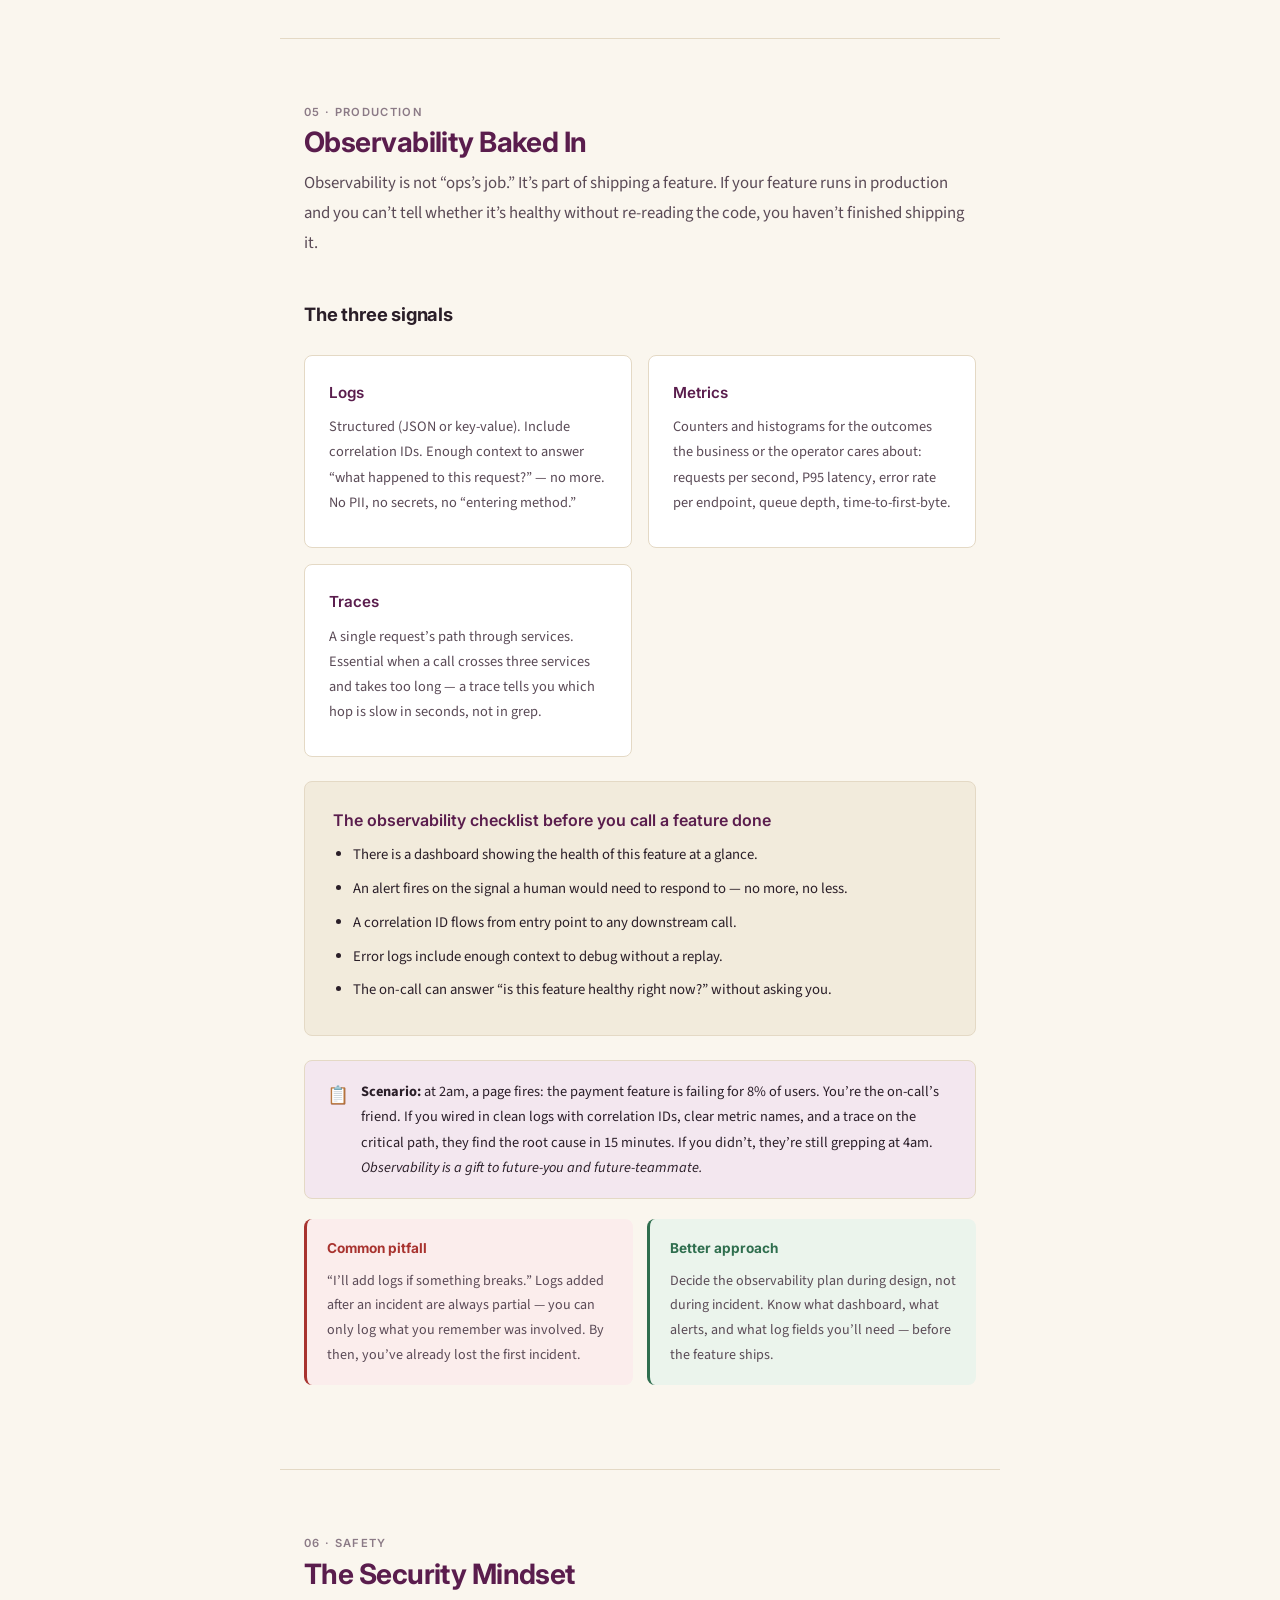
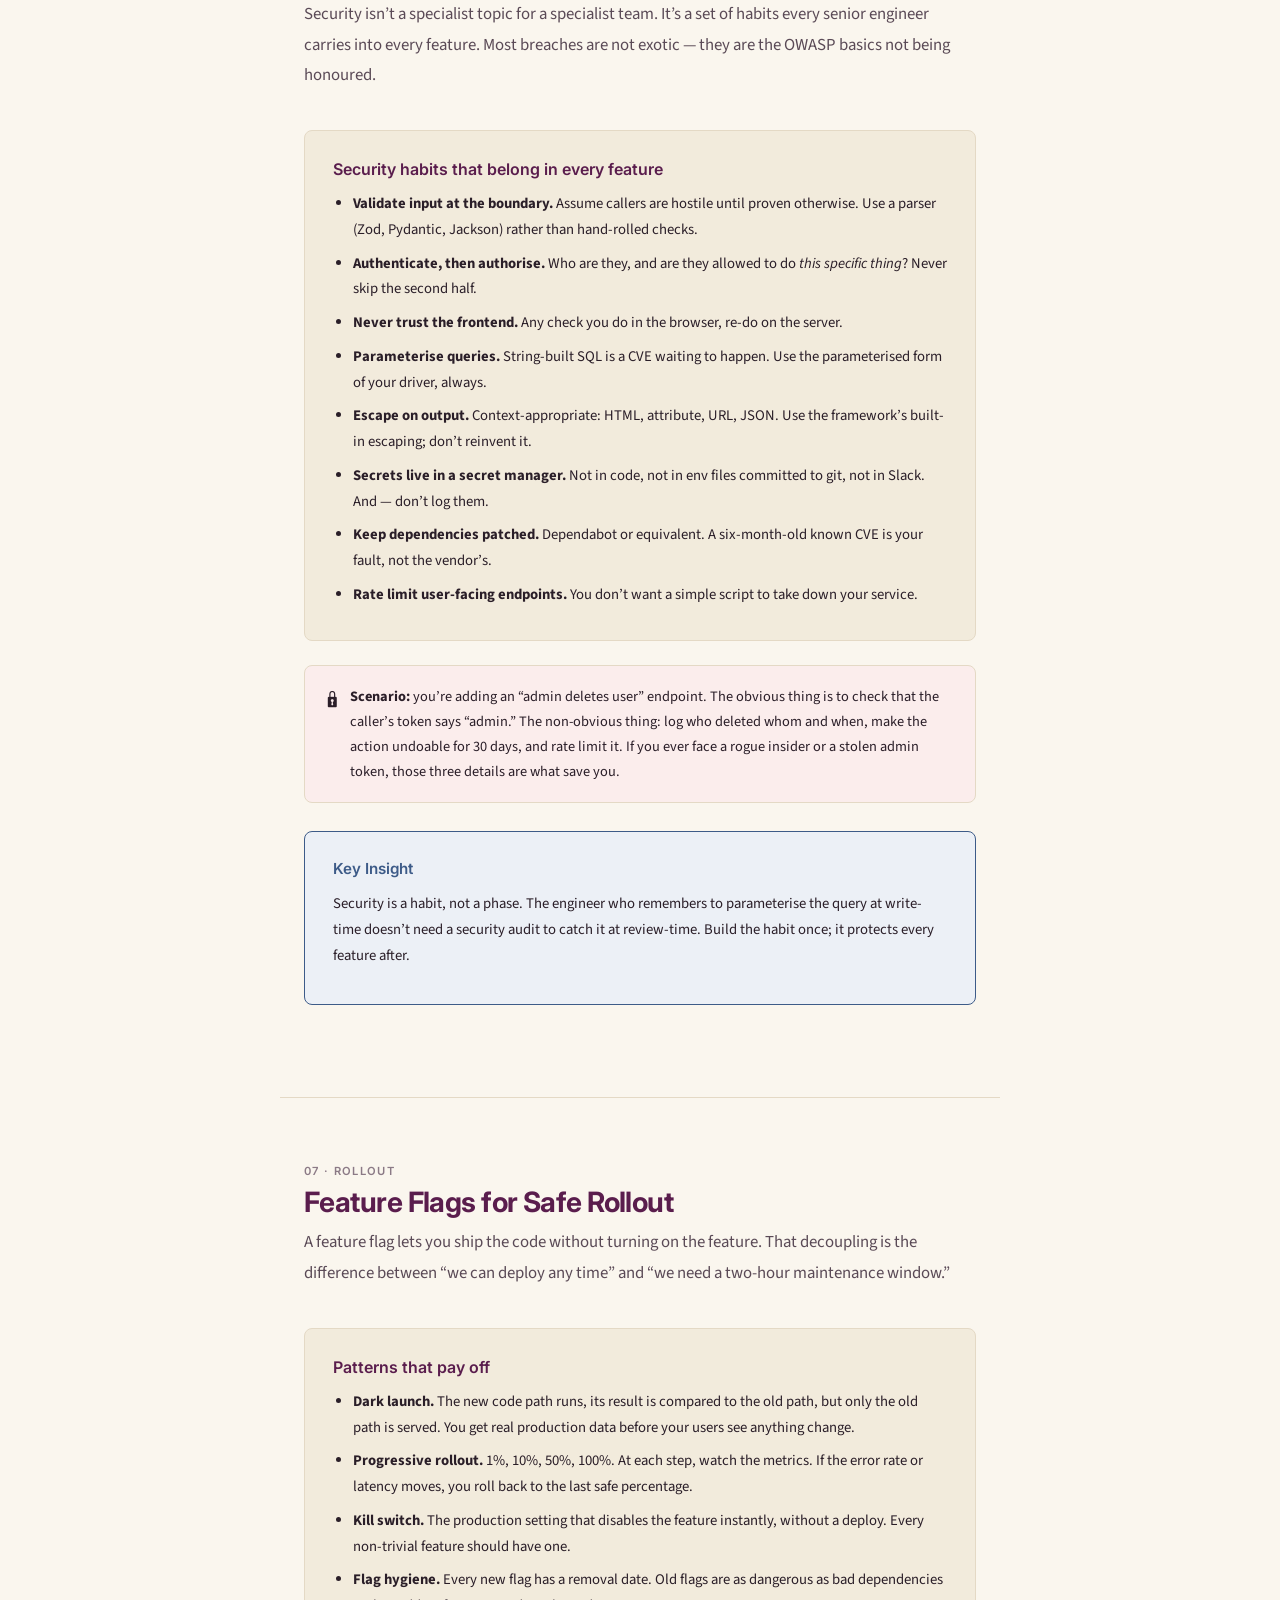
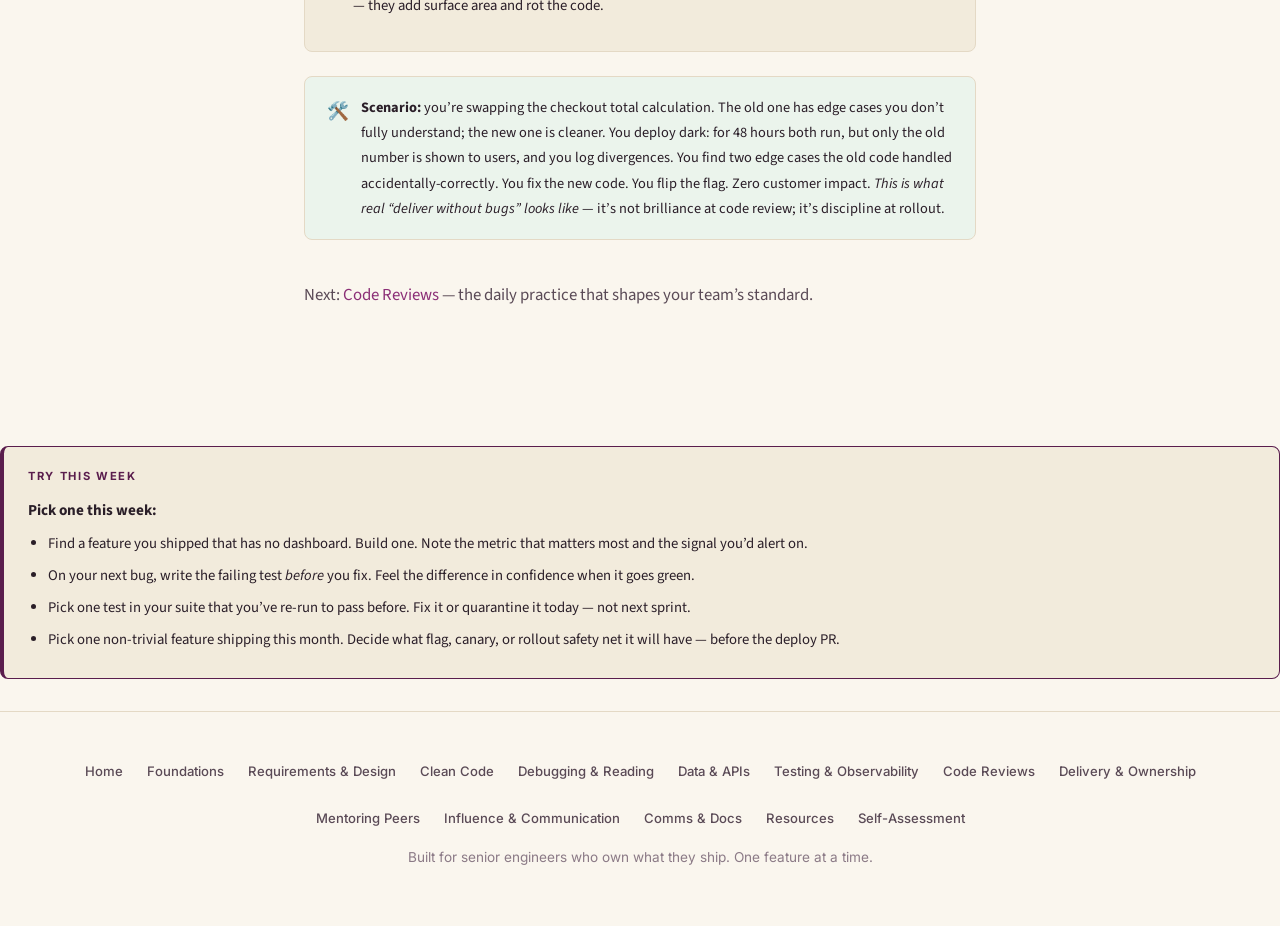
<file: testing-observability.html>
<!DOCTYPE html>
<html lang="en" data-theme="light">
<head>
  <meta charset="UTF-8">
  <meta name="viewport" content="width=device-width, initial-scale=1.0">
  <title>Testing &amp; Observability &mdash; Craft &amp; Ownership</title>
  <link rel="preconnect" href="https://fonts.googleapis.com">
  <link rel="preconnect" href="https://fonts.gstatic.com" crossorigin>
  <link href="https://fonts.googleapis.com/css2?family=Inter:wght@400;500;600;700;800&family=Source+Sans+3:wght@400;500;600;700&display=swap" rel="stylesheet">
  <link rel="stylesheet" href="css/styles.css">
</head>
<body data-current-page="testing-observability.html">

  <nav id="navbar">
    <div class="nav-inner">
      <a href="index.html" class="nav-brand">Craft &amp; Ownership</a>
      <div class="nav-links" id="navLinks">
        <a href="index.html">Home</a>
        <div class="nav-dropdown">
          <button class="nav-dropdown-toggle">Start Here</button>
          <div class="nav-dropdown-menu">
            <a href="foundations.html">Foundations</a>
            <a href="requirements-design.html">Requirements &amp; Design</a>
          </div>
        </div>
        <div class="nav-dropdown">
          <button class="nav-dropdown-toggle">Craft</button>
          <div class="nav-dropdown-menu">
            <a href="clean-code.html">Clean Code</a>
            <a href="debugging-reading.html">Debugging &amp; Reading</a>
            <a href="data-api.html">Data &amp; APIs</a>
            <a href="testing-observability.html">Testing &amp; Observability</a>
            <a href="code-reviews.html">Code Reviews</a>
          </div>
        </div>
        <div class="nav-dropdown">
          <button class="nav-dropdown-toggle">Ownership</button>
          <div class="nav-dropdown-menu">
            <a href="delivery-ownership.html">Delivery &amp; Ownership</a>
            <a href="mentoring-peers.html">Mentoring Peers</a>
            <a href="influence-communication.html">Influence &amp; Communication</a>
            <a href="communication-docs.html">Comms &amp; Docs</a>
          </div>
        </div>
        <a href="resources.html">Resources</a>
        <a href="self-assessment.html">Self-Assessment</a>
      </div>
      <div class="nav-right">
        <button class="theme-toggle" id="themeBtn" onclick="toggleTheme()" aria-label="Toggle dark mode">&#127769;</button>
        <button class="hamburger" onclick="toggleMenu()" aria-label="Open menu">&#9776;</button>
      </div>
    </div>
  </nav>

  <div class="page-header">
    <h1>Testing &amp; Observability</h1>
    <p class="subtitle">Confidence in what you shipped, and visibility into how it&rsquo;s doing. These two practices are what turn &ldquo;it works on my machine&rdquo; into &ldquo;it works in production, and I can prove it.&rdquo;</p>
  </div>

  <section class="page-toc">
    <h4>On This Page</h4>
    <ul>
      <li><a href="#pyramid">1. Test Strategy per Layer</a></li>
      <li><a href="#testable">2. Writing Testable Code</a></li>
      <li><a href="#tdd">3. TDD &mdash; When It Helps</a></li>
      <li><a href="#brittle">4. Integration Tests That Aren&rsquo;t Brittle</a></li>
      <li><a href="#observability">5. Observability Baked In</a></li>
      <li><a href="#security">6. The Security Mindset</a></li>
      <li><a href="#feature-flags">7. Feature Flags for Safe Rollout</a></li>
    </ul>
  </section>

  <!-- 1. Pyramid -->
  <section class="fade-in" id="pyramid">
    <span class="section-num">01 &middot; Strategy</span>
    <h2>Test Strategy per Layer</h2>
    <p class="section-intro">The test pyramid isn&rsquo;t a rule about counts &mdash; it&rsquo;s a rule about where each test should live. Different kinds of bugs want different kinds of tests. Putting the test at the wrong layer is how teams end up with suites that are slow, flaky, and still let bugs through.</p>

    <div class="framework">
      <h4>What each layer is for</h4>
      <ul>
        <li><strong>Unit tests</strong> &mdash; for branching logic, math, parsing, calculation. Cheap, millisecond-fast, run on every save. If the bug lives in a pure function, this is its home.</li>
        <li><strong>Integration tests</strong> &mdash; for the wiring: your service talking to the database, the queue, the auth provider. Confirms the glue works. Slower, but catches the failures unit tests can&rsquo;t see.</li>
        <li><strong>Contract tests</strong> &mdash; for &ldquo;do the shapes match&rdquo; across service boundaries. Much cheaper than full end-to-end.</li>
        <li><strong>End-to-end tests</strong> &mdash; for the few critical user journeys. Expensive and flaky &mdash; use sparingly, keep them to the journeys where a break would embarrass the team.</li>
      </ul>
    </div>

    <h3>Why the pyramid matters in practice</h3>
    <div class="tip info-tip">
      <span class="tip-icon">&#128269;</span>
      <div>
        <p><strong>Scenario:</strong> you want to verify that an invalid discount code shows an error. Three places could host the test &mdash; a unit test on the validator, an integration test on the API, or an end-to-end test that opens a browser, logs in, and clicks. The unit test runs in 2ms, never flakes, and pinpoints the bug. The end-to-end test runs in 45 seconds, fails twice a week for unrelated reasons, and when it fails you still don&rsquo;t know why. <em>Same bug. Vastly different test cost.</em> Put the test where the bug actually lives.</p>
      </div>
    </div>

    <div class="pattern-grid">
      <div class="pitfall">
        <h5>Common pitfall</h5>
        <p>Inverted pyramid: thousands of slow end-to-end tests, few unit tests, flaky CI. The team loses faith in the suite; failures are re-run until green instead of investigated.</p>
      </div>
      <div class="better">
        <h5>Better approach</h5>
        <p>Match each kind of risk to the cheapest layer that can catch it. Re-home tests that live at the wrong layer as you find them &mdash; it&rsquo;s a legitimate ITC loop.</p>
      </div>
    </div>
  </section>

  <div class="section-divider"></div>

  <!-- 2. Testable -->
  <section class="fade-in" id="testable">
    <span class="section-num">02 &middot; Design</span>
    <h2>Writing Testable Code</h2>
    <p class="section-intro">Code that&rsquo;s hard to test is usually code that&rsquo;s hard to reason about. If adding a test feels painful, the test is showing you a design problem &mdash; listen to it.</p>

    <div class="framework">
      <h4>Three moves that make code testable</h4>
      <ol>
        <li><strong>Separate pure logic from side effects.</strong> Put the decision in a pure function; let the caller do the IO. The decision is trivially testable; the IO can be tested once, separately.</li>
        <li><strong>Inject dependencies at the boundary.</strong> Don&rsquo;t reach for a global clock, a static database connection, or <code>new</code>&rsquo;d collaborators inside a method. Receive them. Tests can pass fakes.</li>
        <li><strong>Make time, randomness, and IO explicit.</strong> A function that calls <code>LocalDateTime.now()</code> internally is a nightmare to test. A function that takes a <code>Clock</code> argument is trivial.</li>
      </ol>
    </div>

    <h3>Scenario</h3>
    <div class="tip">
      <span class="tip-icon">&#129504;</span>
      <div>
        <p>You have a <code>TrialExpirationService</code> that reads &ldquo;now&rdquo; from the system clock. To test what happens when a trial expires, your test has to freeze real time, or run against mocked static methods, or &mdash; the honest option &mdash; refactor the service to accept a <code>Clock</code>. The refactor takes 10 minutes and every test after it becomes easy.</p>
      </div>
    </div>

    <div class="key-insight">
      <h4>Key Insight</h4>
      <p>If you find yourself reaching for heavy mocking frameworks to test ordinary code, pause. The test is trying to tell you the design is too coupled. Fix the design; the test will become simple.</p>
    </div>
  </section>

  <div class="section-divider"></div>

  <!-- 3. TDD -->
  <section class="fade-in" id="tdd">
    <span class="section-num">03 &middot; Practice</span>
    <h2>TDD &mdash; When It Helps</h2>
    <p class="section-intro">Test-driven development is not a universal rule. It&rsquo;s a tool with a sharp point. Used where it fits, it&rsquo;s the fastest way to write small, correct code. Used where it doesn&rsquo;t fit, it feels like overhead.</p>

    <h3>Where TDD earns its keep</h3>
    <div class="framework">
      <ul>
        <li><strong>Pure logic with clear inputs and outputs</strong> &mdash; pricing, validation, state machines, parsers.</li>
        <li><strong>Bug fixes</strong> &mdash; write the failing test first; the fix must make it green.</li>
        <li><strong>API contracts</strong> &mdash; start from the interface a caller wants, then implement behind it.</li>
        <li><strong>Refactoring behind green</strong> &mdash; having a test to hold your hand through a structural change is worth the investment.</li>
      </ul>
    </div>

    <h3>Where TDD fights you</h3>
    <div class="framework">
      <ul>
        <li><strong>Early exploration</strong> &mdash; you don&rsquo;t yet know what the code should do. Sketch first, tests after.</li>
        <li><strong>UI visuals</strong> &mdash; a test can&rsquo;t tell you whether the layout is right.</li>
        <li><strong>Spikes and prototypes</strong> &mdash; tests on throwaway code waste time.</li>
      </ul>
    </div>

    <div class="tip purple-tip">
      <span class="tip-icon">&#128302;</span>
      <div>
        <p><strong>The realistic compromise:</strong> rough out the shape in a sketch; once you know what the function should be, switch to TDD for the logic. You get the guided feel of TDD without paying for it on the parts of the problem where it doesn&rsquo;t help.</p>
      </div>
    </div>
  </section>

  <div class="section-divider"></div>

  <!-- 4. Brittle -->
  <section class="fade-in" id="brittle">
    <span class="section-num">04 &middot; Quality</span>
    <h2>Integration Tests That Aren&rsquo;t Brittle</h2>
    <p class="section-intro">An integration test fails for a real reason or for no reason at all. The first kind teaches you something; the second destroys trust in the whole suite. A good senior engineer refuses to ship flaky tests &mdash; including their own.</p>

    <div class="framework">
      <h4>Rules that cut flakiness</h4>
      <ul>
        <li><strong>Test behavior, not implementation.</strong> Assert on what the caller can observe, not on how the internals arrived there.</li>
        <li><strong>No shared mutable state between tests.</strong> Each test sets up its own fixtures and tears them down. No &ldquo;test order matters.&rdquo;</li>
        <li><strong>No sleeping for timing.</strong> Use event hooks or polling with a sensible timeout.</li>
        <li><strong>Control time, randomness, and IDs.</strong> Inject them. A flaky test that passes on Monday and fails on Tuesday is usually one of these three.</li>
        <li><strong>Zero tolerance for &ldquo;re-run and move on.&rdquo;</strong> If a test flaked, quarantine it, investigate, fix root cause. Every re-run-until-green normalises the noise.</li>
      </ul>
    </div>

    <div class="pattern-grid">
      <div class="pitfall">
        <h5>Common pitfall</h5>
        <p>The test that asserts the exact SQL that was executed, or the exact sequence of internal calls. Any refactor breaks it, even when behavior is unchanged. The suite becomes an obstacle to change.</p>
      </div>
      <div class="better">
        <h5>Better approach</h5>
        <p>Assert on the result &mdash; &ldquo;after this call, user X has Y rows&rdquo; or &ldquo;the response matches this shape.&rdquo; Refactors can happen freely; only real behavior changes fail the test.</p>
      </div>
    </div>

    <div class="tip warning-tip">
      <span class="tip-icon">&#128165;</span>
      <div>
        <p><strong>Why this matters:</strong> every team with a flaky suite eventually pays for it &mdash; in the bug that slipped through the noise, in the hours spent re-running CI, in engineers who stop trusting red builds. Brittle tests rot the team&rsquo;s feedback loop.</p>
      </div>
    </div>
  </section>

  <div class="section-divider"></div>

  <!-- 5. Observability -->
  <section class="fade-in" id="observability">
    <span class="section-num">05 &middot; Production</span>
    <h2>Observability Baked In</h2>
    <p class="section-intro">Observability is not &ldquo;ops&rsquo;s job.&rdquo; It&rsquo;s part of shipping a feature. If your feature runs in production and you can&rsquo;t tell whether it&rsquo;s healthy without re-reading the code, you haven&rsquo;t finished shipping it.</p>

    <h3>The three signals</h3>
    <div class="card-grid three-col">
      <div class="card">
        <h4>Logs</h4>
        <p>Structured (JSON or key-value). Include correlation IDs. Enough context to answer &ldquo;what happened to this request?&rdquo; &mdash; no more. No PII, no secrets, no &ldquo;entering method.&rdquo;</p>
      </div>
      <div class="card">
        <h4>Metrics</h4>
        <p>Counters and histograms for the outcomes the business or the operator cares about: requests per second, P95 latency, error rate per endpoint, queue depth, time-to-first-byte.</p>
      </div>
      <div class="card">
        <h4>Traces</h4>
        <p>A single request&rsquo;s path through services. Essential when a call crosses three services and takes too long &mdash; a trace tells you which hop is slow in seconds, not in grep.</p>
      </div>
    </div>

    <div class="framework">
      <h4>The observability checklist before you call a feature done</h4>
      <ul>
        <li>There is a dashboard showing the health of this feature at a glance.</li>
        <li>An alert fires on the signal a human would need to respond to &mdash; no more, no less.</li>
        <li>A correlation ID flows from entry point to any downstream call.</li>
        <li>Error logs include enough context to debug without a replay.</li>
        <li>The on-call can answer &ldquo;is this feature healthy right now?&rdquo; without asking you.</li>
      </ul>
    </div>

    <div class="tip">
      <span class="tip-icon">&#128203;</span>
      <div>
        <p><strong>Scenario:</strong> at 2am, a page fires: the payment feature is failing for 8% of users. You&rsquo;re the on-call&rsquo;s friend. If you wired in clean logs with correlation IDs, clear metric names, and a trace on the critical path, they find the root cause in 15 minutes. If you didn&rsquo;t, they&rsquo;re still grepping at 4am. <em>Observability is a gift to future-you and future-teammate.</em></p>
      </div>
    </div>

    <div class="pattern-grid">
      <div class="pitfall">
        <h5>Common pitfall</h5>
        <p>&ldquo;I&rsquo;ll add logs if something breaks.&rdquo; Logs added after an incident are always partial &mdash; you can only log what you remember was involved. By then, you&rsquo;ve already lost the first incident.</p>
      </div>
      <div class="better">
        <h5>Better approach</h5>
        <p>Decide the observability plan during design, not during incident. Know what dashboard, what alerts, and what log fields you&rsquo;ll need &mdash; before the feature ships.</p>
      </div>
    </div>
  </section>

  <div class="section-divider"></div>

  <!-- 6. Security -->
  <section class="fade-in" id="security">
    <span class="section-num">06 &middot; Safety</span>
    <h2>The Security Mindset</h2>
    <p class="section-intro">Security isn&rsquo;t a specialist topic for a specialist team. It&rsquo;s a set of habits every senior engineer carries into every feature. Most breaches are not exotic &mdash; they are the OWASP basics not being honoured.</p>

    <div class="framework">
      <h4>Security habits that belong in every feature</h4>
      <ul>
        <li><strong>Validate input at the boundary.</strong> Assume callers are hostile until proven otherwise. Use a parser (Zod, Pydantic, Jackson) rather than hand-rolled checks.</li>
        <li><strong>Authenticate, then authorise.</strong> Who are they, and are they allowed to do <em>this specific thing</em>? Never skip the second half.</li>
        <li><strong>Never trust the frontend.</strong> Any check you do in the browser, re-do on the server.</li>
        <li><strong>Parameterise queries.</strong> String-built SQL is a CVE waiting to happen. Use the parameterised form of your driver, always.</li>
        <li><strong>Escape on output.</strong> Context-appropriate: HTML, attribute, URL, JSON. Use the framework&rsquo;s built-in escaping; don&rsquo;t reinvent it.</li>
        <li><strong>Secrets live in a secret manager.</strong> Not in code, not in env files committed to git, not in Slack. And &mdash; don&rsquo;t log them.</li>
        <li><strong>Keep dependencies patched.</strong> Dependabot or equivalent. A six-month-old known CVE is your fault, not the vendor&rsquo;s.</li>
        <li><strong>Rate limit user-facing endpoints.</strong> You don&rsquo;t want a simple script to take down your service.</li>
      </ul>
    </div>

    <div class="tip danger-tip">
      <span class="tip-icon">&#128274;</span>
      <div>
        <p><strong>Scenario:</strong> you&rsquo;re adding an &ldquo;admin deletes user&rdquo; endpoint. The obvious thing is to check that the caller&rsquo;s token says &ldquo;admin.&rdquo; The non-obvious thing: log who deleted whom and when, make the action undoable for 30 days, and rate limit it. If you ever face a rogue insider or a stolen admin token, those three details are what save you.</p>
      </div>
    </div>

    <div class="key-insight">
      <h4>Key Insight</h4>
      <p>Security is a habit, not a phase. The engineer who remembers to parameterise the query at write-time doesn&rsquo;t need a security audit to catch it at review-time. Build the habit once; it protects every feature after.</p>
    </div>
  </section>

  <div class="section-divider"></div>

  <!-- 7. Feature flags -->
  <section class="fade-in" id="feature-flags">
    <span class="section-num">07 &middot; Rollout</span>
    <h2>Feature Flags for Safe Rollout</h2>
    <p class="section-intro">A feature flag lets you ship the code without turning on the feature. That decoupling is the difference between &ldquo;we can deploy any time&rdquo; and &ldquo;we need a two-hour maintenance window.&rdquo;</p>

    <div class="framework">
      <h4>Patterns that pay off</h4>
      <ul>
        <li><strong>Dark launch.</strong> The new code path runs, its result is compared to the old path, but only the old path is served. You get real production data before your users see anything change.</li>
        <li><strong>Progressive rollout.</strong> 1%, 10%, 50%, 100%. At each step, watch the metrics. If the error rate or latency moves, you roll back to the last safe percentage.</li>
        <li><strong>Kill switch.</strong> The production setting that disables the feature instantly, without a deploy. Every non-trivial feature should have one.</li>
        <li><strong>Flag hygiene.</strong> Every new flag has a removal date. Old flags are as dangerous as bad dependencies &mdash; they add surface area and rot the code.</li>
      </ul>
    </div>

    <div class="tip success-tip">
      <span class="tip-icon">&#128736;&#65039;</span>
      <div>
        <p><strong>Scenario:</strong> you&rsquo;re swapping the checkout total calculation. The old one has edge cases you don&rsquo;t fully understand; the new one is cleaner. You deploy dark: for 48 hours both run, but only the old number is shown to users, and you log divergences. You find two edge cases the old code handled accidentally-correctly. You fix the new code. You flip the flag. Zero customer impact. <em>This is what real &ldquo;deliver without bugs&rdquo; looks like</em> &mdash; it&rsquo;s not brilliance at code review; it&rsquo;s discipline at rollout.</p>
      </div>
    </div>

    <p class="section-intro" style="margin-top:40px;">Next: <a href="code-reviews.html">Code Reviews</a> &mdash; the daily practice that shapes your team&rsquo;s standard.</p>
  </section>

  <div class="try-this">
    <p><strong>Pick one this week:</strong></p>
    <ul>
      <li>Find a feature you shipped that has no dashboard. Build one. Note the metric that matters most and the signal you&rsquo;d alert on.</li>
      <li>On your next bug, write the failing test <em>before</em> you fix. Feel the difference in confidence when it goes green.</li>
      <li>Pick one test in your suite that you&rsquo;ve re-run to pass before. Fix it or quarantine it today &mdash; not next sprint.</li>
      <li>Pick one non-trivial feature shipping this month. Decide what flag, canary, or rollout safety net it will have &mdash; before the deploy PR.</li>
    </ul>
  </div>

  <footer>
    <div class="footer-links">
      <a href="index.html">Home</a>
      <a href="foundations.html">Foundations</a>
      <a href="requirements-design.html">Requirements &amp; Design</a>
      <a href="clean-code.html">Clean Code</a>
      <a href="debugging-reading.html">Debugging &amp; Reading</a>
      <a href="data-api.html">Data &amp; APIs</a>
      <a href="testing-observability.html">Testing &amp; Observability</a>
      <a href="code-reviews.html">Code Reviews</a>
      <a href="delivery-ownership.html">Delivery &amp; Ownership</a>
      <a href="mentoring-peers.html">Mentoring Peers</a>
      <a href="influence-communication.html">Influence &amp; Communication</a>
      <a href="communication-docs.html">Comms &amp; Docs</a>
      <a href="resources.html">Resources</a>
      <a href="self-assessment.html">Self-Assessment</a>
    </div>
    <p>Built for senior engineers who own what they ship. One feature at a time.</p>
  </footer>

  <script src="js/script.js"></script>
</body>
</html>
</file>
<file: css/styles.css>
/* ═══════════════════════════════════════════
   Craft & Ownership — Design System
   Palette: "Plum & Parchment"
   Fonts: Source Sans 3 (body) + Inter (headings/UI)
   ═══════════════════════════════════════════ */

:root {
  --bg: #FAF6EE;
  --bg-alt: #F2EBDC;
  --bg-card: #FFFFFF;
  --text: #2A1E28;
  --text-secondary: #5A4A56;
  --text-muted: #8B7A86;
  --accent: #5A1D4D;
  --accent-light: #7A2E6B;
  --accent-link: #8B2F76;
  --accent-pale: #F3E7EF;
  --border: #E4D9C5;
  --border-light: #EFE7D5;
  --success: #2F6E4E;
  --success-pale: #EBF4EC;
  --warning: #9C5A0C;
  --warning-pale: #FDF5E6;
  --danger: #A8332F;
  --danger-pale: #FBEDEC;
  --info: #3D5B88;
  --info-pale: #ECF0F6;
  --purple: #6B21A8;
  --purple-pale: #F3EAF7;
  --shadow-sm: 0 1px 3px rgba(42,30,40,0.06);
  --shadow: 0 2px 8px rgba(42,30,40,0.07);
  --shadow-lg: 0 4px 16px rgba(42,30,40,0.09);
  --radius: 8px;
  --radius-lg: 12px;
  --transition: 0.2s ease;
  --content-width: 720px;
  --page-width: 960px;
}

[data-theme="dark"] {
  --bg: #1C1418;
  --bg-alt: #261B22;
  --bg-card: #261B22;
  --text: #F0E6D6;
  --text-secondary: #BDADB4;
  --text-muted: #8B7A86;
  --accent: #D280B8;
  --accent-light: #E6A0CF;
  --accent-link: #E6A0CF;
  --accent-pale: #3A1F33;
  --border: #3F2E38;
  --border-light: #2F232A;
  --success: #6DC08A;
  --success-pale: #1E3328;
  --warning: #E0A050;
  --warning-pale: #3A2A14;
  --danger: #E58A84;
  --danger-pale: #3A1D1B;
  --info: #8AA8D8;
  --info-pale: #1E2A3B;
  --purple: #C894EB;
  --purple-pale: #2D1B3A;
  --shadow-sm: 0 1px 3px rgba(0,0,0,0.3);
  --shadow: 0 2px 8px rgba(0,0,0,0.3);
  --shadow-lg: 0 4px 16px rgba(0,0,0,0.45);
}

/* ─── RESET ─── */
*, *::before, *::after { margin: 0; padding: 0; box-sizing: border-box; }
html { scroll-behavior: smooth; }
body {
  font-family: 'Source Sans 3', 'Segoe UI', system-ui, -apple-system, sans-serif;
  background: var(--bg);
  color: var(--text);
  line-height: 1.75;
  font-size: 16.5px;
  transition: background 0.3s, color 0.3s;
  -webkit-font-smoothing: antialiased;
}

/* ─── TYPOGRAPHY ─── */
h1, h2, h3, h4, h5, h6, nav, footer, .nav-brand, .cta-btn, .tab-header,
.checklist-item label, .tech-badge, .role-badge, .theme-toggle,
.accordion-header, .reveal-btn, button, .card h4, .framework h4,
.comparison th, .comparison td, .section-num, .page-toc {
  font-family: 'Inter', -apple-system, BlinkMacSystemFont, 'Segoe UI', sans-serif;
}

h1 { font-size: 2.5rem; font-weight: 800; color: var(--accent); letter-spacing: -0.03em; line-height: 1.15; }
h2 { font-size: 1.75rem; font-weight: 700; color: var(--accent); letter-spacing: -0.02em; line-height: 1.2; margin-bottom: 8px; }
h3 { font-size: 1.15rem; font-weight: 700; color: var(--text); margin: 36px 0 12px; letter-spacing: -0.01em; }
h4 { font-size: 0.95rem; font-weight: 600; color: var(--accent); margin: 16px 0 8px; }
p { margin-bottom: 12px; }
a { color: var(--accent-link); text-decoration: none; transition: var(--transition); }
a:hover { text-decoration: underline; }
strong { font-weight: 700; }
code {
  font-family: 'JetBrains Mono', 'Fira Code', 'Consolas', monospace;
  font-size: 0.88em; background: var(--bg-alt); padding: 2px 6px;
  border-radius: 4px; border: 1px solid var(--border);
}

.section-num {
  font-size: 0.7rem; font-weight: 600; color: var(--text-muted);
  display: block; margin-bottom: 4px; letter-spacing: 0.12em; text-transform: uppercase;
}
.section-intro {
  font-size: 1.05rem; color: var(--text-secondary); margin-bottom: 40px;
  max-width: var(--content-width); line-height: 1.8;
}

/* ─── NAVIGATION ─── */
nav {
  position: fixed; top: 0; left: 0; right: 0; z-index: 1000;
  background: var(--bg); border-bottom: 1px solid var(--border);
  transition: box-shadow 0.2s;
}
nav.scrolled { box-shadow: var(--shadow); }
.nav-inner {
  max-width: var(--page-width); margin: 0 auto;
  display: flex; align-items: center; justify-content: space-between;
  padding: 12px 24px; gap: 16px;
}
.nav-brand {
  font-weight: 700; font-size: 0.95rem; color: var(--accent);
  text-decoration: none; white-space: nowrap; letter-spacing: -0.02em;
}
.nav-links { display: flex; gap: 2px; align-items: center; }
.nav-links a {
  text-decoration: none; color: var(--text-secondary);
  padding: 6px 12px; border-radius: 6px; font-size: 0.82rem;
  transition: var(--transition); font-weight: 500; white-space: nowrap;
}
.nav-links a:hover { background: var(--accent-pale); color: var(--accent); text-decoration: none; }
.nav-links a.active { background: var(--accent-pale); color: var(--accent); font-weight: 600; }
.nav-right { display: flex; align-items: center; gap: 8px; }
.hamburger {
  display: none; background: none; border: none; cursor: pointer;
  font-size: 1.4rem; color: var(--accent); padding: 4px;
}

/* ─── Nav Dropdowns ─── */
.nav-dropdown {
  position: relative;
  display: flex;
  align-items: center;
}
.nav-dropdown-toggle {
  color: var(--text-secondary);
  padding: 6px 12px; border-radius: 6px; font-size: 0.82rem;
  font-weight: 500; white-space: nowrap;
  cursor: pointer; display: inline-flex; align-items: center; gap: 4px;
  background: none; border: none; outline: none;
  font-family: 'Inter', -apple-system, BlinkMacSystemFont, 'Segoe UI', sans-serif;
  line-height: 1.75;
  transition: var(--transition);
  -webkit-appearance: none;
  appearance: none;
}
.nav-dropdown-toggle::after {
  content: '▾'; font-size: 0.65em; opacity: 0.5; margin-left: 1px;
}
.nav-dropdown-toggle:hover { background: var(--accent-pale); color: var(--accent); }
.nav-dropdown.active > .nav-dropdown-toggle { background: var(--accent-pale); color: var(--accent); font-weight: 600; }
.nav-dropdown-menu {
  display: none !important;
  position: absolute; top: 100%; left: 0;
  margin-top: 4px;
  background: var(--bg); border: 1px solid var(--border);
  border-radius: var(--radius); box-shadow: var(--shadow-lg);
  padding: 6px 0; min-width: 220px; z-index: 1001;
}
.nav-dropdown-menu::before {
  content: ''; position: absolute; top: -8px; left: 0; right: 0; height: 8px;
}
.nav-dropdown:hover > .nav-dropdown-menu,
.nav-dropdown:focus-within > .nav-dropdown-menu { display: block !important; }
.nav-dropdown-menu a {
  display: block; padding: 8px 16px; color: var(--text-secondary);
  font-size: 0.82rem; font-weight: 500; text-decoration: none;
  transition: var(--transition); white-space: nowrap;
}
.nav-dropdown-menu a:hover { background: var(--accent-pale); color: var(--accent); text-decoration: none; }
.nav-dropdown-menu a.active { color: var(--accent); font-weight: 600; background: var(--accent-pale); }

.theme-toggle {
  background: var(--bg-alt); border: 1px solid var(--border); cursor: pointer;
  padding: 5px 10px; border-radius: 6px; font-size: 0.9rem;
  transition: var(--transition);
}
.theme-toggle:hover { background: var(--accent-pale); }

@media (max-width: 860px) {
  .nav-links { display: none; }
  .nav-links.open {
    display: flex; flex-direction: column; align-items: stretch; gap: 4px;
    position: absolute; top: 100%; left: 0; right: 0;
    background: var(--bg); padding: 12px 16px;
    border-bottom: 1px solid var(--border); box-shadow: var(--shadow);
  }
  .nav-links.open > a { text-align: left; }
  .hamburger { display: block; }
  .nav-dropdown { width: 100%; display: block; }
  .nav-dropdown-toggle { width: 100%; justify-content: space-between; text-align: left; }
  .nav-dropdown-menu {
    position: static !important; box-shadow: none !important; border: none !important;
    padding: 0 0 0 16px !important; margin-top: 0 !important; min-width: auto !important;
    display: none !important;
  }
  .nav-dropdown-menu::before { display: none; }
  .nav-dropdown:hover > .nav-dropdown-menu { display: none !important; }
  .nav-dropdown.open > .nav-dropdown-menu { display: block !important; }
}

/* ─── PAGE LAYOUT ─── */
.page-header {
  padding: 120px 24px 60px; text-align: center;
  border-bottom: 1px solid var(--border);
}
.page-header h1 { margin-bottom: 16px; }
.page-header .subtitle {
  font-size: 1.1rem; color: var(--text-secondary);
  max-width: 600px; margin: 0 auto; line-height: 1.7;
}

section {
  max-width: var(--content-width); margin: 0 auto;
  padding: 64px 24px;
}
section.wide { max-width: var(--page-width); }

.section-divider {
  max-width: var(--content-width); margin: 0 auto;
  height: 1px; background: var(--border);
}

/* ─── HERO (home page only) ─── */
.hero {
  min-height: 85vh; display: flex; align-items: center; justify-content: center;
  text-align: center; padding: 120px 24px 80px;
}
.hero-content { max-width: 640px; }
.hero h1 { font-size: clamp(2rem, 5vw, 3rem); margin-bottom: 20px; }
.hero .subtitle {
  font-size: 1.15rem; color: var(--text-secondary);
  margin-bottom: 16px; line-height: 1.7;
}
.hero .tagline {
  font-size: 0.95rem; color: var(--text-muted);
  font-style: italic; margin-bottom: 48px;
}
.cta-btn {
  display: inline-block; background: var(--accent); color: white;
  padding: 14px 32px; border-radius: 6px; text-decoration: none;
  font-weight: 600; font-size: 0.9rem; transition: var(--transition);
  letter-spacing: 0.01em;
}
.cta-btn:hover { background: var(--accent-light); text-decoration: none; transform: translateY(-1px); box-shadow: var(--shadow-lg); }

/* ─── CARDS ─── */
.card-grid {
  display: grid; grid-template-columns: repeat(auto-fit, minmax(280px, 1fr));
  gap: 16px; margin: 24px 0;
}
.card-grid.two-col { grid-template-columns: repeat(auto-fit, minmax(300px, 1fr)); }
.card-grid.three-col { grid-template-columns: repeat(auto-fit, minmax(220px, 1fr)); }
.card {
  background: var(--bg-card); border-radius: var(--radius);
  padding: 24px; border: 1px solid var(--border);
  transition: var(--transition);
}
.card:hover { box-shadow: var(--shadow); border-color: var(--accent-pale); }
.card h4 { margin-top: 0; font-size: 0.95rem; }
.card p { color: var(--text-secondary); font-size: 0.9rem; margin-bottom: 8px; }
.card ul { margin: 8px 0 0 18px; }
.card ul li { color: var(--text-secondary); font-size: 0.9rem; margin-bottom: 4px; }
.card a.card-link {
  display: inline-block; margin-top: 12px; font-size: 0.85rem;
  font-weight: 600; color: var(--accent-link);
  font-family: 'Inter', sans-serif;
}
.card a.card-link:hover { text-decoration: underline; }

/* ─── PATH CARDS (home page) ─── */
.path-grid {
  display: grid; grid-template-columns: repeat(auto-fit, minmax(280px, 1fr));
  gap: 20px; margin: 40px auto; max-width: var(--page-width); padding: 0 24px;
}
.path-card {
  background: var(--bg-card); border: 1px solid var(--border);
  border-radius: var(--radius-lg); padding: 32px 28px;
  text-decoration: none; color: var(--text); transition: var(--transition);
  display: block;
}
.path-card:hover {
  border-color: var(--accent); box-shadow: var(--shadow-lg);
  transform: translateY(-2px); text-decoration: none;
}
.path-card .path-icon { font-size: 1.8rem; margin-bottom: 16px; display: block; }
.path-card h3 {
  font-size: 1.05rem; margin: 0 0 8px; color: var(--accent);
  font-family: 'Inter', sans-serif;
}
.path-card p { font-size: 0.9rem; color: var(--text-secondary); margin: 0; line-height: 1.6; }
.path-card .path-chapters {
  font-size: 0.78rem; color: var(--text-muted); margin-top: 12px;
  font-family: 'Inter', sans-serif; font-weight: 500;
}

/* ─── IN-PAGE TABLE OF CONTENTS ─── */
.page-toc {
  background: var(--bg-alt); border: 1px solid var(--border);
  border-radius: var(--radius); padding: 20px 24px;
  margin: 0 auto 48px; max-width: var(--content-width);
}
.page-toc h4 { margin: 0 0 12px; font-size: 0.82rem; color: var(--text-muted); text-transform: uppercase; letter-spacing: 0.1em; }
.page-toc ul { list-style: none; margin: 0; padding: 0; }
.page-toc li { margin-bottom: 6px; }
.page-toc a {
  font-size: 0.88rem; color: var(--text-secondary); text-decoration: none;
  font-weight: 500; transition: var(--transition);
}
.page-toc a:hover { color: var(--accent-link); }

/* ─── FRAMEWORK BOX ─── */
.framework {
  background: var(--bg-alt); border: 1px solid var(--border);
  border-radius: var(--radius); padding: 24px 28px; margin: 24px 0;
}
.framework h4 { color: var(--accent); margin-top: 0; font-size: 1rem; }
.framework ol, .framework ul { margin-left: 20px; }
.framework li { font-size: 0.92rem; margin-bottom: 8px; }
.framework p { font-size: 0.92rem; }

/* ─── TIP / INSIGHT BOXES ─── */
.tip {
  border-radius: var(--radius); padding: 18px 22px; margin: 20px 0;
  display: flex; gap: 12px; align-items: flex-start;
  background: var(--accent-pale); border: 1px solid var(--border);
}
.tip .tip-icon { font-size: 1.1rem; flex-shrink: 0; margin-top: 2px; }
.tip p { font-size: 0.9rem; margin: 0; }
.tip.success-tip { background: var(--success-pale); }
.tip.warning-tip { background: var(--warning-pale); }
.tip.danger-tip { background: var(--danger-pale); }
.tip.info-tip { background: var(--info-pale); }
.tip.purple-tip { background: var(--purple-pale); }

/* ─── KEY INSIGHT ─── */
.key-insight {
  background: var(--info-pale); border: 1px solid var(--info);
  border-radius: var(--radius); padding: 24px 28px; margin: 28px 0;
}
.key-insight h4 { color: var(--info); margin-top: 0; font-size: 0.95rem; }
.key-insight p { font-size: 0.92rem; }

/* ─── QUOTE ─── */
.quote {
  border-left: 3px solid var(--accent);
  padding: 16px 24px; margin: 28px 0;
  background: var(--bg-alt); border-radius: 0 var(--radius) var(--radius) 0;
}
.quote p { font-style: italic; font-size: 1rem; margin: 0; }
.quote .attribution {
  font-style: normal; font-size: 0.82rem;
  color: var(--text-muted); margin-top: 8px;
  font-family: 'Inter', sans-serif;
}

/* ─── COMPARISON TABLE ─── */
.comparison {
  width: 100%; border-collapse: collapse; margin: 24px 0;
  background: var(--bg-card); border-radius: var(--radius);
  overflow: hidden; border: 1px solid var(--border);
}
.comparison th {
  background: var(--accent); color: white; padding: 12px 16px;
  text-align: left; font-size: 0.85rem; font-weight: 600;
}
.comparison td {
  padding: 11px 16px; border-bottom: 1px solid var(--border-light);
  font-size: 0.88rem;
}
.comparison tr:last-child td { border-bottom: none; }
.comparison tr:hover td { background: var(--bg-alt); }

/* ─── CHECKLIST ─── */
.checklist {
  background: var(--bg-card); border-radius: var(--radius);
  padding: 24px; margin: 24px 0; border: 1px solid var(--border);
}
.checklist h4 { margin-top: 0; font-size: 0.9rem; }
.checklist-item {
  display: flex; align-items: flex-start; gap: 12px;
  padding: 8px 0; border-bottom: 1px solid var(--border-light);
}
.checklist-item:last-child { border-bottom: none; }
.checklist-item input[type="checkbox"] {
  width: 18px; height: 18px; accent-color: var(--accent);
  margin-top: 4px; flex-shrink: 0; cursor: pointer;
}
.checklist-item label { font-size: 0.9rem; cursor: pointer; line-height: 1.6; }
.checklist-item label strong { color: var(--accent); }

/* ─── ACCORDION ─── */
.accordion { margin: 24px 0; }
.accordion-item {
  background: var(--bg-card); border-radius: var(--radius);
  margin-bottom: 6px; border: 1px solid var(--border); overflow: hidden;
}
.accordion-header {
  padding: 14px 20px; cursor: pointer; display: flex;
  justify-content: space-between; align-items: center;
  font-weight: 600; font-size: 0.9rem; transition: var(--transition);
  color: var(--text);
}
.accordion-header:hover { background: var(--bg-alt); }
.accordion-header .arrow {
  transition: transform 0.3s; font-size: 0.7rem; color: var(--text-muted);
}
.accordion-item.open .accordion-header { background: var(--bg-alt); }
.accordion-item.open .accordion-header .arrow { transform: rotate(180deg); }
.accordion-body {
  max-height: 0; overflow: hidden; transition: max-height 0.4s ease;
  padding: 0 20px;
}
.accordion-item.open .accordion-body { max-height: 3000px; padding: 0 20px 18px; }
.accordion-body ul { margin-left: 18px; }
.accordion-body li { font-size: 0.9rem; margin-bottom: 6px; }
.accordion-body p { font-size: 0.9rem; margin-bottom: 8px; }

/* ─── PATTERN GRID (pitfall vs. better approach) ─── */
.pattern-grid { display: grid; grid-template-columns: 1fr 1fr; gap: 14px; margin: 20px 0; }
.pitfall {
  background: var(--danger-pale); border-radius: var(--radius);
  padding: 18px 20px; border-left: 3px solid var(--danger);
}
.pitfall h5 { color: var(--danger); font-size: 0.85rem; margin-bottom: 8px; font-family: 'Inter', sans-serif; }
.better {
  background: var(--success-pale); border-radius: var(--radius);
  padding: 18px 20px; border-left: 3px solid var(--success);
}
.better h5 { color: var(--success); font-size: 0.85rem; margin-bottom: 8px; font-family: 'Inter', sans-serif; }
.pitfall p, .better p { font-size: 0.88rem; color: var(--text-secondary); margin: 0; }
@media (max-width: 600px) { .pattern-grid { grid-template-columns: 1fr; } }

/* ─── TABS ─── */
.tabs { margin: 28px 0; }
.tab-headers {
  display: flex; gap: 4px; border-bottom: 2px solid var(--border);
  margin-bottom: 20px; overflow-x: auto;
}
.tab-header {
  padding: 8px 18px; cursor: pointer; font-weight: 600;
  font-size: 0.85rem; color: var(--text-muted);
  border-bottom: 2px solid transparent; transition: var(--transition);
  white-space: nowrap; margin-bottom: -2px;
}
.tab-header:hover { color: var(--accent); }
.tab-header.active { color: var(--accent); border-bottom-color: var(--accent); }
.tab-content { display: none; }
.tab-content.active { display: block; }

/* ─── VIDEO EMBED ─── */
.video-embed {
  position: relative; padding-bottom: 56.25%; height: 0;
  overflow: hidden; border-radius: var(--radius); margin: 16px 0;
  border: 1px solid var(--border);
}
.video-embed iframe {
  position: absolute; top: 0; left: 0; width: 100%; height: 100%;
}

/* ─── PROGRESS BAR (self-assessment) ─── */
.progress-bar-container {
  background: var(--bg-alt); border-radius: 20px; height: 12px;
  margin: 16px 0; overflow: hidden; border: 1px solid var(--border);
}
.progress-bar-fill {
  background: var(--accent); height: 100%; border-radius: 20px;
  transition: width 0.5s ease; width: 0%;
}
.progress-label {
  font-family: 'Inter', sans-serif; font-size: 0.85rem;
  font-weight: 600; color: var(--text-secondary); margin-bottom: 4px;
}

/* ─── FOOTER ─── */
footer {
  border-top: 1px solid var(--border);
  text-align: center; padding: 48px 24px;
  font-family: 'Inter', sans-serif;
}
footer p { font-size: 0.85rem; color: var(--text-muted); margin-bottom: 8px; }
footer a { color: var(--text-secondary); }
footer a:hover { color: var(--accent); }
.footer-links { display: flex; gap: 24px; justify-content: center; margin-bottom: 16px; flex-wrap: wrap; }
.footer-links a { font-size: 0.82rem; font-weight: 500; }

/* ─── NEXT MOVES (self-assessment results panel) ─── */
.next-moves-list {
  list-style: none; margin: 0; padding: 0;
}
.next-move {
  padding: 16px 0;
  border-bottom: 1px solid var(--border-light);
}
.next-move:first-child { padding-top: 4px; }
.next-move:last-child { border-bottom: none; padding-bottom: 0; }
.next-move-label {
  font-family: 'Inter', sans-serif;
  font-size: 0.72rem; font-weight: 700;
  color: var(--accent); letter-spacing: 0.12em;
  text-transform: uppercase; margin-bottom: 6px;
}
.next-move-action {
  font-size: 0.95rem; margin-bottom: 8px; line-height: 1.6;
}
.next-move-action strong { color: var(--accent); }
.next-move-link {
  font-family: 'Inter', sans-serif;
  font-size: 0.82rem; font-weight: 600;
  color: var(--accent-link);
}
.next-move-link:hover { text-decoration: underline; }

/* ─── FRICTION TIP (when it's hard scenarios) ─── */
.tip.friction-tip {
  background: var(--warning-pale);
  border-left: 3px solid var(--warning);
}
.tip.friction-tip .tip-icon { color: var(--warning); }
.friction-tip-label {
  font-family: 'Inter', sans-serif;
  font-size: 0.7rem; font-weight: 700;
  color: var(--warning); letter-spacing: 0.15em;
  text-transform: uppercase; display: block; margin-bottom: 6px;
}

/* ─── TRY THIS WEEK (exercise prompt) ─── */
.try-this {
  background: linear-gradient(0deg, var(--bg-alt) 0%, var(--bg-alt) 100%);
  border: 1px solid var(--accent);
  border-left: 4px solid var(--accent);
  border-radius: var(--radius);
  padding: 20px 24px; margin: 32px 0;
  position: relative;
}
.try-this::before {
  content: 'TRY THIS WEEK';
  font-family: 'Inter', sans-serif;
  font-size: 0.7rem; font-weight: 700;
  color: var(--accent); letter-spacing: 0.15em;
  display: block; margin-bottom: 10px;
}
.try-this p { font-size: 0.95rem; margin-bottom: 8px; }
.try-this p:last-child { margin-bottom: 0; }
.try-this ul { margin: 4px 0 0 20px; }
.try-this li { font-size: 0.92rem; margin-bottom: 6px; }

/* ─── CODE BLOCKS ─── */
pre.code-block {
  background: var(--bg-alt); border: 1px solid var(--border);
  border-radius: var(--radius); padding: 14px 18px; margin: 14px 0;
  font-family: 'JetBrains Mono', 'Fira Code', 'Consolas', monospace;
  font-size: 0.82rem; line-height: 1.55;
  overflow-x: auto; color: var(--text);
}
pre.code-block code { background: none; border: none; padding: 0; font-size: inherit; }
.code-pair { display: grid; grid-template-columns: 1fr 1fr; gap: 14px; margin: 20px 0; }
.code-pair > div { display: flex; flex-direction: column; }
.code-pair .label {
  font-family: 'Inter', sans-serif; font-size: 0.75rem; font-weight: 700;
  letter-spacing: 0.1em; text-transform: uppercase; margin-bottom: 6px;
}
.code-pair .label.bad { color: var(--danger); }
.code-pair .label.good { color: var(--success); }
.code-pair pre { margin: 0; flex: 1; }
@media (max-width: 700px) { .code-pair { grid-template-columns: 1fr; } }

/* ─── ASCII DIAGRAM ─── */
pre.diagram {
  background: var(--bg-alt); border: 1px solid var(--border);
  border-radius: var(--radius); padding: 18px 20px; margin: 16px 0;
  font-family: 'JetBrains Mono', 'Fira Code', 'Consolas', monospace;
  font-size: 0.82rem; line-height: 1.4; color: var(--text);
  overflow-x: auto; white-space: pre;
}

/* ─── FADE IN ─── */
.fade-in { opacity: 0; transform: translateY(16px); transition: opacity 0.5s, transform 0.5s; }
.fade-in.visible { opacity: 1; transform: translateY(0); }

/* ─── RESPONSIVE ─── */
@media (max-width: 768px) {
  section { padding: 48px 16px; }
  h1 { font-size: 2rem; }
  h2 { font-size: 1.5rem; }
  .page-header { padding: 100px 16px 40px; }
  .path-grid { padding: 0 16px; }
}
</file>
